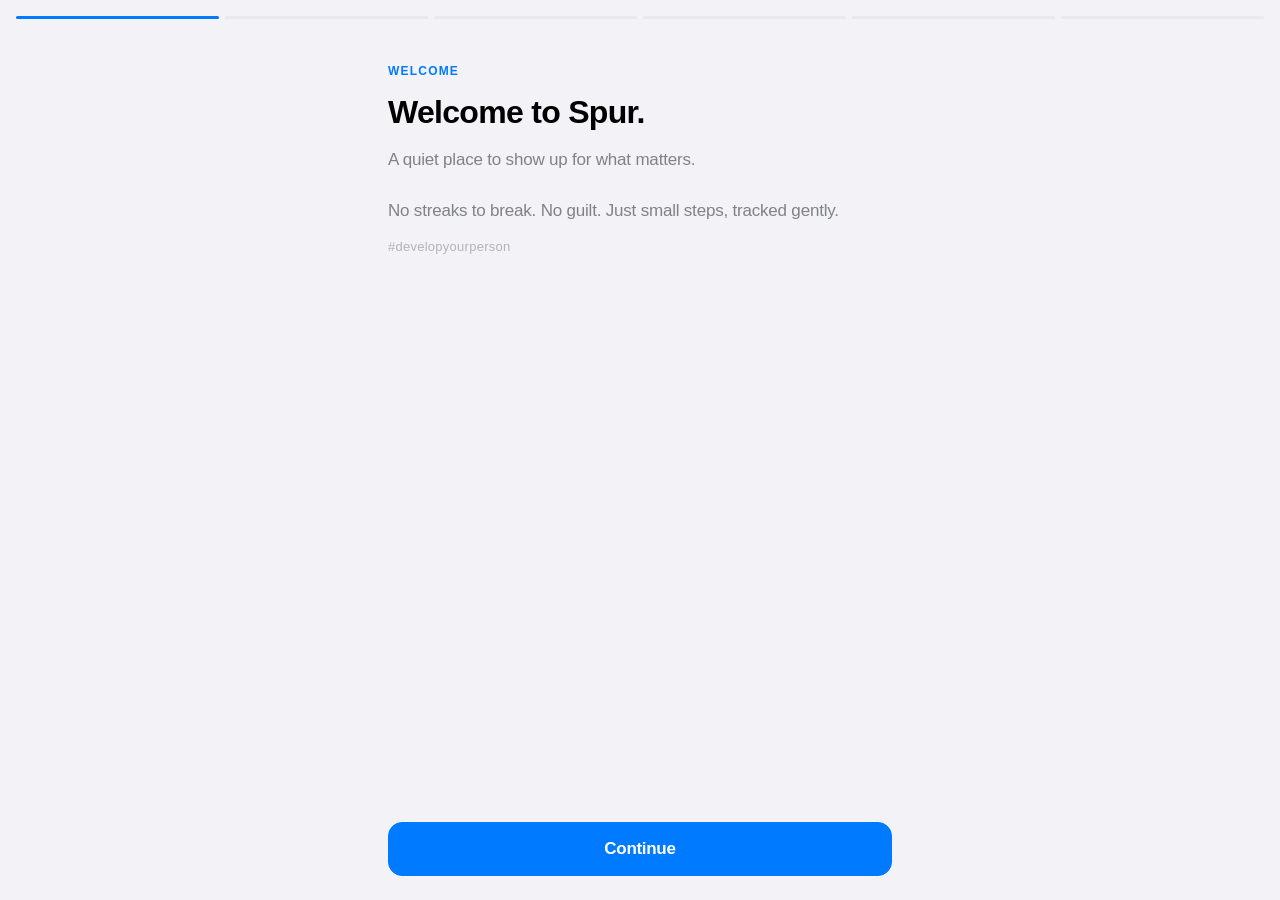
<file: index.html>
<!DOCTYPE html>
<html lang="en">
<head>
<meta charset="UTF-8" />
<meta name="viewport" content="width=device-width, initial-scale=1.0, viewport-fit=cover" />
<meta http-equiv="Cache-Control" content="no-cache, no-store, must-revalidate" />
<meta http-equiv="Pragma" content="no-cache" />
<meta http-equiv="Expires" content="0" />
<title>Spur</title>
<script>
  // ============================================
  // VERSION POINTER — the only line you edit
  // ============================================
  var SPUR_VERSION = 'versions/spur-0.18.1.html';
  // ============================================

  location.replace('./' + SPUR_VERSION + '?v=1');
</script>
<noscript>
  <meta http-equiv="refresh" content="0; url=versions/spur-0.18.1.html" />
  <p style="font-family:-apple-system,sans-serif;padding:24px;color:#666;text-align:center">
    Loading Spur…
  </p>
</noscript>
</head>
<body>
<p style="font-family:-apple-system,sans-serif;padding:24px;color:#666;text-align:center">
  Loading Spur…
</p>
</body>
</html>
</file>
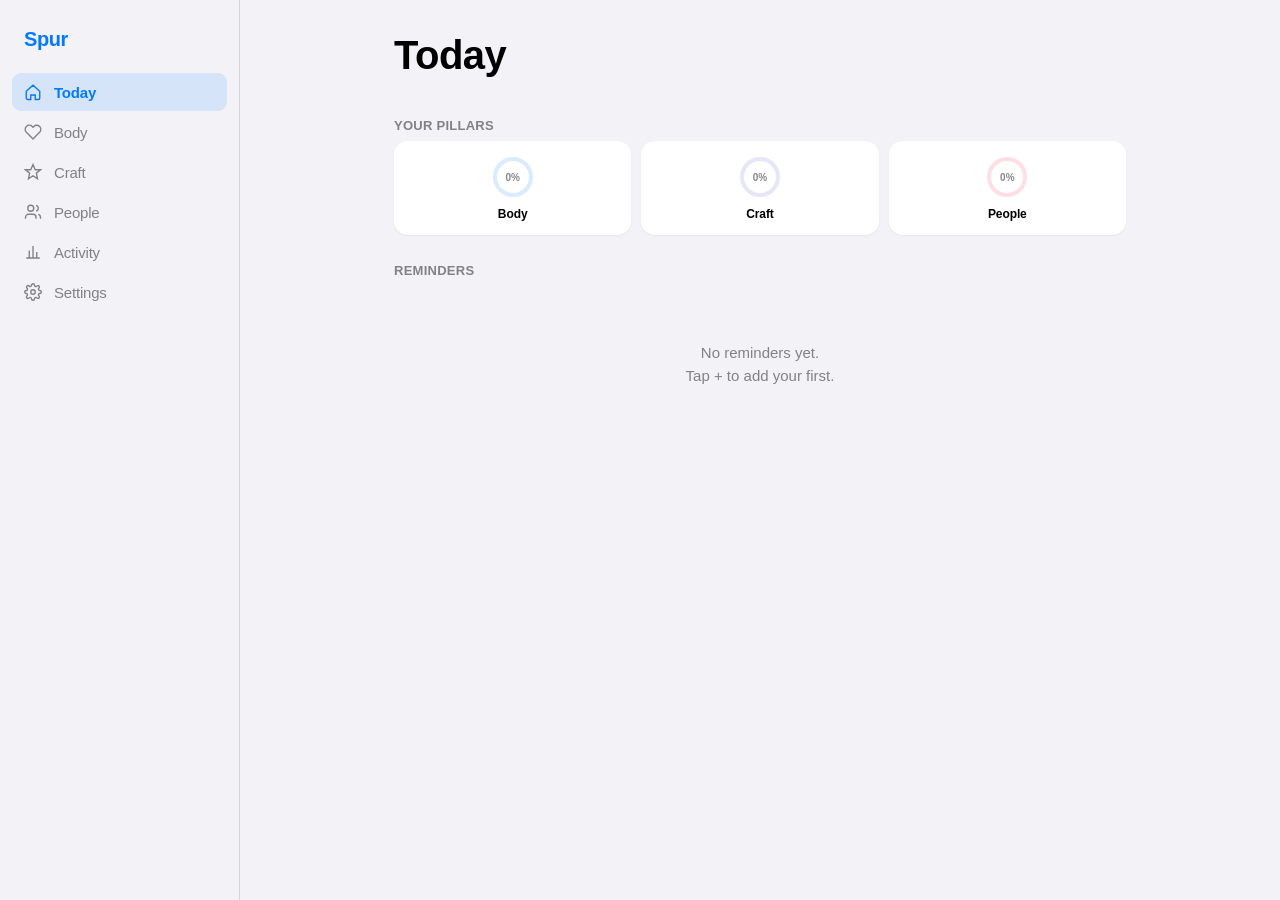
<file: versions/spur-0.12.html>
<!DOCTYPE html>
<html lang="en">
<head>
<meta charset="UTF-8" />
<meta name="viewport" content="width=device-width, initial-scale=1.0, viewport-fit=cover, maximum-scale=1.0, user-scalable=no" />
<meta name="apple-mobile-web-app-capable" content="yes" />
<meta name="apple-mobile-web-app-status-bar-style" content="default" />
<meta name="theme-color" content="#F2F2F7" />
<link rel="manifest" href="manifest.json" />
<title>Spur</title>
<style>
:root{
  --accent:#007AFF;--accent-soft:rgba(0,122,255,.12);--accent-hover:rgba(0,122,255,.08);
  --body:#007AFF;--body-soft:rgba(0,122,255,.12);
  --craft:#5856D6;--craft-soft:rgba(88,86,214,.12);
  --rel:#FF2D55;--rel-soft:rgba(255,45,85,.12);
  --settled:#C9963F;--settled-soft:rgba(201,150,63,.14);
  --success:#34C759;--destructive:#FF3B30;
  --bg:#F2F2F7;--surface:#FFFFFF;--surface-inset:rgba(120,120,128,.08);
  --text:#000000;--text-2:rgba(60,60,67,.62);--text-3:rgba(60,60,67,.34);
  --hairline:rgba(60,60,67,.16);
  --shadow-card:0 1px 3px rgba(0,0,0,.04), 0 1px 1px rgba(0,0,0,.02);
  --r-card:14px;--r-nested:10px;--r-icon:8px;
  --safe-top:env(safe-area-inset-top,0px);--safe-bottom:env(safe-area-inset-bottom,0px);
  --spring:cubic-bezier(.32,.72,0,1);--ease:cubic-bezier(.4,0,.2,1);
  --font:-apple-system,BlinkMacSystemFont,"SF Pro Text","SF Pro Display","Segoe UI",Roboto,sans-serif;
}
[data-theme="dark"]{
  --accent:#0A84FF;--accent-soft:rgba(10,132,255,.18);--accent-hover:rgba(10,132,255,.12);
  --body:#0A84FF;--body-soft:rgba(10,132,255,.18);
  --craft:#7B79E0;--craft-soft:rgba(123,121,224,.18);
  --rel:#FF375F;--rel-soft:rgba(255,55,95,.18);
  --settled:#E8B563;--settled-soft:rgba(232,181,99,.18);
  --bg:#000000;--surface:#1C1C1E;--surface-inset:rgba(120,120,128,.16);
  --text:#FFFFFF;--text-2:rgba(235,235,245,.6);--text-3:rgba(235,235,245,.3);
  --hairline:rgba(84,84,88,.5);--shadow-card:0 1px 3px rgba(0,0,0,.4);
}
*{box-sizing:border-box;-webkit-tap-highlight-color:transparent}
html,body{margin:0;padding:0;font-family:var(--font);background:var(--bg);color:var(--text);height:100%;overflow:hidden;-webkit-font-smoothing:antialiased;overscroll-behavior:none}
button{font-family:inherit}
.app{position:fixed;inset:0;display:grid;grid-template-areas:"sidebar main";grid-template-columns:0 1fr;background:var(--bg)}
.sidebar{grid-area:sidebar;background:var(--bg);border-right:.5px solid var(--hairline);padding:16px;padding-top:calc(16px + var(--safe-top));overflow-y:auto;display:none;flex-direction:column;gap:2px}
.sidebar-brand{font-size:20px;font-weight:700;letter-spacing:-.4px;padding:8px 12px 20px;color:var(--accent)}
.sidebar-item{display:flex;align-items:center;gap:12px;padding:10px 12px;border-radius:9px;border:none;background:none;font-size:15px;font-weight:500;color:var(--text-2);cursor:pointer;text-align:left;letter-spacing:-.2px;width:100%;position:relative}
.sidebar-item:hover{background:var(--surface-inset)}
.sidebar-item.active{background:var(--accent-soft);color:var(--accent);font-weight:600}
.sidebar-item svg{width:18px;height:18px;stroke:currentColor;stroke-width:1.8;fill:none;flex-shrink:0}
.sidebar-item .badge{margin-left:auto;background:var(--destructive);color:#fff;font-size:11px;font-weight:600;padding:1px 7px;border-radius:9px;min-width:18px;text-align:center}
.main{grid-area:main;display:flex;flex-direction:column;overflow:hidden;position:relative;min-width:0}
.nav{position:relative;display:flex;align-items:center;justify-content:space-between;padding:12px 16px 10px;padding-top:calc(12px + var(--safe-top));background:rgba(249,249,249,.82);backdrop-filter:saturate(180%) blur(20px);-webkit-backdrop-filter:saturate(180%) blur(20px);border-bottom:.5px solid var(--hairline);flex-shrink:0;min-height:44px;z-index:5}
[data-theme="dark"] .nav{background:rgba(28,28,30,.82)}
.nav-logo{font-size:20px;font-weight:700;letter-spacing:-.5px;color:var(--accent);cursor:pointer;background:none;border:none;padding:4px 0;font-family:inherit}
.nav-logo:active{opacity:.6}
.nav-title{position:absolute;left:50%;transform:translateX(-50%);font-size:17px;font-weight:600;letter-spacing:-.4px;margin:0;opacity:0;transition:opacity .25s var(--ease)}
.nav-title.visible{opacity:1}
.nav-actions{display:flex;align-items:center;gap:2px}
.nav-btn{background:none;border:none;padding:8px;color:var(--accent);cursor:pointer;display:flex;align-items:center;justify-content:center;border-radius:8px;min-width:38px;height:38px}
.nav-btn:active{transform:scale(.94)}
.nav-btn svg{width:20px;height:20px;stroke:currentColor;stroke-width:2.2;fill:none;stroke-linecap:round}
.screens{flex:1;overflow-y:auto;overflow-x:hidden;-webkit-overflow-scrolling:touch}
.screen{display:none}
.screen.active{display:block;animation:screen-in .3s var(--ease)}
@keyframes screen-in{from{opacity:0;transform:translateY(3px)}to{opacity:1;transform:none}}
.content{max-width:680px;margin:0 auto;padding:0 16px;padding-bottom:calc(120px + var(--safe-bottom))}
.large-title{font-size:34px;font-weight:700;letter-spacing:-.5px;margin:0;padding:12px 16px 8px;max-width:680px;margin-left:auto;margin-right:auto;line-height:1.15;display:flex;align-items:center;justify-content:space-between}
.large-title-actions{display:flex;gap:4px}
.lt-btn{background:none;border:none;color:var(--accent);font-size:15px;font-weight:500;padding:6px 10px;border-radius:8px;cursor:pointer;letter-spacing:-.2px}
.lt-btn:active{background:var(--accent-soft)}
.section-header{display:flex;align-items:center;justify-content:space-between;font-size:13px;font-weight:600;color:var(--text-2);letter-spacing:.02em;text-transform:uppercase;padding:24px 0 8px}
.section-header span:first-child{display:inline-block}
.edit-toggle{background:none;border:none;color:var(--accent);font-size:13px;font-weight:600;padding:0;cursor:pointer;letter-spacing:.02em;text-transform:uppercase}
.edit-toggle:active{opacity:.6}
.group{background:var(--surface);border-radius:var(--r-card);box-shadow:var(--shadow-card);overflow:hidden}
.row{display:flex;align-items:center;gap:12px;padding:13px 16px;min-height:52px;position:relative;cursor:pointer;background:var(--surface);border:none;width:100%;text-align:left;font:inherit;color:inherit;transition:background .3s var(--ease)}
.row.wash{animation:rowWash .9s var(--ease)}
@keyframes rowWash{0%,100%{background:var(--surface)}30%{background:var(--pillar-soft,var(--accent-soft))}}
.row:active{background:var(--surface-inset)}
.row + .row::before{content:"";position:absolute;top:0;left:56px;right:0;height:.5px;background:var(--hairline)}
.row.edit-mode{cursor:default;padding-right:8px}
.row-icon{width:32px;height:32px;border-radius:var(--r-icon);display:flex;align-items:center;justify-content:center;flex-shrink:0;color:#fff}
.row-icon svg{width:18px;height:18px;fill:none;stroke:#fff;stroke-width:1.8;stroke-linecap:round;stroke-linejoin:round}
.row-body{flex:1;min-width:0}
.row-title{font-size:16px;font-weight:500;letter-spacing:-.35px;line-height:1.3;overflow:hidden;text-overflow:ellipsis;white-space:nowrap;transition:color .25s var(--ease)}
.row-sub{font-size:14px;color:var(--text-2);letter-spacing:-.15px;margin-top:2px;transition:opacity .25s var(--ease)}
.row.done .row-title{color:var(--text-3)}
.row.done .row-sub{opacity:.5}
.row-value{font-size:16px;color:var(--text-2);letter-spacing:-.35px}
.check{width:24px;height:24px;border-radius:50%;border:1.8px solid var(--text-3);flex-shrink:0;cursor:pointer;transition:all .25s var(--spring);position:relative}
.check.done{background:var(--pillar,var(--accent));border-color:var(--pillar,var(--accent));transform:scale(1.04);animation:checkPop .35s var(--spring)}
.check.done::after{content:"";position:absolute;left:7px;top:3px;width:5px;height:10px;border:solid #fff;border-width:0 2px 2px 0;transform:rotate(45deg)}
.check.settled{background:var(--settled);border-color:var(--settled);animation:none}
@keyframes checkPop{0%{transform:scale(.85);box-shadow:0 0 0 0 var(--pillar-soft,var(--accent-soft))}60%{transform:scale(1.12);box-shadow:0 0 0 8px transparent}100%{transform:scale(1.04);box-shadow:0 0 0 0 transparent}}
.edit-actions{display:flex;align-items:center;gap:2px;flex-shrink:0}
.icon-btn{background:none;border:none;padding:8px;border-radius:8px;cursor:pointer;color:var(--text-2);display:flex;align-items:center;justify-content:center}
.icon-btn:hover{background:var(--surface-inset)}
.icon-btn:active{background:var(--surface-inset)}
.icon-btn svg{width:18px;height:18px;stroke:currentColor;stroke-width:2;fill:none;stroke-linecap:round;stroke-linejoin:round}
.icon-btn.destructive{color:var(--destructive)}
.add-habit-row{background:transparent;border-top:.5px solid var(--hairline);color:var(--accent);font-size:15px;font-weight:500;padding:14px 16px;width:100%;text-align:left;display:flex;align-items:center;gap:8px;cursor:pointer}
.add-habit-row svg{width:16px;height:16px;stroke:currentColor;stroke-width:2.4;fill:none;stroke-linecap:round}
.hero{background:var(--surface);border-radius:var(--r-card);box-shadow:var(--shadow-card);padding:24px 20px;display:flex;align-items:center;gap:20px;position:relative;transition:box-shadow .5s var(--ease)}
.hero.flash{animation:heroFlash .9s var(--ease)}
@keyframes heroFlash{0%,100%{box-shadow:var(--shadow-card)}30%{box-shadow:0 0 0 3px var(--pillar,var(--accent)),0 8px 24px var(--pillar-soft,var(--accent-soft))}}
.ring{position:relative;width:88px;height:88px;flex-shrink:0}
.ring svg{transform:rotate(-90deg);display:block}
.ring-track{fill:none;stroke:var(--pillar-soft,var(--accent-soft));stroke-width:6}
.ring-fill{fill:none;stroke:var(--pillar,var(--accent));stroke-width:6;stroke-linecap:round;transition:stroke-dashoffset .9s var(--spring)}
.ring-label{position:absolute;inset:0;display:flex;align-items:center;justify-content:center;font-size:20px;font-weight:600;letter-spacing:-.6px}
.hero-info{flex:1;min-width:0}
.hero-number{font-size:26px;font-weight:600;letter-spacing:-.7px;line-height:1.15}
.hero-label{font-size:15px;color:var(--text-2);letter-spacing:-.2px;margin-top:2px}
.hero-streak{margin-top:10px;font-size:14px;font-weight:500;color:var(--pillar,var(--accent));letter-spacing:-.15px;display:flex;align-items:center;gap:5px}
.hero-streak svg{width:13px;height:13px;fill:currentColor;stroke:none}
.hero-msg{position:absolute;bottom:8px;right:20px;font-size:12px;font-weight:600;color:var(--pillar,var(--accent));opacity:0;pointer-events:none;transition:opacity .3s var(--ease)}
.hero-msg.show{opacity:1;animation:msgIn 1.8s var(--ease)}
@keyframes msgIn{0%{opacity:0;transform:translateY(4px)}15%{opacity:1;transform:translateY(0)}70%{opacity:1}100%{opacity:0;transform:translateY(0)}}
.money-btn{display:flex;align-items:center;gap:8px;margin-top:10px;padding:6px 12px;background:var(--pillar-soft,var(--craft-soft));color:var(--pillar,var(--craft));border:none;border-radius:999px;font-size:13px;font-weight:600;letter-spacing:-.1px;cursor:pointer}
.money-btn:active{transform:scale(.96)}
.money-btn-action{background:var(--pillar,var(--craft));color:#fff;font-size:11px;font-weight:700;padding:2px 8px;border-radius:999px}
.month-counter{margin-top:8px;font-size:12px;color:var(--text-2);letter-spacing:-.1px}
.month-counter strong{color:var(--pillar,var(--accent));font-weight:600}
.week{background:var(--surface);border-radius:var(--r-card);box-shadow:var(--shadow-card);padding:16px 12px;display:flex;justify-content:space-between;gap:4px}
.day{flex:1;display:flex;flex-direction:column;align-items:center;gap:7px;position:relative;cursor:pointer;background:none;border:none;padding:4px 0;font-family:inherit;border-radius:8px}
.day:active{background:var(--surface-inset)}
.dot{width:26px;height:26px;border-radius:50%;background:var(--surface-inset);display:flex;align-items:center;justify-content:center;font-size:12px;font-weight:700;color:var(--text-3);transition:all .3s var(--spring);position:relative}
.dot.done{background:var(--pillar,var(--accent));color:#fff;transform:scale(1.05)}
.dot.partial{background:var(--pillar-soft,var(--accent-soft));color:var(--pillar,var(--accent))}
.dot.today{box-shadow:0 0 0 2px var(--pillar,var(--accent))}
.dot .jdot{position:absolute;bottom:-5px;left:50%;transform:translateX(-50%);width:4px;height:4px;border-radius:50%;background:var(--pillar,var(--accent));opacity:.6}
.day-label{font-size:11px;font-weight:600;color:var(--text-2)}
.day.today .day-label{color:var(--pillar,var(--accent))}
.journal{background:var(--surface);border-radius:var(--r-card);box-shadow:var(--shadow-card);padding:16px;transition:box-shadow .5s var(--ease)}
.journal.pulse{animation:journalPulse 1s var(--ease)}
@keyframes journalPulse{0%,100%{box-shadow:var(--shadow-card)}40%{box-shadow:0 0 0 3px var(--pillar-soft,var(--accent-soft))}}
.journal textarea{width:100%;background:transparent;border:none;font-family:inherit;font-size:16px;color:var(--text);outline:none;resize:none;min-height:52px;letter-spacing:-.35px;line-height:1.45}
.journal textarea::placeholder{color:var(--text-3)}
.journal-meta{display:flex;justify-content:space-between;align-items:center;margin-top:8px;font-size:13px;color:var(--text-3)}
.journal-saved{color:var(--success);font-weight:600;opacity:0;transition:opacity .3s var(--ease)}
.journal-saved.show{opacity:1}
.review{background:var(--surface);border-radius:var(--r-card);box-shadow:var(--shadow-card);padding:16px}
.review-title{font-size:15px;font-weight:600;letter-spacing:-.25px;margin-bottom:6px}
.review-text{font-size:15px;color:var(--text-2);letter-spacing:-.2px;line-height:1.5}
.note{text-align:center;color:var(--text-3);font-size:13px;padding:16px 24px 0;line-height:1.5}
.stat-grid{display:grid;grid-template-columns:1fr 1fr;gap:12px}
.stat{background:var(--surface);border-radius:var(--r-card);box-shadow:var(--shadow-card);padding:16px}
.stat-value{font-size:32px;font-weight:600;letter-spacing:-1px;line-height:1.1}
.stat-label{font-size:13px;color:var(--text-2);margin-top:4px}
.chart-wrap{background:var(--surface);border-radius:var(--r-card);box-shadow:var(--shadow-card);padding:20px 16px 44px;height:180px}
.chart{display:flex;align-items:flex-end;justify-content:space-between;height:100%;gap:10px}
.bar{flex:1;background:var(--pillar,var(--accent));border-radius:6px 6px 3px 3px;position:relative;min-height:5px;opacity:.9}
.bar span{position:absolute;bottom:-24px;left:50%;transform:translateX(-50%);font-size:11px;font-weight:600;color:var(--text-2)}
.money-week{background:var(--surface);border-radius:var(--r-card);box-shadow:var(--shadow-card);padding:8px 16px}
.money-week-row{display:flex;justify-content:space-between;align-items:center;padding:10px 0}
.money-week-row + .money-week-row{border-top:.5px solid var(--hairline)}
.money-week-row .label{font-size:14px;color:var(--text-2)}
.money-week-row .value{font-size:15px;font-weight:600;letter-spacing:-.3px}
.money-week-row .value.in{color:var(--success)}
.money-week-row .value.out{color:var(--destructive)}
.switch{position:relative;display:inline-block;width:51px;height:31px;flex-shrink:0}
.switch input{opacity:0;width:0;height:0}
.slider{position:absolute;cursor:pointer;inset:0;background:rgba(120,120,128,.2);border-radius:31px;transition:.28s var(--spring)}
.slider::before{content:"";position:absolute;height:27px;width:27px;left:2px;bottom:2px;background:#fff;border-radius:50%;transition:.28s var(--spring);box-shadow:0 2px 5px rgba(0,0,0,.18)}
input:checked + .slider{background:var(--success)}
input:checked + .slider::before{transform:translateX(20px)}
.empty{text-align:center;color:var(--text-2);font-size:15px;padding:56px 24px;line-height:1.5}
.tabbar{position:absolute;left:0;right:0;bottom:0;display:flex;background:rgba(249,249,249,.86);backdrop-filter:saturate(180%) blur(22px);-webkit-backdrop-filter:saturate(180%) blur(22px);border-top:.5px solid var(--hairline);padding:6px 4px 4px;padding-bottom:calc(4px + var(--safe-bottom));z-index:20}
[data-theme="dark"] .tabbar{background:rgba(28,28,30,.86)}
.tab{flex:1;background:none;border:none;display:flex;flex-direction:column;align-items:center;gap:3px;padding:6px 0;color:var(--text-2);font-size:10px;font-weight:600;cursor:pointer;position:relative}
.tab.active{color:var(--accent)}
.tab svg{width:26px;height:26px;stroke:currentColor;stroke-width:1.7;fill:none;stroke-linecap:round;stroke-linejoin:round}
.tab .badge{position:absolute;top:2px;right:calc(50% - 18px);background:var(--destructive);color:#fff;font-size:11px;font-weight:600;border-radius:9px;padding:1px 6px;min-width:18px;text-align:center;line-height:14px}
.overlay{position:fixed;inset:0;background:rgba(0,0,0,.4);opacity:0;pointer-events:none;transition:opacity .3s var(--ease);z-index:100}
.overlay.active{opacity:1;pointer-events:auto}
.sheet{position:fixed;left:0;right:0;bottom:0;background:var(--bg);border-radius:20px 20px 0 0;transform:translateY(100%);transition:transform .38s var(--spring);z-index:101;padding-bottom:calc(16px + var(--safe-bottom));max-height:88%;display:flex;flex-direction:column;overflow:hidden}
.sheet.active{transform:translateY(0)}
.sheet-handle{width:36px;height:5px;background:var(--text-3);border-radius:3px;margin:8px auto 4px}
.sheet-header{display:flex;justify-content:space-between;align-items:center;padding:8px 16px 12px;border-bottom:.5px solid var(--hairline)}
.sheet-title{font-size:17px;font-weight:600;letter-spacing:-.4px;margin:0}
.sheet-btn{background:none;border:none;color:var(--accent);font-size:16px;padding:6px 4px;cursor:pointer;border-radius:6px}
.sheet-btn.bold{font-weight:600}
.sheet-body{padding:20px 16px;overflow-y:auto}
.field{margin-bottom:20px}
.field-label{font-size:13px;font-weight:600;color:var(--text-2);text-transform:uppercase;letter-spacing:.04em;margin-bottom:8px;padding-left:4px}
.field-input{width:100%;background:var(--surface);border:1px solid var(--hairline);border-radius:var(--r-nested);padding:12px 14px;font-size:16px;font-family:inherit;color:var(--text);outline:none;letter-spacing:-.35px}
.field-input:focus{border-color:var(--accent);box-shadow:0 0 0 3px var(--accent-soft)}
.chip-row{display:flex;gap:8px;flex-wrap:wrap}
.chip{background:var(--surface);border:1px solid var(--hairline);border-radius:var(--r-nested);padding:10px 16px;font-size:15px;color:var(--text);cursor:pointer;letter-spacing:-.2px}
.chip.selected{background:var(--accent);color:#fff;border-color:var(--accent);font-weight:500}
.timer-body{display:flex;flex-direction:column;align-items:center;padding:24px 16px 40px}
.timer-ring{position:relative;width:220px;height:220px;margin-bottom:24px}
.timer-ring svg{transform:rotate(-90deg);display:block}
.timer-track{fill:none;stroke:var(--craft-soft,rgba(88,86,214,.12));stroke-width:8}
.timer-fill{fill:none;stroke:var(--craft,#5856D6);stroke-width:8;stroke-linecap:round;transition:stroke-dashoffset .3s linear}
.timer-display{position:absolute;inset:0;display:flex;flex-direction:column;align-items:center;justify-content:center}
.timer-time{font-size:44px;font-weight:600;letter-spacing:-1.8px;line-height:1}
.timer-label{font-size:13px;font-weight:600;color:var(--text-2);text-transform:uppercase;letter-spacing:.06em;margin-top:8px}
.timer-presets{display:flex;gap:8px;justify-content:center;margin-bottom:24px}
.timer-actions{display:flex;gap:10px;justify-content:center}
.timer-btn{padding:12px 24px;border-radius:12px;border:1px solid var(--hairline);background:var(--surface);color:var(--text);font-size:15px;font-weight:600;letter-spacing:-.2px;cursor:pointer}
.timer-btn.primary{background:var(--craft,#5856D6);color:#fff;border-color:var(--craft,#5856D6)}
.money-summary{margin-top:8px;padding:14px 16px;background:var(--surface);border-radius:var(--r-nested);font-size:14px;color:var(--text-2);line-height:1.5}
.money-summary strong{color:var(--text);font-weight:600}
.money-summary .in{color:var(--success);font-weight:600}
.money-summary .out{color:var(--destructive);font-weight:600}
.icon-picker{display:grid;grid-template-columns:repeat(6,1fr);gap:8px}
.icon-opt{aspect-ratio:1;background:var(--surface);border:2px solid transparent;border-radius:10px;cursor:pointer;display:flex;align-items:center;justify-content:center;padding:0;transition:all .15s var(--spring)}
.icon-opt:active{transform:scale(.94)}
.icon-opt.selected{border-color:var(--accent);background:var(--accent-soft)}
.icon-opt svg{width:22px;height:22px;stroke:var(--text);stroke-width:1.8;fill:none;stroke-linecap:round;stroke-linejoin:round}
.icon-opt.selected svg{stroke:var(--accent)}
.color-picker{display:flex;gap:10px;flex-wrap:wrap}
.color-opt{width:36px;height:36px;border-radius:50%;border:3px solid transparent;cursor:pointer;transition:all .15s var(--spring);position:relative}
.color-opt:active{transform:scale(.94)}
.color-opt.selected{border-color:var(--text);transform:scale(1.05)}
.color-opt.selected::after{content:"";position:absolute;inset:4px;border-radius:50%;background:#fff;opacity:.5}
.float-dot{position:fixed;pointer-events:none;width:6px;height:6px;border-radius:50%;z-index:200;animation:floatDot .9s var(--ease) forwards}
@keyframes floatDot{0%{opacity:0;transform:translateY(0) scale(.6)}20%{opacity:1;transform:translateY(-4px) scale(1)}100%{opacity:0;transform:translateY(-28px) scale(.9)}}
.today-strip{display:grid;grid-template-columns:1fr 1fr 1fr;gap:10px;margin-bottom:4px}
.today-pillar{background:var(--surface);border-radius:var(--r-card);box-shadow:var(--shadow-card);padding:14px 12px;display:flex;flex-direction:column;align-items:center;gap:8px;cursor:pointer;border:none;font-family:inherit;text-align:center}
.today-pillar:active{transform:scale(.97)}
.today-pillar-ring{position:relative;width:44px;height:44px}
.today-pillar-ring svg{transform:rotate(-90deg);display:block}
.today-pillar-ring .track{fill:none;stroke:currentColor;opacity:.15;stroke-width:4}
.today-pillar-ring .fill{fill:none;stroke:currentColor;stroke-width:4;stroke-linecap:round;transition:stroke-dashoffset .6s var(--spring)}
.today-pillar-label{font-size:12px;font-weight:600;color:var(--text);letter-spacing:-.1px}
.today-pillar-pct{font-size:10px;font-weight:600;color:var(--text-2);position:absolute;inset:0;display:flex;align-items:center;justify-content:center}
.today-pillar.t-body{color:var(--body)}
.today-pillar.t-craft{color:var(--craft)}
.today-pillar.t-rel{color:var(--rel)}
.reminders-group{background:var(--surface);border-radius:var(--r-card);box-shadow:var(--shadow-card);overflow:hidden}
.done-separator{font-size:12px;font-weight:600;color:var(--text-3);text-transform:uppercase;letter-spacing:.06em;padding:14px 16px 8px;border-top:.5px solid var(--hairline)}
.reminders-group .row{animation:rowSlideIn .35s var(--spring)}
@keyframes rowSlideIn{from{opacity:0;transform:translateY(-6px)}to{opacity:1;transform:translateY(0)}}
.cal-header{display:flex;align-items:center;justify-content:space-between;padding:0 4px 16px}
.cal-title{font-size:20px;font-weight:700;letter-spacing:-.4px}
.cal-nav{display:flex;gap:4px}
.cal-nav button{background:var(--surface);border:1px solid var(--hairline);border-radius:8px;width:36px;height:36px;display:flex;align-items:center;justify-content:center;cursor:pointer;color:var(--accent);font-size:16px}
.cal-nav button:active{background:var(--surface-inset)}
.cal-weekdays{display:grid;grid-template-columns:repeat(7,1fr);gap:4px;margin-bottom:6px}
.cal-weekday{text-align:center;font-size:11px;font-weight:600;color:var(--text-2);text-transform:uppercase;letter-spacing:.04em;padding:6px 0}
.cal-grid{display:grid;grid-template-columns:repeat(7,1fr);gap:4px}
.cal-day{aspect-ratio:1;background:var(--surface);border-radius:10px;border:none;cursor:pointer;display:flex;flex-direction:column;align-items:center;justify-content:center;font-family:inherit;position:relative;padding:0;transition:transform .15s var(--spring)}
.cal-day:active{transform:scale(.94)}
.cal-day.empty{background:transparent;cursor:default;pointer-events:none}
.cal-day .num{font-size:14px;font-weight:600;color:var(--text);line-height:1}
.cal-day.today{border:2px solid var(--cal-pillar,var(--accent))}
.cal-day.full{background:var(--cal-pillar,var(--accent));color:#fff}
.cal-day.full .num{color:#fff}
.cal-day.partial{background:var(--cal-pillar-soft,var(--accent-soft))}
.cal-day .cal-dots{position:absolute;bottom:4px;display:flex;gap:3px}
.cal-dot{width:5px;height:5px;border-radius:50%;background:var(--cal-pillar,var(--accent))}
.cal-day.full .cal-dot{background:#fff}
.cal-legend{display:flex;gap:14px;justify-content:center;padding:16px 0 0;font-size:12px;color:var(--text-2)}
.cal-legend span{display:flex;align-items:center;gap:5px}
.cal-legend .leg-dot{width:8px;height:8px;border-radius:50%;background:var(--cal-pillar,var(--accent))}
.cal-legend .leg-dot.soft{background:var(--cal-pillar-soft,var(--accent-soft))}
.day-detail-header{padding:0 0 12px}
.day-detail-date{font-size:22px;font-weight:700;letter-spacing:-.5px}
.day-detail-weekday{font-size:13px;color:var(--text-2);margin-top:2px}
.day-detail-streak{display:inline-flex;align-items:center;gap:5px;margin-top:8px;padding:5px 10px;border-radius:999px;font-size:12px;font-weight:600}
.day-detail-streak svg{width:12px;height:12px;fill:currentColor}
.day-detail-journal{background:var(--surface);border-radius:var(--r-nested);padding:14px 16px;margin-top:12px;font-size:15px;color:var(--text);line-height:1.5;letter-spacing:-.2px;white-space:pre-wrap}
.day-detail-journal.empty{color:var(--text-3);font-style:italic}
.day-detail-empty{text-align:center;color:var(--text-2);font-size:15px;padding:40px 24px;line-height:1.5}
.day-detail-actions{padding-top:16px;display:flex;gap:8px}
.day-detail-actions button{flex:1;padding:12px;border-radius:10px;border:1px solid var(--hairline);background:var(--surface);color:var(--text);font-size:15px;font-weight:600;cursor:pointer}
.version{text-align:center;font-size:12px;color:var(--text-3);padding:32px 16px 16px}
@media (max-width:767px){.sidebar{display:none}.app{grid-template-columns:0 1fr}}
@media (min-width:768px) and (max-width:1023px){
  .app{grid-template-columns:88px 1fr}.sidebar{display:flex}
  .sidebar-brand{font-size:11px;font-weight:700;text-align:center;padding:8px 0 20px}
  .sidebar-item{flex-direction:column;gap:5px;padding:10px 6px;font-size:10px;font-weight:600;text-align:center}
  .sidebar-item svg{width:22px;height:22px}
  .sidebar-item .badge{position:absolute;top:4px;right:14px;margin-left:0}
  .tabbar,.nav{display:none}
  .large-title{font-size:38px;padding:24px 20px 12px;max-width:760px}
  .content{max-width:760px;padding:0 20px;padding-bottom:32px}
}
@media (min-width:1024px){
  .app{grid-template-columns:240px 1fr}.sidebar{display:flex}
  .tabbar,.nav{display:none}
  .large-title{font-size:40px;padding:32px 24px 16px;max-width:780px}
  .content{max-width:780px;padding:0 24px;padding-bottom:32px}
  .sidebar{padding:20px 12px}
}
@media (prefers-reduced-motion:reduce){*,*::before,*::after{animation-duration:.001ms !important;transition-duration:.001ms !important}}
</style>
</head>
<body>

<div class="app">
  <aside class="sidebar">
    <div class="sidebar-brand">Spur</div>
    <button class="sidebar-item active" data-screen="today">
      <svg viewBox="0 0 24 24"><path d="M3 11l9-8 9 8v9a2 2 0 01-2 2h-4v-6h-6v6H5a2 2 0 01-2-2z"/></svg>
      <span>Today</span>
      <span class="badge" id="sidebarBadge" style="display:none">0</span>
    </button>
    <button class="sidebar-item" data-screen="body">
      <svg viewBox="0 0 24 24"><path d="M20.84 4.61a5.5 5.5 0 00-7.78 0L12 5.67l-1.06-1.06a5.5 5.5 0 10-7.78 7.78l1.06 1.06L12 21.23l7.78-7.78 1.06-1.06a5.5 5.5 0 000-7.78z"/></svg>
      <span>Body</span>
    </button>
    <button class="sidebar-item" data-screen="craft">
      <svg viewBox="0 0 24 24"><path d="M12 2l3 7h7l-5.5 4.5L18 21l-6-4-6 4 1.5-7.5L2 9h7z"/></svg>
      <span>Craft</span>
    </button>
    <button class="sidebar-item" data-screen="rel">
      <svg viewBox="0 0 24 24"><path d="M16 21v-2a4 4 0 00-4-4H6a4 4 0 00-4 4v2"/><circle cx="9" cy="7" r="4"/><path d="M22 21v-2a4 4 0 00-3-3.87M16 3.13a4 4 0 010 7.75"/></svg>
      <span>People</span>
    </button>
    <button class="sidebar-item" data-screen="activity">
      <svg viewBox="0 0 24 24"><path d="M3 20h18M7 20V10M12 20V4M17 20v-8"/></svg>
      <span>Activity</span>
    </button>
    <button class="sidebar-item" data-screen="settings">
      <svg viewBox="0 0 24 24"><circle cx="12" cy="12" r="3"/><path d="M19.4 15a1.7 1.7 0 00.3 1.9l.1.1a2 2 0 11-2.8 2.8l-.1-.1a1.7 1.7 0 00-1.9-.3 1.7 1.7 0 00-1 1.5V21a2 2 0 11-4 0v-.1a1.7 1.7 0 00-1.1-1.5 1.7 1.7 0 00-1.9.3l-.1.1a2 2 0 11-2.8-2.8l.1-.1a1.7 1.7 0 00.3-1.9 1.7 1.7 0 00-1.5-1H3a2 2 0 110-4h.1a1.7 1.7 0 001.5-1.1 1.7 1.7 0 00-.3-1.9l-.1-.1a2 2 0 112.8-2.8l.1.1a1.7 1.7 0 001.9.3H9a1.7 1.7 0 001-1.5V3a2 2 0 114 0v.1a1.7 1.7 0 001 1.5 1.7 1.7 0 001.9-.3l.1-.1a2 2 0 112.8 2.8l-.1.1a1.7 1.7 0 00-.3 1.9V9a1.7 1.7 0 001.5 1H21a2 2 0 110 4h-.1a1.7 1.7 0 00-1.5 1z"/></svg>
      <span>Settings</span>
    </button>
  </aside>

  <div class="main">
    <header class="nav">
      <button class="nav-logo" id="navLogo">Spur</button>
      <h1 class="nav-title" id="navTitle">Today</h1>
      <div class="nav-actions">
        <button class="nav-btn" id="navAdd" aria-label="Add">
          <svg viewBox="0 0 24 24"><path d="M12 5v14M5 12h14"/></svg>
        </button>
      </div>
    </header>

    <main class="screens" id="screens">
      <section class="screen active" id="screen-today">
        <h1 class="large-title">Today</h1>
        <div class="content">
          <div class="section-header"><span>Your Pillars</span></div>
          <div class="today-strip" id="todayStrip"></div>

          <div class="section-header"><span>Reminders</span></div>
          <div class="reminders-group" id="remindersGroup"></div>
          <div class="empty" id="emptyReminders">No reminders yet.<br>Tap + to add your first.</div>
        </div>
      </section>

      <section class="screen" id="screen-body" style="--pillar:var(--body);--pillar-soft:var(--body-soft)">
        <div class="large-title"><span>Body</span><div class="large-title-actions"><button class="lt-btn" data-history="body">History</button></div></div>
        <div class="content">
          <div class="hero" id="bodyHero">
            <div class="ring">
              <svg width="88" height="88" viewBox="0 0 88 88">
                <circle class="ring-track" cx="44" cy="44" r="38"/>
                <circle class="ring-fill" id="bodyRing" cx="44" cy="44" r="38" stroke-dasharray="238.76" stroke-dashoffset="238.76"/>
              </svg>
              <div class="ring-label" id="bodyRingLabel">0%</div>
            </div>
            <div class="hero-info">
              <div class="hero-number" id="bodyHeroNumber">0 of 3</div>
              <div class="hero-label">habits done today</div>
              <div class="hero-streak" id="bodyStreak">
                <svg viewBox="0 0 16 16"><path d="M8 1c.5 2 2 3 3 4.5C12.5 7 13 8.5 13 10a5 5 0 11-10 0c0-1.5.5-3 2-4.5C6 4 7.5 3 8 1z"/></svg>
                <span>Start your streak today</span>
              </div>
              <div class="month-counter" id="bodyMonth"></div>
            </div>
            <div class="hero-msg" id="bodyMsg"></div>
          </div>
          <div class="section-header"><span>Today's Habits</span><button class="edit-toggle" data-edit="body">Edit</button></div>
          <div class="group" id="bodyHabits"></div>
          <div class="section-header"><span>Last 7 Days</span></div>
          <div class="week" id="bodyWeek"></div>
          <div class="section-header"><span>Body Journal</span></div>
          <div class="journal" id="bodyJournalCard">
            <textarea id="bodyJournal" placeholder="How does your body feel today?" rows="2"></textarea>
            <div class="journal-meta"><span id="bodyJournalDate"></span><span class="journal-saved" id="bodyJournalSaved">Saved</span></div>
          </div>
          <div class="section-header"><span>Weekly Review</span></div>
          <div class="review">
            <div class="review-title">Sunday reflection</div>
            <div class="review-text">Which habit felt easiest? Which was hardest? What one tweak will you make next week?</div>
          </div>
          <div class="note">Gentle streaks — miss one day is grace, miss two resets.</div>
        </div>
      </section>

      <section class="screen" id="screen-craft" style="--pillar:var(--craft);--pillar-soft:var(--craft-soft)">
        <div class="large-title"><span>Craft</span><div class="large-title-actions"><button class="lt-btn" data-history="craft">History</button></div></div>
        <div class="content">
          <div class="hero" id="craftHero">
            <div class="ring">
              <svg width="88" height="88" viewBox="0 0 88 88">
                <circle class="ring-track" cx="44" cy="44" r="38"/>
                <circle class="ring-fill" id="craftRing" cx="44" cy="44" r="38" stroke-dasharray="238.76" stroke-dashoffset="238.76"/>
              </svg>
              <div class="ring-label" id="craftRingLabel">0%</div>
            </div>
            <div class="hero-info">
              <div class="hero-number" id="craftHeroNumber">0 of 4</div>
              <div class="hero-label">habits done today</div>
              <div class="hero-streak" id="craftStreak">
                <svg viewBox="0 0 16 16"><path d="M8 1c.5 2 2 3 3 4.5C12.5 7 13 8.5 13 10a5 5 0 11-10 0c0-1.5.5-3 2-4.5C6 4 7.5 3 8 1z"/></svg>
                <span>Start your streak today</span>
              </div>
              <button class="money-btn" id="moneyBtn">
                <span id="moneyToday">₦0 today</span>
                <span class="money-btn-action">Log</span>
              </button>
              <div class="month-counter" id="craftMonth"></div>
            </div>
            <div class="hero-msg" id="craftMsg"></div>
          </div>
          <div class="section-header"><span>Today's Habits</span><button class="edit-toggle" data-edit="craft">Edit</button></div>
          <div class="group" id="craftHabits"></div>
          <div class="section-header"><span>Last 7 Days</span></div>
          <div class="week" id="craftWeek"></div>
          <div class="section-header"><span>Craft Journal</span></div>
          <div class="journal" id="craftJournalCard">
            <textarea id="craftJournal" placeholder="What did you build, learn, or earn today?" rows="2"></textarea>
            <div class="journal-meta"><span id="craftJournalDate"></span><span class="journal-saved" id="craftJournalSaved">Saved</span></div>
          </div>
          <div class="section-header"><span>Weekly Review</span></div>
          <div class="review">
            <div class="review-title">Sunday reflection</div>
            <div class="review-text">Did you do focused work? Did you learn something real? Did you ship? Did money move in the right direction?</div>
          </div>
          <div class="note">Gentle streaks — miss one day is grace, miss two resets.</div>
        </div>
      </section>

      <section class="screen" id="screen-rel" style="--pillar:var(--rel);--pillar-soft:var(--rel-soft)">
        <div class="large-title"><span>People</span><div class="large-title-actions"><button class="lt-btn" data-history="rel">History</button></div></div>
        <div class="content">
          <div class="hero" id="relHero">
            <div class="ring">
              <svg width="88" height="88" viewBox="0 0 88 88">
                <circle class="ring-track" cx="44" cy="44" r="38"/>
                <circle class="ring-fill" id="relRing" cx="44" cy="44" r="38" stroke-dasharray="238.76" stroke-dashoffset="238.76"/>
              </svg>
              <div class="ring-label" id="relRingLabel">0%</div>
            </div>
            <div class="hero-info">
              <div class="hero-number" id="relHeroNumber">0 of 4</div>
              <div class="hero-label">habits done today</div>
              <div class="hero-streak" id="relStreak">
                <svg viewBox="0 0 16 16"><path d="M8 1c.5 2 2 3 3 4.5C12.5 7 13 8.5 13 10a5 5 0 11-10 0c0-1.5.5-3 2-4.5C6 4 7.5 3 8 1z"/></svg>
                <span>Start your streak today</span>
              </div>
              <div class="month-counter" id="relMonth"></div>
            </div>
            <div class="hero-msg" id="relMsg"></div>
          </div>
          <div class="section-header"><span>Today's Habits</span><button class="edit-toggle" data-edit="rel">Edit</button></div>
          <div class="group" id="relHabits"></div>
          <div class="section-header"><span>Last 7 Days</span></div>
          <div class="week" id="relWeek"></div>
          <div class="section-header"><span>People Journal</span></div>
          <div class="journal" id="relJournalCard">
            <textarea id="relJournal" placeholder="Who did you show up for today? How?" rows="2"></textarea>
            <div class="journal-meta"><span id="relJournalDate"></span><span class="journal-saved" id="relJournalSaved">Saved</span></div>
          </div>
          <div class="section-header"><span>Weekly Review</span></div>
          <div class="review">
            <div class="review-title">Sunday reflection</div>
            <div class="review-text">Who did you reach out to? Who needs you right now? Did you show up — your way, but on purpose?</div>
          </div>
          <div class="note">Gentle streaks — miss one day is grace, miss two resets.</div>
        </div>
      </section>

      <section class="screen" id="screen-activity">
        <h1 class="large-title">Activity</h1>
        <div class="content">
          <div class="stat-grid">
            <div class="stat"><div class="stat-value" id="bodyStreakStat">0</div><div class="stat-label">Body streak</div></div>
            <div class="stat"><div class="stat-value" id="craftStreakStat">0</div><div class="stat-label">Craft streak</div></div>
            <div class="stat"><div class="stat-value" id="relStreakStat">0</div><div class="stat-label">People streak</div></div>
            <div class="stat"><div class="stat-value" id="totalStat">0</div><div class="stat-label">This week</div></div>
          </div>
          <div class="section-header"><span>Body This Week</span></div>
          <div class="chart-wrap" style="--pillar:var(--body)"><div class="chart" id="bodyChart"></div></div>
          <div class="section-header"><span>Craft This Week</span></div>
          <div class="chart-wrap" style="--pillar:var(--craft)"><div class="chart" id="craftChart"></div></div>
          <div class="section-header"><span>People This Week</span></div>
          <div class="chart-wrap" style="--pillar:var(--rel)"><div class="chart" id="relChart"></div></div>
          <div class="section-header"><span>Money This Week</span></div>
          <div class="money-week" id="moneyWeek"></div>
          <div class="section-header"><span>Recent Journal</span></div>
          <div class="group" id="journalHistory"></div>
        </div>
      </section>

      <section class="screen" id="screen-settings">
        <h1 class="large-title">Settings</h1>
        <div class="content">
          <div class="section-header"><span>Notifications</span></div>
          <div class="group">
            <div class="row" style="cursor:default">
              <div class="row-icon" style="background:var(--accent)"><svg viewBox="0 0 24 24"><path d="M18 8A6 6 0 006 8c0 7-3 9-3 9h18s-3-2-3-9M13.73 21a2 2 0 01-3.46 0"/></svg></div>
              <div class="row-body">
                <div class="row-title">Reminder alerts</div>
                <div class="row-sub" id="notifStatus">Checking…</div>
              </div>
              <button class="lt-btn" id="notifBtn" style="padding:8px 14px;background:var(--accent);color:#fff;border-radius:9px;font-weight:600">Enable</button>
            </div>
            <button class="row" id="testNotifBtn">
              <div class="row-icon" style="background:#5856D6"><svg viewBox="0 0 24 24"><path d="M13 2L3 14h8l-1 8 10-12h-8z"/></svg></div>
              <div class="row-body"><div class="row-title">Send a test notification</div></div>
              <div class="row-value">›</div>
            </button>
          </div>

          <div class="section-header"><span>Appearance</span></div>
          <div class="group">
            <div class="row">
              <div class="row-icon" style="background:#8E8E93"><svg viewBox="0 0 24 24"><path d="M21 12.79A9 9 0 1111.21 3 7 7 0 0021 12.79z"/></svg></div>
              <div class="row-body"><div class="row-title">Dark Mode</div></div>
              <label class="switch"><input type="checkbox" id="darkToggle"><span class="slider"></span></label>
            </div>
          </div>

          <div class="section-header"><span>Data</span></div>
          <div class="group">
            <button class="row" id="exportBtn">
              <div class="row-icon" style="background:#34C759"><svg viewBox="0 0 24 24"><path d="M12 3v12m0 0l-4-4m4 4l4-4M5 21h14"/></svg></div>
              <div class="row-body"><div class="row-title">Export Data</div></div>
              <div class="row-value">›</div>
            </button>
            <button class="row" id="importBtn">
              <div class="row-icon" style="background:#007AFF"><svg viewBox="0 0 24 24"><path d="M12 21V9m0 0l-4 4m4-4l4 4M5 3h14"/></svg></div>
              <div class="row-body"><div class="row-title">Import Data</div></div>
              <div class="row-value">›</div>
            </button>
            <button class="row" id="resetBtn">
              <div class="row-icon" style="background:#FF3B30"><svg viewBox="0 0 24 24"><path d="M3 6h18M8 6V4a1 1 0 011-1h6a1 1 0 011 1v2m3 0v14a2 2 0 01-2 2H7a2 2 0 01-2-2V6"/></svg></div>
              <div class="row-body"><div class="row-title" style="color:var(--destructive)">Reset All</div></div>
            </button>
          </div>
          <div class="version">Spur v0.12</div>
        </div>
      </section>
    </main>

    <nav class="tabbar">
      <button class="tab active" data-screen="today">
        <svg viewBox="0 0 24 24"><path d="M3 11l9-8 9 8v9a2 2 0 01-2 2h-4v-6h-6v6H5a2 2 0 01-2-2z"/></svg>
        <span>Today</span>
        <span class="badge" id="todayBadge" style="display:none">0</span>
      </button>
      <button class="tab" data-screen="body">
        <svg viewBox="0 0 24 24"><path d="M20.84 4.61a5.5 5.5 0 00-7.78 0L12 5.67l-1.06-1.06a5.5 5.5 0 10-7.78 7.78l1.06 1.06L12 21.23l7.78-7.78 1.06-1.06a5.5 5.5 0 000-7.78z"/></svg>
        <span>Body</span>
      </button>
      <button class="tab" data-screen="craft">
        <svg viewBox="0 0 24 24"><path d="M12 2l3 7h7l-5.5 4.5L18 21l-6-4-6 4 1.5-7.5L2 9h7z"/></svg>
        <span>Craft</span>
      </button>
      <button class="tab" data-screen="rel">
        <svg viewBox="0 0 24 24"><path d="M16 21v-2a4 4 0 00-4-4H6a4 4 0 00-4 4v2"/><circle cx="9" cy="7" r="4"/><path d="M22 21v-2a4 4 0 00-3-3.87M16 3.13a4 4 0 010 7.75"/></svg>
        <span>People</span>
      </button>
      <button class="tab" data-screen="activity">
        <svg viewBox="0 0 24 24"><path d="M3 20h18M7 20V10M12 20V4M17 20v-8"/></svg>
        <span>Activity</span>
      </button>
      <button class="tab" data-screen="settings">
        <svg viewBox="0 0 24 24"><circle cx="12" cy="12" r="3"/><path d="M19.4 15a1.7 1.7 0 00.3 1.9l.1.1a2 2 0 11-2.8 2.8l-.1-.1a1.7 1.7 0 00-1.9-.3 1.7 1.7 0 00-1 1.5V21a2 2 0 11-4 0v-.1a1.7 1.7 0 00-1.1-1.5 1.7 1.7 0 00-1.9.3l-.1.1a2 2 0 11-2.8-2.8l.1-.1a1.7 1.7 0 00.3-1.9 1.7 1.7 0 00-1.5-1H3a2 2 0 110-4h.1a1.7 1.7 0 001.5-1.1 1.7 1.7 0 00-.3-1.9l-.1-.1a2 2 0 112.8-2.8l.1.1a1.7 1.7 0 001.9.3H9a1.7 1.7 0 001-1.5V3a2 2 0 114 0v.1a1.7 1.7 0 001 1.5 1.7 1.7 0 001.9-.3l.1-.1a2 2 0 112.8 2.8l-.1.1a1.7 1.7 0 00-.3 1.9V9a1.7 1.7 0 001.5 1H21a2 2 0 110 4h-.1a1.7 1.7 0 00-1.5 1z"/></svg>
        <span>Settings</span>
      </button>
    </nav>
  </div>
</div>

<!-- Import sheet -->
<div class="overlay" id="importOverlay"></div>
<div class="sheet" id="importSheet">
  <div class="sheet-handle"></div>
  <div class="sheet-header">
    <button class="sheet-btn" id="cancelImport">Cancel</button>
    <h2 class="sheet-title">Import Data</h2>
    <button class="sheet-btn bold" id="doImport">Restore</button>
  </div>
  <div class="sheet-body">
    <div class="field">
      <div class="field-label">Paste your export</div>
      <textarea class="field-input" id="importText" placeholder='Paste the JSON from your exported backup…' rows="8" style="font-family:ui-monospace,Menlo,monospace;font-size:13px;min-height:180px;resize:vertical;line-height:1.4"></textarea>
    </div>
    <div class="money-summary" id="importPreview" style="display:none"></div>
  </div>
</div>

<!-- Habit edit sheet -->
<div class="overlay" id="habitOverlay"></div>
<div class="sheet" id="habitSheet">
  <div class="sheet-handle"></div>
  <div class="sheet-header">
    <button class="sheet-btn" id="cancelHabit">Cancel</button>
    <h2 class="sheet-title" id="habitSheetTitle">Edit Habit</h2>
    <button class="sheet-btn bold" id="saveHabit">Save</button>
  </div>
  <div class="sheet-body">
    <div class="field">
      <div class="field-label">Title</div>
      <input class="field-input" id="habitTitle" placeholder="e.g. Morning stretch" autocomplete="off" />
    </div>
    <div class="field">
      <div class="field-label">Icon</div>
      <div class="icon-picker" id="habitIconPicker"></div>
    </div>
    <div class="field">
      <div class="field-label">Color</div>
      <div class="color-picker" id="habitColorPicker"></div>
    </div>
  </div>
</div>

<div class="overlay" id="overlay"></div>
<div class="sheet" id="addSheet">
  <div class="sheet-handle"></div>
  <div class="sheet-header">
    <button class="sheet-btn" id="cancelSheet">Cancel</button>
    <h2 class="sheet-title">New Reminder</h2>
    <button class="sheet-btn bold" id="saveReminder">Save</button>
  </div>
  <div class="sheet-body">
    <div class="field"><div class="field-label">Title</div><input class="field-input" id="reminderTitle" placeholder="e.g. Call mum" autocomplete="off" /></div>
    <div class="field"><div class="field-label">Time</div><input class="field-input" id="reminderTime" type="time" value="09:00" /></div>
    <div class="field"><div class="field-label">Repeat</div>
      <div class="chip-row">
        <button class="chip selected" data-repeat="Once">Once</button>
        <button class="chip" data-repeat="Daily">Daily</button>
        <button class="chip" data-repeat="Weekly">Weekly</button>
      </div>
    </div>
  </div>
</div>

<div class="overlay" id="timerOverlay"></div>
<div class="sheet" id="timerSheet">
  <div class="sheet-handle"></div>
  <div class="sheet-header">
    <button class="sheet-btn" id="cancelTimer">Close</button>
    <h2 class="sheet-title">Deep Work</h2>
    <button class="sheet-btn bold" id="startTimer">Start</button>
  </div>
  <div class="sheet-body timer-body">
    <div class="timer-ring">
      <svg width="220" height="220" viewBox="0 0 220 220">
        <circle class="timer-track" cx="110" cy="110" r="100"/>
        <circle class="timer-fill" id="timerRing" cx="110" cy="110" r="100" stroke-dasharray="628.3" stroke-dashoffset="0"/>
      </svg>
      <div class="timer-display">
        <div class="timer-time" id="timerTime">25:00</div>
        <div class="timer-label" id="timerLabel">Deep work</div>
      </div>
    </div>
    <div class="chip-row timer-presets" id="timerPresets">
      <button class="chip selected" data-min="25">25 min</button>
      <button class="chip" data-min="50">50 min</button>
      <button class="chip" data-min="90">90 min</button>
    </div>
    <div class="timer-actions" id="timerActions" style="display:none">
      <button class="timer-btn primary" id="pauseTimer">Pause</button>
      <button class="timer-btn" id="stopTimer">Stop</button>
    </div>
  </div>
</div>

<div class="overlay" id="moneyOverlay"></div>
<div class="sheet" id="moneySheet">
  <div class="sheet-handle"></div>
  <div class="sheet-header">
    <button class="sheet-btn" id="cancelMoney">Cancel</button>
    <h2 class="sheet-title">Log Money</h2>
    <button class="sheet-btn bold" id="saveMoney">Save</button>
  </div>
  <div class="sheet-body">
    <div class="field"><div class="field-label">Amount</div><input class="field-input" id="moneyAmount" type="number" inputmode="decimal" placeholder="0" /></div>
    <div class="field"><div class="field-label">Type</div>
      <div class="chip-row">
        <button class="chip selected" data-type="out">Money Out</button>
        <button class="chip" data-type="in">Money In</button>
      </div>
    </div>
    <div class="field"><div class="field-label">Note (optional)</div><input class="field-input" id="moneyNote" placeholder="e.g. Lunch" autocomplete="off" /></div>
    <div class="money-summary" id="moneySummary"></div>
  </div>
</div>

<div class="overlay" id="calendarOverlay"></div>
<div class="sheet" id="calendarSheet">
  <div class="sheet-handle"></div>
  <div class="sheet-header">
    <button class="sheet-btn" id="closeCalendar">Close</button>
    <h2 class="sheet-title" id="calendarTitle">History</h2>
    <span style="width:60px"></span>
  </div>
  <div class="sheet-body" id="calendarBody"></div>
</div>

<div class="overlay" id="dayOverlay"></div>
<div class="sheet" id="daySheet">
  <div class="sheet-handle"></div>
  <div class="sheet-header">
    <button class="sheet-btn" id="closeDay">Close</button>
    <h2 class="sheet-title" id="dayTitle">Day</h2>
    <span style="width:60px"></span>
  </div>
  <div class="sheet-body" id="dayBody"></div>
</div>

<script>
(function(){
  'use strict';

  const REM_KEY = 'spur-reminders';
  const THEME_KEY = 'spur-theme';
  const PILLAR_KEY = 'spur-pillars';
  const MONEY_KEY = 'spur-money';
  const SETTLE_MS = 30 * 1000;

  function load(key, fallback){
    try { return JSON.parse(localStorage.getItem(key)) || fallback; }
    catch(e){ return fallback; }
  }
  function save(key, val){
    try { localStorage.setItem(key, JSON.stringify(val)); } catch(e){}
  }

  let reminders = load(REM_KEY, []);
  let money = load(MONEY_KEY, []);

  let swRegistration = null;
  if ('serviceWorker' in navigator){
    navigator.serviceWorker.register('sw.js').then(reg => {
      swRegistration = reg;
      syncRemindersToSW();
    }).catch((err) => { console.warn('SW registration failed', err); });
  }

  function computeNextFireAt(reminder){
    if (reminder.done) return null;
    const now = new Date();
    const [h, m] = (reminder.time || '09:00').split(':').map(Number);
    const fire = new Date(now.getFullYear(), now.getMonth(), now.getDate(), h, m, 0, 0);
    if (reminder.repeat === 'Once'){
      if (fire.getTime() > now.getTime()) return fire.getTime();
      return null;
    }
    if (reminder.repeat === 'Daily'){
      if (fire.getTime() <= now.getTime()) fire.setDate(fire.getDate() + 1);
      return fire.getTime();
    }
    if (reminder.repeat === 'Weekly'){
      while (fire.getTime() <= now.getTime()) fire.setDate(fire.getDate() + 7);
      return fire.getTime();
    }
    return null;
  }

  function syncRemindersToSW(){
    if (!swRegistration || !swRegistration.active) return;
    const payload = reminders.map(r => ({
      id: r.id, title: r.title, time: r.time, done: r.done,
      repeat: r.repeat, pillar: r.pillar || 'Reminder',
      nextFireAt: computeNextFireAt(r)
    }));
    swRegistration.active.postMessage({ type: 'SCHEDULE_REMINDERS', reminders: payload });
  }

  const ICONS = {
    dumbbell: '<svg viewBox="0 0 24 24"><path d="M6.5 6.5l11 11M4 9l1-1 2 2-1 1zM17 14l1-1 2 2-1 1zM4.5 13.5l-2 2 2 2 2-2zM17.5 10.5l2-2-2-2-2 2zM14 4l-1 1 2 2 1-1z"/></svg>',
    drop: '<svg viewBox="0 0 24 24"><path d="M12 2.5s6 7 6 11.5a6 6 0 11-12 0c0-4.5 6-11.5 6-11.5z"/></svg>',
    book: '<svg viewBox="0 0 24 24"><path d="M4 4.5A2.5 2.5 0 016.5 2H20v18H6.5A2.5 2.5 0 004 22.5zM4 4.5v18"/></svg>',
    bolt: '<svg viewBox="0 0 24 24"><path d="M13 2L3 14h8l-1 8 10-12h-8z"/></svg>',
    brain: '<svg viewBox="0 0 24 24"><path d="M9.5 3A3.5 3.5 0 006 6.5v.3A3.5 3.5 0 004.5 13a3.5 3.5 0 003 3.46V18a3 3 0 003 3M14.5 3A3.5 3.5 0 0118 6.5v.3A3.5 3.5 0 0119.5 13a3.5 3.5 0 01-3 3.46V18a3 3 0 01-3 3"/></svg>',
    coin: '<svg viewBox="0 0 24 24"><circle cx="12" cy="12" r="9"/><path d="M12 7v10M9.5 9.5c0-1 1-1.5 2.5-1.5s2.5.5 2.5 1.5-1 1.5-2.5 1.5-2.5.5-2.5 1.5 1 1.5 2.5 1.5 2.5-.5 2.5-1.5"/></svg>',
    ship: '<svg viewBox="0 0 24 24"><path d="M12 2v12m0 0l-4-4m4 4l4-4M5 15v3a2 2 0 002 2h10a2 2 0 002-2v-3"/></svg>',
    phone: '<svg viewBox="0 0 24 24"><path d="M22 16.92v3a2 2 0 01-2.18 2 19.79 19.79 0 01-8.63-3.07 19.5 19.5 0 01-6-6 19.79 19.79 0 01-3.07-8.67A2 2 0 014.11 2h3a2 2 0 012 1.72 12.84 12.84 0 00.7 2.81 2 2 0 01-.45 2.11L8.09 9.91a16 16 0 006 6l1.27-1.27a2 2 0 012.11-.45 12.84 12.84 0 002.81.7A2 2 0 0122 16.92z"/></svg>',
    chat: '<svg viewBox="0 0 24 24"><path d="M21 11.5a8.38 8.38 0 01-.9 3.8 8.5 8.5 0 01-7.6 4.7 8.38 8.38 0 01-3.8-.9L3 21l1.9-5.7a8.38 8.38 0 01-.9-3.8 8.5 8.5 0 014.7-7.6 8.38 8.38 0 013.8-.9h.5a8.48 8.48 0 018 8v.5z"/></svg>',
    eye: '<svg viewBox="0 0 24 24"><path d="M1 12s4-8 11-8 11 8 11 8-4 8-11 8-11-8-11-8z"/><circle cx="12" cy="12" r="3"/></svg>',
    shield: '<svg viewBox="0 0 24 24"><path d="M12 22s8-4 8-10V5l-8-3-8 3v7c0 6 8 10 8 10z"/></svg>',
    heart: '<svg viewBox="0 0 24 24"><path d="M20.84 4.61a5.5 5.5 0 00-7.78 0L12 5.67l-1.06-1.06a5.5 5.5 0 10-7.78 7.78l1.06 1.06L12 21.23l7.78-7.78 1.06-1.06a5.5 5.5 0 000-7.78z"/></svg>',
    star: '<svg viewBox="0 0 24 24"><path d="M12 2l3 7h7l-5.5 4.5L18 21l-6-4-6 4 1.5-7.5L2 9h7z"/></svg>'
  };

  const ICON_KEYS = ['dumbbell','drop','book','bolt','brain','coin','ship','phone','chat','eye','shield','heart'];
  const COLOR_PALETTE = ['#FF3B30','#FF9500','#FFCC00','#34C759','#00C7BE','#007AFF','#5856D6','#AF52DE','#FF2D55','#8E8E93'];

  const PILLARS = {
    body: { label: 'Body', habits: [
      { id:'gym',     icon:'dumbbell', label:'Workout / Gym',           color:'#FF3B30' },
      { id:'water',   icon:'drop',     label:'Drink 8 glasses of water', color:'#00C7BE' },
      { id:'journal', icon:'book',     label:'Journal how body feels',   color:'#AF52DE' }
    ]},
    craft: { label: 'Craft', habits: [
      { id:'deep',  icon:'bolt',  label:'Deep work block', color:'#5856D6' },
      { id:'learn', icon:'brain', label:'Learn something', color:'#007AFF' },
      { id:'money', icon:'coin',  label:'Track spending',  color:'#34C759' },
      { id:'ship',  icon:'ship',  label:'Ship something',  color:'#FF9500' }
    ]},
    rel: { label: 'People', habits: [
      { id:'reach',   icon:'phone',  label:'Reach out to one person',   color:'#FF2D55' },
      { id:'real',    icon:'chat',   label:'One real conversation',     color:'#5856D6' },
      { id:'notice',  icon:'eye',    label:'Notice what someone needs', color:'#FF9500' },
      { id:'respect', icon:'shield', label:'Show up for yourself too',  color:'#00C7BE' }
    ]}
  };

  // Ensure each habit has a stable id (for older data)
  function ensureHabitIds(habits){
    habits.forEach((h, idx) => {
      if (!h.id) h.id = 'h_' + idx + '_' + Math.random().toString(36).slice(2,6);
      if (!h.icon) h.icon = 'bolt';
      if (!h.color) h.color = '#007AFF';
    });
  }

  let pillars = load(PILLAR_KEY, null);
  if (!pillars){
    pillars = {};
    Object.keys(PILLARS).forEach(id => {
      pillars[id] = { habits: JSON.parse(JSON.stringify(PILLARS[id].habits)), days: {} };
    });
    save(PILLAR_KEY, pillars);
  } else {
    Object.keys(PILLARS).forEach(id => {
      if (!pillars[id]){
        pillars[id] = { habits: JSON.parse(JSON.stringify(PILLARS[id].habits)), days: {} };
      } else if (!pillars[id].habits){
        pillars[id].habits = JSON.parse(JSON.stringify(PILLARS[id].habits));
      }
      ensureHabitIds(pillars[id].habits);
    });
  }

  function pad(n){ return String(n).padStart(2,'0'); }
  function dateKey(d){ return `${d.getFullYear()}-${pad(d.getMonth()+1)}-${pad(d.getDate())}`; }
  function todayKey(){ return dateKey(new Date()); }
  function dateKeyOffset(offset){ const d = new Date(); d.setDate(d.getDate() + offset); return dateKey(d); }
  function monthKey(){ const d = new Date(); return `${d.getFullYear()}-${pad(d.getMonth()+1)}`; }
  function shortDay(dateStr){ const d = new Date(dateStr + 'T12:00:00'); return ['S','M','T','W','T','F','S'][d.getDay()]; }
  function escapeHtml(s){ return String(s).replace(/[&<>"']/g, c => ({'&':'&amp;','<':'&lt;','>':'&gt;','"':'&quot;',"'":'&#39;'})[c]); }
  function formatTime(t){
    if (!t) return '';
    const [h, m] = t.split(':').map(Number);
    const ampm = h >= 12 ? 'PM' : 'AM';
    const hr = h % 12 || 12;
    return `${hr}:${pad(m)} ${ampm}`;
  }
  function vibrate(ms){ if (navigator.vibrate) navigator.vibrate(ms); }
  function countUp(el, target, suffix){
    if (!el) return;
    const start = parseInt(el.textContent) || 0;
    if (start === target){ el.textContent = target + (suffix || ''); return; }
    const steps = 14; let i = 0;
    const diff = target - start;
    const t = setInterval(() => {
      i++;
      const v = Math.round(start + (diff * (i / steps)));
      el.textContent = v + (suffix || '');
      if (i >= steps){ clearInterval(t); el.textContent = target + (suffix || ''); }
    }, 22);
  }
  function fmtMoney(n){
    const sign = n < 0 ? '-' : '';
    return sign + '₦' + Math.abs(Math.round(n)).toLocaleString();
  }
  function floatDot(x, y, color){
    const el = document.createElement('div');
    el.className = 'float-dot';
    el.style.left = x + 'px';
    el.style.top = y + 'px';
    el.style.background = color || 'var(--accent)';
    document.body.appendChild(el);
    setTimeout(() => el.remove(), 950);
  }
  function computeStreak(pillarId){
    const p = pillars[pillarId];
    if (!p) return 0;
    const total = p.habits.length;
    if (total === 0) return 0;
    let streak = 0, misses = 0;
    for (let i = 0; i < 365; i++){
      const key = dateKeyOffset(-i);
      const day = p.days[key];
      const isDone = day && day.done && day.done.length === total;
      if (isDone){
        if (misses >= 2) break;
        streak++; misses = 0;
      } else {
        if (i === 0) continue;
        misses++;
        if (misses >= 2) break;
      }
    }
    return streak;
  }
  function computeStreakUpTo(pillarId, upToKey){
    const p = pillars[pillarId];
    if (!p) return 0;
    const total = p.habits.length;
    if (total === 0) return 0;
    const upTo = new Date(upToKey + 'T12:00:00');
    let streak = 0, misses = 0;
    for (let i = 0; i < 365; i++){
      const d = new Date(upTo);
      d.setDate(d.getDate() - i);
      const key = dateKey(d);
      const day = p.days[key];
      const isDone = day && day.done && day.done.length === total;
      if (isDone){
        if (misses >= 2) break;
        streak++; misses = 0;
      } else {
        if (i === 0) continue;
        misses++;
        if (misses >= 2) break;
      }
    }
    return streak;
  }
  function monthDaysShown(pillarId){
    const p = pillars[pillarId];
    if (!p) return 0;
    const prefix = monthKey();
    let count = 0;
    Object.keys(p.days).forEach(k => {
      if (k.startsWith(prefix) && p.days[k].done && p.days[k].done.length > 0){
        count++;
      }
    });
    return count;
  }
  function getDay(pillarId, key){
    const p = pillars[pillarId];
    if (!p.days[key]) p.days[key] = { done: [], journal: '', doneAt: {} };
    if (!p.days[key].done) p.days[key].done = [];
    if (typeof p.days[key].journal !== 'string') p.days[key].journal = '';
    if (!p.days[key].doneAt) p.days[key].doneAt = {};
    return p.days[key];
  }
  function getPillarColor(pillarId){
    const map = { body: '#007AFF', craft: '#5856D6', rel: '#FF2D55' };
    return map[pillarId] || '#007AFF';
  }
  function getPillarSoft(pillarId){
    const map = { body: 'rgba(0,122,255,.12)', craft: 'rgba(88,86,214,.12)', rel: 'rgba(255,45,85,.12)' };
    return map[pillarId] || 'rgba(0,122,255,.12)';
  }
  function isSettled(timestamp){
    if (!timestamp) return false;
    return (Date.now() - timestamp) >= SETTLE_MS;
  }

  const navItems = document.querySelectorAll('.tab, .sidebar-item');
  const screens = document.querySelectorAll('.screen');
  const navTitle = document.getElementById('navTitle');
  const navAdd = document.getElementById('navAdd');
  const navLogo = document.getElementById('navLogo');
  const screensEl = document.getElementById('screens');
  const titles = { today:'Today', body:'Body', craft:'Craft', rel:'People', activity:'Activity', settings:'Settings' };

  function navigateTo(t){
    document.querySelectorAll('.tab').forEach(x => x.classList.toggle('active', x.dataset.screen === t));
    document.querySelectorAll('.sidebar-item').forEach(x => x.classList.toggle('active', x.dataset.screen === t));
    screens.forEach(s => s.classList.toggle('active', s.id === 'screen-' + t));
    if (navTitle){ navTitle.textContent = titles[t] || 'Spur'; navTitle.classList.remove('visible'); }
    if (navAdd) navAdd.style.visibility = (t === 'today') ? 'visible' : 'hidden';
    if (screensEl) screensEl.scrollTop = 0;
  }

  navItems.forEach(item => {
    item.addEventListener('click', () => {
      const t = item.dataset.screen;
      if (!t) return;
      navigateTo(t);
      vibrate(5);
    });
  });
  if (navLogo){
    navLogo.addEventListener('click', () => { navigateTo('today'); vibrate(5); });
  }

  if (screensEl && navTitle){
    screensEl.addEventListener('scroll', () => {
      navTitle.classList.toggle('visible', screensEl.scrollTop > 40);
    }, { passive:true });
  }

  // ============================================
  // HABIT EDITING
  // ============================================
  const editingPillars = {}; // pillarId → true if edit mode
  const habitSheet = document.getElementById('habitSheet');
  const habitOverlay = document.getElementById('habitOverlay');
  const habitTitle = document.getElementById('habitTitle');
  const habitIconPicker = document.getElementById('habitIconPicker');
  const habitColorPicker = document.getElementById('habitColorPicker');
  const habitSheetTitle = document.getElementById('habitSheetTitle');

  let editCtx = null; // { pillarId, habitId (null = new), icon, color }

  function buildIconPicker(selected){
    habitIconPicker.innerHTML = '';
    ICON_KEYS.forEach(key => {
      const btn = document.createElement('button');
      btn.className = 'icon-opt' + (key === selected ? ' selected' : '');
      btn.type = 'button';
      btn.dataset.icon = key;
      btn.innerHTML = ICONS[key];
      btn.addEventListener('click', () => {
        habitIconPicker.querySelectorAll('.icon-opt').forEach(x => x.classList.remove('selected'));
        btn.classList.add('selected');
        if (editCtx) editCtx.icon = key;
        vibrate(5);
      });
      habitIconPicker.appendChild(btn);
    });
  }
  function buildColorPicker(selected){
    habitColorPicker.innerHTML = '';
    COLOR_PALETTE.forEach(color => {
      const btn = document.createElement('button');
      btn.className = 'color-opt' + (color === selected ? ' selected' : '');
      btn.type = 'button';
      btn.style.background = color;
      btn.dataset.color = color;
      btn.addEventListener('click', () => {
        habitColorPicker.querySelectorAll('.color-opt').forEach(x => x.classList.remove('selected'));
        btn.classList.add('selected');
        if (editCtx) editCtx.color = color;
        vibrate(5);
      });
      habitColorPicker.appendChild(btn);
    });
  }

  function openHabitSheet(pillarId, habit){
    editCtx = {
      pillarId,
      habitId: habit ? habit.id : null,
      icon: habit ? habit.icon : 'bolt',
      color: habit ? habit.color : '#007AFF'
    };
    habitSheetTitle.textContent = habit ? 'Edit Habit' : 'New Habit';
    habitTitle.value = habit ? habit.label : '';
    buildIconPicker(editCtx.icon);
    buildColorPicker(editCtx.color);
    habitSheet.classList.add('active');
    habitOverlay.classList.add('active');
    setTimeout(() => habitTitle.focus(), 350);
    vibrate(5);
  }
  function closeHabitSheet(){
    habitSheet.classList.remove('active');
    habitOverlay.classList.remove('active');
    editCtx = null;
  }

  document.getElementById('cancelHabit').addEventListener('click', closeHabitSheet);
  habitOverlay.addEventListener('click', closeHabitSheet);

  document.getElementById('saveHabit').addEventListener('click', () => {
    if (!editCtx) return;
    const label = (habitTitle.value || '').trim() || 'Untitled habit';
    const p = pillars[editCtx.pillarId];
    if (editCtx.habitId){
      // Edit
      const h = p.habits.find(x => x.id === editCtx.habitId);
      if (h){
        h.label = label;
        h.icon = editCtx.icon;
        h.color = editCtx.color;
      }
    } else {
      // New
      const newId = 'h_' + Date.now() + '_' + Math.random().toString(36).slice(2,5);
      p.habits.push({
        id: newId,
        icon: editCtx.icon,
        label: label,
        color: editCtx.color
      });
    }
    save(PILLAR_KEY, pillars);
    renderPillar(editCtx.pillarId);
    renderTodayStrip();
    renderActivity();
    closeHabitSheet();
    vibrate(15);
  });

  function moveHabit(pillarId, habitId, delta){
    const p = pillars[pillarId];
    const idx = p.habits.findIndex(h => h.id === habitId);
    if (idx < 0) return;
    const target = idx + delta;
    if (target < 0 || target >= p.habits.length) return;
    const [h] = p.habits.splice(idx, 1);
    p.habits.splice(target, 0, h);
    save(PILLAR_KEY, pillars);
    renderPillar(pillarId);
    renderTodayStrip();
    vibrate(8);
  }

  function deleteHabit(pillarId, habitId){
    const p = pillars[pillarId];
    const h = p.habits.find(x => x.id === habitId);
    if (!h) return;
    if (!confirm(`Delete "${h.label}"?\n\nThis removes it from today's list. Past history stays.`)) return;
    p.habits = p.habits.filter(x => x.id !== habitId);
    save(PILLAR_KEY, pillars);
    renderPillar(pillarId);
    renderTodayStrip();
    renderActivity();
    vibrate(15);
  }

  function toggleEditMode(pillarId){
    editingPillars[pillarId] = !editingPillars[pillarId];
    renderPillar(pillarId);
    vibrate(5);
  }

  // Wire edit-toggle buttons
  document.querySelectorAll('[data-edit]').forEach(btn => {
    btn.addEventListener('click', () => toggleEditMode(btn.dataset.edit));
  });

  // ============================================
  // HABIT TOGGLE
  // ============================================
  function toggleHabit(pillarId, habitId, event){
    const key = todayKey();
    const day = getDay(pillarId, key);
    const idx = day.done.indexOf(habitId);
    const wasDone = idx !== -1;

    if (wasDone){
      const doneAt = day.doneAt[habitId];
      if (isSettled(doneAt)){
        const proceed = confirm('Unlock this habit? It was settled 30+ seconds ago.');
        if (!proceed) return;
      }
      day.done.splice(idx, 1);
      delete day.doneAt[habitId];
      save(PILLAR_KEY, pillars);
      vibrate(8);
      renderPillar(pillarId);
      renderTodayStrip();
      renderActivity();
      return;
    }

    day.done.push(habitId);
    day.doneAt[habitId] = Date.now();
    save(PILLAR_KEY, pillars);

    if (event){
      const rect = event.target.getBoundingClientRect();
      floatDot(rect.left + rect.width/2 - 3, rect.top - 2, getPillarColor(pillarId));
      const row = event.target.closest('.row');
      if (row){
        row.classList.add('wash');
        setTimeout(() => row.classList.remove('wash'), 950);
      }
    }
    vibrate(12);
    renderPillar(pillarId);
    renderTodayStrip();
    renderActivity();
    setTimeout(() => checkCompletion(pillarId), 250);
    setTimeout(() => renderPillar(pillarId), SETTLE_MS + 100);
  }

  function checkCompletion(pillarId){
    const p = pillars[pillarId];
    const key = todayKey();
    const day = getDay(pillarId, key);
    const total = p.habits.length;
    if (total === 0) return;
    const wasFullyDone = day.done.length === total;

    if (wasFullyDone){
      const hero = document.getElementById(pillarId + 'Hero');
      if (hero) hero.classList.add('flash');
      setTimeout(() => hero && hero.classList.remove('flash'), 1000);

      const msg = document.getElementById(pillarId + 'Msg');
      if (msg){
        msg.textContent = p.label + ' done.';
        msg.classList.add('show');
        setTimeout(() => msg.classList.remove('show'), 1900);
      }

      const streak = computeStreak(pillarId);
      if (streak === 7 || streak === 30 || streak === 100 || streak === 365){
        setTimeout(() => {
          if (msg){
            msg.textContent = streak + ' days.';
            msg.classList.add('show');
            setTimeout(() => msg.classList.remove('show'), 2200);
          }
          vibrate([80, 40, 80, 40, 120]);
        }, 2000);
      }
    }
  }

  const RING_CIRC = 238.76;

  function renderPillar(pillarId){
    const p = pillars[pillarId];
    const key = todayKey();
    const day = getDay(pillarId, key);
    const total = p.habits.length;
    const doneCount = day.done.filter(id => p.habits.some(h => h.id === id)).length;
    const pct = total === 0 ? 0 : doneCount / total;
    const prefix = pillarId;

    const ring = document.getElementById(prefix + 'Ring');
    const ringLabel = document.getElementById(prefix + 'RingLabel');
    const heroNumber = document.getElementById(prefix + 'HeroNumber');
    const streakEl = document.getElementById(prefix + 'Streak');
    const weekEl = document.getElementById(prefix + 'Week');
    const habitsEl = document.getElementById(prefix + 'Habits');
    const journalEl = document.getElementById(prefix + 'Journal');
    const journalDate = document.getElementById(prefix + 'JournalDate');
    const monthEl = document.getElementById(prefix + 'Month');

    if (ring) ring.setAttribute('stroke-dashoffset', String(RING_CIRC * (1 - pct)));
    if (ringLabel) ringLabel.textContent = Math.round(pct * 100) + '%';
    if (heroNumber) heroNumber.textContent = `${doneCount} of ${total}`;

    const streak = computeStreak(pillarId);
    if (streakEl){
      const span = streakEl.querySelector('span');
      const txt = streak === 0 ? 'Start your streak today' : `${streak} day streak`;
      if (span) span.textContent = txt;
      else streakEl.textContent = txt;
    }

    if (monthEl){
      const days = monthDaysShown(pillarId);
      monthEl.innerHTML = `<strong>${days}</strong> day${days === 1 ? '' : 's'} shown up this month`;
    }

    if (journalDate){
      const d = new Date();
      journalDate.textContent = d.toLocaleDateString(undefined, { weekday:'long', month:'short', day:'numeric' });
    }

    if (weekEl){
      weekEl.innerHTML = '';
      for (let i = 6; i >= 0; i--){
        const k = dateKeyOffset(-i);
        const d = p.days[k];
        const validDone = d && d.done ? d.done.filter(id => p.habits.some(h => h.id === id)).length : 0;
        const done = validDone === total && total > 0;
        const partial = validDone > 0 && !done;
        const hasJournal = d && d.journal && d.journal.trim().length > 0;

        const cell = document.createElement('button');
        cell.className = 'day';
        cell.type = 'button';
        if (i === 0) cell.classList.add('today');

        const dot = document.createElement('div');
        dot.className = 'dot';
        if (done) dot.classList.add('done');
        else if (partial) dot.classList.add('partial');
        dot.textContent = done ? '✓' : (partial ? '·' : '');
        if (hasJournal){
          const jd = document.createElement('span');
          jd.className = 'jdot';
          dot.appendChild(jd);
        }

        const label = document.createElement('div');
        label.className = 'day-label';
        label.textContent = shortDay(k);

        cell.appendChild(dot);
        cell.appendChild(label);
        cell.addEventListener('click', () => openDayDetail(pillarId, k));
        weekEl.appendChild(cell);
      }
    }

    const editMode = !!editingPillars[pillarId];
    const editToggleEl = document.querySelector('[data-edit="' + pillarId + '"]');
    if (editToggleEl) editToggleEl.textContent = editMode ? 'Done' : 'Edit';

    if (habitsEl){
      habitsEl.innerHTML = '';
      if (p.habits.length === 0){
        const empty = document.createElement('div');
        empty.style.cssText = 'padding:24px 16px;text-align:center;color:var(--text-2);font-size:14px;letter-spacing:-.15px;';
        empty.textContent = 'No habits yet — tap Edit to add one.';
        habitsEl.appendChild(empty);
      }
      p.habits.forEach((h, idx) => {
        const isDone = day.done.includes(h.id);
        const doneAt = day.doneAt ? day.doneAt[h.id] : null;
        const settled = isDone && isSettled(doneAt);

        const btn = document.createElement('div');
        btn.className = 'row' + (editMode ? ' edit-mode' : '');
        btn.innerHTML = `
          <div class="row-icon" style="background:${h.color}">${ICONS[h.icon] || ICONS.bolt}</div>
          <div class="row-body">
            <div class="row-title" style="${isDone && !editMode ? 'color:var(--text-2)' : ''}">${escapeHtml(h.label)}</div>
          </div>
          ${editMode ? `
            <div class="edit-actions">
              <button class="icon-btn" data-move="-1" title="Move up" ${idx === 0 ? 'disabled' : ''} style="${idx === 0 ? 'opacity:.3' : ''}">
                <svg viewBox="0 0 24 24"><path d="M18 15l-6-6-6 6"/></svg>
              </button>
              <button class="icon-btn" data-move="1" title="Move down" ${idx === p.habits.length - 1 ? 'disabled' : ''} style="${idx === p.habits.length - 1 ? 'opacity:.3' : ''}">
                <svg viewBox="0 0 24 24"><path d="M6 9l6 6 6-6"/></svg>
              </button>
              <button class="icon-btn" data-edit-habit title="Edit">
                <svg viewBox="0 0 24 24"><path d="M12 20h9M16.5 3.5a2.1 2.1 0 013 3L7 19l-4 1 1-4z"/></svg>
              </button>
              <button class="icon-btn destructive" data-delete-habit title="Delete">
                <svg viewBox="0 0 24 24"><path d="M3 6h18M8 6V4a1 1 0 011-1h6a1 1 0 011 1v2m3 0v14a2 2 0 01-2 2H7a2 2 0 01-2-2V6"/></svg>
              </button>
            </div>
          ` : `<div class="check ${isDone ? 'done' : ''} ${settled ? 'settled' : ''}"></div>`}
        `;

        if (editMode){
          const moveUp = btn.querySelector('[data-move="-1"]');
          const moveDown = btn.querySelector('[data-move="1"]');
          const editBtn = btn.querySelector('[data-edit-habit]');
          const delBtn = btn.querySelector('[data-delete-habit]');
          if (moveUp) moveUp.addEventListener('click', (e) => { e.stopPropagation(); moveHabit(pillarId, h.id, -1); });
          if (moveDown) moveDown.addEventListener('click', (e) => { e.stopPropagation(); moveHabit(pillarId, h.id, 1); });
          if (editBtn) editBtn.addEventListener('click', (e) => { e.stopPropagation(); openHabitSheet(pillarId, h); });
          if (delBtn) delBtn.addEventListener('click', (e) => { e.stopPropagation(); deleteHabit(pillarId, h.id); });
        } else {
          btn.querySelector('.check').addEventListener('click', (e) => {
            e.stopPropagation();
            toggleHabit(pillarId, h.id, e);
          });
          btn.addEventListener('click', (e) => {
            if (pillarId === 'craft' && h.id === 'deep'){
              openTimer();
            } else {
              toggleHabit(pillarId, h.id, e);
            }
          });
        }
        habitsEl.appendChild(btn);
      });

      if (editMode){
        const addRow = document.createElement('button');
        addRow.className = 'add-habit-row';
        addRow.innerHTML = '<svg viewBox="0 0 24 24"><path d="M12 5v14M5 12h14"/></svg> Add habit';
        addRow.addEventListener('click', () => openHabitSheet(pillarId, null));
        habitsEl.appendChild(addRow);
      }
    }

    if (journalEl && document.activeElement !== journalEl){
      journalEl.value = day.journal || '';
    }

    if (pillarId === 'craft'){
      const moneyToday = document.getElementById('moneyToday');
      if (moneyToday){
        const today = todayKey();
        const todayTotal = money.filter(m => m.date === today).reduce((sum, m) => sum + (m.type === 'in' ? m.amount : -m.amount), 0);
        moneyToday.textContent = fmtMoney(todayTotal) + ' today';
      }
    }
  }

  const todayStrip = document.getElementById('todayStrip');
  const PILLAR_CLASSES = { body:'t-body', craft:'t-craft', rel:'t-rel' };

  function renderTodayStrip(){
    if (!todayStrip) return;
    todayStrip.innerHTML = '';
    ['body','craft','rel'].forEach(pid => {
      const p = pillars[pid];
      const config = PILLARS[pid];
      const key = todayKey();
      const day = getDay(pid, key);
      const total = p.habits.length;
      const validDone = day.done.filter(id => p.habits.some(h => h.id === id)).length;
      const pct = total === 0 ? 0 : validDone / total;
      const label = config ? config.label : pid;

      const btn = document.createElement('button');
      btn.className = 'today-pillar ' + PILLAR_CLASSES[pid];
      btn.innerHTML = `
        <div class="today-pillar-ring">
          <svg width="44" height="44" viewBox="0 0 44 44">
            <circle class="track" cx="22" cy="22" r="18"/>
            <circle class="fill" cx="22" cy="22" r="18" stroke-dasharray="113.1" stroke-dashoffset="${113.1 * (1 - pct)}"/>
          </svg>
          <div class="today-pillar-pct">${Math.round(pct * 100)}%</div>
        </div>
        <div class="today-pillar-label">${label}</div>
      `;
      btn.addEventListener('click', () => { navigateTo(pid); vibrate(5); });
      todayStrip.appendChild(btn);
    });
  }

  const bodyStreakStat = document.getElementById('bodyStreakStat');
  const craftStreakStat = document.getElementById('craftStreakStat');
  const relStreakStat = document.getElementById('relStreakStat');
  const totalStat = document.getElementById('totalStat');
  const bodyChart = document.getElementById('bodyChart');
  const craftChart = document.getElementById('craftChart');
  const relChart = document.getElementById('relChart');
  const journalHistory = document.getElementById('journalHistory');
  const moneyWeek = document.getElementById('moneyWeek');

  function renderActivity(){
    countUp(bodyStreakStat, computeStreak('body'));
    countUp(craftStreakStat, computeStreak('craft'));
    countUp(relStreakStat, computeStreak('rel'));

    let total7 = 0;
    ['body','craft','rel'].forEach(pid => {
      const p = pillars[pid];
      const validIds = p.habits.map(h => h.id);
      for (let i = 0; i < 7; i++){
        const k = dateKeyOffset(-i);
        const d = p.days[k];
        if (d && d.done) total7 += d.done.filter(id => validIds.includes(id)).length;
      }
    });
    countUp(totalStat, total7);

    [['body', bodyChart], ['craft', craftChart], ['rel', relChart]].forEach(([id, chartEl]) => {
      if (!chartEl) return;
      const p = pillars[id];
      const total = p.habits.length;
      const validIds = p.habits.map(h => h.id);
      chartEl.innerHTML = '';
      for (let i = 6; i >= 0; i--){
        const k = dateKeyOffset(-i);
        const d = p.days[k];
        const count = d && d.done ? d.done.filter(id => validIds.includes(id)).length : 0;
        const pct = total === 0 ? 0 : count / total;
        const bar = document.createElement('div');
        bar.className = 'bar';
        bar.style.height = Math.max(5, pct * 100) + '%';
        bar.innerHTML = `<span>${shortDay(k)}</span>`;
        chartEl.appendChild(bar);
      }
    });

    if (moneyWeek){
      const now = new Date();
      const weekStart = new Date(now);
      weekStart.setDate(now.getDate() - 6);
      let inSum = 0, outSum = 0;
      money.forEach(m => {
        const d = new Date(m.date + 'T12:00:00');
        if (d >= weekStart && d <= now){
          if (m.type === 'in') inSum += m.amount;
          else outSum += m.amount;
        }
      });
      const net = inSum - outSum;
      moneyWeek.innerHTML = `
        <div class="money-week-row"><span class="label">Money In</span><span class="value in">${fmtMoney(inSum)}</span></div>
        <div class="money-week-row"><span class="label">Money Out</span><span class="value out">${fmtMoney(outSum)}</span></div>
        <div class="money-week-row"><span class="label">Net</span><span class="value" style="color:${net >= 0 ? 'var(--success)' : 'var(--destructive)'}">${fmtMoney(net)}</span></div>
      `;
    }

    if (journalHistory){
      journalHistory.innerHTML = '';
      const entries = [];
      Object.keys(pillars).forEach(pid => {
        const p = pillars[pid];
        Object.keys(p.days).forEach(k => {
          const j = p.days[k].journal;
          if (j && j.trim()) entries.push({ pillar: pid, date: k, text: j.trim() });
        });
      });
      entries.sort((a, b) => b.date.localeCompare(a.date));
      if (entries.length === 0){
        journalHistory.innerHTML = `<div class="row"><div class="row-body"><div class="row-title" style="color:var(--text-2);font-weight:400">No journal entries yet</div></div></div>`;
      } else {
        entries.slice(0, 10).forEach(e => {
          const row = document.createElement('div');
          row.className = 'row';
          const d = new Date(e.date + 'T12:00:00');
          const label = d.toLocaleDateString(undefined, { weekday:'short', month:'short', day:'numeric' });
          const pillLabel = PILLARS[e.pillar] ? PILLARS[e.pillar].label : e.pillar;
          row.innerHTML = `
            <div class="row-body">
              <div class="row-title">${escapeHtml(e.text)}</div>
              <div class="row-sub">${pillLabel} · ${label}</div>
            </div>
          `;
          row.addEventListener('click', () => openDayDetail(e.pillar, e.date));
          journalHistory.appendChild(row);
        });
      }
    }
  }

  ['body', 'craft', 'rel'].forEach(pid => {
    const el = document.getElementById(pid + 'Journal');
    const savedEl = document.getElementById(pid + 'JournalSaved');
    const cardEl = document.getElementById(pid + 'JournalCard');
    if (!el) return;
    let timer = null;
    el.addEventListener('input', () => {
      clearTimeout(timer);
      timer = setTimeout(() => {
        const key = todayKey();
        getDay(pid, key).journal = el.value;
        save(PILLAR_KEY, pillars);
        if (savedEl){
          savedEl.classList.add('show');
          setTimeout(() => savedEl.classList.remove('show'), 1600);
        }
        if (cardEl){
          cardEl.classList.add('pulse');
          setTimeout(() => cardEl.classList.remove('pulse'), 1000);
        }
        vibrate(6);
        renderPillar(pid);
        renderActivity();
      }, 700);
    });
  });

  const calendarSheet = document.getElementById('calendarSheet');
  const calendarOverlay = document.getElementById('calendarOverlay');
  const calendarBody = document.getElementById('calendarBody');
  const calendarTitle = document.getElementById('calendarTitle');
  const daySheet = document.getElementById('daySheet');
  const dayOverlay = document.getElementById('dayOverlay');
  const dayBody = document.getElementById('dayBody');
  const dayTitle = document.getElementById('dayTitle');

  let calendarPillar = 'body';
  let calendarMonth = new Date();
  calendarMonth.setDate(1);

  function openCalendar(pillarId){
    calendarPillar = pillarId;
    calendarMonth = new Date();
    calendarMonth.setDate(1);
    calendarTitle.textContent = PILLARS[pillarId].label + ' History';
    calendarBody.style.setProperty('--cal-pillar', getPillarColor(pillarId));
    calendarBody.style.setProperty('--cal-pillar-soft', getPillarSoft(pillarId));
    renderCalendar();
    calendarSheet.classList.add('active');
    calendarOverlay.classList.add('active');
    vibrate(5);
  }
  function closeCalendar(){
    calendarSheet.classList.remove('active');
    calendarOverlay.classList.remove('active');
  }

  function renderCalendar(){
    const p = pillars[calendarPillar];
    const total = p.habits.length;
    const validIds = p.habits.map(h => h.id);
    const year = calendarMonth.getFullYear();
    const month = calendarMonth.getMonth();
    const monthLabel = calendarMonth.toLocaleDateString(undefined, { month:'long', year:'numeric' });
    const firstDay = new Date(year, month, 1);
    const startWeekday = firstDay.getDay();
    const daysInMonth = new Date(year, month + 1, 0).getDate();
    const today = todayKey();

    let html = `
      <div class="cal-header">
        <div class="cal-title">${monthLabel}</div>
        <div class="cal-nav"><button id="calPrev">‹</button><button id="calNext">›</button></div>
      </div>
      <div class="cal-weekdays">
        <div class="cal-weekday">S</div><div class="cal-weekday">M</div><div class="cal-weekday">T</div>
        <div class="cal-weekday">W</div><div class="cal-weekday">T</div><div class="cal-weekday">F</div>
        <div class="cal-weekday">S</div>
      </div>
      <div class="cal-grid">
    `;

    for (let i = 0; i < startWeekday; i++){
      html += `<div class="cal-day empty"></div>`;
    }

    for (let day = 1; day <= daysInMonth; day++){
      const dk = `${year}-${pad(month+1)}-${pad(day)}`;
      const d = p.days[dk];
      const count = d && d.done ? d.done.filter(id => validIds.includes(id)).length : 0;
      const pct = total === 0 ? 0 : count / total;
      const hasJournal = d && d.journal && d.journal.trim().length > 0;
      const classes = ['cal-day'];
      if (pct >= 1) classes.push('full');
      else if (pct > 0) classes.push('partial');
      if (dk === today) classes.push('today');
      if (count > 0 || hasJournal) classes.push('has-activity');
      html += `
        <button class="${classes.join(' ')}" data-day="${dk}">
          <span class="num">${day}</span>
          ${hasJournal ? '<div class="cal-dots"><span class="cal-dot"></span></div>' : ''}
        </button>
      `;
    }

    html += `</div>`;
    html += `
      <div class="cal-legend">
        <span><span class="leg-dot"></span> Full</span>
        <span><span class="leg-dot soft"></span> Partial</span>
      </div>
    `;

    calendarBody.innerHTML = html;

    document.getElementById('calPrev').addEventListener('click', () => {
      calendarMonth.setMonth(calendarMonth.getMonth() - 1);
      renderCalendar();
    });
    document.getElementById('calNext').addEventListener('click', () => {
      calendarMonth.setMonth(calendarMonth.getMonth() + 1);
      renderCalendar();
    });
    calendarBody.querySelectorAll('.cal-day[data-day]').forEach(el => {
      el.addEventListener('click', () => { openDayDetail(calendarPillar, el.dataset.day); });
    });
  }

  function openDayDetail(pillarId, dateKey){
    const p = pillars[pillarId];
    const d = p.days[dateKey];
    const dateObj = new Date(dateKey + 'T12:00:00');
    const dateLabel = dateObj.toLocaleDateString(undefined, { weekday:'long', month:'long', day:'numeric' });
    const total = p.habits.length;
    const validIds = p.habits.map(h => h.id);
    const doneCount = d && d.done ? d.done.filter(id => validIds.includes(id)).length : 0;
    const pillarColor = getPillarColor(pillarId);
    const pillarSoft = getPillarSoft(pillarId);

    let html = `
      <div class="day-detail-header">
        <div class="day-detail-date">${dateObj.getDate()} ${dateObj.toLocaleDateString(undefined,{month:'short'})}</div>
        <div class="day-detail-weekday">${dateLabel}</div>
    `;

    if (doneCount > 0){
      const streakThatDay = computeStreakUpTo(pillarId, dateKey);
      html += `<div class="day-detail-streak" style="background:${pillarSoft};color:${pillarColor}">
        <svg viewBox="0 0 16 16"><path d="M8 1c.5 2 2 3 3 4.5C12.5 7 13 8.5 13 10a5 5 0 11-10 0c0-1.5.5-3 2-4.5C6 4 7.5 3 8 1z"/></svg>
        ${streakThatDay} day streak
      </div>`;
    }

    html += `</div>`;

    if (!d || (doneCount === 0 && (!d.journal || !d.journal.trim()))){
      html += `<div class="day-detail-empty">Nothing logged this day.</div>`;
    } else {
      html += `<div class="section-header"><span>Habits (${doneCount} of ${total})</span></div>`;
      html += `<div class="group" style="--pillar:${pillarColor};--pillar-soft:${pillarSoft}">`;
      p.habits.forEach(h => {
        const isDone = d.done && d.done.includes(h.id);
        html += `
          <div class="row" style="cursor:default">
            <div class="row-icon" style="background:${h.color}">${ICONS[h.icon] || ICONS.bolt}</div>
            <div class="row-body">
              <div class="row-title" style="${isDone ? '' : 'color:var(--text-3)'}">${escapeHtml(h.label)}</div>
            </div>
            <div class="check ${isDone ? 'done settled' : ''}" style="cursor:default;pointer-events:none"></div>
          </div>
        `;
      });
      html += `</div>`;

      if (d.journal && d.journal.trim()){
        html += `<div class="section-header"><span>Journal</span></div>`;
        html += `<div class="day-detail-journal">${escapeHtml(d.journal.trim())}</div>`;
      } else {
        html += `<div class="section-header"><span>Journal</span></div>`;
        html += `<div class="day-detail-journal empty">No journal entry.</div>`;
      }

      html += `<div class="day-detail-actions"><button id="viewMonthBtn">View month</button></div>`;
    }

    dayBody.innerHTML = html;
    dayTitle.textContent = PILLARS[pillarId].label;

    const viewMonthBtn = document.getElementById('viewMonthBtn');
    if (viewMonthBtn){
      viewMonthBtn.addEventListener('click', () => { closeDayDetail(); openCalendar(pillarId); });
    }

    daySheet.classList.add('active');
    dayOverlay.classList.add('active');
    vibrate(5);
  }
  function closeDayDetail(){
    daySheet.classList.remove('active');
    dayOverlay.classList.remove('active');
  }

  document.getElementById('closeCalendar').addEventListener('click', closeCalendar);
  calendarOverlay.addEventListener('click', closeCalendar);
  document.getElementById('closeDay').addEventListener('click', closeDayDetail);
  dayOverlay.addEventListener('click', closeDayDetail);

  document.querySelectorAll('[data-history]').forEach(btn => {
    btn.addEventListener('click', () => openCalendar(btn.dataset.history));
  });

  const remindersGroup = document.getElementById('remindersGroup');
  const emptyReminders = document.getElementById('emptyReminders');
  const todayBadge = document.getElementById('todayBadge');
  const sidebarBadge = document.getElementById('sidebarBadge');

  function renderReminders(){
    if (!remindersGroup) return;
    remindersGroup.innerHTML = '';

    if (reminders.length === 0){
      if (emptyReminders) emptyReminders.style.display = 'block';
    } else {
      if (emptyReminders) emptyReminders.style.display = 'none';

      const open = reminders.filter(r => !r.done);
      const done = reminders.filter(r => r.done);

      open.forEach(r => remindersGroup.appendChild(makeReminderRow(r)));

      if (done.length > 0){
        const sep = document.createElement('div');
        sep.className = 'done-separator';
        sep.textContent = 'Done · ' + done.length;
        remindersGroup.appendChild(sep);
        done.forEach(r => remindersGroup.appendChild(makeReminderRow(r)));
      }
    }

    const total = reminders.length;
    const doneCount = reminders.filter(r => r.done).length;
    const pending = total - doneCount;
    [todayBadge, sidebarBadge].forEach(b => {
      if (!b) return;
      if (pending > 0){ b.textContent = pending; b.style.display = 'inline-block'; }
      else { b.style.display = 'none'; }
    });

    syncRemindersToSW();
  }

  function toggleReminder(r){
    if (r.done){
      if (isSettled(r.doneAt)){
        const proceed = confirm('Unlock this reminder? It was settled 30+ seconds ago.');
        if (!proceed) return;
      }
      r.done = false;
      r.doneAt = null;
    } else {
      r.done = true;
      r.doneAt = Date.now();
    }
    save(REM_KEY, reminders);
    renderReminders();
    if (r.done) vibrate(12); else vibrate(8);
  }

  function makeReminderRow(r){
    const row = document.createElement('button');
    row.className = 'row' + (r.done ? ' done' : '');
    const settled = r.done && isSettled(r.doneAt);
    row.innerHTML = `
      <div class="row-body">
        <div class="row-title">${escapeHtml(r.title)}</div>
        <div class="row-sub">${formatTime(r.time)} · ${r.repeat}</div>
      </div>
      <div class="check ${r.done ? 'done' : ''} ${settled ? 'settled' : ''}"></div>
    `;
    row.querySelector('.check').addEventListener('click', (e) => { e.stopPropagation(); toggleReminder(r); });
    row.addEventListener('click', () => toggleReminder(r));
    return row;
  }

  setInterval(() => {
    const anySettling = reminders.some(r => r.done && !isSettled(r.doneAt) && r.doneAt);
    if (anySettling) renderReminders();
  }, 5000);

  const sheet = document.getElementById('addSheet');
  const overlay = document.getElementById('overlay');
  const titleInput = document.getElementById('reminderTitle');
  const timeInput = document.getElementById('reminderTime');
  let selectedRepeat = 'Once';

  function openSheet(){
    if (sheet) sheet.classList.add('active');
    if (overlay) overlay.classList.add('active');
    if (titleInput) titleInput.value = '';
    if (timeInput) timeInput.value = '09:00';
    selectedRepeat = 'Once';
    document.querySelectorAll('#addSheet .chip').forEach(c => c.classList.toggle('selected', c.dataset.repeat === 'Once'));
    setTimeout(() => titleInput && titleInput.focus(), 350);
    vibrate(5);
  }
  function closeSheet(){
    if (sheet) sheet.classList.remove('active');
    if (overlay) overlay.classList.remove('active');
  }
  if (navAdd) navAdd.addEventListener('click', openSheet);
  if (overlay) overlay.addEventListener('click', closeSheet);
  document.getElementById('cancelSheet').addEventListener('click', closeSheet);

  document.querySelectorAll('#addSheet .chip').forEach(btn => {
    btn.addEventListener('click', () => {
      document.querySelectorAll('#addSheet .chip').forEach(b => b.classList.remove('selected'));
      btn.classList.add('selected');
      selectedRepeat = btn.dataset.repeat;
      vibrate(5);
    });
  });

  document.getElementById('saveReminder').addEventListener('click', () => {
    const title = (titleInput && titleInput.value.trim()) || 'Untitled';
    const time = (timeInput && timeInput.value) || '09:00';
    reminders.push({
      id: 'r_' + Date.now() + '_' + Math.random().toString(36).slice(2,7),
      title, time, repeat: selectedRepeat, done: false, doneAt: null, createdAt: Date.now()
    });
    save(REM_KEY, reminders);
    renderReminders();
    closeSheet();
    vibrate(15);
  });

  const notifBtn = document.getElementById('notifBtn');
  const notifStatus = document.getElementById('notifStatus');
  const testNotifBtn = document.getElementById('testNotifBtn');

  function updateNotifUI(){
    if (!notifStatus || !notifBtn) return;
    if (!('Notification' in window)){
      notifStatus.textContent = 'Not supported on this browser';
      notifBtn.style.display = 'none';
      return;
    }
    const perm = Notification.permission;
    if (perm === 'granted'){
      notifStatus.textContent = 'Enabled';
      notifBtn.style.display = 'none';
    } else if (perm === 'denied'){
      notifStatus.textContent = 'Blocked in browser settings';
      notifBtn.style.display = 'none';
    } else {
      notifStatus.textContent = 'Not enabled yet';
      notifBtn.style.display = 'inline-block';
      notifBtn.textContent = 'Enable';
    }
  }

  if (notifBtn){
    notifBtn.addEventListener('click', async () => {
      if (!('Notification' in window)) return;
      const perm = await Notification.requestPermission();
      updateNotifUI();
      if (perm === 'granted'){ vibrate(12); syncRemindersToSW(); }
    });
  }

  if (testNotifBtn){
    testNotifBtn.addEventListener('click', async () => {
      if (!('Notification' in window)){ alert('Notifications not supported on this browser.'); return; }
      if (Notification.permission !== 'granted'){
        const perm = await Notification.requestPermission();
        updateNotifUI();
        if (perm !== 'granted'){ alert('You need to allow notifications first.'); return; }
      }
      if (swRegistration && swRegistration.active){
        swRegistration.active.postMessage({
          type: 'SCHEDULE_REMINDERS',
          reminders: [{ id: 'test_' + Date.now(), title: 'Test notification — this is how reminders will look', done: false, nextFireAt: Date.now() + 2000 }]
        });
      } else {
        new Notification('Reminder', { body: 'Test notification — this is how reminders will look' });
      }
      vibrate(8);
    });
  }

  updateNotifUI();
  if ('Notification' in window && navigator.permissions){
    navigator.permissions.query({ name: 'notifications' }).then(p => { p.onchange = updateNotifUI; }).catch(() => {});
  }

  const timerSheet = document.getElementById('timerSheet');
  const timerOverlay = document.getElementById('timerOverlay');
  const timerRing = document.getElementById('timerRing');
  const timerTime = document.getElementById('timerTime');
  const timerPresets = document.getElementById('timerPresets');
  const timerActions = document.getElementById('timerActions');
  const startBtn = document.getElementById('startTimer');
  const pauseBtn = document.getElementById('pauseTimer');
  const stopBtn = document.getElementById('stopTimer');

  const TIMER_CIRC = 628.3;
  let timerDuration = 25 * 60;
  let timerRemaining = 25 * 60;
  let timerInterval = null;
  let timerRunning = false;
  let timerPaused = false;
  let selectedMinutes = 25;

  function fmtClock(sec){ const m = Math.floor(sec / 60); const s = sec % 60; return `${pad(m)}:${pad(s)}`; }
  function updateTimerVisual(){
    if (timerTime) timerTime.textContent = fmtClock(timerRemaining);
    const pct = 1 - (timerRemaining / timerDuration);
    if (timerRing) timerRing.setAttribute('stroke-dashoffset', String(TIMER_CIRC * pct));
  }
  function openTimer(){
    if (timerSheet) timerSheet.classList.add('active');
    if (timerOverlay) timerOverlay.classList.add('active');
    resetTimer();
    vibrate(5);
  }
  function closeTimer(){
    if (timerSheet) timerSheet.classList.remove('active');
    if (timerOverlay) timerOverlay.classList.remove('active');
    stopTimer();
  }
  function resetTimer(){
    clearInterval(timerInterval);
    timerRunning = false; timerPaused = false;
    timerDuration = selectedMinutes * 60;
    timerRemaining = timerDuration;
    if (startBtn) startBtn.style.display = 'inline-block';
    if (timerActions) timerActions.style.display = 'none';
    if (timerPresets) timerPresets.style.display = 'flex';
    if (pauseBtn) pauseBtn.textContent = 'Pause';
    updateTimerVisual();
  }
  function startTimer(){
    if (timerRunning) return;
    if ('Notification' in window && Notification.permission === 'default'){ Notification.requestPermission().catch(() => {}); }
    timerRunning = true; timerPaused = false;
    if (startBtn) startBtn.style.display = 'none';
    if (timerPresets) timerPresets.style.display = 'none';
    if (timerActions) timerActions.style.display = 'flex';
    if (pauseBtn) pauseBtn.textContent = 'Pause';
    timerInterval = setInterval(() => {
      timerRemaining--;
      updateTimerVisual();
      if (timerRemaining <= 0) finishTimer();
    }, 1000);
  }
  function pauseTimer(){
    if (!timerRunning) return;
    if (timerPaused){
      timerPaused = false; if (pauseBtn) pauseBtn.textContent = 'Pause';
      timerInterval = setInterval(() => { timerRemaining--; updateTimerVisual(); if (timerRemaining <= 0) finishTimer(); }, 1000);
    } else {
      timerPaused = true; if (pauseBtn) pauseBtn.textContent = 'Resume';
      clearInterval(timerInterval);
    }
    vibrate(5);
  }
  function stopTimer(){ clearInterval(timerInterval); timerRunning = false; timerPaused = false; }
  function finishTimer(){
    clearInterval(timerInterval); timerRunning = false;
    vibrate([100, 50, 100, 50, 100]);
    if ('Notification' in window && Notification.permission === 'granted'){
      try { new Notification('Craft', { body: `${selectedMinutes} minutes of deep work done.`, tag: 'spur-timer' }); } catch(e){}
    }
    const key = todayKey();
    const day = getDay('craft', key);
    const deepHabit = pillars.craft.habits.find(h => h.id === 'deep');
    if (deepHabit && !day.done.includes('deep')){
      day.done.push('deep');
      day.doneAt['deep'] = Date.now();
      save(PILLAR_KEY, pillars);
      renderPillar('craft');
      renderTodayStrip();
      renderActivity();
      setTimeout(() => checkCompletion('craft'), 300);
    }
    setTimeout(() => closeTimer(), 500);
  }

  if (timerOverlay) timerOverlay.addEventListener('click', closeTimer);
  document.getElementById('cancelTimer').addEventListener('click', closeTimer);
  if (startBtn) startBtn.addEventListener('click', startTimer);
  if (pauseBtn) pauseBtn.addEventListener('click', pauseTimer);
  if (stopBtn) stopBtn.addEventListener('click', () => { stopTimer(); closeTimer(); });

  if (timerPresets){
    timerPresets.querySelectorAll('.chip').forEach(btn => {
      btn.addEventListener('click', () => {
        timerPresets.querySelectorAll('.chip').forEach(b => b.classList.remove('selected'));
        btn.classList.add('selected');
        selectedMinutes = parseInt(btn.dataset.min) || 25;
        timerDuration = selectedMinutes * 60;
        timerRemaining = timerDuration;
        updateTimerVisual();
        vibrate(5);
      });
    });
  }

  const moneySheet = document.getElementById('moneySheet');
  const moneyOverlay = document.getElementById('moneyOverlay');
  const moneyBtn = document.getElementById('moneyBtn');
  const moneyAmount = document.getElementById('moneyAmount');
  const moneyNote = document.getElementById('moneyNote');
  const moneySummary = document.getElementById('moneySummary');
  let moneyType = 'out';

  function renderMoneySummary(){
    if (!moneySummary) return;
    const today = todayKey();
    const todayEntries = money.filter(m => m.date === today);
    const inSum = todayEntries.filter(m => m.type === 'in').reduce((s,m) => s+m.amount, 0);
    const outSum = todayEntries.filter(m => m.type === 'out').reduce((s,m) => s+m.amount, 0);
    const net = inSum - outSum;
    moneySummary.innerHTML = `
      Today: <span class="in">${fmtMoney(inSum)} in</span> · <span class="out">${fmtMoney(outSum)} out</span><br>
      Net: <strong style="color:${net >= 0 ? 'var(--success)' : 'var(--destructive)'}">${fmtMoney(net)}</strong>
    `;
  }
  function openMoney(){
    if (moneySheet) moneySheet.classList.add('active');
    if (moneyOverlay) moneyOverlay.classList.add('active');
    if (moneyAmount) moneyAmount.value = '';
    if (moneyNote) moneyNote.value = '';
    moneyType = 'out';
    document.querySelectorAll('#moneySheet .chip').forEach(c => c.classList.toggle('selected', c.dataset.type === 'out'));
    renderMoneySummary();
    setTimeout(() => moneyAmount && moneyAmount.focus(), 350);
    vibrate(5);
  }
  function closeMoney(){
    if (moneySheet) moneySheet.classList.remove('active');
    if (moneyOverlay) moneyOverlay.classList.remove('active');
  }
  if (moneyBtn) moneyBtn.addEventListener('click', openMoney);
  if (moneyOverlay) moneyOverlay.addEventListener('click', closeMoney);
  document.getElementById('cancelMoney').addEventListener('click', closeMoney);

  document.querySelectorAll('#moneySheet .chip').forEach(btn => {
    btn.addEventListener('click', () => {
      document.querySelectorAll('#moneySheet .chip').forEach(b => b.classList.remove('selected'));
      btn.classList.add('selected');
      moneyType = btn.dataset.type;
      vibrate(5);
    });
  });

  document.getElementById('saveMoney').addEventListener('click', () => {
    const amt = parseFloat(moneyAmount && moneyAmount.value);
    if (!amt || amt <= 0){ if (moneyAmount) moneyAmount.focus(); return; }
    money.push({
      id: 'm_' + Date.now() + '_' + Math.random().toString(36).slice(2,7),
      date: todayKey(),
      amount: amt,
      type: moneyType,
      note: (moneyNote && moneyNote.value.trim()) || '',
      ts: Date.now()
    });
    save(MONEY_KEY, money);
    renderPillar('craft');
    renderActivity();
    closeMoney();
    vibrate(15);
  });

  // IMPORT
  const importSheet = document.getElementById('importSheet');
  const importOverlay = document.getElementById('importOverlay');
  const importText = document.getElementById('importText');
  const importPreview = document.getElementById('importPreview');
  const importBtn = document.getElementById('importBtn');
  const doImportBtn = document.getElementById('doImport');
  const cancelImportBtn = document.getElementById('cancelImport');

  let parsedImport = null;

  function openImport(){
    if (importSheet) importSheet.classList.add('active');
    if (importOverlay) importOverlay.classList.add('active');
    if (importText) importText.value = '';
    if (importPreview){ importPreview.style.display = 'none'; importPreview.innerHTML = ''; }
    parsedImport = null;
    setTimeout(() => importText && importText.focus(), 350);
    vibrate(5);
  }
  function closeImport(){
    if (importSheet) importSheet.classList.remove('active');
    if (importOverlay) importOverlay.classList.remove('active');
  }
  function summarizeImport(data){
    const rCount = (data.reminders || []).length;
    let days = 0, journals = 0;
    const pillarsData = data.pillars || {};
    Object.keys(pillarsData).forEach(pid => {
      const pd = pillarsData[pid];
      if (pd && pd.days){
        Object.keys(pd.days).forEach(k => {
          const d = pd.days[k];
          if (d && d.done && d.done.length > 0) days++;
          if (d && d.journal && d.journal.trim()) journals++;
        });
      }
    });
    const mCount = (data.money || []).length;
    return { rCount, days, journals, mCount };
  }
  function updatePreview(){
    if (!importText || !importPreview) return;
    const txt = importText.value.trim();
    if (!txt){ importPreview.style.display = 'none'; parsedImport = null; return; }
    try {
      const data = JSON.parse(txt);
      if (typeof data !== 'object' || data === null) throw new Error('Not an object');
      parsedImport = data;
      const s = summarizeImport(data);
      const when = data.exportedAt ? new Date(data.exportedAt).toLocaleDateString(undefined, { weekday:'short', month:'short', day:'numeric', year:'numeric' }) : 'unknown';
      importPreview.innerHTML = `
        <strong>Backup contents</strong><br>
        • ${s.rCount} reminder${s.rCount === 1 ? '' : 's'}<br>
        • ${s.days} habit-day${s.days === 1 ? '' : 's'}<br>
        • ${s.journals} journal entr${s.journals === 1 ? 'y' : 'ies'}<br>
        • ${s.mCount} money log${s.mCount === 1 ? '' : 's'}<br>
        <span style="color:var(--text-2)">Exported: ${when}</span><br><br>
        <span style="color:var(--destructive)">This will REPLACE all current Spur data.</span>
      `;
      importPreview.style.display = 'block';
    } catch(e){
      parsedImport = null;
      importPreview.innerHTML = `<span style="color:var(--destructive)">Could not parse this. Make sure you pasted the full JSON from your export.</span>`;
      importPreview.style.display = 'block';
    }
  }
  if (importText) importText.addEventListener('input', updatePreview);
  if (importBtn) importBtn.addEventListener('click', openImport);
  if (importOverlay) importOverlay.addEventListener('click', closeImport);
  if (cancelImportBtn) cancelImportBtn.addEventListener('click', closeImport);

  if (doImportBtn){
    doImportBtn.addEventListener('click', () => {
      if (!parsedImport){ alert('Nothing valid to import. Paste your export first.'); return; }
      const s = summarizeImport(parsedImport);
      const ok = confirm(
        `Restore this backup?\n\n` +
        `• ${s.rCount} reminders\n• ${s.days} habit-days\n• ${s.journals} journal entries\n• ${s.mCount} money logs\n\n` +
        `This will REPLACE all current data. Cannot be undone.`
      );
      if (!ok) return;
      try {
        if (Array.isArray(parsedImport.reminders)){
          reminders = parsedImport.reminders;
          save(REM_KEY, reminders);
        }
        if (parsedImport.pillars && typeof parsedImport.pillars === 'object'){
          const incoming = parsedImport.pillars;
          Object.keys(PILLARS).forEach(id => {
            if (incoming[id] && incoming[id].days){
              const inHabits = (incoming[id].habits && incoming[id].habits.length) ? incoming[id].habits : PILLARS[id].habits;
              ensureHabitIds(inHabits);
              pillars[id] = { habits: inHabits, days: incoming[id].days || {} };
              Object.keys(pillars[id].days).forEach(k => {
                const d = pillars[id].days[k];
                if (!d.done) d.done = [];
                if (typeof d.journal !== 'string') d.journal = '';
                if (!d.doneAt) d.doneAt = {};
              });
            } else {
              pillars[id] = { habits: JSON.parse(JSON.stringify(PILLARS[id].habits)), days: {} };
            }
          });
          save(PILLAR_KEY, pillars);
        }
        if (Array.isArray(parsedImport.money)){
          money = parsedImport.money;
          save(MONEY_KEY, money);
        }
        renderReminders();
        renderPillar('body'); renderPillar('craft'); renderPillar('rel');
        renderTodayStrip(); renderActivity();
        closeImport();
        vibrate([80, 40, 80, 40, 120]);
        setTimeout(() => {
          alert(`Restored.\n\n• ${s.rCount} reminders\n• ${s.days} habit-days\n• ${s.journals} journal entries\n• ${s.mCount} money logs`);
        }, 300);
      } catch(e){
        alert('Import failed: ' + (e.message || 'unknown error'));
      }
    });
  }

  const exportBtn = document.getElementById('exportBtn');
  if (exportBtn){
    exportBtn.addEventListener('click', () => {
      const data = JSON.stringify({ reminders, pillars, money, exportedAt: new Date().toISOString() }, null, 2);
      if (navigator.clipboard){
        navigator.clipboard.writeText(data).then(() => alert('Data copied')).catch(() => prompt('Copy your data:', data));
      } else {
        prompt('Copy your data:', data);
      }
      vibrate(8);
    });
  }

  const darkToggle = document.getElementById('darkToggle');
  const prefersDark = window.matchMedia('(prefers-color-scheme: dark)').matches;
  let savedTheme = null;
  try { savedTheme = localStorage.getItem(THEME_KEY); } catch(e){}

  function applyTheme(t){
    document.documentElement.setAttribute('data-theme', t);
    if (darkToggle) darkToggle.checked = (t === 'dark');
    try { localStorage.setItem(THEME_KEY, t); } catch(e){}
    const meta = document.querySelector('meta[name="theme-color"]');
    if (meta) meta.setAttribute('content', t === 'dark' ? '#000000' : '#F2F2F7');
  }
  applyTheme(savedTheme || (prefersDark ? 'dark' : 'light'));
  if (darkToggle){
    darkToggle.addEventListener('change', () => { applyTheme(darkToggle.checked ? 'dark' : 'light'); vibrate(8); });
  }

  const resetBtn = document.getElementById('resetBtn');
  if (resetBtn){
    resetBtn.addEventListener('click', () => {
      if (confirm('Reset all Spur data? This cannot be undone.')){
        reminders = []; money = [];
        pillars = {};
        Object.keys(PILLARS).forEach(id => { pillars[id] = { habits: JSON.parse(JSON.stringify(PILLARS[id].habits)), days: {} }; });
        save(REM_KEY, reminders); save(MONEY_KEY, money); save(PILLAR_KEY, pillars);
        renderReminders();
        renderPillar('body'); renderPillar('craft'); renderPillar('rel');
        renderTodayStrip(); renderActivity();
        vibrate(20);
      }
    });
  }

  renderReminders();
  renderPillar('body'); renderPillar('craft'); renderPillar('rel');
  renderTodayStrip(); renderActivity();

  document.addEventListener('visibilitychange', () => { if (!document.hidden) syncRemindersToSW(); });

  console.log('%cSpur v0.12','color:#FF2D55;font-weight:600;font-size:14px');
})();
</script>
</body>
</html>
</file>
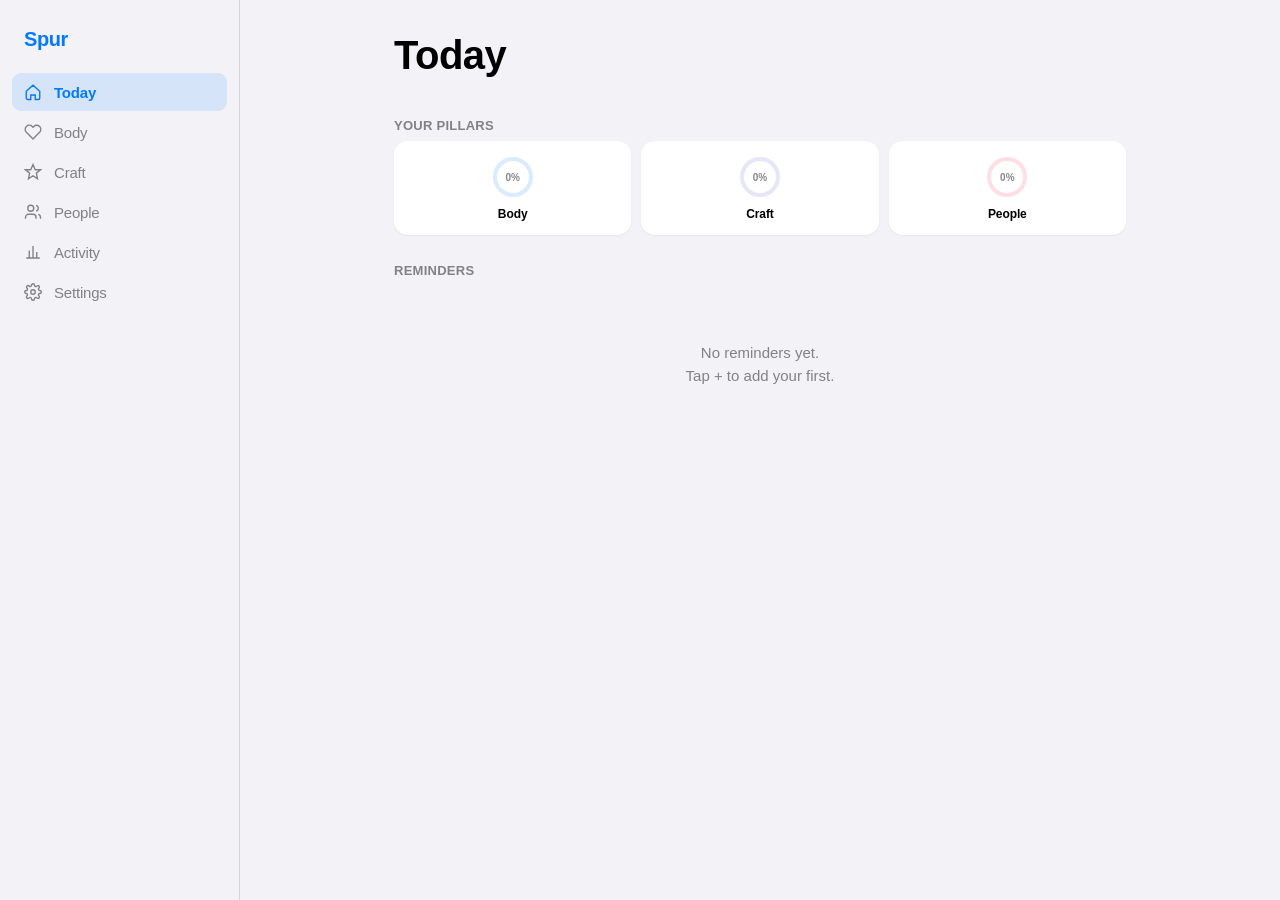
<file: versions/spur-0.13.html>
<!DOCTYPE html>
<html lang="en">
<head>
<meta charset="UTF-8" />
<meta name="viewport" content="width=device-width, initial-scale=1.0, viewport-fit=cover, maximum-scale=1.0, user-scalable=no" />
<meta name="apple-mobile-web-app-capable" content="yes" />
<meta name="apple-mobile-web-app-status-bar-style" content="default" />
<meta name="theme-color" content="#F2F2F7" />
<link rel="manifest" href="../manifest.json" />
<title>Spur</title>
<style>
:root{
  --accent:#007AFF;--accent-soft:rgba(0,122,255,.12);--accent-hover:rgba(0,122,255,.08);
  --body:#007AFF;--body-soft:rgba(0,122,255,.12);
  --craft:#5856D6;--craft-soft:rgba(88,86,214,.12);
  --rel:#FF2D55;--rel-soft:rgba(255,45,85,.12);
  --settled:#C9963F;--settled-soft:rgba(201,150,63,.14);
  --success:#34C759;--destructive:#FF3B30;
  --bg:#F2F2F7;--surface:#FFFFFF;--surface-inset:rgba(120,120,128,.08);
  --text:#000000;--text-2:rgba(60,60,67,.62);--text-3:rgba(60,60,67,.34);
  --hairline:rgba(60,60,67,.16);
  --shadow-card:0 1px 3px rgba(0,0,0,.04), 0 1px 1px rgba(0,0,0,.02);
  --r-card:14px;--r-nested:10px;--r-icon:8px;
  --safe-top:env(safe-area-inset-top,0px);--safe-bottom:env(safe-area-inset-bottom,0px);
  --spring:cubic-bezier(.32,.72,0,1);--ease:cubic-bezier(.4,0,.2,1);
  --font:-apple-system,BlinkMacSystemFont,"SF Pro Text","SF Pro Display","Segoe UI",Roboto,sans-serif;
}
[data-theme="dark"]{
  --accent:#0A84FF;--accent-soft:rgba(10,132,255,.18);--accent-hover:rgba(10,132,255,.12);
  --body:#0A84FF;--body-soft:rgba(10,132,255,.18);
  --craft:#7B79E0;--craft-soft:rgba(123,121,224,.18);
  --rel:#FF375F;--rel-soft:rgba(255,55,95,.18);
  --settled:#E8B563;--settled-soft:rgba(232,181,99,.18);
  --bg:#000000;--surface:#1C1C1E;--surface-inset:rgba(120,120,128,.16);
  --text:#FFFFFF;--text-2:rgba(235,235,245,.6);--text-3:rgba(235,235,245,.3);
  --hairline:rgba(84,84,88,.5);--shadow-card:0 1px 3px rgba(0,0,0,.4);
}
*{box-sizing:border-box;-webkit-tap-highlight-color:transparent}
html,body{margin:0;padding:0;font-family:var(--font);background:var(--bg);color:var(--text);height:100%;overflow:hidden;-webkit-font-smoothing:antialiased;overscroll-behavior:none}
button{font-family:inherit}
.app{position:fixed;inset:0;display:grid;grid-template-areas:"sidebar main";grid-template-columns:0 1fr;background:var(--bg)}
.sidebar{grid-area:sidebar;background:var(--bg);border-right:.5px solid var(--hairline);padding:16px;padding-top:calc(16px + var(--safe-top));overflow-y:auto;display:none;flex-direction:column;gap:2px}
.sidebar-brand{font-size:20px;font-weight:700;letter-spacing:-.4px;padding:8px 12px 20px;color:var(--accent)}
.sidebar-item{display:flex;align-items:center;gap:12px;padding:10px 12px;border-radius:9px;border:none;background:none;font-size:15px;font-weight:500;color:var(--text-2);cursor:pointer;text-align:left;letter-spacing:-.2px;width:100%;position:relative}
.sidebar-item:hover{background:var(--surface-inset)}
.sidebar-item.active{background:var(--accent-soft);color:var(--accent);font-weight:600}
.sidebar-item svg{width:18px;height:18px;stroke:currentColor;stroke-width:1.8;fill:none;flex-shrink:0}
.sidebar-item .badge{margin-left:auto;background:var(--destructive);color:#fff;font-size:11px;font-weight:600;padding:1px 7px;border-radius:9px;min-width:18px;text-align:center}
.main{grid-area:main;display:flex;flex-direction:column;overflow:hidden;position:relative;min-width:0}
.nav{position:relative;display:flex;align-items:center;justify-content:space-between;padding:12px 16px 10px;padding-top:calc(12px + var(--safe-top));background:rgba(249,249,249,.82);backdrop-filter:saturate(180%) blur(20px);-webkit-backdrop-filter:saturate(180%) blur(20px);border-bottom:.5px solid var(--hairline);flex-shrink:0;min-height:44px;z-index:5}
[data-theme="dark"] .nav{background:rgba(28,28,30,.82)}
.nav-logo{font-size:20px;font-weight:700;letter-spacing:-.5px;color:var(--accent);cursor:pointer;background:none;border:none;padding:4px 0;font-family:inherit}
.nav-logo:active{opacity:.6}
.nav-title{position:absolute;left:50%;transform:translateX(-50%);font-size:17px;font-weight:600;letter-spacing:-.4px;margin:0;opacity:0;transition:opacity .25s var(--ease)}
.nav-title.visible{opacity:1}
.nav-actions{display:flex;align-items:center;gap:2px}
.nav-btn{background:none;border:none;padding:8px;color:var(--accent);cursor:pointer;display:flex;align-items:center;justify-content:center;border-radius:8px;min-width:38px;height:38px}
.nav-btn:active{transform:scale(.94)}
.nav-btn svg{width:20px;height:20px;stroke:currentColor;stroke-width:2.2;fill:none;stroke-linecap:round}
.screens{flex:1;overflow-y:auto;overflow-x:hidden;-webkit-overflow-scrolling:touch}
.screen{display:none}
.screen.active{display:block;animation:screen-in .3s var(--ease)}
@keyframes screen-in{from{opacity:0;transform:translateY(3px)}to{opacity:1;transform:none}}
.content{max-width:680px;margin:0 auto;padding:0 16px;padding-bottom:calc(120px + var(--safe-bottom))}
.large-title{font-size:34px;font-weight:700;letter-spacing:-.5px;margin:0;padding:12px 16px 8px;max-width:680px;margin-left:auto;margin-right:auto;line-height:1.15;display:flex;align-items:center;justify-content:space-between}
.large-title-actions{display:flex;gap:4px}
.lt-btn{background:none;border:none;color:var(--accent);font-size:15px;font-weight:500;padding:6px 10px;border-radius:8px;cursor:pointer;letter-spacing:-.2px}
.lt-btn:active{background:var(--accent-soft)}
.section-header{display:flex;align-items:center;justify-content:space-between;font-size:13px;font-weight:600;color:var(--text-2);letter-spacing:.02em;text-transform:uppercase;padding:24px 0 8px}
.edit-toggle{background:none;border:none;color:var(--accent);font-size:13px;font-weight:600;padding:0;cursor:pointer;letter-spacing:.02em;text-transform:uppercase}
.edit-toggle:active{opacity:.6}
.group{background:var(--surface);border-radius:var(--r-card);box-shadow:var(--shadow-card);overflow:hidden}
.row{display:flex;align-items:center;gap:12px;padding:13px 16px;min-height:52px;position:relative;cursor:pointer;background:var(--surface);border:none;width:100%;text-align:left;font:inherit;color:inherit;transition:background .3s var(--ease)}
.row.wash{animation:rowWash .9s var(--ease)}
@keyframes rowWash{0%,100%{background:var(--surface)}30%{background:var(--pillar-soft,var(--accent-soft))}}
.row:active{background:var(--surface-inset)}
.row + .row::before{content:"";position:absolute;top:0;left:56px;right:0;height:.5px;background:var(--hairline)}
.row.edit-mode{cursor:default;padding-right:8px}
.row-icon{width:32px;height:32px;border-radius:var(--r-icon);display:flex;align-items:center;justify-content:center;flex-shrink:0;color:#fff}
.row-icon svg{width:18px;height:18px;fill:none;stroke:#fff;stroke-width:1.8;stroke-linecap:round;stroke-linejoin:round}
.row-body{flex:1;min-width:0}
.row-title{font-size:16px;font-weight:500;letter-spacing:-.35px;line-height:1.3;overflow:hidden;text-overflow:ellipsis;white-space:nowrap;transition:color .25s var(--ease)}
.row-sub{font-size:14px;color:var(--text-2);letter-spacing:-.15px;margin-top:2px}
.row.done .row-title{color:var(--text-3)}
.row.done .row-sub{opacity:.5}
.row-value{font-size:16px;color:var(--text-2);letter-spacing:-.35px}
.check{width:24px;height:24px;border-radius:50%;border:1.8px solid var(--text-3);flex-shrink:0;cursor:pointer;transition:all .25s var(--spring);position:relative}
.check.done{background:var(--pillar,var(--accent));border-color:var(--pillar,var(--accent));transform:scale(1.04);animation:checkPop .35s var(--spring)}
.check.done::after{content:"";position:absolute;left:7px;top:3px;width:5px;height:10px;border:solid #fff;border-width:0 2px 2px 0;transform:rotate(45deg)}
.check.settled{background:var(--settled);border-color:var(--settled);animation:none}
@keyframes checkPop{0%{transform:scale(.85);box-shadow:0 0 0 0 var(--pillar-soft,var(--accent-soft))}60%{transform:scale(1.12);box-shadow:0 0 0 8px transparent}100%{transform:scale(1.04);box-shadow:0 0 0 0 transparent}}
.edit-actions{display:flex;align-items:center;gap:2px;flex-shrink:0}
.icon-btn{background:none;border:none;padding:8px;border-radius:8px;cursor:pointer;color:var(--text-2);display:flex;align-items:center;justify-content:center}
.icon-btn:active{background:var(--surface-inset)}
.icon-btn svg{width:18px;height:18px;stroke:currentColor;stroke-width:2;fill:none;stroke-linecap:round;stroke-linejoin:round}
.icon-btn.destructive{color:var(--destructive)}
.add-habit-row{background:transparent;border-top:.5px solid var(--hairline);color:var(--accent);font-size:15px;font-weight:500;padding:14px 16px;width:100%;text-align:left;display:flex;align-items:center;gap:8px;cursor:pointer}
.add-habit-row svg{width:16px;height:16px;stroke:currentColor;stroke-width:2.4;fill:none;stroke-linecap:round}
.hero{background:var(--surface);border-radius:var(--r-card);box-shadow:var(--shadow-card);padding:24px 20px;display:flex;align-items:center;gap:20px;position:relative;transition:box-shadow .5s var(--ease)}
.hero.flash{animation:heroFlash .9s var(--ease)}
@keyframes heroFlash{0%,100%{box-shadow:var(--shadow-card)}30%{box-shadow:0 0 0 3px var(--pillar,var(--accent)),0 8px 24px var(--pillar-soft,var(--accent-soft))}}
.ring{position:relative;width:88px;height:88px;flex-shrink:0}
.ring svg{transform:rotate(-90deg);display:block}
.ring-track{fill:none;stroke:var(--pillar-soft,var(--accent-soft));stroke-width:6}
.ring-fill{fill:none;stroke:var(--pillar,var(--accent));stroke-width:6;stroke-linecap:round;transition:stroke-dashoffset .9s var(--spring)}
.ring-label{position:absolute;inset:0;display:flex;align-items:center;justify-content:center;font-size:20px;font-weight:600;letter-spacing:-.6px}
.hero-info{flex:1;min-width:0}
.hero-number{font-size:26px;font-weight:600;letter-spacing:-.7px;line-height:1.15}
.hero-label{font-size:15px;color:var(--text-2);letter-spacing:-.2px;margin-top:2px}
.hero-streak{margin-top:10px;font-size:14px;font-weight:500;color:var(--pillar,var(--accent));letter-spacing:-.15px;display:flex;align-items:center;gap:5px}
.hero-streak svg{width:13px;height:13px;fill:currentColor;stroke:none}
.hero-msg{position:absolute;bottom:8px;right:20px;font-size:12px;font-weight:600;color:var(--pillar,var(--accent));opacity:0;pointer-events:none;transition:opacity .3s var(--ease)}
.hero-msg.show{opacity:1;animation:msgIn 1.8s var(--ease)}
@keyframes msgIn{0%{opacity:0;transform:translateY(4px)}15%{opacity:1;transform:translateY(0)}70%{opacity:1}100%{opacity:0;transform:translateY(0)}}
.money-btn{display:flex;align-items:center;gap:8px;margin-top:10px;padding:6px 12px;background:var(--pillar-soft,var(--craft-soft));color:var(--pillar,var(--craft));border:none;border-radius:999px;font-size:13px;font-weight:600;letter-spacing:-.1px;cursor:pointer}
.money-btn:active{transform:scale(.96)}
.money-btn-action{background:var(--pillar,var(--craft));color:#fff;font-size:11px;font-weight:700;padding:2px 8px;border-radius:999px}
.month-counter{margin-top:8px;font-size:12px;color:var(--text-2);letter-spacing:-.1px}
.month-counter strong{color:var(--pillar,var(--accent));font-weight:600}
.week{background:var(--surface);border-radius:var(--r-card);box-shadow:var(--shadow-card);padding:16px 12px;display:flex;justify-content:space-between;gap:4px}
.day{flex:1;display:flex;flex-direction:column;align-items:center;gap:7px;position:relative;cursor:pointer;background:none;border:none;padding:4px 0;font-family:inherit;border-radius:8px}
.day:active{background:var(--surface-inset)}
.dot{width:26px;height:26px;border-radius:50%;background:var(--surface-inset);display:flex;align-items:center;justify-content:center;font-size:12px;font-weight:700;color:var(--text-3);transition:all .3s var(--spring);position:relative}
.dot.done{background:var(--pillar,var(--accent));color:#fff;transform:scale(1.05)}
.dot.partial{background:var(--pillar-soft,var(--accent-soft));color:var(--pillar,var(--accent))}
.dot.today{box-shadow:0 0 0 2px var(--pillar,var(--accent))}
.dot .jdot{position:absolute;bottom:-5px;left:50%;transform:translateX(-50%);width:4px;height:4px;border-radius:50%;background:var(--pillar,var(--accent));opacity:.6}
.day-label{font-size:11px;font-weight:600;color:var(--text-2)}
.day.today .day-label{color:var(--pillar,var(--accent))}
.journal{background:var(--surface);border-radius:var(--r-card);box-shadow:var(--shadow-card);padding:16px;transition:box-shadow .5s var(--ease)}
.journal.pulse{animation:journalPulse 1s var(--ease)}
@keyframes journalPulse{0%,100%{box-shadow:var(--shadow-card)}40%{box-shadow:0 0 0 3px var(--pillar-soft,var(--accent-soft))}}
.journal textarea{width:100%;background:transparent;border:none;font-family:inherit;font-size:16px;color:var(--text);outline:none;resize:none;min-height:52px;letter-spacing:-.35px;line-height:1.45}
.journal textarea::placeholder{color:var(--text-3)}
.journal-meta{display:flex;justify-content:space-between;align-items:center;margin-top:8px;font-size:13px;color:var(--text-3)}
.journal-saved{color:var(--success);font-weight:600;opacity:0;transition:opacity .3s var(--ease)}
.journal-saved.show{opacity:1}
.review{background:var(--surface);border-radius:var(--r-card);box-shadow:var(--shadow-card);padding:16px}
.review-title{font-size:15px;font-weight:600;letter-spacing:-.25px;margin-bottom:6px}
.review-text{font-size:15px;color:var(--text-2);letter-spacing:-.2px;line-height:1.5}
.note{text-align:center;color:var(--text-3);font-size:13px;padding:16px 24px 0;line-height:1.5}
.stat-grid{display:grid;grid-template-columns:1fr 1fr;gap:12px}
.stat{background:var(--surface);border-radius:var(--r-card);box-shadow:var(--shadow-card);padding:16px}
.stat-value{font-size:32px;font-weight:600;letter-spacing:-1px;line-height:1.1}
.stat-label{font-size:13px;color:var(--text-2);margin-top:4px}
.chart-wrap{background:var(--surface);border-radius:var(--r-card);box-shadow:var(--shadow-card);padding:20px 16px 44px;height:180px}
.chart{display:flex;align-items:flex-end;justify-content:space-between;height:100%;gap:10px}
.bar{flex:1;background:var(--pillar,var(--accent));border-radius:6px 6px 3px 3px;position:relative;min-height:5px;opacity:.9}
.bar span{position:absolute;bottom:-24px;left:50%;transform:translateX(-50%);font-size:11px;font-weight:600;color:var(--text-2)}
.money-week{background:var(--surface);border-radius:var(--r-card);box-shadow:var(--shadow-card);padding:8px 16px}
.money-week-row{display:flex;justify-content:space-between;align-items:center;padding:10px 0}
.money-week-row + .money-week-row{border-top:.5px solid var(--hairline)}
.money-week-row .label{font-size:14px;color:var(--text-2)}
.money-week-row .value{font-size:15px;font-weight:600;letter-spacing:-.3px}
.money-week-row .value.in{color:var(--success)}
.money-week-row .value.out{color:var(--destructive)}
.switch{position:relative;display:inline-block;width:51px;height:31px;flex-shrink:0}
.switch input{opacity:0;width:0;height:0}
.slider{position:absolute;cursor:pointer;inset:0;background:rgba(120,120,128,.2);border-radius:31px;transition:.28s var(--spring)}
.slider::before{content:"";position:absolute;height:27px;width:27px;left:2px;bottom:2px;background:#fff;border-radius:50%;transition:.28s var(--spring);box-shadow:0 2px 5px rgba(0,0,0,.18)}
input:checked + .slider{background:var(--success)}
input:checked + .slider::before{transform:translateX(20px)}
.empty{text-align:center;color:var(--text-2);font-size:15px;padding:56px 24px;line-height:1.5}
.tabbar{position:absolute;left:0;right:0;bottom:0;display:flex;background:rgba(249,249,249,.86);backdrop-filter:saturate(180%) blur(22px);-webkit-backdrop-filter:saturate(180%) blur(22px);border-top:.5px solid var(--hairline);padding:6px 4px 4px;padding-bottom:calc(4px + var(--safe-bottom));z-index:20}
[data-theme="dark"] .tabbar{background:rgba(28,28,30,.86)}
.tab{flex:1;background:none;border:none;display:flex;flex-direction:column;align-items:center;gap:3px;padding:6px 0;color:var(--text-2);font-size:10px;font-weight:600;cursor:pointer;position:relative}
.tab.active{color:var(--accent)}
.tab svg{width:26px;height:26px;stroke:currentColor;stroke-width:1.7;fill:none;stroke-linecap:round;stroke-linejoin:round}
.tab .badge{position:absolute;top:2px;right:calc(50% - 18px);background:var(--destructive);color:#fff;font-size:11px;font-weight:600;border-radius:9px;padding:1px 6px;min-width:18px;text-align:center;line-height:14px}
.overlay{position:fixed;inset:0;background:rgba(0,0,0,.4);opacity:0;pointer-events:none;transition:opacity .3s var(--ease);z-index:100}
.overlay.active{opacity:1;pointer-events:auto}
.sheet{position:fixed;left:0;right:0;bottom:0;background:var(--bg);border-radius:20px 20px 0 0;transform:translateY(100%);transition:transform .38s var(--spring);z-index:101;padding-bottom:calc(16px + var(--safe-bottom));max-height:88%;display:flex;flex-direction:column;overflow:hidden}
.sheet.active{transform:translateY(0)}
.sheet-handle{width:36px;height:5px;background:var(--text-3);border-radius:3px;margin:8px auto 4px}
.sheet-header{display:flex;justify-content:space-between;align-items:center;padding:8px 16px 12px;border-bottom:.5px solid var(--hairline)}
.sheet-title{font-size:17px;font-weight:600;letter-spacing:-.4px;margin:0}
.sheet-btn{background:none;border:none;color:var(--accent);font-size:16px;padding:6px 4px;cursor:pointer;border-radius:6px}
.sheet-btn.bold{font-weight:600}
.sheet-body{padding:20px 16px;overflow-y:auto}
.field{margin-bottom:20px}
.field-label{font-size:13px;font-weight:600;color:var(--text-2);text-transform:uppercase;letter-spacing:.04em;margin-bottom:8px;padding-left:4px}
.field-input{width:100%;background:var(--surface);border:1px solid var(--hairline);border-radius:var(--r-nested);padding:12px 14px;font-size:16px;font-family:inherit;color:var(--text);outline:none;letter-spacing:-.35px}
.field-input:focus{border-color:var(--accent);box-shadow:0 0 0 3px var(--accent-soft)}
.chip-row{display:flex;gap:8px;flex-wrap:wrap}
.chip{background:var(--surface);border:1px solid var(--hairline);border-radius:var(--r-nested);padding:10px 16px;font-size:15px;color:var(--text);cursor:pointer;letter-spacing:-.2px}
.chip.selected{background:var(--accent);color:#fff;border-color:var(--accent);font-weight:500}
.timer-body{display:flex;flex-direction:column;align-items:center;padding:24px 16px 40px}
.timer-ring{position:relative;width:220px;height:220px;margin-bottom:24px}
.timer-ring svg{transform:rotate(-90deg);display:block}
.timer-track{fill:none;stroke:var(--craft-soft,rgba(88,86,214,.12));stroke-width:8}
.timer-fill{fill:none;stroke:var(--craft,#5856D6);stroke-width:8;stroke-linecap:round;transition:stroke-dashoffset .3s linear}
.timer-display{position:absolute;inset:0;display:flex;flex-direction:column;align-items:center;justify-content:center}
.timer-time{font-size:44px;font-weight:600;letter-spacing:-1.8px;line-height:1}
.timer-label{font-size:13px;font-weight:600;color:var(--text-2);text-transform:uppercase;letter-spacing:.06em;margin-top:8px}
.timer-presets{display:flex;gap:8px;justify-content:center;margin-bottom:24px}
.timer-actions{display:flex;gap:10px;justify-content:center}
.timer-btn{padding:12px 24px;border-radius:12px;border:1px solid var(--hairline);background:var(--surface);color:var(--text);font-size:15px;font-weight:600;letter-spacing:-.2px;cursor:pointer}
.timer-btn.primary{background:var(--craft,#5856D6);color:#fff;border-color:var(--craft,#5856D6)}
.money-summary{margin-top:8px;padding:14px 16px;background:var(--surface);border-radius:var(--r-nested);font-size:14px;color:var(--text-2);line-height:1.5}
.money-summary strong{color:var(--text);font-weight:600}
.money-summary .in{color:var(--success);font-weight:600}
.money-summary .out{color:var(--destructive);font-weight:600}
.icon-picker{display:grid;grid-template-columns:repeat(6,1fr);gap:8px}
.icon-opt{aspect-ratio:1;background:var(--surface);border:2px solid transparent;border-radius:10px;cursor:pointer;display:flex;align-items:center;justify-content:center;padding:0;transition:all .15s var(--spring)}
.icon-opt:active{transform:scale(.94)}
.icon-opt.selected{border-color:var(--accent);background:var(--accent-soft)}
.icon-opt svg{width:22px;height:22px;stroke:var(--text);stroke-width:1.8;fill:none;stroke-linecap:round;stroke-linejoin:round}
.icon-opt.selected svg{stroke:var(--accent)}
.color-picker{display:flex;gap:10px;flex-wrap:wrap}
.color-opt{width:36px;height:36px;border-radius:50%;border:3px solid transparent;cursor:pointer;transition:all .15s var(--spring);position:relative}
.color-opt:active{transform:scale(.94)}
.color-opt.selected{border-color:var(--text);transform:scale(1.05)}
.float-dot{position:fixed;pointer-events:none;width:6px;height:6px;border-radius:50%;z-index:200;animation:floatDot .9s var(--ease) forwards}
@keyframes floatDot{0%{opacity:0;transform:translateY(0) scale(.6)}20%{opacity:1;transform:translateY(-4px) scale(1)}100%{opacity:0;transform:translateY(-28px) scale(.9)}}
.today-strip{display:grid;grid-template-columns:1fr 1fr 1fr;gap:10px;margin-bottom:4px}
.today-pillar{background:var(--surface);border-radius:var(--r-card);box-shadow:var(--shadow-card);padding:14px 12px;display:flex;flex-direction:column;align-items:center;gap:8px;cursor:pointer;border:none;font-family:inherit;text-align:center}
.today-pillar:active{transform:scale(.97)}
.today-pillar-ring{position:relative;width:44px;height:44px}
.today-pillar-ring svg{transform:rotate(-90deg);display:block}
.today-pillar-ring .track{fill:none;stroke:currentColor;opacity:.15;stroke-width:4}
.today-pillar-ring .fill{fill:none;stroke:currentColor;stroke-width:4;stroke-linecap:round;transition:stroke-dashoffset .6s var(--spring)}
.today-pillar-label{font-size:12px;font-weight:600;color:var(--text);letter-spacing:-.1px}
.today-pillar-pct{font-size:10px;font-weight:600;color:var(--text-2);position:absolute;inset:0;display:flex;align-items:center;justify-content:center}
.today-pillar.t-body{color:var(--body)}
.today-pillar.t-craft{color:var(--craft)}
.today-pillar.t-rel{color:var(--rel)}
.reminders-group{background:var(--surface);border-radius:var(--r-card);box-shadow:var(--shadow-card);overflow:hidden}
.done-separator{font-size:12px;font-weight:600;color:var(--text-3);text-transform:uppercase;letter-spacing:.06em;padding:14px 16px 8px;border-top:.5px solid var(--hairline)}
.reminders-group .row{animation:rowSlideIn .35s var(--spring)}
@keyframes rowSlideIn{from{opacity:0;transform:translateY(-6px)}to{opacity:1;transform:translateY(0)}}
.cal-header{display:flex;align-items:center;justify-content:space-between;padding:0 4px 16px}
.cal-title{font-size:20px;font-weight:700;letter-spacing:-.4px}
.cal-nav{display:flex;gap:4px}
.cal-nav button{background:var(--surface);border:1px solid var(--hairline);border-radius:8px;width:36px;height:36px;display:flex;align-items:center;justify-content:center;cursor:pointer;color:var(--accent);font-size:16px}
.cal-nav button:active{background:var(--surface-inset)}
.cal-weekdays{display:grid;grid-template-columns:repeat(7,1fr);gap:4px;margin-bottom:6px}
.cal-weekday{text-align:center;font-size:11px;font-weight:600;color:var(--text-2);text-transform:uppercase;letter-spacing:.04em;padding:6px 0}
.cal-grid{display:grid;grid-template-columns:repeat(7,1fr);gap:4px}
.cal-day{aspect-ratio:1;background:var(--surface);border-radius:10px;border:none;cursor:pointer;display:flex;flex-direction:column;align-items:center;justify-content:center;font-family:inherit;position:relative;padding:0;transition:transform .15s var(--spring)}
.cal-day:active{transform:scale(.94)}
.cal-day.empty{background:transparent;cursor:default;pointer-events:none}
.cal-day .num{font-size:14px;font-weight:600;color:var(--text);line-height:1}
.cal-day.today{border:2px solid var(--cal-pillar,var(--accent))}
.cal-day.full{background:var(--cal-pillar,var(--accent));color:#fff}
.cal-day.full .num{color:#fff}
.cal-day.partial{background:var(--cal-pillar-soft,var(--accent-soft))}
.cal-day .cal-dots{position:absolute;bottom:4px;display:flex;gap:3px}
.cal-dot{width:5px;height:5px;border-radius:50%;background:var(--cal-pillar,var(--accent))}
.cal-day.full .cal-dot{background:#fff}
.cal-legend{display:flex;gap:14px;justify-content:center;padding:16px 0 0;font-size:12px;color:var(--text-2)}
.cal-legend span{display:flex;align-items:center;gap:5px}
.cal-legend .leg-dot{width:8px;height:8px;border-radius:50%;background:var(--cal-pillar,var(--accent))}
.cal-legend .leg-dot.soft{background:var(--cal-pillar-soft,var(--accent-soft))}
.day-detail-header{padding:0 0 12px}
.day-detail-date{font-size:22px;font-weight:700;letter-spacing:-.5px}
.day-detail-weekday{font-size:13px;color:var(--text-2);margin-top:2px}
.day-detail-streak{display:inline-flex;align-items:center;gap:5px;margin-top:8px;padding:5px 10px;border-radius:999px;font-size:12px;font-weight:600}
.day-detail-streak svg{width:12px;height:12px;fill:currentColor}
.day-detail-journal{background:var(--surface);border-radius:var(--r-nested);padding:14px 16px;margin-top:12px;font-size:15px;color:var(--text);line-height:1.5;letter-spacing:-.2px;white-space:pre-wrap}
.day-detail-journal.empty{color:var(--text-3);font-style:italic}
.day-detail-empty{text-align:center;color:var(--text-2);font-size:15px;padding:40px 24px;line-height:1.5}
.day-detail-actions{padding-top:16px;display:flex;gap:8px}
.day-detail-actions button{flex:1;padding:12px;border-radius:10px;border:1px solid var(--hairline);background:var(--surface);color:var(--text);font-size:15px;font-weight:600;cursor:pointer}

/* ============================================
   WEEKLY REVIEW
   ============================================ */
.review-card-today{
  background:linear-gradient(135deg,var(--craft),#7B79E0);
  border-radius:var(--r-card);
  padding:20px;
  color:#fff;
  cursor:pointer;
  border:none;
  text-align:left;
  width:100%;
  font-family:inherit;
  margin-bottom:4px;
  box-shadow:0 4px 14px rgba(88,86,214,.25);
  transition:transform .15s var(--spring);
  display:block;
}
.review-card-today:active{transform:scale(.98)}
.review-card-today .rc-label{
  font-size:11px;
  font-weight:700;
  letter-spacing:.08em;
  text-transform:uppercase;
  opacity:.85;
  margin-bottom:6px;
}
.review-card-today .rc-title{
  font-size:20px;
  font-weight:700;
  letter-spacing:-.4px;
  margin-bottom:4px;
}
.review-card-today .rc-text{
  font-size:14px;
  opacity:.92;
  line-height:1.4;
  letter-spacing:-.15px;
}
.review-card-today .rc-action{
  display:inline-block;
  margin-top:14px;
  background:rgba(255,255,255,.2);
  color:#fff;
  font-size:13px;
  font-weight:700;
  padding:8px 14px;
  border-radius:999px;
  letter-spacing:-.1px;
}
.review-card-today.done-today{
  background:var(--surface);
  color:var(--text);
  box-shadow:var(--shadow-card);
  cursor:pointer;
}
.review-card-today.done-today .rc-label{color:var(--craft);opacity:1}
.review-card-today.done-today .rc-title{color:var(--text)}
.review-card-today.done-today .rc-text{color:var(--text-2)}
.review-card-today.done-today .rc-action{
  background:var(--accent-soft);
  color:var(--accent);
}

/* Fullscreen review flow */
.review-flow{
  position:fixed;
  inset:0;
  background:var(--bg);
  z-index:300;
  display:none;
  flex-direction:column;
  padding-top:var(--safe-top);
  padding-bottom:var(--safe-bottom);
}
.review-flow.active{display:flex}
.review-topbar{
  display:flex;align-items:center;justify-content:space-between;
  padding:16px 20px 8px;
  flex-shrink:0;
}
.review-progress-text{
  font-size:13px;
  font-weight:600;
  color:var(--text-2);
  letter-spacing:-.1px;
}
.review-skip-x{
  background:none;border:none;padding:8px;color:var(--text-2);
  font-size:15px;font-weight:500;cursor:pointer;letter-spacing:-.2px;
}
.review-progress-bar{
  height:3px;background:var(--surface-inset);
  margin:0 20px 24px;border-radius:2px;overflow:hidden;
  flex-shrink:0;
}
.review-progress-fill{
  height:100%;background:var(--craft);
  transition:width .5s var(--spring);
  border-radius:2px;
}
.review-content{
  flex:1;overflow-y:auto;
  padding:0 24px 24px;
  display:flex;flex-direction:column;
  max-width:640px;
  width:100%;
  margin:0 auto;
}
.review-pillar-chip{
  display:inline-flex;align-items:center;gap:6px;
  padding:5px 12px;border-radius:999px;
  font-size:12px;font-weight:700;
  letter-spacing:.04em;text-transform:uppercase;
  margin-bottom:20px;
  align-self:flex-start;
}
.review-question{
  font-size:28px;
  font-weight:700;
  letter-spacing:-.6px;
  line-height:1.2;
  margin:0 0 20px;
  color:var(--text);
}
.review-textarea{
  width:100%;
  background:var(--surface);
  border:1px solid var(--hairline);
  border-radius:var(--r-nested);
  padding:16px;
  font-size:17px;
  font-family:inherit;
  color:var(--text);
  letter-spacing:-.35px;
  line-height:1.5;
  outline:none;
  resize:none;
  min-height:160px;
  transition:border-color .15s,box-shadow .15s;
}
.review-textarea:focus{
  border-color:var(--craft);
  box-shadow:0 0 0 3px var(--craft-soft);
}
.review-textarea::placeholder{color:var(--text-3)}
.review-bottom{
  display:flex;align-items:center;justify-content:space-between;
  padding:16px 20px 20px;
  flex-shrink:0;
  gap:12px;
  border-top:.5px solid var(--hairline);
  background:var(--bg);
}
.review-btn{
  padding:14px 24px;
  border-radius:12px;
  border:1px solid var(--hairline);
  background:var(--surface);
  color:var(--text);
  font-size:16px;
  font-weight:600;
  letter-spacing:-.25px;
  cursor:pointer;
  transition:transform .15s var(--spring);
  min-width:100px;
}
.review-btn:active{transform:scale(.97)}
.review-btn.primary{
  background:var(--craft);
  color:#fff;
  border-color:var(--craft);
  flex:1;
}
.review-btn.ghost{
  background:none;
  border-color:transparent;
  color:var(--text-2);
  font-weight:500;
}

/* Done screen */
.review-done{
  flex:1;
  display:flex;
  flex-direction:column;
  align-items:center;
  justify-content:center;
  padding:32px 24px;
  text-align:center;
}
.review-done-emoji{
  font-size:64px;
  margin-bottom:20px;
  animation:pop .6s var(--spring);
}
@keyframes pop{0%{transform:scale(.3);opacity:0}60%{transform:scale(1.1)}100%{transform:scale(1);opacity:1}}
.review-done-title{
  font-size:28px;
  font-weight:700;
  letter-spacing:-.6px;
  margin:0 0 8px;
}
.review-done-sub{
  font-size:16px;
  color:var(--text-2);
  letter-spacing:-.2px;
  line-height:1.5;
  max-width:340px;
  margin-bottom:32px;
}

/* Past reviews in Activity */
.past-review-card{
  background:var(--surface);
  border-radius:var(--r-card);
  box-shadow:var(--shadow-card);
  padding:16px;
  margin-bottom:10px;
  cursor:pointer;
  border:none;
  text-align:left;
  width:100%;
  font-family:inherit;
  transition:transform .15s var(--spring);
  display:block;
}
.past-review-card:active{transform:scale(.98)}
.past-review-week{
  font-size:12px;
  font-weight:700;
  color:var(--craft);
  letter-spacing:.04em;
  text-transform:uppercase;
  margin-bottom:6px;
}
.past-review-preview{
  font-size:15px;
  color:var(--text);
  letter-spacing:-.2px;
  line-height:1.45;
  overflow:hidden;
  display:-webkit-box;
  -webkit-line-clamp:2;
  -webkit-box-orient:vertical;
}

/* Review detail sheet */
.review-detail-qa{margin-bottom:20px}
.review-detail-q{
  font-size:13px;
  font-weight:700;
  color:var(--craft);
  letter-spacing:.02em;
  margin-bottom:6px;
}
.review-detail-a{
  font-size:16px;
  color:var(--text);
  letter-spacing:-.3px;
  line-height:1.5;
  white-space:pre-wrap;
}
.review-detail-a.empty{
  color:var(--text-3);
  font-style:italic;
}

.version{text-align:center;font-size:12px;color:var(--text-3);padding:32px 16px 16px}
@media (max-width:767px){.sidebar{display:none}.app{grid-template-columns:0 1fr}}
@media (min-width:768px) and (max-width:1023px){
  .app{grid-template-columns:88px 1fr}.sidebar{display:flex}
  .sidebar-brand{font-size:11px;font-weight:700;text-align:center;padding:8px 0 20px}
  .sidebar-item{flex-direction:column;gap:5px;padding:10px 6px;font-size:10px;font-weight:600;text-align:center}
  .sidebar-item svg{width:22px;height:22px}
  .sidebar-item .badge{position:absolute;top:4px;right:14px;margin-left:0}
  .tabbar,.nav{display:none}
  .large-title{font-size:38px;padding:24px 20px 12px;max-width:760px}
  .content{max-width:760px;padding:0 20px;padding-bottom:32px}
}
@media (min-width:1024px){
  .app{grid-template-columns:240px 1fr}.sidebar{display:flex}
  .tabbar,.nav{display:none}
  .large-title{font-size:40px;padding:32px 24px 16px;max-width:780px}
  .content{max-width:780px;padding:0 24px;padding-bottom:32px}
  .sidebar{padding:20px 12px}
}
@media (prefers-reduced-motion:reduce){*,*::before,*::after{animation-duration:.001ms !important;transition-duration:.001ms !important}}
</style>
</head>
<body>

<div class="app">
  <aside class="sidebar">
    <div class="sidebar-brand">Spur</div>
    <button class="sidebar-item active" data-screen="today">
      <svg viewBox="0 0 24 24"><path d="M3 11l9-8 9 8v9a2 2 0 01-2 2h-4v-6h-6v6H5a2 2 0 01-2-2z"/></svg>
      <span>Today</span>
      <span class="badge" id="sidebarBadge" style="display:none">0</span>
    </button>
    <button class="sidebar-item" data-screen="body">
      <svg viewBox="0 0 24 24"><path d="M20.84 4.61a5.5 5.5 0 00-7.78 0L12 5.67l-1.06-1.06a5.5 5.5 0 10-7.78 7.78l1.06 1.06L12 21.23l7.78-7.78 1.06-1.06a5.5 5.5 0 000-7.78z"/></svg>
      <span>Body</span>
    </button>
    <button class="sidebar-item" data-screen="craft">
      <svg viewBox="0 0 24 24"><path d="M12 2l3 7h7l-5.5 4.5L18 21l-6-4-6 4 1.5-7.5L2 9h7z"/></svg>
      <span>Craft</span>
    </button>
    <button class="sidebar-item" data-screen="rel">
      <svg viewBox="0 0 24 24"><path d="M16 21v-2a4 4 0 00-4-4H6a4 4 0 00-4 4v2"/><circle cx="9" cy="7" r="4"/><path d="M22 21v-2a4 4 0 00-3-3.87M16 3.13a4 4 0 010 7.75"/></svg>
      <span>People</span>
    </button>
    <button class="sidebar-item" data-screen="activity">
      <svg viewBox="0 0 24 24"><path d="M3 20h18M7 20V10M12 20V4M17 20v-8"/></svg>
      <span>Activity</span>
    </button>
    <button class="sidebar-item" data-screen="settings">
      <svg viewBox="0 0 24 24"><circle cx="12" cy="12" r="3"/><path d="M19.4 15a1.7 1.7 0 00.3 1.9l.1.1a2 2 0 11-2.8 2.8l-.1-.1a1.7 1.7 0 00-1.9-.3 1.7 1.7 0 00-1 1.5V21a2 2 0 11-4 0v-.1a1.7 1.7 0 00-1.1-1.5 1.7 1.7 0 00-1.9.3l-.1.1a2 2 0 11-2.8-2.8l.1-.1a1.7 1.7 0 00.3-1.9 1.7 1.7 0 00-1.5-1H3a2 2 0 110-4h.1a1.7 1.7 0 001.5-1.1 1.7 1.7 0 00-.3-1.9l-.1-.1a2 2 0 112.8-2.8l.1.1a1.7 1.7 0 001.9.3H9a1.7 1.7 0 001-1.5V3a2 2 0 114 0v.1a1.7 1.7 0 001 1.5 1.7 1.7 0 001.9-.3l.1-.1a2 2 0 112.8 2.8l-.1.1a1.7 1.7 0 00-.3 1.9V9a1.7 1.7 0 001.5 1H21a2 2 0 110 4h-.1a1.7 1.7 0 00-1.5 1z"/></svg>
      <span>Settings</span>
    </button>
  </aside>

  <div class="main">
    <header class="nav">
      <button class="nav-logo" id="navLogo">Spur</button>
      <h1 class="nav-title" id="navTitle">Today</h1>
      <div class="nav-actions">
        <button class="nav-btn" id="navAdd" aria-label="Add">
          <svg viewBox="0 0 24 24"><path d="M12 5v14M5 12h14"/></svg>
        </button>
      </div>
    </header>

    <main class="screens" id="screens">
      <section class="screen active" id="screen-today">
        <h1 class="large-title">Today</h1>
        <div class="content">
          <div id="reviewCardContainer"></div>

          <div class="section-header"><span>Your Pillars</span></div>
          <div class="today-strip" id="todayStrip"></div>

          <div class="section-header"><span>Reminders</span></div>
          <div class="reminders-group" id="remindersGroup"></div>
          <div class="empty" id="emptyReminders">No reminders yet.<br>Tap + to add your first.</div>
        </div>
      </section>

      <section class="screen" id="screen-body" style="--pillar:var(--body);--pillar-soft:var(--body-soft)">
        <div class="large-title"><span>Body</span><div class="large-title-actions"><button class="lt-btn" data-history="body">History</button></div></div>
        <div class="content">
          <div class="hero" id="bodyHero">
            <div class="ring">
              <svg width="88" height="88" viewBox="0 0 88 88">
                <circle class="ring-track" cx="44" cy="44" r="38"/>
                <circle class="ring-fill" id="bodyRing" cx="44" cy="44" r="38" stroke-dasharray="238.76" stroke-dashoffset="238.76"/>
              </svg>
              <div class="ring-label" id="bodyRingLabel">0%</div>
            </div>
            <div class="hero-info">
              <div class="hero-number" id="bodyHeroNumber">0 of 3</div>
              <div class="hero-label">habits done today</div>
              <div class="hero-streak" id="bodyStreak">
                <svg viewBox="0 0 16 16"><path d="M8 1c.5 2 2 3 3 4.5C12.5 7 13 8.5 13 10a5 5 0 11-10 0c0-1.5.5-3 2-4.5C6 4 7.5 3 8 1z"/></svg>
                <span>Start your streak today</span>
              </div>
              <div class="month-counter" id="bodyMonth"></div>
            </div>
            <div class="hero-msg" id="bodyMsg"></div>
          </div>
          <div class="section-header"><span>Today's Habits</span><button class="edit-toggle" data-edit="body">Edit</button></div>
          <div class="group" id="bodyHabits"></div>
          <div class="section-header"><span>Last 7 Days</span></div>
          <div class="week" id="bodyWeek"></div>
          <div class="section-header"><span>Body Journal</span></div>
          <div class="journal" id="bodyJournalCard">
            <textarea id="bodyJournal" placeholder="How does your body feel today?" rows="2"></textarea>
            <div class="journal-meta"><span id="bodyJournalDate"></span><span class="journal-saved" id="bodyJournalSaved">Saved</span></div>
          </div>
          <div class="note">Gentle streaks — miss one day is grace, miss two resets.</div>
        </div>
      </section>

      <section class="screen" id="screen-craft" style="--pillar:var(--craft);--pillar-soft:var(--craft-soft)">
        <div class="large-title"><span>Craft</span><div class="large-title-actions"><button class="lt-btn" data-history="craft">History</button></div></div>
        <div class="content">
          <div class="hero" id="craftHero">
            <div class="ring">
              <svg width="88" height="88" viewBox="0 0 88 88">
                <circle class="ring-track" cx="44" cy="44" r="38"/>
                <circle class="ring-fill" id="craftRing" cx="44" cy="44" r="38" stroke-dasharray="238.76" stroke-dashoffset="238.76"/>
              </svg>
              <div class="ring-label" id="craftRingLabel">0%</div>
            </div>
            <div class="hero-info">
              <div class="hero-number" id="craftHeroNumber">0 of 4</div>
              <div class="hero-label">habits done today</div>
              <div class="hero-streak" id="craftStreak">
                <svg viewBox="0 0 16 16"><path d="M8 1c.5 2 2 3 3 4.5C12.5 7 13 8.5 13 10a5 5 0 11-10 0c0-1.5.5-3 2-4.5C6 4 7.5 3 8 1z"/></svg>
                <span>Start your streak today</span>
              </div>
              <button class="money-btn" id="moneyBtn">
                <span id="moneyToday">₦0 today</span>
                <span class="money-btn-action">Log</span>
              </button>
              <div class="month-counter" id="craftMonth"></div>
            </div>
            <div class="hero-msg" id="craftMsg"></div>
          </div>
          <div class="section-header"><span>Today's Habits</span><button class="edit-toggle" data-edit="craft">Edit</button></div>
          <div class="group" id="craftHabits"></div>
          <div class="section-header"><span>Last 7 Days</span></div>
          <div class="week" id="craftWeek"></div>
          <div class="section-header"><span>Craft Journal</span></div>
          <div class="journal" id="craftJournalCard">
            <textarea id="craftJournal" placeholder="What did you build, learn, or earn today?" rows="2"></textarea>
            <div class="journal-meta"><span id="craftJournalDate"></span><span class="journal-saved" id="craftJournalSaved">Saved</span></div>
          </div>
          <div class="note">Gentle streaks — miss one day is grace, miss two resets.</div>
        </div>
      </section>

      <section class="screen" id="screen-rel" style="--pillar:var(--rel);--pillar-soft:var(--rel-soft)">
        <div class="large-title"><span>People</span><div class="large-title-actions"><button class="lt-btn" data-history="rel">History</button></div></div>
        <div class="content">
          <div class="hero" id="relHero">
            <div class="ring">
              <svg width="88" height="88" viewBox="0 0 88 88">
                <circle class="ring-track" cx="44" cy="44" r="38"/>
                <circle class="ring-fill" id="relRing" cx="44" cy="44" r="38" stroke-dasharray="238.76" stroke-dashoffset="238.76"/>
              </svg>
              <div class="ring-label" id="relRingLabel">0%</div>
            </div>
            <div class="hero-info">
              <div class="hero-number" id="relHeroNumber">0 of 4</div>
              <div class="hero-label">habits done today</div>
              <div class="hero-streak" id="relStreak">
                <svg viewBox="0 0 16 16"><path d="M8 1c.5 2 2 3 3 4.5C12.5 7 13 8.5 13 10a5 5 0 11-10 0c0-1.5.5-3 2-4.5C6 4 7.5 3 8 1z"/></svg>
                <span>Start your streak today</span>
              </div>
              <div class="month-counter" id="relMonth"></div>
            </div>
            <div class="hero-msg" id="relMsg"></div>
          </div>
          <div class="section-header"><span>Today's Habits</span><button class="edit-toggle" data-edit="rel">Edit</button></div>
          <div class="group" id="relHabits"></div>
          <div class="section-header"><span>Last 7 Days</span></div>
          <div class="week" id="relWeek"></div>
          <div class="section-header"><span>People Journal</span></div>
          <div class="journal" id="relJournalCard">
            <textarea id="relJournal" placeholder="Who did you show up for today? How?" rows="2"></textarea>
            <div class="journal-meta"><span id="relJournalDate"></span><span class="journal-saved" id="relJournalSaved">Saved</span></div>
          </div>
          <div class="note">Gentle streaks — miss one day is grace, miss two resets.</div>
        </div>
      </section>

      <section class="screen" id="screen-activity">
        <h1 class="large-title">Activity</h1>
        <div class="content">
          <div class="stat-grid">
            <div class="stat"><div class="stat-value" id="bodyStreakStat">0</div><div class="stat-label">Body streak</div></div>
            <div class="stat"><div class="stat-value" id="craftStreakStat">0</div><div class="stat-label">Craft streak</div></div>
            <div class="stat"><div class="stat-value" id="relStreakStat">0</div><div class="stat-label">People streak</div></div>
            <div class="stat"><div class="stat-value" id="totalStat">0</div><div class="stat-label">This week</div></div>
          </div>
          <div class="section-header"><span>Weekly Reviews</span></div>
          <div id="pastReviewsContainer"></div>
          <div class="section-header"><span>Body This Week</span></div>
          <div class="chart-wrap" style="--pillar:var(--body)"><div class="chart" id="bodyChart"></div></div>
          <div class="section-header"><span>Craft This Week</span></div>
          <div class="chart-wrap" style="--pillar:var(--craft)"><div class="chart" id="craftChart"></div></div>
          <div class="section-header"><span>People This Week</span></div>
          <div class="chart-wrap" style="--pillar:var(--rel)"><div class="chart" id="relChart"></div></div>
          <div class="section-header"><span>Money This Week</span></div>
          <div class="money-week" id="moneyWeek"></div>
          <div class="section-header"><span>Recent Journal</span></div>
          <div class="group" id="journalHistory"></div>
        </div>
      </section>

      <section class="screen" id="screen-settings">
        <h1 class="large-title">Settings</h1>
        <div class="content">
          <div class="section-header"><span>Notifications</span></div>
          <div class="group">
            <div class="row" style="cursor:default">
              <div class="row-icon" style="background:var(--accent)"><svg viewBox="0 0 24 24"><path d="M18 8A6 6 0 006 8c0 7-3 9-3 9h18s-3-2-3-9M13.73 21a2 2 0 01-3.46 0"/></svg></div>
              <div class="row-body">
                <div class="row-title">Reminder alerts</div>
                <div class="row-sub" id="notifStatus">Checking…</div>
              </div>
              <button class="lt-btn" id="notifBtn" style="padding:8px 14px;background:var(--accent);color:#fff;border-radius:9px;font-weight:600">Enable</button>
            </div>
            <button class="row" id="testNotifBtn">
              <div class="row-icon" style="background:#5856D6"><svg viewBox="0 0 24 24"><path d="M13 2L3 14h8l-1 8 10-12h-8z"/></svg></div>
              <div class="row-body"><div class="row-title">Send a test notification</div></div>
              <div class="row-value">›</div>
            </button>
            <button class="row" id="testReviewBtn">
  <div class="row-icon" style="background:#5856D6"><svg viewBox="0 0 24 24"><path d="M12 2l3 7h7l-5.5 4.5L18 21l-6-4-6 4 1.5-7.5L2 9h7z"/></svg></div>
  <div class="row-body"><div class="row-title">Test weekly review</div></div>
  <div class="row-value">›</div>
</button>
          </div>

          <div class="section-header"><span>Appearance</span></div>
          <div class="group">
            <div class="row">
              <div class="row-icon" style="background:#8E8E93"><svg viewBox="0 0 24 24"><path d="M21 12.79A9 9 0 1111.21 3 7 7 0 0021 12.79z"/></svg></div>
              <div class="row-body"><div class="row-title">Dark Mode</div></div>
              <label class="switch"><input type="checkbox" id="darkToggle"><span class="slider"></span></label>
            </div>
          </div>

          <div class="section-header"><span>Data</span></div>
          <div class="group">
            <button class="row" id="exportBtn">
              <div class="row-icon" style="background:#34C759"><svg viewBox="0 0 24 24"><path d="M12 3v12m0 0l-4-4m4 4l4-4M5 21h14"/></svg></div>
              <div class="row-body"><div class="row-title">Export Data</div></div>
              <div class="row-value">›</div>
            </button>
            <button class="row" id="importBtn">
              <div class="row-icon" style="background:#007AFF"><svg viewBox="0 0 24 24"><path d="M12 21V9m0 0l-4 4m4-4l4 4M5 3h14"/></svg></div>
              <div class="row-body"><div class="row-title">Import Data</div></div>
              <div class="row-value">›</div>
            </button>
            <button class="row" id="resetBtn">
              <div class="row-icon" style="background:#FF3B30"><svg viewBox="0 0 24 24"><path d="M3 6h18M8 6V4a1 1 0 011-1h6a1 1 0 011 1v2m3 0v14a2 2 0 01-2 2H7a2 2 0 01-2-2V6"/></svg></div>
              <div class="row-body"><div class="row-title" style="color:var(--destructive)">Reset All</div></div>
            </button>
          </div>
          <div class="version">Spur v0.13</div>
        </div>
      </section>
    </main>

    <nav class="tabbar">
      <button class="tab active" data-screen="today">
        <svg viewBox="0 0 24 24"><path d="M3 11l9-8 9 8v9a2 2 0 01-2 2h-4v-6h-6v6H5a2 2 0 01-2-2z"/></svg>
        <span>Today</span>
        <span class="badge" id="todayBadge" style="display:none">0</span>
      </button>
      <button class="tab" data-screen="body">
        <svg viewBox="0 0 24 24"><path d="M20.84 4.61a5.5 5.5 0 00-7.78 0L12 5.67l-1.06-1.06a5.5 5.5 0 10-7.78 7.78l1.06 1.06L12 21.23l7.78-7.78 1.06-1.06a5.5 5.5 0 000-7.78z"/></svg>
        <span>Body</span>
      </button>
      <button class="tab" data-screen="craft">
        <svg viewBox="0 0 24 24"><path d="M12 2l3 7h7l-5.5 4.5L18 21l-6-4-6 4 1.5-7.5L2 9h7z"/></svg>
        <span>Craft</span>
      </button>
      <button class="tab" data-screen="rel">
        <svg viewBox="0 0 24 24"><path d="M16 21v-2a4 4 0 00-4-4H6a4 4 0 00-4 4v2"/><circle cx="9" cy="7" r="4"/><path d="M22 21v-2a4 4 0 00-3-3.87M16 3.13a4 4 0 010 7.75"/></svg>
        <span>People</span>
      </button>
      <button class="tab" data-screen="activity">
        <svg viewBox="0 0 24 24"><path d="M3 20h18M7 20V10M12 20V4M17 20v-8"/></svg>
        <span>Activity</span>
      </button>
      <button class="tab" data-screen="settings">
        <svg viewBox="0 0 24 24"><circle cx="12" cy="12" r="3"/><path d="M19.4 15a1.7 1.7 0 00.3 1.9l.1.1a2 2 0 11-2.8 2.8l-.1-.1a1.7 1.7 0 00-1.9-.3 1.7 1.7 0 00-1 1.5V21a2 2 0 11-4 0v-.1a1.7 1.7 0 00-1.1-1.5 1.7 1.7 0 00-1.9.3l-.1.1a2 2 0 11-2.8-2.8l.1-.1a1.7 1.7 0 00.3-1.9 1.7 1.7 0 00-1.5-1H3a2 2 0 110-4h.1a1.7 1.7 0 001.5-1.1 1.7 1.7 0 00-.3-1.9l-.1-.1a2 2 0 112.8-2.8l.1.1a1.7 1.7 0 001.9.3H9a1.7 1.7 0 001-1.5V3a2 2 0 114 0v.1a1.7 1.7 0 001 1.5 1.7 1.7 0 001.9-.3l.1-.1a2 2 0 112.8 2.8l-.1.1a1.7 1.7 0 00-.3 1.9V9a1.7 1.7 0 001.5 1H21a2 2 0 110 4h-.1a1.7 1.7 0 00-1.5 1z"/></svg>
        <span>Settings</span>
      </button>
    </nav>
  </div>
</div>

<!-- Weekly review fullscreen flow -->
<div class="review-flow" id="reviewFlow">
  <div class="review-topbar">
    <span class="review-progress-text" id="reviewProgressText">Step 1 of 7</span>
    <button class="review-skip-x" id="reviewClose">Close</button>
  </div>
  <div class="review-progress-bar"><div class="review-progress-fill" id="reviewProgressFill" style="width:0%"></div></div>
  <div class="review-content" id="reviewContent"></div>
  <div class="review-bottom" id="reviewBottom">
    <button class="review-btn ghost" id="reviewSkip">Skip</button>
    <button class="review-btn primary" id="reviewNext">Next</button>
  </div>
</div>

<!-- Review detail sheet (past reviews) -->
<div class="overlay" id="reviewDetailOverlay"></div>
<div class="sheet" id="reviewDetailSheet">
  <div class="sheet-handle"></div>
  <div class="sheet-header">
    <button class="sheet-btn" id="closeReviewDetail">Close</button>
    <h2 class="sheet-title" id="reviewDetailTitle">Review</h2>
    <span style="width:60px"></span>
  </div>
  <div class="sheet-body" id="reviewDetailBody"></div>
</div>

<!-- Import sheet -->
<div class="overlay" id="importOverlay"></div>
<div class="sheet" id="importSheet">
  <div class="sheet-handle"></div>
  <div class="sheet-header">
    <button class="sheet-btn" id="cancelImport">Cancel</button>
    <h2 class="sheet-title">Import Data</h2>
    <button class="sheet-btn bold" id="doImport">Restore</button>
  </div>
  <div class="sheet-body">
    <div class="field">
      <div class="field-label">Paste your export</div>
      <textarea class="field-input" id="importText" placeholder='Paste the JSON from your exported backup…' rows="8" style="font-family:ui-monospace,Menlo,monospace;font-size:13px;min-height:180px;resize:vertical;line-height:1.4"></textarea>
    </div>
    <div class="money-summary" id="importPreview" style="display:none"></div>
  </div>
</div>

<!-- Habit edit sheet -->
<div class="overlay" id="habitOverlay"></div>
<div class="sheet" id="habitSheet">
  <div class="sheet-handle"></div>
  <div class="sheet-header">
    <button class="sheet-btn" id="cancelHabit">Cancel</button>
    <h2 class="sheet-title" id="habitSheetTitle">Edit Habit</h2>
    <button class="sheet-btn bold" id="saveHabit">Save</button>
  </div>
  <div class="sheet-body">
    <div class="field">
      <div class="field-label">Title</div>
      <input class="field-input" id="habitTitle" placeholder="e.g. Morning stretch" autocomplete="off" />
    </div>
    <div class="field">
      <div class="field-label">Icon</div>
      <div class="icon-picker" id="habitIconPicker"></div>
    </div>
    <div class="field">
      <div class="field-label">Color</div>
      <div class="color-picker" id="habitColorPicker"></div>
    </div>
  </div>
</div>

<div class="overlay" id="overlay"></div>
<div class="sheet" id="addSheet">
  <div class="sheet-handle"></div>
  <div class="sheet-header">
    <button class="sheet-btn" id="cancelSheet">Cancel</button>
    <h2 class="sheet-title">New Reminder</h2>
    <button class="sheet-btn bold" id="saveReminder">Save</button>
  </div>
  <div class="sheet-body">
    <div class="field"><div class="field-label">Title</div><input class="field-input" id="reminderTitle" placeholder="e.g. Call mum" autocomplete="off" /></div>
    <div class="field"><div class="field-label">Time</div><input class="field-input" id="reminderTime" type="time" value="09:00" /></div>
    <div class="field"><div class="field-label">Repeat</div>
      <div class="chip-row">
        <button class="chip selected" data-repeat="Once">Once</button>
        <button class="chip" data-repeat="Daily">Daily</button>
        <button class="chip" data-repeat="Weekly">Weekly</button>
      </div>
    </div>
  </div>
</div>

<div class="overlay" id="timerOverlay"></div>
<div class="sheet" id="timerSheet">
  <div class="sheet-handle"></div>
  <div class="sheet-header">
    <button class="sheet-btn" id="cancelTimer">Close</button>
    <h2 class="sheet-title">Deep Work</h2>
    <button class="sheet-btn bold" id="startTimer">Start</button>
  </div>
  <div class="sheet-body timer-body">
    <div class="timer-ring">
      <svg width="220" height="220" viewBox="0 0 220 220">
        <circle class="timer-track" cx="110" cy="110" r="100"/>
        <circle class="timer-fill" id="timerRing" cx="110" cy="110" r="100" stroke-dasharray="628.3" stroke-dashoffset="0"/>
      </svg>
      <div class="timer-display">
        <div class="timer-time" id="timerTime">25:00</div>
        <div class="timer-label" id="timerLabel">Deep work</div>
      </div>
    </div>
    <div class="chip-row timer-presets" id="timerPresets">
      <button class="chip selected" data-min="25">25 min</button>
      <button class="chip" data-min="50">50 min</button>
      <button class="chip" data-min="90">90 min</button>
    </div>
    <div class="timer-actions" id="timerActions" style="display:none">
      <button class="timer-btn primary" id="pauseTimer">Pause</button>
      <button class="timer-btn" id="stopTimer">Stop</button>
    </div>
  </div>
</div>

<div class="overlay" id="moneyOverlay"></div>
<div class="sheet" id="moneySheet">
  <div class="sheet-handle"></div>
  <div class="sheet-header">
    <button class="sheet-btn" id="cancelMoney">Cancel</button>
    <h2 class="sheet-title">Log Money</h2>
    <button class="sheet-btn bold" id="saveMoney">Save</button>
  </div>
  <div class="sheet-body">
    <div class="field"><div class="field-label">Amount</div><input class="field-input" id="moneyAmount" type="number" inputmode="decimal" placeholder="0" /></div>
    <div class="field"><div class="field-label">Type</div>
      <div class="chip-row">
        <button class="chip selected" data-type="out">Money Out</button>
        <button class="chip" data-type="in">Money In</button>
      </div>
    </div>
    <div class="field"><div class="field-label">Note (optional)</div><input class="field-input" id="moneyNote" placeholder="e.g. Lunch" autocomplete="off" /></div>
    <div class="money-summary" id="moneySummary"></div>
  </div>
</div>

<div class="overlay" id="calendarOverlay"></div>
<div class="sheet" id="calendarSheet">
  <div class="sheet-handle"></div>
  <div class="sheet-header">
    <button class="sheet-btn" id="closeCalendar">Close</button>
    <h2 class="sheet-title" id="calendarTitle">History</h2>
    <span style="width:60px"></span>
  </div>
  <div class="sheet-body" id="calendarBody"></div>
</div>

<div class="overlay" id="dayOverlay"></div>
<div class="sheet" id="daySheet">
  <div class="sheet-handle"></div>
  <div class="sheet-header">
    <button class="sheet-btn" id="closeDay">Close</button>
    <h2 class="sheet-title" id="dayTitle">Day</h2>
    <span style="width:60px"></span>
  </div>
  <div class="sheet-body" id="dayBody"></div>
</div>

<script>
(function(){
  'use strict';

  const REM_KEY = 'spur-reminders';
  const THEME_KEY = 'spur-theme';
  const PILLAR_KEY = 'spur-pillars';
  const MONEY_KEY = 'spur-money';
  const REVIEW_KEY = 'spur-reviews';
  const SETTLE_MS = 30 * 1000;

  function load(key, fallback){
    try { return JSON.parse(localStorage.getItem(key)) || fallback; }
    catch(e){ return fallback; }
  }
  function save(key, val){
    try { localStorage.setItem(key, JSON.stringify(val)); } catch(e){}
  }

  let reminders = load(REM_KEY, []);
  let money = load(MONEY_KEY, []);
  let reviews = load(REVIEW_KEY, []); // [{ weekStart, weekEnd, answers: [{q, pillar, answer}], completedAt }]

  let swRegistration = null;
  if ('serviceWorker' in navigator){
    navigator.serviceWorker.register('../sw.js').then(reg => {
      swRegistration = reg;
      syncRemindersToSW();
    }).catch((err) => { console.warn('SW registration failed', err); });
  }

  function computeNextFireAt(reminder){
    if (reminder.done) return null;
    const now = new Date();
    const [h, m] = (reminder.time || '09:00').split(':').map(Number);
    const fire = new Date(now.getFullYear(), now.getMonth(), now.getDate(), h, m, 0, 0);
    if (reminder.repeat === 'Once'){ return fire.getTime() > now.getTime() ? fire.getTime() : null; }
    if (reminder.repeat === 'Daily'){ if (fire.getTime() <= now.getTime()) fire.setDate(fire.getDate() + 1); return fire.getTime(); }
    if (reminder.repeat === 'Weekly'){ while (fire.getTime() <= now.getTime()) fire.setDate(fire.getDate() + 7); return fire.getTime(); }
    return null;
  }

  function syncRemindersToSW(){
    if (!swRegistration || !swRegistration.active) return;
    const payload = reminders.map(r => ({
      id: r.id, title: r.title, time: r.time, done: r.done,
      repeat: r.repeat, pillar: r.pillar || 'Reminder',
      nextFireAt: computeNextFireAt(r)
    }));
    swRegistration.active.postMessage({ type: 'SCHEDULE_REMINDERS', reminders: payload });
  }

  const ICONS = {
    dumbbell: '<svg viewBox="0 0 24 24"><path d="M6.5 6.5l11 11M4 9l1-1 2 2-1 1zM17 14l1-1 2 2-1 1zM4.5 13.5l-2 2 2 2 2-2zM17.5 10.5l2-2-2-2-2 2zM14 4l-1 1 2 2 1-1z"/></svg>',
    drop: '<svg viewBox="0 0 24 24"><path d="M12 2.5s6 7 6 11.5a6 6 0 11-12 0c0-4.5 6-11.5 6-11.5z"/></svg>',
    book: '<svg viewBox="0 0 24 24"><path d="M4 4.5A2.5 2.5 0 016.5 2H20v18H6.5A2.5 2.5 0 004 22.5zM4 4.5v18"/></svg>',
    bolt: '<svg viewBox="0 0 24 24"><path d="M13 2L3 14h8l-1 8 10-12h-8z"/></svg>',
    brain: '<svg viewBox="0 0 24 24"><path d="M9.5 3A3.5 3.5 0 006 6.5v.3A3.5 3.5 0 004.5 13a3.5 3.5 0 003 3.46V18a3 3 0 003 3M14.5 3A3.5 3.5 0 0118 6.5v.3A3.5 3.5 0 0119.5 13a3.5 3.5 0 01-3 3.46V18a3 3 0 01-3 3"/></svg>',
    coin: '<svg viewBox="0 0 24 24"><circle cx="12" cy="12" r="9"/><path d="M12 7v10M9.5 9.5c0-1 1-1.5 2.5-1.5s2.5.5 2.5 1.5-1 1.5-2.5 1.5-2.5.5-2.5 1.5 1 1.5 2.5 1.5 2.5-.5 2.5-1.5"/></svg>',
    ship: '<svg viewBox="0 0 24 24"><path d="M12 2v12m0 0l-4-4m4 4l4-4M5 15v3a2 2 0 002 2h10a2 2 0 002-2v-3"/></svg>',
    phone: '<svg viewBox="0 0 24 24"><path d="M22 16.92v3a2 2 0 01-2.18 2 19.79 19.79 0 01-8.63-3.07 19.5 19.5 0 01-6-6 19.79 19.79 0 01-3.07-8.67A2 2 0 014.11 2h3a2 2 0 012 1.72 12.84 12.84 0 00.7 2.81 2 2 0 01-.45 2.11L8.09 9.91a16 16 0 006 6l1.27-1.27a2 2 0 012.11-.45 12.84 12.84 0 002.81.7A2 2 0 0122 16.92z"/></svg>',
    chat: '<svg viewBox="0 0 24 24"><path d="M21 11.5a8.38 8.38 0 01-.9 3.8 8.5 8.5 0 01-7.6 4.7 8.38 8.38 0 01-3.8-.9L3 21l1.9-5.7a8.38 8.38 0 01-.9-3.8 8.5 8.5 0 014.7-7.6 8.38 8.38 0 013.8-.9h.5a8.48 8.48 0 018 8v.5z"/></svg>',
    eye: '<svg viewBox="0 0 24 24"><path d="M1 12s4-8 11-8 11 8 11 8-4 8-11 8-11-8-11-8z"/><circle cx="12" cy="12" r="3"/></svg>',
    shield: '<svg viewBox="0 0 24 24"><path d="M12 22s8-4 8-10V5l-8-3-8 3v7c0 6 8 10 8 10z"/></svg>',
    heart: '<svg viewBox="0 0 24 24"><path d="M20.84 4.61a5.5 5.5 0 00-7.78 0L12 5.67l-1.06-1.06a5.5 5.5 0 10-7.78 7.78l1.06 1.06L12 21.23l7.78-7.78 1.06-1.06a5.5 5.5 0 000-7.78z"/></svg>',
    star: '<svg viewBox="0 0 24 24"><path d="M12 2l3 7h7l-5.5 4.5L18 21l-6-4-6 4 1.5-7.5L2 9h7z"/></svg>'
  };

  const ICON_KEYS = ['dumbbell','drop','book','bolt','brain','coin','ship','phone','chat','eye','shield','heart'];
  const COLOR_PALETTE = ['#FF3B30','#FF9500','#FFCC00','#34C759','#00C7BE','#007AFF','#5856D6','#AF52DE','#FF2D55','#8E8E93'];

  const PILLARS = {
    body: { label: 'Body', habits: [
      { id:'gym',     icon:'dumbbell', label:'Workout / Gym',           color:'#FF3B30' },
      { id:'water',   icon:'drop',     label:'Drink 8 glasses of water', color:'#00C7BE' },
      { id:'journal', icon:'book',     label:'Journal how body feels',   color:'#AF52DE' }
    ]},
    craft: { label: 'Craft', habits: [
      { id:'deep',  icon:'bolt',  label:'Deep work block', color:'#5856D6' },
      { id:'learn', icon:'brain', label:'Learn something', color:'#007AFF' },
      { id:'money', icon:'coin',  label:'Track spending',  color:'#34C759' },
      { id:'ship',  icon:'ship',  label:'Ship something',  color:'#FF9500' }
    ]},
    rel: { label: 'People', habits: [
      { id:'reach',   icon:'phone',  label:'Reach out to one person',   color:'#FF2D55' },
      { id:'real',    icon:'chat',   label:'One real conversation',     color:'#5856D6' },
      { id:'notice',  icon:'eye',    label:'Notice what someone needs', color:'#FF9500' },
      { id:'respect', icon:'shield', label:'Show up for yourself too',  color:'#00C7BE' }
    ]}
  };

  // Weekly review questions
  const REVIEW_QUESTIONS = [
    { pillar:'body',  chip:'Body',    question:'How did your body feel this week?' },
    { pillar:'body',  chip:'Body',    question:'What felt easiest? What felt hardest?' },
    { pillar:'craft', chip:'Craft',   question:'What did you build, learn, or ship?' },
    { pillar:'craft', chip:'Craft',   question:'Where did you get stuck?' },
    { pillar:'rel',   chip:'People',  question:'Who did you show up for this week?' },
    { pillar:'rel',   chip:'People',  question:'Who needs you that you haven\'t reached?' },
    { pillar:'all',   chip:'Overall', question:'One thing to carry into next week?' }
  ];

  const PILLAR_CHIP_COLORS = {
    body:  { bg: 'rgba(0,122,255,.12)',  text: '#007AFF' },
    craft: { bg: 'rgba(88,86,214,.12)',  text: '#5856D6' },
    rel:   { bg: 'rgba(255,45,85,.12)',  text: '#FF2D55' },
    all:   { bg: 'rgba(201,150,63,.14)', text: '#C9963F' }
  };

  function ensureHabitIds(habits){
    habits.forEach((h, idx) => {
      if (!h.id) h.id = 'h_' + idx + '_' + Math.random().toString(36).slice(2,6);
      if (!h.icon) h.icon = 'bolt';
      if (!h.color) h.color = '#007AFF';
    });
  }

  let pillars = load(PILLAR_KEY, null);
  if (!pillars){
    pillars = {};
    Object.keys(PILLARS).forEach(id => {
      pillars[id] = { habits: JSON.parse(JSON.stringify(PILLARS[id].habits)), days: {} };
    });
    save(PILLAR_KEY, pillars);
  } else {
    Object.keys(PILLARS).forEach(id => {
      if (!pillars[id]){
        pillars[id] = { habits: JSON.parse(JSON.stringify(PILLARS[id].habits)), days: {} };
      } else if (!pillars[id].habits){
        pillars[id].habits = JSON.parse(JSON.stringify(PILLARS[id].habits));
      }
      ensureHabitIds(pillars[id].habits);
    });
  }

  function pad(n){ return String(n).padStart(2,'0'); }
  function dateKey(d){ return `${d.getFullYear()}-${pad(d.getMonth()+1)}-${pad(d.getDate())}`; }
  function todayKey(){ return dateKey(new Date()); }
  function dateKeyOffset(offset){ const d = new Date(); d.setDate(d.getDate() + offset); return dateKey(d); }
  function monthKey(){ const d = new Date(); return `${d.getFullYear()}-${pad(d.getMonth()+1)}`; }
  function shortDay(dateStr){ const d = new Date(dateStr + 'T12:00:00'); return ['S','M','T','W','T','F','S'][d.getDay()]; }
  function escapeHtml(s){ return String(s).replace(/[&<>"']/g, c => ({'&':'&amp;','<':'&lt;','>':'&gt;','"':'&quot;',"'":'&#39;'})[c]); }
  function formatTime(t){
    if (!t) return '';
    const [h, m] = t.split(':').map(Number);
    const ampm = h >= 12 ? 'PM' : 'AM';
    const hr = h % 12 || 12;
    return `${hr}:${pad(m)} ${ampm}`;
  }
  function vibrate(ms){ if (navigator.vibrate) navigator.vibrate(ms); }
  function countUp(el, target, suffix){
    if (!el) return;
    const start = parseInt(el.textContent) || 0;
    if (start === target){ el.textContent = target + (suffix || ''); return; }
    const steps = 14; let i = 0;
    const diff = target - start;
    const t = setInterval(() => {
      i++;
      const v = Math.round(start + (diff * (i / steps)));
      el.textContent = v + (suffix || '');
      if (i >= steps){ clearInterval(t); el.textContent = target + (suffix || ''); }
    }, 22);
  }
  function fmtMoney(n){
    const sign = n < 0 ? '-' : '';
    return sign + '₦' + Math.abs(Math.round(n)).toLocaleString();
  }
  function floatDot(x, y, color){
    const el = document.createElement('div');
    el.className = 'float-dot';
    el.style.left = x + 'px';
    el.style.top = y + 'px';
    el.style.background = color || 'var(--accent)';
    document.body.appendChild(el);
    setTimeout(() => el.remove(), 950);
  }
  function computeStreak(pillarId){
    const p = pillars[pillarId];
    if (!p) return 0;
    const total = p.habits.length;
    if (total === 0) return 0;
    let streak = 0, misses = 0;
    for (let i = 0; i < 365; i++){
      const key = dateKeyOffset(-i);
      const day = p.days[key];
      const isDone = day && day.done && day.done.length === total;
      if (isDone){
        if (misses >= 2) break;
        streak++; misses = 0;
      } else {
        if (i === 0) continue;
        misses++;
        if (misses >= 2) break;
      }
    }
    return streak;
  }
  function computeStreakUpTo(pillarId, upToKey){
    const p = pillars[pillarId];
    if (!p) return 0;
    const total = p.habits.length;
    if (total === 0) return 0;
    const upTo = new Date(upToKey + 'T12:00:00');
    let streak = 0, misses = 0;
    for (let i = 0; i < 365; i++){
      const d = new Date(upTo);
      d.setDate(d.getDate() - i);
      const key = dateKey(d);
      const day = p.days[key];
      const isDone = day && day.done && day.done.length === total;
      if (isDone){
        if (misses >= 2) break;
        streak++; misses = 0;
      } else {
        if (i === 0) continue;
        misses++;
        if (misses >= 2) break;
      }
    }
    return streak;
  }
  function monthDaysShown(pillarId){
    const p = pillars[pillarId];
    if (!p) return 0;
    const prefix = monthKey();
    let count = 0;
    Object.keys(p.days).forEach(k => {
      if (k.startsWith(prefix) && p.days[k].done && p.days[k].done.length > 0){ count++; }
    });
    return count;
  }
  function getDay(pillarId, key){
    const p = pillars[pillarId];
    if (!p.days[key]) p.days[key] = { done: [], journal: '', doneAt: {} };
    if (!p.days[key].done) p.days[key].done = [];
    if (typeof p.days[key].journal !== 'string') p.days[key].journal = '';
    if (!p.days[key].doneAt) p.days[key].doneAt = {};
    return p.days[key];
  }
  function getPillarColor(pillarId){
    const map = { body: '#007AFF', craft: '#5856D6', rel: '#FF2D55' };
    return map[pillarId] || '#007AFF';
  }
  function getPillarSoft(pillarId){
    const map = { body: 'rgba(0,122,255,.12)', craft: 'rgba(88,86,214,.12)', rel: 'rgba(255,45,85,.12)' };
    return map[pillarId] || 'rgba(0,122,255,.12)';
  }
  function isSettled(timestamp){
    if (!timestamp) return false;
    return (Date.now() - timestamp) >= SETTLE_MS;
  }

  // ============================================
  // WEEK HELPERS
  // ============================================
  function getWeekStart(d){
    // Week starts Sunday
    const date = new Date(d);
    date.setHours(0,0,0,0);
    date.setDate(date.getDate() - date.getDay());
    return date;
  }
  function getWeekEnd(d){
    const start = getWeekStart(d);
    const end = new Date(start);
    end.setDate(end.getDate() + 6);
    return end;
  }
  function weekKey(d){
    return dateKey(getWeekStart(d));
  }
  function formatWeekLabel(weekStartKey){
    const start = new Date(weekStartKey + 'T12:00:00');
    const end = new Date(start);
    end.setDate(end.getDate() + 6);
    const sameMonth = start.getMonth() === end.getMonth();
    const sMonth = start.toLocaleDateString(undefined, { month:'short' });
    const eMonth = end.toLocaleDateString(undefined, { month:'short' });
    if (sameMonth){
      return `${sMonth} ${start.getDate()} – ${end.getDate()}`;
    }
    return `${sMonth} ${start.getDate()} – ${eMonth} ${end.getDate()}`;
  }

  function isReviewWindow(){
    // Sat evening through Sunday night
    const now = new Date();
    const day = now.getDay(); // 0=Sun, 6=Sat
    if (day === 0) return true; // Sunday all day
    if (day === 6 && now.getHours() >= 17) return true; // Sat after 5pm
    return false;
  }

  function findReviewForWeek(weekKeyStr){
    return reviews.find(r => r.weekStart === weekKeyStr);
  }

  function currentWeekReview(){
    return findReviewForWeek(weekKey(new Date()));
  }

  function saveReview(answers){
    const now = new Date();
    const ws = weekKey(now);
    const we = dateKey(getWeekEnd(now));
    // Replace if exists (editing this week)
    const existingIdx = reviews.findIndex(r => r.weekStart === ws);
    const entry = {
      weekStart: ws,
      weekEnd: we,
      answers,
      completedAt: Date.now()
    };
    if (existingIdx >= 0) reviews[existingIdx] = entry;
    else reviews.push(entry);
    save(REVIEW_KEY, reviews);
  }

  // ============================================
  // NAV
  // ============================================
  const navItems = document.querySelectorAll('.tab, .sidebar-item');
  const screens = document.querySelectorAll('.screen');
  const navTitle = document.getElementById('navTitle');
  const navAdd = document.getElementById('navAdd');
  const navLogo = document.getElementById('navLogo');
  const screensEl = document.getElementById('screens');
  const titles = { today:'Today', body:'Body', craft:'Craft', rel:'People', activity:'Activity', settings:'Settings' };

  function navigateTo(t){
    document.querySelectorAll('.tab').forEach(x => x.classList.toggle('active', x.dataset.screen === t));
    document.querySelectorAll('.sidebar-item').forEach(x => x.classList.toggle('active', x.dataset.screen === t));
    screens.forEach(s => s.classList.toggle('active', s.id === 'screen-' + t));
    if (navTitle){ navTitle.textContent = titles[t] || 'Spur'; navTitle.classList.remove('visible'); }
    if (navAdd) navAdd.style.visibility = (t === 'today') ? 'visible' : 'hidden';
    if (screensEl) screensEl.scrollTop = 0;
  }

  navItems.forEach(item => {
    item.addEventListener('click', () => {
      const t = item.dataset.screen;
      if (!t) return;
      navigateTo(t);
      vibrate(5);
    });
  });
  if (navLogo){ navLogo.addEventListener('click', () => { navigateTo('today'); vibrate(5); }); }

  if (screensEl && navTitle){
    screensEl.addEventListener('scroll', () => { navTitle.classList.toggle('visible', screensEl.scrollTop > 40); }, { passive:true });
  }

  // ============================================
  // WEEKLY REVIEW — RENDER CARD ON TODAY
  // ============================================
  const reviewCardContainer = document.getElementById('reviewCardContainer');

  function renderReviewCard(){
    if (!reviewCardContainer) return;
    reviewCardContainer.innerHTML = '';

    const doneThisWeek = currentWeekReview();
    const inWindow = isReviewWindow();

    if (!inWindow && !doneThisWeek){
      // Not in the review window, and no review this week yet → don't show anything
      return;
    }

    const card = document.createElement('button');
    card.className = 'review-card-today' + (doneThisWeek ? ' done-today' : '');

    if (doneThisWeek){
      const preview = (doneThisWeek.answers.find(a => a.answer && a.answer.trim()) || {}).answer || 'Week saved.';
      card.innerHTML = `
        <div class="rc-label">Weekly Review · Done</div>
        <div class="rc-title">You reflected this week</div>
        <div class="rc-text">${escapeHtml(preview.length > 80 ? preview.slice(0,80) + '…' : preview)}</div>
        <div class="rc-action">Read review</div>
      `;
      card.addEventListener('click', () => openReviewDetail(doneThisWeek));
    } else {
      card.innerHTML = `
        <div class="rc-label">Weekly Review</div>
        <div class="rc-title">Take 5 minutes to look back</div>
        <div class="rc-text">A guided reflection across your three pillars.</div>
        <div class="rc-action">Start review</div>
      `;
      card.addEventListener('click', () => startReview());
    }

    reviewCardContainer.appendChild(card);
  }

  // ============================================
  // WEEKLY REVIEW — FLOW
  // ============================================
  const reviewFlow = document.getElementById('reviewFlow');
  const reviewContent = document.getElementById('reviewContent');
  const reviewProgressText = document.getElementById('reviewProgressText');
  const reviewProgressFill = document.getElementById('reviewProgressFill');
  const reviewSkip = document.getElementById('reviewSkip');
  const reviewNext = document.getElementById('reviewNext');
  const reviewClose = document.getElementById('reviewClose');
  const reviewBottom = document.getElementById('reviewBottom');

  let reviewState = null; // { index, answers: [strings], existingAnswers }

  function startReview(){
    const existing = currentWeekReview();
    reviewState = {
      index: 0,
      answers: existing ? existing.answers.map(a => a.answer || '') : REVIEW_QUESTIONS.map(() => '')
    };
    reviewFlow.classList.add('active');
    vibrate(8);
    renderReviewStep();
  }

  function closeReviewFlow(){
    reviewFlow.classList.remove('active');
    reviewState = null;
    renderReviewCard();
    renderPastReviews();
  }

  function renderReviewStep(){
    if (!reviewState) return;
    const total = REVIEW_QUESTIONS.length;
    const idx = reviewState.index;

    if (idx >= total){
      // Done
      reviewProgressText.textContent = 'Complete';
      reviewProgressFill.style.width = '100%';
      reviewBottom.style.display = 'none';
      reviewContent.innerHTML = `
        <div class="review-done">
          <div class="review-done-emoji">✨</div>
          <div class="review-done-title">Week saved.</div>
          <div class="review-done-sub">Come back next Sunday. Small reflections compound.</div>
          <button class="review-btn primary" id="reviewFinishBtn" style="width:auto;padding:14px 32px">Close</button>
        </div>
      `;
      const finishBtn = document.getElementById('reviewFinishBtn');
      if (finishBtn){
        finishBtn.addEventListener('click', () => {
          saveReview(reviewState.answers.map((ans, i) => ({
            q: REVIEW_QUESTIONS[i].question,
            pillar: REVIEW_QUESTIONS[i].pillar,
            chip: REVIEW_QUESTIONS[i].chip,
            answer: ans || ''
          })));
          vibrate([60, 30, 60]);
          closeReviewFlow();
        });
      }
      return;
    }

    reviewBottom.style.display = 'flex';
    const item = REVIEW_QUESTIONS[idx];
    reviewProgressText.textContent = `Step ${idx + 1} of ${total}`;
    reviewProgressFill.style.width = ((idx) / total * 100) + '%';

    const chipColors = PILLAR_CHIP_COLORS[item.pillar] || PILLAR_CHIP_COLORS.all;

    reviewContent.innerHTML = `
      <div class="review-pillar-chip" style="background:${chipColors.bg};color:${chipColors.text}">${item.chip}</div>
      <h2 class="review-question">${escapeHtml(item.question)}</h2>
      <textarea class="review-textarea" id="reviewTextarea" placeholder="Type your answer — or skip if nothing comes up.">${escapeHtml(reviewState.answers[idx] || '')}</textarea>
    `;

    const ta = document.getElementById('reviewTextarea');
    if (ta){
      ta.addEventListener('input', () => { reviewState.answers[idx] = ta.value; });
    }

    reviewSkip.textContent = (idx === total - 1) ? 'Skip' : 'Skip';
    reviewNext.textContent = (idx === total - 1) ? 'Finish' : 'Next';
  }

  function reviewAdvance(){
    if (!reviewState) return;
    const ta = document.getElementById('reviewTextarea');
    if (ta) reviewState.answers[reviewState.index] = ta.value;
    reviewState.index++;
    vibrate(5);
    renderReviewStep();
  }

  function reviewSkipStep(){
    if (!reviewState) return;
    reviewState.answers[reviewState.index] = reviewState.answers[reviewState.index] || '';
    reviewState.index++;
    vibrate(5);
    renderReviewStep();
  }

  if (reviewSkip) reviewSkip.addEventListener('click', reviewSkipStep);
  if (reviewNext) reviewNext.addEventListener('click', reviewAdvance);
  if (reviewClose) reviewClose.addEventListener('click', () => {
    if (confirm('Close without saving? Your answers this session will be lost.')){
      closeReviewFlow();
    }
  });

  // ============================================
  // REVIEW DETAIL (read a past review)
  // ============================================
  const reviewDetailSheet = document.getElementById('reviewDetailSheet');
  const reviewDetailOverlay = document.getElementById('reviewDetailOverlay');
  const reviewDetailBody = document.getElementById('reviewDetailBody');
  const reviewDetailTitle = document.getElementById('reviewDetailTitle');

  function openReviewDetail(review){
    if (!review) return;
    reviewDetailTitle.textContent = formatWeekLabel(review.weekStart);
    let html = '';
    review.answers.forEach(a => {
      const chipColors = PILLAR_CHIP_COLORS[a.pillar] || PILLAR_CHIP_COLORS.all;
      html += `<div class="review-detail-qa">
        <div class="review-detail-q" style="color:${chipColors.text}">${escapeHtml(a.chip || 'Review')} · ${escapeHtml(a.q)}</div>
        <div class="review-detail-a${(!a.answer || !a.answer.trim()) ? ' empty' : ''}">${escapeHtml((a.answer && a.answer.trim()) || 'Skipped')}</div>
      </div>`;
    });
    reviewDetailBody.innerHTML = html;
    reviewDetailSheet.classList.add('active');
    reviewDetailOverlay.classList.add('active');
    vibrate(5);
  }
  function closeReviewDetail(){
    reviewDetailSheet.classList.remove('active');
    reviewDetailOverlay.classList.remove('active');
  }
  document.getElementById('closeReviewDetail').addEventListener('click', closeReviewDetail);
  reviewDetailOverlay.addEventListener('click', closeReviewDetail);

  // ============================================
  // PAST REVIEWS — Activity tab
  // ============================================
  const pastReviewsContainer = document.getElementById('pastReviewsContainer');

  function renderPastReviews(){
    if (!pastReviewsContainer) return;
    pastReviewsContainer.innerHTML = '';

    if (reviews.length === 0){
      const empty = document.createElement('div');
      empty.className = 'past-review-card';
      empty.style.cursor = 'default';
      empty.innerHTML = `<div class="past-review-preview" style="color:var(--text-2)">No reviews yet. First one appears after your first weekly reflection.</div>`;
      pastReviewsContainer.appendChild(empty);
      return;
    }

    // Sort newest first
    const sorted = [...reviews].sort((a, b) => b.weekStart.localeCompare(a.weekStart));

    sorted.slice(0, 12).forEach(r => {
      const card = document.createElement('button');
      card.className = 'past-review-card';
      const preview = (r.answers.find(a => a.answer && a.answer.trim()) || {}).answer || 'Nothing written.';
      card.innerHTML = `
        <div class="past-review-week">Week of ${formatWeekLabel(r.weekStart)}</div>
        <div class="past-review-preview">${escapeHtml(preview)}</div>
      `;
      card.addEventListener('click', () => openReviewDetail(r));
      pastReviewsContainer.appendChild(card);
    });
  }

  // ============================================
  // HABIT EDITING
  // ============================================
  const editingPillars = {};
  const habitSheet = document.getElementById('habitSheet');
  const habitOverlay = document.getElementById('habitOverlay');
  const habitTitle = document.getElementById('habitTitle');
  const habitIconPicker = document.getElementById('habitIconPicker');
  const habitColorPicker = document.getElementById('habitColorPicker');
  const habitSheetTitle = document.getElementById('habitSheetTitle');

  let editCtx = null;

  function buildIconPicker(selected){
    habitIconPicker.innerHTML = '';
    ICON_KEYS.forEach(key => {
      const btn = document.createElement('button');
      btn.className = 'icon-opt' + (key === selected ? ' selected' : '');
      btn.type = 'button';
      btn.dataset.icon = key;
      btn.innerHTML = ICONS[key];
      btn.addEventListener('click', () => {
        habitIconPicker.querySelectorAll('.icon-opt').forEach(x => x.classList.remove('selected'));
        btn.classList.add('selected');
        if (editCtx) editCtx.icon = key;
        vibrate(5);
      });
      habitIconPicker.appendChild(btn);
    });
  }
  function buildColorPicker(selected){
    habitColorPicker.innerHTML = '';
    COLOR_PALETTE.forEach(color => {
      const btn = document.createElement('button');
      btn.className = 'color-opt' + (color === selected ? ' selected' : '');
      btn.type = 'button';
      btn.style.background = color;
      btn.dataset.color = color;
      btn.addEventListener('click', () => {
        habitColorPicker.querySelectorAll('.color-opt').forEach(x => x.classList.remove('selected'));
        btn.classList.add('selected');
        if (editCtx) editCtx.color = color;
        vibrate(5);
      });
      habitColorPicker.appendChild(btn);
    });
  }

  function openHabitSheet(pillarId, habit){
    editCtx = {
      pillarId,
      habitId: habit ? habit.id : null,
      icon: habit ? habit.icon : 'bolt',
      color: habit ? habit.color : '#007AFF'
    };
    habitSheetTitle.textContent = habit ? 'Edit Habit' : 'New Habit';
    habitTitle.value = habit ? habit.label : '';
    buildIconPicker(editCtx.icon);
    buildColorPicker(editCtx.color);
    habitSheet.classList.add('active');
    habitOverlay.classList.add('active');
    setTimeout(() => habitTitle.focus(), 350);
    vibrate(5);
  }
  function closeHabitSheet(){
    habitSheet.classList.remove('active');
    habitOverlay.classList.remove('active');
    editCtx = null;
  }

  document.getElementById('cancelHabit').addEventListener('click', closeHabitSheet);
  habitOverlay.addEventListener('click', closeHabitSheet);

  document.getElementById('saveHabit').addEventListener('click', () => {
    if (!editCtx) return;
    const label = (habitTitle.value || '').trim() || 'Untitled habit';
    const p = pillars[editCtx.pillarId];
    if (editCtx.habitId){
      const h = p.habits.find(x => x.id === editCtx.habitId);
      if (h){
        h.label = label;
        h.icon = editCtx.icon;
        h.color = editCtx.color;
      }
    } else {
      const newId = 'h_' + Date.now() + '_' + Math.random().toString(36).slice(2,5);
      p.habits.push({ id: newId, icon: editCtx.icon, label: label, color: editCtx.color });
    }
    save(PILLAR_KEY, pillars);
    renderPillar(editCtx.pillarId);
    renderTodayStrip();
    renderActivity();
    closeHabitSheet();
    vibrate(15);
  });

  function moveHabit(pillarId, habitId, delta){
    const p = pillars[pillarId];
    const idx = p.habits.findIndex(h => h.id === habitId);
    if (idx < 0) return;
    const target = idx + delta;
    if (target < 0 || target >= p.habits.length) return;
    const [h] = p.habits.splice(idx, 1);
    p.habits.splice(target, 0, h);
    save(PILLAR_KEY, pillars);
    renderPillar(pillarId);
    renderTodayStrip();
    vibrate(8);
  }

  function deleteHabit(pillarId, habitId){
    const p = pillars[pillarId];
    const h = p.habits.find(x => x.id === habitId);
    if (!h) return;
    if (!confirm(`Delete "${h.label}"?\n\nThis removes it from today's list. Past history stays.`)) return;
    p.habits = p.habits.filter(x => x.id !== habitId);
    save(PILLAR_KEY, pillars);
    renderPillar(pillarId);
    renderTodayStrip();
    renderActivity();
    vibrate(15);
  }

  function toggleEditMode(pillarId){
    editingPillars[pillarId] = !editingPillars[pillarId];
    renderPillar(pillarId);
    vibrate(5);
  }

  document.querySelectorAll('[data-edit]').forEach(btn => {
    btn.addEventListener('click', () => toggleEditMode(btn.dataset.edit));
  });

  // ============================================
  // HABIT TOGGLE
  // ============================================
  function toggleHabit(pillarId, habitId, event){
    const key = todayKey();
    const day = getDay(pillarId, key);
    const idx = day.done.indexOf(habitId);
    const wasDone = idx !== -1;

    if (wasDone){
      const doneAt = day.doneAt[habitId];
      if (isSettled(doneAt)){
        const proceed = confirm('Unlock this habit? It was settled 30+ seconds ago.');
        if (!proceed) return;
      }
      day.done.splice(idx, 1);
      delete day.doneAt[habitId];
      save(PILLAR_KEY, pillars);
      vibrate(8);
      renderPillar(pillarId);
      renderTodayStrip();
      renderActivity();
      return;
    }

    day.done.push(habitId);
    day.doneAt[habitId] = Date.now();
    save(PILLAR_KEY, pillars);

    if (event){
      const rect = event.target.getBoundingClientRect();
      floatDot(rect.left + rect.width/2 - 3, rect.top - 2, getPillarColor(pillarId));
      const row = event.target.closest('.row');
      if (row){ row.classList.add('wash'); setTimeout(() => row.classList.remove('wash'), 950); }
    }
    vibrate(12);
    renderPillar(pillarId);
    renderTodayStrip();
    renderActivity();
    setTimeout(() => checkCompletion(pillarId), 250);
    setTimeout(() => renderPillar(pillarId), SETTLE_MS + 100);
  }

  function checkCompletion(pillarId){
    const p = pillars[pillarId];
    const key = todayKey();
    const day = getDay(pillarId, key);
    const total = p.habits.length;
    if (total === 0) return;
    const wasFullyDone = day.done.length === total;

    if (wasFullyDone){
      const hero = document.getElementById(pillarId + 'Hero');
      if (hero) hero.classList.add('flash');
      setTimeout(() => hero && hero.classList.remove('flash'), 1000);

      const msg = document.getElementById(pillarId + 'Msg');
      if (msg){
        msg.textContent = p.label + ' done.';
        msg.classList.add('show');
        setTimeout(() => msg.classList.remove('show'), 1900);
      }

      const streak = computeStreak(pillarId);
      if (streak === 7 || streak === 30 || streak === 100 || streak === 365){
        setTimeout(() => {
          if (msg){
            msg.textContent = streak + ' days.';
            msg.classList.add('show');
            setTimeout(() => msg.classList.remove('show'), 2200);
          }
          vibrate([80, 40, 80, 40, 120]);
        }, 2000);
      }
    }
  }

  const RING_CIRC = 238.76;

  function renderPillar(pillarId){
    const p = pillars[pillarId];
    const key = todayKey();
    const day = getDay(pillarId, key);
    const total = p.habits.length;
    const doneCount = day.done.filter(id => p.habits.some(h => h.id === id)).length;
    const pct = total === 0 ? 0 : doneCount / total;
    const prefix = pillarId;

    const ring = document.getElementById(prefix + 'Ring');
    const ringLabel = document.getElementById(prefix + 'RingLabel');
    const heroNumber = document.getElementById(prefix + 'HeroNumber');
    const streakEl = document.getElementById(prefix + 'Streak');
    const weekEl = document.getElementById(prefix + 'Week');
    const habitsEl = document.getElementById(prefix + 'Habits');
    const journalEl = document.getElementById(prefix + 'Journal');
    const journalDate = document.getElementById(prefix + 'JournalDate');
    const monthEl = document.getElementById(prefix + 'Month');

    if (ring) ring.setAttribute('stroke-dashoffset', String(RING_CIRC * (1 - pct)));
    if (ringLabel) ringLabel.textContent = Math.round(pct * 100) + '%';
    if (heroNumber) heroNumber.textContent = `${doneCount} of ${total}`;

    const streak = computeStreak(pillarId);
    if (streakEl){
      const span = streakEl.querySelector('span');
      const txt = streak === 0 ? 'Start your streak today' : `${streak} day streak`;
      if (span) span.textContent = txt;
      else streakEl.textContent = txt;
    }

    if (monthEl){
      const days = monthDaysShown(pillarId);
      monthEl.innerHTML = `<strong>${days}</strong> day${days === 1 ? '' : 's'} shown up this month`;
    }

    if (journalDate){
      const d = new Date();
      journalDate.textContent = d.toLocaleDateString(undefined, { weekday:'long', month:'short', day:'numeric' });
    }

    if (weekEl){
      weekEl.innerHTML = '';
      for (let i = 6; i >= 0; i--){
        const k = dateKeyOffset(-i);
        const d = p.days[k];
        const validDone = d && d.done ? d.done.filter(id => p.habits.some(h => h.id === id)).length : 0;
        const done = validDone === total && total > 0;
        const partial = validDone > 0 && !done;
        const hasJournal = d && d.journal && d.journal.trim().length > 0;

        const cell = document.createElement('button');
        cell.className = 'day';
        cell.type = 'button';
        if (i === 0) cell.classList.add('today');

        const dot = document.createElement('div');
        dot.className = 'dot';
        if (done) dot.classList.add('done');
        else if (partial) dot.classList.add('partial');
        dot.textContent = done ? '✓' : (partial ? '·' : '');
        if (hasJournal){
          const jd = document.createElement('span');
          jd.className = 'jdot';
          dot.appendChild(jd);
        }

        const label = document.createElement('div');
        label.className = 'day-label';
        label.textContent = shortDay(k);

        cell.appendChild(dot);
        cell.appendChild(label);
        cell.addEventListener('click', () => openDayDetail(pillarId, k));
        weekEl.appendChild(cell);
      }
    }

    const editMode = !!editingPillars[pillarId];
    const editToggleEl = document.querySelector('[data-edit="' + pillarId + '"]');
    if (editToggleEl) editToggleEl.textContent = editMode ? 'Done' : 'Edit';

    if (habitsEl){
      habitsEl.innerHTML = '';
      if (p.habits.length === 0){
        const empty = document.createElement('div');
        empty.style.cssText = 'padding:24px 16px;text-align:center;color:var(--text-2);font-size:14px;letter-spacing:-.15px;';
        empty.textContent = 'No habits yet — tap Edit to add one.';
        habitsEl.appendChild(empty);
      }
      p.habits.forEach((h, idx) => {
        const isDone = day.done.includes(h.id);
        const doneAt = day.doneAt ? day.doneAt[h.id] : null;
        const settled = isDone && isSettled(doneAt);

        const btn = document.createElement('div');
        btn.className = 'row' + (editMode ? ' edit-mode' : '');
        btn.innerHTML = `
          <div class="row-icon" style="background:${h.color}">${ICONS[h.icon] || ICONS.bolt}</div>
          <div class="row-body">
            <div class="row-title" style="${isDone && !editMode ? 'color:var(--text-2)' : ''}">${escapeHtml(h.label)}</div>
          </div>
          ${editMode ? `
            <div class="edit-actions">
              <button class="icon-btn" data-move="-1" ${idx === 0 ? 'disabled' : ''} style="${idx === 0 ? 'opacity:.3' : ''}"><svg viewBox="0 0 24 24"><path d="M18 15l-6-6-6 6"/></svg></button>
              <button class="icon-btn" data-move="1" ${idx === p.habits.length - 1 ? 'disabled' : ''} style="${idx === p.habits.length - 1 ? 'opacity:.3' : ''}"><svg viewBox="0 0 24 24"><path d="M6 9l6 6 6-6"/></svg></button>
              <button class="icon-btn" data-edit-habit><svg viewBox="0 0 24 24"><path d="M12 20h9M16.5 3.5a2.1 2.1 0 013 3L7 19l-4 1 1-4z"/></svg></button>
              <button class="icon-btn destructive" data-delete-habit><svg viewBox="0 0 24 24"><path d="M3 6h18M8 6V4a1 1 0 011-1h6a1 1 0 011 1v2m3 0v14a2 2 0 01-2 2H7a2 2 0 01-2-2V6"/></svg></button>
            </div>
          ` : `<div class="check ${isDone ? 'done' : ''} ${settled ? 'settled' : ''}"></div>`}
        `;

        if (editMode){
          const moveUp = btn.querySelector('[data-move="-1"]');
          const moveDown = btn.querySelector('[data-move="1"]');
          const editBtn = btn.querySelector('[data-edit-habit]');
          const delBtn = btn.querySelector('[data-delete-habit]');
          if (moveUp) moveUp.addEventListener('click', (e) => { e.stopPropagation(); moveHabit(pillarId, h.id, -1); });
          if (moveDown) moveDown.addEventListener('click', (e) => { e.stopPropagation(); moveHabit(pillarId, h.id, 1); });
          if (editBtn) editBtn.addEventListener('click', (e) => { e.stopPropagation(); openHabitSheet(pillarId, h); });
          if (delBtn) delBtn.addEventListener('click', (e) => { e.stopPropagation(); deleteHabit(pillarId, h.id); });
        } else {
          btn.querySelector('.check').addEventListener('click', (e) => { e.stopPropagation(); toggleHabit(pillarId, h.id, e); });
          btn.addEventListener('click', (e) => {
            if (pillarId === 'craft' && h.id === 'deep'){ openTimer(); }
            else { toggleHabit(pillarId, h.id, e); }
          });
        }
        habitsEl.appendChild(btn);
      });

      if (editMode){
        const addRow = document.createElement('button');
        addRow.className = 'add-habit-row';
        addRow.innerHTML = '<svg viewBox="0 0 24 24"><path d="M12 5v14M5 12h14"/></svg> Add habit';
        addRow.addEventListener('click', () => openHabitSheet(pillarId, null));
        habitsEl.appendChild(addRow);
      }
    }

    if (journalEl && document.activeElement !== journalEl){
      journalEl.value = day.journal || '';
    }

    if (pillarId === 'craft'){
      const moneyToday = document.getElementById('moneyToday');
      if (moneyToday){
        const today = todayKey();
        const todayTotal = money.filter(m => m.date === today).reduce((sum, m) => sum + (m.type === 'in' ? m.amount : -m.amount), 0);
        moneyToday.textContent = fmtMoney(todayTotal) + ' today';
      }
    }
  }

  const todayStrip = document.getElementById('todayStrip');
  const PILLAR_CLASSES = { body:'t-body', craft:'t-craft', rel:'t-rel' };

  function renderTodayStrip(){
    if (!todayStrip) return;
    todayStrip.innerHTML = '';
    ['body','craft','rel'].forEach(pid => {
      const p = pillars[pid];
      const config = PILLARS[pid];
      const key = todayKey();
      const day = getDay(pid, key);
      const total = p.habits.length;
      const validDone = day.done.filter(id => p.habits.some(h => h.id === id)).length;
      const pct = total === 0 ? 0 : validDone / total;
      const label = config ? config.label : pid;

      const btn = document.createElement('button');
      btn.className = 'today-pillar ' + PILLAR_CLASSES[pid];
      btn.innerHTML = `
        <div class="today-pillar-ring">
          <svg width="44" height="44" viewBox="0 0 44 44">
            <circle class="track" cx="22" cy="22" r="18"/>
            <circle class="fill" cx="22" cy="22" r="18" stroke-dasharray="113.1" stroke-dashoffset="${113.1 * (1 - pct)}"/>
          </svg>
          <div class="today-pillar-pct">${Math.round(pct * 100)}%</div>
        </div>
        <div class="today-pillar-label">${label}</div>
      `;
      btn.addEventListener('click', () => { navigateTo(pid); vibrate(5); });
      todayStrip.appendChild(btn);
    });
  }

  const bodyStreakStat = document.getElementById('bodyStreakStat');
  const craftStreakStat = document.getElementById('craftStreakStat');
  const relStreakStat = document.getElementById('relStreakStat');
  const totalStat = document.getElementById('totalStat');
  const bodyChart = document.getElementById('bodyChart');
  const craftChart = document.getElementById('craftChart');
  const relChart = document.getElementById('relChart');
  const journalHistory = document.getElementById('journalHistory');
  const moneyWeek = document.getElementById('moneyWeek');

  function renderActivity(){
    countUp(bodyStreakStat, computeStreak('body'));
    countUp(craftStreakStat, computeStreak('craft'));
    countUp(relStreakStat, computeStreak('rel'));

    let total7 = 0;
    ['body','craft','rel'].forEach(pid => {
      const p = pillars[pid];
      const validIds = p.habits.map(h => h.id);
      for (let i = 0; i < 7; i++){
        const k = dateKeyOffset(-i);
        const d = p.days[k];
        if (d && d.done) total7 += d.done.filter(id => validIds.includes(id)).length;
      }
    });
    countUp(totalStat, total7);

    [['body', bodyChart], ['craft', craftChart], ['rel', relChart]].forEach(([id, chartEl]) => {
      if (!chartEl) return;
      const p = pillars[id];
      const total = p.habits.length;
      const validIds = p.habits.map(h => h.id);
      chartEl.innerHTML = '';
      for (let i = 6; i >= 0; i--){
        const k = dateKeyOffset(-i);
        const d = p.days[k];
        const count = d && d.done ? d.done.filter(id => validIds.includes(id)).length : 0;
        const pct = total === 0 ? 0 : count / total;
        const bar = document.createElement('div');
        bar.className = 'bar';
        bar.style.height = Math.max(5, pct * 100) + '%';
        bar.innerHTML = `<span>${shortDay(k)}</span>`;
        chartEl.appendChild(bar);
      }
    });

    if (moneyWeek){
      const now = new Date();
      const weekStart = new Date(now);
      weekStart.setDate(now.getDate() - 6);
      let inSum = 0, outSum = 0;
      money.forEach(m => {
        const d = new Date(m.date + 'T12:00:00');
        if (d >= weekStart && d <= now){
          if (m.type === 'in') inSum += m.amount;
          else outSum += m.amount;
        }
      });
      const net = inSum - outSum;
      moneyWeek.innerHTML = `
        <div class="money-week-row"><span class="label">Money In</span><span class="value in">${fmtMoney(inSum)}</span></div>
        <div class="money-week-row"><span class="label">Money Out</span><span class="value out">${fmtMoney(outSum)}</span></div>
        <div class="money-week-row"><span class="label">Net</span><span class="value" style="color:${net >= 0 ? 'var(--success)' : 'var(--destructive)'}">${fmtMoney(net)}</span></div>
      `;
    }

    if (journalHistory){
      journalHistory.innerHTML = '';
      const entries = [];
      Object.keys(pillars).forEach(pid => {
        const p = pillars[pid];
        Object.keys(p.days).forEach(k => {
          const j = p.days[k].journal;
          if (j && j.trim()) entries.push({ pillar: pid, date: k, text: j.trim() });
        });
      });
      entries.sort((a, b) => b.date.localeCompare(a.date));
      if (entries.length === 0){
        journalHistory.innerHTML = `<div class="row"><div class="row-body"><div class="row-title" style="color:var(--text-2);font-weight:400">No journal entries yet</div></div></div>`;
      } else {
        entries.slice(0, 10).forEach(e => {
          const row = document.createElement('div');
          row.className = 'row';
          const d = new Date(e.date + 'T12:00:00');
          const label = d.toLocaleDateString(undefined, { weekday:'short', month:'short', day:'numeric' });
          const pillLabel = PILLARS[e.pillar] ? PILLARS[e.pillar].label : e.pillar;
          row.innerHTML = `<div class="row-body"><div class="row-title">${escapeHtml(e.text)}</div><div class="row-sub">${pillLabel} · ${label}</div></div>`;
          row.addEventListener('click', () => openDayDetail(e.pillar, e.date));
          journalHistory.appendChild(row);
        });
      }
    }

    renderPastReviews();
  }

  ['body', 'craft', 'rel'].forEach(pid => {
    const el = document.getElementById(pid + 'Journal');
    const savedEl = document.getElementById(pid + 'JournalSaved');
    const cardEl = document.getElementById(pid + 'JournalCard');
    if (!el) return;
    let timer = null;
    el.addEventListener('input', () => {
      clearTimeout(timer);
      timer = setTimeout(() => {
        const key = todayKey();
        getDay(pid, key).journal = el.value;
        save(PILLAR_KEY, pillars);
        if (savedEl){ savedEl.classList.add('show'); setTimeout(() => savedEl.classList.remove('show'), 1600); }
        if (cardEl){ cardEl.classList.add('pulse'); setTimeout(() => cardEl.classList.remove('pulse'), 1000); }
        vibrate(6);
        renderPillar(pid);
        renderActivity();
      }, 700);
    });
  });

  const calendarSheet = document.getElementById('calendarSheet');
  const calendarOverlay = document.getElementById('calendarOverlay');
  const calendarBody = document.getElementById('calendarBody');
  const calendarTitle = document.getElementById('calendarTitle');
  const daySheet = document.getElementById('daySheet');
  const dayOverlay = document.getElementById('dayOverlay');
  const dayBody = document.getElementById('dayBody');
  const dayTitle = document.getElementById('dayTitle');

  let calendarPillar = 'body';
  let calendarMonth = new Date();
  calendarMonth.setDate(1);

  function openCalendar(pillarId){
    calendarPillar = pillarId;
    calendarMonth = new Date();
    calendarMonth.setDate(1);
    calendarTitle.textContent = PILLARS[pillarId].label + ' History';
    calendarBody.style.setProperty('--cal-pillar', getPillarColor(pillarId));
    calendarBody.style.setProperty('--cal-pillar-soft', getPillarSoft(pillarId));
    renderCalendar();
    calendarSheet.classList.add('active');
    calendarOverlay.classList.add('active');
    vibrate(5);
  }
  function closeCalendar(){ calendarSheet.classList.remove('active'); calendarOverlay.classList.remove('active'); }

  function renderCalendar(){
    const p = pillars[calendarPillar];
    const total = p.habits.length;
    const validIds = p.habits.map(h => h.id);
    const year = calendarMonth.getFullYear();
    const month = calendarMonth.getMonth();
    const monthLabel = calendarMonth.toLocaleDateString(undefined, { month:'long', year:'numeric' });
    const firstDay = new Date(year, month, 1);
    const startWeekday = firstDay.getDay();
    const daysInMonth = new Date(year, month + 1, 0).getDate();
    const today = todayKey();

    let html = `
      <div class="cal-header">
        <div class="cal-title">${monthLabel}</div>
        <div class="cal-nav"><button id="calPrev">‹</button><button id="calNext">›</button></div>
      </div>
      <div class="cal-weekdays">
        <div class="cal-weekday">S</div><div class="cal-weekday">M</div><div class="cal-weekday">T</div>
        <div class="cal-weekday">W</div><div class="cal-weekday">T</div><div class="cal-weekday">F</div>
        <div class="cal-weekday">S</div>
      </div>
      <div class="cal-grid">`;

    for (let i = 0; i < startWeekday; i++){ html += `<div class="cal-day empty"></div>`; }

    for (let day = 1; day <= daysInMonth; day++){
      const dk = `${year}-${pad(month+1)}-${pad(day)}`;
      const d = p.days[dk];
      const count = d && d.done ? d.done.filter(id => validIds.includes(id)).length : 0;
      const pct = total === 0 ? 0 : count / total;
      const hasJournal = d && d.journal && d.journal.trim().length > 0;
      const classes = ['cal-day'];
      if (pct >= 1) classes.push('full');
      else if (pct > 0) classes.push('partial');
      if (dk === today) classes.push('today');
      if (count > 0 || hasJournal) classes.push('has-activity');
      html += `<button class="${classes.join(' ')}" data-day="${dk}"><span class="num">${day}</span>${hasJournal ? '<div class="cal-dots"><span class="cal-dot"></span></div>' : ''}</button>`;
    }

    html += `</div>`;
    html += `<div class="cal-legend"><span><span class="leg-dot"></span> Full</span><span><span class="leg-dot soft"></span> Partial</span></div>`;

    calendarBody.innerHTML = html;

    document.getElementById('calPrev').addEventListener('click', () => { calendarMonth.setMonth(calendarMonth.getMonth() - 1); renderCalendar(); });
    document.getElementById('calNext').addEventListener('click', () => { calendarMonth.setMonth(calendarMonth.getMonth() + 1); renderCalendar(); });
    calendarBody.querySelectorAll('.cal-day[data-day]').forEach(el => {
      el.addEventListener('click', () => { openDayDetail(calendarPillar, el.dataset.day); });
    });
  }

  function openDayDetail(pillarId, dateKey){
    const p = pillars[pillarId];
    const d = p.days[dateKey];
    const dateObj = new Date(dateKey + 'T12:00:00');
    const dateLabel = dateObj.toLocaleDateString(undefined, { weekday:'long', month:'long', day:'numeric' });
    const total = p.habits.length;
    const validIds = p.habits.map(h => h.id);
    const doneCount = d && d.done ? d.done.filter(id => validIds.includes(id)).length : 0;
    const pillarColor = getPillarColor(pillarId);
    const pillarSoft = getPillarSoft(pillarId);

    let html = `<div class="day-detail-header"><div class="day-detail-date">${dateObj.getDate()} ${dateObj.toLocaleDateString(undefined,{month:'short'})}</div><div class="day-detail-weekday">${dateLabel}</div>`;

    if (doneCount > 0){
      const streakThatDay = computeStreakUpTo(pillarId, dateKey);
      html += `<div class="day-detail-streak" style="background:${pillarSoft};color:${pillarColor}"><svg viewBox="0 0 16 16"><path d="M8 1c.5 2 2 3 3 4.5C12.5 7 13 8.5 13 10a5 5 0 11-10 0c0-1.5.5-3 2-4.5C6 4 7.5 3 8 1z"/></svg>${streakThatDay} day streak</div>`;
    }
    html += `</div>`;

    if (!d || (doneCount === 0 && (!d.journal || !d.journal.trim()))){
      html += `<div class="day-detail-empty">Nothing logged this day.</div>`;
    } else {
      html += `<div class="section-header"><span>Habits (${doneCount} of ${total})</span></div>`;
      html += `<div class="group" style="--pillar:${pillarColor};--pillar-soft:${pillarSoft}">`;
      p.habits.forEach(h => {
        const isDone = d.done && d.done.includes(h.id);
        html += `<div class="row" style="cursor:default"><div class="row-icon" style="background:${h.color}">${ICONS[h.icon] || ICONS.bolt}</div><div class="row-body"><div class="row-title" style="${isDone ? '' : 'color:var(--text-3)'}">${escapeHtml(h.label)}</div></div><div class="check ${isDone ? 'done settled' : ''}" style="cursor:default;pointer-events:none"></div></div>`;
      });
      html += `</div>`;
      if (d.journal && d.journal.trim()){
        html += `<div class="section-header"><span>Journal</span></div><div class="day-detail-journal">${escapeHtml(d.journal.trim())}</div>`;
      } else {
        html += `<div class="section-header"><span>Journal</span></div><div class="day-detail-journal empty">No journal entry.</div>`;
      }
      html += `<div class="day-detail-actions"><button id="viewMonthBtn">View month</button></div>`;
    }

    dayBody.innerHTML = html;
    dayTitle.textContent = PILLARS[pillarId].label;

    const vmb = document.getElementById('viewMonthBtn');
    if (vmb){ vmb.addEventListener('click', () => { closeDayDetail(); openCalendar(pillarId); }); }

    daySheet.classList.add('active');
    dayOverlay.classList.add('active');
    vibrate(5);
  }
  function closeDayDetail(){ daySheet.classList.remove('active'); dayOverlay.classList.remove('active'); }

  document.getElementById('closeCalendar').addEventListener('click', closeCalendar);
  calendarOverlay.addEventListener('click', closeCalendar);
  document.getElementById('closeDay').addEventListener('click', closeDayDetail);
  dayOverlay.addEventListener('click', closeDayDetail);

  document.querySelectorAll('[data-history]').forEach(btn => {
    btn.addEventListener('click', () => openCalendar(btn.dataset.history));
  });

  const remindersGroup = document.getElementById('remindersGroup');
  const emptyReminders = document.getElementById('emptyReminders');
  const todayBadge = document.getElementById('todayBadge');
  const sidebarBadge = document.getElementById('sidebarBadge');

  function renderReminders(){
    if (!remindersGroup) return;
    remindersGroup.innerHTML = '';
    if (reminders.length === 0){
      if (emptyReminders) emptyReminders.style.display = 'block';
    } else {
      if (emptyReminders) emptyReminders.style.display = 'none';
      const open = reminders.filter(r => !r.done);
      const done = reminders.filter(r => r.done);
      open.forEach(r => remindersGroup.appendChild(makeReminderRow(r)));
      if (done.length > 0){
        const sep = document.createElement('div');
        sep.className = 'done-separator';
        sep.textContent = 'Done · ' + done.length;
        remindersGroup.appendChild(sep);
        done.forEach(r => remindersGroup.appendChild(makeReminderRow(r)));
      }
    }
    const total = reminders.length;
    const doneCount = reminders.filter(r => r.done).length;
    const pending = total - doneCount;
    [todayBadge, sidebarBadge].forEach(b => {
      if (!b) return;
      if (pending > 0){ b.textContent = pending; b.style.display = 'inline-block'; }
      else { b.style.display = 'none'; }
    });
    syncRemindersToSW();
  }

  function toggleReminder(r){
    if (r.done){
      if (isSettled(r.doneAt)){
        const proceed = confirm('Unlock this reminder? It was settled 30+ seconds ago.');
        if (!proceed) return;
      }
      r.done = false;
      r.doneAt = null;
    } else {
      r.done = true;
      r.doneAt = Date.now();
    }
    save(REM_KEY, reminders);
    renderReminders();
    if (r.done) vibrate(12); else vibrate(8);
  }

  function makeReminderRow(r){
    const row = document.createElement('button');
    row.className = 'row' + (r.done ? ' done' : '');
    const settled = r.done && isSettled(r.doneAt);
    row.innerHTML = `<div class="row-body"><div class="row-title">${escapeHtml(r.title)}</div><div class="row-sub">${formatTime(r.time)} · ${r.repeat}</div></div><div class="check ${r.done ? 'done' : ''} ${settled ? 'settled' : ''}"></div>`;
    row.querySelector('.check').addEventListener('click', (e) => { e.stopPropagation(); toggleReminder(r); });
    row.addEventListener('click', () => toggleReminder(r));
    return row;
  }

  setInterval(() => {
    const anySettling = reminders.some(r => r.done && !isSettled(r.doneAt) && r.doneAt);
    if (anySettling) renderReminders();
  }, 5000);

  const sheet = document.getElementById('addSheet');
  const overlay = document.getElementById('overlay');
  const titleInput = document.getElementById('reminderTitle');
  const timeInput = document.getElementById('reminderTime');
  let selectedRepeat = 'Once';

  function openSheet(){
    if (sheet) sheet.classList.add('active');
    if (overlay) overlay.classList.add('active');
    if (titleInput) titleInput.value = '';
    if (timeInput) timeInput.value = '09:00';
    selectedRepeat = 'Once';
    document.querySelectorAll('#addSheet .chip').forEach(c => c.classList.toggle('selected', c.dataset.repeat === 'Once'));
    setTimeout(() => titleInput && titleInput.focus(), 350);
    vibrate(5);
  }
  function closeSheet(){ if (sheet) sheet.classList.remove('active'); if (overlay) overlay.classList.remove('active'); }
  if (navAdd) navAdd.addEventListener('click', openSheet);
  if (overlay) overlay.addEventListener('click', closeSheet);
  document.getElementById('cancelSheet').addEventListener('click', closeSheet);

  document.querySelectorAll('#addSheet .chip').forEach(btn => {
    btn.addEventListener('click', () => {
      document.querySelectorAll('#addSheet .chip').forEach(b => b.classList.remove('selected'));
      btn.classList.add('selected');
      selectedRepeat = btn.dataset.repeat;
      vibrate(5);
    });
  });

  document.getElementById('saveReminder').addEventListener('click', () => {
    const title = (titleInput && titleInput.value.trim()) || 'Untitled';
    const time = (timeInput && timeInput.value) || '09:00';
    reminders.push({ id: 'r_' + Date.now() + '_' + Math.random().toString(36).slice(2,7), title, time, repeat: selectedRepeat, done: false, doneAt: null, createdAt: Date.now() });
    save(REM_KEY, reminders);
    renderReminders();
    closeSheet();
    vibrate(15);
  });

  const notifBtn = document.getElementById('notifBtn');
  const notifStatus = document.getElementById('notifStatus');
  const testNotifBtn = document.getElementById('testNotifBtn');

  function updateNotifUI(){
    if (!notifStatus || !notifBtn) return;
    if (!('Notification' in window)){ notifStatus.textContent = 'Not supported on this browser'; notifBtn.style.display = 'none'; return; }
    const perm = Notification.permission;
    if (perm === 'granted'){ notifStatus.textContent = 'Enabled'; notifBtn.style.display = 'none'; }
    else if (perm === 'denied'){ notifStatus.textContent = 'Blocked in browser settings'; notifBtn.style.display = 'none'; }
    else { notifStatus.textContent = 'Not enabled yet'; notifBtn.style.display = 'inline-block'; notifBtn.textContent = 'Enable'; }
  }
  if (notifBtn){
    notifBtn.addEventListener('click', async () => {
      if (!('Notification' in window)) return;
      const perm = await Notification.requestPermission();
      updateNotifUI();
      if (perm === 'granted'){ vibrate(12); syncRemindersToSW(); }
    });
  }
  if (testNotifBtn){
    testNotifBtn.addEventListener('click', async () => {
      if (!('Notification' in window)){ alert('Notifications not supported on this browser.'); return; }
      if (Notification.permission !== 'granted'){
        const perm = await Notification.requestPermission();
        updateNotifUI();
        if (perm !== 'granted'){ alert('You need to allow notifications first.'); return; }
      }
      if (swRegistration && swRegistration.active){
        swRegistration.active.postMessage({ type: 'SCHEDULE_REMINDERS', reminders: [{ id: 'test_' + Date.now(), title: 'Test notification — this is how reminders will look', done: false, nextFireAt: Date.now() + 2000 }] });
      } else { new Notification('Reminder', { body: 'Test notification — this is how reminders will look' }); }
      vibrate(8);
    });
  }
  const testReviewBtn = document.getElementById('testReviewBtn');
if (testReviewBtn){
  testReviewBtn.addEventListener('click', () => {
    vibrate(8);
    // Temporarily bypass the weekend check by opening the flow directly.
    // If there's already a review this week, load its answers; otherwise blank.
    startReview();
  });
}
  updateNotifUI();
  if ('Notification' in window && navigator.permissions){
    navigator.permissions.query({ name: 'notifications' }).then(p => { p.onchange = updateNotifUI; }).catch(() => {});
  }

  const timerSheet = document.getElementById('timerSheet');
  const timerOverlay = document.getElementById('timerOverlay');
  const timerRing = document.getElementById('timerRing');
  const timerTime = document.getElementById('timerTime');
  const timerPresets = document.getElementById('timerPresets');
  const timerActions = document.getElementById('timerActions');
  const startBtn = document.getElementById('startTimer');
  const pauseBtn = document.getElementById('pauseTimer');
  const stopBtn = document.getElementById('stopTimer');

  const TIMER_CIRC = 628.3;
  let timerDuration = 25 * 60;
  let timerRemaining = 25 * 60;
  let timerInterval = null;
  let timerRunning = false;
  let timerPaused = false;
  let selectedMinutes = 25;

  function fmtClock(sec){ const m = Math.floor(sec / 60); const s = sec % 60; return `${pad(m)}:${pad(s)}`; }
  function updateTimerVisual(){
    if (timerTime) timerTime.textContent = fmtClock(timerRemaining);
    const pct = 1 - (timerRemaining / timerDuration);
    if (timerRing) timerRing.setAttribute('stroke-dashoffset', String(TIMER_CIRC * pct));
  }
  function openTimer(){ if (timerSheet) timerSheet.classList.add('active'); if (timerOverlay) timerOverlay.classList.add('active'); resetTimer(); vibrate(5); }
  function closeTimer(){ if (timerSheet) timerSheet.classList.remove('active'); if (timerOverlay) timerOverlay.classList.remove('active'); stopTimer(); }
  function resetTimer(){
    clearInterval(timerInterval);
    timerRunning = false; timerPaused = false;
    timerDuration = selectedMinutes * 60;
    timerRemaining = timerDuration;
    if (startBtn) startBtn.style.display = 'inline-block';
    if (timerActions) timerActions.style.display = 'none';
    if (timerPresets) timerPresets.style.display = 'flex';
    if (pauseBtn) pauseBtn.textContent = 'Pause';
    updateTimerVisual();
  }
  function startTimer(){
    if (timerRunning) return;
    if ('Notification' in window && Notification.permission === 'default'){ Notification.requestPermission().catch(() => {}); }
    timerRunning = true; timerPaused = false;
    if (startBtn) startBtn.style.display = 'none';
    if (timerPresets) timerPresets.style.display = 'none';
    if (timerActions) timerActions.style.display = 'flex';
    if (pauseBtn) pauseBtn.textContent = 'Pause';
    timerInterval = setInterval(() => { timerRemaining--; updateTimerVisual(); if (timerRemaining <= 0) finishTimer(); }, 1000);
  }
  function pauseTimer(){
    if (!timerRunning) return;
    if (timerPaused){
      timerPaused = false; if (pauseBtn) pauseBtn.textContent = 'Pause';
      timerInterval = setInterval(() => { timerRemaining--; updateTimerVisual(); if (timerRemaining <= 0) finishTimer(); }, 1000);
    } else {
      timerPaused = true; if (pauseBtn) pauseBtn.textContent = 'Resume';
      clearInterval(timerInterval);
    }
    vibrate(5);
  }
  function stopTimer(){ clearInterval(timerInterval); timerRunning = false; timerPaused = false; }
  function finishTimer(){
    clearInterval(timerInterval); timerRunning = false;
    vibrate([100, 50, 100, 50, 100]);
    if ('Notification' in window && Notification.permission === 'granted'){
      try { new Notification('Craft', { body: `${selectedMinutes} minutes of deep work done.`, tag: 'spur-timer' }); } catch(e){}
    }
    const key = todayKey();
    const day = getDay('craft', key);
    const deepHabit = pillars.craft.habits.find(h => h.id === 'deep');
    if (deepHabit && !day.done.includes('deep')){
      day.done.push('deep');
      day.doneAt['deep'] = Date.now();
      save(PILLAR_KEY, pillars);
      renderPillar('craft'); renderTodayStrip(); renderActivity();
      setTimeout(() => checkCompletion('craft'), 300);
    }
    setTimeout(() => closeTimer(), 500);
  }
  if (timerOverlay) timerOverlay.addEventListener('click', closeTimer);
  document.getElementById('cancelTimer').addEventListener('click', closeTimer);
  if (startBtn) startBtn.addEventListener('click', startTimer);
  if (pauseBtn) pauseBtn.addEventListener('click', pauseTimer);
  if (stopBtn) stopBtn.addEventListener('click', () => { stopTimer(); closeTimer(); });
  if (timerPresets){
    timerPresets.querySelectorAll('.chip').forEach(btn => {
      btn.addEventListener('click', () => {
        timerPresets.querySelectorAll('.chip').forEach(b => b.classList.remove('selected'));
        btn.classList.add('selected');
        selectedMinutes = parseInt(btn.dataset.min) || 25;
        timerDuration = selectedMinutes * 60;
        timerRemaining = timerDuration;
        updateTimerVisual();
        vibrate(5);
      });
    });
  }

  const moneySheet = document.getElementById('moneySheet');
  const moneyOverlay = document.getElementById('moneyOverlay');
  const moneyBtn = document.getElementById('moneyBtn');
  const moneyAmount = document.getElementById('moneyAmount');
  const moneyNote = document.getElementById('moneyNote');
  const moneySummary = document.getElementById('moneySummary');
  let moneyType = 'out';

  function renderMoneySummary(){
    if (!moneySummary) return;
    const today = todayKey();
    const todayEntries = money.filter(m => m.date === today);
    const inSum = todayEntries.filter(m => m.type === 'in').reduce((s,m) => s+m.amount, 0);
    const outSum = todayEntries.filter(m => m.type === 'out').reduce((s,m) => s+m.amount, 0);
    const net = inSum - outSum;
    moneySummary.innerHTML = `Today: <span class="in">${fmtMoney(inSum)} in</span> · <span class="out">${fmtMoney(outSum)} out</span><br>Net: <strong style="color:${net >= 0 ? 'var(--success)' : 'var(--destructive)'}">${fmtMoney(net)}</strong>`;
  }
  function openMoney(){
    if (moneySheet) moneySheet.classList.add('active');
    if (moneyOverlay) moneyOverlay.classList.add('active');
    if (moneyAmount) moneyAmount.value = '';
    if (moneyNote) moneyNote.value = '';
    moneyType = 'out';
    document.querySelectorAll('#moneySheet .chip').forEach(c => c.classList.toggle('selected', c.dataset.type === 'out'));
    renderMoneySummary();
    setTimeout(() => moneyAmount && moneyAmount.focus(), 350);
    vibrate(5);
  }
  function closeMoney(){ if (moneySheet) moneySheet.classList.remove('active'); if (moneyOverlay) moneyOverlay.classList.remove('active'); }
  if (moneyBtn) moneyBtn.addEventListener('click', openMoney);
  if (moneyOverlay) moneyOverlay.addEventListener('click', closeMoney);
  document.getElementById('cancelMoney').addEventListener('click', closeMoney);

  document.querySelectorAll('#moneySheet .chip').forEach(btn => {
    btn.addEventListener('click', () => {
      document.querySelectorAll('#moneySheet .chip').forEach(b => b.classList.remove('selected'));
      btn.classList.add('selected');
      moneyType = btn.dataset.type;
      vibrate(5);
    });
  });

  document.getElementById('saveMoney').addEventListener('click', () => {
    const amt = parseFloat(moneyAmount && moneyAmount.value);
    if (!amt || amt <= 0){ if (moneyAmount) moneyAmount.focus(); return; }
    money.push({ id: 'm_' + Date.now() + '_' + Math.random().toString(36).slice(2,7), date: todayKey(), amount: amt, type: moneyType, note: (moneyNote && moneyNote.value.trim()) || '', ts: Date.now() });
    save(MONEY_KEY, money);
    renderPillar('craft'); renderActivity(); closeMoney(); vibrate(15);
  });

  // IMPORT
  const importSheet = document.getElementById('importSheet');
  const importOverlay = document.getElementById('importOverlay');
  const importText = document.getElementById('importText');
  const importPreview = document.getElementById('importPreview');
  const importBtn = document.getElementById('importBtn');
  const doImportBtn = document.getElementById('doImport');
  const cancelImportBtn = document.getElementById('cancelImport');
  let parsedImport = null;

  function openImport(){
    if (importSheet) importSheet.classList.add('active');
    if (importOverlay) importOverlay.classList.add('active');
    if (importText) importText.value = '';
    if (importPreview){ importPreview.style.display = 'none'; importPreview.innerHTML = ''; }
    parsedImport = null;
    setTimeout(() => importText && importText.focus(), 350);
    vibrate(5);
  }
  function closeImport(){ if (importSheet) importSheet.classList.remove('active'); if (importOverlay) importOverlay.classList.remove('active'); }
  function summarizeImport(data){
    const rCount = (data.reminders || []).length;
    let days = 0, journals = 0;
    const pillarsData = data.pillars || {};
    Object.keys(pillarsData).forEach(pid => {
      const pd = pillarsData[pid];
      if (pd && pd.days){
        Object.keys(pd.days).forEach(k => {
          const d = pd.days[k];
          if (d && d.done && d.done.length > 0) days++;
          if (d && d.journal && d.journal.trim()) journals++;
        });
      }
    });
    const mCount = (data.money || []).length;
    const revCount = (data.reviews || []).length;
    return { rCount, days, journals, mCount, revCount };
  }
  function updatePreview(){
    if (!importText || !importPreview) return;
    const txt = importText.value.trim();
    if (!txt){ importPreview.style.display = 'none'; parsedImport = null; return; }
    try {
      const data = JSON.parse(txt);
      if (typeof data !== 'object' || data === null) throw new Error('Not an object');
      parsedImport = data;
      const s = summarizeImport(data);
      const when = data.exportedAt ? new Date(data.exportedAt).toLocaleDateString(undefined, { weekday:'short', month:'short', day:'numeric', year:'numeric' }) : 'unknown';
      importPreview.innerHTML = `<strong>Backup contents</strong><br>• ${s.rCount} reminder${s.rCount === 1 ? '' : 's'}<br>• ${s.days} habit-day${s.days === 1 ? '' : 's'}<br>• ${s.journals} journal entr${s.journals === 1 ? 'y' : 'ies'}<br>• ${s.mCount} money log${s.mCount === 1 ? '' : 's'}<br>• ${s.revCount} weekly review${s.revCount === 1 ? '' : 's'}<br><span style="color:var(--text-2)">Exported: ${when}</span><br><br><span style="color:var(--destructive)">This will REPLACE all current Spur data.</span>`;
      importPreview.style.display = 'block';
    } catch(e){
      parsedImport = null;
      importPreview.innerHTML = `<span style="color:var(--destructive)">Could not parse this. Make sure you pasted the full JSON from your export.</span>`;
      importPreview.style.display = 'block';
    }
  }
  if (importText) importText.addEventListener('input', updatePreview);
  if (importBtn) importBtn.addEventListener('click', openImport);
  if (importOverlay) importOverlay.addEventListener('click', closeImport);
  if (cancelImportBtn) cancelImportBtn.addEventListener('click', closeImport);

  if (doImportBtn){
    doImportBtn.addEventListener('click', () => {
      if (!parsedImport){ alert('Nothing valid to import. Paste your export first.'); return; }
      const s = summarizeImport(parsedImport);
      const ok = confirm(`Restore this backup?\n\n• ${s.rCount} reminders\n• ${s.days} habit-days\n• ${s.journals} journal entries\n• ${s.mCount} money logs\n• ${s.revCount} weekly reviews\n\nThis will REPLACE all current data. Cannot be undone.`);
      if (!ok) return;
      try {
        if (Array.isArray(parsedImport.reminders)){ reminders = parsedImport.reminders; save(REM_KEY, reminders); }
        if (parsedImport.pillars && typeof parsedImport.pillars === 'object'){
          const incoming = parsedImport.pillars;
          Object.keys(PILLARS).forEach(id => {
            if (incoming[id] && incoming[id].days){
              const inHabits = (incoming[id].habits && incoming[id].habits.length) ? incoming[id].habits : PILLARS[id].habits;
              ensureHabitIds(inHabits);
              pillars[id] = { habits: inHabits, days: incoming[id].days || {} };
              Object.keys(pillars[id].days).forEach(k => {
                const d = pillars[id].days[k];
                if (!d.done) d.done = [];
                if (typeof d.journal !== 'string') d.journal = '';
                if (!d.doneAt) d.doneAt = {};
              });
            } else {
              pillars[id] = { habits: JSON.parse(JSON.stringify(PILLARS[id].habits)), days: {} };
            }
          });
          save(PILLAR_KEY, pillars);
        }
        if (Array.isArray(parsedImport.money)){ money = parsedImport.money; save(MONEY_KEY, money); }
        if (Array.isArray(parsedImport.reviews)){ reviews = parsedImport.reviews; save(REVIEW_KEY, reviews); }
        renderReminders();
        renderPillar('body'); renderPillar('craft'); renderPillar('rel');
        renderTodayStrip(); renderActivity(); renderReviewCard();
        closeImport();
        vibrate([80, 40, 80, 40, 120]);
        setTimeout(() => alert(`Restored.\n\n• ${s.rCount} reminders\n• ${s.days} habit-days\n• ${s.journals} journal entries\n• ${s.mCount} money logs\n• ${s.revCount} weekly reviews`), 300);
      } catch(e){ alert('Import failed: ' + (e.message || 'unknown error')); }
    });
  }

  const exportBtn = document.getElementById('exportBtn');
  if (exportBtn){
    exportBtn.addEventListener('click', () => {
      const data = JSON.stringify({ reminders, pillars, money, reviews, exportedAt: new Date().toISOString() }, null, 2);
      if (navigator.clipboard){
        navigator.clipboard.writeText(data).then(() => alert('Data copied')).catch(() => prompt('Copy your data:', data));
      } else { prompt('Copy your data:', data); }
      vibrate(8);
    });
  }

  const darkToggle = document.getElementById('darkToggle');
  const prefersDark = window.matchMedia('(prefers-color-scheme: dark)').matches;
  let savedTheme = null;
  try { savedTheme = localStorage.getItem(THEME_KEY); } catch(e){}

  function applyTheme(t){
    document.documentElement.setAttribute('data-theme', t);
    if (darkToggle) darkToggle.checked = (t === 'dark');
    try { localStorage.setItem(THEME_KEY, t); } catch(e){}
    const meta = document.querySelector('meta[name="theme-color"]');
    if (meta) meta.setAttribute('content', t === 'dark' ? '#000000' : '#F2F2F7');
  }
  applyTheme(savedTheme || (prefersDark ? 'dark' : 'light'));
  if (darkToggle){ darkToggle.addEventListener('change', () => { applyTheme(darkToggle.checked ? 'dark' : 'light'); vibrate(8); }); }

  const resetBtn = document.getElementById('resetBtn');
  if (resetBtn){
    resetBtn.addEventListener('click', () => {
      if (confirm('Reset all Spur data? This cannot be undone.')){
        reminders = []; money = []; reviews = [];
        pillars = {};
        Object.keys(PILLARS).forEach(id => { pillars[id] = { habits: JSON.parse(JSON.stringify(PILLARS[id].habits)), days: {} }; });
        save(REM_KEY, reminders); save(MONEY_KEY, money); save(PILLAR_KEY, pillars); save(REVIEW_KEY, reviews);
        renderReminders();
        renderPillar('body'); renderPillar('craft'); renderPillar('rel');
        renderTodayStrip(); renderActivity(); renderReviewCard();
        vibrate(20);
      }
    });
  }

  // INIT
  renderReminders();
  renderPillar('body'); renderPillar('craft'); renderPillar('rel');
  renderTodayStrip(); renderActivity();
  renderReviewCard();

  document.addEventListener('visibilitychange', () => {
    if (!document.hidden){
      syncRemindersToSW();
      renderReviewCard();
    }
  });

  console.log('%cSpur v0.13','color:#FF2D55;font-weight:600;font-size:14px');
})();
</script>
</body>
</html>
</file>
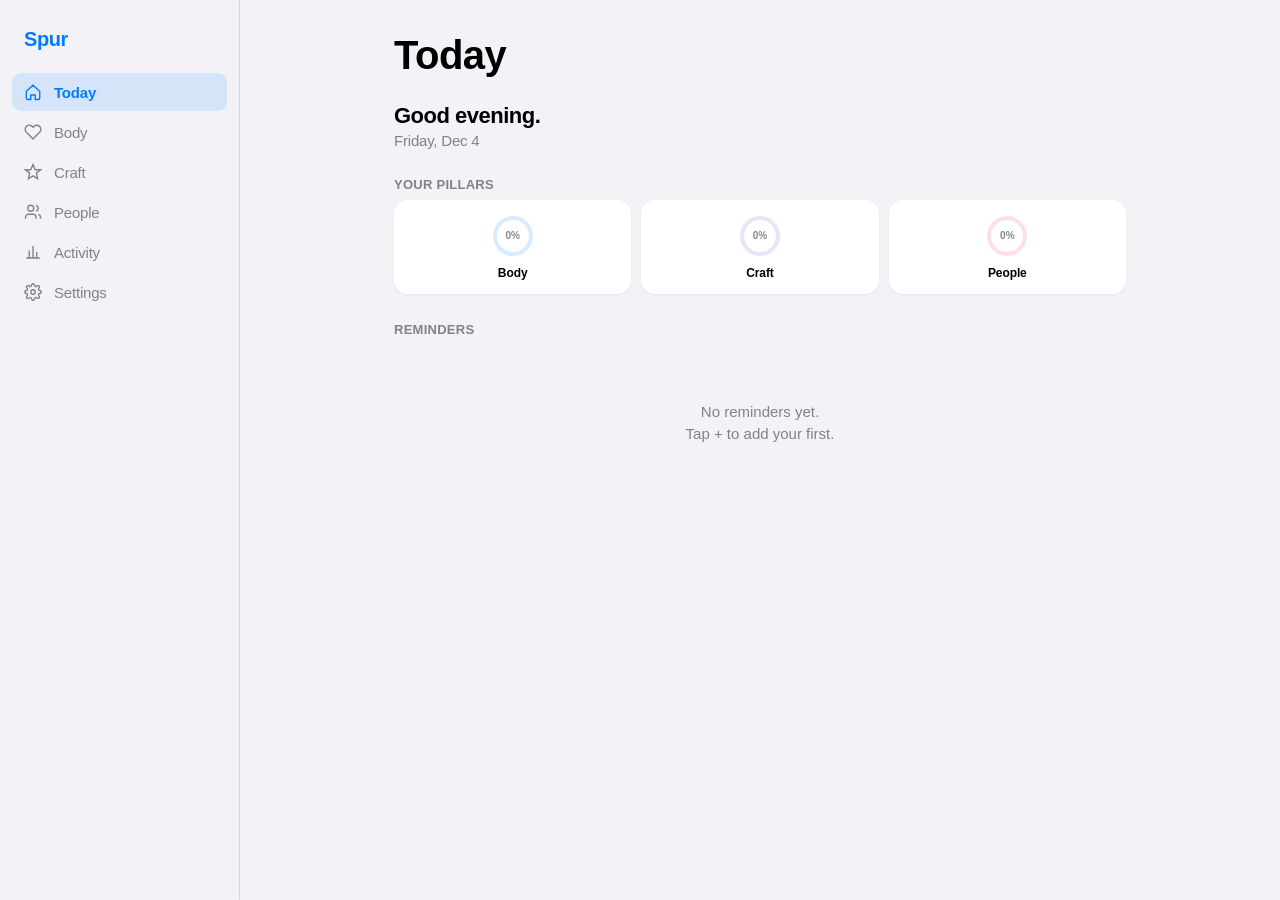
<file: versions/spur-0.14.1.html>
<!DOCTYPE html>
<html lang="en">
<head>
<meta charset="UTF-8" />
<meta name="viewport" content="width=device-width, initial-scale=1.0, viewport-fit=cover, maximum-scale=1.0, user-scalable=no" />
<meta name="apple-mobile-web-app-capable" content="yes" />
<meta name="apple-mobile-web-app-status-bar-style" content="default" />
<meta name="theme-color" content="#F2F2F7" />
<link rel="manifest" href="../manifest.json" />
<title>Spur</title>
<style>
:root{
  --accent:#007AFF;--accent-soft:rgba(0,122,255,.12);--accent-hover:rgba(0,122,255,.08);
  --body:#007AFF;--body-soft:rgba(0,122,255,.12);
  --craft:#5856D6;--craft-soft:rgba(88,86,214,.12);
  --rel:#FF2D55;--rel-soft:rgba(255,45,85,.12);
  --settled:#C9963F;--settled-soft:rgba(201,150,63,.14);
  --success:#34C759;--destructive:#FF3B30;
  --bg:#F2F2F7;--surface:#FFFFFF;--surface-inset:rgba(120,120,128,.08);
  --text:#000000;--text-2:rgba(60,60,67,.62);--text-3:rgba(60,60,67,.34);
  --hairline:rgba(60,60,67,.16);
  --shadow-card:0 1px 3px rgba(0,0,0,.04), 0 1px 1px rgba(0,0,0,.02);
  --r-card:14px;--r-nested:10px;--r-icon:8px;
  --safe-top:env(safe-area-inset-top,0px);--safe-bottom:env(safe-area-inset-bottom,0px);
  --spring:cubic-bezier(.32,.72,0,1);--ease:cubic-bezier(.4,0,.2,1);
  --font:-apple-system,BlinkMacSystemFont,"SF Pro Text","SF Pro Display","Segoe UI",Roboto,sans-serif;
}
[data-theme="dark"]{
  --accent:#0A84FF;--accent-soft:rgba(10,132,255,.18);--accent-hover:rgba(10,132,255,.12);
  --body:#0A84FF;--body-soft:rgba(10,132,255,.18);
  --craft:#7B79E0;--craft-soft:rgba(123,121,224,.18);
  --rel:#FF375F;--rel-soft:rgba(255,55,95,.18);
  --settled:#E8B563;--settled-soft:rgba(232,181,99,.18);
  --bg:#000000;--surface:#1C1C1E;--surface-inset:rgba(120,120,128,.16);
  --text:#FFFFFF;--text-2:rgba(235,235,245,.6);--text-3:rgba(235,235,245,.3);
  --hairline:rgba(84,84,88,.5);--shadow-card:0 1px 3px rgba(0,0,0,.4);
}
*{box-sizing:border-box;-webkit-tap-highlight-color:transparent}
html,body{margin:0;padding:0;font-family:var(--font);background:var(--bg);color:var(--text);height:100%;overflow:hidden;-webkit-font-smoothing:antialiased;overscroll-behavior:none}
button{font-family:inherit}
.app{position:fixed;inset:0;display:grid;grid-template-areas:"sidebar main";grid-template-columns:0 1fr;background:var(--bg)}
.sidebar{grid-area:sidebar;background:var(--bg);border-right:.5px solid var(--hairline);padding:16px;padding-top:calc(16px + var(--safe-top));overflow-y:auto;display:none;flex-direction:column;gap:2px}
.sidebar-brand{font-size:20px;font-weight:700;letter-spacing:-.4px;padding:8px 12px 20px;color:var(--accent)}
.sidebar-item{display:flex;align-items:center;gap:12px;padding:10px 12px;border-radius:9px;border:none;background:none;font-size:15px;font-weight:500;color:var(--text-2);cursor:pointer;text-align:left;letter-spacing:-.2px;width:100%;position:relative;transition:background .15s var(--ease),transform .12s var(--ease)}
.sidebar-item:hover{background:var(--surface-inset)}
.sidebar-item:active{transform:scale(.98)}
.sidebar-item.active{background:var(--accent-soft);color:var(--accent);font-weight:600}
.sidebar-item svg{width:18px;height:18px;stroke:currentColor;stroke-width:1.8;fill:none;flex-shrink:0}
.sidebar-item .badge{margin-left:auto;background:var(--destructive);color:#fff;font-size:11px;font-weight:600;padding:1px 7px;border-radius:9px;min-width:18px;text-align:center}
.main{grid-area:main;display:flex;flex-direction:column;overflow:hidden;position:relative;min-width:0}
.nav{position:relative;display:flex;align-items:center;justify-content:space-between;padding:12px 16px 10px;padding-top:calc(12px + var(--safe-top));background:rgba(249,249,249,.82);backdrop-filter:saturate(180%) blur(20px);-webkit-backdrop-filter:saturate(180%) blur(20px);border-bottom:.5px solid var(--hairline);flex-shrink:0;min-height:44px;z-index:5;transition:transform .3s var(--spring),opacity .25s var(--ease)}
[data-theme="dark"] .nav{background:rgba(28,28,30,.82)}
.nav-logo{font-size:20px;font-weight:700;letter-spacing:-.5px;color:var(--accent);cursor:pointer;background:none;border:none;padding:4px 0;font-family:inherit;transition:opacity .25s var(--ease),transform .25s var(--ease)}
.nav-logo:active{transform:scale(.94)}
.nav.logo-hidden .nav-logo{opacity:0;transform:scale(.9);pointer-events:none}
.nav-title{position:absolute;left:50%;transform:translateX(-50%);font-size:17px;font-weight:600;letter-spacing:-.4px;margin:0;opacity:0;transition:opacity .25s var(--ease)}
.nav-title.visible{opacity:1}
.nav-actions{display:flex;align-items:center;gap:2px}
.nav-btn{background:none;border:none;padding:8px;color:var(--accent);cursor:pointer;display:flex;align-items:center;justify-content:center;border-radius:8px;min-width:38px;height:38px;transition:transform .15s var(--spring)}
.nav-btn:active{transform:scale(.88)}
.nav-btn svg{width:20px;height:20px;stroke:currentColor;stroke-width:2.2;fill:none;stroke-linecap:round}
.screens{flex:1;overflow-y:auto;overflow-x:hidden;-webkit-overflow-scrolling:touch}
.screen{display:none}
.screen.active{display:block;animation:screen-in .3s var(--ease)}
@keyframes screen-in{from{opacity:0;transform:translateY(3px)}to{opacity:1;transform:none}}
.content{max-width:680px;margin:0 auto;padding:0 16px;padding-bottom:calc(120px + var(--safe-bottom))}
body.journaling .nav{transform:translateY(-100%);opacity:0;pointer-events:none}
body.journaling .tabbar{transform:translateY(100%);opacity:0;pointer-events:none}
body.journaling .content{padding-bottom:calc(40px + var(--safe-bottom))}
.large-title{font-size:34px;font-weight:700;letter-spacing:-.5px;margin:0;padding:12px 16px 8px;max-width:680px;margin-left:auto;margin-right:auto;line-height:1.15;display:flex;align-items:center;justify-content:space-between}
.large-title-actions{display:flex;gap:4px}
.lt-btn{background:none;border:none;color:var(--accent);font-size:15px;font-weight:500;padding:6px 10px;border-radius:8px;cursor:pointer;letter-spacing:-.2px;transition:background .15s var(--ease),transform .12s var(--ease)}
.lt-btn:active{background:var(--accent-soft);transform:scale(.96)}
.greeting{padding:8px 16px 4px;max-width:680px;margin:0 auto}
.greeting-line{font-size:22px;font-weight:600;letter-spacing:-.5px;color:var(--text);line-height:1.25;animation:greetIn .5s var(--ease)}
.greeting-date{font-size:15px;color:var(--text-2);letter-spacing:-.2px;margin-top:2px;animation:greetIn .55s var(--ease) backwards;animation-delay:.05s}
@keyframes greetIn{from{opacity:0;transform:translateY(4px)}to{opacity:1;transform:none}}
.section-header{display:flex;align-items:center;justify-content:space-between;font-size:13px;font-weight:600;color:var(--text-2);letter-spacing:.02em;text-transform:uppercase;padding:24px 0 8px}
.edit-toggle{background:none;border:none;color:var(--accent);font-size:13px;font-weight:600;padding:0;cursor:pointer;letter-spacing:.02em;text-transform:uppercase;transition:opacity .15s}
.edit-toggle:active{opacity:.6}
.group{background:var(--surface);border-radius:var(--r-card);box-shadow:var(--shadow-card);overflow:hidden}
.row{display:flex;align-items:center;gap:12px;padding:13px 16px;min-height:52px;position:relative;cursor:pointer;background:var(--surface);border:none;width:100%;text-align:left;font:inherit;color:inherit;transition:background .3s var(--ease)}
.row.wash{animation:rowWash .9s var(--ease)}
@keyframes rowWash{0%,100%{background:var(--surface)}30%{background:var(--pillar-soft,var(--accent-soft))}}
.row:active{background:var(--surface-inset)}
.row + .row::before{content:"";position:absolute;top:0;left:56px;right:0;height:.5px;background:var(--hairline)}
.row.edit-mode{cursor:default;padding-right:8px}
.row-icon{width:32px;height:32px;border-radius:var(--r-icon);display:flex;align-items:center;justify-content:center;flex-shrink:0;color:#fff}
.row-icon svg{width:18px;height:18px;fill:none;stroke:#fff;stroke-width:1.8;stroke-linecap:round;stroke-linejoin:round}
.row-body{flex:1;min-width:0}
.row-title{font-size:16px;font-weight:500;letter-spacing:-.35px;line-height:1.3;overflow:hidden;text-overflow:ellipsis;white-space:nowrap;transition:color .25s var(--ease)}
.row-sub{font-size:14px;color:var(--text-2);letter-spacing:-.15px;margin-top:2px}
.row.done .row-title{color:var(--text-3)}
.row.done .row-sub{opacity:.5}
.row-value{font-size:16px;color:var(--text-2);letter-spacing:-.35px}
.check{width:24px;height:24px;border-radius:50%;border:1.8px solid var(--text-3);flex-shrink:0;cursor:pointer;transition:all .25s var(--spring);position:relative}
.check.done{background:var(--pillar,var(--accent));border-color:var(--pillar,var(--accent));transform:scale(1.04);animation:checkPop .4s var(--spring)}
.check.done::after{content:"";position:absolute;left:7px;top:3px;width:5px;height:10px;border:solid #fff;border-width:0 2px 2px 0;transform:rotate(45deg)}
.check.settled{background:var(--settled);border-color:var(--settled);animation:none}
@keyframes checkPop{0%{transform:scale(.85);box-shadow:0 0 0 0 var(--pillar-soft,var(--accent-soft))}60%{transform:scale(1.14);box-shadow:0 0 0 10px transparent}100%{transform:scale(1.04);box-shadow:0 0 0 0 transparent}}
.edit-actions{display:flex;align-items:center;gap:2px;flex-shrink:0}
.icon-btn{background:none;border:none;padding:8px;border-radius:8px;cursor:pointer;color:var(--text-2);display:flex;align-items:center;justify-content:center;transition:background .15s,transform .12s var(--ease)}
.icon-btn:active{background:var(--surface-inset);transform:scale(.9)}
.icon-btn svg{width:18px;height:18px;stroke:currentColor;stroke-width:2;fill:none;stroke-linecap:round;stroke-linejoin:round}
.icon-btn.destructive{color:var(--destructive)}
.add-habit-row{background:transparent;border-top:.5px solid var(--hairline);color:var(--accent);font-size:15px;font-weight:500;padding:14px 16px;width:100%;text-align:left;display:flex;align-items:center;gap:8px;cursor:pointer}
.add-habit-row svg{width:16px;height:16px;stroke:currentColor;stroke-width:2.4;fill:none;stroke-linecap:round}
.hero{background:var(--surface);border-radius:var(--r-card);box-shadow:var(--shadow-card);padding:24px 20px;display:flex;align-items:center;gap:20px;position:relative;transition:box-shadow .5s var(--ease)}
.hero.flash{animation:heroFlash .9s var(--ease)}
@keyframes heroFlash{0%,100%{box-shadow:var(--shadow-card)}30%{box-shadow:0 0 0 3px var(--pillar,var(--accent)),0 8px 24px var(--pillar-soft,var(--accent-soft))}}
.ring{position:relative;width:88px;height:88px;flex-shrink:0;transition:transform .5s var(--spring)}
.ring.breath{animation:ringBreath .6s var(--ease)}
@keyframes ringBreath{0%,100%{transform:scale(1)}40%{transform:scale(1.05)}}
.ring svg{transform:rotate(-90deg);display:block}
.ring-track{fill:none;stroke:var(--pillar-soft,var(--accent-soft));stroke-width:6}
.ring-fill{fill:none;stroke:var(--pillar,var(--accent));stroke-width:6;stroke-linecap:round;transition:stroke-dashoffset .9s var(--spring)}
.ring-label{position:absolute;inset:0;display:flex;align-items:center;justify-content:center;font-size:20px;font-weight:600;letter-spacing:-.6px}
.hero-info{flex:1;min-width:0}
.hero-number{font-size:26px;font-weight:600;letter-spacing:-.7px;line-height:1.15}
.hero-label{font-size:15px;color:var(--text-2);letter-spacing:-.2px;margin-top:2px}
.hero-streak{margin-top:10px;font-size:14px;font-weight:500;color:var(--pillar,var(--accent));letter-spacing:-.15px;display:flex;align-items:center;gap:5px}
.hero-streak svg{width:13px;height:13px;fill:currentColor;stroke:none}
.hero-msg{position:absolute;bottom:8px;right:20px;font-size:12px;font-weight:600;color:var(--pillar,var(--accent));opacity:0;pointer-events:none;transition:opacity .3s var(--ease)}
.hero-msg.show{opacity:1;animation:msgIn 1.8s var(--ease)}
@keyframes msgIn{0%{opacity:0;transform:translateY(4px)}15%{opacity:1;transform:translateY(0)}70%{opacity:1}100%{opacity:0;transform:translateY(0)}}
.money-btn{display:flex;align-items:center;gap:8px;margin-top:10px;padding:6px 12px;background:var(--pillar-soft,var(--craft-soft));color:var(--pillar,var(--craft));border:none;border-radius:999px;font-size:13px;font-weight:600;letter-spacing:-.1px;cursor:pointer;transition:transform .15s var(--spring)}
.money-btn:active{transform:scale(.94)}
.money-btn-action{background:var(--pillar,var(--craft));color:#fff;font-size:11px;font-weight:700;padding:2px 8px;border-radius:999px}
.month-counter{margin-top:8px;font-size:12px;color:var(--text-2);letter-spacing:-.1px}
.month-counter strong{color:var(--pillar,var(--accent));font-weight:600}
.week{background:var(--surface);border-radius:var(--r-card);box-shadow:var(--shadow-card);padding:16px 12px;display:flex;justify-content:space-between;gap:4px}
.day{flex:1;display:flex;flex-direction:column;align-items:center;gap:7px;position:relative;cursor:pointer;background:none;border:none;padding:4px 0;font-family:inherit;border-radius:8px;transition:background .15s}
.day:active{background:var(--surface-inset)}
.dot{width:26px;height:26px;border-radius:50%;background:var(--surface-inset);display:flex;align-items:center;justify-content:center;font-size:12px;font-weight:700;color:var(--text-3);transition:all .3s var(--spring);position:relative}
.dot.done{background:var(--pillar,var(--accent));color:#fff;transform:scale(1.05);animation:dotPulse .5s var(--spring)}
@keyframes dotPulse{0%{transform:scale(.8)}60%{transform:scale(1.12)}100%{transform:scale(1.05)}}
.dot.partial{background:var(--pillar-soft,var(--accent-soft));color:var(--pillar,var(--accent))}
.dot.today{box-shadow:0 0 0 2px var(--pillar,var(--accent))}
.dot .jdot{position:absolute;bottom:-5px;left:50%;transform:translateX(-50%);width:4px;height:4px;border-radius:50%;background:var(--pillar,var(--accent));opacity:.6}
.day-label{font-size:11px;font-weight:600;color:var(--text-2)}
.day.today .day-label{color:var(--pillar,var(--accent))}
.journal{background:var(--surface);border-radius:var(--r-card);box-shadow:var(--shadow-card);padding:16px;transition:box-shadow .4s var(--ease),transform .3s var(--spring)}
.journal.pulse{animation:journalPulse 1s var(--ease)}
@keyframes journalPulse{0%,100%{box-shadow:var(--shadow-card)}40%{box-shadow:0 0 0 3px var(--pillar-soft,var(--accent-soft))}}
.journal.focused{box-shadow:0 0 0 3px var(--pillar-soft,var(--accent-soft)), var(--shadow-card)}
.journal textarea{width:100%;background:transparent;border:none;font-family:inherit;font-size:16px;color:var(--text);outline:none;resize:none;letter-spacing:-.35px;line-height:1.45;overflow:hidden;transition:height .32s var(--spring);min-height:48px;display:block}
.journal textarea::placeholder{color:var(--text-3)}
.journal-meta{display:flex;justify-content:space-between;align-items:center;margin-top:8px;font-size:13px;color:var(--text-3)}
.journal-saved{color:var(--success);font-weight:600;opacity:0;transition:opacity .3s var(--ease);display:inline-flex;align-items:center;gap:5px}
.journal-saved.show{opacity:1}
.journal-saved::before{content:"";width:6px;height:6px;border-radius:50%;background:var(--success);opacity:.9}
.journal-saved:not(.show)::before{opacity:0}
.review{background:var(--surface);border-radius:var(--r-card);box-shadow:var(--shadow-card);padding:16px}
.review-title{font-size:15px;font-weight:600;letter-spacing:-.25px;margin-bottom:6px}
.review-text{font-size:15px;color:var(--text-2);letter-spacing:-.2px;line-height:1.5}
.note{text-align:center;color:var(--text-3);font-size:13px;padding:16px 24px 0;line-height:1.5}
.stat-grid{display:grid;grid-template-columns:1fr 1fr;gap:12px}
.stat{background:var(--surface);border-radius:var(--r-card);box-shadow:var(--shadow-card);padding:16px;transition:transform .15s var(--spring)}
.stat:active{transform:scale(.98)}
.stat-value{font-size:32px;font-weight:600;letter-spacing:-1px;line-height:1.1}
.stat-label{font-size:13px;color:var(--text-2);margin-top:4px}
.chart-wrap{background:var(--surface);border-radius:var(--r-card);box-shadow:var(--shadow-card);padding:20px 16px 44px;height:180px}
.chart{display:flex;align-items:flex-end;justify-content:space-between;height:100%;gap:10px}
.bar{flex:1;background:var(--pillar,var(--accent));border-radius:6px 6px 3px 3px;position:relative;min-height:5px;opacity:.9;transition:height .7s var(--spring)}
.bar span{position:absolute;bottom:-24px;left:50%;transform:translateX(-50%);font-size:11px;font-weight:600;color:var(--text-2)}
.money-week{background:var(--surface);border-radius:var(--r-card);box-shadow:var(--shadow-card);padding:8px 16px}
.money-week-row{display:flex;justify-content:space-between;align-items:center;padding:10px 0}
.money-week-row + .money-week-row{border-top:.5px solid var(--hairline)}
.money-week-row .label{font-size:14px;color:var(--text-2)}
.money-week-row .value{font-size:15px;font-weight:600;letter-spacing:-.3px}
.money-week-row .value.in{color:var(--success)}
.money-week-row .value.out{color:var(--destructive)}
.switch{position:relative;display:inline-block;width:51px;height:31px;flex-shrink:0}
.switch input{opacity:0;width:0;height:0}
.slider{position:absolute;cursor:pointer;inset:0;background:rgba(120,120,128,.2);border-radius:31px;transition:.28s var(--spring)}
.slider::before{content:"";position:absolute;height:27px;width:27px;left:2px;bottom:2px;background:#fff;border-radius:50%;transition:.28s var(--spring);box-shadow:0 2px 5px rgba(0,0,0,.18)}
input:checked + .slider{background:var(--success)}
input:checked + .slider::before{transform:translateX(20px)}
.empty{text-align:center;color:var(--text-2);font-size:15px;padding:56px 24px;line-height:1.5;animation:fadeIn .4s var(--ease)}
@keyframes fadeIn{from{opacity:0}to{opacity:1}}
.tabbar{position:absolute;left:0;right:0;bottom:0;display:flex;background:rgba(249,249,249,.86);backdrop-filter:saturate(180%) blur(22px);-webkit-backdrop-filter:saturate(180%) blur(22px);border-top:.5px solid var(--hairline);padding:6px 4px 4px;padding-bottom:calc(4px + var(--safe-bottom));z-index:20;transition:transform .3s var(--spring),opacity .25s var(--ease)}
[data-theme="dark"] .tabbar{background:rgba(28,28,30,.86)}
.tab{flex:1;background:none;border:none;display:flex;flex-direction:column;align-items:center;gap:3px;padding:6px 0;color:var(--text-2);font-size:10px;font-weight:600;cursor:pointer;position:relative;transition:color .15s var(--ease)}
.tab.active{color:var(--accent)}
.tab svg{width:26px;height:26px;stroke:currentColor;stroke-width:1.7;fill:none;stroke-linecap:round;stroke-linejoin:round;transition:transform .2s var(--spring)}
.tab:active svg{transform:scale(.88)}
.tab .badge{position:absolute;top:2px;right:calc(50% - 18px);background:var(--destructive);color:#fff;font-size:11px;font-weight:600;border-radius:9px;padding:1px 6px;min-width:18px;text-align:center;line-height:14px}
.overlay{position:fixed;inset:0;background:rgba(0,0,0,.4);opacity:0;pointer-events:none;transition:opacity .3s var(--ease);z-index:100}
.overlay.active{opacity:1;pointer-events:auto}
.sheet{position:fixed;left:0;right:0;bottom:0;background:var(--bg);border-radius:20px 20px 0 0;transform:translateY(100%);transition:transform .38s var(--spring);z-index:101;padding-bottom:calc(16px + var(--safe-bottom));max-height:88%;display:flex;flex-direction:column;overflow:hidden}
.sheet.active{transform:translateY(0)}
.sheet-handle{width:36px;height:5px;background:var(--text-3);border-radius:3px;margin:8px auto 4px}
.sheet-header{display:flex;justify-content:space-between;align-items:center;padding:8px 16px 12px;border-bottom:.5px solid var(--hairline)}
.sheet-title{font-size:17px;font-weight:600;letter-spacing:-.4px;margin:0}
.sheet-btn{background:none;border:none;color:var(--accent);font-size:16px;padding:6px 4px;cursor:pointer;border-radius:6px;transition:opacity .15s,transform .12s}
.sheet-btn:active{opacity:.5;transform:scale(.96)}
.sheet-btn.bold{font-weight:600}
.sheet-body{padding:20px 16px;overflow-y:auto}
.field{margin-bottom:20px}
.field-label{font-size:13px;font-weight:600;color:var(--text-2);text-transform:uppercase;letter-spacing:.04em;margin-bottom:8px;padding-left:4px}
.field-input{width:100%;background:var(--surface);border:1px solid var(--hairline);border-radius:var(--r-nested);padding:12px 14px;font-size:16px;font-family:inherit;color:var(--text);outline:none;letter-spacing:-.35px;transition:border-color .15s,box-shadow .15s}
.field-input:focus{border-color:var(--accent);box-shadow:0 0 0 3px var(--accent-soft)}
.chip-row{display:flex;gap:8px;flex-wrap:wrap}
.chip{background:var(--surface);border:1px solid var(--hairline);border-radius:var(--r-nested);padding:10px 16px;font-size:15px;color:var(--text);cursor:pointer;letter-spacing:-.2px;transition:transform .15s var(--spring),background .15s}
.chip:active{transform:scale(.96)}
.chip.selected{background:var(--accent);color:#fff;border-color:var(--accent);font-weight:500;transform:scale(1.02)}
.timer-body{display:flex;flex-direction:column;align-items:center;padding:24px 16px 40px}
.timer-ring{position:relative;width:220px;height:220px;margin-bottom:24px}
.timer-ring svg{transform:rotate(-90deg);display:block}
.timer-track{fill:none;stroke:var(--craft-soft,rgba(88,86,214,.12));stroke-width:8}
.timer-fill{fill:none;stroke:var(--craft,#5856D6);stroke-width:8;stroke-linecap:round;transition:stroke-dashoffset .3s linear}
.timer-display{position:absolute;inset:0;display:flex;flex-direction:column;align-items:center;justify-content:center}
.timer-time{font-size:44px;font-weight:600;letter-spacing:-1.8px;line-height:1;font-variant-numeric:tabular-nums}
.timer-label{font-size:13px;font-weight:600;color:var(--text-2);text-transform:uppercase;letter-spacing:.06em;margin-top:8px}
.timer-presets{display:flex;gap:8px;justify-content:center;margin-bottom:24px}
.timer-actions{display:flex;gap:10px;justify-content:center}
.timer-btn{padding:12px 24px;border-radius:12px;border:1px solid var(--hairline);background:var(--surface);color:var(--text);font-size:15px;font-weight:600;letter-spacing:-.2px;cursor:pointer;transition:transform .15s var(--spring)}
.timer-btn:active{transform:scale(.96)}
.timer-btn.primary{background:var(--craft,#5856D6);color:#fff;border-color:var(--craft,#5856D6)}
.money-summary{margin-top:8px;padding:14px 16px;background:var(--surface);border-radius:var(--r-nested);font-size:14px;color:var(--text-2);line-height:1.5}
.money-summary strong{color:var(--text);font-weight:600}
.money-summary .in{color:var(--success);font-weight:600}
.money-summary .out{color:var(--destructive);font-weight:600}
.icon-picker{display:grid;grid-template-columns:repeat(6,1fr);gap:8px}
.icon-opt{aspect-ratio:1;background:var(--surface);border:2px solid transparent;border-radius:10px;cursor:pointer;display:flex;align-items:center;justify-content:center;padding:0;transition:all .15s var(--spring)}
.icon-opt:active{transform:scale(.94)}
.icon-opt.selected{border-color:var(--accent);background:var(--accent-soft)}
.icon-opt svg{width:22px;height:22px;stroke:var(--text);stroke-width:1.8;fill:none;stroke-linecap:round;stroke-linejoin:round}
.icon-opt.selected svg{stroke:var(--accent)}
.color-picker{display:flex;gap:10px;flex-wrap:wrap}
.color-opt{width:36px;height:36px;border-radius:50%;border:3px solid transparent;cursor:pointer;transition:all .15s var(--spring);position:relative}
.color-opt:active{transform:scale(.94)}
.color-opt.selected{border-color:var(--text);transform:scale(1.05)}
.float-dot{position:fixed;pointer-events:none;width:6px;height:6px;border-radius:50%;z-index:200;animation:floatDot .9s var(--ease) forwards}
@keyframes floatDot{0%{opacity:0;transform:translateY(0) scale(.6)}20%{opacity:1;transform:translateY(-4px) scale(1)}100%{opacity:0;transform:translateY(-28px) scale(.9)}}
.today-strip{display:grid;grid-template-columns:1fr 1fr 1fr;gap:10px;margin-bottom:4px}
.today-pillar{background:var(--surface);border-radius:var(--r-card);box-shadow:var(--shadow-card);padding:14px 12px;display:flex;flex-direction:column;align-items:center;gap:8px;cursor:pointer;border:none;font-family:inherit;text-align:center;transition:transform .15s var(--spring)}
.today-pillar:active{transform:scale(.96)}
.today-pillar-ring{position:relative;width:44px;height:44px}
.today-pillar-ring svg{transform:rotate(-90deg);display:block}
.today-pillar-ring .track{fill:none;stroke:currentColor;opacity:.15;stroke-width:4}
.today-pillar-ring .fill{fill:none;stroke:currentColor;stroke-width:4;stroke-linecap:round;transition:stroke-dashoffset .6s var(--spring)}
.today-pillar-label{font-size:12px;font-weight:600;color:var(--text);letter-spacing:-.1px}
.today-pillar-pct{font-size:10px;font-weight:600;color:var(--text-2);position:absolute;inset:0;display:flex;align-items:center;justify-content:center}
.today-pillar.t-body{color:var(--body)}
.today-pillar.t-craft{color:var(--craft)}
.today-pillar.t-rel{color:var(--rel)}
.reminders-group{background:var(--surface);border-radius:var(--r-card);box-shadow:var(--shadow-card);overflow:hidden}
.done-separator{font-size:12px;font-weight:600;color:var(--text-3);text-transform:uppercase;letter-spacing:.06em;padding:14px 16px 8px;border-top:.5px solid var(--hairline)}
.reminders-group .row{animation:rowSlideIn .4s var(--spring)}
@keyframes rowSlideIn{from{opacity:0;transform:translateY(-8px)}to{opacity:1;transform:translateY(0)}}
.row.is-new{animation:newRowIn .6s var(--spring)}
@keyframes newRowIn{0%{opacity:0;transform:translateY(-10px)}100%{opacity:1;transform:translateY(0)}}
.row.is-new .row-title{position:relative}
.row.is-new::after{content:"NEW";position:absolute;top:14px;right:14px;font-size:9px;font-weight:700;letter-spacing:.08em;color:var(--accent);background:var(--accent-soft);padding:3px 6px;border-radius:6px;opacity:0;animation:newFadeIn .8s var(--ease) .15s forwards}
@keyframes newFadeIn{to{opacity:1}}
.row.is-new .check{margin-right:28px}
.cal-header{display:flex;align-items:center;justify-content:space-between;padding:0 4px 16px}
.cal-title{font-size:20px;font-weight:700;letter-spacing:-.4px}
.cal-nav{display:flex;gap:4px}
.cal-nav button{background:var(--surface);border:1px solid var(--hairline);border-radius:8px;width:36px;height:36px;display:flex;align-items:center;justify-content:center;cursor:pointer;color:var(--accent);font-size:16px;transition:transform .15s var(--spring),background .15s}
.cal-nav button:active{background:var(--surface-inset);transform:scale(.92)}
.cal-weekdays{display:grid;grid-template-columns:repeat(7,1fr);gap:4px;margin-bottom:6px}
.cal-weekday{text-align:center;font-size:11px;font-weight:600;color:var(--text-2);text-transform:uppercase;letter-spacing:.04em;padding:6px 0}
.cal-grid{display:grid;grid-template-columns:repeat(7,1fr);gap:4px}
.cal-day{aspect-ratio:1;background:var(--surface);border-radius:10px;border:none;cursor:pointer;display:flex;flex-direction:column;align-items:center;justify-content:center;font-family:inherit;position:relative;padding:0;transition:transform .15s var(--spring)}
.cal-day:active{transform:scale(.94)}
.cal-day.empty{background:transparent;cursor:default;pointer-events:none}
.cal-day .num{font-size:14px;font-weight:600;color:var(--text);line-height:1}
.cal-day.today{border:2px solid var(--cal-pillar,var(--accent))}
.cal-day.full{background:var(--cal-pillar,var(--accent));color:#fff}
.cal-day.full .num{color:#fff}
.cal-day.partial{background:var(--cal-pillar-soft,var(--accent-soft))}
.cal-day .cal-dots{position:absolute;bottom:4px;display:flex;gap:3px}
.cal-dot{width:5px;height:5px;border-radius:50%;background:var(--cal-pillar,var(--accent))}
.cal-day.full .cal-dot{background:#fff}
.cal-legend{display:flex;gap:14px;justify-content:center;padding:16px 0 0;font-size:12px;color:var(--text-2)}
.cal-legend span{display:flex;align-items:center;gap:5px}
.cal-legend .leg-dot{width:8px;height:8px;border-radius:50%;background:var(--cal-pillar,var(--accent))}
.cal-legend .leg-dot.soft{background:var(--cal-pillar-soft,var(--accent-soft))}
.day-detail-header{padding:0 0 12px}
.day-detail-date{font-size:22px;font-weight:700;letter-spacing:-.5px}
.day-detail-weekday{font-size:13px;color:var(--text-2);margin-top:2px}
.day-detail-streak{display:inline-flex;align-items:center;gap:5px;margin-top:8px;padding:5px 10px;border-radius:999px;font-size:12px;font-weight:600}
.day-detail-streak svg{width:12px;height:12px;fill:currentColor}
.day-detail-journal{background:var(--surface);border-radius:var(--r-nested);padding:14px 16px;margin-top:12px;font-size:15px;color:var(--text);line-height:1.5;letter-spacing:-.2px;white-space:pre-wrap}
.day-detail-journal.empty{color:var(--text-3);font-style:italic}
.day-detail-empty{text-align:center;color:var(--text-2);font-size:15px;padding:40px 24px;line-height:1.5}
.day-detail-actions{padding-top:16px;display:flex;gap:8px}
.day-detail-actions button{flex:1;padding:12px;border-radius:10px;border:1px solid var(--hairline);background:var(--surface);color:var(--text);font-size:15px;font-weight:600;cursor:pointer;transition:transform .15s var(--spring)}
.day-detail-actions button:active{transform:scale(.98)}
.review-card-today{background:linear-gradient(135deg,var(--craft),#7B79E0);border-radius:var(--r-card);padding:20px;color:#fff;cursor:pointer;border:none;text-align:left;width:100%;font-family:inherit;margin-bottom:4px;box-shadow:0 4px 14px rgba(88,86,214,.25);transition:transform .15s var(--spring),box-shadow .15s}
.review-card-today:active{transform:scale(.97);box-shadow:0 2px 8px rgba(88,86,214,.3)}
.review-card-today .rc-label{font-size:11px;font-weight:700;letter-spacing:.08em;text-transform:uppercase;opacity:.85;margin-bottom:6px}
.review-card-today .rc-title{font-size:20px;font-weight:700;letter-spacing:-.4px;margin-bottom:4px}
.review-card-today .rc-text{font-size:14px;opacity:.92;line-height:1.4;letter-spacing:-.15px}
.review-card-today .rc-action{display:inline-block;margin-top:14px;background:rgba(255,255,255,.2);color:#fff;font-size:13px;font-weight:700;padding:8px 14px;border-radius:999px;letter-spacing:-.1px}
.review-card-today.done-today{background:var(--surface);color:var(--text);box-shadow:var(--shadow-card)}
.review-card-today.done-today .rc-label{color:var(--craft);opacity:1}
.review-card-today.done-today .rc-title{color:var(--text)}
.review-card-today.done-today .rc-text{color:var(--text-2)}
.review-card-today.done-today .rc-action{background:var(--accent-soft);color:var(--accent)}
.review-flow{position:fixed;inset:0;background:var(--bg);z-index:300;display:none;flex-direction:column;padding-top:var(--safe-top);padding-bottom:var(--safe-bottom)}
.review-flow.active{display:flex;animation:fadeIn .3s var(--ease)}
.review-topbar{display:flex;align-items:center;justify-content:space-between;padding:16px 20px 8px;flex-shrink:0}
.review-progress-text{font-size:13px;font-weight:600;color:var(--text-2);letter-spacing:-.1px}
.review-skip-x{background:none;border:none;padding:8px;color:var(--text-2);font-size:15px;font-weight:500;cursor:pointer;letter-spacing:-.2px;transition:opacity .15s}
.review-skip-x:active{opacity:.6}
.review-progress-bar{height:3px;background:var(--surface-inset);margin:0 20px 24px;border-radius:2px;overflow:hidden;flex-shrink:0}
.review-progress-fill{height:100%;background:var(--craft);transition:width .5s var(--spring);border-radius:2px}
.review-content{flex:1;overflow-y:auto;padding:0 24px 24px;display:flex;flex-direction:column;max-width:640px;width:100%;margin:0 auto}
.review-pillar-chip{display:inline-flex;align-items:center;gap:6px;padding:5px 12px;border-radius:999px;font-size:12px;font-weight:700;letter-spacing:.04em;text-transform:uppercase;margin-bottom:20px;align-self:flex-start}
.review-question{font-size:28px;font-weight:700;letter-spacing:-.6px;line-height:1.2;margin:0 0 20px;color:var(--text);animation:greetIn .4s var(--ease)}
.review-textarea{width:100%;background:var(--surface);border:1px solid var(--hairline);border-radius:var(--r-nested);padding:16px;font-size:17px;font-family:inherit;color:var(--text);letter-spacing:-.35px;line-height:1.5;outline:none;resize:none;min-height:160px;transition:border-color .15s,box-shadow .15s}
.review-textarea:focus{border-color:var(--craft);box-shadow:0 0 0 3px var(--craft-soft)}
.review-textarea::placeholder{color:var(--text-3)}
.review-bottom{display:flex;align-items:center;justify-content:space-between;padding:16px 20px 20px;flex-shrink:0;gap:12px;border-top:.5px solid var(--hairline);background:var(--bg)}
.review-btn{padding:14px 24px;border-radius:12px;border:1px solid var(--hairline);background:var(--surface);color:var(--text);font-size:16px;font-weight:600;letter-spacing:-.25px;cursor:pointer;transition:transform .15s var(--spring)}
.review-btn:active{transform:scale(.97)}
.review-btn.primary{background:var(--craft);color:#fff;border-color:var(--craft);flex:1}
.review-btn.ghost{background:none;border-color:transparent;color:var(--text-2);font-weight:500}
.review-done{flex:1;display:flex;flex-direction:column;align-items:center;justify-content:center;padding:32px 24px;text-align:center}
.review-done-emoji{font-size:64px;margin-bottom:20px;animation:pop .6s var(--spring)}
@keyframes pop{0%{transform:scale(.3);opacity:0}60%{transform:scale(1.1)}100%{transform:scale(1);opacity:1}}
.review-done-title{font-size:28px;font-weight:700;letter-spacing:-.6px;margin:0 0 8px}
.review-done-sub{font-size:16px;color:var(--text-2);letter-spacing:-.2px;line-height:1.5;max-width:340px;margin-bottom:32px}
.past-review-card{background:var(--surface);border-radius:var(--r-card);box-shadow:var(--shadow-card);padding:16px;margin-bottom:10px;cursor:pointer;border:none;text-align:left;width:100%;font-family:inherit;transition:transform .15s var(--spring)}
.past-review-card:active{transform:scale(.98)}
.past-review-week{font-size:12px;font-weight:700;color:var(--craft);letter-spacing:.04em;text-transform:uppercase;margin-bottom:6px}
.past-review-preview{font-size:15px;color:var(--text);letter-spacing:-.2px;line-height:1.45;overflow:hidden;display:-webkit-box;-webkit-line-clamp:2;-webkit-box-orient:vertical}
.review-detail-qa{margin-bottom:20px}
.review-detail-q{font-size:13px;font-weight:700;color:var(--craft);letter-spacing:.02em;margin-bottom:6px}
.review-detail-a{font-size:16px;color:var(--text);letter-spacing:-.3px;line-height:1.5;white-space:pre-wrap}
.review-detail-a.empty{color:var(--text-3);font-style:italic}
.version{text-align:center;font-size:12px;color:var(--text-3);padding:32px 16px 16px}
@media (max-width:767px){.sidebar{display:none}.app{grid-template-columns:0 1fr}}
@media (min-width:768px) and (max-width:1023px){
  .app{grid-template-columns:88px 1fr}.sidebar{display:flex}
  .sidebar-brand{font-size:11px;font-weight:700;text-align:center;padding:8px 0 20px}
  .sidebar-item{flex-direction:column;gap:5px;padding:10px 6px;font-size:10px;font-weight:600;text-align:center}
  .sidebar-item svg{width:22px;height:22px}
  .sidebar-item .badge{position:absolute;top:4px;right:14px;margin-left:0}
  .tabbar,.nav{display:none}
  .large-title{font-size:38px;padding:24px 20px 12px;max-width:760px}
  .greeting{padding-left:20px;padding-right:20px;max-width:760px}
  .content{max-width:760px;padding:0 20px;padding-bottom:32px}
}
@media (min-width:1024px){
  .app{grid-template-columns:240px 1fr}.sidebar{display:flex}
  .tabbar,.nav{display:none}
  .large-title{font-size:40px;padding:32px 24px 16px;max-width:780px}
  .greeting{padding-left:24px;padding-right:24px;max-width:780px}
  .content{max-width:780px;padding:0 24px;padding-bottom:32px}
  .sidebar{padding:20px 12px}
}
@media (prefers-reduced-motion:reduce){*,*::before,*::after{animation-duration:.001ms !important;transition-duration:.001ms !important}}
</style>
</head>
<body>

<div class="app">
  <aside class="sidebar">
    <div class="sidebar-brand">Spur</div>
    <button class="sidebar-item active" data-screen="today">
      <svg viewBox="0 0 24 24"><path d="M3 11l9-8 9 8v9a2 2 0 01-2 2h-4v-6h-6v6H5a2 2 0 01-2-2z"/></svg>
      <span>Today</span>
      <span class="badge" id="sidebarBadge" style="display:none">0</span>
    </button>
    <button class="sidebar-item" data-screen="body">
      <svg viewBox="0 0 24 24"><path d="M20.84 4.61a5.5 5.5 0 00-7.78 0L12 5.67l-1.06-1.06a5.5 5.5 0 10-7.78 7.78l1.06 1.06L12 21.23l7.78-7.78 1.06-1.06a5.5 5.5 0 000-7.78z"/></svg>
      <span>Body</span>
    </button>
    <button class="sidebar-item" data-screen="craft">
      <svg viewBox="0 0 24 24"><path d="M12 2l3 7h7l-5.5 4.5L18 21l-6-4-6 4 1.5-7.5L2 9h7z"/></svg>
      <span>Craft</span>
    </button>
    <button class="sidebar-item" data-screen="rel">
      <svg viewBox="0 0 24 24"><path d="M16 21v-2a4 4 0 00-4-4H6a4 4 0 00-4 4v2"/><circle cx="9" cy="7" r="4"/><path d="M22 21v-2a4 4 0 00-3-3.87M16 3.13a4 4 0 010 7.75"/></svg>
      <span>People</span>
    </button>
    <button class="sidebar-item" data-screen="activity">
      <svg viewBox="0 0 24 24"><path d="M3 20h18M7 20V10M12 20V4M17 20v-8"/></svg>
      <span>Activity</span>
    </button>
    <button class="sidebar-item" data-screen="settings">
      <svg viewBox="0 0 24 24"><circle cx="12" cy="12" r="3"/><path d="M19.4 15a1.7 1.7 0 00.3 1.9l.1.1a2 2 0 11-2.8 2.8l-.1-.1a1.7 1.7 0 00-1.9-.3 1.7 1.7 0 00-1 1.5V21a2 2 0 11-4 0v-.1a1.7 1.7 0 00-1.1-1.5 1.7 1.7 0 00-1.9.3l-.1.1a2 2 0 11-2.8-2.8l.1-.1a1.7 1.7 0 00.3-1.9 1.7 1.7 0 00-1.5-1H3a2 2 0 110-4h.1a1.7 1.7 0 001.5-1.1 1.7 1.7 0 00-.3-1.9l-.1-.1a2 2 0 112.8-2.8l.1.1a1.7 1.7 0 001.9.3H9a1.7 1.7 0 001-1.5V3a2 2 0 114 0v.1a1.7 1.7 0 001 1.5 1.7 1.7 0 001.9-.3l.1-.1a2 2 0 112.8 2.8l-.1.1a1.7 1.7 0 00-.3 1.9V9a1.7 1.7 0 001.5 1H21a2 2 0 110 4h-.1a1.7 1.7 0 00-1.5 1z"/></svg>
      <span>Settings</span>
    </button>
  </aside>

  <div class="main">
    <header class="nav" id="navBar">
      <button class="nav-logo" id="navLogo">Spur</button>
      <h1 class="nav-title" id="navTitle">Today</h1>
      <div class="nav-actions">
        <button class="nav-btn" id="navAdd" aria-label="Add">
          <svg viewBox="0 0 24 24"><path d="M12 5v14M5 12h14"/></svg>
        </button>
      </div>
    </header>

    <main class="screens" id="screens">
      <section class="screen active" id="screen-today">
        <h1 class="large-title">Today</h1>
        <div class="greeting">
          <div class="greeting-line" id="greetingLine">Good morning.</div>
          <div class="greeting-date" id="greetingDate">Wednesday, Oct 8</div>
        </div>
        <div class="content">
          <div id="reviewCardContainer"></div>

          <div class="section-header"><span>Your Pillars</span></div>
          <div class="today-strip" id="todayStrip"></div>

          <div class="section-header"><span>Reminders</span></div>
          <div class="reminders-group" id="remindersGroup"></div>
          <div class="empty" id="emptyReminders">No reminders yet.<br>Tap + to add your first.</div>
        </div>
      </section>

      <section class="screen" id="screen-body" style="--pillar:var(--body);--pillar-soft:var(--body-soft)">
        <div class="large-title"><span>Body</span><div class="large-title-actions"><button class="lt-btn" data-history="body">History</button></div></div>
        <div class="content">
          <div class="hero" id="bodyHero">
            <div class="ring" id="bodyRingWrap">
              <svg width="88" height="88" viewBox="0 0 88 88">
                <circle class="ring-track" cx="44" cy="44" r="38"/>
                <circle class="ring-fill" id="bodyRing" cx="44" cy="44" r="38" stroke-dasharray="238.76" stroke-dashoffset="238.76"/>
              </svg>
              <div class="ring-label" id="bodyRingLabel">0%</div>
            </div>
            <div class="hero-info">
              <div class="hero-number" id="bodyHeroNumber">0 of 3</div>
              <div class="hero-label">habits done today</div>
              <div class="hero-streak" id="bodyStreak">
                <svg viewBox="0 0 16 16"><path d="M8 1c.5 2 2 3 3 4.5C12.5 7 13 8.5 13 10a5 5 0 11-10 0c0-1.5.5-3 2-4.5C6 4 7.5 3 8 1z"/></svg>
                <span>Start your streak today</span>
              </div>
              <div class="month-counter" id="bodyMonth"></div>
            </div>
            <div class="hero-msg" id="bodyMsg"></div>
          </div>
          <div class="section-header"><span>Today's Habits</span><button class="edit-toggle" data-edit="body">Edit</button></div>
          <div class="group" id="bodyHabits"></div>
          <div class="section-header"><span>Last 7 Days</span></div>
          <div class="week" id="bodyWeek"></div>
          <div class="section-header"><span>Body Journal</span></div>
          <div class="journal" id="bodyJournalCard">
            <textarea id="bodyJournal" placeholder="How does your body feel today?" rows="1"></textarea>
            <div class="journal-meta"><span id="bodyJournalDate"></span><span class="journal-saved" id="bodyJournalSaved">Saved</span></div>
          </div>
          <div class="note">Gentle streaks — miss one day is grace, miss two resets.</div>
        </div>
      </section>

      <section class="screen" id="screen-craft" style="--pillar:var(--craft);--pillar-soft:var(--craft-soft)">
        <div class="large-title"><span>Craft</span><div class="large-title-actions"><button class="lt-btn" data-history="craft">History</button></div></div>
        <div class="content">
          <div class="hero" id="craftHero">
            <div class="ring" id="craftRingWrap">
              <svg width="88" height="88" viewBox="0 0 88 88">
                <circle class="ring-track" cx="44" cy="44" r="38"/>
                <circle class="ring-fill" id="craftRing" cx="44" cy="44" r="38" stroke-dasharray="238.76" stroke-dashoffset="238.76"/>
              </svg>
              <div class="ring-label" id="craftRingLabel">0%</div>
            </div>
            <div class="hero-info">
              <div class="hero-number" id="craftHeroNumber">0 of 4</div>
              <div class="hero-label">habits done today</div>
              <div class="hero-streak" id="craftStreak">
                <svg viewBox="0 0 16 16"><path d="M8 1c.5 2 2 3 3 4.5C12.5 7 13 8.5 13 10a5 5 0 11-10 0c0-1.5.5-3 2-4.5C6 4 7.5 3 8 1z"/></svg>
                <span>Start your streak today</span>
              </div>
              <button class="money-btn" id="moneyBtn">
                <span id="moneyToday">₦0 today</span>
                <span class="money-btn-action">Log</span>
              </button>
              <div class="month-counter" id="craftMonth"></div>
            </div>
            <div class="hero-msg" id="craftMsg"></div>
          </div>
          <div class="section-header"><span>Today's Habits</span><button class="edit-toggle" data-edit="craft">Edit</button></div>
          <div class="group" id="craftHabits"></div>
          <div class="section-header"><span>Last 7 Days</span></div>
          <div class="week" id="craftWeek"></div>
          <div class="section-header"><span>Craft Journal</span></div>
          <div class="journal" id="craftJournalCard">
            <textarea id="craftJournal" placeholder="What did you build, learn, or earn today?" rows="1"></textarea>
            <div class="journal-meta"><span id="craftJournalDate"></span><span class="journal-saved" id="craftJournalSaved">Saved</span></div>
          </div>
          <div class="note">Gentle streaks — miss one day is grace, miss two resets.</div>
        </div>
      </section>

      <section class="screen" id="screen-rel" style="--pillar:var(--rel);--pillar-soft:var(--rel-soft)">
        <div class="large-title"><span>People</span><div class="large-title-actions"><button class="lt-btn" data-history="rel">History</button></div></div>
        <div class="content">
          <div class="hero" id="relHero">
            <div class="ring" id="relRingWrap">
              <svg width="88" height="88" viewBox="0 0 88 88">
                <circle class="ring-track" cx="44" cy="44" r="38"/>
                <circle class="ring-fill" id="relRing" cx="44" cy="44" r="38" stroke-dasharray="238.76" stroke-dashoffset="238.76"/>
              </svg>
              <div class="ring-label" id="relRingLabel">0%</div>
            </div>
            <div class="hero-info">
              <div class="hero-number" id="relHeroNumber">0 of 4</div>
              <div class="hero-label">habits done today</div>
              <div class="hero-streak" id="relStreak">
                <svg viewBox="0 0 16 16"><path d="M8 1c.5 2 2 3 3 4.5C12.5 7 13 8.5 13 10a5 5 0 11-10 0c0-1.5.5-3 2-4.5C6 4 7.5 3 8 1z"/></svg>
                <span>Start your streak today</span>
              </div>
              <div class="month-counter" id="relMonth"></div>
            </div>
            <div class="hero-msg" id="relMsg"></div>
          </div>
          <div class="section-header"><span>Today's Habits</span><button class="edit-toggle" data-edit="rel">Edit</button></div>
          <div class="group" id="relHabits"></div>
          <div class="section-header"><span>Last 7 Days</span></div>
          <div class="week" id="relWeek"></div>
          <div class="section-header"><span>People Journal</span></div>
          <div class="journal" id="relJournalCard">
            <textarea id="relJournal" placeholder="Who did you show up for today? How?" rows="1"></textarea>
            <div class="journal-meta"><span id="relJournalDate"></span><span class="journal-saved" id="relJournalSaved">Saved</span></div>
          </div>
          <div class="note">Gentle streaks — miss one day is grace, miss two resets.</div>
        </div>
      </section>

      <section class="screen" id="screen-activity">
        <h1 class="large-title">Activity</h1>
        <div class="content">
          <div class="stat-grid">
            <div class="stat"><div class="stat-value" id="bodyStreakStat">0</div><div class="stat-label">Body streak</div></div>
            <div class="stat"><div class="stat-value" id="craftStreakStat">0</div><div class="stat-label">Craft streak</div></div>
            <div class="stat"><div class="stat-value" id="relStreakStat">0</div><div class="stat-label">People streak</div></div>
            <div class="stat"><div class="stat-value" id="totalStat">0</div><div class="stat-label">This week</div></div>
          </div>
          <div class="section-header"><span>Weekly Reviews</span></div>
          <div id="pastReviewsContainer"></div>
          <div class="section-header"><span>Body This Week</span></div>
          <div class="chart-wrap" style="--pillar:var(--body)"><div class="chart" id="bodyChart"></div></div>
          <div class="section-header"><span>Craft This Week</span></div>
          <div class="chart-wrap" style="--pillar:var(--craft)"><div class="chart" id="craftChart"></div></div>
          <div class="section-header"><span>People This Week</span></div>
          <div class="chart-wrap" style="--pillar:var(--rel)"><div class="chart" id="relChart"></div></div>
          <div class="section-header"><span>Money This Week</span></div>
          <div class="money-week" id="moneyWeek"></div>
          <div class="section-header"><span>Recent Journal</span></div>
          <div class="group" id="journalHistory"></div>
        </div>
      </section>

      <section class="screen" id="screen-settings">
        <h1 class="large-title">Settings</h1>
        <div class="content">
          <div class="section-header"><span>Notifications</span></div>
          <div class="group">
            <div class="row" style="cursor:default">
              <div class="row-icon" style="background:var(--accent)"><svg viewBox="0 0 24 24"><path d="M18 8A6 6 0 006 8c0 7-3 9-3 9h18s-3-2-3-9M13.73 21a2 2 0 01-3.46 0"/></svg></div>
              <div class="row-body">
                <div class="row-title">Reminder alerts</div>
                <div class="row-sub" id="notifStatus">Checking…</div>
              </div>
              <button class="lt-btn" id="notifBtn" style="padding:8px 14px;background:var(--accent);color:#fff;border-radius:9px;font-weight:600">Enable</button>
            </div>
            <button class="row" id="testNotifBtn">
              <div class="row-icon" style="background:#5856D6"><svg viewBox="0 0 24 24"><path d="M13 2L3 14h8l-1 8 10-12h-8z"/></svg></div>
              <div class="row-body"><div class="row-title">Send a test notification</div></div>
              <div class="row-value">›</div>
            </button>
            <button class="row" id="testReviewBtn">
              <div class="row-icon" style="background:#5856D6"><svg viewBox="0 0 24 24"><path d="M12 2l3 7h7l-5.5 4.5L18 21l-6-4-6 4 1.5-7.5L2 9h7z"/></svg></div>
              <div class="row-body"><div class="row-title">Test weekly review</div></div>
              <div class="row-value">›</div>
            </button>
          </div>

          <div class="section-header"><span>Appearance</span></div>
          <div class="group">
            <div class="row">
              <div class="row-icon" style="background:#8E8E93"><svg viewBox="0 0 24 24"><path d="M21 12.79A9 9 0 1111.21 3 7 7 0 0021 12.79z"/></svg></div>
              <div class="row-body"><div class="row-title">Dark Mode</div></div>
              <label class="switch"><input type="checkbox" id="darkToggle"><span class="slider"></span></label>
            </div>
          </div>

          <div class="section-header"><span>Data</span></div>
          <div class="group">
            <button class="row" id="exportBtn">
              <div class="row-icon" style="background:#34C759"><svg viewBox="0 0 24 24"><path d="M12 3v12m0 0l-4-4m4 4l4-4M5 21h14"/></svg></div>
              <div class="row-body"><div class="row-title">Export Data</div></div>
              <div class="row-value">›</div>
            </button>
            <button class="row" id="importBtn">
              <div class="row-icon" style="background:#007AFF"><svg viewBox="0 0 24 24"><path d="M12 21V9m0 0l-4 4m4-4l4 4M5 3h14"/></svg></div>
              <div class="row-body"><div class="row-title">Import Data</div></div>
              <div class="row-value">›</div>
            </button>
            <button class="row" id="resetBtn">
              <div class="row-icon" style="background:#FF3B30"><svg viewBox="0 0 24 24"><path d="M3 6h18M8 6V4a1 1 0 011-1h6a1 1 0 011 1v2m3 0v14a2 2 0 01-2 2H7a2 2 0 01-2-2V6"/></svg></div>
              <div class="row-body"><div class="row-title" style="color:var(--destructive)">Reset All</div></div>
            </button>
          </div>
          <div class="version">Spur v0.14.1 · Refined</div>
        </div>
      </section>
    </main>

    <nav class="tabbar">
      <button class="tab active" data-screen="today">
        <svg viewBox="0 0 24 24"><path d="M3 11l9-8 9 8v9a2 2 0 01-2 2h-4v-6h-6v6H5a2 2 0 01-2-2z"/></svg>
        <span>Today</span>
        <span class="badge" id="todayBadge" style="display:none">0</span>
      </button>
      <button class="tab" data-screen="body">
        <svg viewBox="0 0 24 24"><path d="M20.84 4.61a5.5 5.5 0 00-7.78 0L12 5.67l-1.06-1.06a5.5 5.5 0 10-7.78 7.78l1.06 1.06L12 21.23l7.78-7.78 1.06-1.06a5.5 5.5 0 000-7.78z"/></svg>
        <span>Body</span>
      </button>
      <button class="tab" data-screen="craft">
        <svg viewBox="0 0 24 24"><path d="M12 2l3 7h7l-5.5 4.5L18 21l-6-4-6 4 1.5-7.5L2 9h7z"/></svg>
        <span>Craft</span>
      </button>
      <button class="tab" data-screen="rel">
        <svg viewBox="0 0 24 24"><path d="M16 21v-2a4 4 0 00-4-4H6a4 4 0 00-4 4v2"/><circle cx="9" cy="7" r="4"/><path d="M22 21v-2a4 4 0 00-3-3.87M16 3.13a4 4 0 010 7.75"/></svg>
        <span>People</span>
      </button>
      <button class="tab" data-screen="activity">
        <svg viewBox="0 0 24 24"><path d="M3 20h18M7 20V10M12 20V4M17 20v-8"/></svg>
        <span>Activity</span>
      </button>
      <button class="tab" data-screen="settings">
        <svg viewBox="0 0 24 24"><circle cx="12" cy="12" r="3"/><path d="M19.4 15a1.7 1.7 0 00.3 1.9l.1.1a2 2 0 11-2.8 2.8l-.1-.1a1.7 1.7 0 00-1.9-.3 1.7 1.7 0 00-1 1.5V21a2 2 0 11-4 0v-.1a1.7 1.7 0 00-1.1-1.5 1.7 1.7 0 00-1.9.3l-.1.1a2 2 0 11-2.8-2.8l.1-.1a1.7 1.7 0 00.3-1.9 1.7 1.7 0 00-1.5-1H3a2 2 0 110-4h.1a1.7 1.7 0 001.5-1.1 1.7 1.7 0 00-.3-1.9l-.1-.1a2 2 0 112.8-2.8l.1.1a1.7 1.7 0 001.9.3H9a1.7 1.7 0 001-1.5V3a2 2 0 114 0v.1a1.7 1.7 0 001 1.5 1.7 1.7 0 001.9-.3l.1-.1a2 2 0 112.8 2.8l-.1.1a1.7 1.7 0 00-.3 1.9V9a1.7 1.7 0 001.5 1H21a2 2 0 110 4h-.1a1.7 1.7 0 00-1.5 1z"/></svg>
        <span>Settings</span>
      </button>
    </nav>
  </div>
</div>

<div class="review-flow" id="reviewFlow">
  <div class="review-topbar">
    <span class="review-progress-text" id="reviewProgressText">Step 1 of 7</span>
    <button class="review-skip-x" id="reviewClose">Close</button>
  </div>
  <div class="review-progress-bar"><div class="review-progress-fill" id="reviewProgressFill" style="width:0%"></div></div>
  <div class="review-content" id="reviewContent"></div>
  <div class="review-bottom" id="reviewBottom">
    <button class="review-btn ghost" id="reviewSkip">Skip</button>
    <button class="review-btn primary" id="reviewNext">Next</button>
  </div>
</div>

<div class="overlay" id="reviewDetailOverlay"></div>
<div class="sheet" id="reviewDetailSheet">
  <div class="sheet-handle"></div>
  <div class="sheet-header">
    <button class="sheet-btn" id="closeReviewDetail">Close</button>
    <h2 class="sheet-title" id="reviewDetailTitle">Review</h2>
    <span style="width:60px"></span>
  </div>
  <div class="sheet-body" id="reviewDetailBody"></div>
</div>

<div class="overlay" id="importOverlay"></div>
<div class="sheet" id="importSheet">
  <div class="sheet-handle"></div>
  <div class="sheet-header">
    <button class="sheet-btn" id="cancelImport">Cancel</button>
    <h2 class="sheet-title">Import Data</h2>
    <button class="sheet-btn bold" id="doImport">Restore</button>
  </div>
  <div class="sheet-body">
    <div class="field">
      <div class="field-label">Paste your export</div>
      <textarea class="field-input" id="importText" placeholder='Paste the JSON from your exported backup…' rows="8" style="font-family:ui-monospace,Menlo,monospace;font-size:13px;min-height:180px;resize:vertical;line-height:1.4"></textarea>
    </div>
    <div class="money-summary" id="importPreview" style="display:none"></div>
  </div>
</div>

<div class="overlay" id="habitOverlay"></div>
<div class="sheet" id="habitSheet">
  <div class="sheet-handle"></div>
  <div class="sheet-header">
    <button class="sheet-btn" id="cancelHabit">Cancel</button>
    <h2 class="sheet-title" id="habitSheetTitle">Edit Habit</h2>
    <button class="sheet-btn bold" id="saveHabit">Save</button>
  </div>
  <div class="sheet-body">
    <div class="field">
      <div class="field-label">Title</div>
      <input class="field-input" id="habitTitle" placeholder="e.g. Morning stretch" autocomplete="off" />
    </div>
    <div class="field">
      <div class="field-label">Icon</div>
      <div class="icon-picker" id="habitIconPicker"></div>
    </div>
    <div class="field">
      <div class="field-label">Color</div>
      <div class="color-picker" id="habitColorPicker"></div>
    </div>
  </div>
</div>

<div class="overlay" id="overlay"></div>
<div class="sheet" id="addSheet">
  <div class="sheet-handle"></div>
  <div class="sheet-header">
    <button class="sheet-btn" id="cancelSheet">Cancel</button>
    <h2 class="sheet-title">New Reminder</h2>
    <button class="sheet-btn bold" id="saveReminder">Save</button>
  </div>
  <div class="sheet-body">
    <div class="field"><div class="field-label">Title</div><input class="field-input" id="reminderTitle" placeholder="e.g. Call mum" autocomplete="off" /></div>
    <div class="field"><div class="field-label">Time</div><input class="field-input" id="reminderTime" type="time" value="09:00" /></div>
    <div class="field"><div class="field-label">Repeat</div>
      <div class="chip-row">
        <button class="chip selected" data-repeat="Once">Once</button>
        <button class="chip" data-repeat="Daily">Daily</button>
        <button class="chip" data-repeat="Weekly">Weekly</button>
      </div>
    </div>
  </div>
</div>

<div class="overlay" id="timerOverlay"></div>
<div class="sheet" id="timerSheet">
  <div class="sheet-handle"></div>
  <div class="sheet-header">
    <button class="sheet-btn" id="cancelTimer">Close</button>
    <h2 class="sheet-title">Deep Work</h2>
    <button class="sheet-btn bold" id="startTimer">Start</button>
  </div>
  <div class="sheet-body timer-body">
    <div class="timer-ring">
      <svg width="220" height="220" viewBox="0 0 220 220">
        <circle class="timer-track" cx="110" cy="110" r="100"/>
        <circle class="timer-fill" id="timerRing" cx="110" cy="110" r="100" stroke-dasharray="628.3" stroke-dashoffset="0"/>
      </svg>
      <div class="timer-display">
        <div class="timer-time" id="timerTime">25:00</div>
        <div class="timer-label" id="timerLabel">Deep work</div>
      </div>
    </div>
    <div class="chip-row timer-presets" id="timerPresets">
      <button class="chip selected" data-min="25">25 min</button>
      <button class="chip" data-min="50">50 min</button>
      <button class="chip" data-min="90">90 min</button>
    </div>
    <div class="timer-actions" id="timerActions" style="display:none">
      <button class="timer-btn primary" id="pauseTimer">Pause</button>
      <button class="timer-btn" id="stopTimer">Stop</button>
    </div>
  </div>
</div>

<div class="overlay" id="moneyOverlay"></div>
<div class="sheet" id="moneySheet">
  <div class="sheet-handle"></div>
  <div class="sheet-header">
    <button class="sheet-btn" id="cancelMoney">Cancel</button>
    <h2 class="sheet-title">Log Money</h2>
    <button class="sheet-btn bold" id="saveMoney">Save</button>
  </div>
  <div class="sheet-body">
    <div class="field"><div class="field-label">Amount</div><input class="field-input" id="moneyAmount" type="number" inputmode="decimal" placeholder="0" /></div>
    <div class="field"><div class="field-label">Type</div>
      <div class="chip-row">
        <button class="chip selected" data-type="out">Money Out</button>
        <button class="chip" data-type="in">Money In</button>
      </div>
    </div>
    <div class="field"><div class="field-label">Note (optional)</div><input class="field-input" id="moneyNote" placeholder="e.g. Lunch" autocomplete="off" /></div>
    <div class="money-summary" id="moneySummary"></div>
  </div>
</div>

<div class="overlay" id="calendarOverlay"></div>
<div class="sheet" id="calendarSheet">
  <div class="sheet-handle"></div>
  <div class="sheet-header">
    <button class="sheet-btn" id="closeCalendar">Close</button>
    <h2 class="sheet-title" id="calendarTitle">History</h2>
    <span style="width:60px"></span>
  </div>
  <div class="sheet-body" id="calendarBody"></div>
</div>

<div class="overlay" id="dayOverlay"></div>
<div class="sheet" id="daySheet">
  <div class="sheet-handle"></div>
  <div class="sheet-header">
    <button class="sheet-btn" id="closeDay">Close</button>
    <h2 class="sheet-title" id="dayTitle">Day</h2>
    <span style="width:60px"></span>
  </div>
  <div class="sheet-body" id="dayBody"></div>
</div>

<script>
(function(){
  'use strict';

  const REM_KEY = 'spur-reminders';
  const THEME_KEY = 'spur-theme';
  const PILLAR_KEY = 'spur-pillars';
  const MONEY_KEY = 'spur-money';
  const REVIEW_KEY = 'spur-reviews';
  const SETTLE_MS = 30 * 1000;
  const NEW_REMINDER_MS = 24 * 60 * 60 * 1000;

  function load(key, fallback){
    try { return JSON.parse(localStorage.getItem(key)) || fallback; }
    catch(e){ return fallback; }
  }
  function save(key, val){
    try { localStorage.setItem(key, JSON.stringify(val)); } catch(e){}
  }

  let reminders = load(REM_KEY, []);
  let money = load(MONEY_KEY, []);
  let reviews = load(REVIEW_KEY, []);

  let swRegistration = null;
  if ('serviceWorker' in navigator){
    navigator.serviceWorker.register('../sw.js').then(reg => {
      swRegistration = reg;
      syncRemindersToSW();
    }).catch((err) => { console.warn('SW registration failed', err); });
  }

  function computeNextFireAt(reminder){
    if (reminder.done) return null;
    const now = new Date();
    const [h, m] = (reminder.time || '09:00').split(':').map(Number);
    const fire = new Date(now.getFullYear(), now.getMonth(), now.getDate(), h, m, 0, 0);
    if (reminder.repeat === 'Once'){ return fire.getTime() > now.getTime() ? fire.getTime() : null; }
    if (reminder.repeat === 'Daily'){ if (fire.getTime() <= now.getTime()) fire.setDate(fire.getDate() + 1); return fire.getTime(); }
    if (reminder.repeat === 'Weekly'){ while (fire.getTime() <= now.getTime()) fire.setDate(fire.getDate() + 7); return fire.getTime(); }
    return null;
  }

  function syncRemindersToSW(){
    if (!swRegistration || !swRegistration.active) return;
    const payload = reminders.map(r => ({
      id: r.id, title: r.title, time: r.time, done: r.done,
      repeat: r.repeat, pillar: r.pillar || 'Reminder',
      nextFireAt: computeNextFireAt(r)
    }));
    swRegistration.active.postMessage({ type: 'SCHEDULE_REMINDERS', reminders: payload });
  }

  const ICONS = {
    dumbbell: '<svg viewBox="0 0 24 24"><path d="M6.5 6.5l11 11M4 9l1-1 2 2-1 1zM17 14l1-1 2 2-1 1zM4.5 13.5l-2 2 2 2 2-2zM17.5 10.5l2-2-2-2-2 2zM14 4l-1 1 2 2 1-1z"/></svg>',
    drop: '<svg viewBox="0 0 24 24"><path d="M12 2.5s6 7 6 11.5a6 6 0 11-12 0c0-4.5 6-11.5 6-11.5z"/></svg>',
    book: '<svg viewBox="0 0 24 24"><path d="M4 4.5A2.5 2.5 0 016.5 2H20v18H6.5A2.5 2.5 0 004 22.5zM4 4.5v18"/></svg>',
    bolt: '<svg viewBox="0 0 24 24"><path d="M13 2L3 14h8l-1 8 10-12h-8z"/></svg>',
    brain: '<svg viewBox="0 0 24 24"><path d="M9.5 3A3.5 3.5 0 006 6.5v.3A3.5 3.5 0 004.5 13a3.5 3.5 0 003 3.46V18a3 3 0 003 3M14.5 3A3.5 3.5 0 0118 6.5v.3A3.5 3.5 0 0119.5 13a3.5 3.5 0 01-3 3.46V18a3 3 0 01-3 3"/></svg>',
    coin: '<svg viewBox="0 0 24 24"><circle cx="12" cy="12" r="9"/><path d="M12 7v10M9.5 9.5c0-1 1-1.5 2.5-1.5s2.5.5 2.5 1.5-1 1.5-2.5 1.5-2.5.5-2.5 1.5 1 1.5 2.5 1.5 2.5-.5 2.5-1.5"/></svg>',
    ship: '<svg viewBox="0 0 24 24"><path d="M12 2v12m0 0l-4-4m4 4l4-4M5 15v3a2 2 0 002 2h10a2 2 0 002-2v-3"/></svg>',
    phone: '<svg viewBox="0 0 24 24"><path d="M22 16.92v3a2 2 0 01-2.18 2 19.79 19.79 0 01-8.63-3.07 19.5 19.5 0 01-6-6 19.79 19.79 0 01-3.07-8.67A2 2 0 014.11 2h3a2 2 0 012 1.72 12.84 12.84 0 00.7 2.81 2 2 0 01-.45 2.11L8.09 9.91a16 16 0 006 6l1.27-1.27a2 2 0 012.11-.45 12.84 12.84 0 002.81.7A2 2 0 0122 16.92z"/></svg>',
    chat: '<svg viewBox="0 0 24 24"><path d="M21 11.5a8.38 8.38 0 01-.9 3.8 8.5 8.5 0 01-7.6 4.7 8.38 8.38 0 01-3.8-.9L3 21l1.9-5.7a8.38 8.38 0 01-.9-3.8 8.5 8.5 0 014.7-7.6 8.38 8.38 0 013.8-.9h.5a8.48 8.48 0 018 8v.5z"/></svg>',
    eye: '<svg viewBox="0 0 24 24"><path d="M1 12s4-8 11-8 11 8 11 8-4 8-11 8-11-8-11-8z"/><circle cx="12" cy="12" r="3"/></svg>',
    shield: '<svg viewBox="0 0 24 24"><path d="M12 22s8-4 8-10V5l-8-3-8 3v7c0 6 8 10 8 10z"/></svg>',
    heart: '<svg viewBox="0 0 24 24"><path d="M20.84 4.61a5.5 5.5 0 00-7.78 0L12 5.67l-1.06-1.06a5.5 5.5 0 10-7.78 7.78l1.06 1.06L12 21.23l7.78-7.78 1.06-1.06a5.5 5.5 0 000-7.78z"/></svg>',
    star: '<svg viewBox="0 0 24 24"><path d="M12 2l3 7h7l-5.5 4.5L18 21l-6-4-6 4 1.5-7.5L2 9h7z"/></svg>'
  };

  const ICON_KEYS = ['dumbbell','drop','book','bolt','brain','coin','ship','phone','chat','eye','shield','heart'];
  const COLOR_PALETTE = ['#FF3B30','#FF9500','#FFCC00','#34C759','#00C7BE','#007AFF','#5856D6','#AF52DE','#FF2D55','#8E8E93'];

  const PILLARS = {
    body: { label: 'Body', habits: [
      { id:'gym',     icon:'dumbbell', label:'Workout / Gym',           color:'#FF3B30' },
      { id:'water',   icon:'drop',     label:'Drink 8 glasses of water', color:'#00C7BE' },
      { id:'journal', icon:'book',     label:'Journal how body feels',   color:'#AF52DE' }
    ]},
    craft: { label: 'Craft', habits: [
      { id:'deep',  icon:'bolt',  label:'Deep work block', color:'#5856D6' },
      { id:'learn', icon:'brain', label:'Learn something', color:'#007AFF' },
      { id:'money', icon:'coin',  label:'Track spending',  color:'#34C759' },
      { id:'ship',  icon:'ship',  label:'Ship something',  color:'#FF9500' }
    ]},
    rel: { label: 'People', habits: [
      { id:'reach',   icon:'phone',  label:'Reach out to one person',   color:'#FF2D55' },
      { id:'real',    icon:'chat',   label:'One real conversation',     color:'#5856D6' },
      { id:'notice',  icon:'eye',    label:'Notice what someone needs', color:'#FF9500' },
      { id:'respect', icon:'shield', label:'Show up for yourself too',  color:'#00C7BE' }
    ]}
  };

  const REVIEW_QUESTIONS = [
    { pillar:'body',  chip:'Body',    question:'How did your body feel this week?' },
    { pillar:'body',  chip:'Body',    question:'What felt easiest? What felt hardest?' },
    { pillar:'craft', chip:'Craft',   question:'What did you build, learn, or ship?' },
    { pillar:'craft', chip:'Craft',   question:'Where did you get stuck?' },
    { pillar:'rel',   chip:'People',  question:'Who did you show up for this week?' },
    { pillar:'rel',   chip:'People',  question:'Who needs you that you haven\'t reached?' },
    { pillar:'all',   chip:'Overall', question:'One thing to carry into next week?' }
  ];

  const PILLAR_CHIP_COLORS = {
    body:  { bg: 'rgba(0,122,255,.12)',  text: '#007AFF' },
    craft: { bg: 'rgba(88,86,214,.12)',  text: '#5856D6' },
    rel:   { bg: 'rgba(255,45,85,.12)',  text: '#FF2D55' },
    all:   { bg: 'rgba(201,150,63,.14)', text: '#C9963F' }
  };

  function ensureHabitIds(habits){
    habits.forEach((h, idx) => {
      if (!h.id) h.id = 'h_' + idx + '_' + Math.random().toString(36).slice(2,6);
      if (!h.icon) h.icon = 'bolt';
      if (!h.color) h.color = '#007AFF';
    });
  }

  let pillars = load(PILLAR_KEY, null);
  if (!pillars){
    pillars = {};
    Object.keys(PILLARS).forEach(id => {
      pillars[id] = { habits: JSON.parse(JSON.stringify(PILLARS[id].habits)), days: {} };
    });
    save(PILLAR_KEY, pillars);
  } else {
    Object.keys(PILLARS).forEach(id => {
      if (!pillars[id]){
        pillars[id] = { habits: JSON.parse(JSON.stringify(PILLARS[id].habits)), days: {} };
      } else if (!pillars[id].habits){
        pillars[id].habits = JSON.parse(JSON.stringify(PILLARS[id].habits));
      }
      ensureHabitIds(pillars[id].habits);
    });
  }

  function pad(n){ return String(n).padStart(2,'0'); }
  function dateKey(d){ return `${d.getFullYear()}-${pad(d.getMonth()+1)}-${pad(d.getDate())}`; }
  function todayKey(){ return dateKey(new Date()); }
  function dateKeyOffset(offset){ const d = new Date(); d.setDate(d.getDate() + offset); return dateKey(d); }
  function monthKey(){ const d = new Date(); return `${d.getFullYear()}-${pad(d.getMonth()+1)}`; }
  function shortDay(dateStr){ const d = new Date(dateStr + 'T12:00:00'); return ['S','M','T','W','T','F','S'][d.getDay()]; }
  function escapeHtml(s){ return String(s).replace(/[&<>"']/g, c => ({'&':'&amp;','<':'&lt;','>':'&gt;','"':'&quot;',"'":'&#39;'})[c]); }
  function formatTime(t){
    if (!t) return '';
    const [h, m] = t.split(':').map(Number);
    const ampm = h >= 12 ? 'PM' : 'AM';
    const hr = h % 12 || 12;
    return `${hr}:${pad(m)} ${ampm}`;
  }
  function vibrate(ms){ if (navigator.vibrate) navigator.vibrate(ms); }

  function countUp(el, target, suffix){
    if (!el) return;
    const start = parseInt(el.textContent) || 0;
    if (start === target){ el.textContent = target + (suffix || ''); return; }
    const steps = 16; let i = 0;
    const diff = target - start;
    const dur = 320;
    const stepMs = dur / steps;
    const t = setInterval(() => {
      i++;
      const v = Math.round(start + (diff * (i / steps)));
      el.textContent = v + (suffix || '');
      if (i >= steps){ clearInterval(t); el.textContent = target + (suffix || ''); }
    }, stepMs);
  }

  function fmtMoney(n){
    const sign = n < 0 ? '-' : '';
    return sign + '₦' + Math.abs(Math.round(n)).toLocaleString();
  }
  function floatDot(x, y, color){
    const el = document.createElement('div');
    el.className = 'float-dot';
    el.style.left = x + 'px';
    el.style.top = y + 'px';
    el.style.background = color || 'var(--accent)';
    document.body.appendChild(el);
    setTimeout(() => el.remove(), 950);
  }
  function computeStreak(pillarId){
    const p = pillars[pillarId];
    if (!p) return 0;
    const total = p.habits.length;
    if (total === 0) return 0;
    let streak = 0, misses = 0;
    for (let i = 0; i < 365; i++){
      const key = dateKeyOffset(-i);
      const day = p.days[key];
      const isDone = day && day.done && day.done.length === total;
      if (isDone){
        if (misses >= 2) break;
        streak++; misses = 0;
      } else {
        if (i === 0) continue;
        misses++;
        if (misses >= 2) break;
      }
    }
    return streak;
  }
  function computeStreakUpTo(pillarId, upToKey){
    const p = pillars[pillarId];
    if (!p) return 0;
    const total = p.habits.length;
    if (total === 0) return 0;
    const upTo = new Date(upToKey + 'T12:00:00');
    let streak = 0, misses = 0;
    for (let i = 0; i < 365; i++){
      const d = new Date(upTo);
      d.setDate(d.getDate() - i);
      const key = dateKey(d);
      const day = p.days[key];
      const isDone = day && day.done && day.done.length === total;
      if (isDone){
        if (misses >= 2) break;
        streak++; misses = 0;
      } else {
        if (i === 0) continue;
        misses++;
        if (misses >= 2) break;
      }
    }
    return streak;
  }
  function monthDaysShown(pillarId){
    const p = pillars[pillarId];
    if (!p) return 0;
    const prefix = monthKey();
    let count = 0;
    Object.keys(p.days).forEach(k => {
      if (k.startsWith(prefix) && p.days[k].done && p.days[k].done.length > 0){ count++; }
    });
    return count;
  }
  function getDay(pillarId, key){
    const p = pillars[pillarId];
    if (!p.days[key]) p.days[key] = { done: [], journal: '', doneAt: {} };
    if (!p.days[key].done) p.days[key].done = [];
    if (typeof p.days[key].journal !== 'string') p.days[key].journal = '';
    if (!p.days[key].doneAt) p.days[key].doneAt = {};
    return p.days[key];
  }
  function getPillarColor(pillarId){
    const map = { body: '#007AFF', craft: '#5856D6', rel: '#FF2D55' };
    return map[pillarId] || '#007AFF';
  }
  function getPillarSoft(pillarId){
    const map = { body: 'rgba(0,122,255,.12)', craft: 'rgba(88,86,214,.12)', rel: 'rgba(255,45,85,.12)' };
    return map[pillarId] || 'rgba(0,122,255,.12)';
  }
  function isSettled(timestamp){
    if (!timestamp) return false;
    return (Date.now() - timestamp) >= SETTLE_MS;
  }
  function isNewReminder(r){
    if (!r || r.done) return false;
    if (!r.createdAt) return false;
    return (Date.now() - r.createdAt) < NEW_REMINDER_MS;
  }
  function getWeekStart(d){ const date = new Date(d); date.setHours(0,0,0,0); date.setDate(date.getDate() - date.getDay()); return date; }
  function getWeekEnd(d){ const s = getWeekStart(d); const e = new Date(s); e.setDate(e.getDate() + 6); return e; }
  function weekKey(d){ return dateKey(getWeekStart(d)); }
  function formatWeekLabel(weekStartKey){
    const start = new Date(weekStartKey + 'T12:00:00');
    const end = new Date(start); end.setDate(end.getDate() + 6);
    const sameMonth = start.getMonth() === end.getMonth();
    const sMonth = start.toLocaleDateString(undefined, { month:'short' });
    const eMonth = end.toLocaleDateString(undefined, { month:'short' });
    if (sameMonth) return `${sMonth} ${start.getDate()} – ${end.getDate()}`;
    return `${sMonth} ${start.getDate()} – ${eMonth} ${end.getDate()}`;
  }
  function isReviewWindow(){
    const now = new Date();
    const day = now.getDay();
    if (day === 0) return true;
    if (day === 6 && now.getHours() >= 17) return true;
    return false;
  }
  function findReviewForWeek(weekKeyStr){ return reviews.find(r => r.weekStart === weekKeyStr); }
  function currentWeekReview(){ return findReviewForWeek(weekKey(new Date())); }
  function saveReview(answers){
    const now = new Date();
    const ws = weekKey(now);
    const we = dateKey(getWeekEnd(now));
    const existingIdx = reviews.findIndex(r => r.weekStart === ws);
    const entry = { weekStart: ws, weekEnd: we, answers, completedAt: Date.now() };
    if (existingIdx >= 0) reviews[existingIdx] = entry;
    else reviews.push(entry);
    save(REVIEW_KEY, reviews);
  }

  const navItems = document.querySelectorAll('.tab, .sidebar-item');
  const screens = document.querySelectorAll('.screen');
  const navTitle = document.getElementById('navTitle');
  const navAdd = document.getElementById('navAdd');
  const navLogo = document.getElementById('navLogo');
  const navBar = document.getElementById('navBar');
  const screensEl = document.getElementById('screens');
  const titles = { today:'Today', body:'Body', craft:'Craft', rel:'People', activity:'Activity', settings:'Settings' };

  function navigateTo(t){
    document.querySelectorAll('.tab').forEach(x => x.classList.toggle('active', x.dataset.screen === t));
    document.querySelectorAll('.sidebar-item').forEach(x => x.classList.toggle('active', x.dataset.screen === t));
    screens.forEach(s => s.classList.toggle('active', s.id === 'screen-' + t));
    if (navTitle){ navTitle.textContent = titles[t] || 'Spur'; navTitle.classList.remove('visible'); }
    if (navBar) navBar.classList.remove('logo-hidden');
    if (navAdd) navAdd.style.visibility = (t === 'today') ? 'visible' : 'hidden';
    if (screensEl) screensEl.scrollTop = 0;
  }

  navItems.forEach(item => {
    item.addEventListener('click', () => {
      const t = item.dataset.screen;
      if (!t) return;
      navigateTo(t);
      vibrate(5);
    });
  });
  if (navLogo){ navLogo.addEventListener('click', () => { navigateTo('today'); vibrate(5); }); }
  if (screensEl && navTitle){
    screensEl.addEventListener('scroll', () => {
      const visible = screensEl.scrollTop > 40;
      navTitle.classList.toggle('visible', visible);
      if (navBar) navBar.classList.toggle('logo-hidden', visible);
    }, { passive:true });
  }

  const greetingLine = document.getElementById('greetingLine');
  const greetingDate = document.getElementById('greetingDate');

  function updateGreeting(){
    if (!greetingLine || !greetingDate) return;
    const now = new Date();
    const h = now.getHours();
    let line = 'Good morning.';
    if (h >= 12 && h < 17) line = 'Good afternoon.';
    else if (h >= 17 && h < 22) line = 'Good evening.';
    else if (h >= 22 || h < 5) line = 'Late night.';
    greetingLine.textContent = line;
    greetingDate.textContent = now.toLocaleDateString(undefined, { weekday:'long', month:'short', day:'numeric' });
  }
  updateGreeting();
  setInterval(updateGreeting, 60 * 1000);

  const reviewCardContainer = document.getElementById('reviewCardContainer');

  function renderReviewCard(){
    if (!reviewCardContainer) return;
    reviewCardContainer.innerHTML = '';
    const doneThisWeek = currentWeekReview();
    const inWindow = isReviewWindow();
    if (!inWindow && !doneThisWeek) return;

    const card = document.createElement('button');
    card.className = 'review-card-today' + (doneThisWeek ? ' done-today' : '');

    if (doneThisWeek){
      const preview = (doneThisWeek.answers.find(a => a.answer && a.answer.trim()) || {}).answer || 'Week saved.';
      card.innerHTML = `
        <div class="rc-label">Weekly Review · Done</div>
        <div class="rc-title">You reflected this week</div>
        <div class="rc-text">${escapeHtml(preview.length > 80 ? preview.slice(0,80) + '…' : preview)}</div>
        <div class="rc-action">Read review</div>
      `;
      card.addEventListener('click', () => openReviewDetail(doneThisWeek));
    } else {
      card.innerHTML = `
        <div class="rc-label">Weekly Review</div>
        <div class="rc-title">Take 5 minutes to look back</div>
        <div class="rc-text">A guided reflection across your three pillars.</div>
        <div class="rc-action">Start review</div>
      `;
      card.addEventListener('click', () => startReview());
    }

    reviewCardContainer.appendChild(card);
  }

  const reviewFlow = document.getElementById('reviewFlow');
  const reviewContent = document.getElementById('reviewContent');
  const reviewProgressText = document.getElementById('reviewProgressText');
  const reviewProgressFill = document.getElementById('reviewProgressFill');
  const reviewSkip = document.getElementById('reviewSkip');
  const reviewNext = document.getElementById('reviewNext');
  const reviewClose = document.getElementById('reviewClose');
  const reviewBottom = document.getElementById('reviewBottom');

  let reviewState = null;

  function startReview(){
    const existing = currentWeekReview();
    reviewState = {
      index: 0,
      answers: existing ? existing.answers.map(a => a.answer || '') : REVIEW_QUESTIONS.map(() => '')
    };
    reviewFlow.classList.add('active');
    vibrate(8);
    renderReviewStep();
  }
  function closeReviewFlow(){
    reviewFlow.classList.remove('active');
    reviewState = null;
    renderReviewCard();
    renderPastReviews();
  }
  function renderReviewStep(){
    if (!reviewState) return;
    const total = REVIEW_QUESTIONS.length;
    const idx = reviewState.index;

    if (idx >= total){
      reviewProgressText.textContent = 'Complete';
      reviewProgressFill.style.width = '100%';
      reviewBottom.style.display = 'none';
      reviewContent.innerHTML = `
        <div class="review-done">
          <div class="review-done-emoji">✨</div>
          <div class="review-done-title">Week saved.</div>
          <div class="review-done-sub">Come back next Sunday. Small reflections compound.</div>
          <button class="review-btn primary" id="reviewFinishBtn" style="width:auto;padding:14px 32px">Close</button>
        </div>
      `;
      const finishBtn = document.getElementById('reviewFinishBtn');
      if (finishBtn){
        finishBtn.addEventListener('click', () => {
          saveReview(reviewState.answers.map((ans, i) => ({
            q: REVIEW_QUESTIONS[i].question,
            pillar: REVIEW_QUESTIONS[i].pillar,
            chip: REVIEW_QUESTIONS[i].chip,
            answer: ans || ''
          })));
          vibrate([60, 30, 60]);
          closeReviewFlow();
        });
      }
      return;
    }

    reviewBottom.style.display = 'flex';
    const item = REVIEW_QUESTIONS[idx];
    reviewProgressText.textContent = `Step ${idx + 1} of ${total}`;
    reviewProgressFill.style.width = ((idx) / total * 100) + '%';

    const chipColors = PILLAR_CHIP_COLORS[item.pillar] || PILLAR_CHIP_COLORS.all;

    reviewContent.innerHTML = `
      <div class="review-pillar-chip" style="background:${chipColors.bg};color:${chipColors.text}">${item.chip}</div>
      <h2 class="review-question">${escapeHtml(item.question)}</h2>
      <textarea class="review-textarea" id="reviewTextarea" placeholder="Type your answer — or skip if nothing comes up.">${escapeHtml(reviewState.answers[idx] || '')}</textarea>
    `;

    const ta = document.getElementById('reviewTextarea');
    if (ta){ ta.addEventListener('input', () => { reviewState.answers[idx] = ta.value; }); }

    reviewSkip.textContent = 'Skip';
    reviewNext.textContent = (idx === total - 1) ? 'Finish' : 'Next';
  }
  function reviewAdvance(){
    if (!reviewState) return;
    const ta = document.getElementById('reviewTextarea');
    if (ta) reviewState.answers[reviewState.index] = ta.value;
    reviewState.index++;
    vibrate(5);
    renderReviewStep();
  }
  function reviewSkipStep(){
    if (!reviewState) return;
    reviewState.answers[reviewState.index] = reviewState.answers[reviewState.index] || '';
    reviewState.index++;
    vibrate(5);
    renderReviewStep();
  }
  if (reviewSkip) reviewSkip.addEventListener('click', reviewSkipStep);
  if (reviewNext) reviewNext.addEventListener('click', reviewAdvance);
  if (reviewClose) reviewClose.addEventListener('click', () => {
    if (confirm('Close without saving? Your answers this session will be lost.')){ closeReviewFlow(); }
  });

  const reviewDetailSheet = document.getElementById('reviewDetailSheet');
  const reviewDetailOverlay = document.getElementById('reviewDetailOverlay');
  const reviewDetailBody = document.getElementById('reviewDetailBody');
  const reviewDetailTitle = document.getElementById('reviewDetailTitle');

  function openReviewDetail(review){
    if (!review) return;
    reviewDetailTitle.textContent = formatWeekLabel(review.weekStart);
    let html = '';
    review.answers.forEach(a => {
      const chipColors = PILLAR_CHIP_COLORS[a.pillar] || PILLAR_CHIP_COLORS.all;
      html += `<div class="review-detail-qa">
        <div class="review-detail-q" style="color:${chipColors.text}">${escapeHtml(a.chip || 'Review')} · ${escapeHtml(a.q)}</div>
        <div class="review-detail-a${(!a.answer || !a.answer.trim()) ? ' empty' : ''}">${escapeHtml((a.answer && a.answer.trim()) || 'Skipped')}</div>
      </div>`;
    });
    reviewDetailBody.innerHTML = html;
    reviewDetailSheet.classList.add('active');
    reviewDetailOverlay.classList.add('active');
    vibrate(5);
  }
  function closeReviewDetail(){ reviewDetailSheet.classList.remove('active'); reviewDetailOverlay.classList.remove('active'); }
  document.getElementById('closeReviewDetail').addEventListener('click', closeReviewDetail);
  reviewDetailOverlay.addEventListener('click', closeReviewDetail);

  const pastReviewsContainer = document.getElementById('pastReviewsContainer');
  function renderPastReviews(){
    if (!pastReviewsContainer) return;
    pastReviewsContainer.innerHTML = '';
    if (reviews.length === 0){
      const empty = document.createElement('div');
      empty.className = 'past-review-card';
      empty.style.cursor = 'default';
      empty.innerHTML = `<div class="past-review-preview" style="color:var(--text-2)">No reviews yet. First one appears after your first weekly reflection.</div>`;
      pastReviewsContainer.appendChild(empty);
      return;
    }
    const sorted = [...reviews].sort((a, b) => b.weekStart.localeCompare(a.weekStart));
    sorted.slice(0, 12).forEach(r => {
      const card = document.createElement('button');
      card.className = 'past-review-card';
      const preview = (r.answers.find(a => a.answer && a.answer.trim()) || {}).answer || 'Nothing written.';
      card.innerHTML = `
        <div class="past-review-week">Week of ${formatWeekLabel(r.weekStart)}</div>
        <div class="past-review-preview">${escapeHtml(preview)}</div>
      `;
      card.addEventListener('click', () => openReviewDetail(r));
      pastReviewsContainer.appendChild(card);
    });
  }

  const editingPillars = {};
  const habitSheet = document.getElementById('habitSheet');
  const habitOverlay = document.getElementById('habitOverlay');
  const habitTitle = document.getElementById('habitTitle');
  const habitIconPicker = document.getElementById('habitIconPicker');
  const habitColorPicker = document.getElementById('habitColorPicker');
  const habitSheetTitle = document.getElementById('habitSheetTitle');

  let editCtx = null;

  function buildIconPicker(selected){
    habitIconPicker.innerHTML = '';
    ICON_KEYS.forEach(key => {
      const btn = document.createElement('button');
      btn.className = 'icon-opt' + (key === selected ? ' selected' : '');
      btn.type = 'button';
      btn.dataset.icon = key;
      btn.innerHTML = ICONS[key];
      btn.addEventListener('click', () => {
        habitIconPicker.querySelectorAll('.icon-opt').forEach(x => x.classList.remove('selected'));
        btn.classList.add('selected');
        if (editCtx) editCtx.icon = key;
        vibrate(5);
      });
      habitIconPicker.appendChild(btn);
    });
  }
  function buildColorPicker(selected){
    habitColorPicker.innerHTML = '';
    COLOR_PALETTE.forEach(color => {
      const btn = document.createElement('button');
      btn.className = 'color-opt' + (color === selected ? ' selected' : '');
      btn.type = 'button';
      btn.style.background = color;
      btn.dataset.color = color;
      btn.addEventListener('click', () => {
        habitColorPicker.querySelectorAll('.color-opt').forEach(x => x.classList.remove('selected'));
        btn.classList.add('selected');
        if (editCtx) editCtx.color = color;
        vibrate(5);
      });
      habitColorPicker.appendChild(btn);
    });
  }
  function openHabitSheet(pillarId, habit){
    editCtx = {
      pillarId,
      habitId: habit ? habit.id : null,
      icon: habit ? habit.icon : 'bolt',
      color: habit ? habit.color : '#007AFF'
    };
    habitSheetTitle.textContent = habit ? 'Edit Habit' : 'New Habit';
    habitTitle.value = habit ? habit.label : '';
    buildIconPicker(editCtx.icon);
    buildColorPicker(editCtx.color);
    habitSheet.classList.add('active');
    habitOverlay.classList.add('active');
    setTimeout(() => habitTitle.focus(), 350);
    vibrate(5);
  }
  function closeHabitSheet(){ habitSheet.classList.remove('active'); habitOverlay.classList.remove('active'); editCtx = null; }
  document.getElementById('cancelHabit').addEventListener('click', closeHabitSheet);
  habitOverlay.addEventListener('click', closeHabitSheet);

  document.getElementById('saveHabit').addEventListener('click', () => {
    if (!editCtx) return;
    const label = (habitTitle.value || '').trim() || 'Untitled habit';
    const p = pillars[editCtx.pillarId];
    if (editCtx.habitId){
      const h = p.habits.find(x => x.id === editCtx.habitId);
      if (h){ h.label = label; h.icon = editCtx.icon; h.color = editCtx.color; }
    } else {
      const newId = 'h_' + Date.now() + '_' + Math.random().toString(36).slice(2,5);
      p.habits.push({ id: newId, icon: editCtx.icon, label: label, color: editCtx.color });
    }
    save(PILLAR_KEY, pillars);
    renderPillar(editCtx.pillarId);
    renderTodayStrip();
    renderActivity();
    closeHabitSheet();
    vibrate(15);
  });

  function moveHabit(pillarId, habitId, delta){
    const p = pillars[pillarId];
    const idx = p.habits.findIndex(h => h.id === habitId);
    if (idx < 0) return;
    const target = idx + delta;
    if (target < 0 || target >= p.habits.length) return;
    const [h] = p.habits.splice(idx, 1);
    p.habits.splice(target, 0, h);
    save(PILLAR_KEY, pillars);
    renderPillar(pillarId);
    renderTodayStrip();
    vibrate(8);
  }
  function deleteHabit(pillarId, habitId){
    const p = pillars[pillarId];
    const h = p.habits.find(x => x.id === habitId);
    if (!h) return;
    if (!confirm(`Delete "${h.label}"?\n\nThis removes it from today's list. Past history stays.`)) return;
    p.habits = p.habits.filter(x => x.id !== habitId);
    save(PILLAR_KEY, pillars);
    renderPillar(pillarId);
    renderTodayStrip();
    renderActivity();
    vibrate(15);
  }
  function toggleEditMode(pillarId){
    editingPillars[pillarId] = !editingPillars[pillarId];
    renderPillar(pillarId);
    vibrate(5);
  }
  document.querySelectorAll('[data-edit]').forEach(btn => {
    btn.addEventListener('click', () => toggleEditMode(btn.dataset.edit));
  });

  function toggleHabit(pillarId, habitId, event){
    const key = todayKey();
    const day = getDay(pillarId, key);
    const idx = day.done.indexOf(habitId);
    const wasDone = idx !== -1;

    if (wasDone){
      const doneAt = day.doneAt[habitId];
      if (isSettled(doneAt)){
        const proceed = confirm('Unlock this habit? It was settled 30+ seconds ago.');
        if (!proceed) return;
      }
      day.done.splice(idx, 1);
      delete day.doneAt[habitId];
      save(PILLAR_KEY, pillars);
      vibrate(8);
      renderPillar(pillarId);
      renderTodayStrip();
      renderActivity();
      return;
    }

    day.done.push(habitId);
    day.doneAt[habitId] = Date.now();
    save(PILLAR_KEY, pillars);

    if (event){
      const rect = event.target.getBoundingClientRect();
      floatDot(rect.left + rect.width/2 - 3, rect.top - 2, getPillarColor(pillarId));
      const row = event.target.closest('.row');
      if (row){ row.classList.add('wash'); setTimeout(() => row.classList.remove('wash'), 950); }
    }
    vibrate(12);
    renderPillar(pillarId);
    renderTodayStrip();
    renderActivity();
    setTimeout(() => checkCompletion(pillarId), 250);
    setTimeout(() => renderPillar(pillarId), SETTLE_MS + 100);
  }

  function checkCompletion(pillarId){
    const p = pillars[pillarId];
    const key = todayKey();
    const day = getDay(pillarId, key);
    const total = p.habits.length;
    if (total === 0) return;
    const wasFullyDone = day.done.length === total;

    if (wasFullyDone){
      const hero = document.getElementById(pillarId + 'Hero');
      if (hero) hero.classList.add('flash');
      setTimeout(() => hero && hero.classList.remove('flash'), 1000);

      const msg = document.getElementById(pillarId + 'Msg');
      if (msg){
        msg.textContent = p.label + ' done.';
        msg.classList.add('show');
        setTimeout(() => msg.classList.remove('show'), 1900);
      }

      const ringWrap = document.getElementById(pillarId + 'RingWrap');
      if (ringWrap){ ringWrap.classList.add('breath'); setTimeout(() => ringWrap.classList.remove('breath'), 700); }

      const streak = computeStreak(pillarId);
      if (streak === 7 || streak === 30 || streak === 100 || streak === 365){
        setTimeout(() => {
          if (msg){
            msg.textContent = streak + ' days.';
            msg.classList.add('show');
            setTimeout(() => msg.classList.remove('show'), 2200);
          }
          vibrate([80, 40, 80, 40, 120]);
        }, 2000);
      }
    }
  }

  const RING_CIRC = 238.76;

  function renderPillar(pillarId){
    const p = pillars[pillarId];
    const key = todayKey();
    const day = getDay(pillarId, key);
    const total = p.habits.length;
    const doneCount = day.done.filter(id => p.habits.some(h => h.id === id)).length;
    const pct = total === 0 ? 0 : doneCount / total;
    const prefix = pillarId;

    const ring = document.getElementById(prefix + 'Ring');
    const ringLabel = document.getElementById(prefix + 'RingLabel');
    const heroNumber = document.getElementById(prefix + 'HeroNumber');
    const streakEl = document.getElementById(prefix + 'Streak');
    const weekEl = document.getElementById(prefix + 'Week');
    const habitsEl = document.getElementById(prefix + 'Habits');
    const journalEl = document.getElementById(prefix + 'Journal');
    const journalDate = document.getElementById(prefix + 'JournalDate');
    const monthEl = document.getElementById(prefix + 'Month');

    if (ring) ring.setAttribute('stroke-dashoffset', String(RING_CIRC * (1 - pct)));
    if (ringLabel) ringLabel.textContent = Math.round(pct * 100) + '%';
    if (heroNumber) heroNumber.textContent = `${doneCount} of ${total}`;

    const streak = computeStreak(pillarId);
    if (streakEl){
      const span = streakEl.querySelector('span');
      const txt = streak === 0 ? 'Start your streak today' : `${streak} day streak`;
      if (span) span.textContent = txt;
      else streakEl.textContent = txt;
    }

    if (monthEl){
      const days = monthDaysShown(pillarId);
      monthEl.innerHTML = `<strong>${days}</strong> day${days === 1 ? '' : 's'} shown up this month`;
    }

    if (journalDate){
      const d = new Date();
      journalDate.textContent = d.toLocaleDateString(undefined, { weekday:'long', month:'short', day:'numeric' });
    }

    if (weekEl){
      weekEl.innerHTML = '';
      for (let i = 6; i >= 0; i--){
        const k = dateKeyOffset(-i);
        const d = p.days[k];
        const validDone = d && d.done ? d.done.filter(id => p.habits.some(h => h.id === id)).length : 0;
        const done = validDone === total && total > 0;
        const partial = validDone > 0 && !done;
        const hasJournal = d && d.journal && d.journal.trim().length > 0;

        const cell = document.createElement('button');
        cell.className = 'day';
        cell.type = 'button';
        if (i === 0) cell.classList.add('today');

        const dot = document.createElement('div');
        dot.className = 'dot';
        if (done) dot.classList.add('done');
        else if (partial) dot.classList.add('partial');
        dot.textContent = done ? '✓' : (partial ? '·' : '');
        if (hasJournal){
          const jd = document.createElement('span');
          jd.className = 'jdot';
          dot.appendChild(jd);
        }

        const label = document.createElement('div');
        label.className = 'day-label';
        label.textContent = shortDay(k);

        cell.appendChild(dot);
        cell.appendChild(label);
        cell.addEventListener('click', () => openDayDetail(pillarId, k));
        weekEl.appendChild(cell);
      }
    }

    const editMode = !!editingPillars[pillarId];
    const editToggleEl = document.querySelector('[data-edit="' + pillarId + '"]');
    if (editToggleEl) editToggleEl.textContent = editMode ? 'Done' : 'Edit';

    if (habitsEl){
      habitsEl.innerHTML = '';
      if (p.habits.length === 0){
        const empty = document.createElement('div');
        empty.style.cssText = 'padding:24px 16px;text-align:center;color:var(--text-2);font-size:14px;letter-spacing:-.15px;';
        empty.textContent = 'No habits yet — tap Edit to add one.';
        habitsEl.appendChild(empty);
      }
      p.habits.forEach((h, idx) => {
        const isDone = day.done.includes(h.id);
        const doneAt = day.doneAt ? day.doneAt[h.id] : null;
        const settled = isDone && isSettled(doneAt);

        const btn = document.createElement('div');
        btn.className = 'row' + (editMode ? ' edit-mode' : '');
        btn.innerHTML = `
          <div class="row-icon" style="background:${h.color}">${ICONS[h.icon] || ICONS.bolt}</div>
          <div class="row-body">
            <div class="row-title" style="${isDone && !editMode ? 'color:var(--text-2)' : ''}">${escapeHtml(h.label)}</div>
          </div>
          ${editMode ? `
            <div class="edit-actions">
              <button class="icon-btn" data-move="-1" ${idx === 0 ? 'disabled' : ''} style="${idx === 0 ? 'opacity:.3' : ''}"><svg viewBox="0 0 24 24"><path d="M18 15l-6-6-6 6"/></svg></button>
              <button class="icon-btn" data-move="1" ${idx === p.habits.length - 1 ? 'disabled' : ''} style="${idx === p.habits.length - 1 ? 'opacity:.3' : ''}"><svg viewBox="0 0 24 24"><path d="M6 9l6 6 6-6"/></svg></button>
              <button class="icon-btn" data-edit-habit><svg viewBox="0 0 24 24"><path d="M12 20h9M16.5 3.5a2.1 2.1 0 013 3L7 19l-4 1 1-4z"/></svg></button>
              <button class="icon-btn destructive" data-delete-habit><svg viewBox="0 0 24 24"><path d="M3 6h18M8 6V4a1 1 0 011-1h6a1 1 0 011 1v2m3 0v14a2 2 0 01-2 2H7a2 2 0 01-2-2V6"/></svg></button>
            </div>
          ` : `<div class="check ${isDone ? 'done' : ''} ${settled ? 'settled' : ''}"></div>`}
        `;

        if (editMode){
          const moveUp = btn.querySelector('[data-move="-1"]');
          const moveDown = btn.querySelector('[data-move="1"]');
          const editBtn = btn.querySelector('[data-edit-habit]');
          const delBtn = btn.querySelector('[data-delete-habit]');
          if (moveUp) moveUp.addEventListener('click', (e) => { e.stopPropagation(); moveHabit(pillarId, h.id, -1); });
          if (moveDown) moveDown.addEventListener('click', (e) => { e.stopPropagation(); moveHabit(pillarId, h.id, 1); });
          if (editBtn) editBtn.addEventListener('click', (e) => { e.stopPropagation(); openHabitSheet(pillarId, h); });
          if (delBtn) delBtn.addEventListener('click', (e) => { e.stopPropagation(); deleteHabit(pillarId, h.id); });
        } else {
          btn.querySelector('.check').addEventListener('click', (e) => { e.stopPropagation(); toggleHabit(pillarId, h.id, e); });
          btn.addEventListener('click', (e) => {
            if (pillarId === 'craft' && h.id === 'deep'){ openTimer(); }
            else { toggleHabit(pillarId, h.id, e); }
          });
        }
        habitsEl.appendChild(btn);
      });

      if (editMode){
        const addRow = document.createElement('button');
        addRow.className = 'add-habit-row';
        addRow.innerHTML = '<svg viewBox="0 0 24 24"><path d="M12 5v14M5 12h14"/></svg> Add habit';
        addRow.addEventListener('click', () => openHabitSheet(pillarId, null));
        habitsEl.appendChild(addRow);
      }
    }

    if (journalEl && document.activeElement !== journalEl){
      journalEl.value = day.journal || '';
      autoResizeJournal(journalEl, false);
    }

    if (pillarId === 'craft'){
      const moneyToday = document.getElementById('moneyToday');
      if (moneyToday){
        const today = todayKey();
        const todayTotal = money.filter(m => m.date === today).reduce((sum, m) => sum + (m.type === 'in' ? m.amount : -m.amount), 0);
        moneyToday.textContent = fmtMoney(todayTotal) + ' today';
      }
    }
  }

  // ============================================
  // TIERED JOURNAL AUTO-RESIZE
  // ============================================
  const LINE_HEIGHT = 23;
  const JOURNAL_MIN = 52;
  const JOURNAL_TIER_2 = 92;
  const JOURNAL_TIER_3 = 138;
  const JOURNAL_TIER_4 = 184;
  const JOURNAL_MAX = 600;

  function tierForContent(contentLines){
    if (contentLines <= 2) return JOURNAL_MIN;
    if (contentLines <= 5) return JOURNAL_TIER_2;
    if (contentLines <= 8) return JOURNAL_TIER_3;
    return JOURNAL_TIER_4;
  }

  function autoResizeJournal(el, focused){
    if (!el) return;
    el.style.height = 'auto';
    const contentH = el.scrollHeight;
    const contentLines = Math.max(1, Math.round(contentH / LINE_HEIGHT));
    let target = tierForContent(contentLines);
    if (focused && contentLines <= 2){
      target = JOURNAL_TIER_2;
    }
    if (contentH > target) target = contentH;
    target = Math.min(target, JOURNAL_MAX);
    el.style.height = target + 'px';
  }

  let journalFocusCount = 0;
  function enterJournalingMode(){
    journalFocusCount++;
    if (journalFocusCount === 1) document.body.classList.add('journaling');
  }
  function exitJournalingMode(){
    journalFocusCount = Math.max(0, journalFocusCount - 1);
    if (journalFocusCount === 0) document.body.classList.remove('journaling');
  }

  ['body', 'craft', 'rel'].forEach(pid => {
    const el = document.getElementById(pid + 'Journal');
    const savedEl = document.getElementById(pid + 'JournalSaved');
    const cardEl = document.getElementById(pid + 'JournalCard');
    if (!el) return;

    el.addEventListener('focus', () => {
      if (cardEl) cardEl.classList.add('focused');
      enterJournalingMode();
      autoResizeJournal(el, true);
    });
    el.addEventListener('blur', () => {
      if (cardEl) cardEl.classList.remove('focused');
      exitJournalingMode();
      autoResizeJournal(el, false);
    });

    let timer = null;
    el.addEventListener('input', () => {
      autoResizeJournal(el, document.activeElement === el);
      clearTimeout(timer);
      timer = setTimeout(() => {
        const key = todayKey();
        getDay(pid, key).journal = el.value;
        save(PILLAR_KEY, pillars);
        if (savedEl){ savedEl.classList.add('show'); setTimeout(() => savedEl.classList.remove('show'), 1600); }
        if (cardEl){ cardEl.classList.add('pulse'); setTimeout(() => cardEl.classList.remove('pulse'), 1000); }
        vibrate(6);
        renderPillar(pid);
        renderActivity();
      }, 700);
    });

    setTimeout(() => autoResizeJournal(el, false), 0);
  });

  const todayStrip = document.getElementById('todayStrip');
  const PILLAR_CLASSES = { body:'t-body', craft:'t-craft', rel:'t-rel' };

  function renderTodayStrip(){
    if (!todayStrip) return;
    todayStrip.innerHTML = '';
    ['body','craft','rel'].forEach(pid => {
      const p = pillars[pid];
      const config = PILLARS[pid];
      const key = todayKey();
      const day = getDay(pid, key);
      const total = p.habits.length;
      const validDone = day.done.filter(id => p.habits.some(h => h.id === id)).length;
      const pct = total === 0 ? 0 : validDone / total;
      const label = config ? config.label : pid;

      const btn = document.createElement('button');
      btn.className = 'today-pillar ' + PILLAR_CLASSES[pid];
      btn.innerHTML = `
        <div class="today-pillar-ring">
          <svg width="44" height="44" viewBox="0 0 44 44">
            <circle class="track" cx="22" cy="22" r="18"/>
            <circle class="fill" cx="22" cy="22" r="18" stroke-dasharray="113.1" stroke-dashoffset="${113.1 * (1 - pct)}"/>
          </svg>
          <div class="today-pillar-pct">${Math.round(pct * 100)}%</div>
        </div>
        <div class="today-pillar-label">${label}</div>
      `;
      btn.addEventListener('click', () => { navigateTo(pid); vibrate(5); });
      todayStrip.appendChild(btn);
    });
  }

  const bodyStreakStat = document.getElementById('bodyStreakStat');
  const craftStreakStat = document.getElementById('craftStreakStat');
  const relStreakStat = document.getElementById('relStreakStat');
  const totalStat = document.getElementById('totalStat');
  const bodyChart = document.getElementById('bodyChart');
  const craftChart = document.getElementById('craftChart');
  const relChart = document.getElementById('relChart');
  const journalHistory = document.getElementById('journalHistory');
  const moneyWeek = document.getElementById('moneyWeek');

  function renderActivity(){
    countUp(bodyStreakStat, computeStreak('body'));
    countUp(craftStreakStat, computeStreak('craft'));
    countUp(relStreakStat, computeStreak('rel'));

    let total7 = 0;
    ['body','craft','rel'].forEach(pid => {
      const p = pillars[pid];
      const validIds = p.habits.map(h => h.id);
      for (let i = 0; i < 7; i++){
        const k = dateKeyOffset(-i);
        const d = p.days[k];
        if (d && d.done) total7 += d.done.filter(id => validIds.includes(id)).length;
      }
    });
    countUp(totalStat, total7);

    [['body', bodyChart], ['craft', craftChart], ['rel', relChart]].forEach(([id, chartEl]) => {
      if (!chartEl) return;
      const p = pillars[id];
      const total = p.habits.length;
      const validIds = p.habits.map(h => h.id);
      chartEl.innerHTML = '';
      for (let i = 6; i >= 0; i--){
        const k = dateKeyOffset(-i);
        const d = p.days[k];
        const count = d && d.done ? d.done.filter(id => validIds.includes(id)).length : 0;
        const pct = total === 0 ? 0 : count / total;
        const bar = document.createElement('div');
        bar.className = 'bar';
        bar.style.height = Math.max(5, pct * 100) + '%';
        bar.innerHTML = `<span>${shortDay(k)}</span>`;
        chartEl.appendChild(bar);
      }
    });

    if (moneyWeek){
      const now = new Date();
      const weekStart = new Date(now);
      weekStart.setDate(now.getDate() - 6);
      let inSum = 0, outSum = 0;
      money.forEach(m => {
        const d = new Date(m.date + 'T12:00:00');
        if (d >= weekStart && d <= now){
          if (m.type === 'in') inSum += m.amount;
          else outSum += m.amount;
        }
      });
      const net = inSum - outSum;
      moneyWeek.innerHTML = `
        <div class="money-week-row"><span class="label">Money In</span><span class="value in">${fmtMoney(inSum)}</span></div>
        <div class="money-week-row"><span class="label">Money Out</span><span class="value out">${fmtMoney(outSum)}</span></div>
        <div class="money-week-row"><span class="label">Net</span><span class="value" style="color:${net >= 0 ? 'var(--success)' : 'var(--destructive)'}">${fmtMoney(net)}</span></div>
      `;
    }

    if (journalHistory){
      journalHistory.innerHTML = '';
      const entries = [];
      Object.keys(pillars).forEach(pid => {
        const p = pillars[pid];
        Object.keys(p.days).forEach(k => {
          const j = p.days[k].journal;
          if (j && j.trim()) entries.push({ pillar: pid, date: k, text: j.trim() });
        });
      });
      entries.sort((a, b) => b.date.localeCompare(a.date));
      if (entries.length === 0){
        journalHistory.innerHTML = `<div class="row"><div class="row-body"><div class="row-title" style="color:var(--text-2);font-weight:400">No journal entries yet</div></div></div>`;
      } else {
        entries.slice(0, 10).forEach(e => {
          const row = document.createElement('div');
          row.className = 'row';
          const d = new Date(e.date + 'T12:00:00');
          const label = d.toLocaleDateString(undefined, { weekday:'short', month:'short', day:'numeric' });
          const pillLabel = PILLARS[e.pillar] ? PILLARS[e.pillar].label : e.pillar;
          row.innerHTML = `<div class="row-body"><div class="row-title">${escapeHtml(e.text)}</div><div class="row-sub">${pillLabel} · ${label}</div></div>`;
          row.addEventListener('click', () => openDayDetail(e.pillar, e.date));
          journalHistory.appendChild(row);
        });
      }
    }

    renderPastReviews();
  }

  const calendarSheet = document.getElementById('calendarSheet');
  const calendarOverlay = document.getElementById('calendarOverlay');
  const calendarBody = document.getElementById('calendarBody');
  const calendarTitle = document.getElementById('calendarTitle');
  const daySheet = document.getElementById('daySheet');
  const dayOverlay = document.getElementById('dayOverlay');
  const dayBody = document.getElementById('dayBody');
  const dayTitle = document.getElementById('dayTitle');

  let calendarPillar = 'body';
  let calendarMonth = new Date();
  calendarMonth.setDate(1);

  function openCalendar(pillarId){
    calendarPillar = pillarId;
    calendarMonth = new Date();
    calendarMonth.setDate(1);
    calendarTitle.textContent = PILLARS[pillarId].label + ' History';
    calendarBody.style.setProperty('--cal-pillar', getPillarColor(pillarId));
    calendarBody.style.setProperty('--cal-pillar-soft', getPillarSoft(pillarId));
    renderCalendar();
    calendarSheet.classList.add('active');
    calendarOverlay.classList.add('active');
    vibrate(5);
  }
  function closeCalendar(){ calendarSheet.classList.remove('active'); calendarOverlay.classList.remove('active'); }

  function renderCalendar(){
    const p = pillars[calendarPillar];
    const total = p.habits.length;
    const validIds = p.habits.map(h => h.id);
    const year = calendarMonth.getFullYear();
    const month = calendarMonth.getMonth();
    const monthLabel = calendarMonth.toLocaleDateString(undefined, { month:'long', year:'numeric' });
    const firstDay = new Date(year, month, 1);
    const startWeekday = firstDay.getDay();
    const daysInMonth = new Date(year, month + 1, 0).getDate();
    const today = todayKey();

    let html = `
      <div class="cal-header">
        <div class="cal-title">${monthLabel}</div>
        <div class="cal-nav"><button id="calPrev">‹</button><button id="calNext">›</button></div>
      </div>
      <div class="cal-weekdays">
        <div class="cal-weekday">S</div><div class="cal-weekday">M</div><div class="cal-weekday">T</div>
        <div class="cal-weekday">W</div><div class="cal-weekday">T</div><div class="cal-weekday">F</div>
        <div class="cal-weekday">S</div>
      </div>
      <div class="cal-grid">`;

    for (let i = 0; i < startWeekday; i++){ html += `<div class="cal-day empty"></div>`; }

    for (let day = 1; day <= daysInMonth; day++){
      const dk = `${year}-${pad(month+1)}-${pad(day)}`;
      const d = p.days[dk];
      const count = d && d.done ? d.done.filter(id => validIds.includes(id)).length : 0;
      const pct = total === 0 ? 0 : count / total;
      const hasJournal = d && d.journal && d.journal.trim().length > 0;
      const classes = ['cal-day'];
      if (pct >= 1) classes.push('full');
      else if (pct > 0) classes.push('partial');
      if (dk === today) classes.push('today');
      if (count > 0 || hasJournal) classes.push('has-activity');
      html += `<button class="${classes.join(' ')}" data-day="${dk}"><span class="num">${day}</span>${hasJournal ? '<div class="cal-dots"><span class="cal-dot"></span></div>' : ''}</button>`;
    }

    html += `</div>`;
    html += `<div class="cal-legend"><span><span class="leg-dot"></span> Full</span><span><span class="leg-dot soft"></span> Partial</span></div>`;

    calendarBody.innerHTML = html;

    document.getElementById('calPrev').addEventListener('click', () => { calendarMonth.setMonth(calendarMonth.getMonth() - 1); renderCalendar(); });
    document.getElementById('calNext').addEventListener('click', () => { calendarMonth.setMonth(calendarMonth.getMonth() + 1); renderCalendar(); });
    calendarBody.querySelectorAll('.cal-day[data-day]').forEach(el => {
      el.addEventListener('click', () => { openDayDetail(calendarPillar, el.dataset.day); });
    });
  }

  function openDayDetail(pillarId, dateKey){
    const p = pillars[pillarId];
    const d = p.days[dateKey];
    const dateObj = new Date(dateKey + 'T12:00:00');
    const dateLabel = dateObj.toLocaleDateString(undefined, { weekday:'long', month:'long', day:'numeric' });
    const total = p.habits.length;
    const validIds = p.habits.map(h => h.id);
    const doneCount = d && d.done ? d.done.filter(id => validIds.includes(id)).length : 0;
    const pillarColor = getPillarColor(pillarId);
    const pillarSoft = getPillarSoft(pillarId);

    let html = `<div class="day-detail-header"><div class="day-detail-date">${dateObj.getDate()} ${dateObj.toLocaleDateString(undefined,{month:'short'})}</div><div class="day-detail-weekday">${dateLabel}</div>`;

    if (doneCount > 0){
      const streakThatDay = computeStreakUpTo(pillarId, dateKey);
      html += `<div class="day-detail-streak" style="background:${pillarSoft};color:${pillarColor}"><svg viewBox="0 0 16 16"><path d="M8 1c.5 2 2 3 3 4.5C12.5 7 13 8.5 13 10a5 5 0 11-10 0c0-1.5.5-3 2-4.5C6 4 7.5 3 8 1z"/></svg>${streakThatDay} day streak</div>`;
    }
    html += `</div>`;

    if (!d || (doneCount === 0 && (!d.journal || !d.journal.trim()))){
      html += `<div class="day-detail-empty">Nothing logged this day.</div>`;
    } else {
      html += `<div class="section-header"><span>Habits (${doneCount} of ${total})</span></div>`;
      html += `<div class="group" style="--pillar:${pillarColor};--pillar-soft:${pillarSoft}">`;
      p.habits.forEach(h => {
        const isDone = d.done && d.done.includes(h.id);
        html += `<div class="row" style="cursor:default"><div class="row-icon" style="background:${h.color}">${ICONS[h.icon] || ICONS.bolt}</div><div class="row-body"><div class="row-title" style="${isDone ? '' : 'color:var(--text-3)'}">${escapeHtml(h.label)}</div></div><div class="check ${isDone ? 'done settled' : ''}" style="cursor:default;pointer-events:none"></div></div>`;
      });
      html += `</div>`;
      if (d.journal && d.journal.trim()){
        html += `<div class="section-header"><span>Journal</span></div><div class="day-detail-journal">${escapeHtml(d.journal.trim())}</div>`;
      } else {
        html += `<div class="section-header"><span>Journal</span></div><div class="day-detail-journal empty">No journal entry.</div>`;
      }
      html += `<div class="day-detail-actions"><button id="viewMonthBtn">View month</button></div>`;
    }

    dayBody.innerHTML = html;
    dayTitle.textContent = PILLARS[pillarId].label;

    const vmb = document.getElementById('viewMonthBtn');
    if (vmb){ vmb.addEventListener('click', () => { closeDayDetail(); openCalendar(pillarId); }); }

    daySheet.classList.add('active');
    dayOverlay.classList.add('active');
    vibrate(5);
  }
  function closeDayDetail(){ daySheet.classList.remove('active'); dayOverlay.classList.remove('active'); }

  document.getElementById('closeCalendar').addEventListener('click', closeCalendar);
  calendarOverlay.addEventListener('click', closeCalendar);
  document.getElementById('closeDay').addEventListener('click', closeDayDetail);
  dayOverlay.addEventListener('click', closeDayDetail);

  document.querySelectorAll('[data-history]').forEach(btn => {
    btn.addEventListener('click', () => openCalendar(btn.dataset.history));
  });

  const remindersGroup = document.getElementById('remindersGroup');
  const emptyReminders = document.getElementById('emptyReminders');
  const todayBadge = document.getElementById('todayBadge');
  const sidebarBadge = document.getElementById('sidebarBadge');

  function renderReminders(){
    if (!remindersGroup) return;
    remindersGroup.innerHTML = '';

    if (reminders.length === 0){
      if (emptyReminders) emptyReminders.style.display = 'block';
    } else {
      if (emptyReminders) emptyReminders.style.display = 'none';

      const open = reminders.filter(r => !r.done).slice().sort((a, b) => (b.createdAt || 0) - (a.createdAt || 0));
      const done = reminders.filter(r => r.done).slice().sort((a, b) => (b.createdAt || 0) - (a.createdAt || 0));

      open.forEach(r => remindersGroup.appendChild(makeReminderRow(r)));

      if (done.length > 0){
        const sep = document.createElement('div');
        sep.className = 'done-separator';
        sep.textContent = 'Done · ' + done.length;
        remindersGroup.appendChild(sep);
        done.forEach(r => remindersGroup.appendChild(makeReminderRow(r)));
      }
    }

    const total = reminders.length;
    const doneCount = reminders.filter(r => r.done).length;
    const pending = total - doneCount;
    [todayBadge, sidebarBadge].forEach(b => {
      if (!b) return;
      if (pending > 0){ b.textContent = pending; b.style.display = 'inline-block'; }
      else { b.style.display = 'none'; }
    });
    syncRemindersToSW();
  }

  function toggleReminder(r){
    if (r.done){
      if (isSettled(r.doneAt)){
        const proceed = confirm('Unlock this reminder? It was settled 30+ seconds ago.');
        if (!proceed) return;
      }
      r.done = false;
      r.doneAt = null;
    } else {
      r.done = true;
      r.doneAt = Date.now();
    }
    save(REM_KEY, reminders);
    renderReminders();
    if (r.done) vibrate(12); else vibrate(8);
  }

  function makeReminderRow(r){
    const row = document.createElement('button');
    const isNew = isNewReminder(r);
    row.className = 'row' + (r.done ? ' done' : '') + (isNew ? ' is-new' : '');
    const settled = r.done && isSettled(r.doneAt);
    row.innerHTML = `
      <div class="row-body">
        <div class="row-title">${escapeHtml(r.title)}</div>
        <div class="row-sub">${formatTime(r.time)} · ${r.repeat}</div>
      </div>
      <div class="check ${r.done ? 'done' : ''} ${settled ? 'settled' : ''}"></div>
    `;
    row.querySelector('.check').addEventListener('click', (e) => { e.stopPropagation(); toggleReminder(r); });
    row.addEventListener('click', () => toggleReminder(r));
    return row;
  }

  setInterval(() => {
    const anySettling = reminders.some(r => r.done && !isSettled(r.doneAt) && r.doneAt);
    const anyNew = reminders.some(r => isNewReminder(r));
    if (anySettling || anyNew) renderReminders();
  }, 60000);

  const sheet = document.getElementById('addSheet');
  const overlay = document.getElementById('overlay');
  const titleInput = document.getElementById('reminderTitle');
  const timeInput = document.getElementById('reminderTime');
  let selectedRepeat = 'Once';

  function openSheet(){
    if (sheet) sheet.classList.add('active');
    if (overlay) overlay.classList.add('active');
    if (titleInput) titleInput.value = '';
    if (timeInput) timeInput.value = '09:00';
    selectedRepeat = 'Once';
    document.querySelectorAll('#addSheet .chip').forEach(c => c.classList.toggle('selected', c.dataset.repeat === 'Once'));
    setTimeout(() => titleInput && titleInput.focus(), 350);
    vibrate(5);
  }
  function closeSheet(){ if (sheet) sheet.classList.remove('active'); if (overlay) overlay.classList.remove('active'); }
  if (navAdd) navAdd.addEventListener('click', openSheet);
  if (overlay) overlay.addEventListener('click', closeSheet);
  document.getElementById('cancelSheet').addEventListener('click', closeSheet);

  document.querySelectorAll('#addSheet .chip').forEach(btn => {
    btn.addEventListener('click', () => {
      document.querySelectorAll('#addSheet .chip').forEach(b => b.classList.remove('selected'));
      btn.classList.add('selected');
      selectedRepeat = btn.dataset.repeat;
      vibrate(5);
    });
  });

  document.getElementById('saveReminder').addEventListener('click', () => {
    const title = (titleInput && titleInput.value.trim()) || 'Untitled';
    const time = (timeInput && timeInput.value) || '09:00';
    reminders.push({ id: 'r_' + Date.now() + '_' + Math.random().toString(36).slice(2,7), title, time, repeat: selectedRepeat, done: false, doneAt: null, createdAt: Date.now() });
    save(REM_KEY, reminders);
    renderReminders();
    closeSheet();
    vibrate(15);
  });

  const notifBtn = document.getElementById('notifBtn');
  const notifStatus = document.getElementById('notifStatus');
  const testNotifBtn = document.getElementById('testNotifBtn');
  const testReviewBtn = document.getElementById('testReviewBtn');

  function updateNotifUI(){
    if (!notifStatus || !notifBtn) return;
    if (!('Notification' in window)){ notifStatus.textContent = 'Not supported on this browser'; notifBtn.style.display = 'none'; return; }
    const perm = Notification.permission;
    if (perm === 'granted'){ notifStatus.textContent = 'Enabled'; notifBtn.style.display = 'none'; }
    else if (perm === 'denied'){ notifStatus.textContent = 'Blocked in browser settings'; notifBtn.style.display = 'none'; }
    else { notifStatus.textContent = 'Not enabled yet'; notifBtn.style.display = 'inline-block'; notifBtn.textContent = 'Enable'; }
  }
  if (notifBtn){
    notifBtn.addEventListener('click', async () => {
      if (!('Notification' in window)) return;
      const perm = await Notification.requestPermission();
      updateNotifUI();
      if (perm === 'granted'){ vibrate(12); syncRemindersToSW(); }
    });
  }
  if (testNotifBtn){
    testNotifBtn.addEventListener('click', async () => {
      if (!('Notification' in window)){ alert('Notifications not supported on this browser.'); return; }
      if (Notification.permission !== 'granted'){
        const perm = await Notification.requestPermission();
        updateNotifUI();
        if (perm !== 'granted'){ alert('You need to allow notifications first.'); return; }
      }
      if (swRegistration && swRegistration.active){
        swRegistration.active.postMessage({ type: 'SCHEDULE_REMINDERS', reminders: [{ id: 'test_' + Date.now(), title: 'Test notification — this is how reminders will look', done: false, nextFireAt: Date.now() + 2000 }] });
      } else { new Notification('Reminder', { body: 'Test notification — this is how reminders will look' }); }
      vibrate(8);
    });
  }
  if (testReviewBtn){
    testReviewBtn.addEventListener('click', () => { vibrate(8); startReview(); });
  }
  updateNotifUI();
  if ('Notification' in window && navigator.permissions){
    navigator.permissions.query({ name: 'notifications' }).then(p => { p.onchange = updateNotifUI; }).catch(() => {});
  }

  const timerSheet = document.getElementById('timerSheet');
  const timerOverlay = document.getElementById('timerOverlay');
  const timerRing = document.getElementById('timerRing');
  const timerTime = document.getElementById('timerTime');
  const timerPresets = document.getElementById('timerPresets');
  const timerActions = document.getElementById('timerActions');
  const startBtn = document.getElementById('startTimer');
  const pauseBtn = document.getElementById('pauseTimer');
  const stopBtn = document.getElementById('stopTimer');

  const TIMER_CIRC = 628.3;
  let timerDuration = 25 * 60;
  let timerRemaining = 25 * 60;
  let timerInterval = null;
  let timerRunning = false;
  let timerPaused = false;
  let selectedMinutes = 25;

  function fmtClock(sec){ const m = Math.floor(sec / 60); const s = sec % 60; return `${pad(m)}:${pad(s)}`; }
  function updateTimerVisual(){
    if (timerTime) timerTime.textContent = fmtClock(timerRemaining);
    const pct = 1 - (timerRemaining / timerDuration);
    if (timerRing) timerRing.setAttribute('stroke-dashoffset', String(TIMER_CIRC * pct));
  }
  function openTimer(){ if (timerSheet) timerSheet.classList.add('active'); if (timerOverlay) timerOverlay.classList.add('active'); resetTimer(); vibrate(5); }
  function closeTimer(){ if (timerSheet) timerSheet.classList.remove('active'); if (timerOverlay) timerOverlay.classList.remove('active'); stopTimer(); }
  function resetTimer(){
    clearInterval(timerInterval);
    timerRunning = false; timerPaused = false;
    timerDuration = selectedMinutes * 60;
    timerRemaining = timerDuration;
    if (startBtn) startBtn.style.display = 'inline-block';
    if (timerActions) timerActions.style.display = 'none';
    if (timerPresets) timerPresets.style.display = 'flex';
    if (pauseBtn) pauseBtn.textContent = 'Pause';
    updateTimerVisual();
  }
  function startTimer(){
    if (timerRunning) return;
    if ('Notification' in window && Notification.permission === 'default'){ Notification.requestPermission().catch(() => {}); }
    timerRunning = true; timerPaused = false;
    if (startBtn) startBtn.style.display = 'none';
    if (timerPresets) timerPresets.style.display = 'none';
    if (timerActions) timerActions.style.display = 'flex';
    if (pauseBtn) pauseBtn.textContent = 'Pause';
    timerInterval = setInterval(() => { timerRemaining--; updateTimerVisual(); if (timerRemaining <= 0) finishTimer(); }, 1000);
  }
  function pauseTimer(){
    if (!timerRunning) return;
    if (timerPaused){
      timerPaused = false; if (pauseBtn) pauseBtn.textContent = 'Pause';
      timerInterval = setInterval(() => { timerRemaining--; updateTimerVisual(); if (timerRemaining <= 0) finishTimer(); }, 1000);
    } else {
      timerPaused = true; if (pauseBtn) pauseBtn.textContent = 'Resume';
      clearInterval(timerInterval);
    }
    vibrate(5);
  }
  function stopTimer(){ clearInterval(timerInterval); timerRunning = false; timerPaused = false; }
  function finishTimer(){
    clearInterval(timerInterval); timerRunning = false;
    vibrate([100, 50, 100, 50, 100]);
    if ('Notification' in window && Notification.permission === 'granted'){
      try { new Notification('Craft', { body: `${selectedMinutes} minutes of deep work done.`, tag: 'spur-timer' }); } catch(e){}
    }
    const key = todayKey();
    const day = getDay('craft', key);
    const deepHabit = pillars.craft.habits.find(h => h.id === 'deep');
    if (deepHabit && !day.done.includes('deep')){
      day.done.push('deep');
      day.doneAt['deep'] = Date.now();
      save(PILLAR_KEY, pillars);
      renderPillar('craft'); renderTodayStrip(); renderActivity();
      setTimeout(() => checkCompletion('craft'), 300);
    }
    setTimeout(() => closeTimer(), 500);
  }
  if (timerOverlay) timerOverlay.addEventListener('click', closeTimer);
  document.getElementById('cancelTimer').addEventListener('click', closeTimer);
  if (startBtn) startBtn.addEventListener('click', startTimer);
  if (pauseBtn) pauseBtn.addEventListener('click', pauseTimer);
  if (stopBtn) stopBtn.addEventListener('click', () => { stopTimer(); closeTimer(); });
  if (timerPresets){
    timerPresets.querySelectorAll('.chip').forEach(btn => {
      btn.addEventListener('click', () => {
        timerPresets.querySelectorAll('.chip').forEach(b => b.classList.remove('selected'));
        btn.classList.add('selected');
        selectedMinutes = parseInt(btn.dataset.min) || 25;
        timerDuration = selectedMinutes * 60;
        timerRemaining = timerDuration;
        updateTimerVisual();
        vibrate(5);
      });
    });
  }

  const moneySheet = document.getElementById('moneySheet');
  const moneyOverlay = document.getElementById('moneyOverlay');
  const moneyBtn = document.getElementById('moneyBtn');
  const moneyAmount = document.getElementById('moneyAmount');
  const moneyNote = document.getElementById('moneyNote');
  const moneySummary = document.getElementById('moneySummary');
  let moneyType = 'out';

  function renderMoneySummary(){
    if (!moneySummary) return;
    const today = todayKey();
    const todayEntries = money.filter(m => m.date === today);
    const inSum = todayEntries.filter(m => m.type === 'in').reduce((s,m) => s+m.amount, 0);
    const outSum = todayEntries.filter(m => m.type === 'out').reduce((s,m) => s+m.amount, 0);
    const net = inSum - outSum;
    moneySummary.innerHTML = `Today: <span class="in">${fmtMoney(inSum)} in</span> · <span class="out">${fmtMoney(outSum)} out</span><br>Net: <strong style="color:${net >= 0 ? 'var(--success)' : 'var(--destructive)'}">${fmtMoney(net)}</strong>`;
  }
  function openMoney(){
    if (moneySheet) moneySheet.classList.add('active');
    if (moneyOverlay) moneyOverlay.classList.add('active');
    if (moneyAmount) moneyAmount.value = '';
    if (moneyNote) moneyNote.value = '';
    moneyType = 'out';
    document.querySelectorAll('#moneySheet .chip').forEach(c => c.classList.toggle('selected', c.dataset.type === 'out'));
    renderMoneySummary();
    setTimeout(() => moneyAmount && moneyAmount.focus(), 350);
    vibrate(5);
  }
  function closeMoney(){ if (moneySheet) moneySheet.classList.remove('active'); if (moneyOverlay) moneyOverlay.classList.remove('active'); }
  if (moneyBtn) moneyBtn.addEventListener('click', openMoney);
  if (moneyOverlay) moneyOverlay.addEventListener('click', closeMoney);
  document.getElementById('cancelMoney').addEventListener('click', closeMoney);

  document.querySelectorAll('#moneySheet .chip').forEach(btn => {
    btn.addEventListener('click', () => {
      document.querySelectorAll('#moneySheet .chip').forEach(b => b.classList.remove('selected'));
      btn.classList.add('selected');
      moneyType = btn.dataset.type;
      vibrate(5);
    });
  });

  document.getElementById('saveMoney').addEventListener('click', () => {
    const amt = parseFloat(moneyAmount && moneyAmount.value);
    if (!amt || amt <= 0){ if (moneyAmount) moneyAmount.focus(); return; }
    money.push({ id: 'm_' + Date.now() + '_' + Math.random().toString(36).slice(2,7), date: todayKey(), amount: amt, type: moneyType, note: (moneyNote && moneyNote.value.trim()) || '', ts: Date.now() });
    save(MONEY_KEY, money);
    renderPillar('craft'); renderActivity(); closeMoney(); vibrate(15);
  });

  const importSheet = document.getElementById('importSheet');
  const importOverlay = document.getElementById('importOverlay');
  const importText = document.getElementById('importText');
  const importPreview = document.getElementById('importPreview');
  const importBtn = document.getElementById('importBtn');
  const doImportBtn = document.getElementById('doImport');
  const cancelImportBtn = document.getElementById('cancelImport');
  let parsedImport = null;

  function openImport(){
    if (importSheet) importSheet.classList.add('active');
    if (importOverlay) importOverlay.classList.add('active');
    if (importText) importText.value = '';
    if (importPreview){ importPreview.style.display = 'none'; importPreview.innerHTML = ''; }
    parsedImport = null;
    setTimeout(() => importText && importText.focus(), 350);
    vibrate(5);
  }
  function closeImport(){ if (importSheet) importSheet.classList.remove('active'); if (importOverlay) importOverlay.classList.remove('active'); }
  function summarizeImport(data){
    const rCount = (data.reminders || []).length;
    let days = 0, journals = 0;
    const pillarsData = data.pillars || {};
    Object.keys(pillarsData).forEach(pid => {
      const pd = pillarsData[pid];
      if (pd && pd.days){
        Object.keys(pd.days).forEach(k => {
          const d = pd.days[k];
          if (d && d.done && d.done.length > 0) days++;
          if (d && d.journal && d.journal.trim()) journals++;
        });
      }
    });
    const mCount = (data.money || []).length;
    const revCount = (data.reviews || []).length;
    return { rCount, days, journals, mCount, revCount };
  }
  function updatePreview(){
    if (!importText || !importPreview) return;
    const txt = importText.value.trim();
    if (!txt){ importPreview.style.display = 'none'; parsedImport = null; return; }
    try {
      const data = JSON.parse(txt);
      if (typeof data !== 'object' || data === null) throw new Error('Not an object');
      parsedImport = data;
      const s = summarizeImport(data);
      const when = data.exportedAt ? new Date(data.exportedAt).toLocaleDateString(undefined, { weekday:'short', month:'short', day:'numeric', year:'numeric' }) : 'unknown';
      importPreview.innerHTML = `<strong>Backup contents</strong><br>• ${s.rCount} reminder${s.rCount === 1 ? '' : 's'}<br>• ${s.days} habit-day${s.days === 1 ? '' : 's'}<br>• ${s.journals} journal entr${s.journals === 1 ? 'y' : 'ies'}<br>• ${s.mCount} money log${s.mCount === 1 ? '' : 's'}<br>• ${s.revCount} weekly review${s.revCount === 1 ? '' : 's'}<br><span style="color:var(--text-2)">Exported: ${when}</span><br><br><span style="color:var(--destructive)">This will REPLACE all current Spur data.</span>`;
      importPreview.style.display = 'block';
    } catch(e){
      parsedImport = null;
      importPreview.innerHTML = `<span style="color:var(--destructive)">Could not parse this. Make sure you pasted the full JSON from your export.</span>`;
      importPreview.style.display = 'block';
    }
  }
  if (importText) importText.addEventListener('input', updatePreview);
  if (importBtn) importBtn.addEventListener('click', openImport);
  if (importOverlay) importOverlay.addEventListener('click', closeImport);
  if (cancelImportBtn) cancelImportBtn.addEventListener('click', closeImport);

  if (doImportBtn){
    doImportBtn.addEventListener('click', () => {
      if (!parsedImport){ alert('Nothing valid to import. Paste your export first.'); return; }
      const s = summarizeImport(parsedImport);
      const ok = confirm(`Restore this backup?\n\n• ${s.rCount} reminders\n• ${s.days} habit-days\n• ${s.journals} journal entries\n• ${s.mCount} money logs\n• ${s.revCount} weekly reviews\n\nThis will REPLACE all current data. Cannot be undone.`);
      if (!ok) return;
      try {
        if (Array.isArray(parsedImport.reminders)){ reminders = parsedImport.reminders; save(REM_KEY, reminders); }
        if (parsedImport.pillars && typeof parsedImport.pillars === 'object'){
          const incoming = parsedImport.pillars;
          Object.keys(PILLARS).forEach(id => {
            if (incoming[id] && incoming[id].days){
              const inHabits = (incoming[id].habits && incoming[id].habits.length) ? incoming[id].habits : PILLARS[id].habits;
              ensureHabitIds(inHabits);
              pillars[id] = { habits: inHabits, days: incoming[id].days || {} };
              Object.keys(pillars[id].days).forEach(k => {
                const d = pillars[id].days[k];
                if (!d.done) d.done = [];
                if (typeof d.journal !== 'string') d.journal = '';
                if (!d.doneAt) d.doneAt = {};
              });
            } else {
              pillars[id] = { habits: JSON.parse(JSON.stringify(PILLARS[id].habits)), days: {} };
            }
          });
          save(PILLAR_KEY, pillars);
        }
        if (Array.isArray(parsedImport.money)){ money = parsedImport.money; save(MONEY_KEY, money); }
        if (Array.isArray(parsedImport.reviews)){ reviews = parsedImport.reviews; save(REVIEW_KEY, reviews); }
        renderReminders();
        renderPillar('body'); renderPillar('craft'); renderPillar('rel');
        renderTodayStrip(); renderActivity(); renderReviewCard();
        closeImport();
        vibrate([80, 40, 80, 40, 120]);
        setTimeout(() => alert(`Restored.\n\n• ${s.rCount} reminders\n• ${s.days} habit-days\n• ${s.journals} journal entries\n• ${s.mCount} money logs\n• ${s.revCount} weekly reviews`), 300);
      } catch(e){ alert('Import failed: ' + (e.message || 'unknown error')); }
    });
  }

  const exportBtn = document.getElementById('exportBtn');
  if (exportBtn){
    exportBtn.addEventListener('click', () => {
      const data = JSON.stringify({ reminders, pillars, money, reviews, exportedAt: new Date().toISOString() }, null, 2);
      if (navigator.clipboard){
        navigator.clipboard.writeText(data).then(() => alert('Data copied')).catch(() => prompt('Copy your data:', data));
      } else { prompt('Copy your data:', data); }
      vibrate(8);
    });
  }

  const darkToggle = document.getElementById('darkToggle');
  const prefersDark = window.matchMedia('(prefers-color-scheme: dark)').matches;
  let savedTheme = null;
  try { savedTheme = localStorage.getItem(THEME_KEY); } catch(e){}

  function applyTheme(t){
    document.documentElement.setAttribute('data-theme', t);
    if (darkToggle) darkToggle.checked = (t === 'dark');
    try { localStorage.setItem(THEME_KEY, t); } catch(e){}
    const meta = document.querySelector('meta[name="theme-color"]');
    if (meta) meta.setAttribute('content', t === 'dark' ? '#000000' : '#F2F2F7');
  }
  applyTheme(savedTheme || (prefersDark ? 'dark' : 'light'));
  if (darkToggle){ darkToggle.addEventListener('change', () => { applyTheme(darkToggle.checked ? 'dark' : 'light'); vibrate(8); }); }

  const resetBtn = document.getElementById('resetBtn');
  if (resetBtn){
    resetBtn.addEventListener('click', () => {
      if (confirm('Reset all Spur data? This cannot be undone.')){
        reminders = []; money = []; reviews = [];
        pillars = {};
        Object.keys(PILLARS).forEach(id => { pillars[id] = { habits: JSON.parse(JSON.stringify(PILLARS[id].habits)), days: {} }; });
        save(REM_KEY, reminders); save(MONEY_KEY, money); save(PILLAR_KEY, pillars); save(REVIEW_KEY, reviews);
        renderReminders();
        renderPillar('body'); renderPillar('craft'); renderPillar('rel');
        renderTodayStrip(); renderActivity(); renderReviewCard();
        vibrate(20);
      }
    });
  }

  renderReminders();
  renderPillar('body'); renderPillar('craft'); renderPillar('rel');
  renderTodayStrip(); renderActivity();
  renderReviewCard();

  document.addEventListener('visibilitychange', () => {
    if (!document.hidden){
      syncRemindersToSW();
      renderReviewCard();
      updateGreeting();
    }
  });

  console.log('%cSpur v0.14.1 · Refined','color:#FF2D55;font-weight:600;font-size:14px');
})();
</script>
</body>
</html>
</file>
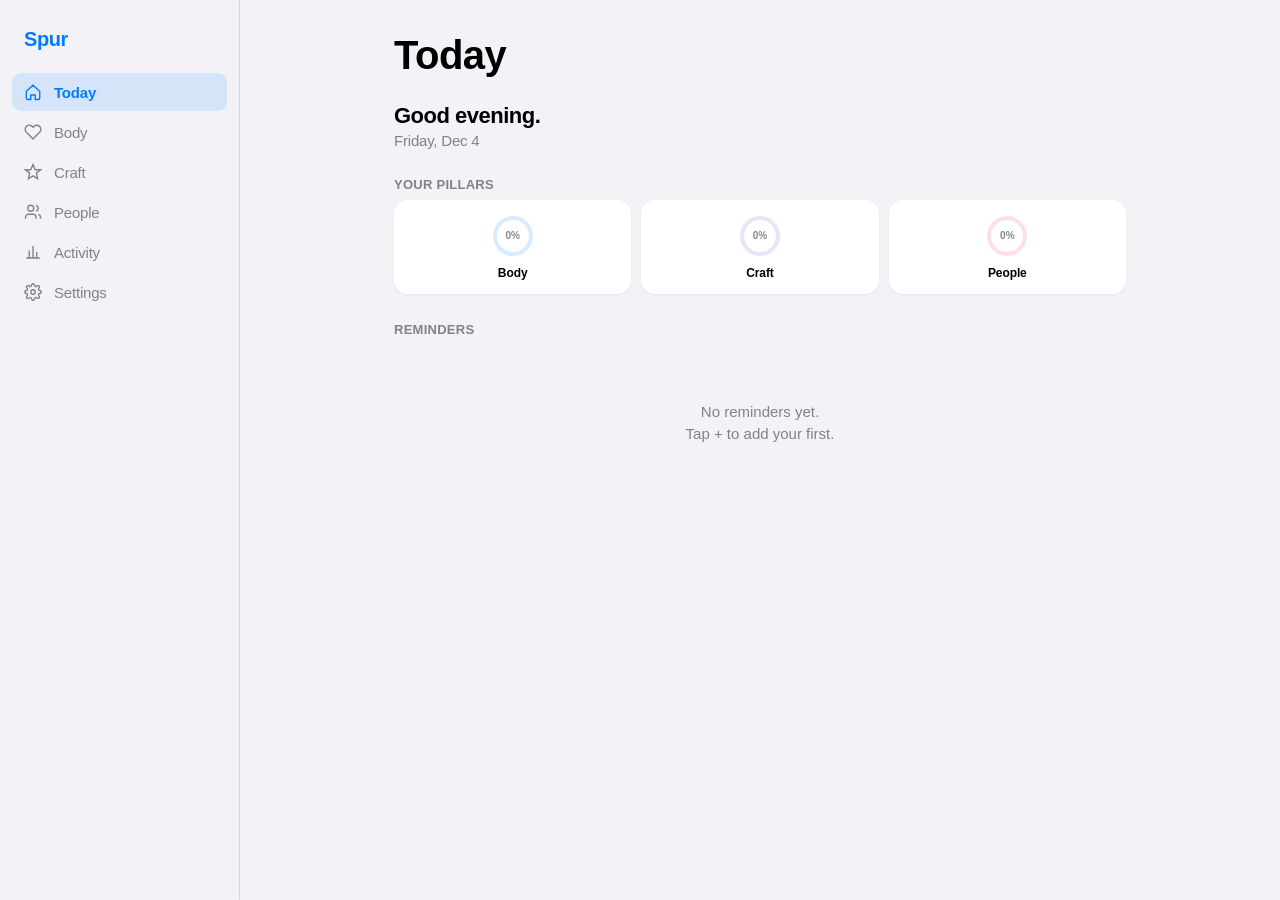
<file: versions/spur-0.14.html>
<!DOCTYPE html>
<html lang="en">
<head>
<meta charset="UTF-8" />
<meta name="viewport" content="width=device-width, initial-scale=1.0, viewport-fit=cover, maximum-scale=1.0, user-scalable=no" />
<meta name="apple-mobile-web-app-capable" content="yes" />
<meta name="apple-mobile-web-app-status-bar-style" content="default" />
<meta name="theme-color" content="#F2F2F7" />
<link rel="manifest" href="../manifest.json" />
<title>Spur</title>
<style>
:root{
  --accent:#007AFF;--accent-soft:rgba(0,122,255,.12);--accent-hover:rgba(0,122,255,.08);
  --body:#007AFF;--body-soft:rgba(0,122,255,.12);
  --craft:#5856D6;--craft-soft:rgba(88,86,214,.12);
  --rel:#FF2D55;--rel-soft:rgba(255,45,85,.12);
  --settled:#C9963F;--settled-soft:rgba(201,150,63,.14);
  --success:#34C759;--destructive:#FF3B30;
  --bg:#F2F2F7;--surface:#FFFFFF;--surface-inset:rgba(120,120,128,.08);
  --text:#000000;--text-2:rgba(60,60,67,.62);--text-3:rgba(60,60,67,.34);
  --hairline:rgba(60,60,67,.16);
  --shadow-card:0 1px 3px rgba(0,0,0,.04), 0 1px 1px rgba(0,0,0,.02);
  --r-card:14px;--r-nested:10px;--r-icon:8px;
  --safe-top:env(safe-area-inset-top,0px);--safe-bottom:env(safe-area-inset-bottom,0px);
  --spring:cubic-bezier(.32,.72,0,1);--ease:cubic-bezier(.4,0,.2,1);
  --font:-apple-system,BlinkMacSystemFont,"SF Pro Text","SF Pro Display","Segoe UI",Roboto,sans-serif;
}
[data-theme="dark"]{
  --accent:#0A84FF;--accent-soft:rgba(10,132,255,.18);--accent-hover:rgba(10,132,255,.12);
  --body:#0A84FF;--body-soft:rgba(10,132,255,.18);
  --craft:#7B79E0;--craft-soft:rgba(123,121,224,.18);
  --rel:#FF375F;--rel-soft:rgba(255,55,95,.18);
  --settled:#E8B563;--settled-soft:rgba(232,181,99,.18);
  --bg:#000000;--surface:#1C1C1E;--surface-inset:rgba(120,120,128,.16);
  --text:#FFFFFF;--text-2:rgba(235,235,245,.6);--text-3:rgba(235,235,245,.3);
  --hairline:rgba(84,84,88,.5);--shadow-card:0 1px 3px rgba(0,0,0,.4);
}
*{box-sizing:border-box;-webkit-tap-highlight-color:transparent}
html,body{margin:0;padding:0;font-family:var(--font);background:var(--bg);color:var(--text);height:100%;overflow:hidden;-webkit-font-smoothing:antialiased;overscroll-behavior:none}
button{font-family:inherit}
.app{position:fixed;inset:0;display:grid;grid-template-areas:"sidebar main";grid-template-columns:0 1fr;background:var(--bg)}
.sidebar{grid-area:sidebar;background:var(--bg);border-right:.5px solid var(--hairline);padding:16px;padding-top:calc(16px + var(--safe-top));overflow-y:auto;display:none;flex-direction:column;gap:2px}
.sidebar-brand{font-size:20px;font-weight:700;letter-spacing:-.4px;padding:8px 12px 20px;color:var(--accent)}
.sidebar-item{display:flex;align-items:center;gap:12px;padding:10px 12px;border-radius:9px;border:none;background:none;font-size:15px;font-weight:500;color:var(--text-2);cursor:pointer;text-align:left;letter-spacing:-.2px;width:100%;position:relative;transition:background .15s var(--ease),transform .12s var(--ease)}
.sidebar-item:hover{background:var(--surface-inset)}
.sidebar-item:active{transform:scale(.98)}
.sidebar-item.active{background:var(--accent-soft);color:var(--accent);font-weight:600}
.sidebar-item svg{width:18px;height:18px;stroke:currentColor;stroke-width:1.8;fill:none;flex-shrink:0}
.sidebar-item .badge{margin-left:auto;background:var(--destructive);color:#fff;font-size:11px;font-weight:600;padding:1px 7px;border-radius:9px;min-width:18px;text-align:center}
.main{grid-area:main;display:flex;flex-direction:column;overflow:hidden;position:relative;min-width:0}
.nav{position:relative;display:flex;align-items:center;justify-content:space-between;padding:12px 16px 10px;padding-top:calc(12px + var(--safe-top));background:rgba(249,249,249,.82);backdrop-filter:saturate(180%) blur(20px);-webkit-backdrop-filter:saturate(180%) blur(20px);border-bottom:.5px solid var(--hairline);flex-shrink:0;min-height:44px;z-index:5;transition:transform .3s var(--spring),opacity .25s var(--ease)}
[data-theme="dark"] .nav{background:rgba(28,28,30,.82)}
.nav-logo{font-size:20px;font-weight:700;letter-spacing:-.5px;color:var(--accent);cursor:pointer;background:none;border:none;padding:4px 0;font-family:inherit;transition:transform .15s var(--spring)}
.nav-logo:active{transform:scale(.94)}
.nav-title{position:absolute;left:50%;transform:translateX(-50%);font-size:17px;font-weight:600;letter-spacing:-.4px;margin:0;opacity:0;transition:opacity .25s var(--ease)}
.nav-title.visible{opacity:1}
.nav-logo{transition:opacity .25s var(--ease),transform .25s var(--ease),width .25s var(--ease)}
.nav.logo-hidden .nav-logo{opacity:0;transform:scale(.9);pointer-events:none}
.nav-actions{display:flex;align-items:center;gap:2px}
.nav-btn{background:none;border:none;padding:8px;color:var(--accent);cursor:pointer;display:flex;align-items:center;justify-content:center;border-radius:8px;min-width:38px;height:38px;transition:transform .15s var(--spring)}
.nav-btn:active{transform:scale(.88)}
.nav-btn svg{width:20px;height:20px;stroke:currentColor;stroke-width:2.2;fill:none;stroke-linecap:round}
.screens{flex:1;overflow-y:auto;overflow-x:hidden;-webkit-overflow-scrolling:touch}
.screen{display:none}
.screen.active{display:block;animation:screen-in .3s var(--ease)}
@keyframes screen-in{from{opacity:0;transform:translateY(3px)}to{opacity:1;transform:none}}
.content{max-width:680px;margin:0 auto;padding:0 16px;padding-bottom:calc(120px + var(--safe-bottom))}
/* Journaling mode — hide nav + tabbar while writing */
body.journaling .nav{transform:translateY(-100%);opacity:0;pointer-events:none}
body.journaling .tabbar{transform:translateY(100%);opacity:0;pointer-events:none}
body.journaling .content{padding-bottom:calc(40px + var(--safe-bottom))}
.large-title{font-size:34px;font-weight:700;letter-spacing:-.5px;margin:0;padding:12px 16px 8px;max-width:680px;margin-left:auto;margin-right:auto;line-height:1.15;display:flex;align-items:center;justify-content:space-between}
.large-title-actions{display:flex;gap:4px}
.lt-btn{background:none;border:none;color:var(--accent);font-size:15px;font-weight:500;padding:6px 10px;border-radius:8px;cursor:pointer;letter-spacing:-.2px;transition:background .15s var(--ease),transform .12s var(--ease)}
.lt-btn:active{background:var(--accent-soft);transform:scale(.96)}

/* Greeting */
.greeting{padding:8px 16px 4px;max-width:680px;margin:0 auto}
.greeting-line{font-size:22px;font-weight:600;letter-spacing:-.5px;color:var(--text);line-height:1.25;animation:greetIn .5s var(--ease)}
.greeting-date{font-size:15px;color:var(--text-2);letter-spacing:-.2px;margin-top:2px;animation:greetIn .55s var(--ease) backwards;animation-delay:.05s}
@keyframes greetIn{from{opacity:0;transform:translateY(4px)}to{opacity:1;transform:none}}

.section-header{display:flex;align-items:center;justify-content:space-between;font-size:13px;font-weight:600;color:var(--text-2);letter-spacing:.02em;text-transform:uppercase;padding:24px 0 8px}
.edit-toggle{background:none;border:none;color:var(--accent);font-size:13px;font-weight:600;padding:0;cursor:pointer;letter-spacing:.02em;text-transform:uppercase;transition:opacity .15s}
.edit-toggle:active{opacity:.6}
.group{background:var(--surface);border-radius:var(--r-card);box-shadow:var(--shadow-card);overflow:hidden}
.row{display:flex;align-items:center;gap:12px;padding:13px 16px;min-height:52px;position:relative;cursor:pointer;background:var(--surface);border:none;width:100%;text-align:left;font:inherit;color:inherit;transition:background .3s var(--ease)}
.row.wash{animation:rowWash .9s var(--ease)}
@keyframes rowWash{0%,100%{background:var(--surface)}30%{background:var(--pillar-soft,var(--accent-soft))}}
.row:active{background:var(--surface-inset)}
.row + .row::before{content:"";position:absolute;top:0;left:56px;right:0;height:.5px;background:var(--hairline)}
.row.edit-mode{cursor:default;padding-right:8px}
.row-icon{width:32px;height:32px;border-radius:var(--r-icon);display:flex;align-items:center;justify-content:center;flex-shrink:0;color:#fff}
.row-icon svg{width:18px;height:18px;fill:none;stroke:#fff;stroke-width:1.8;stroke-linecap:round;stroke-linejoin:round}
.row-body{flex:1;min-width:0}
.row-title{font-size:16px;font-weight:500;letter-spacing:-.35px;line-height:1.3;overflow:hidden;text-overflow:ellipsis;white-space:nowrap;transition:color .25s var(--ease)}
.row-sub{font-size:14px;color:var(--text-2);letter-spacing:-.15px;margin-top:2px}
.row.done .row-title{color:var(--text-3)}
.row.done .row-sub{opacity:.5}
.row-value{font-size:16px;color:var(--text-2);letter-spacing:-.35px}
.check{width:24px;height:24px;border-radius:50%;border:1.8px solid var(--text-3);flex-shrink:0;cursor:pointer;transition:all .25s var(--spring);position:relative}
.check.done{background:var(--pillar,var(--accent));border-color:var(--pillar,var(--accent));transform:scale(1.04);animation:checkPop .4s var(--spring)}
.check.done::after{content:"";position:absolute;left:7px;top:3px;width:5px;height:10px;border:solid #fff;border-width:0 2px 2px 0;transform:rotate(45deg)}
.check.settled{background:var(--settled);border-color:var(--settled);animation:none}
@keyframes checkPop{0%{transform:scale(.85);box-shadow:0 0 0 0 var(--pillar-soft,var(--accent-soft))}60%{transform:scale(1.14);box-shadow:0 0 0 10px transparent}100%{transform:scale(1.04);box-shadow:0 0 0 0 transparent}}
.edit-actions{display:flex;align-items:center;gap:2px;flex-shrink:0}
.icon-btn{background:none;border:none;padding:8px;border-radius:8px;cursor:pointer;color:var(--text-2);display:flex;align-items:center;justify-content:center;transition:background .15s,transform .12s var(--ease)}
.icon-btn:active{background:var(--surface-inset);transform:scale(.9)}
.icon-btn svg{width:18px;height:18px;stroke:currentColor;stroke-width:2;fill:none;stroke-linecap:round;stroke-linejoin:round}
.icon-btn.destructive{color:var(--destructive)}
.add-habit-row{background:transparent;border-top:.5px solid var(--hairline);color:var(--accent);font-size:15px;font-weight:500;padding:14px 16px;width:100%;text-align:left;display:flex;align-items:center;gap:8px;cursor:pointer}
.add-habit-row svg{width:16px;height:16px;stroke:currentColor;stroke-width:2.4;fill:none;stroke-linecap:round}
.hero{background:var(--surface);border-radius:var(--r-card);box-shadow:var(--shadow-card);padding:24px 20px;display:flex;align-items:center;gap:20px;position:relative;transition:box-shadow .5s var(--ease)}
.hero.flash{animation:heroFlash .9s var(--ease)}
@keyframes heroFlash{0%,100%{box-shadow:var(--shadow-card)}30%{box-shadow:0 0 0 3px var(--pillar,var(--accent)),0 8px 24px var(--pillar-soft,var(--accent-soft))}}
.ring{position:relative;width:88px;height:88px;flex-shrink:0;transition:transform .5s var(--spring)}
.ring.breath{animation:ringBreath .6s var(--ease)}
@keyframes ringBreath{0%,100%{transform:scale(1)}40%{transform:scale(1.05)}}
.ring svg{transform:rotate(-90deg);display:block}
.ring-track{fill:none;stroke:var(--pillar-soft,var(--accent-soft));stroke-width:6}
.ring-fill{fill:none;stroke:var(--pillar,var(--accent));stroke-width:6;stroke-linecap:round;transition:stroke-dashoffset .9s var(--spring)}
.ring-label{position:absolute;inset:0;display:flex;align-items:center;justify-content:center;font-size:20px;font-weight:600;letter-spacing:-.6px}
.hero-info{flex:1;min-width:0}
.hero-number{font-size:26px;font-weight:600;letter-spacing:-.7px;line-height:1.15}
.hero-label{font-size:15px;color:var(--text-2);letter-spacing:-.2px;margin-top:2px}
.hero-streak{margin-top:10px;font-size:14px;font-weight:500;color:var(--pillar,var(--accent));letter-spacing:-.15px;display:flex;align-items:center;gap:5px}
.hero-streak svg{width:13px;height:13px;fill:currentColor;stroke:none}
.hero-msg{position:absolute;bottom:8px;right:20px;font-size:12px;font-weight:600;color:var(--pillar,var(--accent));opacity:0;pointer-events:none;transition:opacity .3s var(--ease)}
.hero-msg.show{opacity:1;animation:msgIn 1.8s var(--ease)}
@keyframes msgIn{0%{opacity:0;transform:translateY(4px)}15%{opacity:1;transform:translateY(0)}70%{opacity:1}100%{opacity:0;transform:translateY(0)}}
.money-btn{display:flex;align-items:center;gap:8px;margin-top:10px;padding:6px 12px;background:var(--pillar-soft,var(--craft-soft));color:var(--pillar,var(--craft));border:none;border-radius:999px;font-size:13px;font-weight:600;letter-spacing:-.1px;cursor:pointer;transition:transform .15s var(--spring)}
.money-btn:active{transform:scale(.94)}
.money-btn-action{background:var(--pillar,var(--craft));color:#fff;font-size:11px;font-weight:700;padding:2px 8px;border-radius:999px}
.month-counter{margin-top:8px;font-size:12px;color:var(--text-2);letter-spacing:-.1px}
.month-counter strong{color:var(--pillar,var(--accent));font-weight:600}
.week{background:var(--surface);border-radius:var(--r-card);box-shadow:var(--shadow-card);padding:16px 12px;display:flex;justify-content:space-between;gap:4px}
.day{flex:1;display:flex;flex-direction:column;align-items:center;gap:7px;position:relative;cursor:pointer;background:none;border:none;padding:4px 0;font-family:inherit;border-radius:8px;transition:background .15s}
.day:active{background:var(--surface-inset)}
.dot{width:26px;height:26px;border-radius:50%;background:var(--surface-inset);display:flex;align-items:center;justify-content:center;font-size:12px;font-weight:700;color:var(--text-3);transition:all .3s var(--spring);position:relative}
.dot.done{background:var(--pillar,var(--accent));color:#fff;transform:scale(1.05);animation:dotPulse .5s var(--spring)}
@keyframes dotPulse{0%{transform:scale(.8)}60%{transform:scale(1.12)}100%{transform:scale(1.05)}}
.dot.partial{background:var(--pillar-soft,var(--accent-soft));color:var(--pillar,var(--accent))}
.dot.today{box-shadow:0 0 0 2px var(--pillar,var(--accent))}
.dot .jdot{position:absolute;bottom:-5px;left:50%;transform:translateX(-50%);width:4px;height:4px;border-radius:50%;background:var(--pillar,var(--accent));opacity:.6}
.day-label{font-size:11px;font-weight:600;color:var(--text-2)}
.day.today .day-label{color:var(--pillar,var(--accent))}
.journal{background:var(--surface);border-radius:var(--r-card);box-shadow:var(--shadow-card);padding:16px;transition:box-shadow .5s var(--ease)}
.journal.pulse{animation:journalPulse 1s var(--ease)}
@keyframes journalPulse{0%,100%{box-shadow:var(--shadow-card)}40%{box-shadow:0 0 0 3px var(--pillar-soft,var(--accent-soft))}}
.journal.focused{box-shadow:0 0 0 3px var(--pillar-soft,var(--accent-soft)), var(--shadow-card)}
.journal textarea{width:100%;background:transparent;border:none;font-family:inherit;font-size:16px;color:var(--text);outline:none;resize:none;letter-spacing:-.35px;line-height:1.45;overflow:hidden;transition:height .35s var(--spring);min-height:52px;display:block}
.journal textarea::placeholder{color:var(--text-3)}
.journal-meta{display:flex;justify-content:space-between;align-items:center;margin-top:8px;font-size:13px;color:var(--text-3)}
.journal-saved{color:var(--success);font-weight:600;opacity:0;transition:opacity .3s var(--ease);display:inline-flex;align-items:center;gap:5px}
.journal-saved.show{opacity:1}
.journal-saved::before{content:"";width:6px;height:6px;border-radius:50%;background:var(--success);opacity:.9}
.journal-saved:not(.show)::before{opacity:0}
.review{background:var(--surface);border-radius:var(--r-card);box-shadow:var(--shadow-card);padding:16px}
.review-title{font-size:15px;font-weight:600;letter-spacing:-.25px;margin-bottom:6px}
.review-text{font-size:15px;color:var(--text-2);letter-spacing:-.2px;line-height:1.5}
.note{text-align:center;color:var(--text-3);font-size:13px;padding:16px 24px 0;line-height:1.5}
.stat-grid{display:grid;grid-template-columns:1fr 1fr;gap:12px}
.stat{background:var(--surface);border-radius:var(--r-card);box-shadow:var(--shadow-card);padding:16px;transition:transform .15s var(--spring)}
.stat:active{transform:scale(.98)}
.stat-value{font-size:32px;font-weight:600;letter-spacing:-1px;line-height:1.1}
.stat-label{font-size:13px;color:var(--text-2);margin-top:4px}
.chart-wrap{background:var(--surface);border-radius:var(--r-card);box-shadow:var(--shadow-card);padding:20px 16px 44px;height:180px}
.chart{display:flex;align-items:flex-end;justify-content:space-between;height:100%;gap:10px}
.bar{flex:1;background:var(--pillar,var(--accent));border-radius:6px 6px 3px 3px;position:relative;min-height:5px;opacity:.9;transition:height .7s var(--spring)}
.bar span{position:absolute;bottom:-24px;left:50%;transform:translateX(-50%);font-size:11px;font-weight:600;color:var(--text-2)}
.money-week{background:var(--surface);border-radius:var(--r-card);box-shadow:var(--shadow-card);padding:8px 16px}
.money-week-row{display:flex;justify-content:space-between;align-items:center;padding:10px 0}
.money-week-row + .money-week-row{border-top:.5px solid var(--hairline)}
.money-week-row .label{font-size:14px;color:var(--text-2)}
.money-week-row .value{font-size:15px;font-weight:600;letter-spacing:-.3px}
.money-week-row .value.in{color:var(--success)}
.money-week-row .value.out{color:var(--destructive)}
.switch{position:relative;display:inline-block;width:51px;height:31px;flex-shrink:0}
.switch input{opacity:0;width:0;height:0}
.slider{position:absolute;cursor:pointer;inset:0;background:rgba(120,120,128,.2);border-radius:31px;transition:.28s var(--spring)}
.slider::before{content:"";position:absolute;height:27px;width:27px;left:2px;bottom:2px;background:#fff;border-radius:50%;transition:.28s var(--spring);box-shadow:0 2px 5px rgba(0,0,0,.18)}
input:checked + .slider{background:var(--success)}
input:checked + .slider::before{transform:translateX(20px)}
.empty{text-align:center;color:var(--text-2);font-size:15px;padding:56px 24px;line-height:1.5;animation:fadeIn .4s var(--ease)}
@keyframes fadeIn{from{opacity:0}to{opacity:1}}
.tabbar{position:absolute;left:0;right:0;bottom:0;display:flex;background:rgba(249,249,249,.86);backdrop-filter:saturate(180%) blur(22px);-webkit-backdrop-filter:saturate(180%) blur(22px);border-top:.5px solid var(--hairline);padding:6px 4px 4px;padding-bottom:calc(4px + var(--safe-bottom));z-index:20;transition:transform .3s var(--spring),opacity .25s var(--ease)}
[data-theme="dark"] .tabbar{background:rgba(28,28,30,.86)}
.tab{flex:1;background:none;border:none;display:flex;flex-direction:column;align-items:center;gap:3px;padding:6px 0;color:var(--text-2);font-size:10px;font-weight:600;cursor:pointer;position:relative;transition:color .15s var(--ease)}
.tab.active{color:var(--accent)}
.tab svg{width:26px;height:26px;stroke:currentColor;stroke-width:1.7;fill:none;stroke-linecap:round;stroke-linejoin:round;transition:transform .2s var(--spring)}
.tab:active svg{transform:scale(.88)}
.tab .badge{position:absolute;top:2px;right:calc(50% - 18px);background:var(--destructive);color:#fff;font-size:11px;font-weight:600;border-radius:9px;padding:1px 6px;min-width:18px;text-align:center;line-height:14px}
.overlay{position:fixed;inset:0;background:rgba(0,0,0,.4);opacity:0;pointer-events:none;transition:opacity .3s var(--ease);z-index:100}
.overlay.active{opacity:1;pointer-events:auto}
.sheet{position:fixed;left:0;right:0;bottom:0;background:var(--bg);border-radius:20px 20px 0 0;transform:translateY(100%);transition:transform .38s var(--spring);z-index:101;padding-bottom:calc(16px + var(--safe-bottom));max-height:88%;display:flex;flex-direction:column;overflow:hidden}
.sheet.active{transform:translateY(0)}
.sheet-handle{width:36px;height:5px;background:var(--text-3);border-radius:3px;margin:8px auto 4px}
.sheet-header{display:flex;justify-content:space-between;align-items:center;padding:8px 16px 12px;border-bottom:.5px solid var(--hairline)}
.sheet-title{font-size:17px;font-weight:600;letter-spacing:-.4px;margin:0}
.sheet-btn{background:none;border:none;color:var(--accent);font-size:16px;padding:6px 4px;cursor:pointer;border-radius:6px;transition:opacity .15s,transform .12s}
.sheet-btn:active{opacity:.5;transform:scale(.96)}
.sheet-btn.bold{font-weight:600}
.sheet-body{padding:20px 16px;overflow-y:auto}
.field{margin-bottom:20px}
.field-label{font-size:13px;font-weight:600;color:var(--text-2);text-transform:uppercase;letter-spacing:.04em;margin-bottom:8px;padding-left:4px}
.field-input{width:100%;background:var(--surface);border:1px solid var(--hairline);border-radius:var(--r-nested);padding:12px 14px;font-size:16px;font-family:inherit;color:var(--text);outline:none;letter-spacing:-.35px;transition:border-color .15s,box-shadow .15s}
.field-input:focus{border-color:var(--accent);box-shadow:0 0 0 3px var(--accent-soft)}
.chip-row{display:flex;gap:8px;flex-wrap:wrap}
.chip{background:var(--surface);border:1px solid var(--hairline);border-radius:var(--r-nested);padding:10px 16px;font-size:15px;color:var(--text);cursor:pointer;letter-spacing:-.2px;transition:transform .15s var(--spring),background .15s}
.chip:active{transform:scale(.96)}
.chip.selected{background:var(--accent);color:#fff;border-color:var(--accent);font-weight:500;transform:scale(1.02)}
.timer-body{display:flex;flex-direction:column;align-items:center;padding:24px 16px 40px}
.timer-ring{position:relative;width:220px;height:220px;margin-bottom:24px}
.timer-ring svg{transform:rotate(-90deg);display:block}
.timer-track{fill:none;stroke:var(--craft-soft,rgba(88,86,214,.12));stroke-width:8}
.timer-fill{fill:none;stroke:var(--craft,#5856D6);stroke-width:8;stroke-linecap:round;transition:stroke-dashoffset .3s linear}
.timer-display{position:absolute;inset:0;display:flex;flex-direction:column;align-items:center;justify-content:center}
.timer-time{font-size:44px;font-weight:600;letter-spacing:-1.8px;line-height:1;font-variant-numeric:tabular-nums}
.timer-label{font-size:13px;font-weight:600;color:var(--text-2);text-transform:uppercase;letter-spacing:.06em;margin-top:8px}
.timer-presets{display:flex;gap:8px;justify-content:center;margin-bottom:24px}
.timer-actions{display:flex;gap:10px;justify-content:center}
.timer-btn{padding:12px 24px;border-radius:12px;border:1px solid var(--hairline);background:var(--surface);color:var(--text);font-size:15px;font-weight:600;letter-spacing:-.2px;cursor:pointer;transition:transform .15s var(--spring)}
.timer-btn:active{transform:scale(.96)}
.timer-btn.primary{background:var(--craft,#5856D6);color:#fff;border-color:var(--craft,#5856D6)}
.money-summary{margin-top:8px;padding:14px 16px;background:var(--surface);border-radius:var(--r-nested);font-size:14px;color:var(--text-2);line-height:1.5}
.money-summary strong{color:var(--text);font-weight:600}
.money-summary .in{color:var(--success);font-weight:600}
.money-summary .out{color:var(--destructive);font-weight:600}
.icon-picker{display:grid;grid-template-columns:repeat(6,1fr);gap:8px}
.icon-opt{aspect-ratio:1;background:var(--surface);border:2px solid transparent;border-radius:10px;cursor:pointer;display:flex;align-items:center;justify-content:center;padding:0;transition:all .15s var(--spring)}
.icon-opt:active{transform:scale(.94)}
.icon-opt.selected{border-color:var(--accent);background:var(--accent-soft)}
.icon-opt svg{width:22px;height:22px;stroke:var(--text);stroke-width:1.8;fill:none;stroke-linecap:round;stroke-linejoin:round}
.icon-opt.selected svg{stroke:var(--accent)}
.color-picker{display:flex;gap:10px;flex-wrap:wrap}
.color-opt{width:36px;height:36px;border-radius:50%;border:3px solid transparent;cursor:pointer;transition:all .15s var(--spring);position:relative}
.color-opt:active{transform:scale(.94)}
.color-opt.selected{border-color:var(--text);transform:scale(1.05)}
.float-dot{position:fixed;pointer-events:none;width:6px;height:6px;border-radius:50%;z-index:200;animation:floatDot .9s var(--ease) forwards}
@keyframes floatDot{0%{opacity:0;transform:translateY(0) scale(.6)}20%{opacity:1;transform:translateY(-4px) scale(1)}100%{opacity:0;transform:translateY(-28px) scale(.9)}}
.today-strip{display:grid;grid-template-columns:1fr 1fr 1fr;gap:10px;margin-bottom:4px}
.today-pillar{background:var(--surface);border-radius:var(--r-card);box-shadow:var(--shadow-card);padding:14px 12px;display:flex;flex-direction:column;align-items:center;gap:8px;cursor:pointer;border:none;font-family:inherit;text-align:center;transition:transform .15s var(--spring)}
.today-pillar:active{transform:scale(.96)}
.today-pillar-ring{position:relative;width:44px;height:44px}
.today-pillar-ring svg{transform:rotate(-90deg);display:block}
.today-pillar-ring .track{fill:none;stroke:currentColor;opacity:.15;stroke-width:4}
.today-pillar-ring .fill{fill:none;stroke:currentColor;stroke-width:4;stroke-linecap:round;transition:stroke-dashoffset .6s var(--spring)}
.today-pillar-label{font-size:12px;font-weight:600;color:var(--text);letter-spacing:-.1px}
.today-pillar-pct{font-size:10px;font-weight:600;color:var(--text-2);position:absolute;inset:0;display:flex;align-items:center;justify-content:center}
.today-pillar.t-body{color:var(--body)}
.today-pillar.t-craft{color:var(--craft)}
.today-pillar.t-rel{color:var(--rel)}
.reminders-group{background:var(--surface);border-radius:var(--r-card);box-shadow:var(--shadow-card);overflow:hidden}
.done-separator{font-size:12px;font-weight:600;color:var(--text-3);text-transform:uppercase;letter-spacing:.06em;padding:14px 16px 8px;border-top:.5px solid var(--hairline)}
.reminders-group .row{animation:rowSlideIn .4s var(--spring)}
@keyframes rowSlideIn{from{opacity:0;transform:translateY(-8px)}to{opacity:1;transform:translateY(0)}}

/* NEW badge on recently-added reminders */
.row.is-new{animation:newRowIn .6s var(--spring)}
@keyframes newRowIn{0%{opacity:0;transform:translateY(-10px)}100%{opacity:1;transform:translateY(0)}}
.row.is-new .row-title{position:relative}
.row.is-new::after{
  content:"NEW";
  position:absolute;
  top:14px;
  right:14px;
  font-size:9px;
  font-weight:700;
  letter-spacing:.08em;
  color:var(--accent);
  background:var(--accent-soft);
  padding:3px 6px;
  border-radius:6px;
  opacity:0;
  animation:newFadeIn .8s var(--ease) .15s forwards;
}
@keyframes newFadeIn{to{opacity:1}}
.row.is-new .check{margin-right:28px}
@media (hover:none){
  .row.is-new::after{animation:newFadeIn .8s var(--ease) .15s forwards, softPulse 2.4s ease-in-out infinite 1s}
  @keyframes softPulse{0%,100%{opacity:1}50%{opacity:.6}}
}

.cal-header{display:flex;align-items:center;justify-content:space-between;padding:0 4px 16px}
.cal-title{font-size:20px;font-weight:700;letter-spacing:-.4px}
.cal-nav{display:flex;gap:4px}
.cal-nav button{background:var(--surface);border:1px solid var(--hairline);border-radius:8px;width:36px;height:36px;display:flex;align-items:center;justify-content:center;cursor:pointer;color:var(--accent);font-size:16px;transition:transform .15s var(--spring),background .15s}
.cal-nav button:active{background:var(--surface-inset);transform:scale(.92)}
.cal-weekdays{display:grid;grid-template-columns:repeat(7,1fr);gap:4px;margin-bottom:6px}
.cal-weekday{text-align:center;font-size:11px;font-weight:600;color:var(--text-2);text-transform:uppercase;letter-spacing:.04em;padding:6px 0}
.cal-grid{display:grid;grid-template-columns:repeat(7,1fr);gap:4px}
.cal-day{aspect-ratio:1;background:var(--surface);border-radius:10px;border:none;cursor:pointer;display:flex;flex-direction:column;align-items:center;justify-content:center;font-family:inherit;position:relative;padding:0;transition:transform .15s var(--spring)}
.cal-day:active{transform:scale(.94)}
.cal-day.empty{background:transparent;cursor:default;pointer-events:none}
.cal-day .num{font-size:14px;font-weight:600;color:var(--text);line-height:1}
.cal-day.today{border:2px solid var(--cal-pillar,var(--accent))}
.cal-day.full{background:var(--cal-pillar,var(--accent));color:#fff}
.cal-day.full .num{color:#fff}
.cal-day.partial{background:var(--cal-pillar-soft,var(--accent-soft))}
.cal-day .cal-dots{position:absolute;bottom:4px;display:flex;gap:3px}
.cal-dot{width:5px;height:5px;border-radius:50%;background:var(--cal-pillar,var(--accent))}
.cal-day.full .cal-dot{background:#fff}
.cal-legend{display:flex;gap:14px;justify-content:center;padding:16px 0 0;font-size:12px;color:var(--text-2)}
.cal-legend span{display:flex;align-items:center;gap:5px}
.cal-legend .leg-dot{width:8px;height:8px;border-radius:50%;background:var(--cal-pillar,var(--accent))}
.cal-legend .leg-dot.soft{background:var(--cal-pillar-soft,var(--accent-soft))}
.day-detail-header{padding:0 0 12px}
.day-detail-date{font-size:22px;font-weight:700;letter-spacing:-.5px}
.day-detail-weekday{font-size:13px;color:var(--text-2);margin-top:2px}
.day-detail-streak{display:inline-flex;align-items:center;gap:5px;margin-top:8px;padding:5px 10px;border-radius:999px;font-size:12px;font-weight:600}
.day-detail-streak svg{width:12px;height:12px;fill:currentColor}
.day-detail-journal{background:var(--surface);border-radius:var(--r-nested);padding:14px 16px;margin-top:12px;font-size:15px;color:var(--text);line-height:1.5;letter-spacing:-.2px;white-space:pre-wrap}
.day-detail-journal.empty{color:var(--text-3);font-style:italic}
.day-detail-empty{text-align:center;color:var(--text-2);font-size:15px;padding:40px 24px;line-height:1.5}
.day-detail-actions{padding-top:16px;display:flex;gap:8px}
.day-detail-actions button{flex:1;padding:12px;border-radius:10px;border:1px solid var(--hairline);background:var(--surface);color:var(--text);font-size:15px;font-weight:600;cursor:pointer;transition:transform .15s var(--spring)}
.day-detail-actions button:active{transform:scale(.98)}

/* Weekly Review */
.review-card-today{background:linear-gradient(135deg,var(--craft),#7B79E0);border-radius:var(--r-card);padding:20px;color:#fff;cursor:pointer;border:none;text-align:left;width:100%;font-family:inherit;margin-bottom:4px;box-shadow:0 4px 14px rgba(88,86,214,.25);transition:transform .15s var(--spring),box-shadow .15s}
.review-card-today:active{transform:scale(.97);box-shadow:0 2px 8px rgba(88,86,214,.3)}
.review-card-today .rc-label{font-size:11px;font-weight:700;letter-spacing:.08em;text-transform:uppercase;opacity:.85;margin-bottom:6px}
.review-card-today .rc-title{font-size:20px;font-weight:700;letter-spacing:-.4px;margin-bottom:4px}
.review-card-today .rc-text{font-size:14px;opacity:.92;line-height:1.4;letter-spacing:-.15px}
.review-card-today .rc-action{display:inline-block;margin-top:14px;background:rgba(255,255,255,.2);color:#fff;font-size:13px;font-weight:700;padding:8px 14px;border-radius:999px;letter-spacing:-.1px}
.review-card-today.done-today{background:var(--surface);color:var(--text);box-shadow:var(--shadow-card)}
.review-card-today.done-today .rc-label{color:var(--craft);opacity:1}
.review-card-today.done-today .rc-title{color:var(--text)}
.review-card-today.done-today .rc-text{color:var(--text-2)}
.review-card-today.done-today .rc-action{background:var(--accent-soft);color:var(--accent)}
.review-flow{position:fixed;inset:0;background:var(--bg);z-index:300;display:none;flex-direction:column;padding-top:var(--safe-top);padding-bottom:var(--safe-bottom)}
.review-flow.active{display:flex;animation:fadeIn .3s var(--ease)}
.review-topbar{display:flex;align-items:center;justify-content:space-between;padding:16px 20px 8px;flex-shrink:0}
.review-progress-text{font-size:13px;font-weight:600;color:var(--text-2);letter-spacing:-.1px}
.review-skip-x{background:none;border:none;padding:8px;color:var(--text-2);font-size:15px;font-weight:500;cursor:pointer;letter-spacing:-.2px;transition:opacity .15s}
.review-skip-x:active{opacity:.6}
.review-progress-bar{height:3px;background:var(--surface-inset);margin:0 20px 24px;border-radius:2px;overflow:hidden;flex-shrink:0}
.review-progress-fill{height:100%;background:var(--craft);transition:width .5s var(--spring);border-radius:2px}
.review-content{flex:1;overflow-y:auto;padding:0 24px 24px;display:flex;flex-direction:column;max-width:640px;width:100%;margin:0 auto}
.review-pillar-chip{display:inline-flex;align-items:center;gap:6px;padding:5px 12px;border-radius:999px;font-size:12px;font-weight:700;letter-spacing:.04em;text-transform:uppercase;margin-bottom:20px;align-self:flex-start}
.review-question{font-size:28px;font-weight:700;letter-spacing:-.6px;line-height:1.2;margin:0 0 20px;color:var(--text);animation:greetIn .4s var(--ease)}
.review-textarea{width:100%;background:var(--surface);border:1px solid var(--hairline);border-radius:var(--r-nested);padding:16px;font-size:17px;font-family:inherit;color:var(--text);letter-spacing:-.35px;line-height:1.5;outline:none;resize:none;min-height:160px;transition:border-color .15s,box-shadow .15s}
.review-textarea:focus{border-color:var(--craft);box-shadow:0 0 0 3px var(--craft-soft)}
.review-textarea::placeholder{color:var(--text-3)}
.review-bottom{display:flex;align-items:center;justify-content:space-between;padding:16px 20px 20px;flex-shrink:0;gap:12px;border-top:.5px solid var(--hairline);background:var(--bg)}
.review-btn{padding:14px 24px;border-radius:12px;border:1px solid var(--hairline);background:var(--surface);color:var(--text);font-size:16px;font-weight:600;letter-spacing:-.25px;cursor:pointer;transition:transform .15s var(--spring)}
.review-btn:active{transform:scale(.97)}
.review-btn.primary{background:var(--craft);color:#fff;border-color:var(--craft);flex:1}
.review-btn.ghost{background:none;border-color:transparent;color:var(--text-2);font-weight:500}
.review-done{flex:1;display:flex;flex-direction:column;align-items:center;justify-content:center;padding:32px 24px;text-align:center}
.review-done-emoji{font-size:64px;margin-bottom:20px;animation:pop .6s var(--spring)}
@keyframes pop{0%{transform:scale(.3);opacity:0}60%{transform:scale(1.1)}100%{transform:scale(1);opacity:1}}
.review-done-title{font-size:28px;font-weight:700;letter-spacing:-.6px;margin:0 0 8px}
.review-done-sub{font-size:16px;color:var(--text-2);letter-spacing:-.2px;line-height:1.5;max-width:340px;margin-bottom:32px}
.past-review-card{background:var(--surface);border-radius:var(--r-card);box-shadow:var(--shadow-card);padding:16px;margin-bottom:10px;cursor:pointer;border:none;text-align:left;width:100%;font-family:inherit;transition:transform .15s var(--spring)}
.past-review-card:active{transform:scale(.98)}
.past-review-week{font-size:12px;font-weight:700;color:var(--craft);letter-spacing:.04em;text-transform:uppercase;margin-bottom:6px}
.past-review-preview{font-size:15px;color:var(--text);letter-spacing:-.2px;line-height:1.45;overflow:hidden;display:-webkit-box;-webkit-line-clamp:2;-webkit-box-orient:vertical}
.review-detail-qa{margin-bottom:20px}
.review-detail-q{font-size:13px;font-weight:700;color:var(--craft);letter-spacing:.02em;margin-bottom:6px}
.review-detail-a{font-size:16px;color:var(--text);letter-spacing:-.3px;line-height:1.5;white-space:pre-wrap}
.review-detail-a.empty{color:var(--text-3);font-style:italic}
.version{text-align:center;font-size:12px;color:var(--text-3);padding:32px 16px 16px}
@media (max-width:767px){.sidebar{display:none}.app{grid-template-columns:0 1fr}}
@media (min-width:768px) and (max-width:1023px){
  .app{grid-template-columns:88px 1fr}.sidebar{display:flex}
  .sidebar-brand{font-size:11px;font-weight:700;text-align:center;padding:8px 0 20px}
  .sidebar-item{flex-direction:column;gap:5px;padding:10px 6px;font-size:10px;font-weight:600;text-align:center}
  .sidebar-item svg{width:22px;height:22px}
  .sidebar-item .badge{position:absolute;top:4px;right:14px;margin-left:0}
  .tabbar,.nav{display:none}
  .large-title{font-size:38px;padding:24px 20px 12px;max-width:760px}
  .greeting{padding-left:20px;padding-right:20px;max-width:760px}
  .content{max-width:760px;padding:0 20px;padding-bottom:32px}
}
@media (min-width:1024px){
  .app{grid-template-columns:240px 1fr}.sidebar{display:flex}
  .tabbar,.nav{display:none}
  .large-title{font-size:40px;padding:32px 24px 16px;max-width:780px}
  .greeting{padding-left:24px;padding-right:24px;max-width:780px}
  .content{max-width:780px;padding:0 24px;padding-bottom:32px}
  .sidebar{padding:20px 12px}
}
@media (prefers-reduced-motion:reduce){*,*::before,*::after{animation-duration:.001ms !important;transition-duration:.001ms !important}}
</style>
</head>
<body>

<div class="app">
  <aside class="sidebar">
    <div class="sidebar-brand">Spur</div>
    <button class="sidebar-item active" data-screen="today">
      <svg viewBox="0 0 24 24"><path d="M3 11l9-8 9 8v9a2 2 0 01-2 2h-4v-6h-6v6H5a2 2 0 01-2-2z"/></svg>
      <span>Today</span>
      <span class="badge" id="sidebarBadge" style="display:none">0</span>
    </button>
    <button class="sidebar-item" data-screen="body">
      <svg viewBox="0 0 24 24"><path d="M20.84 4.61a5.5 5.5 0 00-7.78 0L12 5.67l-1.06-1.06a5.5 5.5 0 10-7.78 7.78l1.06 1.06L12 21.23l7.78-7.78 1.06-1.06a5.5 5.5 0 000-7.78z"/></svg>
      <span>Body</span>
    </button>
    <button class="sidebar-item" data-screen="craft">
      <svg viewBox="0 0 24 24"><path d="M12 2l3 7h7l-5.5 4.5L18 21l-6-4-6 4 1.5-7.5L2 9h7z"/></svg>
      <span>Craft</span>
    </button>
    <button class="sidebar-item" data-screen="rel">
      <svg viewBox="0 0 24 24"><path d="M16 21v-2a4 4 0 00-4-4H6a4 4 0 00-4 4v2"/><circle cx="9" cy="7" r="4"/><path d="M22 21v-2a4 4 0 00-3-3.87M16 3.13a4 4 0 010 7.75"/></svg>
      <span>People</span>
    </button>
    <button class="sidebar-item" data-screen="activity">
      <svg viewBox="0 0 24 24"><path d="M3 20h18M7 20V10M12 20V4M17 20v-8"/></svg>
      <span>Activity</span>
    </button>
    <button class="sidebar-item" data-screen="settings">
      <svg viewBox="0 0 24 24"><circle cx="12" cy="12" r="3"/><path d="M19.4 15a1.7 1.7 0 00.3 1.9l.1.1a2 2 0 11-2.8 2.8l-.1-.1a1.7 1.7 0 00-1.9-.3 1.7 1.7 0 00-1 1.5V21a2 2 0 11-4 0v-.1a1.7 1.7 0 00-1.1-1.5 1.7 1.7 0 00-1.9.3l-.1.1a2 2 0 11-2.8-2.8l.1-.1a1.7 1.7 0 00.3-1.9 1.7 1.7 0 00-1.5-1H3a2 2 0 110-4h.1a1.7 1.7 0 001.5-1.1 1.7 1.7 0 00-.3-1.9l-.1-.1a2 2 0 112.8-2.8l.1.1a1.7 1.7 0 001.9.3H9a1.7 1.7 0 001-1.5V3a2 2 0 114 0v.1a1.7 1.7 0 001 1.5 1.7 1.7 0 001.9-.3l.1-.1a2 2 0 112.8 2.8l-.1.1a1.7 1.7 0 00-.3 1.9V9a1.7 1.7 0 001.5 1H21a2 2 0 110 4h-.1a1.7 1.7 0 00-1.5 1z"/></svg>
      <span>Settings</span>
    </button>
  </aside>

  <div class="main">
    <header class="nav">
      <button class="nav-logo" id="navLogo">Spur</button>
      <h1 class="nav-title" id="navTitle">Today</h1>
      <div class="nav-actions">
        <button class="nav-btn" id="navAdd" aria-label="Add">
          <svg viewBox="0 0 24 24"><path d="M12 5v14M5 12h14"/></svg>
        </button>
      </div>
    </header>

    <main class="screens" id="screens">
      <section class="screen active" id="screen-today">
        <h1 class="large-title">Today</h1>
        <div class="greeting">
          <div class="greeting-line" id="greetingLine">Good morning.</div>
          <div class="greeting-date" id="greetingDate">Wednesday, Oct 8</div>
        </div>
        <div class="content">
          <div id="reviewCardContainer"></div>

          <div class="section-header"><span>Your Pillars</span></div>
          <div class="today-strip" id="todayStrip"></div>

          <div class="section-header"><span>Reminders</span></div>
          <div class="reminders-group" id="remindersGroup"></div>
          <div class="empty" id="emptyReminders">No reminders yet.<br>Tap + to add your first.</div>
        </div>
      </section>

      <section class="screen" id="screen-body" style="--pillar:var(--body);--pillar-soft:var(--body-soft)">
        <div class="large-title"><span>Body</span><div class="large-title-actions"><button class="lt-btn" data-history="body">History</button></div></div>
        <div class="content">
          <div class="hero" id="bodyHero">
            <div class="ring" id="bodyRingWrap">
              <svg width="88" height="88" viewBox="0 0 88 88">
                <circle class="ring-track" cx="44" cy="44" r="38"/>
                <circle class="ring-fill" id="bodyRing" cx="44" cy="44" r="38" stroke-dasharray="238.76" stroke-dashoffset="238.76"/>
              </svg>
              <div class="ring-label" id="bodyRingLabel">0%</div>
            </div>
            <div class="hero-info">
              <div class="hero-number" id="bodyHeroNumber">0 of 3</div>
              <div class="hero-label">habits done today</div>
              <div class="hero-streak" id="bodyStreak">
                <svg viewBox="0 0 16 16"><path d="M8 1c.5 2 2 3 3 4.5C12.5 7 13 8.5 13 10a5 5 0 11-10 0c0-1.5.5-3 2-4.5C6 4 7.5 3 8 1z"/></svg>
                <span>Start your streak today</span>
              </div>
              <div class="month-counter" id="bodyMonth"></div>
            </div>
            <div class="hero-msg" id="bodyMsg"></div>
          </div>
          <div class="section-header"><span>Today's Habits</span><button class="edit-toggle" data-edit="body">Edit</button></div>
          <div class="group" id="bodyHabits"></div>
          <div class="section-header"><span>Last 7 Days</span></div>
          <div class="week" id="bodyWeek"></div>
          <div class="section-header"><span>Body Journal</span></div>
          <div class="journal" id="bodyJournalCard">
            <textarea id="bodyJournal" placeholder="How does your body feel today?" rows="1"></textarea>
            <div class="journal-meta"><span id="bodyJournalDate"></span><span class="journal-saved" id="bodyJournalSaved">Saved</span></div>
          </div>
          <div class="note">Gentle streaks — miss one day is grace, miss two resets.</div>
        </div>
      </section>

      <section class="screen" id="screen-craft" style="--pillar:var(--craft);--pillar-soft:var(--craft-soft)">
        <div class="large-title"><span>Craft</span><div class="large-title-actions"><button class="lt-btn" data-history="craft">History</button></div></div>
        <div class="content">
          <div class="hero" id="craftHero">
            <div class="ring" id="craftRingWrap">
              <svg width="88" height="88" viewBox="0 0 88 88">
                <circle class="ring-track" cx="44" cy="44" r="38"/>
                <circle class="ring-fill" id="craftRing" cx="44" cy="44" r="38" stroke-dasharray="238.76" stroke-dashoffset="238.76"/>
              </svg>
              <div class="ring-label" id="craftRingLabel">0%</div>
            </div>
            <div class="hero-info">
              <div class="hero-number" id="craftHeroNumber">0 of 4</div>
              <div class="hero-label">habits done today</div>
              <div class="hero-streak" id="craftStreak">
                <svg viewBox="0 0 16 16"><path d="M8 1c.5 2 2 3 3 4.5C12.5 7 13 8.5 13 10a5 5 0 11-10 0c0-1.5.5-3 2-4.5C6 4 7.5 3 8 1z"/></svg>
                <span>Start your streak today</span>
              </div>
              <button class="money-btn" id="moneyBtn">
                <span id="moneyToday">₦0 today</span>
                <span class="money-btn-action">Log</span>
              </button>
              <div class="month-counter" id="craftMonth"></div>
            </div>
            <div class="hero-msg" id="craftMsg"></div>
          </div>
          <div class="section-header"><span>Today's Habits</span><button class="edit-toggle" data-edit="craft">Edit</button></div>
          <div class="group" id="craftHabits"></div>
          <div class="section-header"><span>Last 7 Days</span></div>
          <div class="week" id="craftWeek"></div>
          <div class="section-header"><span>Craft Journal</span></div>
          <div class="journal" id="craftJournalCard">
            <textarea id="craftJournal" placeholder="What did you build, learn, or earn today?" rows="1"></textarea>
            <div class="journal-meta"><span id="craftJournalDate"></span><span class="journal-saved" id="craftJournalSaved">Saved</span></div>
          </div>
          <div class="note">Gentle streaks — miss one day is grace, miss two resets.</div>
        </div>
      </section>

      <section class="screen" id="screen-rel" style="--pillar:var(--rel);--pillar-soft:var(--rel-soft)">
        <div class="large-title"><span>People</span><div class="large-title-actions"><button class="lt-btn" data-history="rel">History</button></div></div>
        <div class="content">
          <div class="hero" id="relHero">
            <div class="ring" id="relRingWrap">
              <svg width="88" height="88" viewBox="0 0 88 88">
                <circle class="ring-track" cx="44" cy="44" r="38"/>
                <circle class="ring-fill" id="relRing" cx="44" cy="44" r="38" stroke-dasharray="238.76" stroke-dashoffset="238.76"/>
              </svg>
              <div class="ring-label" id="relRingLabel">0%</div>
            </div>
            <div class="hero-info">
              <div class="hero-number" id="relHeroNumber">0 of 4</div>
              <div class="hero-label">habits done today</div>
              <div class="hero-streak" id="relStreak">
                <svg viewBox="0 0 16 16"><path d="M8 1c.5 2 2 3 3 4.5C12.5 7 13 8.5 13 10a5 5 0 11-10 0c0-1.5.5-3 2-4.5C6 4 7.5 3 8 1z"/></svg>
                <span>Start your streak today</span>
              </div>
              <div class="month-counter" id="relMonth"></div>
            </div>
            <div class="hero-msg" id="relMsg"></div>
          </div>
          <div class="section-header"><span>Today's Habits</span><button class="edit-toggle" data-edit="rel">Edit</button></div>
          <div class="group" id="relHabits"></div>
          <div class="section-header"><span>Last 7 Days</span></div>
          <div class="week" id="relWeek"></div>
          <div class="section-header"><span>People Journal</span></div>
          <div class="journal" id="relJournalCard">
            <textarea id="relJournal" placeholder="Who did you show up for today? How?" rows="1"></textarea>
            <div class="journal-meta"><span id="relJournalDate"></span><span class="journal-saved" id="relJournalSaved">Saved</span></div>
          </div>
          <div class="note">Gentle streaks — miss one day is grace, miss two resets.</div>
        </div>
      </section>

      <section class="screen" id="screen-activity">
        <h1 class="large-title">Activity</h1>
        <div class="content">
          <div class="stat-grid">
            <div class="stat"><div class="stat-value" id="bodyStreakStat">0</div><div class="stat-label">Body streak</div></div>
            <div class="stat"><div class="stat-value" id="craftStreakStat">0</div><div class="stat-label">Craft streak</div></div>
            <div class="stat"><div class="stat-value" id="relStreakStat">0</div><div class="stat-label">People streak</div></div>
            <div class="stat"><div class="stat-value" id="totalStat">0</div><div class="stat-label">This week</div></div>
          </div>
          <div class="section-header"><span>Weekly Reviews</span></div>
          <div id="pastReviewsContainer"></div>
          <div class="section-header"><span>Body This Week</span></div>
          <div class="chart-wrap" style="--pillar:var(--body)"><div class="chart" id="bodyChart"></div></div>
          <div class="section-header"><span>Craft This Week</span></div>
          <div class="chart-wrap" style="--pillar:var(--craft)"><div class="chart" id="craftChart"></div></div>
          <div class="section-header"><span>People This Week</span></div>
          <div class="chart-wrap" style="--pillar:var(--rel)"><div class="chart" id="relChart"></div></div>
          <div class="section-header"><span>Money This Week</span></div>
          <div class="money-week" id="moneyWeek"></div>
          <div class="section-header"><span>Recent Journal</span></div>
          <div class="group" id="journalHistory"></div>
        </div>
      </section>

      <section class="screen" id="screen-settings">
        <h1 class="large-title">Settings</h1>
        <div class="content">
          <div class="section-header"><span>Notifications</span></div>
          <div class="group">
            <div class="row" style="cursor:default">
              <div class="row-icon" style="background:var(--accent)"><svg viewBox="0 0 24 24"><path d="M18 8A6 6 0 006 8c0 7-3 9-3 9h18s-3-2-3-9M13.73 21a2 2 0 01-3.46 0"/></svg></div>
              <div class="row-body">
                <div class="row-title">Reminder alerts</div>
                <div class="row-sub" id="notifStatus">Checking…</div>
              </div>
              <button class="lt-btn" id="notifBtn" style="padding:8px 14px;background:var(--accent);color:#fff;border-radius:9px;font-weight:600">Enable</button>
            </div>
            <button class="row" id="testNotifBtn">
              <div class="row-icon" style="background:#5856D6"><svg viewBox="0 0 24 24"><path d="M13 2L3 14h8l-1 8 10-12h-8z"/></svg></div>
              <div class="row-body"><div class="row-title">Send a test notification</div></div>
              <div class="row-value">›</div>
            </button>
            <button class="row" id="testReviewBtn">
              <div class="row-icon" style="background:#5856D6"><svg viewBox="0 0 24 24"><path d="M12 2l3 7h7l-5.5 4.5L18 21l-6-4-6 4 1.5-7.5L2 9h7z"/></svg></div>
              <div class="row-body"><div class="row-title">Test weekly review</div></div>
              <div class="row-value">›</div>
            </button>
          </div>

          <div class="section-header"><span>Appearance</span></div>
          <div class="group">
            <div class="row">
              <div class="row-icon" style="background:#8E8E93"><svg viewBox="0 0 24 24"><path d="M21 12.79A9 9 0 1111.21 3 7 7 0 0021 12.79z"/></svg></div>
              <div class="row-body"><div class="row-title">Dark Mode</div></div>
              <label class="switch"><input type="checkbox" id="darkToggle"><span class="slider"></span></label>
            </div>
          </div>

          <div class="section-header"><span>Data</span></div>
          <div class="group">
            <button class="row" id="exportBtn">
              <div class="row-icon" style="background:#34C759"><svg viewBox="0 0 24 24"><path d="M12 3v12m0 0l-4-4m4 4l4-4M5 21h14"/></svg></div>
              <div class="row-body"><div class="row-title">Export Data</div></div>
              <div class="row-value">›</div>
            </button>
            <button class="row" id="importBtn">
              <div class="row-icon" style="background:#007AFF"><svg viewBox="0 0 24 24"><path d="M12 21V9m0 0l-4 4m4-4l4 4M5 3h14"/></svg></div>
              <div class="row-body"><div class="row-title">Import Data</div></div>
              <div class="row-value">›</div>
            </button>
            <button class="row" id="resetBtn">
              <div class="row-icon" style="background:#FF3B30"><svg viewBox="0 0 24 24"><path d="M3 6h18M8 6V4a1 1 0 011-1h6a1 1 0 011 1v2m3 0v14a2 2 0 01-2 2H7a2 2 0 01-2-2V6"/></svg></div>
              <div class="row-body"><div class="row-title" style="color:var(--destructive)">Reset All</div></div>
            </button>
          </div>
          <div class="version">Spur v0.14 · Alive</div>
        </div>
      </section>
    </main>

    <nav class="tabbar">
      <button class="tab active" data-screen="today">
        <svg viewBox="0 0 24 24"><path d="M3 11l9-8 9 8v9a2 2 0 01-2 2h-4v-6h-6v6H5a2 2 0 01-2-2z"/></svg>
        <span>Today</span>
        <span class="badge" id="todayBadge" style="display:none">0</span>
      </button>
      <button class="tab" data-screen="body">
        <svg viewBox="0 0 24 24"><path d="M20.84 4.61a5.5 5.5 0 00-7.78 0L12 5.67l-1.06-1.06a5.5 5.5 0 10-7.78 7.78l1.06 1.06L12 21.23l7.78-7.78 1.06-1.06a5.5 5.5 0 000-7.78z"/></svg>
        <span>Body</span>
      </button>
      <button class="tab" data-screen="craft">
        <svg viewBox="0 0 24 24"><path d="M12 2l3 7h7l-5.5 4.5L18 21l-6-4-6 4 1.5-7.5L2 9h7z"/></svg>
        <span>Craft</span>
      </button>
      <button class="tab" data-screen="rel">
        <svg viewBox="0 0 24 24"><path d="M16 21v-2a4 4 0 00-4-4H6a4 4 0 00-4 4v2"/><circle cx="9" cy="7" r="4"/><path d="M22 21v-2a4 4 0 00-3-3.87M16 3.13a4 4 0 010 7.75"/></svg>
        <span>People</span>
      </button>
      <button class="tab" data-screen="activity">
        <svg viewBox="0 0 24 24"><path d="M3 20h18M7 20V10M12 20V4M17 20v-8"/></svg>
        <span>Activity</span>
      </button>
      <button class="tab" data-screen="settings">
        <svg viewBox="0 0 24 24"><circle cx="12" cy="12" r="3"/><path d="M19.4 15a1.7 1.7 0 00.3 1.9l.1.1a2 2 0 11-2.8 2.8l-.1-.1a1.7 1.7 0 00-1.9-.3 1.7 1.7 0 00-1 1.5V21a2 2 0 11-4 0v-.1a1.7 1.7 0 00-1.1-1.5 1.7 1.7 0 00-1.9.3l-.1.1a2 2 0 11-2.8-2.8l.1-.1a1.7 1.7 0 00.3-1.9 1.7 1.7 0 00-1.5-1H3a2 2 0 110-4h.1a1.7 1.7 0 001.5-1.1 1.7 1.7 0 00-.3-1.9l-.1-.1a2 2 0 112.8-2.8l.1.1a1.7 1.7 0 001.9.3H9a1.7 1.7 0 001-1.5V3a2 2 0 114 0v.1a1.7 1.7 0 001 1.5 1.7 1.7 0 001.9-.3l.1-.1a2 2 0 112.8 2.8l-.1.1a1.7 1.7 0 00-.3 1.9V9a1.7 1.7 0 001.5 1H21a2 2 0 110 4h-.1a1.7 1.7 0 00-1.5 1z"/></svg>
        <span>Settings</span>
      </button>
    </nav>
  </div>
</div>

<div class="review-flow" id="reviewFlow">
  <div class="review-topbar">
    <span class="review-progress-text" id="reviewProgressText">Step 1 of 7</span>
    <button class="review-skip-x" id="reviewClose">Close</button>
  </div>
  <div class="review-progress-bar"><div class="review-progress-fill" id="reviewProgressFill" style="width:0%"></div></div>
  <div class="review-content" id="reviewContent"></div>
  <div class="review-bottom" id="reviewBottom">
    <button class="review-btn ghost" id="reviewSkip">Skip</button>
    <button class="review-btn primary" id="reviewNext">Next</button>
  </div>
</div>

<div class="overlay" id="reviewDetailOverlay"></div>
<div class="sheet" id="reviewDetailSheet">
  <div class="sheet-handle"></div>
  <div class="sheet-header">
    <button class="sheet-btn" id="closeReviewDetail">Close</button>
    <h2 class="sheet-title" id="reviewDetailTitle">Review</h2>
    <span style="width:60px"></span>
  </div>
  <div class="sheet-body" id="reviewDetailBody"></div>
</div>

<div class="overlay" id="importOverlay"></div>
<div class="sheet" id="importSheet">
  <div class="sheet-handle"></div>
  <div class="sheet-header">
    <button class="sheet-btn" id="cancelImport">Cancel</button>
    <h2 class="sheet-title">Import Data</h2>
    <button class="sheet-btn bold" id="doImport">Restore</button>
  </div>
  <div class="sheet-body">
    <div class="field">
      <div class="field-label">Paste your export</div>
      <textarea class="field-input" id="importText" placeholder='Paste the JSON from your exported backup…' rows="8" style="font-family:ui-monospace,Menlo,monospace;font-size:13px;min-height:180px;resize:vertical;line-height:1.4"></textarea>
    </div>
    <div class="money-summary" id="importPreview" style="display:none"></div>
  </div>
</div>

<div class="overlay" id="habitOverlay"></div>
<div class="sheet" id="habitSheet">
  <div class="sheet-handle"></div>
  <div class="sheet-header">
    <button class="sheet-btn" id="cancelHabit">Cancel</button>
    <h2 class="sheet-title" id="habitSheetTitle">Edit Habit</h2>
    <button class="sheet-btn bold" id="saveHabit">Save</button>
  </div>
  <div class="sheet-body">
    <div class="field">
      <div class="field-label">Title</div>
      <input class="field-input" id="habitTitle" placeholder="e.g. Morning stretch" autocomplete="off" />
    </div>
    <div class="field">
      <div class="field-label">Icon</div>
      <div class="icon-picker" id="habitIconPicker"></div>
    </div>
    <div class="field">
      <div class="field-label">Color</div>
      <div class="color-picker" id="habitColorPicker"></div>
    </div>
  </div>
</div>

<div class="overlay" id="overlay"></div>
<div class="sheet" id="addSheet">
  <div class="sheet-handle"></div>
  <div class="sheet-header">
    <button class="sheet-btn" id="cancelSheet">Cancel</button>
    <h2 class="sheet-title">New Reminder</h2>
    <button class="sheet-btn bold" id="saveReminder">Save</button>
  </div>
  <div class="sheet-body">
    <div class="field"><div class="field-label">Title</div><input class="field-input" id="reminderTitle" placeholder="e.g. Call mum" autocomplete="off" /></div>
    <div class="field"><div class="field-label">Time</div><input class="field-input" id="reminderTime" type="time" value="09:00" /></div>
    <div class="field"><div class="field-label">Repeat</div>
      <div class="chip-row">
        <button class="chip selected" data-repeat="Once">Once</button>
        <button class="chip" data-repeat="Daily">Daily</button>
        <button class="chip" data-repeat="Weekly">Weekly</button>
      </div>
    </div>
  </div>
</div>

<div class="overlay" id="timerOverlay"></div>
<div class="sheet" id="timerSheet">
  <div class="sheet-handle"></div>
  <div class="sheet-header">
    <button class="sheet-btn" id="cancelTimer">Close</button>
    <h2 class="sheet-title">Deep Work</h2>
    <button class="sheet-btn bold" id="startTimer">Start</button>
  </div>
  <div class="sheet-body timer-body">
    <div class="timer-ring">
      <svg width="220" height="220" viewBox="0 0 220 220">
        <circle class="timer-track" cx="110" cy="110" r="100"/>
        <circle class="timer-fill" id="timerRing" cx="110" cy="110" r="100" stroke-dasharray="628.3" stroke-dashoffset="0"/>
      </svg>
      <div class="timer-display">
        <div class="timer-time" id="timerTime">25:00</div>
        <div class="timer-label" id="timerLabel">Deep work</div>
      </div>
    </div>
    <div class="chip-row timer-presets" id="timerPresets">
      <button class="chip selected" data-min="25">25 min</button>
      <button class="chip" data-min="50">50 min</button>
      <button class="chip" data-min="90">90 min</button>
    </div>
    <div class="timer-actions" id="timerActions" style="display:none">
      <button class="timer-btn primary" id="pauseTimer">Pause</button>
      <button class="timer-btn" id="stopTimer">Stop</button>
    </div>
  </div>
</div>

<div class="overlay" id="moneyOverlay"></div>
<div class="sheet" id="moneySheet">
  <div class="sheet-handle"></div>
  <div class="sheet-header">
    <button class="sheet-btn" id="cancelMoney">Cancel</button>
    <h2 class="sheet-title">Log Money</h2>
    <button class="sheet-btn bold" id="saveMoney">Save</button>
  </div>
  <div class="sheet-body">
    <div class="field"><div class="field-label">Amount</div><input class="field-input" id="moneyAmount" type="number" inputmode="decimal" placeholder="0" /></div>
    <div class="field"><div class="field-label">Type</div>
      <div class="chip-row">
        <button class="chip selected" data-type="out">Money Out</button>
        <button class="chip" data-type="in">Money In</button>
      </div>
    </div>
    <div class="field"><div class="field-label">Note (optional)</div><input class="field-input" id="moneyNote" placeholder="e.g. Lunch" autocomplete="off" /></div>
    <div class="money-summary" id="moneySummary"></div>
  </div>
</div>

<div class="overlay" id="calendarOverlay"></div>
<div class="sheet" id="calendarSheet">
  <div class="sheet-handle"></div>
  <div class="sheet-header">
    <button class="sheet-btn" id="closeCalendar">Close</button>
    <h2 class="sheet-title" id="calendarTitle">History</h2>
    <span style="width:60px"></span>
  </div>
  <div class="sheet-body" id="calendarBody"></div>
</div>

<div class="overlay" id="dayOverlay"></div>
<div class="sheet" id="daySheet">
  <div class="sheet-handle"></div>
  <div class="sheet-header">
    <button class="sheet-btn" id="closeDay">Close</button>
    <h2 class="sheet-title" id="dayTitle">Day</h2>
    <span style="width:60px"></span>
  </div>
  <div class="sheet-body" id="dayBody"></div>
</div>

<script>
(function(){
  'use strict';

  const REM_KEY = 'spur-reminders';
  const THEME_KEY = 'spur-theme';
  const PILLAR_KEY = 'spur-pillars';
  const MONEY_KEY = 'spur-money';
  const REVIEW_KEY = 'spur-reviews';
  const SETTLE_MS = 30 * 1000;
  const NEW_REMINDER_MS = 24 * 60 * 60 * 1000;

  function load(key, fallback){
    try { return JSON.parse(localStorage.getItem(key)) || fallback; }
    catch(e){ return fallback; }
  }
  function save(key, val){
    try { localStorage.setItem(key, JSON.stringify(val)); } catch(e){}
  }

  let reminders = load(REM_KEY, []);
  let money = load(MONEY_KEY, []);
  let reviews = load(REVIEW_KEY, []);

  let swRegistration = null;
  if ('serviceWorker' in navigator){
    navigator.serviceWorker.register('../sw.js').then(reg => {
      swRegistration = reg;
      syncRemindersToSW();
    }).catch((err) => { console.warn('SW registration failed', err); });
  }

  function computeNextFireAt(reminder){
    if (reminder.done) return null;
    const now = new Date();
    const [h, m] = (reminder.time || '09:00').split(':').map(Number);
    const fire = new Date(now.getFullYear(), now.getMonth(), now.getDate(), h, m, 0, 0);
    if (reminder.repeat === 'Once'){ return fire.getTime() > now.getTime() ? fire.getTime() : null; }
    if (reminder.repeat === 'Daily'){ if (fire.getTime() <= now.getTime()) fire.setDate(fire.getDate() + 1); return fire.getTime(); }
    if (reminder.repeat === 'Weekly'){ while (fire.getTime() <= now.getTime()) fire.setDate(fire.getDate() + 7); return fire.getTime(); }
    return null;
  }

  function syncRemindersToSW(){
    if (!swRegistration || !swRegistration.active) return;
    const payload = reminders.map(r => ({
      id: r.id, title: r.title, time: r.time, done: r.done,
      repeat: r.repeat, pillar: r.pillar || 'Reminder',
      nextFireAt: computeNextFireAt(r)
    }));
    swRegistration.active.postMessage({ type: 'SCHEDULE_REMINDERS', reminders: payload });
  }

  const ICONS = {
    dumbbell: '<svg viewBox="0 0 24 24"><path d="M6.5 6.5l11 11M4 9l1-1 2 2-1 1zM17 14l1-1 2 2-1 1zM4.5 13.5l-2 2 2 2 2-2zM17.5 10.5l2-2-2-2-2 2zM14 4l-1 1 2 2 1-1z"/></svg>',
    drop: '<svg viewBox="0 0 24 24"><path d="M12 2.5s6 7 6 11.5a6 6 0 11-12 0c0-4.5 6-11.5 6-11.5z"/></svg>',
    book: '<svg viewBox="0 0 24 24"><path d="M4 4.5A2.5 2.5 0 016.5 2H20v18H6.5A2.5 2.5 0 004 22.5zM4 4.5v18"/></svg>',
    bolt: '<svg viewBox="0 0 24 24"><path d="M13 2L3 14h8l-1 8 10-12h-8z"/></svg>',
    brain: '<svg viewBox="0 0 24 24"><path d="M9.5 3A3.5 3.5 0 006 6.5v.3A3.5 3.5 0 004.5 13a3.5 3.5 0 003 3.46V18a3 3 0 003 3M14.5 3A3.5 3.5 0 0118 6.5v.3A3.5 3.5 0 0119.5 13a3.5 3.5 0 01-3 3.46V18a3 3 0 01-3 3"/></svg>',
    coin: '<svg viewBox="0 0 24 24"><circle cx="12" cy="12" r="9"/><path d="M12 7v10M9.5 9.5c0-1 1-1.5 2.5-1.5s2.5.5 2.5 1.5-1 1.5-2.5 1.5-2.5.5-2.5 1.5 1 1.5 2.5 1.5 2.5-.5 2.5-1.5"/></svg>',
    ship: '<svg viewBox="0 0 24 24"><path d="M12 2v12m0 0l-4-4m4 4l4-4M5 15v3a2 2 0 002 2h10a2 2 0 002-2v-3"/></svg>',
    phone: '<svg viewBox="0 0 24 24"><path d="M22 16.92v3a2 2 0 01-2.18 2 19.79 19.79 0 01-8.63-3.07 19.5 19.5 0 01-6-6 19.79 19.79 0 01-3.07-8.67A2 2 0 014.11 2h3a2 2 0 012 1.72 12.84 12.84 0 00.7 2.81 2 2 0 01-.45 2.11L8.09 9.91a16 16 0 006 6l1.27-1.27a2 2 0 012.11-.45 12.84 12.84 0 002.81.7A2 2 0 0122 16.92z"/></svg>',
    chat: '<svg viewBox="0 0 24 24"><path d="M21 11.5a8.38 8.38 0 01-.9 3.8 8.5 8.5 0 01-7.6 4.7 8.38 8.38 0 01-3.8-.9L3 21l1.9-5.7a8.38 8.38 0 01-.9-3.8 8.5 8.5 0 014.7-7.6 8.38 8.38 0 013.8-.9h.5a8.48 8.48 0 018 8v.5z"/></svg>',
    eye: '<svg viewBox="0 0 24 24"><path d="M1 12s4-8 11-8 11 8 11 8-4 8-11 8-11-8-11-8z"/><circle cx="12" cy="12" r="3"/></svg>',
    shield: '<svg viewBox="0 0 24 24"><path d="M12 22s8-4 8-10V5l-8-3-8 3v7c0 6 8 10 8 10z"/></svg>',
    heart: '<svg viewBox="0 0 24 24"><path d="M20.84 4.61a5.5 5.5 0 00-7.78 0L12 5.67l-1.06-1.06a5.5 5.5 0 10-7.78 7.78l1.06 1.06L12 21.23l7.78-7.78 1.06-1.06a5.5 5.5 0 000-7.78z"/></svg>',
    star: '<svg viewBox="0 0 24 24"><path d="M12 2l3 7h7l-5.5 4.5L18 21l-6-4-6 4 1.5-7.5L2 9h7z"/></svg>'
  };

  const ICON_KEYS = ['dumbbell','drop','book','bolt','brain','coin','ship','phone','chat','eye','shield','heart'];
  const COLOR_PALETTE = ['#FF3B30','#FF9500','#FFCC00','#34C759','#00C7BE','#007AFF','#5856D6','#AF52DE','#FF2D55','#8E8E93'];

  const PILLARS = {
    body: { label: 'Body', habits: [
      { id:'gym',     icon:'dumbbell', label:'Workout / Gym',           color:'#FF3B30' },
      { id:'water',   icon:'drop',     label:'Drink 8 glasses of water', color:'#00C7BE' },
      { id:'journal', icon:'book',     label:'Journal how body feels',   color:'#AF52DE' }
    ]},
    craft: { label: 'Craft', habits: [
      { id:'deep',  icon:'bolt',  label:'Deep work block', color:'#5856D6' },
      { id:'learn', icon:'brain', label:'Learn something', color:'#007AFF' },
      { id:'money', icon:'coin',  label:'Track spending',  color:'#34C759' },
      { id:'ship',  icon:'ship',  label:'Ship something',  color:'#FF9500' }
    ]},
    rel: { label: 'People', habits: [
      { id:'reach',   icon:'phone',  label:'Reach out to one person',   color:'#FF2D55' },
      { id:'real',    icon:'chat',   label:'One real conversation',     color:'#5856D6' },
      { id:'notice',  icon:'eye',    label:'Notice what someone needs', color:'#FF9500' },
      { id:'respect', icon:'shield', label:'Show up for yourself too',  color:'#00C7BE' }
    ]}
  };

  const REVIEW_QUESTIONS = [
    { pillar:'body',  chip:'Body',    question:'How did your body feel this week?' },
    { pillar:'body',  chip:'Body',    question:'What felt easiest? What felt hardest?' },
    { pillar:'craft', chip:'Craft',   question:'What did you build, learn, or ship?' },
    { pillar:'craft', chip:'Craft',   question:'Where did you get stuck?' },
    { pillar:'rel',   chip:'People',  question:'Who did you show up for this week?' },
    { pillar:'rel',   chip:'People',  question:'Who needs you that you haven\'t reached?' },
    { pillar:'all',   chip:'Overall', question:'One thing to carry into next week?' }
  ];

  const PILLAR_CHIP_COLORS = {
    body:  { bg: 'rgba(0,122,255,.12)',  text: '#007AFF' },
    craft: { bg: 'rgba(88,86,214,.12)',  text: '#5856D6' },
    rel:   { bg: 'rgba(255,45,85,.12)',  text: '#FF2D55' },
    all:   { bg: 'rgba(201,150,63,.14)', text: '#C9963F' }
  };

  function ensureHabitIds(habits){
    habits.forEach((h, idx) => {
      if (!h.id) h.id = 'h_' + idx + '_' + Math.random().toString(36).slice(2,6);
      if (!h.icon) h.icon = 'bolt';
      if (!h.color) h.color = '#007AFF';
    });
  }

  let pillars = load(PILLAR_KEY, null);
  if (!pillars){
    pillars = {};
    Object.keys(PILLARS).forEach(id => {
      pillars[id] = { habits: JSON.parse(JSON.stringify(PILLARS[id].habits)), days: {} };
    });
    save(PILLAR_KEY, pillars);
  } else {
    Object.keys(PILLARS).forEach(id => {
      if (!pillars[id]){
        pillars[id] = { habits: JSON.parse(JSON.stringify(PILLARS[id].habits)), days: {} };
      } else if (!pillars[id].habits){
        pillars[id].habits = JSON.parse(JSON.stringify(PILLARS[id].habits));
      }
      ensureHabitIds(pillars[id].habits);
    });
  }

  function pad(n){ return String(n).padStart(2,'0'); }
  function dateKey(d){ return `${d.getFullYear()}-${pad(d.getMonth()+1)}-${pad(d.getDate())}`; }
  function todayKey(){ return dateKey(new Date()); }
  function dateKeyOffset(offset){ const d = new Date(); d.setDate(d.getDate() + offset); return dateKey(d); }
  function monthKey(){ const d = new Date(); return `${d.getFullYear()}-${pad(d.getMonth()+1)}`; }
  function shortDay(dateStr){ const d = new Date(dateStr + 'T12:00:00'); return ['S','M','T','W','T','F','S'][d.getDay()]; }
  function escapeHtml(s){ return String(s).replace(/[&<>"']/g, c => ({'&':'&amp;','<':'&lt;','>':'&gt;','"':'&quot;',"'":'&#39;'})[c]); }
  function formatTime(t){
    if (!t) return '';
    const [h, m] = t.split(':').map(Number);
    const ampm = h >= 12 ? 'PM' : 'AM';
    const hr = h % 12 || 12;
    return `${hr}:${pad(m)} ${ampm}`;
  }
  function vibrate(ms){ if (navigator.vibrate) navigator.vibrate(ms); }

  // Count-up helper
  function countUp(el, target, suffix){
    if (!el) return;
    const start = parseInt(el.textContent) || 0;
    if (start === target){ el.textContent = target + (suffix || ''); return; }
    const steps = 16; let i = 0;
    const diff = target - start;
    const dur = 320;
    const stepMs = dur / steps;
    const t = setInterval(() => {
      i++;
      const v = Math.round(start + (diff * (i / steps)));
      el.textContent = v + (suffix || '');
      if (i >= steps){ clearInterval(t); el.textContent = target + (suffix || ''); }
    }, stepMs);
  }

  function fmtMoney(n){
    const sign = n < 0 ? '-' : '';
    return sign + '₦' + Math.abs(Math.round(n)).toLocaleString();
  }
  function floatDot(x, y, color){
    const el = document.createElement('div');
    el.className = 'float-dot';
    el.style.left = x + 'px';
    el.style.top = y + 'px';
    el.style.background = color || 'var(--accent)';
    document.body.appendChild(el);
    setTimeout(() => el.remove(), 950);
  }
  function computeStreak(pillarId){
    const p = pillars[pillarId];
    if (!p) return 0;
    const total = p.habits.length;
    if (total === 0) return 0;
    let streak = 0, misses = 0;
    for (let i = 0; i < 365; i++){
      const key = dateKeyOffset(-i);
      const day = p.days[key];
      const isDone = day && day.done && day.done.length === total;
      if (isDone){
        if (misses >= 2) break;
        streak++; misses = 0;
      } else {
        if (i === 0) continue;
        misses++;
        if (misses >= 2) break;
      }
    }
    return streak;
  }
  function computeStreakUpTo(pillarId, upToKey){
    const p = pillars[pillarId];
    if (!p) return 0;
    const total = p.habits.length;
    if (total === 0) return 0;
    const upTo = new Date(upToKey + 'T12:00:00');
    let streak = 0, misses = 0;
    for (let i = 0; i < 365; i++){
      const d = new Date(upTo);
      d.setDate(d.getDate() - i);
      const key = dateKey(d);
      const day = p.days[key];
      const isDone = day && day.done && day.done.length === total;
      if (isDone){
        if (misses >= 2) break;
        streak++; misses = 0;
      } else {
        if (i === 0) continue;
        misses++;
        if (misses >= 2) break;
      }
    }
    return streak;
  }
  function monthDaysShown(pillarId){
    const p = pillars[pillarId];
    if (!p) return 0;
    const prefix = monthKey();
    let count = 0;
    Object.keys(p.days).forEach(k => {
      if (k.startsWith(prefix) && p.days[k].done && p.days[k].done.length > 0){ count++; }
    });
    return count;
  }
  function getDay(pillarId, key){
    const p = pillars[pillarId];
    if (!p.days[key]) p.days[key] = { done: [], journal: '', doneAt: {} };
    if (!p.days[key].done) p.days[key].done = [];
    if (typeof p.days[key].journal !== 'string') p.days[key].journal = '';
    if (!p.days[key].doneAt) p.days[key].doneAt = {};
    return p.days[key];
  }
  function getPillarColor(pillarId){
    const map = { body: '#007AFF', craft: '#5856D6', rel: '#FF2D55' };
    return map[pillarId] || '#007AFF';
  }
  function getPillarSoft(pillarId){
    const map = { body: 'rgba(0,122,255,.12)', craft: 'rgba(88,86,214,.12)', rel: 'rgba(255,45,85,.12)' };
    return map[pillarId] || 'rgba(0,122,255,.12)';
  }
  function isSettled(timestamp){
    if (!timestamp) return false;
    return (Date.now() - timestamp) >= SETTLE_MS;
  }
  function isNewReminder(r){
    if (!r || r.done) return false;
    if (!r.createdAt) return false;
    return (Date.now() - r.createdAt) < NEW_REMINDER_MS;
  }

  // Week helpers
  function getWeekStart(d){ const date = new Date(d); date.setHours(0,0,0,0); date.setDate(date.getDate() - date.getDay()); return date; }
  function getWeekEnd(d){ const s = getWeekStart(d); const e = new Date(s); e.setDate(e.getDate() + 6); return e; }
  function weekKey(d){ return dateKey(getWeekStart(d)); }
  function formatWeekLabel(weekStartKey){
    const start = new Date(weekStartKey + 'T12:00:00');
    const end = new Date(start); end.setDate(end.getDate() + 6);
    const sameMonth = start.getMonth() === end.getMonth();
    const sMonth = start.toLocaleDateString(undefined, { month:'short' });
    const eMonth = end.toLocaleDateString(undefined, { month:'short' });
    if (sameMonth) return `${sMonth} ${start.getDate()} – ${end.getDate()}`;
    return `${sMonth} ${start.getDate()} – ${eMonth} ${end.getDate()}`;
  }
  function isReviewWindow(){
    const now = new Date();
    const day = now.getDay();
    if (day === 0) return true;
    if (day === 6 && now.getHours() >= 17) return true;
    return false;
  }
  function findReviewForWeek(weekKeyStr){ return reviews.find(r => r.weekStart === weekKeyStr); }
  function currentWeekReview(){ return findReviewForWeek(weekKey(new Date())); }
  function saveReview(answers){
    const now = new Date();
    const ws = weekKey(now);
    const we = dateKey(getWeekEnd(now));
    const existingIdx = reviews.findIndex(r => r.weekStart === ws);
    const entry = { weekStart: ws, weekEnd: we, answers, completedAt: Date.now() };
    if (existingIdx >= 0) reviews[existingIdx] = entry;
    else reviews.push(entry);
    save(REVIEW_KEY, reviews);
  }

  // Nav
  const navItems = document.querySelectorAll('.tab, .sidebar-item');
  const screens = document.querySelectorAll('.screen');
  const navTitle = document.getElementById('navTitle');
  const navAdd = document.getElementById('navAdd');
  const navLogo = document.getElementById('navLogo');
  const screensEl = document.getElementById('screens');
  const titles = { today:'Today', body:'Body', craft:'Craft', rel:'People', activity:'Activity', settings:'Settings' };

  function navigateTo(t){
    document.querySelectorAll('.tab').forEach(x => x.classList.toggle('active', x.dataset.screen === t));
    document.querySelectorAll('.sidebar-item').forEach(x => x.classList.toggle('active', x.dataset.screen === t));
    screens.forEach(s => s.classList.toggle('active', s.id === 'screen-' + t));
    if (navTitle){ navTitle.textContent = titles[t] || 'Spur'; navTitle.classList.remove('visible'); }
    if (navAdd) navAdd.style.visibility = (t === 'today') ? 'visible' : 'hidden';
    if (screensEl) screensEl.scrollTop = 0;
  }

  navItems.forEach(item => {
    item.addEventListener('click', () => {
      const t = item.dataset.screen;
      if (!t) return;
      navigateTo(t);
      vibrate(5);
    });
  });
  if (navLogo){ navLogo.addEventListener('click', () => { navigateTo('today'); vibrate(5); }); }
  if (screensEl && navTitle){
    screensEl.addEventListener('scroll', () => { navTitle.classList.toggle('visible', screensEl.scrollTop > 40); }, { passive:true });
  }

  // Greeting
  const greetingLine = document.getElementById('greetingLine');
  const greetingDate = document.getElementById('greetingDate');

  function updateGreeting(){
    if (!greetingLine || !greetingDate) return;
    const now = new Date();
    const h = now.getHours();
    let line = 'Good morning.';
    if (h >= 12 && h < 17) line = 'Good afternoon.';
    else if (h >= 17 && h < 22) line = 'Good evening.';
    else if (h >= 22 || h < 5) line = 'Late night.';
    greetingLine.textContent = line;
    greetingDate.textContent = now.toLocaleDateString(undefined, { weekday:'long', month:'short', day:'numeric' });
  }
  updateGreeting();
  setInterval(updateGreeting, 60 * 1000);

  // Weekly review card
  const reviewCardContainer = document.getElementById('reviewCardContainer');

  function renderReviewCard(){
    if (!reviewCardContainer) return;
    reviewCardContainer.innerHTML = '';
    const doneThisWeek = currentWeekReview();
    const inWindow = isReviewWindow();
    if (!inWindow && !doneThisWeek) return;

    const card = document.createElement('button');
    card.className = 'review-card-today' + (doneThisWeek ? ' done-today' : '');

    if (doneThisWeek){
      const preview = (doneThisWeek.answers.find(a => a.answer && a.answer.trim()) || {}).answer || 'Week saved.';
      card.innerHTML = `
        <div class="rc-label">Weekly Review · Done</div>
        <div class="rc-title">You reflected this week</div>
        <div class="rc-text">${escapeHtml(preview.length > 80 ? preview.slice(0,80) + '…' : preview)}</div>
        <div class="rc-action">Read review</div>
      `;
      card.addEventListener('click', () => openReviewDetail(doneThisWeek));
    } else {
      card.innerHTML = `
        <div class="rc-label">Weekly Review</div>
        <div class="rc-title">Take 5 minutes to look back</div>
        <div class="rc-text">A guided reflection across your three pillars.</div>
        <div class="rc-action">Start review</div>
      `;
      card.addEventListener('click', () => startReview());
    }

    reviewCardContainer.appendChild(card);
  }

  // Weekly review flow
  const reviewFlow = document.getElementById('reviewFlow');
  const reviewContent = document.getElementById('reviewContent');
  const reviewProgressText = document.getElementById('reviewProgressText');
  const reviewProgressFill = document.getElementById('reviewProgressFill');
  const reviewSkip = document.getElementById('reviewSkip');
  const reviewNext = document.getElementById('reviewNext');
  const reviewClose = document.getElementById('reviewClose');
  const reviewBottom = document.getElementById('reviewBottom');

  let reviewState = null;

  function startReview(){
    const existing = currentWeekReview();
    reviewState = {
      index: 0,
      answers: existing ? existing.answers.map(a => a.answer || '') : REVIEW_QUESTIONS.map(() => '')
    };
    reviewFlow.classList.add('active');
    vibrate(8);
    renderReviewStep();
  }
  function closeReviewFlow(){
    reviewFlow.classList.remove('active');
    reviewState = null;
    renderReviewCard();
    renderPastReviews();
  }
  function renderReviewStep(){
    if (!reviewState) return;
    const total = REVIEW_QUESTIONS.length;
    const idx = reviewState.index;

    if (idx >= total){
      reviewProgressText.textContent = 'Complete';
      reviewProgressFill.style.width = '100%';
      reviewBottom.style.display = 'none';
      reviewContent.innerHTML = `
        <div class="review-done">
          <div class="review-done-emoji">✨</div>
          <div class="review-done-title">Week saved.</div>
          <div class="review-done-sub">Come back next Sunday. Small reflections compound.</div>
          <button class="review-btn primary" id="reviewFinishBtn" style="width:auto;padding:14px 32px">Close</button>
        </div>
      `;
      const finishBtn = document.getElementById('reviewFinishBtn');
      if (finishBtn){
        finishBtn.addEventListener('click', () => {
          saveReview(reviewState.answers.map((ans, i) => ({
            q: REVIEW_QUESTIONS[i].question,
            pillar: REVIEW_QUESTIONS[i].pillar,
            chip: REVIEW_QUESTIONS[i].chip,
            answer: ans || ''
          })));
          vibrate([60, 30, 60]);
          closeReviewFlow();
        });
      }
      return;
    }

    reviewBottom.style.display = 'flex';
    const item = REVIEW_QUESTIONS[idx];
    reviewProgressText.textContent = `Step ${idx + 1} of ${total}`;
    reviewProgressFill.style.width = ((idx) / total * 100) + '%';

    const chipColors = PILLAR_CHIP_COLORS[item.pillar] || PILLAR_CHIP_COLORS.all;

    reviewContent.innerHTML = `
      <div class="review-pillar-chip" style="background:${chipColors.bg};color:${chipColors.text}">${item.chip}</div>
      <h2 class="review-question">${escapeHtml(item.question)}</h2>
      <textarea class="review-textarea" id="reviewTextarea" placeholder="Type your answer — or skip if nothing comes up.">${escapeHtml(reviewState.answers[idx] || '')}</textarea>
    `;

    const ta = document.getElementById('reviewTextarea');
    if (ta){ ta.addEventListener('input', () => { reviewState.answers[idx] = ta.value; }); }

    reviewSkip.textContent = 'Skip';
    reviewNext.textContent = (idx === total - 1) ? 'Finish' : 'Next';
  }
  function reviewAdvance(){
    if (!reviewState) return;
    const ta = document.getElementById('reviewTextarea');
    if (ta) reviewState.answers[reviewState.index] = ta.value;
    reviewState.index++;
    vibrate(5);
    renderReviewStep();
  }
  function reviewSkipStep(){
    if (!reviewState) return;
    reviewState.answers[reviewState.index] = reviewState.answers[reviewState.index] || '';
    reviewState.index++;
    vibrate(5);
    renderReviewStep();
  }
  if (reviewSkip) reviewSkip.addEventListener('click', reviewSkipStep);
  if (reviewNext) reviewNext.addEventListener('click', reviewAdvance);
  if (reviewClose) reviewClose.addEventListener('click', () => {
    if (confirm('Close without saving? Your answers this session will be lost.')){ closeReviewFlow(); }
  });

  // Review detail
  const reviewDetailSheet = document.getElementById('reviewDetailSheet');
  const reviewDetailOverlay = document.getElementById('reviewDetailOverlay');
  const reviewDetailBody = document.getElementById('reviewDetailBody');
  const reviewDetailTitle = document.getElementById('reviewDetailTitle');

  function openReviewDetail(review){
    if (!review) return;
    reviewDetailTitle.textContent = formatWeekLabel(review.weekStart);
    let html = '';
    review.answers.forEach(a => {
      const chipColors = PILLAR_CHIP_COLORS[a.pillar] || PILLAR_CHIP_COLORS.all;
      html += `<div class="review-detail-qa">
        <div class="review-detail-q" style="color:${chipColors.text}">${escapeHtml(a.chip || 'Review')} · ${escapeHtml(a.q)}</div>
        <div class="review-detail-a${(!a.answer || !a.answer.trim()) ? ' empty' : ''}">${escapeHtml((a.answer && a.answer.trim()) || 'Skipped')}</div>
      </div>`;
    });
    reviewDetailBody.innerHTML = html;
    reviewDetailSheet.classList.add('active');
    reviewDetailOverlay.classList.add('active');
    vibrate(5);
  }
  function closeReviewDetail(){ reviewDetailSheet.classList.remove('active'); reviewDetailOverlay.classList.remove('active'); }
  document.getElementById('closeReviewDetail').addEventListener('click', closeReviewDetail);
  reviewDetailOverlay.addEventListener('click', closeReviewDetail);

  // Past reviews
  const pastReviewsContainer = document.getElementById('pastReviewsContainer');
  function renderPastReviews(){
    if (!pastReviewsContainer) return;
    pastReviewsContainer.innerHTML = '';
    if (reviews.length === 0){
      const empty = document.createElement('div');
      empty.className = 'past-review-card';
      empty.style.cursor = 'default';
      empty.innerHTML = `<div class="past-review-preview" style="color:var(--text-2)">No reviews yet. First one appears after your first weekly reflection.</div>`;
      pastReviewsContainer.appendChild(empty);
      return;
    }
    const sorted = [...reviews].sort((a, b) => b.weekStart.localeCompare(a.weekStart));
    sorted.slice(0, 12).forEach(r => {
      const card = document.createElement('button');
      card.className = 'past-review-card';
      const preview = (r.answers.find(a => a.answer && a.answer.trim()) || {}).answer || 'Nothing written.';
      card.innerHTML = `
        <div class="past-review-week">Week of ${formatWeekLabel(r.weekStart)}</div>
        <div class="past-review-preview">${escapeHtml(preview)}</div>
      `;
      card.addEventListener('click', () => openReviewDetail(r));
      pastReviewsContainer.appendChild(card);
    });
  }

  // Habit editing
  const editingPillars = {};
  const habitSheet = document.getElementById('habitSheet');
  const habitOverlay = document.getElementById('habitOverlay');
  const habitTitle = document.getElementById('habitTitle');
  const habitIconPicker = document.getElementById('habitIconPicker');
  const habitColorPicker = document.getElementById('habitColorPicker');
  const habitSheetTitle = document.getElementById('habitSheetTitle');

  let editCtx = null;

  function buildIconPicker(selected){
    habitIconPicker.innerHTML = '';
    ICON_KEYS.forEach(key => {
      const btn = document.createElement('button');
      btn.className = 'icon-opt' + (key === selected ? ' selected' : '');
      btn.type = 'button';
      btn.dataset.icon = key;
      btn.innerHTML = ICONS[key];
      btn.addEventListener('click', () => {
        habitIconPicker.querySelectorAll('.icon-opt').forEach(x => x.classList.remove('selected'));
        btn.classList.add('selected');
        if (editCtx) editCtx.icon = key;
        vibrate(5);
      });
      habitIconPicker.appendChild(btn);
    });
  }
  function buildColorPicker(selected){
    habitColorPicker.innerHTML = '';
    COLOR_PALETTE.forEach(color => {
      const btn = document.createElement('button');
      btn.className = 'color-opt' + (color === selected ? ' selected' : '');
      btn.type = 'button';
      btn.style.background = color;
      btn.dataset.color = color;
      btn.addEventListener('click', () => {
        habitColorPicker.querySelectorAll('.color-opt').forEach(x => x.classList.remove('selected'));
        btn.classList.add('selected');
        if (editCtx) editCtx.color = color;
        vibrate(5);
      });
      habitColorPicker.appendChild(btn);
    });
  }
  function openHabitSheet(pillarId, habit){
    editCtx = {
      pillarId,
      habitId: habit ? habit.id : null,
      icon: habit ? habit.icon : 'bolt',
      color: habit ? habit.color : '#007AFF'
    };
    habitSheetTitle.textContent = habit ? 'Edit Habit' : 'New Habit';
    habitTitle.value = habit ? habit.label : '';
    buildIconPicker(editCtx.icon);
    buildColorPicker(editCtx.color);
    habitSheet.classList.add('active');
    habitOverlay.classList.add('active');
    setTimeout(() => habitTitle.focus(), 350);
    vibrate(5);
  }
  function closeHabitSheet(){ habitSheet.classList.remove('active'); habitOverlay.classList.remove('active'); editCtx = null; }
  document.getElementById('cancelHabit').addEventListener('click', closeHabitSheet);
  habitOverlay.addEventListener('click', closeHabitSheet);

  document.getElementById('saveHabit').addEventListener('click', () => {
    if (!editCtx) return;
    const label = (habitTitle.value || '').trim() || 'Untitled habit';
    const p = pillars[editCtx.pillarId];
    if (editCtx.habitId){
      const h = p.habits.find(x => x.id === editCtx.habitId);
      if (h){ h.label = label; h.icon = editCtx.icon; h.color = editCtx.color; }
    } else {
      const newId = 'h_' + Date.now() + '_' + Math.random().toString(36).slice(2,5);
      p.habits.push({ id: newId, icon: editCtx.icon, label: label, color: editCtx.color });
    }
    save(PILLAR_KEY, pillars);
    renderPillar(editCtx.pillarId);
    renderTodayStrip();
    renderActivity();
    closeHabitSheet();
    vibrate(15);
  });

  function moveHabit(pillarId, habitId, delta){
    const p = pillars[pillarId];
    const idx = p.habits.findIndex(h => h.id === habitId);
    if (idx < 0) return;
    const target = idx + delta;
    if (target < 0 || target >= p.habits.length) return;
    const [h] = p.habits.splice(idx, 1);
    p.habits.splice(target, 0, h);
    save(PILLAR_KEY, pillars);
    renderPillar(pillarId);
    renderTodayStrip();
    vibrate(8);
  }
  function deleteHabit(pillarId, habitId){
    const p = pillars[pillarId];
    const h = p.habits.find(x => x.id === habitId);
    if (!h) return;
    if (!confirm(`Delete "${h.label}"?\n\nThis removes it from today's list. Past history stays.`)) return;
    p.habits = p.habits.filter(x => x.id !== habitId);
    save(PILLAR_KEY, pillars);
    renderPillar(pillarId);
    renderTodayStrip();
    renderActivity();
    vibrate(15);
  }
  function toggleEditMode(pillarId){
    editingPillars[pillarId] = !editingPillars[pillarId];
    renderPillar(pillarId);
    vibrate(5);
  }
  document.querySelectorAll('[data-edit]').forEach(btn => {
    btn.addEventListener('click', () => toggleEditMode(btn.dataset.edit));
  });

  // Habit toggle
  function toggleHabit(pillarId, habitId, event){
    const key = todayKey();
    const day = getDay(pillarId, key);
    const idx = day.done.indexOf(habitId);
    const wasDone = idx !== -1;

    if (wasDone){
      const doneAt = day.doneAt[habitId];
      if (isSettled(doneAt)){
        const proceed = confirm('Unlock this habit? It was settled 30+ seconds ago.');
        if (!proceed) return;
      }
      day.done.splice(idx, 1);
      delete day.doneAt[habitId];
      save(PILLAR_KEY, pillars);
      vibrate(8);
      renderPillar(pillarId);
      renderTodayStrip();
      renderActivity();
      return;
    }

    day.done.push(habitId);
    day.doneAt[habitId] = Date.now();
    save(PILLAR_KEY, pillars);

    if (event){
      const rect = event.target.getBoundingClientRect();
      floatDot(rect.left + rect.width/2 - 3, rect.top - 2, getPillarColor(pillarId));
      const row = event.target.closest('.row');
      if (row){ row.classList.add('wash'); setTimeout(() => row.classList.remove('wash'), 950); }
    }
    vibrate(12);
    renderPillar(pillarId);
    renderTodayStrip();
    renderActivity();
    setTimeout(() => checkCompletion(pillarId), 250);
    setTimeout(() => renderPillar(pillarId), SETTLE_MS + 100);
  }

  function checkCompletion(pillarId){
    const p = pillars[pillarId];
    const key = todayKey();
    const day = getDay(pillarId, key);
    const total = p.habits.length;
    if (total === 0) return;
    const wasFullyDone = day.done.length === total;

    if (wasFullyDone){
      const hero = document.getElementById(pillarId + 'Hero');
      if (hero) hero.classList.add('flash');
      setTimeout(() => hero && hero.classList.remove('flash'), 1000);

      const msg = document.getElementById(pillarId + 'Msg');
      if (msg){
        msg.textContent = p.label + ' done.';
        msg.classList.add('show');
        setTimeout(() => msg.classList.remove('show'), 1900);
      }

      // Ring breath
      const ringWrap = document.getElementById(pillarId + 'RingWrap');
      if (ringWrap){ ringWrap.classList.add('breath'); setTimeout(() => ringWrap.classList.remove('breath'), 700); }

      const streak = computeStreak(pillarId);
      if (streak === 7 || streak === 30 || streak === 100 || streak === 365){
        setTimeout(() => {
          if (msg){
            msg.textContent = streak + ' days.';
            msg.classList.add('show');
            setTimeout(() => msg.classList.remove('show'), 2200);
          }
          vibrate([80, 40, 80, 40, 120]);
        }, 2000);
      }
    }
  }

  const RING_CIRC = 238.76;

  function renderPillar(pillarId){
    const p = pillars[pillarId];
    const key = todayKey();
    const day = getDay(pillarId, key);
    const total = p.habits.length;
    const doneCount = day.done.filter(id => p.habits.some(h => h.id === id)).length;
    const pct = total === 0 ? 0 : doneCount / total;
    const prefix = pillarId;

    const ring = document.getElementById(prefix + 'Ring');
    const ringLabel = document.getElementById(prefix + 'RingLabel');
    const heroNumber = document.getElementById(prefix + 'HeroNumber');
    const streakEl = document.getElementById(prefix + 'Streak');
    const weekEl = document.getElementById(prefix + 'Week');
    const habitsEl = document.getElementById(prefix + 'Habits');
    const journalEl = document.getElementById(prefix + 'Journal');
    const journalDate = document.getElementById(prefix + 'JournalDate');
    const monthEl = document.getElementById(prefix + 'Month');

    if (ring) ring.setAttribute('stroke-dashoffset', String(RING_CIRC * (1 - pct)));
    if (ringLabel) ringLabel.textContent = Math.round(pct * 100) + '%';
    if (heroNumber) heroNumber.textContent = `${doneCount} of ${total}`;

    const streak = computeStreak(pillarId);
    if (streakEl){
      const span = streakEl.querySelector('span');
      const txt = streak === 0 ? 'Start your streak today' : `${streak} day streak`;
      if (span) span.textContent = txt;
      else streakEl.textContent = txt;
    }

    if (monthEl){
      const days = monthDaysShown(pillarId);
      monthEl.innerHTML = `<strong>${days}</strong> day${days === 1 ? '' : 's'} shown up this month`;
    }

    if (journalDate){
      const d = new Date();
      journalDate.textContent = d.toLocaleDateString(undefined, { weekday:'long', month:'short', day:'numeric' });
    }

    if (weekEl){
      weekEl.innerHTML = '';
      for (let i = 6; i >= 0; i--){
        const k = dateKeyOffset(-i);
        const d = p.days[k];
        const validDone = d && d.done ? d.done.filter(id => p.habits.some(h => h.id === id)).length : 0;
        const done = validDone === total && total > 0;
        const partial = validDone > 0 && !done;
        const hasJournal = d && d.journal && d.journal.trim().length > 0;

        const cell = document.createElement('button');
        cell.className = 'day';
        cell.type = 'button';
        if (i === 0) cell.classList.add('today');

        const dot = document.createElement('div');
        dot.className = 'dot';
        if (done) dot.classList.add('done');
        else if (partial) dot.classList.add('partial');
        dot.textContent = done ? '✓' : (partial ? '·' : '');
        if (hasJournal){
          const jd = document.createElement('span');
          jd.className = 'jdot';
          dot.appendChild(jd);
        }

        const label = document.createElement('div');
        label.className = 'day-label';
        label.textContent = shortDay(k);

        cell.appendChild(dot);
        cell.appendChild(label);
        cell.addEventListener('click', () => openDayDetail(pillarId, k));
        weekEl.appendChild(cell);
      }
    }

    const editMode = !!editingPillars[pillarId];
    const editToggleEl = document.querySelector('[data-edit="' + pillarId + '"]');
    if (editToggleEl) editToggleEl.textContent = editMode ? 'Done' : 'Edit';

    if (habitsEl){
      habitsEl.innerHTML = '';
      if (p.habits.length === 0){
        const empty = document.createElement('div');
        empty.style.cssText = 'padding:24px 16px;text-align:center;color:var(--text-2);font-size:14px;letter-spacing:-.15px;';
        empty.textContent = 'No habits yet — tap Edit to add one.';
        habitsEl.appendChild(empty);
      }
      p.habits.forEach((h, idx) => {
        const isDone = day.done.includes(h.id);
        const doneAt = day.doneAt ? day.doneAt[h.id] : null;
        const settled = isDone && isSettled(doneAt);

        const btn = document.createElement('div');
        btn.className = 'row' + (editMode ? ' edit-mode' : '');
        btn.innerHTML = `
          <div class="row-icon" style="background:${h.color}">${ICONS[h.icon] || ICONS.bolt}</div>
          <div class="row-body">
            <div class="row-title" style="${isDone && !editMode ? 'color:var(--text-2)' : ''}">${escapeHtml(h.label)}</div>
          </div>
          ${editMode ? `
            <div class="edit-actions">
              <button class="icon-btn" data-move="-1" ${idx === 0 ? 'disabled' : ''} style="${idx === 0 ? 'opacity:.3' : ''}"><svg viewBox="0 0 24 24"><path d="M18 15l-6-6-6 6"/></svg></button>
              <button class="icon-btn" data-move="1" ${idx === p.habits.length - 1 ? 'disabled' : ''} style="${idx === p.habits.length - 1 ? 'opacity:.3' : ''}"><svg viewBox="0 0 24 24"><path d="M6 9l6 6 6-6"/></svg></button>
              <button class="icon-btn" data-edit-habit><svg viewBox="0 0 24 24"><path d="M12 20h9M16.5 3.5a2.1 2.1 0 013 3L7 19l-4 1 1-4z"/></svg></button>
              <button class="icon-btn destructive" data-delete-habit><svg viewBox="0 0 24 24"><path d="M3 6h18M8 6V4a1 1 0 011-1h6a1 1 0 011 1v2m3 0v14a2 2 0 01-2 2H7a2 2 0 01-2-2V6"/></svg></button>
            </div>
          ` : `<div class="check ${isDone ? 'done' : ''} ${settled ? 'settled' : ''}"></div>`}
        `;

        if (editMode){
          const moveUp = btn.querySelector('[data-move="-1"]');
          const moveDown = btn.querySelector('[data-move="1"]');
          const editBtn = btn.querySelector('[data-edit-habit]');
          const delBtn = btn.querySelector('[data-delete-habit]');
          if (moveUp) moveUp.addEventListener('click', (e) => { e.stopPropagation(); moveHabit(pillarId, h.id, -1); });
          if (moveDown) moveDown.addEventListener('click', (e) => { e.stopPropagation(); moveHabit(pillarId, h.id, 1); });
          if (editBtn) editBtn.addEventListener('click', (e) => { e.stopPropagation(); openHabitSheet(pillarId, h); });
          if (delBtn) delBtn.addEventListener('click', (e) => { e.stopPropagation(); deleteHabit(pillarId, h.id); });
        } else {
          btn.querySelector('.check').addEventListener('click', (e) => { e.stopPropagation(); toggleHabit(pillarId, h.id, e); });
          btn.addEventListener('click', (e) => {
            if (pillarId === 'craft' && h.id === 'deep'){ openTimer(); }
            else { toggleHabit(pillarId, h.id, e); }
          });
        }
        habitsEl.appendChild(btn);
      });

      if (editMode){
        const addRow = document.createElement('button');
        addRow.className = 'add-habit-row';
        addRow.innerHTML = '<svg viewBox="0 0 24 24"><path d="M12 5v14M5 12h14"/></svg> Add habit';
        addRow.addEventListener('click', () => openHabitSheet(pillarId, null));
        habitsEl.appendChild(addRow);
      }
    }

    if (journalEl && document.activeElement !== journalEl){
      journalEl.value = day.journal || '';
      autoResizeJournal(journalEl, false);
    }

    if (pillarId === 'craft'){
      const moneyToday = document.getElementById('moneyToday');
      if (moneyToday){
        const today = todayKey();
        const todayTotal = money.filter(m => m.date === today).reduce((sum, m) => sum + (m.type === 'in' ? m.amount : -m.amount), 0);
        moneyToday.textContent = fmtMoney(todayTotal) + ' today';
      }
    }
  }

  // ============================================
  // TIERED JOURNAL AUTO-RESIZE
  // 2 → 4 → 6 → 8 lines, driven by content
  // ============================================
  const LINE_HEIGHT = 23;
  const JOURNAL_MIN = 52;        // 2 lines
  const JOURNAL_TIER_2 = 92;     // 4 lines
  const JOURNAL_TIER_3 = 138;    // 6 lines
  const JOURNAL_TIER_4 = 184;    // 8 lines
  const JOURNAL_MAX = 600;

  function tierForContent(contentLines){
    if (contentLines <= 2) return JOURNAL_MIN;
    if (contentLines <= 5) return JOURNAL_TIER_2;
    if (contentLines <= 8) return JOURNAL_TIER_3;
    return JOURNAL_TIER_4;
  }

  function autoResizeJournal(el, focused){
    if (!el) return;
    el.style.height = 'auto';
    const contentH = el.scrollHeight;
    const contentLines = Math.max(1, Math.round(contentH / LINE_HEIGHT));
    let target = tierForContent(contentLines);
    if (focused && contentLines <= 2){
      target = JOURNAL_TIER_2;
    }
    if (contentH > target) target = contentH;
    target = Math.min(target, JOURNAL_MAX);
    el.style.height = target + 'px';
  }

  // Journaling mode — hide nav + tabbar while writing
  let journalFocusCount = 0;
  function enterJournalingMode(){
    journalFocusCount++;
    if (journalFocusCount === 1) document.body.classList.add('journaling');
  }
  function exitJournalingMode(){
    journalFocusCount = Math.max(0, journalFocusCount - 1);
    if (journalFocusCount === 0) document.body.classList.remove('journaling');
  }

  ['body', 'craft', 'rel'].forEach(pid => {
    const el = document.getElementById(pid + 'Journal');
    const savedEl = document.getElementById(pid + 'JournalSaved');
    const cardEl = document.getElementById(pid + 'JournalCard');
    if (!el) return;

    el.addEventListener('focus', () => {
      if (cardEl) cardEl.classList.add('focused');
      enterJournalingMode();
      autoResizeJournal(el, true);
    });
    el.addEventListener('blur', () => {
      if (cardEl) cardEl.classList.remove('focused');
      exitJournalingMode();
      autoResizeJournal(el, false);
    });

    let timer = null;
    el.addEventListener('input', () => {
      autoResizeJournal(el, document.activeElement === el);
      clearTimeout(timer);
      timer = setTimeout(() => {
        const key = todayKey();
        getDay(pid, key).journal = el.value;
        save(PILLAR_KEY, pillars);
        if (savedEl){ savedEl.classList.add('show'); setTimeout(() => savedEl.classList.remove('show'), 1600); }
        if (cardEl){ cardEl.classList.add('pulse'); setTimeout(() => cardEl.classList.remove('pulse'), 1000); }
        vibrate(6);
        renderPillar(pid);
        renderActivity();
      }, 700);
    });

    // Init sizing
    setTimeout(() => autoResizeJournal(el, false), 0);
  });

  const todayStrip = document.getElementById('todayStrip');
  const PILLAR_CLASSES = { body:'t-body', craft:'t-craft', rel:'t-rel' };

  function renderTodayStrip(){
    if (!todayStrip) return;
    todayStrip.innerHTML = '';
    ['body','craft','rel'].forEach(pid => {
      const p = pillars[pid];
      const config = PILLARS[pid];
      const key = todayKey();
      const day = getDay(pid, key);
      const total = p.habits.length;
      const validDone = day.done.filter(id => p.habits.some(h => h.id === id)).length;
      const pct = total === 0 ? 0 : validDone / total;
      const label = config ? config.label : pid;

      const btn = document.createElement('button');
      btn.className = 'today-pillar ' + PILLAR_CLASSES[pid];
      btn.innerHTML = `
        <div class="today-pillar-ring">
          <svg width="44" height="44" viewBox="0 0 44 44">
            <circle class="track" cx="22" cy="22" r="18"/>
            <circle class="fill" cx="22" cy="22" r="18" stroke-dasharray="113.1" stroke-dashoffset="${113.1 * (1 - pct)}"/>
          </svg>
          <div class="today-pillar-pct">${Math.round(pct * 100)}%</div>
        </div>
        <div class="today-pillar-label">${label}</div>
      `;
      btn.addEventListener('click', () => { navigateTo(pid); vibrate(5); });
      todayStrip.appendChild(btn);
    });
  }

  const bodyStreakStat = document.getElementById('bodyStreakStat');
  const craftStreakStat = document.getElementById('craftStreakStat');
  const relStreakStat = document.getElementById('relStreakStat');
  const totalStat = document.getElementById('totalStat');
  const bodyChart = document.getElementById('bodyChart');
  const craftChart = document.getElementById('craftChart');
  const relChart = document.getElementById('relChart');
  const journalHistory = document.getElementById('journalHistory');
  const moneyWeek = document.getElementById('moneyWeek');

  function renderActivity(){
    countUp(bodyStreakStat, computeStreak('body'));
    countUp(craftStreakStat, computeStreak('craft'));
    countUp(relStreakStat, computeStreak('rel'));

    let total7 = 0;
    ['body','craft','rel'].forEach(pid => {
      const p = pillars[pid];
      const validIds = p.habits.map(h => h.id);
      for (let i = 0; i < 7; i++){
        const k = dateKeyOffset(-i);
        const d = p.days[k];
        if (d && d.done) total7 += d.done.filter(id => validIds.includes(id)).length;
      }
    });
    countUp(totalStat, total7);

    [['body', bodyChart], ['craft', craftChart], ['rel', relChart]].forEach(([id, chartEl]) => {
      if (!chartEl) return;
      const p = pillars[id];
      const total = p.habits.length;
      const validIds = p.habits.map(h => h.id);
      chartEl.innerHTML = '';
      for (let i = 6; i >= 0; i--){
        const k = dateKeyOffset(-i);
        const d = p.days[k];
        const count = d && d.done ? d.done.filter(id => validIds.includes(id)).length : 0;
        const pct = total === 0 ? 0 : count / total;
        const bar = document.createElement('div');
        bar.className = 'bar';
        bar.style.height = Math.max(5, pct * 100) + '%';
        bar.innerHTML = `<span>${shortDay(k)}</span>`;
        chartEl.appendChild(bar);
      }
    });

    if (moneyWeek){
      const now = new Date();
      const weekStart = new Date(now);
      weekStart.setDate(now.getDate() - 6);
      let inSum = 0, outSum = 0;
      money.forEach(m => {
        const d = new Date(m.date + 'T12:00:00');
        if (d >= weekStart && d <= now){
          if (m.type === 'in') inSum += m.amount;
          else outSum += m.amount;
        }
      });
      const net = inSum - outSum;
      moneyWeek.innerHTML = `
        <div class="money-week-row"><span class="label">Money In</span><span class="value in">${fmtMoney(inSum)}</span></div>
        <div class="money-week-row"><span class="label">Money Out</span><span class="value out">${fmtMoney(outSum)}</span></div>
        <div class="money-week-row"><span class="label">Net</span><span class="value" style="color:${net >= 0 ? 'var(--success)' : 'var(--destructive)'}">${fmtMoney(net)}</span></div>
      `;
    }

    if (journalHistory){
      journalHistory.innerHTML = '';
      const entries = [];
      Object.keys(pillars).forEach(pid => {
        const p = pillars[pid];
        Object.keys(p.days).forEach(k => {
          const j = p.days[k].journal;
          if (j && j.trim()) entries.push({ pillar: pid, date: k, text: j.trim() });
        });
      });
      entries.sort((a, b) => b.date.localeCompare(a.date));
      if (entries.length === 0){
        journalHistory.innerHTML = `<div class="row"><div class="row-body"><div class="row-title" style="color:var(--text-2);font-weight:400">No journal entries yet</div></div></div>`;
      } else {
        entries.slice(0, 10).forEach(e => {
          const row = document.createElement('div');
          row.className = 'row';
          const d = new Date(e.date + 'T12:00:00');
          const label = d.toLocaleDateString(undefined, { weekday:'short', month:'short', day:'numeric' });
          const pillLabel = PILLARS[e.pillar] ? PILLARS[e.pillar].label : e.pillar;
          row.innerHTML = `<div class="row-body"><div class="row-title">${escapeHtml(e.text)}</div><div class="row-sub">${pillLabel} · ${label}</div></div>`;
          row.addEventListener('click', () => openDayDetail(e.pillar, e.date));
          journalHistory.appendChild(row);
        });
      }
    }

    renderPastReviews();
  }

  // Calendar + Day detail
  const calendarSheet = document.getElementById('calendarSheet');
  const calendarOverlay = document.getElementById('calendarOverlay');
  const calendarBody = document.getElementById('calendarBody');
  const calendarTitle = document.getElementById('calendarTitle');
  const daySheet = document.getElementById('daySheet');
  const dayOverlay = document.getElementById('dayOverlay');
  const dayBody = document.getElementById('dayBody');
  const dayTitle = document.getElementById('dayTitle');

  let calendarPillar = 'body';
  let calendarMonth = new Date();
  calendarMonth.setDate(1);

  function openCalendar(pillarId){
    calendarPillar = pillarId;
    calendarMonth = new Date();
    calendarMonth.setDate(1);
    calendarTitle.textContent = PILLARS[pillarId].label + ' History';
    calendarBody.style.setProperty('--cal-pillar', getPillarColor(pillarId));
    calendarBody.style.setProperty('--cal-pillar-soft', getPillarSoft(pillarId));
    renderCalendar();
    calendarSheet.classList.add('active');
    calendarOverlay.classList.add('active');
    vibrate(5);
  }
  function closeCalendar(){ calendarSheet.classList.remove('active'); calendarOverlay.classList.remove('active'); }

  function renderCalendar(){
    const p = pillars[calendarPillar];
    const total = p.habits.length;
    const validIds = p.habits.map(h => h.id);
    const year = calendarMonth.getFullYear();
    const month = calendarMonth.getMonth();
    const monthLabel = calendarMonth.toLocaleDateString(undefined, { month:'long', year:'numeric' });
    const firstDay = new Date(year, month, 1);
    const startWeekday = firstDay.getDay();
    const daysInMonth = new Date(year, month + 1, 0).getDate();
    const today = todayKey();

    let html = `
      <div class="cal-header">
        <div class="cal-title">${monthLabel}</div>
        <div class="cal-nav"><button id="calPrev">‹</button><button id="calNext">›</button></div>
      </div>
      <div class="cal-weekdays">
        <div class="cal-weekday">S</div><div class="cal-weekday">M</div><div class="cal-weekday">T</div>
        <div class="cal-weekday">W</div><div class="cal-weekday">T</div><div class="cal-weekday">F</div>
        <div class="cal-weekday">S</div>
      </div>
      <div class="cal-grid">`;

    for (let i = 0; i < startWeekday; i++){ html += `<div class="cal-day empty"></div>`; }

    for (let day = 1; day <= daysInMonth; day++){
      const dk = `${year}-${pad(month+1)}-${pad(day)}`;
      const d = p.days[dk];
      const count = d && d.done ? d.done.filter(id => validIds.includes(id)).length : 0;
      const pct = total === 0 ? 0 : count / total;
      const hasJournal = d && d.journal && d.journal.trim().length > 0;
      const classes = ['cal-day'];
      if (pct >= 1) classes.push('full');
      else if (pct > 0) classes.push('partial');
      if (dk === today) classes.push('today');
      if (count > 0 || hasJournal) classes.push('has-activity');
      html += `<button class="${classes.join(' ')}" data-day="${dk}"><span class="num">${day}</span>${hasJournal ? '<div class="cal-dots"><span class="cal-dot"></span></div>' : ''}</button>`;
    }

    html += `</div>`;
    html += `<div class="cal-legend"><span><span class="leg-dot"></span> Full</span><span><span class="leg-dot soft"></span> Partial</span></div>`;

    calendarBody.innerHTML = html;

    document.getElementById('calPrev').addEventListener('click', () => { calendarMonth.setMonth(calendarMonth.getMonth() - 1); renderCalendar(); });
    document.getElementById('calNext').addEventListener('click', () => { calendarMonth.setMonth(calendarMonth.getMonth() + 1); renderCalendar(); });
    calendarBody.querySelectorAll('.cal-day[data-day]').forEach(el => {
      el.addEventListener('click', () => { openDayDetail(calendarPillar, el.dataset.day); });
    });
  }

  function openDayDetail(pillarId, dateKey){
    const p = pillars[pillarId];
    const d = p.days[dateKey];
    const dateObj = new Date(dateKey + 'T12:00:00');
    const dateLabel = dateObj.toLocaleDateString(undefined, { weekday:'long', month:'long', day:'numeric' });
    const total = p.habits.length;
    const validIds = p.habits.map(h => h.id);
    const doneCount = d && d.done ? d.done.filter(id => validIds.includes(id)).length : 0;
    const pillarColor = getPillarColor(pillarId);
    const pillarSoft = getPillarSoft(pillarId);

    let html = `<div class="day-detail-header"><div class="day-detail-date">${dateObj.getDate()} ${dateObj.toLocaleDateString(undefined,{month:'short'})}</div><div class="day-detail-weekday">${dateLabel}</div>`;

    if (doneCount > 0){
      const streakThatDay = computeStreakUpTo(pillarId, dateKey);
      html += `<div class="day-detail-streak" style="background:${pillarSoft};color:${pillarColor}"><svg viewBox="0 0 16 16"><path d="M8 1c.5 2 2 3 3 4.5C12.5 7 13 8.5 13 10a5 5 0 11-10 0c0-1.5.5-3 2-4.5C6 4 7.5 3 8 1z"/></svg>${streakThatDay} day streak</div>`;
    }
    html += `</div>`;

    if (!d || (doneCount === 0 && (!d.journal || !d.journal.trim()))){
      html += `<div class="day-detail-empty">Nothing logged this day.</div>`;
    } else {
      html += `<div class="section-header"><span>Habits (${doneCount} of ${total})</span></div>`;
      html += `<div class="group" style="--pillar:${pillarColor};--pillar-soft:${pillarSoft}">`;
      p.habits.forEach(h => {
        const isDone = d.done && d.done.includes(h.id);
        html += `<div class="row" style="cursor:default"><div class="row-icon" style="background:${h.color}">${ICONS[h.icon] || ICONS.bolt}</div><div class="row-body"><div class="row-title" style="${isDone ? '' : 'color:var(--text-3)'}">${escapeHtml(h.label)}</div></div><div class="check ${isDone ? 'done settled' : ''}" style="cursor:default;pointer-events:none"></div></div>`;
      });
      html += `</div>`;
      if (d.journal && d.journal.trim()){
        html += `<div class="section-header"><span>Journal</span></div><div class="day-detail-journal">${escapeHtml(d.journal.trim())}</div>`;
      } else {
        html += `<div class="section-header"><span>Journal</span></div><div class="day-detail-journal empty">No journal entry.</div>`;
      }
      html += `<div class="day-detail-actions"><button id="viewMonthBtn">View month</button></div>`;
    }

    dayBody.innerHTML = html;
    dayTitle.textContent = PILLARS[pillarId].label;

    const vmb = document.getElementById('viewMonthBtn');
    if (vmb){ vmb.addEventListener('click', () => { closeDayDetail(); openCalendar(pillarId); }); }

    daySheet.classList.add('active');
    dayOverlay.classList.add('active');
    vibrate(5);
  }
  function closeDayDetail(){ daySheet.classList.remove('active'); dayOverlay.classList.remove('active'); }

  document.getElementById('closeCalendar').addEventListener('click', closeCalendar);
  calendarOverlay.addEventListener('click', closeCalendar);
  document.getElementById('closeDay').addEventListener('click', closeDayDetail);
  dayOverlay.addEventListener('click', closeDayDetail);

  document.querySelectorAll('[data-history]').forEach(btn => {
    btn.addEventListener('click', () => openCalendar(btn.dataset.history));
  });

  // Reminders
  const remindersGroup = document.getElementById('remindersGroup');
  const emptyReminders = document.getElementById('emptyReminders');
  const todayBadge = document.getElementById('todayBadge');
  const sidebarBadge = document.getElementById('sidebarBadge');

  function renderReminders(){
    if (!remindersGroup) return;
    remindersGroup.innerHTML = '';

    if (reminders.length === 0){
      if (emptyReminders) emptyReminders.style.display = 'block';
    } else {
      if (emptyReminders) emptyReminders.style.display = 'none';

      const open = reminders.filter(r => !r.done).slice().sort((a, b) => (b.createdAt || 0) - (a.createdAt || 0));
      const done = reminders.filter(r => r.done).slice().sort((a, b) => (b.createdAt || 0) - (a.createdAt || 0));

      open.forEach(r => remindersGroup.appendChild(makeReminderRow(r)));

      if (done.length > 0){
        const sep = document.createElement('div');
        sep.className = 'done-separator';
        sep.textContent = 'Done · ' + done.length;
        remindersGroup.appendChild(sep);
        done.forEach(r => remindersGroup.appendChild(makeReminderRow(r)));
      }
    }

    const total = reminders.length;
    const doneCount = reminders.filter(r => r.done).length;
    const pending = total - doneCount;
    [todayBadge, sidebarBadge].forEach(b => {
      if (!b) return;
      if (pending > 0){ b.textContent = pending; b.style.display = 'inline-block'; }
      else { b.style.display = 'none'; }
    });
    syncRemindersToSW();
  }

  function toggleReminder(r){
    if (r.done){
      if (isSettled(r.doneAt)){
        const proceed = confirm('Unlock this reminder? It was settled 30+ seconds ago.');
        if (!proceed) return;
      }
      r.done = false;
      r.doneAt = null;
    } else {
      r.done = true;
      r.doneAt = Date.now();
    }
    save(REM_KEY, reminders);
    renderReminders();
    if (r.done) vibrate(12); else vibrate(8);
  }

  function makeReminderRow(r){
    const row = document.createElement('button');
    const isNew = isNewReminder(r);
    row.className = 'row' + (r.done ? ' done' : '') + (isNew ? ' is-new' : '');
    const settled = r.done && isSettled(r.doneAt);
    row.innerHTML = `
      <div class="row-body">
        <div class="row-title">${escapeHtml(r.title)}</div>
        <div class="row-sub">${formatTime(r.time)} · ${r.repeat}</div>
      </div>
      <div class="check ${r.done ? 'done' : ''} ${settled ? 'settled' : ''}"></div>
    `;
    row.querySelector('.check').addEventListener('click', (e) => { e.stopPropagation(); toggleReminder(r); });
    row.addEventListener('click', () => toggleReminder(r));
    return row;
  }

  // Refresh "NEW" state periodically
  setInterval(() => {
    const anySettling = reminders.some(r => r.done && !isSettled(r.doneAt) && r.doneAt);
    const anyNew = reminders.some(r => isNewReminder(r));
    if (anySettling || anyNew) renderReminders();
  }, 60000);

  const sheet = document.getElementById('addSheet');
  const overlay = document.getElementById('overlay');
  const titleInput = document.getElementById('reminderTitle');
  const timeInput = document.getElementById('reminderTime');
  let selectedRepeat = 'Once';

  function openSheet(){
    if (sheet) sheet.classList.add('active');
    if (overlay) overlay.classList.add('active');
    if (titleInput) titleInput.value = '';
    if (timeInput) timeInput.value = '09:00';
    selectedRepeat = 'Once';
    document.querySelectorAll('#addSheet .chip').forEach(c => c.classList.toggle('selected', c.dataset.repeat === 'Once'));
    setTimeout(() => titleInput && titleInput.focus(), 350);
    vibrate(5);
  }
  function closeSheet(){ if (sheet) sheet.classList.remove('active'); if (overlay) overlay.classList.remove('active'); }
  if (navAdd) navAdd.addEventListener('click', openSheet);
  if (overlay) overlay.addEventListener('click', closeSheet);
  document.getElementById('cancelSheet').addEventListener('click', closeSheet);

  document.querySelectorAll('#addSheet .chip').forEach(btn => {
    btn.addEventListener('click', () => {
      document.querySelectorAll('#addSheet .chip').forEach(b => b.classList.remove('selected'));
      btn.classList.add('selected');
      selectedRepeat = btn.dataset.repeat;
      vibrate(5);
    });
  });

  document.getElementById('saveReminder').addEventListener('click', () => {
    const title = (titleInput && titleInput.value.trim()) || 'Untitled';
    const time = (timeInput && timeInput.value) || '09:00';
    reminders.push({ id: 'r_' + Date.now() + '_' + Math.random().toString(36).slice(2,7), title, time, repeat: selectedRepeat, done: false, doneAt: null, createdAt: Date.now() });
    save(REM_KEY, reminders);
    renderReminders();
    closeSheet();
    vibrate(15);
  });

  // Notifications UI
  const notifBtn = document.getElementById('notifBtn');
  const notifStatus = document.getElementById('notifStatus');
  const testNotifBtn = document.getElementById('testNotifBtn');
  const testReviewBtn = document.getElementById('testReviewBtn');

  function updateNotifUI(){
    if (!notifStatus || !notifBtn) return;
    if (!('Notification' in window)){ notifStatus.textContent = 'Not supported on this browser'; notifBtn.style.display = 'none'; return; }
    const perm = Notification.permission;
    if (perm === 'granted'){ notifStatus.textContent = 'Enabled'; notifBtn.style.display = 'none'; }
    else if (perm === 'denied'){ notifStatus.textContent = 'Blocked in browser settings'; notifBtn.style.display = 'none'; }
    else { notifStatus.textContent = 'Not enabled yet'; notifBtn.style.display = 'inline-block'; notifBtn.textContent = 'Enable'; }
  }
  if (notifBtn){
    notifBtn.addEventListener('click', async () => {
      if (!('Notification' in window)) return;
      const perm = await Notification.requestPermission();
      updateNotifUI();
      if (perm === 'granted'){ vibrate(12); syncRemindersToSW(); }
    });
  }
  if (testNotifBtn){
    testNotifBtn.addEventListener('click', async () => {
      if (!('Notification' in window)){ alert('Notifications not supported on this browser.'); return; }
      if (Notification.permission !== 'granted'){
        const perm = await Notification.requestPermission();
        updateNotifUI();
        if (perm !== 'granted'){ alert('You need to allow notifications first.'); return; }
      }
      if (swRegistration && swRegistration.active){
        swRegistration.active.postMessage({ type: 'SCHEDULE_REMINDERS', reminders: [{ id: 'test_' + Date.now(), title: 'Test notification — this is how reminders will look', done: false, nextFireAt: Date.now() + 2000 }] });
      } else { new Notification('Reminder', { body: 'Test notification — this is how reminders will look' }); }
      vibrate(8);
    });
  }
  if (testReviewBtn){
    testReviewBtn.addEventListener('click', () => { vibrate(8); startReview(); });
  }
  updateNotifUI();
  if ('Notification' in window && navigator.permissions){
    navigator.permissions.query({ name: 'notifications' }).then(p => { p.onchange = updateNotifUI; }).catch(() => {});
  }

  // Timer
  const timerSheet = document.getElementById('timerSheet');
  const timerOverlay = document.getElementById('timerOverlay');
  const timerRing = document.getElementById('timerRing');
  const timerTime = document.getElementById('timerTime');
  const timerPresets = document.getElementById('timerPresets');
  const timerActions = document.getElementById('timerActions');
  const startBtn = document.getElementById('startTimer');
  const pauseBtn = document.getElementById('pauseTimer');
  const stopBtn = document.getElementById('stopTimer');

  const TIMER_CIRC = 628.3;
  let timerDuration = 25 * 60;
  let timerRemaining = 25 * 60;
  let timerInterval = null;
  let timerRunning = false;
  let timerPaused = false;
  let selectedMinutes = 25;

  function fmtClock(sec){ const m = Math.floor(sec / 60); const s = sec % 60; return `${pad(m)}:${pad(s)}`; }
  function updateTimerVisual(){
    if (timerTime) timerTime.textContent = fmtClock(timerRemaining);
    const pct = 1 - (timerRemaining / timerDuration);
    if (timerRing) timerRing.setAttribute('stroke-dashoffset', String(TIMER_CIRC * pct));
  }
  function openTimer(){ if (timerSheet) timerSheet.classList.add('active'); if (timerOverlay) timerOverlay.classList.add('active'); resetTimer(); vibrate(5); }
  function closeTimer(){ if (timerSheet) timerSheet.classList.remove('active'); if (timerOverlay) timerOverlay.classList.remove('active'); stopTimer(); }
  function resetTimer(){
    clearInterval(timerInterval);
    timerRunning = false; timerPaused = false;
    timerDuration = selectedMinutes * 60;
    timerRemaining = timerDuration;
    if (startBtn) startBtn.style.display = 'inline-block';
    if (timerActions) timerActions.style.display = 'none';
    if (timerPresets) timerPresets.style.display = 'flex';
    if (pauseBtn) pauseBtn.textContent = 'Pause';
    updateTimerVisual();
  }
  function startTimer(){
    if (timerRunning) return;
    if ('Notification' in window && Notification.permission === 'default'){ Notification.requestPermission().catch(() => {}); }
    timerRunning = true; timerPaused = false;
    if (startBtn) startBtn.style.display = 'none';
    if (timerPresets) timerPresets.style.display = 'none';
    if (timerActions) timerActions.style.display = 'flex';
    if (pauseBtn) pauseBtn.textContent = 'Pause';
    timerInterval = setInterval(() => { timerRemaining--; updateTimerVisual(); if (timerRemaining <= 0) finishTimer(); }, 1000);
  }
  function pauseTimer(){
    if (!timerRunning) return;
    if (timerPaused){
      timerPaused = false; if (pauseBtn) pauseBtn.textContent = 'Pause';
      timerInterval = setInterval(() => { timerRemaining--; updateTimerVisual(); if (timerRemaining <= 0) finishTimer(); }, 1000);
    } else {
      timerPaused = true; if (pauseBtn) pauseBtn.textContent = 'Resume';
      clearInterval(timerInterval);
    }
    vibrate(5);
  }
  function stopTimer(){ clearInterval(timerInterval); timerRunning = false; timerPaused = false; }
  function finishTimer(){
    clearInterval(timerInterval); timerRunning = false;
    vibrate([100, 50, 100, 50, 100]);
    if ('Notification' in window && Notification.permission === 'granted'){
      try { new Notification('Craft', { body: `${selectedMinutes} minutes of deep work done.`, tag: 'spur-timer' }); } catch(e){}
    }
    const key = todayKey();
    const day = getDay('craft', key);
    const deepHabit = pillars.craft.habits.find(h => h.id === 'deep');
    if (deepHabit && !day.done.includes('deep')){
      day.done.push('deep');
      day.doneAt['deep'] = Date.now();
      save(PILLAR_KEY, pillars);
      renderPillar('craft'); renderTodayStrip(); renderActivity();
      setTimeout(() => checkCompletion('craft'), 300);
    }
    setTimeout(() => closeTimer(), 500);
  }
  if (timerOverlay) timerOverlay.addEventListener('click', closeTimer);
  document.getElementById('cancelTimer').addEventListener('click', closeTimer);
  if (startBtn) startBtn.addEventListener('click', startTimer);
  if (pauseBtn) pauseBtn.addEventListener('click', pauseTimer);
  if (stopBtn) stopBtn.addEventListener('click', () => { stopTimer(); closeTimer(); });
  if (timerPresets){
    timerPresets.querySelectorAll('.chip').forEach(btn => {
      btn.addEventListener('click', () => {
        timerPresets.querySelectorAll('.chip').forEach(b => b.classList.remove('selected'));
        btn.classList.add('selected');
        selectedMinutes = parseInt(btn.dataset.min) || 25;
        timerDuration = selectedMinutes * 60;
        timerRemaining = timerDuration;
        updateTimerVisual();
        vibrate(5);
      });
    });
  }

  // Money
  const moneySheet = document.getElementById('moneySheet');
  const moneyOverlay = document.getElementById('moneyOverlay');
  const moneyBtn = document.getElementById('moneyBtn');
  const moneyAmount = document.getElementById('moneyAmount');
  const moneyNote = document.getElementById('moneyNote');
  const moneySummary = document.getElementById('moneySummary');
  let moneyType = 'out';

  function renderMoneySummary(){
    if (!moneySummary) return;
    const today = todayKey();
    const todayEntries = money.filter(m => m.date === today);
    const inSum = todayEntries.filter(m => m.type === 'in').reduce((s,m) => s+m.amount, 0);
    const outSum = todayEntries.filter(m => m.type === 'out').reduce((s,m) => s+m.amount, 0);
    const net = inSum - outSum;
    moneySummary.innerHTML = `Today: <span class="in">${fmtMoney(inSum)} in</span> · <span class="out">${fmtMoney(outSum)} out</span><br>Net: <strong style="color:${net >= 0 ? 'var(--success)' : 'var(--destructive)'}">${fmtMoney(net)}</strong>`;
  }
  function openMoney(){
    if (moneySheet) moneySheet.classList.add('active');
    if (moneyOverlay) moneyOverlay.classList.add('active');
    if (moneyAmount) moneyAmount.value = '';
    if (moneyNote) moneyNote.value = '';
    moneyType = 'out';
    document.querySelectorAll('#moneySheet .chip').forEach(c => c.classList.toggle('selected', c.dataset.type === 'out'));
    renderMoneySummary();
    setTimeout(() => moneyAmount && moneyAmount.focus(), 350);
    vibrate(5);
  }
  function closeMoney(){ if (moneySheet) moneySheet.classList.remove('active'); if (moneyOverlay) moneyOverlay.classList.remove('active'); }
  if (moneyBtn) moneyBtn.addEventListener('click', openMoney);
  if (moneyOverlay) moneyOverlay.addEventListener('click', closeMoney);
  document.getElementById('cancelMoney').addEventListener('click', closeMoney);

  document.querySelectorAll('#moneySheet .chip').forEach(btn => {
    btn.addEventListener('click', () => {
      document.querySelectorAll('#moneySheet .chip').forEach(b => b.classList.remove('selected'));
      btn.classList.add('selected');
      moneyType = btn.dataset.type;
      vibrate(5);
    });
  });

  document.getElementById('saveMoney').addEventListener('click', () => {
    const amt = parseFloat(moneyAmount && moneyAmount.value);
    if (!amt || amt <= 0){ if (moneyAmount) moneyAmount.focus(); return; }
    money.push({ id: 'm_' + Date.now() + '_' + Math.random().toString(36).slice(2,7), date: todayKey(), amount: amt, type: moneyType, note: (moneyNote && moneyNote.value.trim()) || '', ts: Date.now() });
    save(MONEY_KEY, money);
    renderPillar('craft'); renderActivity(); closeMoney(); vibrate(15);
  });

  // Import
  const importSheet = document.getElementById('importSheet');
  const importOverlay = document.getElementById('importOverlay');
  const importText = document.getElementById('importText');
  const importPreview = document.getElementById('importPreview');
  const importBtn = document.getElementById('importBtn');
  const doImportBtn = document.getElementById('doImport');
  const cancelImportBtn = document.getElementById('cancelImport');
  let parsedImport = null;

  function openImport(){
    if (importSheet) importSheet.classList.add('active');
    if (importOverlay) importOverlay.classList.add('active');
    if (importText) importText.value = '';
    if (importPreview){ importPreview.style.display = 'none'; importPreview.innerHTML = ''; }
    parsedImport = null;
    setTimeout(() => importText && importText.focus(), 350);
    vibrate(5);
  }
  function closeImport(){ if (importSheet) importSheet.classList.remove('active'); if (importOverlay) importOverlay.classList.remove('active'); }
  function summarizeImport(data){
    const rCount = (data.reminders || []).length;
    let days = 0, journals = 0;
    const pillarsData = data.pillars || {};
    Object.keys(pillarsData).forEach(pid => {
      const pd = pillarsData[pid];
      if (pd && pd.days){
        Object.keys(pd.days).forEach(k => {
          const d = pd.days[k];
          if (d && d.done && d.done.length > 0) days++;
          if (d && d.journal && d.journal.trim()) journals++;
        });
      }
    });
    const mCount = (data.money || []).length;
    const revCount = (data.reviews || []).length;
    return { rCount, days, journals, mCount, revCount };
  }
  function updatePreview(){
    if (!importText || !importPreview) return;
    const txt = importText.value.trim();
    if (!txt){ importPreview.style.display = 'none'; parsedImport = null; return; }
    try {
      const data = JSON.parse(txt);
      if (typeof data !== 'object' || data === null) throw new Error('Not an object');
      parsedImport = data;
      const s = summarizeImport(data);
      const when = data.exportedAt ? new Date(data.exportedAt).toLocaleDateString(undefined, { weekday:'short', month:'short', day:'numeric', year:'numeric' }) : 'unknown';
      importPreview.innerHTML = `<strong>Backup contents</strong><br>• ${s.rCount} reminder${s.rCount === 1 ? '' : 's'}<br>• ${s.days} habit-day${s.days === 1 ? '' : 's'}<br>• ${s.journals} journal entr${s.journals === 1 ? 'y' : 'ies'}<br>• ${s.mCount} money log${s.mCount === 1 ? '' : 's'}<br>• ${s.revCount} weekly review${s.revCount === 1 ? '' : 's'}<br><span style="color:var(--text-2)">Exported: ${when}</span><br><br><span style="color:var(--destructive)">This will REPLACE all current Spur data.</span>`;
      importPreview.style.display = 'block';
    } catch(e){
      parsedImport = null;
      importPreview.innerHTML = `<span style="color:var(--destructive)">Could not parse this. Make sure you pasted the full JSON from your export.</span>`;
      importPreview.style.display = 'block';
    }
  }
  if (importText) importText.addEventListener('input', updatePreview);
  if (importBtn) importBtn.addEventListener('click', openImport);
  if (importOverlay) importOverlay.addEventListener('click', closeImport);
  if (cancelImportBtn) cancelImportBtn.addEventListener('click', closeImport);

  if (doImportBtn){
    doImportBtn.addEventListener('click', () => {
      if (!parsedImport){ alert('Nothing valid to import. Paste your export first.'); return; }
      const s = summarizeImport(parsedImport);
      const ok = confirm(`Restore this backup?\n\n• ${s.rCount} reminders\n• ${s.days} habit-days\n• ${s.journals} journal entries\n• ${s.mCount} money logs\n• ${s.revCount} weekly reviews\n\nThis will REPLACE all current data. Cannot be undone.`);
      if (!ok) return;
      try {
        if (Array.isArray(parsedImport.reminders)){ reminders = parsedImport.reminders; save(REM_KEY, reminders); }
        if (parsedImport.pillars && typeof parsedImport.pillars === 'object'){
          const incoming = parsedImport.pillars;
          Object.keys(PILLARS).forEach(id => {
            if (incoming[id] && incoming[id].days){
              const inHabits = (incoming[id].habits && incoming[id].habits.length) ? incoming[id].habits : PILLARS[id].habits;
              ensureHabitIds(inHabits);
              pillars[id] = { habits: inHabits, days: incoming[id].days || {} };
              Object.keys(pillars[id].days).forEach(k => {
                const d = pillars[id].days[k];
                if (!d.done) d.done = [];
                if (typeof d.journal !== 'string') d.journal = '';
                if (!d.doneAt) d.doneAt = {};
              });
            } else {
              pillars[id] = { habits: JSON.parse(JSON.stringify(PILLARS[id].habits)), days: {} };
            }
          });
          save(PILLAR_KEY, pillars);
        }
        if (Array.isArray(parsedImport.money)){ money = parsedImport.money; save(MONEY_KEY, money); }
        if (Array.isArray(parsedImport.reviews)){ reviews = parsedImport.reviews; save(REVIEW_KEY, reviews); }
        renderReminders();
        renderPillar('body'); renderPillar('craft'); renderPillar('rel');
        renderTodayStrip(); renderActivity(); renderReviewCard();
        closeImport();
        vibrate([80, 40, 80, 40, 120]);
        setTimeout(() => alert(`Restored.\n\n• ${s.rCount} reminders\n• ${s.days} habit-days\n• ${s.journals} journal entries\n• ${s.mCount} money logs\n• ${s.revCount} weekly reviews`), 300);
      } catch(e){ alert('Import failed: ' + (e.message || 'unknown error')); }
    });
  }

  const exportBtn = document.getElementById('exportBtn');
  if (exportBtn){
    exportBtn.addEventListener('click', () => {
      const data = JSON.stringify({ reminders, pillars, money, reviews, exportedAt: new Date().toISOString() }, null, 2);
      if (navigator.clipboard){
        navigator.clipboard.writeText(data).then(() => alert('Data copied')).catch(() => prompt('Copy your data:', data));
      } else { prompt('Copy your data:', data); }
      vibrate(8);
    });
  }

  // Theme
  const darkToggle = document.getElementById('darkToggle');
  const prefersDark = window.matchMedia('(prefers-color-scheme: dark)').matches;
  let savedTheme = null;
  try { savedTheme = localStorage.getItem(THEME_KEY); } catch(e){}

  function applyTheme(t){
    document.documentElement.setAttribute('data-theme', t);
    if (darkToggle) darkToggle.checked = (t === 'dark');
    try { localStorage.setItem(THEME_KEY, t); } catch(e){}
    const meta = document.querySelector('meta[name="theme-color"]');
    if (meta) meta.setAttribute('content', t === 'dark' ? '#000000' : '#F2F2F7');
  }
  applyTheme(savedTheme || (prefersDark ? 'dark' : 'light'));
  if (darkToggle){ darkToggle.addEventListener('change', () => { applyTheme(darkToggle.checked ? 'dark' : 'light'); vibrate(8); }); }

  // Reset
  const resetBtn = document.getElementById('resetBtn');
  if (resetBtn){
    resetBtn.addEventListener('click', () => {
      if (confirm('Reset all Spur data? This cannot be undone.')){
        reminders = []; money = []; reviews = [];
        pillars = {};
        Object.keys(PILLARS).forEach(id => { pillars[id] = { habits: JSON.parse(JSON.stringify(PILLARS[id].habits)), days: {} }; });
        save(REM_KEY, reminders); save(MONEY_KEY, money); save(PILLAR_KEY, pillars); save(REVIEW_KEY, reviews);
        renderReminders();
        renderPillar('body'); renderPillar('craft'); renderPillar('rel');
        renderTodayStrip(); renderActivity(); renderReviewCard();
        vibrate(20);
      }
    });
  }

  // Init
  renderReminders();
  renderPillar('body'); renderPillar('craft'); renderPillar('rel');
  renderTodayStrip(); renderActivity();
  renderReviewCard();

  document.addEventListener('visibilitychange', () => {
    if (!document.hidden){
      syncRemindersToSW();
      renderReviewCard();
      updateGreeting();
    }
  });

  console.log('%cSpur v0.14 · Alive','color:#FF2D55;font-weight:600;font-size:14px');
})();
</script>
</body>
</html>
</file>
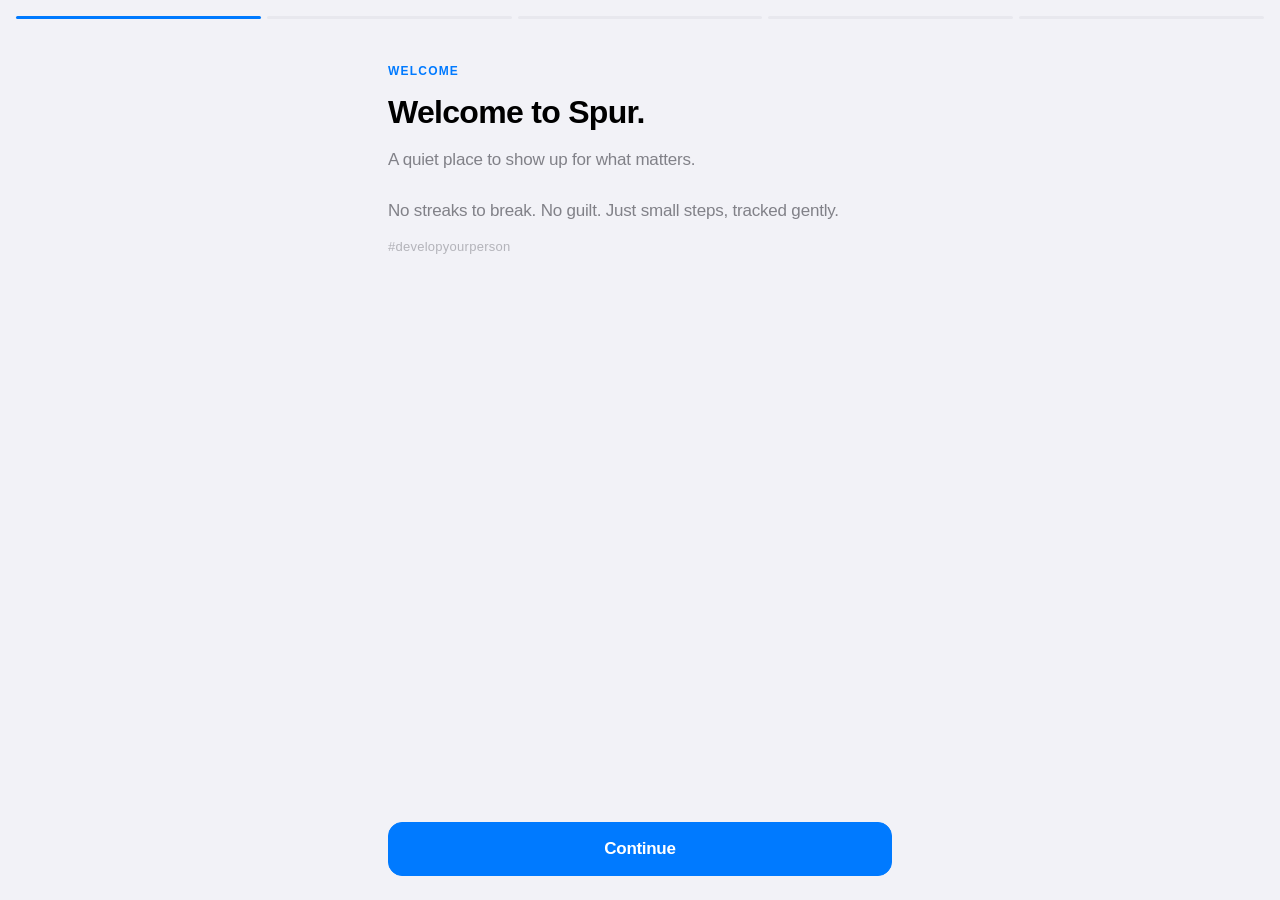
<file: versions/spur-0.15.html>
<!DOCTYPE html>
<html lang="en">
<head>
<meta charset="UTF-8" />
<meta name="viewport" content="width=device-width, initial-scale=1.0, viewport-fit=cover, maximum-scale=1.0, user-scalable=no" />
<meta name="apple-mobile-web-app-capable" content="yes" />
<meta name="apple-mobile-web-app-status-bar-style" content="default" />
<meta name="theme-color" content="#F2F2F7" />
<link rel="manifest" href="../manifest.json" />
<title>Spur</title>
<style>
:root{
  --accent:#007AFF;--accent-soft:rgba(0,122,255,.12);--accent-hover:rgba(0,122,255,.08);
  --body:#007AFF;--body-soft:rgba(0,122,255,.12);
  --craft:#5856D6;--craft-soft:rgba(88,86,214,.12);
  --rel:#FF2D55;--rel-soft:rgba(255,45,85,.12);
  --settled:#C9963F;--settled-soft:rgba(201,150,63,.14);
  --success:#34C759;--destructive:#FF3B30;
  --bg:#F2F2F7;--surface:#FFFFFF;--surface-inset:rgba(120,120,128,.08);
  --text:#000000;--text-2:rgba(60,60,67,.62);--text-3:rgba(60,60,67,.34);
  --hairline:rgba(60,60,67,.16);
  --shadow-card:0 1px 3px rgba(0,0,0,.04), 0 1px 1px rgba(0,0,0,.02);
  --r-card:14px;--r-nested:10px;--r-icon:8px;
  --safe-top:env(safe-area-inset-top,0px);--safe-bottom:env(safe-area-inset-bottom,0px);
  --spring:cubic-bezier(.32,.72,0,1);--ease:cubic-bezier(.4,0,.2,1);
  --font:-apple-system,BlinkMacSystemFont,"SF Pro Text","SF Pro Display","Segoe UI",Roboto,sans-serif;
}
[data-theme="dark"]{
  --accent:#0A84FF;--accent-soft:rgba(10,132,255,.18);--accent-hover:rgba(10,132,255,.12);
  --body:#0A84FF;--body-soft:rgba(10,132,255,.18);
  --craft:#7B79E0;--craft-soft:rgba(123,121,224,.18);
  --rel:#FF375F;--rel-soft:rgba(255,55,95,.18);
  --settled:#E8B563;--settled-soft:rgba(232,181,99,.18);
  --bg:#000000;--surface:#1C1C1E;--surface-inset:rgba(120,120,128,.16);
  --text:#FFFFFF;--text-2:rgba(235,235,245,.6);--text-3:rgba(235,235,245,.3);
  --hairline:rgba(84,84,88,.5);--shadow-card:0 1px 3px rgba(0,0,0,.4);
}
*{box-sizing:border-box;-webkit-tap-highlight-color:transparent}
html,body{margin:0;padding:0;font-family:var(--font);background:var(--bg);color:var(--text);height:100%;overflow:hidden;-webkit-font-smoothing:antialiased;overscroll-behavior:none}
button{font-family:inherit}
.app{position:fixed;inset:0;display:grid;grid-template-areas:"sidebar main";grid-template-columns:0 1fr;background:var(--bg)}
.sidebar{grid-area:sidebar;background:var(--bg);border-right:.5px solid var(--hairline);padding:16px;padding-top:calc(16px + var(--safe-top));overflow-y:auto;display:none;flex-direction:column;gap:2px}
.sidebar-brand{font-size:20px;font-weight:700;letter-spacing:-.4px;padding:8px 12px 20px;color:var(--accent)}
.sidebar-item{display:flex;align-items:center;gap:12px;padding:10px 12px;border-radius:9px;border:none;background:none;font-size:15px;font-weight:500;color:var(--text-2);cursor:pointer;text-align:left;letter-spacing:-.2px;width:100%;position:relative;transition:background .15s var(--ease),transform .12s var(--ease)}
.sidebar-item:hover{background:var(--surface-inset)}
.sidebar-item:active{transform:scale(.98)}
.sidebar-item.active{background:var(--accent-soft);color:var(--accent);font-weight:600}
.sidebar-item svg{width:18px;height:18px;stroke:currentColor;stroke-width:1.8;fill:none;flex-shrink:0}
.sidebar-item .badge{margin-left:auto;background:var(--destructive);color:#fff;font-size:11px;font-weight:600;padding:1px 7px;border-radius:9px;min-width:18px;text-align:center}
.main{grid-area:main;display:flex;flex-direction:column;overflow:hidden;position:relative;min-width:0}
.nav{position:relative;display:flex;align-items:center;justify-content:space-between;padding:12px 16px 10px;padding-top:calc(12px + var(--safe-top));background:rgba(249,249,249,.82);backdrop-filter:saturate(180%) blur(20px);-webkit-backdrop-filter:saturate(180%) blur(20px);border-bottom:.5px solid var(--hairline);flex-shrink:0;min-height:44px;z-index:5;transition:transform .3s var(--spring),opacity .25s var(--ease)}
[data-theme="dark"] .nav{background:rgba(28,28,30,.82)}
.nav-logo{font-size:20px;font-weight:700;letter-spacing:-.5px;color:var(--accent);cursor:pointer;background:none;border:none;padding:4px 0;font-family:inherit;transition:opacity .25s var(--ease),transform .25s var(--ease)}
.nav-logo:active{transform:scale(.94)}
.nav.logo-hidden .nav-logo{opacity:0;transform:scale(.9);pointer-events:none}
.nav-title{position:absolute;left:50%;transform:translateX(-50%);font-size:17px;font-weight:600;letter-spacing:-.4px;margin:0;opacity:0;transition:opacity .25s var(--ease)}
.nav-title.visible{opacity:1}
.nav-actions{display:flex;align-items:center;gap:2px}
.nav-btn{background:none;border:none;padding:8px;color:var(--accent);cursor:pointer;display:flex;align-items:center;justify-content:center;border-radius:8px;min-width:38px;height:38px;transition:transform .15s var(--spring)}
.nav-btn:active{transform:scale(.88)}
.nav-btn svg{width:20px;height:20px;stroke:currentColor;stroke-width:2.2;fill:none;stroke-linecap:round}
.screens{flex:1;overflow-y:auto;overflow-x:hidden;-webkit-overflow-scrolling:touch}
.screen{display:none}
.screen.active{display:block;animation:screen-in .3s var(--ease)}
@keyframes screen-in{from{opacity:0;transform:translateY(3px)}to{opacity:1;transform:none}}
.content{max-width:680px;margin:0 auto;padding:0 16px;padding-bottom:calc(120px + var(--safe-bottom))}
body.journaling .nav{transform:translateY(-100%);opacity:0;pointer-events:none}
body.journaling .tabbar{transform:translateY(100%);opacity:0;pointer-events:none}
body.journaling .content{padding-bottom:calc(40px + var(--safe-bottom))}
.large-title{font-size:34px;font-weight:700;letter-spacing:-.5px;margin:0;padding:12px 16px 8px;max-width:680px;margin-left:auto;margin-right:auto;line-height:1.15;display:flex;align-items:center;justify-content:space-between}
.large-title-actions{display:flex;gap:4px}
.lt-btn{background:none;border:none;color:var(--accent);font-size:15px;font-weight:500;padding:6px 10px;border-radius:8px;cursor:pointer;letter-spacing:-.2px;transition:background .15s var(--ease),transform .12s var(--ease)}
.lt-btn:active{background:var(--accent-soft);transform:scale(.96)}
.greeting{padding:8px 16px 4px;max-width:680px;margin:0 auto}
.greeting-line{font-size:22px;font-weight:600;letter-spacing:-.5px;color:var(--text);line-height:1.25;animation:greetIn .5s var(--ease)}
.greeting-date{font-size:15px;color:var(--text-2);letter-spacing:-.2px;margin-top:2px;animation:greetIn .55s var(--ease) backwards;animation-delay:.05s}
@keyframes greetIn{from{opacity:0;transform:translateY(4px)}to{opacity:1;transform:none}}
.section-header{display:flex;align-items:center;justify-content:space-between;font-size:13px;font-weight:600;color:var(--text-2);letter-spacing:.02em;text-transform:uppercase;padding:24px 0 8px}
.edit-toggle{background:none;border:none;color:var(--accent);font-size:13px;font-weight:600;padding:0;cursor:pointer;letter-spacing:.02em;text-transform:uppercase;transition:opacity .15s}
.edit-toggle:active{opacity:.6}
.group{background:var(--surface);border-radius:var(--r-card);box-shadow:var(--shadow-card);overflow:hidden}
.row{display:flex;align-items:center;gap:12px;padding:13px 16px;min-height:52px;position:relative;cursor:pointer;background:var(--surface);border:none;width:100%;text-align:left;font:inherit;color:inherit;transition:background .3s var(--ease)}
.row.wash{animation:rowWash .9s var(--ease)}
@keyframes rowWash{0%,100%{background:var(--surface)}30%{background:var(--pillar-soft,var(--accent-soft))}}
.row:active{background:var(--surface-inset)}
.row + .row::before{content:"";position:absolute;top:0;left:56px;right:0;height:.5px;background:var(--hairline)}
.row.edit-mode{cursor:default;padding-right:8px}
.row-icon{width:32px;height:32px;border-radius:var(--r-icon);display:flex;align-items:center;justify-content:center;flex-shrink:0;color:#fff}
.row-icon svg{width:18px;height:18px;fill:none;stroke:#fff;stroke-width:1.8;stroke-linecap:round;stroke-linejoin:round}
.row-body{flex:1;min-width:0}
.row-title{font-size:16px;font-weight:500;letter-spacing:-.35px;line-height:1.3;overflow:hidden;text-overflow:ellipsis;white-space:nowrap;transition:color .25s var(--ease)}
.row-sub{font-size:14px;color:var(--text-2);letter-spacing:-.15px;margin-top:2px}
.row.done .row-title{color:var(--text-3)}
.row.done .row-sub{opacity:.5}
.row-value{font-size:16px;color:var(--text-2);letter-spacing:-.35px}
.check{width:24px;height:24px;border-radius:50%;border:1.8px solid var(--text-3);flex-shrink:0;cursor:pointer;transition:all .25s var(--spring);position:relative}
.check.done{background:var(--pillar,var(--accent));border-color:var(--pillar,var(--accent));transform:scale(1.04);animation:checkPop .4s var(--spring)}
.check.done::after{content:"";position:absolute;left:7px;top:3px;width:5px;height:10px;border:solid #fff;border-width:0 2px 2px 0;transform:rotate(45deg)}
.check.settled{background:var(--settled);border-color:var(--settled);animation:none}
@keyframes checkPop{0%{transform:scale(.85);box-shadow:0 0 0 0 var(--pillar-soft,var(--accent-soft))}60%{transform:scale(1.14);box-shadow:0 0 0 10px transparent}100%{transform:scale(1.04);box-shadow:0 0 0 0 transparent}}
.edit-actions{display:flex;align-items:center;gap:2px;flex-shrink:0}
.icon-btn{background:none;border:none;padding:8px;border-radius:8px;cursor:pointer;color:var(--text-2);display:flex;align-items:center;justify-content:center;transition:background .15s,transform .12s var(--ease)}
.icon-btn:active{background:var(--surface-inset);transform:scale(.9)}
.icon-btn svg{width:18px;height:18px;stroke:currentColor;stroke-width:2;fill:none;stroke-linecap:round;stroke-linejoin:round}
.icon-btn.destructive{color:var(--destructive)}
.add-habit-row{background:transparent;border-top:.5px solid var(--hairline);color:var(--accent);font-size:15px;font-weight:500;padding:14px 16px;width:100%;text-align:left;display:flex;align-items:center;gap:8px;cursor:pointer}
.add-habit-row svg{width:16px;height:16px;stroke:currentColor;stroke-width:2.4;fill:none;stroke-linecap:round}
.hero{background:var(--surface);border-radius:var(--r-card);box-shadow:var(--shadow-card);padding:24px 20px;display:flex;align-items:center;gap:20px;position:relative;transition:box-shadow .5s var(--ease)}
.hero.flash{animation:heroFlash .9s var(--ease)}
@keyframes heroFlash{0%,100%{box-shadow:var(--shadow-card)}30%{box-shadow:0 0 0 3px var(--pillar,var(--accent)),0 8px 24px var(--pillar-soft,var(--accent-soft))}}
.ring{position:relative;width:88px;height:88px;flex-shrink:0;transition:transform .5s var(--spring)}
.ring.breath{animation:ringBreath .6s var(--ease)}
@keyframes ringBreath{0%,100%{transform:scale(1)}40%{transform:scale(1.05)}}
.ring svg{transform:rotate(-90deg);display:block}
.ring-track{fill:none;stroke:var(--pillar-soft,var(--accent-soft));stroke-width:6}
.ring-fill{fill:none;stroke:var(--pillar,var(--accent));stroke-width:6;stroke-linecap:round;transition:stroke-dashoffset .9s var(--spring)}
.ring-label{position:absolute;inset:0;display:flex;align-items:center;justify-content:center;font-size:20px;font-weight:600;letter-spacing:-.6px}
.hero-info{flex:1;min-width:0}
.hero-number{font-size:26px;font-weight:600;letter-spacing:-.7px;line-height:1.15}
.hero-label{font-size:15px;color:var(--text-2);letter-spacing:-.2px;margin-top:2px}
.hero-streak{margin-top:10px;font-size:14px;font-weight:500;color:var(--pillar,var(--accent));letter-spacing:-.15px;display:flex;align-items:center;gap:5px}
.hero-streak svg{width:13px;height:13px;fill:currentColor;stroke:none}
.hero-msg{position:absolute;bottom:8px;right:20px;font-size:12px;font-weight:600;color:var(--pillar,var(--accent));opacity:0;pointer-events:none;transition:opacity .3s var(--ease)}
.hero-msg.show{opacity:1;animation:msgIn 1.8s var(--ease)}
@keyframes msgIn{0%{opacity:0;transform:translateY(4px)}15%{opacity:1;transform:translateY(0)}70%{opacity:1}100%{opacity:0;transform:translateY(0)}}
.month-counter{margin-top:8px;font-size:12px;color:var(--text-2);letter-spacing:-.1px}
.month-counter strong{color:var(--pillar,var(--accent));font-weight:600}
.week{background:var(--surface);border-radius:var(--r-card);box-shadow:var(--shadow-card);padding:16px 12px;display:flex;justify-content:space-between;gap:4px}
.day{flex:1;display:flex;flex-direction:column;align-items:center;gap:7px;position:relative;cursor:pointer;background:none;border:none;padding:4px 0;font-family:inherit;border-radius:8px;transition:background .15s}
.day:active{background:var(--surface-inset)}
.dot{width:26px;height:26px;border-radius:50%;background:var(--surface-inset);display:flex;align-items:center;justify-content:center;font-size:12px;font-weight:700;color:var(--text-3);transition:all .3s var(--spring);position:relative}
.dot.done{background:var(--pillar,var(--accent));color:#fff;transform:scale(1.05);animation:dotPulse .5s var(--spring)}
@keyframes dotPulse{0%{transform:scale(.8)}60%{transform:scale(1.12)}100%{transform:scale(1.05)}}
.dot.partial{background:var(--pillar-soft,var(--accent-soft));color:var(--pillar,var(--accent))}
.dot.today{box-shadow:0 0 0 2px var(--pillar,var(--accent))}
.dot .jdot{position:absolute;bottom:-5px;left:50%;transform:translateX(-50%);width:4px;height:4px;border-radius:50%;background:var(--pillar,var(--accent));opacity:.6}
.day-label{font-size:11px;font-weight:600;color:var(--text-2)}
.day.today .day-label{color:var(--pillar,var(--accent))}
.journal{background:var(--surface);border-radius:var(--r-card);box-shadow:var(--shadow-card);padding:16px;transition:box-shadow .4s var(--ease),transform .3s var(--spring)}
.journal.pulse{animation:journalPulse 1s var(--ease)}
@keyframes journalPulse{0%,100%{box-shadow:var(--shadow-card)}40%{box-shadow:0 0 0 3px var(--pillar-soft,var(--accent-soft))}}
.journal.focused{box-shadow:0 0 0 3px var(--pillar-soft,var(--accent-soft)), var(--shadow-card)}
.journal textarea{width:100%;background:transparent;border:none;font-family:inherit;font-size:16px;color:var(--text);outline:none;resize:none;letter-spacing:-.35px;line-height:1.45;overflow:hidden;transition:height .32s var(--spring);min-height:48px;display:block}
.journal textarea::placeholder{color:var(--text-3)}
.journal-meta{display:flex;justify-content:space-between;align-items:center;margin-top:8px;font-size:13px;color:var(--text-3)}
.journal-saved{color:var(--success);font-weight:600;opacity:0;transition:opacity .3s var(--ease);display:inline-flex;align-items:center;gap:5px}
.journal-saved.show{opacity:1}
.journal-saved::before{content:"";width:6px;height:6px;border-radius:50%;background:var(--success);opacity:.9}
.journal-saved:not(.show)::before{opacity:0}
.note{text-align:center;color:var(--text-3);font-size:13px;padding:16px 24px 0;line-height:1.5}
.stat-grid{display:grid;grid-template-columns:1fr 1fr;gap:12px}
.stat{background:var(--surface);border-radius:var(--r-card);box-shadow:var(--shadow-card);padding:16px;transition:transform .15s var(--spring)}
.stat:active{transform:scale(.98)}
.stat-value{font-size:32px;font-weight:600;letter-spacing:-1px;line-height:1.1}
.stat-label{font-size:13px;color:var(--text-2);margin-top:4px}
.chart-wrap{background:var(--surface);border-radius:var(--r-card);box-shadow:var(--shadow-card);padding:20px 16px 44px;height:180px}
.chart{display:flex;align-items:flex-end;justify-content:space-between;height:100%;gap:10px}
.bar{flex:1;background:var(--pillar,var(--accent));border-radius:6px 6px 3px 3px;position:relative;min-height:5px;opacity:.9;transition:height .7s var(--spring)}
.bar span{position:absolute;bottom:-24px;left:50%;transform:translateX(-50%);font-size:11px;font-weight:600;color:var(--text-2)}
.money-week{background:var(--surface);border-radius:var(--r-card);box-shadow:var(--shadow-card);padding:8px 16px}
.money-week-row{display:flex;justify-content:space-between;align-items:center;padding:10px 0}
.money-week-row + .money-week-row{border-top:.5px solid var(--hairline)}
.money-week-row .label{font-size:14px;color:var(--text-2)}
.money-week-row .value{font-size:15px;font-weight:600;letter-spacing:-.3px}
.money-week-row .value.in{color:var(--success)}
.money-week-row .value.out{color:var(--destructive)}
.switch{position:relative;display:inline-block;width:51px;height:31px;flex-shrink:0}
.switch input{opacity:0;width:0;height:0}
.slider{position:absolute;cursor:pointer;inset:0;background:rgba(120,120,128,.2);border-radius:31px;transition:.28s var(--spring)}
.slider::before{content:"";position:absolute;height:27px;width:27px;left:2px;bottom:2px;background:#fff;border-radius:50%;transition:.28s var(--spring);box-shadow:0 2px 5px rgba(0,0,0,.18)}
input:checked + .slider{background:var(--success)}
input:checked + .slider::before{transform:translateX(20px)}
.empty{text-align:center;color:var(--text-2);font-size:15px;padding:56px 24px;line-height:1.5;animation:fadeIn .4s var(--ease)}
@keyframes fadeIn{from{opacity:0}to{opacity:1}}
.tabbar{position:absolute;left:0;right:0;bottom:0;display:flex;background:rgba(249,249,249,.86);backdrop-filter:saturate(180%) blur(22px);-webkit-backdrop-filter:saturate(180%) blur(22px);border-top:.5px solid var(--hairline);padding:6px 4px 4px;padding-bottom:calc(4px + var(--safe-bottom));z-index:20;transition:transform .3s var(--spring),opacity .25s var(--ease)}
[data-theme="dark"] .tabbar{background:rgba(28,28,30,.86)}
.tab{flex:1;background:none;border:none;display:flex;flex-direction:column;align-items:center;gap:3px;padding:6px 0;color:var(--text-2);font-size:10px;font-weight:600;cursor:pointer;position:relative;transition:color .15s var(--ease)}
.tab.active{color:var(--accent)}
.tab svg{width:26px;height:26px;stroke:currentColor;stroke-width:1.7;fill:none;stroke-linecap:round;stroke-linejoin:round;transition:transform .2s var(--spring)}
.tab:active svg{transform:scale(.88)}
.tab .badge{position:absolute;top:2px;right:calc(50% - 18px);background:var(--destructive);color:#fff;font-size:11px;font-weight:600;border-radius:9px;padding:1px 6px;min-width:18px;text-align:center;line-height:14px}
.overlay{position:fixed;inset:0;background:rgba(0,0,0,.4);opacity:0;pointer-events:none;transition:opacity .3s var(--ease);z-index:100}
.overlay.active{opacity:1;pointer-events:auto}
.sheet{position:fixed;left:0;right:0;bottom:0;background:var(--bg);border-radius:20px 20px 0 0;transform:translateY(100%);transition:transform .38s var(--spring);z-index:101;padding-bottom:calc(16px + var(--safe-bottom));max-height:88%;display:flex;flex-direction:column;overflow:hidden}
.sheet.active{transform:translateY(0)}
.sheet-handle{width:36px;height:5px;background:var(--text-3);border-radius:3px;margin:8px auto 4px}
.sheet-header{display:flex;justify-content:space-between;align-items:center;padding:8px 16px 12px;border-bottom:.5px solid var(--hairline)}
.sheet-title{font-size:17px;font-weight:600;letter-spacing:-.4px;margin:0}
.sheet-btn{background:none;border:none;color:var(--accent);font-size:16px;padding:6px 4px;cursor:pointer;border-radius:6px;transition:opacity .15s,transform .12s}
.sheet-btn:active{opacity:.5;transform:scale(.96)}
.sheet-btn.bold{font-weight:600}
.sheet-body{padding:20px 16px;overflow-y:auto}
.field{margin-bottom:20px}
.field-label{font-size:13px;font-weight:600;color:var(--text-2);text-transform:uppercase;letter-spacing:.04em;margin-bottom:8px;padding-left:4px}
.field-input{width:100%;background:var(--surface);border:1px solid var(--hairline);border-radius:var(--r-nested);padding:12px 14px;font-size:16px;font-family:inherit;color:var(--text);outline:none;letter-spacing:-.35px;transition:border-color .15s,box-shadow .15s}
.field-input:focus{border-color:var(--accent);box-shadow:0 0 0 3px var(--accent-soft)}
.chip-row{display:flex;gap:8px;flex-wrap:wrap}
.chip{background:var(--surface);border:1px solid var(--hairline);border-radius:var(--r-nested);padding:10px 16px;font-size:15px;color:var(--text);cursor:pointer;letter-spacing:-.2px;transition:transform .15s var(--spring),background .15s}
.chip:active{transform:scale(.96)}
.chip.selected{background:var(--accent);color:#fff;border-color:var(--accent);font-weight:500;transform:scale(1.02)}
.icon-picker{display:grid;grid-template-columns:repeat(6,1fr);gap:8px}
.icon-opt{aspect-ratio:1;background:var(--surface);border:2px solid transparent;border-radius:10px;cursor:pointer;display:flex;align-items:center;justify-content:center;padding:0;transition:all .15s var(--spring)}
.icon-opt:active{transform:scale(.94)}
.icon-opt.selected{border-color:var(--accent);background:var(--accent-soft)}
.icon-opt svg{width:22px;height:22px;stroke:var(--text);stroke-width:1.8;fill:none;stroke-linecap:round;stroke-linejoin:round}
.icon-opt.selected svg{stroke:var(--accent)}
.color-picker{display:flex;gap:10px;flex-wrap:wrap}
.color-opt{width:36px;height:36px;border-radius:50%;border:3px solid transparent;cursor:pointer;transition:all .15s var(--spring);position:relative}
.color-opt:active{transform:scale(.94)}
.color-opt.selected{border-color:var(--text);transform:scale(1.05)}
.float-dot{position:fixed;pointer-events:none;width:6px;height:6px;border-radius:50%;z-index:200;animation:floatDot .9s var(--ease) forwards}
@keyframes floatDot{0%{opacity:0;transform:translateY(0) scale(.6)}20%{opacity:1;transform:translateY(-4px) scale(1)}100%{opacity:0;transform:translateY(-28px) scale(.9)}}
.today-strip{display:grid;grid-template-columns:1fr 1fr 1fr;gap:10px;margin-bottom:4px}
.today-pillar{background:var(--surface);border-radius:var(--r-card);box-shadow:var(--shadow-card);padding:14px 12px;display:flex;flex-direction:column;align-items:center;gap:8px;cursor:pointer;border:none;font-family:inherit;text-align:center;transition:transform .15s var(--spring)}
.today-pillar:active{transform:scale(.96)}
.today-pillar-ring{position:relative;width:44px;height:44px}
.today-pillar-ring svg{transform:rotate(-90deg);display:block}
.today-pillar-ring .track{fill:none;stroke:currentColor;opacity:.15;stroke-width:4}
.today-pillar-ring .fill{fill:none;stroke:currentColor;stroke-width:4;stroke-linecap:round;transition:stroke-dashoffset .6s var(--spring)}
.today-pillar-label{font-size:12px;font-weight:600;color:var(--text);letter-spacing:-.1px}
.today-pillar-pct{font-size:10px;font-weight:600;color:var(--text-2);position:absolute;inset:0;display:flex;align-items:center;justify-content:center}
.reminders-group{background:var(--surface);border-radius:var(--r-card);box-shadow:var(--shadow-card);overflow:hidden}
.done-separator{font-size:12px;font-weight:600;color:var(--text-3);text-transform:uppercase;letter-spacing:.06em;padding:14px 16px 8px;border-top:.5px solid var(--hairline)}
.reminders-group .row{animation:rowSlideIn .4s var(--spring)}
@keyframes rowSlideIn{from{opacity:0;transform:translateY(-8px)}to{opacity:1;transform:translateY(0)}}
.row.is-new{animation:newRowIn .6s var(--spring)}
@keyframes newRowIn{0%{opacity:0;transform:translateY(-10px)}100%{opacity:1;transform:translateY(0)}}
.row.is-new::after{content:"NEW";position:absolute;top:14px;right:14px;font-size:9px;font-weight:700;letter-spacing:.08em;color:var(--accent);background:var(--accent-soft);padding:3px 6px;border-radius:6px;opacity:0;animation:newFadeIn .8s var(--ease) .15s forwards}
@keyframes newFadeIn{to{opacity:1}}
.row.is-new .check{margin-right:28px}
.cal-header{display:flex;align-items:center;justify-content:space-between;padding:0 4px 16px}
.cal-title{font-size:20px;font-weight:700;letter-spacing:-.4px}
.cal-nav{display:flex;gap:4px}
.cal-nav button{background:var(--surface);border:1px solid var(--hairline);border-radius:8px;width:36px;height:36px;display:flex;align-items:center;justify-content:center;cursor:pointer;color:var(--accent);font-size:16px;transition:transform .15s var(--spring),background .15s}
.cal-nav button:active{background:var(--surface-inset);transform:scale(.92)}
.cal-weekdays{display:grid;grid-template-columns:repeat(7,1fr);gap:4px;margin-bottom:6px}
.cal-weekday{text-align:center;font-size:11px;font-weight:600;color:var(--text-2);text-transform:uppercase;letter-spacing:.04em;padding:6px 0}
.cal-grid{display:grid;grid-template-columns:repeat(7,1fr);gap:4px}
.cal-day{aspect-ratio:1;background:var(--surface);border-radius:10px;border:none;cursor:pointer;display:flex;flex-direction:column;align-items:center;justify-content:center;font-family:inherit;position:relative;padding:0;transition:transform .15s var(--spring)}
.cal-day:active{transform:scale(.94)}
.cal-day.empty{background:transparent;cursor:default;pointer-events:none}
.cal-day .num{font-size:14px;font-weight:600;color:var(--text);line-height:1}
.cal-day.today{border:2px solid var(--cal-pillar,var(--accent))}
.cal-day.full{background:var(--cal-pillar,var(--accent));color:#fff}
.cal-day.full .num{color:#fff}
.cal-day.partial{background:var(--cal-pillar-soft,var(--accent-soft))}
.cal-day .cal-dots{position:absolute;bottom:4px;display:flex;gap:3px}
.cal-dot{width:5px;height:5px;border-radius:50%;background:var(--cal-pillar,var(--accent))}
.cal-day.full .cal-dot{background:#fff}
.cal-legend{display:flex;gap:14px;justify-content:center;padding:16px 0 0;font-size:12px;color:var(--text-2)}
.cal-legend span{display:flex;align-items:center;gap:5px}
.cal-legend .leg-dot{width:8px;height:8px;border-radius:50%;background:var(--cal-pillar,var(--accent))}
.cal-legend .leg-dot.soft{background:var(--cal-pillar-soft,var(--accent-soft))}
.day-detail-header{padding:0 0 12px}
.day-detail-date{font-size:22px;font-weight:700;letter-spacing:-.5px}
.day-detail-weekday{font-size:13px;color:var(--text-2);margin-top:2px}
.day-detail-streak{display:inline-flex;align-items:center;gap:5px;margin-top:8px;padding:5px 10px;border-radius:999px;font-size:12px;font-weight:600}
.day-detail-streak svg{width:12px;height:12px;fill:currentColor}
.day-detail-journal{background:var(--surface);border-radius:var(--r-nested);padding:14px 16px;margin-top:12px;font-size:15px;color:var(--text);line-height:1.5;letter-spacing:-.2px;white-space:pre-wrap}
.day-detail-journal.empty{color:var(--text-3);font-style:italic}
.day-detail-empty{text-align:center;color:var(--text-2);font-size:15px;padding:40px 24px;line-height:1.5}
.day-detail-actions{padding-top:16px;display:flex;gap:8px}
.day-detail-actions button{flex:1;padding:12px;border-radius:10px;border:1px solid var(--hairline);background:var(--surface);color:var(--text);font-size:15px;font-weight:600;cursor:pointer;transition:transform .15s var(--spring)}
.day-detail-actions button:active{transform:scale(.98)}
.review-card-today{background:linear-gradient(135deg,var(--craft),#7B79E0);border-radius:var(--r-card);padding:20px;color:#fff;cursor:pointer;border:none;text-align:left;width:100%;font-family:inherit;margin-bottom:4px;box-shadow:0 4px 14px rgba(88,86,214,.25);transition:transform .15s var(--spring),box-shadow .15s}
.review-card-today:active{transform:scale(.97)}
.review-card-today .rc-label{font-size:11px;font-weight:700;letter-spacing:.08em;text-transform:uppercase;opacity:.85;margin-bottom:6px}
.review-card-today .rc-title{font-size:20px;font-weight:700;letter-spacing:-.4px;margin-bottom:4px}
.review-card-today .rc-text{font-size:14px;opacity:.92;line-height:1.4;letter-spacing:-.15px}
.review-card-today .rc-action{display:inline-block;margin-top:14px;background:rgba(255,255,255,.2);color:#fff;font-size:13px;font-weight:700;padding:8px 14px;border-radius:999px}
.review-card-today.done-today{background:var(--surface);color:var(--text);box-shadow:var(--shadow-card)}
.review-card-today.done-today .rc-label{color:var(--craft);opacity:1}
.review-card-today.done-today .rc-title{color:var(--text)}
.review-card-today.done-today .rc-text{color:var(--text-2)}
.review-card-today.done-today .rc-action{background:var(--accent-soft);color:var(--accent)}
.review-flow{position:fixed;inset:0;background:var(--bg);z-index:300;display:none;flex-direction:column;padding-top:var(--safe-top);padding-bottom:var(--safe-bottom)}
.review-flow.active{display:flex;animation:fadeIn .3s var(--ease)}
.review-topbar{display:flex;align-items:center;justify-content:space-between;padding:16px 20px 8px;flex-shrink:0}
.review-progress-text{font-size:13px;font-weight:600;color:var(--text-2)}
.review-skip-x{background:none;border:none;padding:8px;color:var(--text-2);font-size:15px;font-weight:500;cursor:pointer;transition:opacity .15s}
.review-skip-x:active{opacity:.6}
.review-progress-bar{height:3px;background:var(--surface-inset);margin:0 20px 24px;border-radius:2px;overflow:hidden;flex-shrink:0}
.review-progress-fill{height:100%;background:var(--craft);transition:width .5s var(--spring);border-radius:2px}
.review-content{flex:1;overflow-y:auto;padding:0 24px 24px;display:flex;flex-direction:column;max-width:640px;width:100%;margin:0 auto}
.review-pillar-chip{display:inline-flex;align-items:center;gap:6px;padding:5px 12px;border-radius:999px;font-size:12px;font-weight:700;letter-spacing:.04em;text-transform:uppercase;margin-bottom:20px;align-self:flex-start}
.review-question{font-size:28px;font-weight:700;letter-spacing:-.6px;line-height:1.2;margin:0 0 20px;color:var(--text);animation:greetIn .4s var(--ease)}
.review-textarea{width:100%;background:var(--surface);border:1px solid var(--hairline);border-radius:var(--r-nested);padding:16px;font-size:17px;font-family:inherit;color:var(--text);letter-spacing:-.35px;line-height:1.5;outline:none;resize:none;min-height:160px;transition:border-color .15s,box-shadow .15s}
.review-textarea:focus{border-color:var(--craft);box-shadow:0 0 0 3px var(--craft-soft)}
.review-textarea::placeholder{color:var(--text-3)}
.review-bottom{display:flex;align-items:center;justify-content:space-between;padding:16px 20px 20px;flex-shrink:0;gap:12px;border-top:.5px solid var(--hairline);background:var(--bg)}
.review-btn{padding:14px 24px;border-radius:12px;border:1px solid var(--hairline);background:var(--surface);color:var(--text);font-size:16px;font-weight:600;letter-spacing:-.25px;cursor:pointer;transition:transform .15s var(--spring)}
.review-btn:active{transform:scale(.97)}
.review-btn.primary{background:var(--craft);color:#fff;border-color:var(--craft);flex:1}
.review-btn.ghost{background:none;border-color:transparent;color:var(--text-2);font-weight:500}
.review-done{flex:1;display:flex;flex-direction:column;align-items:center;justify-content:center;padding:32px 24px;text-align:center}
.review-done-emoji{font-size:64px;margin-bottom:20px;animation:pop .6s var(--spring)}
@keyframes pop{0%{transform:scale(.3);opacity:0}60%{transform:scale(1.1)}100%{transform:scale(1);opacity:1}}
.review-done-title{font-size:28px;font-weight:700;letter-spacing:-.6px;margin:0 0 8px}
.review-done-sub{font-size:16px;color:var(--text-2);line-height:1.5;max-width:340px;margin-bottom:32px}
.past-review-card{background:var(--surface);border-radius:var(--r-card);box-shadow:var(--shadow-card);padding:16px;margin-bottom:10px;cursor:pointer;border:none;text-align:left;width:100%;font-family:inherit;transition:transform .15s var(--spring)}
.past-review-card:active{transform:scale(.98)}
.past-review-week{font-size:12px;font-weight:700;color:var(--craft);letter-spacing:.04em;text-transform:uppercase;margin-bottom:6px}
.past-review-preview{font-size:15px;color:var(--text);line-height:1.45;overflow:hidden;display:-webkit-box;-webkit-line-clamp:2;-webkit-box-orient:vertical}
.review-detail-qa{margin-bottom:20px}
.review-detail-q{font-size:13px;font-weight:700;color:var(--craft);letter-spacing:.02em;margin-bottom:6px}
.review-detail-a{font-size:16px;color:var(--text);line-height:1.5;white-space:pre-wrap}
.review-detail-a.empty{color:var(--text-3);font-style:italic}
.version{text-align:center;font-size:12px;color:var(--text-3);padding:32px 16px 4px}
.version-hash{text-align:center;font-size:11px;color:var(--text-3);padding:0 16px 16px;letter-spacing:.04em;opacity:.7}
.onboarding-flow{position:fixed;inset:0;background:var(--bg);z-index:400;display:none;flex-direction:column;padding-top:var(--safe-top);padding-bottom:var(--safe-bottom);overflow:hidden}
.onboarding-flow.active{display:flex}
.ob-progress{position:absolute;top:calc(16px + var(--safe-top));left:16px;right:16px;display:flex;gap:6px;z-index:2}
.ob-progress-dot{flex:1;height:3px;border-radius:2px;background:var(--surface-inset);transition:background .3s var(--ease)}
.ob-progress-dot.active{background:var(--accent)}
.ob-content{flex:1;display:flex;flex-direction:column;padding:64px 28px 24px;max-width:560px;width:100%;margin:0 auto;overflow-y:auto}
.ob-eyebrow{font-size:12px;font-weight:700;letter-spacing:.1em;color:var(--accent);text-transform:uppercase;margin-bottom:16px;opacity:0;animation:greetIn .5s var(--ease) .05s forwards}
.ob-title{font-size:32px;font-weight:700;letter-spacing:-.7px;line-height:1.15;margin:0 0 16px;color:var(--text);opacity:0;animation:greetIn .5s var(--ease) .1s forwards}
.ob-body{font-size:17px;color:var(--text-2);letter-spacing:-.2px;line-height:1.5;margin:0 0 24px;opacity:0;animation:greetIn .5s var(--ease) .15s forwards}
.ob-body strong{color:var(--text);font-weight:600}
.ob-hash{font-size:13px;color:var(--text-3);letter-spacing:.02em;margin-top:-8px;margin-bottom:24px;opacity:0;animation:greetIn .5s var(--ease) .2s forwards}
.ob-learn-link{background:none;border:none;color:var(--accent);font-size:15px;font-weight:600;padding:8px 0;cursor:pointer;letter-spacing:-.2px;align-self:flex-start;margin-bottom:8px;transition:opacity .15s}
.ob-learn-link:active{opacity:.6}
.ob-bottom{padding:16px 28px 24px;max-width:560px;width:100%;margin:0 auto;display:flex;flex-direction:column;gap:10px;flex-shrink:0}
.ob-btn{padding:16px 24px;border-radius:14px;border:1px solid var(--hairline);background:var(--surface);color:var(--text);font-size:17px;font-weight:600;letter-spacing:-.3px;cursor:pointer;width:100%;transition:transform .15s var(--spring),opacity .15s}
.ob-btn:active{transform:scale(.98)}
.ob-btn.primary{background:var(--accent);color:#fff;border-color:var(--accent)}
.ob-btn.primary[disabled]{opacity:.4;cursor:default}
.ob-btn.ghost{background:none;border-color:transparent;color:var(--text-2);font-weight:500;font-size:15px}
.ob-layers{display:flex;flex-direction:column;gap:24px;opacity:0;animation:greetIn .5s var(--ease) .15s forwards}
.ob-layer-head{font-size:12px;font-weight:700;letter-spacing:.08em;text-transform:uppercase;color:var(--text-2);margin-bottom:10px;padding-left:4px}
.ob-pillars{display:flex;flex-direction:column;gap:8px}
.ob-pillar{display:flex;align-items:center;gap:12px;padding:14px 16px;background:var(--surface);border:2px solid transparent;border-radius:12px;cursor:pointer;text-align:left;font-family:inherit;width:100%;transition:all .15s var(--spring);box-shadow:var(--shadow-card)}
.ob-pillar:active{transform:scale(.98)}
.ob-pillar.selected{border-color:var(--accent);background:var(--accent-soft)}
.ob-pillar-icon{width:36px;height:36px;border-radius:9px;display:flex;align-items:center;justify-content:center;flex-shrink:0;color:#fff;font-size:18px}
.ob-pillar-icon svg{width:20px;height:20px;stroke:#fff;stroke-width:1.8;fill:none;stroke-linecap:round;stroke-linejoin:round}
.ob-pillar-body{flex:1;min-width:0}
.ob-pillar-name{font-size:16px;font-weight:600;letter-spacing:-.3px;color:var(--text)}
.ob-pillar-desc{font-size:13px;color:var(--text-2);letter-spacing:-.1px;margin-top:1px;white-space:nowrap;overflow:hidden;text-overflow:ellipsis}
.ob-pillar-check{width:24px;height:24px;border-radius:50%;border:2px solid var(--text-3);flex-shrink:0;position:relative;transition:all .2s var(--spring)}
.ob-pillar.selected .ob-pillar-check{background:var(--accent);border-color:var(--accent)}
.ob-pillar.selected .ob-pillar-check::after{content:"";position:absolute;left:6.5px;top:2.5px;width:5px;height:10px;border:solid #fff;border-width:0 2px 2px 0;transform:rotate(45deg)}
.ob-counter{position:sticky;bottom:0;padding:12px 16px;background:var(--surface);border-radius:12px;box-shadow:var(--shadow-card);font-size:15px;font-weight:600;color:var(--text);text-align:center;letter-spacing:-.2px;margin-top:16px}
.ob-counter.warn{color:var(--settled)}
.learn-layer{padding:16px 0;border-bottom:.5px solid var(--hairline)}
.learn-layer:last-child{border-bottom:none}
.learn-layer-title{font-size:14px;font-weight:700;letter-spacing:.02em;text-transform:uppercase;color:var(--accent);margin-bottom:6px}
.learn-layer-pillars{font-size:15px;color:var(--text);letter-spacing:-.2px;margin-bottom:8px;font-weight:500}
.learn-layer-desc{font-size:14px;color:var(--text-2);letter-spacing:-.15px;line-height:1.5}
.lib-group{margin-bottom:24px}
@media (max-width:767px){.sidebar{display:none}.app{grid-template-columns:0 1fr}}
@media (min-width:768px) and (max-width:1023px){
  .app{grid-template-columns:88px 1fr}.sidebar{display:flex}
  .sidebar-brand{font-size:11px;font-weight:700;text-align:center;padding:8px 0 20px}
  .sidebar-item{flex-direction:column;gap:5px;padding:10px 6px;font-size:10px;font-weight:600;text-align:center}
  .sidebar-item svg{width:22px;height:22px}
  .sidebar-item .badge{position:absolute;top:4px;right:14px;margin-left:0}
  .tabbar,.nav{display:none}
  .large-title{font-size:38px;padding:24px 20px 12px;max-width:760px}
  .greeting{padding-left:20px;padding-right:20px;max-width:760px}
  .content{max-width:760px;padding:0 20px;padding-bottom:32px}
}
@media (min-width:1024px){
  .app{grid-template-columns:240px 1fr}.sidebar{display:flex}
  .tabbar,.nav{display:none}
  .large-title{font-size:40px;padding:32px 24px 16px;max-width:780px}
  .greeting{padding-left:24px;padding-right:24px;max-width:780px}
  .content{max-width:780px;padding:0 24px;padding-bottom:32px}
  .sidebar{padding:20px 12px}
}
@media (prefers-reduced-motion:reduce){*,*::before,*::after{animation-duration:.001ms !important;transition-duration:.001ms !important}}
</style>
</head>
<body>

<div class="onboarding-flow" id="onboardingFlow">
  <div class="ob-progress" id="obProgress"></div>
  <div class="ob-content" id="obContent"></div>
  <div class="ob-bottom" id="obBottom"></div>
</div>

<div class="app" id="appRoot">
  <aside class="sidebar">
    <div class="sidebar-brand">Spur</div>
    <button class="sidebar-item active" data-screen="today">
      <svg viewBox="0 0 24 24"><path d="M3 11l9-8 9 8v9a2 2 0 01-2 2h-4v-6h-6v6H5a2 2 0 01-2-2z"/></svg>
      <span>Today</span>
      <span class="badge" id="sidebarBadge" style="display:none">0</span>
    </button>
    <button class="sidebar-item" data-screen="pillar1">
      <svg viewBox="0 0 24 24"><circle cx="12" cy="12" r="9"/></svg>
      <span id="sideLabel1">P1</span>
    </button>
    <button class="sidebar-item" data-screen="pillar2">
      <svg viewBox="0 0 24 24"><circle cx="12" cy="12" r="9"/></svg>
      <span id="sideLabel2">P2</span>
    </button>
    <button class="sidebar-item" data-screen="pillar3">
      <svg viewBox="0 0 24 24"><circle cx="12" cy="12" r="9"/></svg>
      <span id="sideLabel3">P3</span>
    </button>
    <button class="sidebar-item" data-screen="activity">
      <svg viewBox="0 0 24 24"><path d="M3 20h18M7 20V10M12 20V4M17 20v-8"/></svg>
      <span>Activity</span>
    </button>
    <button class="sidebar-item" data-screen="settings">
      <svg viewBox="0 0 24 24"><circle cx="12" cy="12" r="3"/><path d="M19.4 15a1.7 1.7 0 00.3 1.9l.1.1a2 2 0 11-2.8 2.8l-.1-.1a1.7 1.7 0 00-1.9-.3 1.7 1.7 0 00-1 1.5V21a2 2 0 11-4 0v-.1a1.7 1.7 0 00-1.1-1.5 1.7 1.7 0 00-1.9.3l-.1.1a2 2 0 11-2.8-2.8l.1-.1a1.7 1.7 0 00.3-1.9 1.7 1.7 0 00-1.5-1H3a2 2 0 110-4h.1a1.7 1.7 0 001.5-1.1 1.7 1.7 0 00-.3-1.9l-.1-.1a2 2 0 112.8-2.8l.1.1a1.7 1.7 0 001.9.3H9a1.7 1.7 0 001-1.5V3a2 2 0 114 0v.1a1.7 1.7 0 001 1.5 1.7 1.7 0 001.9-.3l.1-.1a2 2 0 112.8 2.8l-.1.1a1.7 1.7 0 00-.3 1.9V9a1.7 1.7 0 001.5 1H21a2 2 0 110 4h-.1a1.7 1.7 0 00-1.5 1z"/></svg>
      <span>Settings</span>
    </button>
  </aside>

  <div class="main">
    <header class="nav" id="navBar">
      <button class="nav-logo" id="navLogo">Spur</button>
      <h1 class="nav-title" id="navTitle">Today</h1>
      <div class="nav-actions">
        <button class="nav-btn" id="navAdd" aria-label="Add">
          <svg viewBox="0 0 24 24"><path d="M12 5v14M5 12h14"/></svg>
        </button>
      </div>
    </header>

    <main class="screens" id="screens">
      <section class="screen active" id="screen-today">
        <h1 class="large-title">Today</h1>
        <div class="greeting">
          <div class="greeting-line" id="greetingLine">Good morning.</div>
          <div class="greeting-date" id="greetingDate">Wednesday, Oct 8</div>
        </div>
        <div class="content">
          <div id="reviewCardContainer"></div>
          <div class="section-header"><span>Your Pillars</span></div>
          <div class="today-strip" id="todayStrip"></div>
          <div class="section-header"><span>Reminders</span></div>
          <div class="reminders-group" id="remindersGroup"></div>
          <div class="empty" id="emptyReminders">No reminders yet.<br>Tap + to add your first.</div>
        </div>
      </section>

      <section class="screen" id="screen-pillar1" style="--pillar:var(--body);--pillar-soft:var(--body-soft)">
        <div class="large-title"><span id="pillar1Title">Pillar 1</span><div class="large-title-actions"><button class="lt-btn" data-history="pillar1">History</button></div></div>
        <div class="content" id="pillar1Content"></div>
      </section>

      <section class="screen" id="screen-pillar2" style="--pillar:var(--craft);--pillar-soft:var(--craft-soft)">
        <div class="large-title"><span id="pillar2Title">Pillar 2</span><div class="large-title-actions"><button class="lt-btn" data-history="pillar2">History</button></div></div>
        <div class="content" id="pillar2Content"></div>
      </section>

      <section class="screen" id="screen-pillar3" style="--pillar:var(--rel);--pillar-soft:var(--rel-soft)">
        <div class="large-title"><span id="pillar3Title">Pillar 3</span><div class="large-title-actions"><button class="lt-btn" data-history="pillar3">History</button></div></div>
        <div class="content" id="pillar3Content"></div>
      </section>

      <section class="screen" id="screen-activity">
        <h1 class="large-title">Activity</h1>
        <div class="content">
          <div class="stat-grid" id="statGrid"></div>
          <div class="section-header"><span>Weekly Reviews</span></div>
          <div id="pastReviewsContainer"></div>
          <div id="chartsContainer"></div>
          <div class="section-header"><span>Money This Week</span></div>
          <div class="money-week" id="moneyWeek"></div>
          <div class="section-header"><span>Recent Journal</span></div>
          <div class="group" id="journalHistory"></div>
        </div>
      </section>

      <section class="screen" id="screen-settings">
        <h1 class="large-title">Settings</h1>
        <div class="content">
          <div class="section-header"><span>Notifications</span></div>
          <div class="group">
            <div class="row" style="cursor:default">
              <div class="row-icon" style="background:var(--accent)"><svg viewBox="0 0 24 24"><path d="M18 8A6 6 0 006 8c0 7-3 9-3 9h18s-3-2-3-9M13.73 21a2 2 0 01-3.46 0"/></svg></div>
              <div class="row-body"><div class="row-title">Reminder alerts</div><div class="row-sub" id="notifStatus">Checking…</div></div>
              <button class="lt-btn" id="notifBtn" style="padding:8px 14px;background:var(--accent);color:#fff;border-radius:9px;font-weight:600">Enable</button>
            </div>
            <button class="row" id="testNotifBtn">
              <div class="row-icon" style="background:#5856D6"><svg viewBox="0 0 24 24"><path d="M13 2L3 14h8l-1 8 10-12h-8z"/></svg></div>
              <div class="row-body"><div class="row-title">Send a test notification</div></div>
              <div class="row-value">›</div>
            </button>
            <button class="row" id="testReviewBtn">
              <div class="row-icon" style="background:#5856D6"><svg viewBox="0 0 24 24"><path d="M12 2l3 7h7l-5.5 4.5L18 21l-6-4-6 4 1.5-7.5L2 9h7z"/></svg></div>
              <div class="row-body"><div class="row-title">Test weekly review</div></div>
              <div class="row-value">›</div>
            </button>
          </div>

          <div class="section-header"><span>Pillars</span></div>
          <div class="group">
            <button class="row" id="managePillarsBtn">
              <div class="row-icon" style="background:var(--accent)"><svg viewBox="0 0 24 24"><path d="M12 2v20M2 12h20"/></svg></div>
              <div class="row-body"><div class="row-title">Manage Pillars</div><div class="row-sub">Choose your 3 active pillars</div></div>
              <div class="row-value">›</div>
            </button>
            <button class="row" id="onboardRecapBtn">
              <div class="row-icon" style="background:#5856D6"><svg viewBox="0 0 24 24"><path d="M12 2l3 7h7l-5.5 4.5L18 21l-6-4-6 4 1.5-7.5L2 9h7z"/></svg></div>
              <div class="row-body"><div class="row-title">Onboard recap</div><div class="row-sub">See the intro &amp; layers again</div></div>
              <div class="row-value">›</div>
            </button>
          </div>

          <div class="section-header"><span>Appearance</span></div>
          <div class="group">
            <div class="row">
              <div class="row-icon" style="background:#8E8E93"><svg viewBox="0 0 24 24"><path d="M21 12.79A9 9 0 1111.21 3 7 7 0 0021 12.79z"/></svg></div>
              <div class="row-body"><div class="row-title">Dark Mode</div></div>
              <label class="switch"><input type="checkbox" id="darkToggle"><span class="slider"></span></label>
            </div>
          </div>

          <div class="section-header"><span>Data</span></div>
          <div class="group">
            <button class="row" id="exportBtn">
              <div class="row-icon" style="background:#34C759"><svg viewBox="0 0 24 24"><path d="M12 3v12m0 0l-4-4m4 4l4-4M5 21h14"/></svg></div>
              <div class="row-body"><div class="row-title">Export Data</div></div>
              <div class="row-value">›</div>
            </button>
            <button class="row" id="importBtn">
              <div class="row-icon" style="background:#007AFF"><svg viewBox="0 0 24 24"><path d="M12 21V9m0 0l-4 4m4-4l4 4M5 3h14"/></svg></div>
              <div class="row-body"><div class="row-title">Import Data</div></div>
              <div class="row-value">›</div>
            </button>
            <button class="row" id="resetBtn">
              <div class="row-icon" style="background:#FF3B30"><svg viewBox="0 0 24 24"><path d="M3 6h18M8 6V4a1 1 0 011-1h6a1 1 0 011 1v2m3 0v14a2 2 0 01-2 2H7a2 2 0 01-2-2V6"/></svg></div>
              <div class="row-body"><div class="row-title" style="color:var(--destructive)">Reset All</div></div>
            </button>
          </div>
          <div class="version">Spur v0.15 · Stonecode</div>
          <div class="version-hash">#developyourperson</div>
        </div>
      </section>
    </main>

    <nav class="tabbar">
      <button class="tab active" data-screen="today">
        <svg viewBox="0 0 24 24"><path d="M3 11l9-8 9 8v9a2 2 0 01-2 2h-4v-6h-6v6H5a2 2 0 01-2-2z"/></svg>
        <span>Today</span>
        <span class="badge" id="todayBadge" style="display:none">0</span>
      </button>
      <button class="tab" data-screen="pillar1">
        <svg viewBox="0 0 24 24"><circle cx="12" cy="12" r="9"/></svg>
        <span id="tabLabel1">P1</span>
      </button>
      <button class="tab" data-screen="pillar2">
        <svg viewBox="0 0 24 24"><circle cx="12" cy="12" r="9"/></svg>
        <span id="tabLabel2">P2</span>
      </button>
      <button class="tab" data-screen="pillar3">
        <svg viewBox="0 0 24 24"><circle cx="12" cy="12" r="9"/></svg>
        <span id="tabLabel3">P3</span>
      </button>
      <button class="tab" data-screen="activity">
        <svg viewBox="0 0 24 24"><path d="M3 20h18M7 20V10M12 20V4M17 20v-8"/></svg>
        <span>Activity</span>
      </button>
      <button class="tab" data-screen="settings">
        <svg viewBox="0 0 24 24"><circle cx="12" cy="12" r="3"/><path d="M19.4 15a1.7 1.7 0 00.3 1.9l.1.1a2 2 0 11-2.8 2.8l-.1-.1a1.7 1.7 0 00-1.9-.3 1.7 1.7 0 00-1 1.5V21a2 2 0 11-4 0v-.1a1.7 1.7 0 00-1.1-1.5 1.7 1.7 0 00-1.9.3l-.1.1a2 2 0 11-2.8-2.8l.1-.1a1.7 1.7 0 00.3-1.9 1.7 1.7 0 00-1.5-1H3a2 2 0 110-4h.1a1.7 1.7 0 001.5-1.1 1.7 1.7 0 00-.3-1.9l-.1-.1a2 2 0 112.8-2.8l.1.1a1.7 1.7 0 001.9.3H9a1.7 1.7 0 001-1.5V3a2 2 0 114 0v.1a1.7 1.7 0 001 1.5 1.7 1.7 0 001.9-.3l.1-.1a2 2 0 112.8 2.8l-.1.1a1.7 1.7 0 00-.3 1.9V9a1.7 1.7 0 001.5 1H21a2 2 0 110 4h-.1a1.7 1.7 0 00-1.5 1z"/></svg>
        <span>Settings</span>
      </button>
    </nav>
  </div>
</div>

<div class="overlay" id="learnOverlay"></div>
<div class="sheet" id="learnSheet">
  <div class="sheet-handle"></div>
  <div class="sheet-header">
    <button class="sheet-btn" id="closeLearn">Close</button>
    <h2 class="sheet-title">The Layers</h2>
    <span style="width:60px"></span>
  </div>
  <div class="sheet-body" id="learnBody"></div>
</div>

<div class="overlay" id="manageOverlay"></div>
<div class="sheet" id="manageSheet">
  <div class="sheet-handle"></div>
  <div class="sheet-header">
    <button class="sheet-btn" id="closeManage">Close</button>
    <h2 class="sheet-title">Manage Pillars</h2>
    <button class="sheet-btn bold" id="saveManage" style="opacity:.4">Save</button>
  </div>
  <div class="sheet-body" id="manageBody"></div>
</div>

<div class="overlay" id="reviewDetailOverlay"></div>
<div class="sheet" id="reviewDetailSheet">
  <div class="sheet-handle"></div>
  <div class="sheet-header">
    <button class="sheet-btn" id="closeReviewDetail">Close</button>
    <h2 class="sheet-title" id="reviewDetailTitle">Review</h2>
    <span style="width:60px"></span>
  </div>
  <div class="sheet-body" id="reviewDetailBody"></div>
</div>

<div class="overlay" id="importOverlay"></div>
<div class="sheet" id="importSheet">
  <div class="sheet-handle"></div>
  <div class="sheet-header">
    <button class="sheet-btn" id="cancelImport">Cancel</button>
    <h2 class="sheet-title">Import Data</h2>
    <button class="sheet-btn bold" id="doImport">Restore</button>
  </div>
  <div class="sheet-body">
    <div class="field"><div class="field-label">Paste your export</div><textarea class="field-input" id="importText" placeholder='Paste the JSON from your exported backup…' rows="8" style="font-family:ui-monospace,Menlo,monospace;font-size:13px;min-height:180px;resize:vertical;line-height:1.4"></textarea></div>
    <div class="money-summary" id="importPreview" style="display:none"></div>
  </div>
</div>

<div class="overlay" id="habitOverlay"></div>
<div class="sheet" id="habitSheet">
  <div class="sheet-handle"></div>
  <div class="sheet-header">
    <button class="sheet-btn" id="cancelHabit">Cancel</button>
    <h2 class="sheet-title" id="habitSheetTitle">Edit Habit</h2>
    <button class="sheet-btn bold" id="saveHabit">Save</button>
  </div>
  <div class="sheet-body">
    <div class="field"><div class="field-label">Title</div><input class="field-input" id="habitTitle" placeholder="e.g. Morning stretch" autocomplete="off" /></div>
    <div class="field"><div class="field-label">Icon</div><div class="icon-picker" id="habitIconPicker"></div></div>
    <div class="field"><div class="field-label">Color</div><div class="color-picker" id="habitColorPicker"></div></div>
  </div>
</div>

<div class="overlay" id="overlay"></div>
<div class="sheet" id="addSheet">
  <div class="sheet-handle"></div>
  <div class="sheet-header">
    <button class="sheet-btn" id="cancelSheet">Cancel</button>
    <h2 class="sheet-title">New Reminder</h2>
    <button class="sheet-btn bold" id="saveReminder">Save</button>
  </div>
  <div class="sheet-body">
    <div class="field"><div class="field-label">Title</div><input class="field-input" id="reminderTitle" placeholder="e.g. Call mum" autocomplete="off" /></div>
    <div class="field"><div class="field-label">Time</div><input class="field-input" id="reminderTime" type="time" value="09:00" /></div>
    <div class="field"><div class="field-label">Repeat</div>
      <div class="chip-row">
        <button class="chip selected" data-repeat="Once">Once</button>
        <button class="chip" data-repeat="Daily">Daily</button>
        <button class="chip" data-repeat="Weekly">Weekly</button>
      </div>
    </div>
  </div>
</div>

<div class="overlay" id="timerOverlay"></div>
<div class="sheet" id="timerSheet">
  <div class="sheet-handle"></div>
  <div class="sheet-header">
    <button class="sheet-btn" id="cancelTimer">Close</button>
    <h2 class="sheet-title">Deep Work</h2>
    <button class="sheet-btn bold" id="startTimer">Start</button>
  </div>
  <div class="sheet-body" style="display:flex;flex-direction:column;align-items:center;padding:24px 16px 40px">
    <div style="position:relative;width:220px;height:220px;margin-bottom:24px">
      <svg width="220" height="220" viewBox="0 0 220 220" style="transform:rotate(-90deg);display:block">
        <circle cx="110" cy="110" r="100" style="fill:none;stroke:var(--craft-soft);stroke-width:8"/>
        <circle id="timerRing" cx="110" cy="110" r="100" stroke-dasharray="628.3" stroke-dashoffset="0" style="fill:none;stroke:var(--craft);stroke-width:8;stroke-linecap:round;transition:stroke-dashoffset .3s linear"/>
      </svg>
      <div style="position:absolute;inset:0;display:flex;flex-direction:column;align-items:center;justify-content:center">
        <div id="timerTime" style="font-size:44px;font-weight:600;letter-spacing:-1.8px;line-height:1;font-variant-numeric:tabular-nums">25:00</div>
        <div style="font-size:13px;font-weight:600;color:var(--text-2);text-transform:uppercase;letter-spacing:.06em;margin-top:8px">Deep work</div>
      </div>
    </div>
    <div class="chip-row" id="timerPresets" style="display:flex;gap:8px;justify-content:center;margin-bottom:24px">
      <button class="chip selected" data-min="25">25 min</button>
      <button class="chip" data-min="50">50 min</button>
      <button class="chip" data-min="90">90 min</button>
    </div>
    <div id="timerActions" style="display:none;gap:10px;justify-content:center">
      <button id="pauseTimer" style="padding:12px 24px;border-radius:12px;border:1px solid var(--craft);background:var(--craft);color:#fff;font-size:15px;font-weight:600;cursor:pointer">Pause</button>
      <button id="stopTimer" style="padding:12px 24px;border-radius:12px;border:1px solid var(--hairline);background:var(--surface);color:var(--text);font-size:15px;font-weight:600;cursor:pointer">Stop</button>
    </div>
  </div>
</div>

<div class="overlay" id="moneyOverlay"></div>
<div class="sheet" id="moneySheet">
  <div class="sheet-handle"></div>
  <div class="sheet-header">
    <button class="sheet-btn" id="cancelMoney">Cancel</button>
    <h2 class="sheet-title">Log Money</h2>
    <button class="sheet-btn bold" id="saveMoney">Save</button>
  </div>
  <div class="sheet-body">
    <div class="field"><div class="field-label">Amount</div><input class="field-input" id="moneyAmount" type="number" inputmode="decimal" placeholder="0" /></div>
    <div class="field"><div class="field-label">Type</div>
      <div class="chip-row">
        <button class="chip selected" data-type="out">Money Out</button>
        <button class="chip" data-type="in">Money In</button>
      </div>
    </div>
    <div class="field"><div class="field-label">Note (optional)</div><input class="field-input" id="moneyNote" placeholder="e.g. Lunch" autocomplete="off" /></div>
    <div class="money-summary" id="moneySummary"></div>
  </div>
</div>

<div class="overlay" id="calendarOverlay"></div>
<div class="sheet" id="calendarSheet">
  <div class="sheet-handle"></div>
  <div class="sheet-header">
    <button class="sheet-btn" id="closeCalendar">Close</button>
    <h2 class="sheet-title" id="calendarTitle">History</h2>
    <span style="width:60px"></span>
  </div>
  <div class="sheet-body" id="calendarBody"></div>
</div>

<div class="overlay" id="dayOverlay"></div>
<div class="sheet" id="daySheet">
  <div class="sheet-handle"></div>
  <div class="sheet-header">
    <button class="sheet-btn" id="closeDay">Close</button>
    <h2 class="sheet-title" id="dayTitle">Day</h2>
    <span style="width:60px"></span>
  </div>
  <div class="sheet-body" id="dayBody"></div>
</div>

<div class="review-flow" id="reviewFlow">
  <div class="review-topbar">
    <span class="review-progress-text" id="reviewProgressText">Step 1 of 7</span>
    <button class="review-skip-x" id="reviewClose">Close</button>
  </div>
  <div class="review-progress-bar"><div class="review-progress-fill" id="reviewProgressFill" style="width:0%"></div></div>
  <div class="review-content" id="reviewContent"></div>
  <div class="review-bottom" id="reviewBottom">
    <button class="review-btn ghost" id="reviewSkip">Skip</button>
    <button class="review-btn primary" id="reviewNext">Next</button>
  </div>
</div>

<script>
(function(){
  'use strict';

  // ============================================
  // STORAGE KEYS
  // ============================================
  const REM_KEY = 'spur-reminders';
  const THEME_KEY = 'spur-theme';
  const PILLAR_KEY = 'spur-pillars';
  const MONEY_KEY = 'spur-money';
  const REVIEW_KEY = 'spur-reviews';
  const ACTIVE_KEY = 'spur-active-pillars';
  const ONBOARDED_KEY = 'spur-onboarded';
  const SETTLE_MS = 30 * 1000;
  const NEW_REMINDER_MS = 24 * 60 * 60 * 1000;

  function load(key, fallback){
    try { return JSON.parse(localStorage.getItem(key)) || fallback; }
    catch(e){ return fallback; }
  }
  function save(key, val){
    try { localStorage.setItem(key, JSON.stringify(val)); } catch(e){}
  }
  function loadRaw(key, fallback){
    try { return localStorage.getItem(key) || fallback; }
    catch(e){ return fallback; }
  }
  function saveRaw(key, val){
    try { localStorage.setItem(key, val); } catch(e){}
  }

  let reminders = load(REM_KEY, []);
  let money = load(MONEY_KEY, []);
  let reviews = load(REVIEW_KEY, []);

  // ============================================
  // ICONS
  // ============================================
  const ICONS = {
    dumbbell: '<svg viewBox="0 0 24 24"><path d="M6.5 6.5l11 11M4 9l1-1 2 2-1 1zM17 14l1-1 2 2-1 1zM4.5 13.5l-2 2 2 2 2-2zM17.5 10.5l2-2-2-2-2 2zM14 4l-1 1 2 2 1-1z"/></svg>',
    drop: '<svg viewBox="0 0 24 24"><path d="M12 2.5s6 7 6 11.5a6 6 0 11-12 0c0-4.5 6-11.5 6-11.5z"/></svg>',
    book: '<svg viewBox="0 0 24 24"><path d="M4 4.5A2.5 2.5 0 016.5 2H20v18H6.5A2.5 2.5 0 004 22.5zM4 4.5v18"/></svg>',
    bolt: '<svg viewBox="0 0 24 24"><path d="M13 2L3 14h8l-1 8 10-12h-8z"/></svg>',
    brain: '<svg viewBox="0 0 24 24"><path d="M9.5 3A3.5 3.5 0 006 6.5v.3A3.5 3.5 0 004.5 13a3.5 3.5 0 003 3.46V18a3 3 0 003 3M14.5 3A3.5 3.5 0 0118 6.5v.3A3.5 3.5 0 0119.5 13a3.5 3.5 0 01-3 3.46V18a3 3 0 01-3 3"/></svg>',
    coin: '<svg viewBox="0 0 24 24"><circle cx="12" cy="12" r="9"/><path d="M12 7v10M9.5 9.5c0-1 1-1.5 2.5-1.5s2.5.5 2.5 1.5-1 1.5-2.5 1.5-2.5.5-2.5 1.5 1 1.5 2.5 1.5 2.5-.5 2.5-1.5"/></svg>',
    ship: '<svg viewBox="0 0 24 24"><path d="M12 2v12m0 0l-4-4m4 4l4-4M5 15v3a2 2 0 002 2h10a2 2 0 002-2v-3"/></svg>',
    phone: '<svg viewBox="0 0 24 24"><path d="M22 16.92v3a2 2 0 01-2.18 2 19.79 19.79 0 01-8.63-3.07 19.5 19.5 0 01-6-6 19.79 19.79 0 01-3.07-8.67A2 2 0 014.11 2h3a2 2 0 012 1.72 12.84 12.84 0 00.7 2.81 2 2 0 01-.45 2.11L8.09 9.91a16 16 0 006 6l1.27-1.27a2 2 0 012.11-.45 12.84 12.84 0 002.81.7A2 2 0 0122 16.92z"/></svg>',
    chat: '<svg viewBox="0 0 24 24"><path d="M21 11.5a8.38 8.38 0 01-.9 3.8 8.5 8.5 0 01-7.6 4.7 8.38 8.38 0 01-3.8-.9L3 21l1.9-5.7a8.38 8.38 0 01-.9-3.8 8.5 8.5 0 014.7-7.6 8.38 8.38 0 013.8-.9h.5a8.48 8.48 0 018 8v.5z"/></svg>',
    eye: '<svg viewBox="0 0 24 24"><path d="M1 12s4-8 11-8 11 8 11 8-4 8-11 8-11-8-11-8z"/><circle cx="12" cy="12" r="3"/></svg>',
    shield: '<svg viewBox="0 0 24 24"><path d="M12 22s8-4 8-10V5l-8-3-8 3v7c0 6 8 10 8 10z"/></svg>',
    heart: '<svg viewBox="0 0 24 24"><path d="M20.84 4.61a5.5 5.5 0 00-7.78 0L12 5.67l-1.06-1.06a5.5 5.5 0 10-7.78 7.78l1.06 1.06L12 21.23l7.78-7.78 1.06-1.06a5.5 5.5 0 000-7.78z"/></svg>',
    star: '<svg viewBox="0 0 24 24"><path d="M12 2l3 7h7l-5.5 4.5L18 21l-6-4-6 4 1.5-7.5L2 9h7z"/></svg>',
    people: '<svg viewBox="0 0 24 24"><path d="M16 21v-2a4 4 0 00-4-4H6a4 4 0 00-4 4v2"/><circle cx="9" cy="7" r="4"/><path d="M22 21v-2a4 4 0 00-3-3.87M16 3.13a4 4 0 010 7.75"/></svg>',
    home: '<svg viewBox="0 0 24 24"><path d="M3 11l9-8 9 8v9a2 2 0 01-2 2h-4v-6h-6v6H5a2 2 0 01-2-2z"/></svg>',
    game: '<svg viewBox="0 0 24 24"><circle cx="12" cy="12" r="9"/><circle cx="8" cy="12" r="1.5"/><circle cx="16" cy="12" r="1.5"/></svg>',
    dove: '<svg viewBox="0 0 24 24"><path d="M12 2C8 6 4 8 4 12a8 8 0 0016 0c0-4-4-6-8-10z"/></svg>',
    target: '<svg viewBox="0 0 24 24"><circle cx="12" cy="12" r="9"/><circle cx="12" cy="12" r="5"/><circle cx="12" cy="12" r="1.5"/></svg>'
  };

  const ICON_KEYS = ['dumbbell','drop','book','bolt','brain','coin','ship','phone','chat','eye','shield','heart','star','people','home','game','dove','target'];
  const COLOR_PALETTE = ['#FF3B30','#FF9500','#FFCC00','#34C759','#00C7BE','#007AFF','#5856D6','#AF52DE','#FF2D55','#8E8E93'];

  // ============================================
  // PILLAR LIBRARY
  // ============================================
  const PILLAR_LIBRARY = {
    body: {
      label: 'Health', layer: 'foundation', icon: 'heart', color: '#FF3B30',
      description: 'Body, sleep, nutrition, movement, recovery',
      defaults: [
        { id:'gym',     icon:'dumbbell', label:'Workout / Gym',           color:'#FF3B30' },
        { id:'water',   icon:'drop',     label:'Drink 8 glasses of water', color:'#00C7BE' },
        { id:'journal', icon:'book',     label:'Journal how body feels',   color:'#AF52DE' }
      ],
      suggestions: [
        { icon:'dumbbell', label:'Workout / Gym' },
        { icon:'drop',     label:'Drink 8 glasses of water' },
        { icon:'book',     label:'Journal how body feels' },
        { icon:'star',     label:'Sleep by a set time' },
        { icon:'heart',    label:'Eat a real breakfast' },
        { icon:'bolt',     label:'Move for 20 minutes' }
      ]
    },
    craft: {
      label: 'Craft', layer: 'expression', icon: 'bolt', color: '#5856D6',
      description: 'Work, skill, career, deep work',
      defaults: [
        { id:'deep',  icon:'bolt',  label:'Deep work block', color:'#5856D6' },
        { id:'learn', icon:'brain', label:'Learn something', color:'#007AFF' },
        { id:'money', icon:'coin',  label:'Track spending',  color:'#34C759' },
        { id:'ship',  icon:'ship',  label:'Ship something',  color:'#FF9500' }
      ],
      suggestions: [
        { icon:'bolt',  label:'Deep work block' },
        { icon:'brain', label:'Learn something' },
        { icon:'coin',  label:'Track spending' },
        { icon:'ship',  label:'Ship something' },
        { icon:'star',  label:'Work on the hardest task first' },
        { icon:'book',  label:'Read for 20 minutes' }
      ]
    },
    rel: {
      label: 'People', layer: 'connection', icon: 'people', color: '#FF2D55',
      description: 'Family, friends, partner, community',
      defaults: [
        { id:'reach',   icon:'phone',  label:'Reach out to one person',   color:'#FF2D55' },
        { id:'real',    icon:'chat',   label:'One real conversation',     color:'#5856D6' },
        { id:'notice',  icon:'eye',    label:'Notice what someone needs', color:'#FF9500' },
        { id:'respect', icon:'shield', label:'Show up for yourself too',  color:'#00C7BE' }
      ],
      suggestions: [
        { icon:'phone',  label:'Reach out to one person' },
        { icon:'chat',   label:'One real conversation' },
        { icon:'eye',    label:'Notice what someone needs' },
        { icon:'shield', label:'Show up for yourself too' },
        { icon:'heart',  label:'Express gratitude to someone' },
        { icon:'book',   label:'Journal about a relationship' }
      ]
    },
    mind: {
      label: 'Mind', layer: 'foundation', icon: 'brain', color: '#AF52DE',
      description: 'Learning, focus, thinking, curiosity',
      defaults: [
        { id:'read',    icon:'book',  label:'Read',               color:'#AF52DE' },
        { id:'learn',   icon:'brain', label:'Learn something new', color:'#007AFF' },
        { id:'reflect', icon:'eye',   label:'Reflect on today',    color:'#5856D6' }
      ],
      suggestions: [
        { icon:'book',  label:'Read 10 pages' },
        { icon:'brain', label:'Learn something new' },
        { icon:'eye',   label:'Reflect on today' },
        { icon:'star',  label:'Practice a skill for 15 min' },
        { icon:'bolt',  label:'Focus block without phone' },
        { icon:'chat',  label:'Have a thoughtful conversation' }
      ]
    },
    character: {
      label: 'Character', layer: 'foundation', icon: 'shield', color: '#8E8E93',
      description: 'Values, integrity, discipline, humility',
      defaults: [
        { id:'honest',      icon:'shield', label:'Act with integrity',      color:'#8E8E93' },
        { id:'disciplined', icon:'bolt',   label:'Do the hard thing first', color:'#5856D6' },
        { id:'kind',        icon:'heart',  label:'Show kindness',           color:'#FF2D55' }
      ],
      suggestions: [
        { icon:'shield', label:'Act with integrity' },
        { icon:'bolt',   label:'Do the hard thing first' },
        { icon:'heart',  label:'Show kindness to someone' },
        { icon:'star',   label:'Keep your word' },
        { icon:'book',   label:'Reflect on your values' },
        { icon:'eye',    label:'Pause before reacting' }
      ]
    },
    env: {
      label: 'Environment', layer: 'foundation', icon: 'home', color: '#00C7BE',
      description: 'Home, space, order, surroundings',
      defaults: [
        { id:'tidy',  icon:'home', label:'Tidy one space',    color:'#00C7BE' },
        { id:'reset', icon:'star', label:'Reset a room',      color:'#5856D6' },
        { id:'prune', icon:'bolt', label:'Remove one thing',  color:'#8E8E93' }
      ],
      suggestions: [
        { icon:'home',  label:'Tidy one space' },
        { icon:'star',  label:'Reset a room' },
        { icon:'bolt',  label:'Remove one thing you do not use' },
        { icon:'book',  label:'Put something in its place' },
        { icon:'heart', label:'Make your bed' }
      ]
    },
    finance: {
      label: 'Finance', layer: 'expression', icon: 'coin', color: '#34C759',
      description: 'Money, saving, earning, stewardship',
      defaults: [
        { id:'track',    icon:'coin',  label:'Track spending',   color:'#34C759' },
        { id:'save',     icon:'star',  label:'Save a little',    color:'#00C7BE' },
        { id:'learnfin', icon:'brain', label:'Learn about money', color:'#5856D6' }
      ],
      suggestions: [
        { icon:'coin',  label:'Track spending' },
        { icon:'star',  label:'Save a little' },
        { icon:'brain', label:'Learn about money' },
        { icon:'eye',   label:'Review your budget' },
        { icon:'bolt',  label:'Avoid one impulse purchase' },
        { icon:'ship',  label:'Work on an income stream' }
      ]
    },
    play: {
      label: 'Play', layer: 'expression', icon: 'game', color: '#FF9500',
      description: 'Fun, rest, hobbies, joy',
      defaults: [
        { id:'hobby',   icon:'star',  label:'Do something for joy', color:'#FF9500' },
        { id:'rest',    icon:'heart', label:'Rest without guilt',    color:'#AF52DE' },
        { id:'outside', icon:'eye',   label:'Spend time outside',    color:'#34C759' }
      ],
      suggestions: [
        { icon:'star',  label:'Do something for joy' },
        { icon:'heart', label:'Rest without guilt' },
        { icon:'eye',   label:'Spend time outside' },
        { icon:'chat',  label:'Play with someone' },
        { icon:'book',  label:'Read fiction' },
        { icon:'bolt',  label:'Try something new' }
      ]
    },
    spirit: {
      label: 'Spirit', layer: 'connection', icon: 'dove', color: '#5E5CE6',
      description: 'Faith, meditation, meaning, inner life',
      defaults: [
        { id:'meditate',  icon:'eye',   label:'Meditate / pray',    color:'#5E5CE6' },
        { id:'gratitude', icon:'heart', label:'Practice gratitude',  color:'#FF2D55' },
        { id:'reflect',   icon:'book',  label:'Reflect on meaning',  color:'#5856D6' }
      ],
      suggestions: [
        { icon:'eye',   label:'Meditate / pray' },
        { icon:'heart', label:'Practice gratitude' },
        { icon:'book',  label:'Reflect on meaning' },
        { icon:'star',  label:'Sit in silence for 5 minutes' },
        { icon:'bolt',  label:'Read something spiritual' },
        { icon:'chat',  label:'Talk with someone about faith' }
      ]
    },
    purpose: {
      label: 'Purpose', layer: 'connection', icon: 'target', color: '#FF2D55',
      description: 'Contribution, service, legacy',
      defaults: [
        { id:'serve',      icon:'heart', label:'Serve someone',           color:'#FF2D55' },
        { id:'contribute', icon:'star',  label:'Contribute to something', color:'#5856D6' },
        { id:'reflect',    icon:'book',  label:'Reflect on your why',     color:'#AF52DE' }
      ],
      suggestions: [
        { icon:'heart', label:'Serve someone' },
        { icon:'star',  label:'Contribute to something bigger' },
        { icon:'book',  label:'Reflect on your why' },
        { icon:'chat',  label:'Help someone with no reward' },
        { icon:'bolt',  label:'Work on a meaningful project' }
      ]
    }
  };

  const LAYER_META = {
    foundation: { label: 'Foundation', blurb: 'Tends to steady everything else.' },
    expression: { label: 'Expression', blurb: 'How you build, earn, and enjoy.' },
    connection: { label: 'Connection', blurb: 'How you relate, believe, and serve.' }
  };

  const LAYER_ORDER = ['foundation', 'expression', 'connection'];

  // ============================================
  // ACTIVE PILLARS
  // ============================================
  let activePillars = load(ACTIVE_KEY, null);
  if (!activePillars || !Array.isArray(activePillars) || activePillars.length !== 3){
    activePillars = ['body', 'craft', 'rel'];
    save(ACTIVE_KEY, activePillars);
  }

  function getPillarLib(slotIdx){
    const id = activePillars[slotIdx];
    return id && PILLAR_LIBRARY[id] ? Object.assign({ id }, PILLAR_LIBRARY[id]) : null;
  }
  function getPillarId(slotIdx){ return activePillars[slotIdx]; }

  // ============================================
  // PILLAR DATA
  // ============================================
  let pillars = load(PILLAR_KEY, null);
  if (!pillars) pillars = {};

  function ensurePillarData(id){
    const lib = PILLAR_LIBRARY[id];
    if (!lib) return;
    if (!pillars[id]){
      pillars[id] = {
        habits: JSON.parse(JSON.stringify(lib.defaults)),
        days: {}
      };
    } else if (!pillars[id].habits){
      pillars[id].habits = JSON.parse(JSON.stringify(lib.defaults));
    }
    if (!pillars[id].days) pillars[id].days = {};
    pillars[id].habits.forEach(function(h, idx){
      if (!h.id) h.id = 'h_' + idx + '_' + Math.random().toString(36).slice(2,6);
      if (!h.icon) h.icon = 'bolt';
      if (!h.color) h.color = lib.color || '#007AFF';
    });
  }
  activePillars.forEach(ensurePillarData);
  save(PILLAR_KEY, pillars);

  function getPillarData(slotIdx){
    const id = activePillars[slotIdx];
    return id && pillars[id] ? pillars[id] : null;
  }

  // ============================================
  // HELPERS
  // ============================================
  function pad(n){ return String(n).padStart(2,'0'); }
  function dateKey(d){ return d.getFullYear() + '-' + pad(d.getMonth()+1) + '-' + pad(d.getDate()); }
  function todayKey(){ return dateKey(new Date()); }
  function dateKeyOffset(offset){ const d = new Date(); d.setDate(d.getDate() + offset); return dateKey(d); }
  function monthKey(){ const d = new Date(); return d.getFullYear() + '-' + pad(d.getMonth()+1); }
  function shortDay(dateStr){ const d = new Date(dateStr + 'T12:00:00'); return ['S','M','T','W','T','F','S'][d.getDay()]; }
  function escapeHtml(s){ return String(s).replace(/[&<>"']/g, function(c){ return {'&':'&amp;','<':'&lt;','>':'&gt;','"':'&quot;',"'":'&#39;'}[c]; }); }
  function formatTime(t){
    if (!t) return '';
    const parts = t.split(':');
    const h = Number(parts[0]), m = Number(parts[1]);
    const ampm = h >= 12 ? 'PM' : 'AM';
    const hr = h % 12 || 12;
    return hr + ':' + pad(m) + ' ' + ampm;
  }
  function vibrate(ms){ if (navigator.vibrate) navigator.vibrate(ms); }

  function countUp(el, target, suffix){
    if (!el) return;
    const start = parseInt(el.textContent) || 0;
    if (start === target){ el.textContent = target + (suffix || ''); return; }
    const steps = 16; let i = 0;
    const diff = target - start;
    const stepMs = 320 / steps;
    const t = setInterval(function(){
      i++;
      const v = Math.round(start + (diff * (i / steps)));
      el.textContent = v + (suffix || '');
      if (i >= steps){ clearInterval(t); el.textContent = target + (suffix || ''); }
    }, stepMs);
  }

  function fmtMoney(n){
    const sign = n < 0 ? '-' : '';
    return sign + '₦' + Math.abs(Math.round(n)).toLocaleString();
  }
  function floatDot(x, y, color){
    const el = document.createElement('div');
    el.className = 'float-dot';
    el.style.left = x + 'px';
    el.style.top = y + 'px';
    el.style.background = color || 'var(--accent)';
    document.body.appendChild(el);
    setTimeout(function(){ el.remove(); }, 950);
  }

  function computeStreak(slotIdx){
    const p = getPillarData(slotIdx);
    if (!p) return 0;
    const total = p.habits.length;
    if (total === 0) return 0;
    let streak = 0, misses = 0;
    for (let i = 0; i < 365; i++){
      const key = dateKeyOffset(-i);
      const day = p.days[key];
      const isDone = day && day.done && day.done.length === total;
      if (isDone){
        if (misses >= 2) break;
        streak++; misses = 0;
      } else {
        if (i === 0) continue;
        misses++;
        if (misses >= 2) break;
      }
    }
    return streak;
  }
  function computeStreakUpTo(slotIdx, upToKey){
    const p = getPillarData(slotIdx);
    if (!p) return 0;
    const total = p.habits.length;
    if (total === 0) return 0;
    const upTo = new Date(upToKey + 'T12:00:00');
    let streak = 0, misses = 0;
    for (let i = 0; i < 365; i++){
      const d = new Date(upTo);
      d.setDate(d.getDate() - i);
      const key = dateKey(d);
      const day = p.days[key];
      const isDone = day && day.done && day.done.length === total;
      if (isDone){
        if (misses >= 2) break;
        streak++; misses = 0;
      } else {
        if (i === 0) continue;
        misses++;
        if (misses >= 2) break;
      }
    }
    return streak;
  }
  function monthDaysShown(slotIdx){
    const p = getPillarData(slotIdx);
    if (!p) return 0;
    const prefix = monthKey();
    let count = 0;
    Object.keys(p.days).forEach(function(k){
      if (k.indexOf(prefix) === 0 && p.days[k].done && p.days[k].done.length > 0) count++;
    });
    return count;
  }
  function getDay(slotIdx, key){
    const p = getPillarData(slotIdx);
    if (!p) return { done: [], journal: '', doneAt: {} };
    if (!p.days[key]) p.days[key] = { done: [], journal: '', doneAt: {} };
    if (!p.days[key].done) p.days[key].done = [];
    if (typeof p.days[key].journal !== 'string') p.days[key].journal = '';
    if (!p.days[key].doneAt) p.days[key].doneAt = {};
    return p.days[key];
  }
  function getSlotColor(slotIdx){
    const map = { 0: '#007AFF', 1: '#5856D6', 2: '#FF2D55' };
    return map[slotIdx] || '#007AFF';
  }
  function getSlotSoft(slotIdx){
    const map = { 0: 'rgba(0,122,255,.12)', 1: 'rgba(88,86,214,.12)', 2: 'rgba(255,45,85,.12)' };
    return map[slotIdx] || 'rgba(0,122,255,.12)';
  }
  function isSettled(ts){ return ts ? (Date.now() - ts) >= SETTLE_MS : false; }
  function isNewReminder(r){ return r && !r.done && r.createdAt && (Date.now() - r.createdAt) < NEW_REMINDER_MS; }

  function getWeekStart(d){ const date = new Date(d); date.setHours(0,0,0,0); date.setDate(date.getDate() - date.getDay()); return date; }
  function getWeekEnd(d){ const s = getWeekStart(d); const e = new Date(s); e.setDate(e.getDate() + 6); return e; }
  function weekKey(d){ return dateKey(getWeekStart(d)); }
  function formatWeekLabel(weekStartKey){
    const start = new Date(weekStartKey + 'T12:00:00');
    const end = new Date(start); end.setDate(end.getDate() + 6);
    const sameMonth = start.getMonth() === end.getMonth();
    const sMonth = start.toLocaleDateString(undefined, { month:'short' });
    const eMonth = end.toLocaleDateString(undefined, { month:'short' });
    if (sameMonth) return sMonth + ' ' + start.getDate() + ' – ' + end.getDate();
    return sMonth + ' ' + start.getDate() + ' – ' + eMonth + ' ' + end.getDate();
  }
  function isReviewWindow(){
    const now = new Date();
    const day = now.getDay();
    if (day === 0) return true;
    if (day === 6 && now.getHours() >= 17) return true;
    return false;
  }
  function currentWeekReview(){
    return reviews.find(function(r){ return r.weekStart === weekKey(new Date()); });
  }
  function saveReview(answers){
    const now = new Date();
    const ws = weekKey(now);
    const we = dateKey(getWeekEnd(now));
    const existingIdx = reviews.findIndex(function(r){ return r.weekStart === ws; });
    const entry = { weekStart: ws, weekEnd: we, answers: answers, completedAt: Date.now() };
    if (existingIdx >= 0) reviews[existingIdx] = entry;
    else reviews.push(entry);
    save(REVIEW_KEY, reviews);
  }

  const PILLAR_CHIP_COLORS = {
    0: { bg: 'rgba(0,122,255,.12)',  text: '#007AFF' },
    1: { bg: 'rgba(88,86,214,.12)',  text: '#5856D6' },
    2: { bg: 'rgba(255,45,85,.12)',  text: '#FF2D55' },
    '-1': { bg: 'rgba(201,150,63,.14)', text: '#C9963F' }
  };

  // ============================================
  // SERVICE WORKER
  // ============================================
  let swRegistration = null;
  if ('serviceWorker' in navigator){
    navigator.serviceWorker.register('../sw.js').then(function(reg){
      swRegistration = reg;
      syncRemindersToSW();
    }).catch(function(){});
  }

  function computeNextFireAt(r){
    if (r.done) return null;
    const now = new Date();
    const parts = (r.time || '09:00').split(':');
    const h = Number(parts[0]), m = Number(parts[1]);
    const fire = new Date(now.getFullYear(), now.getMonth(), now.getDate(), h, m, 0, 0);
    if (r.repeat === 'Once') return fire.getTime() > now.getTime() ? fire.getTime() : null;
    if (r.repeat === 'Daily'){ if (fire.getTime() <= now.getTime()) fire.setDate(fire.getDate() + 1); return fire.getTime(); }
    if (r.repeat === 'Weekly'){ while (fire.getTime() <= now.getTime()) fire.setDate(fire.getDate() + 7); return fire.getTime(); }
    return null;
  }

  function syncRemindersToSW(){
    if (!swRegistration || !swRegistration.active) return;
    const payload = reminders.map(function(r){
      return {
        id: r.id, title: r.title, time: r.time, done: r.done,
        repeat: r.repeat, pillar: r.pillar || 'Reminder',
        nextFireAt: computeNextFireAt(r)
      };
    });
    swRegistration.active.postMessage({ type: 'SCHEDULE_REMINDERS', reminders: payload });
  }

  // ============================================
  // JOURNAL AUTO-RESIZE
  // ============================================
  const LINE_HEIGHT = 23;
  const JOURNAL_MIN = 52;
  const JOURNAL_TIER_2 = 92;
  const JOURNAL_TIER_3 = 138;
  const JOURNAL_TIER_4 = 184;
  const JOURNAL_MAX = 600;

  function tierForContent(lines){
    if (lines <= 2) return JOURNAL_MIN;
    if (lines <= 5) return JOURNAL_TIER_2;
    if (lines <= 8) return JOURNAL_TIER_3;
    return JOURNAL_TIER_4;
  }
  function autoResizeJournal(el, focused){
    if (!el) return;
    el.style.height = 'auto';
    const contentH = el.scrollHeight;
    const lines = Math.max(1, Math.round(contentH / LINE_HEIGHT));
    let target = tierForContent(lines);
    if (focused && lines <= 2) target = JOURNAL_TIER_2;
    if (contentH > target) target = contentH;
    target = Math.min(target, JOURNAL_MAX);
    el.style.height = target + 'px';
  }

  let journalFocusCount = 0;
  function enterJournalingMode(){
    journalFocusCount++;
    if (journalFocusCount === 1) document.body.classList.add('journaling');
  }
  function exitJournalingMode(){
    journalFocusCount = Math.max(0, journalFocusCount - 1);
    if (journalFocusCount === 0) document.body.classList.remove('journaling');
  }
// ============================================
  // GREETING
  // ============================================
  const greetingLine = document.getElementById('greetingLine');
  const greetingDate = document.getElementById('greetingDate');
  function updateGreeting(){
    if (!greetingLine || !greetingDate) return;
    const now = new Date();
    const h = now.getHours();
    let line = 'Good morning.';
    if (h >= 12 && h < 17) line = 'Good afternoon.';
    else if (h >= 17 && h < 22) line = 'Good evening.';
    else if (h >= 22 || h < 5) line = 'Late night.';
    greetingLine.textContent = line;
    greetingDate.textContent = now.toLocaleDateString(undefined, { weekday:'long', month:'short', day:'numeric' });
  }
  updateGreeting();
  setInterval(updateGreeting, 60000);

  // ============================================
  // NAV
  // ============================================
  const navItems = document.querySelectorAll('.tab, .sidebar-item');
  const screens = document.querySelectorAll('.screen');
  const navTitle = document.getElementById('navTitle');
  const navAdd = document.getElementById('navAdd');
  const navLogo = document.getElementById('navLogo');
  const navBar = document.getElementById('navBar');
  const screensEl = document.getElementById('screens');

  function currentTitles(){
    const l0 = getPillarLib(0), l1 = getPillarLib(1), l2 = getPillarLib(2);
    return {
      today: 'Today',
      pillar1: l0 ? l0.label : 'Pillar 1',
      pillar2: l1 ? l1.label : 'Pillar 2',
      pillar3: l2 ? l2.label : 'Pillar 3',
      activity: 'Activity',
      settings: 'Settings'
    };
  }

  function navigateTo(t){
    const titles = currentTitles();
    document.querySelectorAll('.tab').forEach(function(x){ x.classList.toggle('active', x.dataset.screen === t); });
    document.querySelectorAll('.sidebar-item').forEach(function(x){ x.classList.toggle('active', x.dataset.screen === t); });
    screens.forEach(function(s){ s.classList.toggle('active', s.id === 'screen-' + t); });
    if (navTitle){ navTitle.textContent = titles[t] || 'Spur'; navTitle.classList.remove('visible'); }
    if (navBar) navBar.classList.remove('logo-hidden');
    if (navAdd) navAdd.style.visibility = (t === 'today') ? 'visible' : 'hidden';
    if (screensEl) screensEl.scrollTop = 0;
  }

  navItems.forEach(function(item){
    item.addEventListener('click', function(){
      const t = item.dataset.screen;
      if (!t) return;
      navigateTo(t);
      vibrate(5);
    });
  });
  if (navLogo) navLogo.addEventListener('click', function(){ navigateTo('today'); vibrate(5); });
  if (screensEl && navTitle){
    screensEl.addEventListener('scroll', function(){
      const visible = screensEl.scrollTop > 40;
      navTitle.classList.toggle('visible', visible);
      if (navBar) navBar.classList.toggle('logo-hidden', visible);
    }, { passive:true });
  }

  // ============================================
  // PILLAR LABELS
  // ============================================
  function renderPillarLabels(){
    for (let i = 0; i < 3; i++){
      const lib = getPillarLib(i);
      const label = lib ? lib.label : ('Pillar ' + (i+1));
      const short = lib ? lib.label : ('P' + (i+1));
      const s = document.getElementById('sideLabel' + (i+1));
      const t = document.getElementById('tabLabel' + (i+1));
      const h = document.getElementById('pillar' + (i+1) + 'Title');
      if (s) s.textContent = label;
      if (t) t.textContent = short;
      if (h) h.textContent = label;
    }
  }

  // ============================================
  // TODAY STRIP
  // ============================================
  const todayStrip = document.getElementById('todayStrip');
  function renderTodayStrip(){
    if (!todayStrip) return;
    todayStrip.innerHTML = '';
    for (let i = 0; i < 3; i++){
      const lib = getPillarLib(i);
      if (!lib) continue;
      const p = getPillarData(i);
      if (!p) continue;
      const key = todayKey();
      const day = getDay(i, key);
      const total = p.habits.length;
      const validDone = day.done.filter(function(id){ return p.habits.some(function(h){ return h.id === id; }); }).length;
      const pct = total === 0 ? 0 : validDone / total;
      const cls = ['t-body','t-craft','t-rel'][i];
      const btn = document.createElement('button');
      btn.className = 'today-pillar ' + cls;
      btn.innerHTML =
        '<div class="today-pillar-ring">' +
        '<svg width="44" height="44" viewBox="0 0 44 44">' +
        '<circle class="track" cx="22" cy="22" r="18"/>' +
        '<circle class="fill" cx="22" cy="22" r="18" stroke-dasharray="113.1" stroke-dashoffset="' + (113.1 * (1 - pct)) + '"/>' +
        '</svg>' +
        '<div class="today-pillar-pct">' + Math.round(pct * 100) + '%</div>' +
        '</div>' +
        '<div class="today-pillar-label">' + escapeHtml(lib.label) + '</div>';
      btn.addEventListener('click', (function(idx){ return function(){ navigateTo('pillar' + (idx+1)); vibrate(5); }; })(i));
      todayStrip.appendChild(btn);
    }
  }

  // ============================================
  // PILLAR SCREEN RENDER
  // ============================================
  const editingPillars = {};
  const RING_CIRC = 238.76;

  function renderPillarScreen(slotIdx){
    const lib = getPillarLib(slotIdx);
    const p = getPillarData(slotIdx);
    if (!lib || !p) return;
    const prefix = 'pillar' + (slotIdx + 1);
    const container = document.getElementById(prefix + 'Content');
    if (!container) return;

    const key = todayKey();
    const day = getDay(slotIdx, key);
    const total = p.habits.length;
    const doneCount = day.done.filter(function(id){ return p.habits.some(function(h){ return h.id === id; }); }).length;
    const pct = total === 0 ? 0 : doneCount / total;
    const streak = computeStreak(slotIdx);
    const monthDays = monthDaysShown(slotIdx);
    const editMode = !!editingPillars[slotIdx];

    const heroHTML =
      '<div class="hero" id="' + prefix + 'Hero">' +
      '<div class="ring" id="' + prefix + 'RingWrap">' +
      '<svg width="88" height="88" viewBox="0 0 88 88">' +
      '<circle class="ring-track" cx="44" cy="44" r="38"/>' +
      '<circle class="ring-fill" id="' + prefix + 'Ring" cx="44" cy="44" r="38" stroke-dasharray="238.76" stroke-dashoffset="' + (238.76 * (1 - pct)) + '"/>' +
      '</svg>' +
      '<div class="ring-label">' + Math.round(pct * 100) + '%</div>' +
      '</div>' +
      '<div class="hero-info">' +
      '<div class="hero-number">' + doneCount + ' of ' + total + '</div>' +
      '<div class="hero-label">habits done today</div>' +
      '<div class="hero-streak"><svg viewBox="0 0 16 16"><path d="M8 1c.5 2 2 3 3 4.5C12.5 7 13 8.5 13 10a5 5 0 11-10 0c0-1.5.5-3 2-4.5C6 4 7.5 3 8 1z"/></svg><span>' + (streak === 0 ? 'Start your streak today' : streak + ' day streak') + '</span></div>' +
      '<div class="month-counter"><strong>' + monthDays + '</strong> day' + (monthDays === 1 ? '' : 's') + ' shown up this month</div>' +
      '</div>' +
      '<div class="hero-msg" id="' + prefix + 'Msg"></div>' +
      '</div>' +
      '<div class="section-header"><span>Today\'s Habits</span><button class="edit-toggle" data-edit-slot="' + slotIdx + '">' + (editMode ? 'Done' : 'Edit') + '</button></div>' +
      '<div class="group" id="' + prefix + 'Habits"></div>' +
      '<div class="section-header"><span>Last 7 Days</span></div>' +
      '<div class="week" id="' + prefix + 'Week"></div>' +
      '<div class="section-header"><span>' + escapeHtml(lib.label) + ' Journal</span></div>' +
      '<div class="journal" id="' + prefix + 'JournalCard">' +
      '<textarea id="' + prefix + 'Journal" placeholder="How did ' + escapeHtml(lib.label.toLowerCase()) + ' feel today?" rows="1"></textarea>' +
      '<div class="journal-meta"><span id="' + prefix + 'JournalDate"></span><span class="journal-saved" id="' + prefix + 'JournalSaved">Saved</span></div>' +
      '</div>' +
      '<div class="note">Gentle streaks — miss one day is grace, miss two resets.</div>';

    container.innerHTML = heroHTML;

    // Habits list
    const habitsEl = document.getElementById(prefix + 'Habits');
    if (habitsEl){
      habitsEl.innerHTML = '';
      if (p.habits.length === 0){
        const e = document.createElement('div');
        e.style.cssText = 'padding:24px 16px;text-align:center;color:var(--text-2);font-size:14px;';
        e.textContent = 'No habits yet — tap Edit to add one.';
        habitsEl.appendChild(e);
      }
      p.habits.forEach(function(h, idx){
        const isDone = day.done.indexOf(h.id) !== -1;
        const doneAt = day.doneAt ? day.doneAt[h.id] : null;
        const settled = isDone && isSettled(doneAt);

        const row = document.createElement('div');
        row.className = 'row' + (editMode ? ' edit-mode' : '');
        let inner = '<div class="row-icon" style="background:' + h.color + '">' + (ICONS[h.icon] || ICONS.bolt) + '</div>' +
          '<div class="row-body"><div class="row-title" style="' + (isDone && !editMode ? 'color:var(--text-2)' : '') + '">' + escapeHtml(h.label) + '</div></div>';
        if (editMode){
          inner += '<div class="edit-actions">' +
            '<button class="icon-btn" data-move="-1" style="' + (idx === 0 ? 'opacity:.3' : '') + '"><svg viewBox="0 0 24 24"><path d="M18 15l-6-6-6 6"/></svg></button>' +
            '<button class="icon-btn" data-move="1" style="' + (idx === p.habits.length - 1 ? 'opacity:.3' : '') + '"><svg viewBox="0 0 24 24"><path d="M6 9l6 6 6-6"/></svg></button>' +
            '<button class="icon-btn" data-edit-habit><svg viewBox="0 0 24 24"><path d="M12 20h9M16.5 3.5a2.1 2.1 0 013 3L7 19l-4 1 1-4z"/></svg></button>' +
            '<button class="icon-btn destructive" data-delete-habit><svg viewBox="0 0 24 24"><path d="M3 6h18M8 6V4a1 1 0 011-1h6a1 1 0 011 1v2m3 0v14a2 2 0 01-2 2H7a2 2 0 01-2-2V6"/></svg></button>' +
            '</div>';
        } else {
          inner += '<div class="check ' + (isDone ? 'done' : '') + ' ' + (settled ? 'settled' : '') + '"></div>';
        }
        row.innerHTML = inner;

        if (editMode){
          const up = row.querySelector('[data-move="-1"]');
          const down = row.querySelector('[data-move="1"]');
          const ed = row.querySelector('[data-edit-habit]');
          const del = row.querySelector('[data-delete-habit]');
          if (up) up.addEventListener('click', function(e){ e.stopPropagation(); moveHabit(slotIdx, h.id, -1); });
          if (down) down.addEventListener('click', function(e){ e.stopPropagation(); moveHabit(slotIdx, h.id, 1); });
          if (ed) ed.addEventListener('click', function(e){ e.stopPropagation(); openHabitSheet(slotIdx, h); });
          if (del) del.addEventListener('click', function(e){ e.stopPropagation(); deleteHabit(slotIdx, h.id); });
        } else {
          const chk = row.querySelector('.check');
          chk.addEventListener('click', function(e){ e.stopPropagation(); toggleHabit(slotIdx, h.id, e); });
          row.addEventListener('click', function(e){
            const pillarId = getPillarId(slotIdx);
            if (pillarId === 'craft' && h.id === 'deep') openTimer();
            else toggleHabit(slotIdx, h.id, e);
          });
        }
        habitsEl.appendChild(row);
      });

      if (editMode){
        const addRow = document.createElement('button');
        addRow.className = 'add-habit-row';
        addRow.innerHTML = '<svg viewBox="0 0 24 24"><path d="M12 5v14M5 12h14"/></svg> Add habit';
        addRow.addEventListener('click', function(){ openHabitSheet(slotIdx, null); });
        habitsEl.appendChild(addRow);
      }
    }

    // Week strip
    const weekEl = document.getElementById(prefix + 'Week');
    if (weekEl){
      weekEl.innerHTML = '';
      for (let i = 6; i >= 0; i--){
        const k = dateKeyOffset(-i);
        const d = p.days[k];
        const validDone = d && d.done ? d.done.filter(function(id){ return p.habits.some(function(h){ return h.id === id; }); }).length : 0;
        const done = validDone === total && total > 0;
        const partial = validDone > 0 && !done;
        const hasJournal = d && d.journal && d.journal.trim().length > 0;

        const cell = document.createElement('button');
        cell.className = 'day';
        cell.type = 'button';
        if (i === 0) cell.classList.add('today');

        const dot = document.createElement('div');
        dot.className = 'dot';
        if (done) dot.classList.add('done');
        else if (partial) dot.classList.add('partial');
        dot.textContent = done ? '✓' : (partial ? '·' : '');
        if (hasJournal){
          const jd = document.createElement('span');
          jd.className = 'jdot';
          dot.appendChild(jd);
        }
        const label = document.createElement('div');
        label.className = 'day-label';
        label.textContent = shortDay(k);
        cell.appendChild(dot);
        cell.appendChild(label);
        cell.addEventListener('click', (function(kk){ return function(){ openDayDetail(slotIdx, kk); }; })(k));
        weekEl.appendChild(cell);
      }
    }

    // Edit toggle
    const editBtn = container.querySelector('[data-edit-slot]');
    if (editBtn){
      editBtn.addEventListener('click', function(){
        editingPillars[slotIdx] = !editingPillars[slotIdx];
        renderPillarScreen(slotIdx);
        vibrate(5);
      });
    }

    // Journal
    const journalEl = document.getElementById(prefix + 'Journal');
    const savedEl = document.getElementById(prefix + 'JournalSaved');
    const cardEl = document.getElementById(prefix + 'JournalCard');
    const journalDate = document.getElementById(prefix + 'JournalDate');

    if (journalDate){
      const dd = new Date();
      journalDate.textContent = dd.toLocaleDateString(undefined, { weekday:'long', month:'short', day:'numeric' });
    }

    if (journalEl){
      if (document.activeElement !== journalEl){
        journalEl.value = day.journal || '';
        autoResizeJournal(journalEl, false);
      }
      if (!journalEl.dataset.wired){
        journalEl.dataset.wired = '1';
        journalEl.addEventListener('focus', function(){
          if (cardEl) cardEl.classList.add('focused');
          enterJournalingMode();
          autoResizeJournal(journalEl, true);
        });
        journalEl.addEventListener('blur', function(){
          if (cardEl) cardEl.classList.remove('focused');
          exitJournalingMode();
          autoResizeJournal(journalEl, false);
        });
        let timer = null;
        journalEl.addEventListener('input', function(){
          autoResizeJournal(journalEl, document.activeElement === journalEl);
          clearTimeout(timer);
          timer = setTimeout(function(){
            const k = todayKey();
            getDay(slotIdx, k).journal = journalEl.value;
            save(PILLAR_KEY, pillars);
            if (savedEl){ savedEl.classList.add('show'); setTimeout(function(){ savedEl.classList.remove('show'); }, 1600); }
            if (cardEl){ cardEl.classList.add('pulse'); setTimeout(function(){ cardEl.classList.remove('pulse'); }, 1000); }
            vibrate(6);
            renderTodayStrip();
            renderActivity();
          }, 700);
        });
      }
    }
  }

  // ============================================
  // HABIT TOGGLE
  // ============================================
  function toggleHabit(slotIdx, habitId, event){
    const key = todayKey();
    const day = getDay(slotIdx, key);
    const idx = day.done.indexOf(habitId);
    const wasDone = idx !== -1;

    if (wasDone){
      const doneAt = day.doneAt[habitId];
      if (isSettled(doneAt)){
        if (!confirm('Unlock this habit? It was settled 30+ seconds ago.')) return;
      }
      day.done.splice(idx, 1);
      delete day.doneAt[habitId];
      save(PILLAR_KEY, pillars);
      vibrate(8);
      renderPillarScreen(slotIdx); renderTodayStrip(); renderActivity();
      return;
    }

    day.done.push(habitId);
    day.doneAt[habitId] = Date.now();
    save(PILLAR_KEY, pillars);

    if (event){
      const rect = event.target.getBoundingClientRect();
      floatDot(rect.left + rect.width/2 - 3, rect.top - 2, getSlotColor(slotIdx));
      const row = event.target.closest('.row');
      if (row){ row.classList.add('wash'); setTimeout(function(){ row.classList.remove('wash'); }, 950); }
    }
    vibrate(12);
    renderPillarScreen(slotIdx); renderTodayStrip(); renderActivity();
    setTimeout(function(){ checkCompletion(slotIdx); }, 250);
    setTimeout(function(){ renderPillarScreen(slotIdx); }, SETTLE_MS + 100);
  }

  function checkCompletion(slotIdx){
    const p = getPillarData(slotIdx);
    const lib = getPillarLib(slotIdx);
    if (!p || !lib) return;
    const key = todayKey();
    const day = getDay(slotIdx, key);
    const total = p.habits.length;
    if (total === 0) return;
    if (day.done.length === total){
      const prefix = 'pillar' + (slotIdx + 1);
      const hero = document.getElementById(prefix + 'Hero');
      if (hero){ hero.classList.add('flash'); setTimeout(function(){ hero.classList.remove('flash'); }, 1000); }
      const msg = document.getElementById(prefix + 'Msg');
      if (msg){
        msg.textContent = lib.label + ' done.';
        msg.classList.add('show');
        setTimeout(function(){ msg.classList.remove('show'); }, 1900);
      }
      const rw = document.getElementById(prefix + 'RingWrap');
      if (rw){ rw.classList.add('breath'); setTimeout(function(){ rw.classList.remove('breath'); }, 700); }
      const streak = computeStreak(slotIdx);
      if (streak === 7 || streak === 30 || streak === 100 || streak === 365){
        setTimeout(function(){
          if (msg){
            msg.textContent = streak + ' days.';
            msg.classList.add('show');
            setTimeout(function(){ msg.classList.remove('show'); }, 2200);
          }
          vibrate([80, 40, 80, 40, 120]);
        }, 2000);
      }
    }
  }

  // ============================================
  // HABIT EDITING
  // ============================================
  const habitSheet = document.getElementById('habitSheet');
  const habitOverlay = document.getElementById('habitOverlay');
  const habitTitle = document.getElementById('habitTitle');
  const habitIconPicker = document.getElementById('habitIconPicker');
  const habitColorPicker = document.getElementById('habitColorPicker');
  const habitSheetTitle = document.getElementById('habitSheetTitle');

  let editCtx = null;

  function buildIconPicker(selected){
    habitIconPicker.innerHTML = '';
    ICON_KEYS.forEach(function(k){
      const btn = document.createElement('button');
      btn.className = 'icon-opt' + (k === selected ? ' selected' : '');
      btn.type = 'button';
      btn.innerHTML = ICONS[k];
      btn.addEventListener('click', function(){
        habitIconPicker.querySelectorAll('.icon-opt').forEach(function(x){ x.classList.remove('selected'); });
        btn.classList.add('selected');
        if (editCtx) editCtx.icon = k;
        vibrate(5);
      });
      habitIconPicker.appendChild(btn);
    });
  }
  function buildColorPicker(selected){
    habitColorPicker.innerHTML = '';
    COLOR_PALETTE.forEach(function(c){
      const btn = document.createElement('button');
      btn.className = 'color-opt' + (c === selected ? ' selected' : '');
      btn.type = 'button';
      btn.style.background = c;
      btn.addEventListener('click', function(){
        habitColorPicker.querySelectorAll('.color-opt').forEach(function(x){ x.classList.remove('selected'); });
        btn.classList.add('selected');
        if (editCtx) editCtx.color = c;
        vibrate(5);
      });
      habitColorPicker.appendChild(btn);
    });
  }
  function openHabitSheet(slotIdx, habit){
    editCtx = {
      slotIdx: slotIdx,
      habitId: habit ? habit.id : null,
      icon: habit ? habit.icon : 'bolt',
      color: habit ? habit.color : '#007AFF'
    };
    habitSheetTitle.textContent = habit ? 'Edit Habit' : 'New Habit';
    habitTitle.value = habit ? habit.label : '';
    buildIconPicker(editCtx.icon);
    buildColorPicker(editCtx.color);
    habitSheet.classList.add('active');
    habitOverlay.classList.add('active');
    setTimeout(function(){ habitTitle.focus(); }, 350);
    vibrate(5);
  }
  function closeHabitSheet(){
    habitSheet.classList.remove('active');
    habitOverlay.classList.remove('active');
    editCtx = null;
  }
  document.getElementById('cancelHabit').addEventListener('click', closeHabitSheet);
  habitOverlay.addEventListener('click', closeHabitSheet);

  document.getElementById('saveHabit').addEventListener('click', function(){
    if (!editCtx) return;
    const label = (habitTitle.value || '').trim() || 'Untitled habit';
    const p = getPillarData(editCtx.slotIdx);
    if (!p) return;
    if (editCtx.habitId){
      const h = p.habits.find(function(x){ return x.id === editCtx.habitId; });
      if (h){ h.label = label; h.icon = editCtx.icon; h.color = editCtx.color; }
    } else {
      if (p.habits.length >= 5){
        if (!confirm('You already have ' + p.habits.length + ' habits.\n\nMore than 4 can split attention. Add anyway?')) return;
      }
      const newId = 'h_' + Date.now() + '_' + Math.random().toString(36).slice(2,5);
      p.habits.push({ id: newId, icon: editCtx.icon, label: label, color: editCtx.color });
    }
    save(PILLAR_KEY, pillars);
    const slot = editCtx.slotIdx;
    closeHabitSheet();
    renderPillarScreen(slot);
    renderTodayStrip();
    renderActivity();
    vibrate(15);
  });

  function moveHabit(slotIdx, habitId, delta){
    const p = getPillarData(slotIdx);
    if (!p) return;
    const idx = p.habits.findIndex(function(h){ return h.id === habitId; });
    if (idx < 0) return;
    const target = idx + delta;
    if (target < 0 || target >= p.habits.length) return;
    const h = p.habits.splice(idx, 1)[0];
    p.habits.splice(target, 0, h);
    save(PILLAR_KEY, pillars);
    renderPillarScreen(slotIdx); renderTodayStrip(); vibrate(8);
  }
  function deleteHabit(slotIdx, habitId){
    const p = getPillarData(slotIdx);
    if (!p) return;
    const h = p.habits.find(function(x){ return x.id === habitId; });
    if (!h) return;
    if (!confirm('Delete "' + h.label + '"?\n\nThis removes it from today\'s list. Past history stays.')) return;
    p.habits = p.habits.filter(function(x){ return x.id !== habitId; });
    save(PILLAR_KEY, pillars);
    renderPillarScreen(slotIdx); renderTodayStrip(); renderActivity(); vibrate(15);
  }

  // ============================================
  // REMINDERS
  // ============================================
  const remindersGroup = document.getElementById('remindersGroup');
  const emptyReminders = document.getElementById('emptyReminders');
  const todayBadge = document.getElementById('todayBadge');
  const sidebarBadge = document.getElementById('sidebarBadge');

  function renderReminders(){
    if (!remindersGroup) return;
    remindersGroup.innerHTML = '';
    if (reminders.length === 0){
      if (emptyReminders) emptyReminders.style.display = 'block';
    } else {
      if (emptyReminders) emptyReminders.style.display = 'none';
      const open = reminders.filter(function(r){ return !r.done; }).slice().sort(function(a,b){ return (b.createdAt||0) - (a.createdAt||0); });
      const done = reminders.filter(function(r){ return r.done; }).slice().sort(function(a,b){ return (b.createdAt||0) - (a.createdAt||0); });
      open.forEach(function(r){ remindersGroup.appendChild(makeReminderRow(r)); });
      if (done.length > 0){
        const sep = document.createElement('div');
        sep.className = 'done-separator';
        sep.textContent = 'Done · ' + done.length;
        remindersGroup.appendChild(sep);
        done.forEach(function(r){ remindersGroup.appendChild(makeReminderRow(r)); });
      }
    }
    const total = reminders.length;
    const doneCount = reminders.filter(function(r){ return r.done; }).length;
    const pending = total - doneCount;
    [todayBadge, sidebarBadge].forEach(function(b){
      if (!b) return;
      if (pending > 0){ b.textContent = pending; b.style.display = 'inline-block'; }
      else { b.style.display = 'none'; }
    });
    syncRemindersToSW();
  }

  function toggleReminder(r){
    if (r.done){
      if (isSettled(r.doneAt)){
        if (!confirm('Unlock this reminder? It was settled 30+ seconds ago.')) return;
      }
      r.done = false; r.doneAt = null;
    } else {
      r.done = true; r.doneAt = Date.now();
    }
    save(REM_KEY, reminders);
    renderReminders();
    vibrate(r.done ? 12 : 8);
  }

  function makeReminderRow(r){
    const row = document.createElement('button');
    const isNew = isNewReminder(r);
    row.className = 'row' + (r.done ? ' done' : '') + (isNew ? ' is-new' : '');
    const settled = r.done && isSettled(r.doneAt);
    row.innerHTML =
      '<div class="row-body">' +
      '<div class="row-title">' + escapeHtml(r.title) + '</div>' +
      '<div class="row-sub">' + formatTime(r.time) + ' · ' + r.repeat + '</div>' +
      '</div>' +
      '<div class="check ' + (r.done ? 'done' : '') + ' ' + (settled ? 'settled' : '') + '"></div>';
    row.querySelector('.check').addEventListener('click', function(e){ e.stopPropagation(); toggleReminder(r); });
    row.addEventListener('click', function(){ toggleReminder(r); });
    return row;
  }

  setInterval(function(){
    const anySettling = reminders.some(function(r){ return r.done && !isSettled(r.doneAt) && r.doneAt; });
    const anyNew = reminders.some(function(r){ return isNewReminder(r); });
    if (anySettling || anyNew) renderReminders();
  }, 60000);

  const sheet = document.getElementById('addSheet');
  const overlay = document.getElementById('overlay');
  const titleInput = document.getElementById('reminderTitle');
  const timeInput = document.getElementById('reminderTime');
  let selectedRepeat = 'Once';

  function openSheet(){
    if (sheet) sheet.classList.add('active');
    if (overlay) overlay.classList.add('active');
    if (titleInput) titleInput.value = '';
    if (timeInput) timeInput.value = '09:00';
    selectedRepeat = 'Once';
    document.querySelectorAll('#addSheet .chip').forEach(function(c){ c.classList.toggle('selected', c.dataset.repeat === 'Once'); });
    setTimeout(function(){ if (titleInput) titleInput.focus(); }, 350);
    vibrate(5);
  }
  function closeSheet(){ if (sheet) sheet.classList.remove('active'); if (overlay) overlay.classList.remove('active'); }
  if (navAdd) navAdd.addEventListener('click', openSheet);
  if (overlay) overlay.addEventListener('click', closeSheet);
  document.getElementById('cancelSheet').addEventListener('click', closeSheet);

  document.querySelectorAll('#addSheet .chip').forEach(function(btn){
    btn.addEventListener('click', function(){
      document.querySelectorAll('#addSheet .chip').forEach(function(b){ b.classList.remove('selected'); });
      btn.classList.add('selected');
      selectedRepeat = btn.dataset.repeat;
      vibrate(5);
    });
  });

  document.getElementById('saveReminder').addEventListener('click', function(){
    const title = (titleInput && titleInput.value.trim()) || 'Untitled';
    const time = (timeInput && timeInput.value) || '09:00';
    reminders.push({ id: 'r_' + Date.now() + '_' + Math.random().toString(36).slice(2,7), title: title, time: time, repeat: selectedRepeat, done: false, doneAt: null, createdAt: Date.now() });
    save(REM_KEY, reminders);
    renderReminders();
    closeSheet();
    vibrate(15);
  });

  // ============================================
  // ACTIVITY
  // ============================================
  const statGrid = document.getElementById('statGrid');
  const chartsContainer = document.getElementById('chartsContainer');
  const journalHistory = document.getElementById('journalHistory');
  const moneyWeek = document.getElementById('moneyWeek');
  const pastReviewsContainer = document.getElementById('pastReviewsContainer');

  function renderActivity(){
    if (statGrid){
      statGrid.innerHTML = '';
      for (let i = 0; i < 3; i++){
        const lib = getPillarLib(i);
        if (!lib) continue;
        const streak = computeStreak(i);
        const card = document.createElement('div');
        card.className = 'stat';
        card.innerHTML = '<div class="stat-value">0</div><div class="stat-label">' + escapeHtml(lib.label) + ' streak</div>';
        statGrid.appendChild(card);
        countUp(card.querySelector('.stat-value'), streak);
      }
      let total7 = 0;
      for (let i = 0; i < 3; i++){
        const p = getPillarData(i);
        if (!p) continue;
        const validIds = p.habits.map(function(h){ return h.id; });
        for (let d = 0; d < 7; d++){
          const k = dateKeyOffset(-d);
          const dd = p.days[k];
          if (dd && dd.done) total7 += dd.done.filter(function(id){ return validIds.indexOf(id) !== -1; }).length;
        }
      }
      const weekCard = document.createElement('div');
      weekCard.className = 'stat';
      weekCard.innerHTML = '<div class="stat-value">0</div><div class="stat-label">This week</div>';
      statGrid.appendChild(weekCard);
      countUp(weekCard.querySelector('.stat-value'), total7);
    }

    if (chartsContainer){
      chartsContainer.innerHTML = '';
      const colors = ['var(--body)','var(--craft)','var(--rel)'];
      for (let i = 0; i < 3; i++){
        const lib = getPillarLib(i);
        const p = getPillarData(i);
        if (!lib || !p) continue;
        const total = p.habits.length;
        const validIds = p.habits.map(function(h){ return h.id; });
        const header = document.createElement('div');
        header.className = 'section-header';
        header.innerHTML = '<span>' + escapeHtml(lib.label) + ' This Week</span>';
        chartsContainer.appendChild(header);
        const wrap = document.createElement('div');
        wrap.className = 'chart-wrap';
        wrap.style.setProperty('--pillar', colors[i]);
        const chart = document.createElement('div');
        chart.className = 'chart';
        for (let d = 6; d >= 0; d--){
          const k = dateKeyOffset(-d);
          const dd = p.days[k];
          const count = dd && dd.done ? dd.done.filter(function(id){ return validIds.indexOf(id) !== -1; }).length : 0;
          const pct = total === 0 ? 0 : count / total;
          const bar = document.createElement('div');
          bar.className = 'bar';
          bar.style.height = Math.max(5, pct * 100) + '%';
          bar.innerHTML = '<span>' + shortDay(k) + '</span>';
          chart.appendChild(bar);
        }
        wrap.appendChild(chart);
        chartsContainer.appendChild(wrap);
      }
    }

    if (moneyWeek){
      const now = new Date();
      const weekStart = new Date(now);
      weekStart.setDate(now.getDate() - 6);
      let inSum = 0, outSum = 0;
      money.forEach(function(m){
        const d = new Date(m.date + 'T12:00:00');
        if (d >= weekStart && d <= now){
          if (m.type === 'in') inSum += m.amount;
          else outSum += m.amount;
        }
      });
      const net = inSum - outSum;
      moneyWeek.innerHTML =
        '<div class="money-week-row"><span class="label">Money In</span><span class="value in">' + fmtMoney(inSum) + '</span></div>' +
        '<div class="money-week-row"><span class="label">Money Out</span><span class="value out">' + fmtMoney(outSum) + '</span></div>' +
        '<div class="money-week-row"><span class="label">Net</span><span class="value" style="color:' + (net >= 0 ? 'var(--success)' : 'var(--destructive)') + '">' + fmtMoney(net) + '</span></div>';
    }

    if (journalHistory){
      journalHistory.innerHTML = '';
      const entries = [];
      for (let i = 0; i < 3; i++){
        const lib = getPillarLib(i);
        const p = getPillarData(i);
        if (!lib || !p) continue;
        Object.keys(p.days).forEach(function(k){
          const j = p.days[k].journal;
          if (j && j.trim()) entries.push({ slot: i, label: lib.label, date: k, text: j.trim() });
        });
      }
      entries.sort(function(a, b){ return b.date.localeCompare(a.date); });
      if (entries.length === 0){
        journalHistory.innerHTML = '<div class="row"><div class="row-body"><div class="row-title" style="color:var(--text-2);font-weight:400">No journal entries yet</div></div></div>';
      } else {
        entries.slice(0, 10).forEach(function(e){
          const row = document.createElement('div');
          row.className = 'row';
          const d = new Date(e.date + 'T12:00:00');
          const label = d.toLocaleDateString(undefined, { weekday:'short', month:'short', day:'numeric' });
          row.innerHTML = '<div class="row-body"><div class="row-title">' + escapeHtml(e.text) + '</div><div class="row-sub">' + escapeHtml(e.label) + ' · ' + label + '</div></div>';
          row.addEventListener('click', function(){ openDayDetail(e.slot, e.date); });
          journalHistory.appendChild(row);
        });
      }
    }
    renderPastReviews();
  }

  // ============================================
  // CALENDAR
  // ============================================
  const calendarSheet = document.getElementById('calendarSheet');
  const calendarOverlay = document.getElementById('calendarOverlay');
  const calendarBody = document.getElementById('calendarBody');
  const calendarTitle = document.getElementById('calendarTitle');
  const daySheet = document.getElementById('daySheet');
  const dayOverlay = document.getElementById('dayOverlay');
  const dayBody = document.getElementById('dayBody');
  const dayTitle = document.getElementById('dayTitle');

  let calendarSlot = 0;
  let calendarMonth = new Date();
  calendarMonth.setDate(1);

  function openCalendar(slotIdx){
    calendarSlot = slotIdx;
    calendarMonth = new Date();
    calendarMonth.setDate(1);
    const lib = getPillarLib(slotIdx);
    calendarTitle.textContent = (lib ? lib.label : 'Pillar') + ' History';
    calendarBody.style.setProperty('--cal-pillar', getSlotColor(slotIdx));
    calendarBody.style.setProperty('--cal-pillar-soft', getSlotSoft(slotIdx));
    renderCalendar();
    calendarSheet.classList.add('active');
    calendarOverlay.classList.add('active');
    vibrate(5);
  }
  function closeCalendar(){ calendarSheet.classList.remove('active'); calendarOverlay.classList.remove('active'); }

  function renderCalendar(){
    const p = getPillarData(calendarSlot);
    if (!p) return;
    const total = p.habits.length;
    const validIds = p.habits.map(function(h){ return h.id; });
    const year = calendarMonth.getFullYear();
    const month = calendarMonth.getMonth();
    const monthLabel = calendarMonth.toLocaleDateString(undefined, { month:'long', year:'numeric' });
    const firstDay = new Date(year, month, 1);
    const startWeekday = firstDay.getDay();
    const daysInMonth = new Date(year, month + 1, 0).getDate();
    const today = todayKey();

    let html = '<div class="cal-header"><div class="cal-title">' + monthLabel + '</div><div class="cal-nav"><button id="calPrev">‹</button><button id="calNext">›</button></div></div>' +
      '<div class="cal-weekdays"><div class="cal-weekday">S</div><div class="cal-weekday">M</div><div class="cal-weekday">T</div><div class="cal-weekday">W</div><div class="cal-weekday">T</div><div class="cal-weekday">F</div><div class="cal-weekday">S</div></div>' +
      '<div class="cal-grid">';

    for (let i = 0; i < startWeekday; i++) html += '<div class="cal-day empty"></div>';

    for (let day = 1; day <= daysInMonth; day++){
      const dk = year + '-' + pad(month+1) + '-' + pad(day);
      const d = p.days[dk];
      const count = d && d.done ? d.done.filter(function(id){ return validIds.indexOf(id) !== -1; }).length : 0;
      const pct = total === 0 ? 0 : count / total;
      const hasJournal = d && d.journal && d.journal.trim().length > 0;
      let classes = 'cal-day';
      if (pct >= 1) classes += ' full';
      else if (pct > 0) classes += ' partial';
      if (dk === today) classes += ' today';
      if (count > 0 || hasJournal) classes += ' has-activity';
      html += '<button class="' + classes + '" data-day="' + dk + '"><span class="num">' + day + '</span>' + (hasJournal ? '<div class="cal-dots"><span class="cal-dot"></span></div>' : '') + '</button>';
    }
    html += '</div>';
    html += '<div class="cal-legend"><span><span class="leg-dot"></span> Full</span><span><span class="leg-dot soft"></span> Partial</span></div>';

    calendarBody.innerHTML = html;
    document.getElementById('calPrev').addEventListener('click', function(){ calendarMonth.setMonth(calendarMonth.getMonth() - 1); renderCalendar(); });
    document.getElementById('calNext').addEventListener('click', function(){ calendarMonth.setMonth(calendarMonth.getMonth() + 1); renderCalendar(); });
    calendarBody.querySelectorAll('.cal-day[data-day]').forEach(function(el){
      el.addEventListener('click', function(){ openDayDetail(calendarSlot, el.dataset.day); });
    });
  }

  function openDayDetail(slotIdx, dateKey){
    const p = getPillarData(slotIdx);
    const lib = getPillarLib(slotIdx);
    if (!p || !lib) return;
    const d = p.days[dateKey];
    const dateObj = new Date(dateKey + 'T12:00:00');
    const dateLabel = dateObj.toLocaleDateString(undefined, { weekday:'long', month:'long', day:'numeric' });
    const total = p.habits.length;
    const validIds = p.habits.map(function(h){ return h.id; });
    const doneCount = d && d.done ? d.done.filter(function(id){ return validIds.indexOf(id) !== -1; }).length : 0;
    const pillarColor = getSlotColor(slotIdx);
    const pillarSoft = getSlotSoft(slotIdx);

    let html = '<div class="day-detail-header"><div class="day-detail-date">' + dateObj.getDate() + ' ' + dateObj.toLocaleDateString(undefined,{month:'short'}) + '</div><div class="day-detail-weekday">' + dateLabel + '</div>';
    if (doneCount > 0){
      const st = computeStreakUpTo(slotIdx, dateKey);
      html += '<div class="day-detail-streak" style="background:' + pillarSoft + ';color:' + pillarColor + '"><svg viewBox="0 0 16 16"><path d="M8 1c.5 2 2 3 3 4.5C12.5 7 13 8.5 13 10a5 5 0 11-10 0c0-1.5.5-3 2-4.5C6 4 7.5 3 8 1z"/></svg>' + st + ' day streak</div>';
    }
    html += '</div>';

    if (!d || (doneCount === 0 && (!d.journal || !d.journal.trim()))){
      html += '<div class="day-detail-empty">Nothing logged this day.</div>';
    } else {
      html += '<div class="section-header"><span>Habits (' + doneCount + ' of ' + total + ')</span></div>';
      html += '<div class="group" style="--pillar:' + pillarColor + ';--pillar-soft:' + pillarSoft + '">';
      p.habits.forEach(function(h){
        const isDone = d.done && d.done.indexOf(h.id) !== -1;
        html += '<div class="row" style="cursor:default"><div class="row-icon" style="background:' + h.color + '">' + (ICONS[h.icon] || ICONS.bolt) + '</div><div class="row-body"><div class="row-title" style="' + (isDone ? '' : 'color:var(--text-3)') + '">' + escapeHtml(h.label) + '</div></div><div class="check ' + (isDone ? 'done settled' : '') + '" style="cursor:default;pointer-events:none"></div></div>';
      });
      html += '</div>';
      if (d.journal && d.journal.trim()){
        html += '<div class="section-header"><span>Journal</span></div><div class="day-detail-journal">' + escapeHtml(d.journal.trim()) + '</div>';
      } else {
        html += '<div class="section-header"><span>Journal</span></div><div class="day-detail-journal empty">No journal entry.</div>';
      }
      html += '<div class="day-detail-actions"><button id="viewMonthBtn">View month</button></div>';
    }

    dayBody.innerHTML = html;
    dayTitle.textContent = lib.label;
    const vmb = document.getElementById('viewMonthBtn');
    if (vmb) vmb.addEventListener('click', function(){ closeDayDetail(); openCalendar(slotIdx); });
    daySheet.classList.add('active');
    dayOverlay.classList.add('active');
    vibrate(5);
  }
  function closeDayDetail(){ daySheet.classList.remove('active'); dayOverlay.classList.remove('active'); }

  document.getElementById('closeCalendar').addEventListener('click', closeCalendar);
  calendarOverlay.addEventListener('click', closeCalendar);
  document.getElementById('closeDay').addEventListener('click', closeDayDetail);
  dayOverlay.addEventListener('click', closeDayDetail);

  document.querySelectorAll('[data-history]').forEach(function(btn){
    btn.addEventListener('click', function(){
      const m = btn.dataset.history.match(/pillar(\d)/);
      if (m) openCalendar(parseInt(m[1], 10) - 1);
    });
  });

  // ============================================
  // WEEKLY REVIEW
  // ============================================
  const reviewCardContainer = document.getElementById('reviewCardContainer');
  const reviewFlow = document.getElementById('reviewFlow');
  const reviewContent = document.getElementById('reviewContent');
  const reviewProgressText = document.getElementById('reviewProgressText');
  const reviewProgressFill = document.getElementById('reviewProgressFill');
  const reviewSkip = document.getElementById('reviewSkip');
  const reviewNext = document.getElementById('reviewNext');
  const reviewClose = document.getElementById('reviewClose');
  const reviewBottom = document.getElementById('reviewBottom');

  let reviewState = null;

  function buildReviewQuestions(){
    return [
      { slot:0, chip:'P1', q:'How did this area feel this week?' },
      { slot:0, chip:'P1', q:'What felt easiest? What felt hardest?' },
      { slot:1, chip:'P2', q:'What did you build, learn, or ship?' },
      { slot:1, chip:'P2', q:'Where did you get stuck?' },
      { slot:2, chip:'P3', q:'Who did you show up for this week?' },
      { slot:2, chip:'P3', q:'Who needs you that you haven\'t reached?' },
      { slot:-1, chip:'Overall', q:'One thing to carry into next week?' }
    ];
  }

  function renderReviewCard(){
    if (!reviewCardContainer) return;
    reviewCardContainer.innerHTML = '';
    const doneThisWeek = currentWeekReview();
    const inWindow = isReviewWindow();
    if (!inWindow && !doneThisWeek) return;

    const card = document.createElement('button');
    card.className = 'review-card-today' + (doneThisWeek ? ' done-today' : '');
    if (doneThisWeek){
      const firstAnswer = doneThisWeek.answers.find(function(a){ return a.answer && a.answer.trim(); });
      const preview = firstAnswer ? firstAnswer.answer : 'Week saved.';
      card.innerHTML = '<div class="rc-label">Weekly Review · Done</div><div class="rc-title">You reflected this week</div><div class="rc-text">' + escapeHtml(preview.length > 80 ? preview.slice(0,80) + '…' : preview) + '</div><div class="rc-action">Read review</div>';
      card.addEventListener('click', function(){ openReviewDetail(doneThisWeek); });
    } else {
      card.innerHTML = '<div class="rc-label">Weekly Review</div><div class="rc-title">Take 5 minutes to look back</div><div class="rc-text">A guided reflection across your three pillars.</div><div class="rc-action">Start review</div>';
      card.addEventListener('click', function(){ startReview(); });
    }
    reviewCardContainer.appendChild(card);
  }

  function startReview(){
    const existing = currentWeekReview();
    const qs = buildReviewQuestions();
    reviewState = {
      index: 0,
      questions: qs,
      answers: existing ? existing.answers.map(function(a){ return a.answer || ''; }) : qs.map(function(){ return ''; })
    };
    while (reviewState.answers.length < qs.length) reviewState.answers.push('');
    reviewFlow.classList.add('active');
    vibrate(8);
    renderReviewStep();
  }
  function closeReviewFlow(){
    reviewFlow.classList.remove('active');
    reviewState = null;
    renderReviewCard();
    renderPastReviews();
  }
  function renderReviewStep(){
    if (!reviewState) return;
    const total = reviewState.questions.length;
    const idx = reviewState.index;

    if (idx >= total){
      reviewProgressText.textContent = 'Complete';
      reviewProgressFill.style.width = '100%';
      reviewBottom.style.display = 'none';
      reviewContent.innerHTML = '<div class="review-done"><div class="review-done-emoji">✨</div><div class="review-done-title">Week saved.</div><div class="review-done-sub">Come back next Sunday. Small reflections compound.</div><button class="review-btn primary" id="reviewFinishBtn" style="width:auto;padding:14px 32px">Close</button></div>';
      const fb = document.getElementById('reviewFinishBtn');
      if (fb){
        fb.addEventListener('click', function(){
          saveReview(reviewState.answers.map(function(ans, i){
            return {
              q: reviewState.questions[i].q,
              pillar: reviewState.questions[i].slot,
              chip: reviewState.questions[i].chip,
              answer: ans || ''
            };
          }));
          vibrate([60, 30, 60]);
          closeReviewFlow();
        });
      }
      return;
    }

    reviewBottom.style.display = 'flex';
    const item = reviewState.questions[idx];
    reviewProgressText.textContent = 'Step ' + (idx + 1) + ' of ' + total;
    reviewProgressFill.style.width = ((idx) / total * 100) + '%';

    let chipLabel = item.chip;
    const chipColors = PILLAR_CHIP_COLORS[item.slot] || PILLAR_CHIP_COLORS['-1'];
    if (item.slot >= 0){
      const lib = getPillarLib(item.slot);
      chipLabel = lib ? lib.label : item.chip;
    }

    reviewContent.innerHTML = '<div class="review-pillar-chip" style="background:' + chipColors.bg + ';color:' + chipColors.text + '">' + escapeHtml(chipLabel) + '</div><h2 class="review-question">' + escapeHtml(item.q) + '</h2><textarea class="review-textarea" id="reviewTextarea" placeholder="Type your answer — or skip if nothing comes up.">' + escapeHtml(reviewState.answers[idx] || '') + '</textarea>';
    const ta = document.getElementById('reviewTextarea');
    if (ta) ta.addEventListener('input', function(){ reviewState.answers[idx] = ta.value; });
    reviewSkip.textContent = 'Skip';
    reviewNext.textContent = (idx === total - 1) ? 'Finish' : 'Next';
  }
  function reviewAdvance(){
    if (!reviewState) return;
    const ta = document.getElementById('reviewTextarea');
    if (ta) reviewState.answers[reviewState.index] = ta.value;
    reviewState.index++;
    vibrate(5);
    renderReviewStep();
  }
  function reviewSkipStep(){
    if (!reviewState) return;
    reviewState.index++;
    vibrate(5);
    renderReviewStep();
  }
  if (reviewSkip) reviewSkip.addEventListener('click', reviewSkipStep);
  if (reviewNext) reviewNext.addEventListener('click', reviewAdvance);
  if (reviewClose) reviewClose.addEventListener('click', function(){
    if (confirm('Close without saving? Your answers this session will be lost.')) closeReviewFlow();
  });

  const reviewDetailSheet = document.getElementById('reviewDetailSheet');
  const reviewDetailOverlay = document.getElementById('reviewDetailOverlay');
  const reviewDetailBody = document.getElementById('reviewDetailBody');
  const reviewDetailTitle = document.getElementById('reviewDetailTitle');

  function openReviewDetail(review){
    if (!review) return;
    reviewDetailTitle.textContent = formatWeekLabel(review.weekStart);
    let html = '';
    review.answers.forEach(function(a){
      const c = PILLAR_CHIP_COLORS[a.pillar] || PILLAR_CHIP_COLORS['-1'];
      html += '<div class="review-detail-qa"><div class="review-detail-q" style="color:' + c.text + '">' + escapeHtml(a.chip || 'Review') + ' · ' + escapeHtml(a.q) + '</div><div class="review-detail-a' + ((!a.answer || !a.answer.trim()) ? ' empty' : '') + '">' + escapeHtml((a.answer && a.answer.trim()) || 'Skipped') + '</div></div>';
    });
    reviewDetailBody.innerHTML = html;
    reviewDetailSheet.classList.add('active');
    reviewDetailOverlay.classList.add('active');
    vibrate(5);
  }
  function closeReviewDetail(){ reviewDetailSheet.classList.remove('active'); reviewDetailOverlay.classList.remove('active'); }
  document.getElementById('closeReviewDetail').addEventListener('click', closeReviewDetail);
  reviewDetailOverlay.addEventListener('click', closeReviewDetail);

  function renderPastReviews(){
    if (!pastReviewsContainer) return;
    pastReviewsContainer.innerHTML = '';
    if (reviews.length === 0){
      const empty = document.createElement('div');
      empty.className = 'past-review-card';
      empty.style.cursor = 'default';
      empty.innerHTML = '<div class="past-review-preview" style="color:var(--text-2)">No reviews yet. First one appears after your first weekly reflection.</div>';
      pastReviewsContainer.appendChild(empty);
      return;
    }
    const sorted = reviews.slice().sort(function(a, b){ return b.weekStart.localeCompare(a.weekStart); });
    sorted.slice(0, 12).forEach(function(r){
      const card = document.createElement('button');
      card.className = 'past-review-card';
      const firstAnswer = r.answers.find(function(a){ return a.answer && a.answer.trim(); });
      const preview = firstAnswer ? firstAnswer.answer : 'Nothing written.';
      card.innerHTML = '<div class="past-review-week">Week of ' + formatWeekLabel(r.weekStart) + '</div><div class="past-review-preview">' + escapeHtml(preview) + '</div>';
      card.addEventListener('click', function(){ openReviewDetail(r); });
      pastReviewsContainer.appendChild(card);
    });
  }

  // ============================================
  // ONBOARDING
  // ============================================
  const onboardingFlow = document.getElementById('onboardingFlow');
  const obProgress = document.getElementById('obProgress');
  const obContent = document.getElementById('obContent');
  const obBottom = document.getElementById('obBottom');

  const OB_STEPS = ['welcome', 'rule', 'layers', 'pick', 'done'];
  let obState = { step: 0, picks: [], isRecap: false, isPreview: false };

  function shouldOnboard(){
    const onboarded = loadRaw(ONBOARDED_KEY, null);
    if (onboarded === 'true') return false;
    const hasData = pillars && Object.keys(pillars).some(function(k){
      const p = pillars[k];
      return p && p.days && Object.keys(p.days).length > 0;
    });
    if (hasData){
      saveRaw(ONBOARDED_KEY, 'true');
      return false;
    }
    return true;
  }

  function openOnboarding(opts){
    opts = opts || {};
    obState = { step: 0, picks: [], isRecap: !!opts.recap, isPreview: !!opts.preview };
    onboardingFlow.classList.add('active');
    renderObProgress();
    renderObStep();
  }
  function closeOnboarding(){ onboardingFlow.classList.remove('active'); }

  function renderObProgress(){
    obProgress.innerHTML = '';
    OB_STEPS.forEach(function(_, i){
      const d = document.createElement('div');
      d.className = 'ob-progress-dot' + (i <= obState.step ? ' active' : '');
      obProgress.appendChild(d);
    });
  }

  function renderObStep(){
    const step = OB_STEPS[obState.step];
    obContent.innerHTML = '';
    obBottom.innerHTML = '';

    if (step === 'welcome'){
      obContent.innerHTML = '<div class="ob-eyebrow">Welcome</div><h1 class="ob-title">Welcome to Spur.</h1><p class="ob-body">A quiet place to show up for what matters.<br><br>No streaks to break. No guilt. Just small steps, tracked gently.</p><div class="ob-hash">#developyourperson</div>';
      const btn = document.createElement('button');
      btn.className = 'ob-btn primary';
      btn.textContent = 'Continue';
      btn.addEventListener('click', nextObStep);
      obBottom.appendChild(btn);
    }
    else if (step === 'rule'){
      obContent.innerHTML = '<div class="ob-eyebrow">The Rule</div><h1 class="ob-title">Three pillars. No more.</h1><p class="ob-body">You can consciously track <strong>3 pillars</strong> at a time.<br><br>Research shows depth beats breadth in habit formation. Three is the sweet spot — enough to cover what matters, small enough to stay focused.</p>';
      const btn = document.createElement('button');
      btn.className = 'ob-btn primary';
      btn.textContent = 'Got it';
      btn.addEventListener('click', nextObStep);
      obBottom.appendChild(btn);
    }
    else if (step === 'layers'){
      obContent.innerHTML = '<div class="ob-eyebrow">The Layers</div><h1 class="ob-title">Life has layers.</h1><p class="ob-body"><strong>Foundation</strong> pillars tend to steady everything else. <strong>Expression</strong> is how you build. <strong>Connection</strong> is who you build with.<br><br>You choose which matter most right now. The app will never tell you you\'re doing it wrong.</p>';
      const learn = document.createElement('button');
      learn.className = 'ob-learn-link';
      learn.textContent = 'Learn more →';
      learn.addEventListener('click', openLearnSheet);
      obContent.appendChild(learn);
      const btn = document.createElement('button');
      btn.className = 'ob-btn primary';
      btn.textContent = 'Continue';
      btn.addEventListener('click', nextObStep);
      obBottom.appendChild(btn);
    }
    else if (step === 'pick'){
      obContent.innerHTML = '<div class="ob-eyebrow">Pick Your Three</div><h1 class="ob-title">Which areas need your attention?</h1><p class="ob-body">Choose any 3 from the library. You can change these anytime in Settings.</p><div class="ob-layers" id="obLayers"></div><div class="ob-counter" id="obCounter">0 of 3 selected</div>';
      renderObPicker();
      const btn = document.createElement('button');
      btn.className = 'ob-btn primary';
      btn.textContent = obState.isRecap ? 'Close' : 'Continue';
      btn.disabled = obState.isRecap ? false : (obState.picks.length !== 3);
      if (obState.isRecap) btn.style.opacity = '1';
      btn.addEventListener('click', function(){
        if (obState.isRecap){ closeOnboarding(); return; }
        if (obState.picks.length !== 3) return;
        nextObStep();
      });
      obBottom.appendChild(btn);

      if (!obState.isRecap){
        const skip = document.createElement('button');
        skip.className = 'ob-btn ghost';
        skip.textContent = 'Use default (Health, Craft, People)';
        skip.addEventListener('click', function(){
          obState.picks = ['body', 'craft', 'rel'];
          nextObStep();
        });
        obBottom.appendChild(skip);
      }
    }
    else if (step === 'done'){
      const labels = obState.picks.map(function(id){ return PILLAR_LIBRARY[id] ? PILLAR_LIBRARY[id].label : id; }).join(' · ');
      obContent.innerHTML = '<div class="ob-eyebrow">You\'re in</div><h1 class="ob-title">Start with one habit.</h1><p class="ob-body">Show up tomorrow. That\'s the whole thing.<br><br><strong>Your pillars:</strong> ' + escapeHtml(labels) + '</p>';
      const btn = document.createElement('button');
      btn.className = 'ob-btn primary';
      btn.textContent = 'Enter Spur';
      btn.addEventListener('click', finishOnboarding);
      obBottom.appendChild(btn);
    }
  }

  function renderObPicker(){
    const container = document.getElementById('obLayers');
    if (!container) return;
    container.innerHTML = '';
    LAYER_ORDER.forEach(function(layerId){
      const ids = Object.keys(PILLAR_LIBRARY).filter(function(id){ return PILLAR_LIBRARY[id].layer === layerId; });
      if (!ids.length) return;
      const group = document.createElement('div');
      const head = document.createElement('div');
      head.className = 'ob-layer-head';
      head.textContent = LAYER_META[layerId].label + ' — ' + LAYER_META[layerId].blurb;
      group.appendChild(head);
      const list = document.createElement('div');
      list.className = 'ob-pillars';
      ids.forEach(function(id){
        const p = PILLAR_LIBRARY[id];
        const isPicked = obState.picks.indexOf(id) !== -1;
        const item = document.createElement('button');
        item.className = 'ob-pillar' + (isPicked ? ' selected' : '');
        item.innerHTML = '<div class="ob-pillar-icon" style="background:' + p.color + '">' + (ICONS[p.icon] || ICONS.star) + '</div><div class="ob-pillar-body"><div class="ob-pillar-name">' + escapeHtml(p.label) + '</div><div class="ob-pillar-desc">' + escapeHtml(p.description) + '</div></div><div class="ob-pillar-check"></div>';
        item.addEventListener('click', function(){ toggleObPick(id); });
        list.appendChild(item);
      });
      group.appendChild(list);
      container.appendChild(group);
    });
  }

  function toggleObPick(id){
    const idx = obState.picks.indexOf(id);
    if (idx >= 0) obState.picks.splice(idx, 1);
    else {
      if (obState.picks.length >= 3){ vibrate([30, 30, 30]); return; }
      obState.picks.push(id);
    }
    vibrate(6);
    renderObStep();
  }

  function nextObStep(){
    if (obState.step < OB_STEPS.length - 1){
      obState.step++;
      renderObProgress();
      renderObStep();
      obContent.scrollTop = 0;
    }
  }

  function finishOnboarding(){
    if (!obState.isPreview){
      activePillars = obState.picks.slice();
      save(ACTIVE_KEY, activePillars);
      activePillars.forEach(ensurePillarData);
      save(PILLAR_KEY, pillars);
      saveRaw(ONBOARDED_KEY, 'true');
    }
    closeOnboarding();
    document.getElementById('appRoot').style.visibility = 'visible';
    renderPillarLabels();
    for (let i = 0; i < 3; i++) renderPillarScreen(i);
    renderTodayStrip();
    renderActivity();
    renderReviewCard();
    navigateTo('today');
    vibrate([60, 30, 60]);
  }

  // ============================================
  // LEARN SHEET
  // ============================================
  const learnSheet = document.getElementById('learnSheet');
  const learnOverlay = document.getElementById('learnOverlay');
  const learnBody = document.getElementById('learnBody');
  document.getElementById('closeLearn').addEventListener('click', function(){ learnSheet.classList.remove('active'); learnOverlay.classList.remove('active'); });
  learnOverlay.addEventListener('click', function(){ learnSheet.classList.remove('active'); learnOverlay.classList.remove('active'); });

  function openLearnSheet(){
    learnBody.innerHTML =
      '<div class="learn-layer"><div class="learn-layer-title">Foundation</div><div class="learn-layer-pillars">Health · Mind · Character · Environment</div><div class="learn-layer-desc">These tend to steady everything else. When sleep, health, learning, and space are stable, the rest comes easier. But the right foundation is personal — for some, relationships or meaning are their foundation.</div></div>' +
      '<div class="learn-layer"><div class="learn-layer-title">Expression</div><div class="learn-layer-pillars">Craft · Finance · Play</div><div class="learn-layer-desc">How you build, earn, and enjoy. These often thrive when foundation is steady — but they can also be the very thing that gives you reason to stabilize the foundation.</div></div>' +
      '<div class="learn-layer"><div class="learn-layer-title">Connection</div><div class="learn-layer-pillars">People · Spirit · Purpose</div><div class="learn-layer-desc">How you relate, believe, and serve. For many, this is where life gets meaning — and for some, it is the foundation they draw strength from.</div></div>' +
      '<div style="padding-top:20px;color:var(--text-2);font-size:14px;line-height:1.5">The layers are a <strong>tendency, not a rule</strong>. Spur never tells you what to prioritize — it just helps you see what tends to work.</div>';
    learnSheet.classList.add('active');
    learnOverlay.classList.add('active');
    vibrate(5);
  }

  // ============================================
  // MANAGE PILLARS
  // ============================================
  const manageSheet = document.getElementById('manageSheet');
  const manageOverlay = document.getElementById('manageOverlay');
  const manageBody = document.getElementById('manageBody');
  const saveManageBtn = document.getElementById('saveManage');
  document.getElementById('closeManage').addEventListener('click', function(){ manageSheet.classList.remove('active'); manageOverlay.classList.remove('active'); });
  manageOverlay.addEventListener('click', function(){ manageSheet.classList.remove('active'); manageOverlay.classList.remove('active'); });

  let managePicks = [];

  function openManagePillars(){
    managePicks = activePillars.slice();
    renderManageBody();
    manageSheet.classList.add('active');
    manageOverlay.classList.add('active');
    vibrate(5);
  }

  function renderManageBody(){
    manageBody.innerHTML = '';
    LAYER_ORDER.forEach(function(layerId){
      const ids = Object.keys(PILLAR_LIBRARY).filter(function(id){ return PILLAR_LIBRARY[id].layer === layerId; });
      if (!ids.length) return;
      const group = document.createElement('div');
      group.className = 'lib-group';
      const head = document.createElement('div');
      head.className = 'ob-layer-head';
      head.textContent = LAYER_META[layerId].label;
      group.appendChild(head);
      const list = document.createElement('div');
      list.className = 'ob-pillars';
      ids.forEach(function(id){
        const p = PILLAR_LIBRARY[id];
        const isPicked = managePicks.indexOf(id) !== -1;
        const item = document.createElement('button');
        item.className = 'ob-pillar' + (isPicked ? ' selected' : '');
        item.innerHTML = '<div class="ob-pillar-icon" style="background:' + p.color + '">' + (ICONS[p.icon] || ICONS.star) + '</div><div class="ob-pillar-body"><div class="ob-pillar-name">' + escapeHtml(p.label) + '</div><div class="ob-pillar-desc">' + escapeHtml(p.description) + '</div></div><div class="ob-pillar-check"></div>';
        item.addEventListener('click', function(){ toggleManagePick(id); });
        list.appendChild(item);
      });
      group.appendChild(list);
      manageBody.appendChild(group);
    });

    const counter = document.createElement('div');
    counter.className = 'ob-counter' + (managePicks.length === 3 ? '' : ' warn');
    counter.textContent = managePicks.length + ' of 3 selected';
    if (managePicks.length === 3) counter.style.color = 'var(--success)';
    manageBody.appendChild(counter);

    if (managePicks.length === 3){ saveManageBtn.disabled = false; saveManageBtn.style.opacity = '1'; }
    else { saveManageBtn.disabled = true; saveManageBtn.style.opacity = '.4'; }
  }

  function toggleManagePick(id){
    const idx = managePicks.indexOf(id);
    if (idx >= 0) managePicks.splice(idx, 1);
    else {
      if (managePicks.length >= 3){ vibrate([30, 30, 30]); return; }
      managePicks.push(id);
    }
    vibrate(6);
    renderManageBody();
  }

  saveManageBtn.addEventListener('click', function(){
    if (managePicks.length !== 3) return;
    activePillars = managePicks.slice();
    save(ACTIVE_KEY, activePillars);
    activePillars.forEach(ensurePillarData);
    save(PILLAR_KEY, pillars);
    manageSheet.classList.remove('active');
    manageOverlay.classList.remove('active');
    renderPillarLabels();
    for (let i = 0; i < 3; i++) renderPillarScreen(i);
    renderTodayStrip();
    renderActivity();
    renderReviewCard();
    navigateTo('today');
    vibrate([60, 30, 60]);
  });

  document.getElementById('managePillarsBtn').addEventListener('click', openManagePillars);

  // ============================================
  // ONBOARD RECAP
  // ============================================
  document.getElementById('onboardRecapBtn').addEventListener('click', function(){
    const preview = confirm('See onboarding again.\n\nOK — run through the full flow as a new user would see it (does not change your data).\n\nCancel — replay the tour without pillar picking.');
    if (preview) openOnboarding({ recap: true, preview: true });
    else openOnboarding({ recap: true });
  });

  // ============================================
  // NOTIFICATIONS UI
  // ============================================
  const notifBtn = document.getElementById('notifBtn');
  const notifStatus = document.getElementById('notifStatus');
  const testNotifBtn = document.getElementById('testNotifBtn');
  const testReviewBtn = document.getElementById('testReviewBtn');

  function updateNotifUI(){
    if (!notifStatus || !notifBtn) return;
    if (!('Notification' in window)){ notifStatus.textContent = 'Not supported on this browser'; notifBtn.style.display = 'none'; return; }
    const perm = Notification.permission;
    if (perm === 'granted'){ notifStatus.textContent = 'Enabled'; notifBtn.style.display = 'none'; }
    else if (perm === 'denied'){ notifStatus.textContent = 'Blocked in browser settings'; notifBtn.style.display = 'none'; }
    else { notifStatus.textContent = 'Not enabled yet'; notifBtn.style.display = 'inline-block'; notifBtn.textContent = 'Enable'; }
  }
  if (notifBtn){
    notifBtn.addEventListener('click', async function(){
      if (!('Notification' in window)) return;
      const perm = await Notification.requestPermission();
      updateNotifUI();
      if (perm === 'granted'){ vibrate(12); syncRemindersToSW(); }
    });
  }
  if (testNotifBtn){
    testNotifBtn.addEventListener('click', async function(){
      if (!('Notification' in window)){ alert('Notifications not supported.'); return; }
      if (Notification.permission !== 'granted'){
        const perm = await Notification.requestPermission();
        updateNotifUI();
        if (perm !== 'granted'){ alert('Allow notifications first.'); return; }
      }
      if (swRegistration && swRegistration.active){
        swRegistration.active.postMessage({ type: 'SCHEDULE_REMINDERS', reminders: [{ id: 'test_' + Date.now(), title: 'Test notification — this is how reminders will look', done: false, nextFireAt: Date.now() + 2000 }] });
      } else {
        new Notification('Reminder', { body: 'Test notification' });
      }
      vibrate(8);
    });
  }
  if (testReviewBtn) testReviewBtn.addEventListener('click', function(){ vibrate(8); startReview(); });
  updateNotifUI();
  if ('Notification' in window && navigator.permissions){
    navigator.permissions.query({ name: 'notifications' }).then(function(p){ p.onchange = updateNotifUI; }).catch(function(){});
  }

  // ============================================
  // TIMER
  // ============================================
  const timerSheet = document.getElementById('timerSheet');
  const timerOverlay = document.getElementById('timerOverlay');
  const timerRing = document.getElementById('timerRing');
  const timerTime = document.getElementById('timerTime');
  const timerPresets = document.getElementById('timerPresets');
  const timerActions = document.getElementById('timerActions');
  const startBtn = document.getElementById('startTimer');
  const pauseBtn = document.getElementById('pauseTimer');
  const stopBtn = document.getElementById('stopTimer');

  const TIMER_CIRC = 628.3;
  let timerDuration = 25 * 60;
  let timerRemaining = 25 * 60;
  let timerInterval = null;
  let timerRunning = false;
  let timerPaused = false;
  let selectedMinutes = 25;

  function fmtClock(sec){ const m = Math.floor(sec / 60); const s = sec % 60; return pad(m) + ':' + pad(s); }
  function updateTimerVisual(){
    if (timerTime) timerTime.textContent = fmtClock(timerRemaining);
    const pct = 1 - (timerRemaining / timerDuration);
    if (timerRing) timerRing.setAttribute('stroke-dashoffset', String(TIMER_CIRC * pct));
  }
  function openTimer(){
    if (timerSheet) timerSheet.classList.add('active');
    if (timerOverlay) timerOverlay.classList.add('active');
    resetTimer();
    vibrate(5);
  }
  function closeTimer(){
    if (timerSheet) timerSheet.classList.remove('active');
    if (timerOverlay) timerOverlay.classList.remove('active');
    stopTimer();
  }
  function resetTimer(){
    clearInterval(timerInterval);
    timerRunning = false; timerPaused = false;
    timerDuration = selectedMinutes * 60;
    timerRemaining = timerDuration;
    if (startBtn) startBtn.style.display = 'inline-block';
    if (timerActions) timerActions.style.display = 'none';
    if (timerPresets) timerPresets.style.display = 'flex';
    if (pauseBtn) pauseBtn.textContent = 'Pause';
    updateTimerVisual();
  }
  function startTimer(){
    if (timerRunning) return;
    if ('Notification' in window && Notification.permission === 'default') Notification.requestPermission().catch(function(){});
    timerRunning = true; timerPaused = false;
    if (startBtn) startBtn.style.display = 'none';
    if (timerPresets) timerPresets.style.display = 'none';
    if (timerActions) timerActions.style.display = 'flex';
    if (pauseBtn) pauseBtn.textContent = 'Pause';
    timerInterval = setInterval(function(){ timerRemaining--; updateTimerVisual(); if (timerRemaining <= 0) finishTimer(); }, 1000);
  }
  function pauseTimer(){
    if (!timerRunning) return;
    if (timerPaused){
      timerPaused = false; if (pauseBtn) pauseBtn.textContent = 'Pause';
      timerInterval = setInterval(function(){ timerRemaining--; updateTimerVisual(); if (timerRemaining <= 0) finishTimer(); }, 1000);
    } else {
      timerPaused = true; if (pauseBtn) pauseBtn.textContent = 'Resume';
      clearInterval(timerInterval);
    }
    vibrate(5);
  }
  function stopTimer(){ clearInterval(timerInterval); timerRunning = false; timerPaused = false; }
  function finishTimer(){
    clearInterval(timerInterval); timerRunning = false;
    vibrate([100, 50, 100, 50, 100]);
    if ('Notification' in window && Notification.permission === 'granted'){
      try { new Notification('Craft', { body: selectedMinutes + ' minutes of deep work done.', tag: 'spur-timer' }); } catch(e){}
    }
    const craftSlot = activePillars.indexOf('craft');
    if (craftSlot >= 0){
      const key = todayKey();
      const day = getDay(craftSlot, key);
      const p = getPillarData(craftSlot);
      const deepHabit = p && p.habits.find(function(h){ return h.id === 'deep'; });
      if (deepHabit && day.done.indexOf('deep') === -1){
        day.done.push('deep');
        day.doneAt['deep'] = Date.now();
        save(PILLAR_KEY, pillars);
        renderPillarScreen(craftSlot); renderTodayStrip(); renderActivity();
        setTimeout(function(){ checkCompletion(craftSlot); }, 300);
      }
    }
    setTimeout(closeTimer, 500);
  }
  if (timerOverlay) timerOverlay.addEventListener('click', closeTimer);
  document.getElementById('cancelTimer').addEventListener('click', closeTimer);
  if (startBtn) startBtn.addEventListener('click', startTimer);
  if (pauseBtn) pauseBtn.addEventListener('click', pauseTimer);
  if (stopBtn) stopBtn.addEventListener('click', function(){ stopTimer(); closeTimer(); });
  if (timerPresets){
    timerPresets.querySelectorAll('.chip').forEach(function(btn){
      btn.addEventListener('click', function(){
        timerPresets.querySelectorAll('.chip').forEach(function(b){ b.classList.remove('selected'); });
        btn.classList.add('selected');
        selectedMinutes = parseInt(btn.dataset.min) || 25;
        timerDuration = selectedMinutes * 60;
        timerRemaining = timerDuration;
        updateTimerVisual();
        vibrate(5);
      });
    });
  }

  // ============================================
  // MONEY
  // ============================================
  const moneySheet = document.getElementById('moneySheet');
  const moneyOverlay = document.getElementById('moneyOverlay');
  const moneyAmount = document.getElementById('moneyAmount');
  const moneyNote = document.getElementById('moneyNote');
  const moneySummary = document.getElementById('moneySummary');
  let moneyType = 'out';

  function closeMoney(){ if (moneySheet) moneySheet.classList.remove('active'); if (moneyOverlay) moneyOverlay.classList.remove('active'); }
  if (moneyOverlay) moneyOverlay.addEventListener('click', closeMoney);
  document.getElementById('cancelMoney').addEventListener('click', closeMoney);
  document.querySelectorAll('#moneySheet .chip').forEach(function(btn){
    btn.addEventListener('click', function(){
      document.querySelectorAll('#moneySheet .chip').forEach(function(b){ b.classList.remove('selected'); });
      btn.classList.add('selected');
      moneyType = btn.dataset.type;
      vibrate(5);
    });
  });
  document.getElementById('saveMoney').addEventListener('click', function(){
    const amt = parseFloat(moneyAmount && moneyAmount.value);
    if (!amt || amt <= 0){ if (moneyAmount) moneyAmount.focus(); return; }
    money.push({ id: 'm_' + Date.now() + '_' + Math.random().toString(36).slice(2,7), date: todayKey(), amount: amt, type: moneyType, note: (moneyNote && moneyNote.value.trim()) || '', ts: Date.now() });
    save(MONEY_KEY, money);
    renderActivity();
    closeMoney();
    vibrate(15);
  });

  // ============================================
  // IMPORT / EXPORT
  // ============================================
  const importSheet = document.getElementById('importSheet');
  const importOverlay = document.getElementById('importOverlay');
  const importText = document.getElementById('importText');
  const importPreview = document.getElementById('importPreview');
  const importBtn = document.getElementById('importBtn');
  const doImportBtn = document.getElementById('doImport');
  const cancelImportBtn = document.getElementById('cancelImport');
  let parsedImport = null;

  function openImport(){
    if (importSheet) importSheet.classList.add('active');
    if (importOverlay) importOverlay.classList.add('active');
    if (importText) importText.value = '';
    if (importPreview){ importPreview.style.display = 'none'; importPreview.innerHTML = ''; }
    parsedImport = null;
    setTimeout(function(){ if (importText) importText.focus(); }, 350);
    vibrate(5);
  }
  function closeImport(){ if (importSheet) importSheet.classList.remove('active'); if (importOverlay) importOverlay.classList.remove('active'); }
  function summarizeImport(data){
    const rCount = (data.reminders || []).length;
    let days = 0, journals = 0;
    const pd = data.pillars || {};
    Object.keys(pd).forEach(function(pid){
      const p = pd[pid];
      if (p && p.days){
        Object.keys(p.days).forEach(function(k){
          const d = p.days[k];
          if (d && d.done && d.done.length > 0) days++;
          if (d && d.journal && d.journal.trim()) journals++;
        });
      }
    });
    return { rCount: rCount, days: days, journals: journals, mCount: (data.money || []).length, revCount: (data.reviews || []).length };
  }
  function updatePreview(){
    if (!importText || !importPreview) return;
    const txt = importText.value.trim();
    if (!txt){ importPreview.style.display = 'none'; parsedImport = null; return; }
    try {
      const data = JSON.parse(txt);
      if (typeof data !== 'object' || data === null) throw new Error('Not an object');
      parsedImport = data;
      const s = summarizeImport(data);
      const when = data.exportedAt ? new Date(data.exportedAt).toLocaleDateString() : 'unknown';
      importPreview.innerHTML = '<strong>Backup contents</strong><br>• ' + s.rCount + ' reminder' + (s.rCount === 1 ? '' : 's') + '<br>• ' + s.days + ' habit-day' + (s.days === 1 ? '' : 's') + '<br>• ' + s.journals + ' journal entr' + (s.journals === 1 ? 'y' : 'ies') + '<br>• ' + s.mCount + ' money log' + (s.mCount === 1 ? '' : 's') + '<br>• ' + s.revCount + ' weekly review' + (s.revCount === 1 ? '' : 's') + '<br><span style="color:var(--text-2)">Exported: ' + when + '</span><br><br><span style="color:var(--destructive)">This will REPLACE all current Spur data.</span>';
      importPreview.style.display = 'block';
    } catch(e){
      parsedImport = null;
      importPreview.innerHTML = '<span style="color:var(--destructive)">Could not parse. Paste the full JSON from your export.</span>';
      importPreview.style.display = 'block';
    }
  }
  if (importText) importText.addEventListener('input', updatePreview);
  if (importBtn) importBtn.addEventListener('click', openImport);
  if (importOverlay) importOverlay.addEventListener('click', closeImport);
  if (cancelImportBtn) cancelImportBtn.addEventListener('click', closeImport);

  if (doImportBtn){
    doImportBtn.addEventListener('click', function(){
      if (!parsedImport){ alert('Nothing valid to import.'); return; }
      const s = summarizeImport(parsedImport);
      if (!confirm('Restore this backup?\n\n• ' + s.rCount + ' reminders\n• ' + s.days + ' habit-days\n• ' + s.journals + ' journal entries\n• ' + s.mCount + ' money logs\n• ' + s.revCount + ' weekly reviews\n\nThis will REPLACE all current data.')) return;
      try {
        if (Array.isArray(parsedImport.reminders)){ reminders = parsedImport.reminders; save(REM_KEY, reminders); }
        if (parsedImport.pillars && typeof parsedImport.pillars === 'object'){
          pillars = parsedImport.pillars;
          activePillars.forEach(ensurePillarData);
          save(PILLAR_KEY, pillars);
        }
        if (Array.isArray(parsedImport.activePillars) && parsedImport.activePillars.length === 3){
          activePillars = parsedImport.activePillars;
          save(ACTIVE_KEY, activePillars);
          activePillars.forEach(ensurePillarData);
        }
        if (Array.isArray(parsedImport.money)){ money = parsedImport.money; save(MONEY_KEY, money); }
        if (Array.isArray(parsedImport.reviews)){ reviews = parsedImport.reviews; save(REVIEW_KEY, reviews); }
        saveRaw(ONBOARDED_KEY, 'true');
        renderReminders();
        renderPillarLabels();
        for (let i = 0; i < 3; i++) renderPillarScreen(i);
        renderTodayStrip(); renderActivity(); renderReviewCard();
        closeImport();
        vibrate([80, 40, 80, 40, 120]);
        setTimeout(function(){ alert('Restored.'); }, 300);
      } catch(e){ alert('Import failed: ' + (e.message || 'unknown error')); }
    });
  }

  document.getElementById('exportBtn').addEventListener('click', function(){
    const data = JSON.stringify({
      reminders: reminders, pillars: pillars, money: money, reviews: reviews, activePillars: activePillars,
      exportedAt: new Date().toISOString()
    }, null, 2);
    if (navigator.clipboard){
      navigator.clipboard.writeText(data).then(function(){ alert('Data copied'); }).catch(function(){ prompt('Copy your data:', data); });
    } else prompt('Copy your data:', data);
    vibrate(8);
  });

  // ============================================
  // THEME
  // ============================================
  const darkToggle = document.getElementById('darkToggle');
  const prefersDark = window.matchMedia('(prefers-color-scheme: dark)').matches;
  let savedTheme = null;
  try { savedTheme = localStorage.getItem(THEME_KEY); } catch(e){}

  function applyTheme(t){
    document.documentElement.setAttribute('data-theme', t);
    if (darkToggle) darkToggle.checked = (t === 'dark');
    try { localStorage.setItem(THEME_KEY, t); } catch(e){}
    const meta = document.querySelector('meta[name="theme-color"]');
    if (meta) meta.setAttribute('content', t === 'dark' ? '#000000' : '#F2F2F7');
  }
  applyTheme(savedTheme || (prefersDark ? 'dark' : 'light'));
  if (darkToggle) darkToggle.addEventListener('change', function(){ applyTheme(darkToggle.checked ? 'dark' : 'light'); vibrate(8); });

  // ============================================
  // RESET
  // ============================================
  document.getElementById('resetBtn').addEventListener('click', function(){
    if (!confirm('Reset all Spur data? This cannot be undone.')) return;
    reminders = []; money = []; reviews = [];
    pillars = {};
    activePillars = ['body', 'craft', 'rel'];
    save(REM_KEY, reminders); save(MONEY_KEY, money); save(PILLAR_KEY, pillars); save(REVIEW_KEY, reviews); save(ACTIVE_KEY, activePillars);
    saveRaw(ONBOARDED_KEY, '');
    activePillars.forEach(ensurePillarData);
    renderReminders(); renderPillarLabels();
    for (let i = 0; i < 3; i++) renderPillarScreen(i);
    renderTodayStrip(); renderActivity(); renderReviewCard();
    vibrate(20);
    setTimeout(function(){ location.reload(); }, 500);
  });

  // ============================================
  // INIT
  // ============================================
  const needsOnboarding = shouldOnboard();

  if (needsOnboarding){
    document.getElementById('appRoot').style.visibility = 'hidden';
    openOnboarding({});
  } else {
    document.getElementById('appRoot').style.visibility = 'visible';
    renderPillarLabels();
    renderReminders();
    for (let i = 0; i < 3; i++) renderPillarScreen(i);
    renderTodayStrip();
    renderActivity();
    renderReviewCard();
  }

  document.addEventListener('visibilitychange', function(){
    if (!document.hidden){
      syncRemindersToSW();
      renderReviewCard();
      updateGreeting();
    }
  });

  console.log('%cSpur v0.15 · Stonecode — #developyourperson','color:#FF2D55;font-weight:600;font-size:14px');
})();
</script>
</body>
</html>
</file>
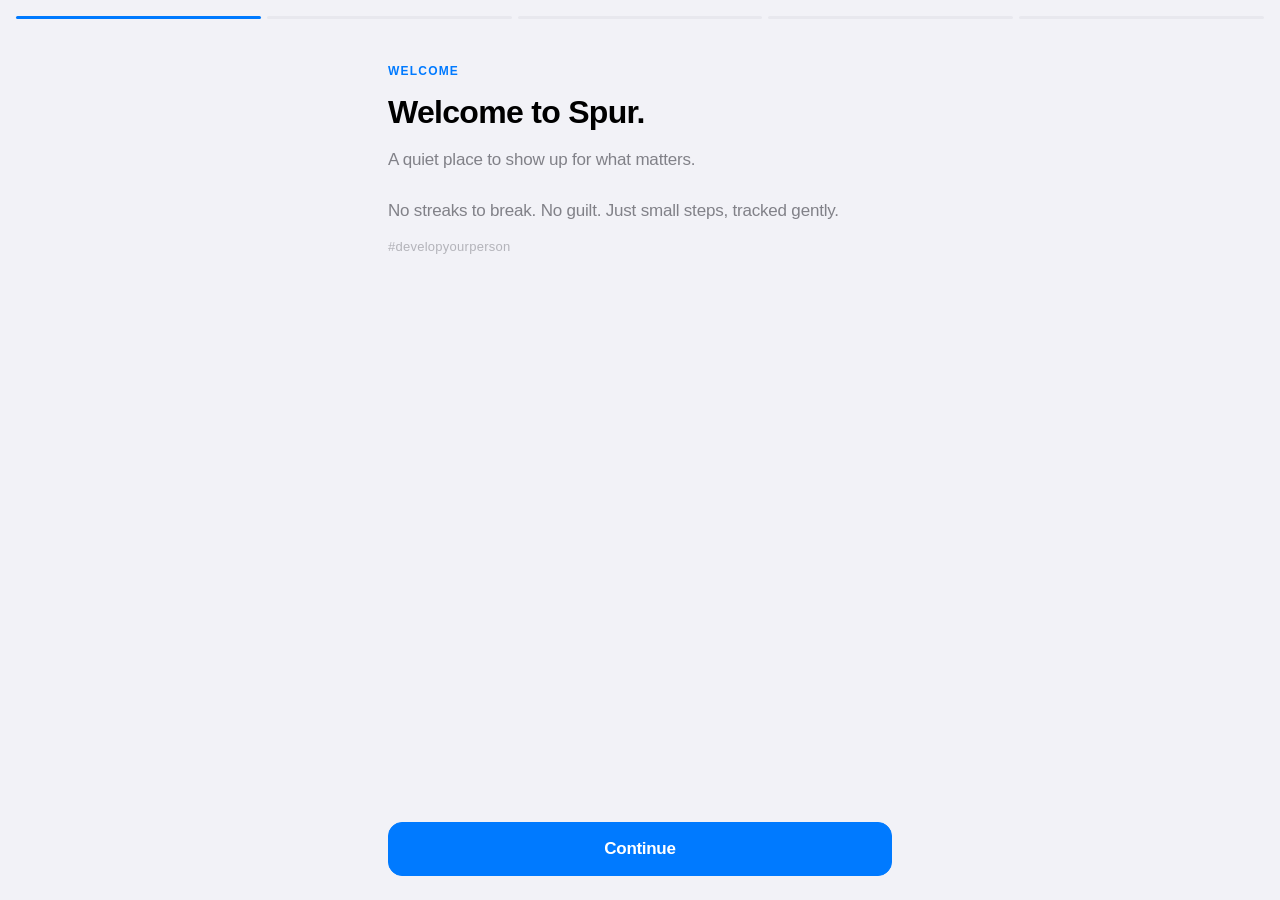
<file: versions/spur-0.16.html>
<!DOCTYPE html>
<html lang="en">
<head>
<meta charset="UTF-8" />
<meta name="viewport" content="width=device-width, initial-scale=1.0, viewport-fit=cover, maximum-scale=1.0, user-scalable=no" />
<meta name="apple-mobile-web-app-capable" content="yes" />
<meta name="apple-mobile-web-app-status-bar-style" content="default" />
<meta name="apple-mobile-web-app-title" content="Spur" />
<meta name="theme-color" content="#F2F2F7" />
<link rel="manifest" href="../manifest.json" />
<title>Spur</title>
<style>
:root{
  --accent:#007AFF;--accent-soft:rgba(0,122,255,.12);--accent-hover:rgba(0,122,255,.08);
  --body:#007AFF;--body-soft:rgba(0,122,255,.12);
  --craft:#5856D6;--craft-soft:rgba(88,86,214,.12);
  --rel:#FF2D55;--rel-soft:rgba(255,45,85,.12);
  --settled:#C9963F;--settled-soft:rgba(201,150,63,.14);
  --success:#34C759;--destructive:#FF3B30;
  --bg:#F2F2F7;--surface:#FFFFFF;--surface-inset:rgba(120,120,128,.08);
  --text:#000000;--text-2:rgba(60,60,67,.62);--text-3:rgba(60,60,67,.34);
  --hairline:rgba(60,60,67,.16);
  --shadow-card:0 1px 3px rgba(0,0,0,.04), 0 1px 1px rgba(0,0,0,.02);
  --r-card:14px;--r-nested:10px;--r-icon:8px;
  --safe-top:env(safe-area-inset-top,0px);--safe-bottom:env(safe-area-inset-bottom,0px);
  --spring:cubic-bezier(.32,.72,0,1);--ease:cubic-bezier(.4,0,.2,1);
  --font:-apple-system,BlinkMacSystemFont,"SF Pro Text","SF Pro Display","Segoe UI",Roboto,sans-serif;
}
[data-theme="dark"]{
  --accent:#0A84FF;--accent-soft:rgba(10,132,255,.18);--accent-hover:rgba(10,132,255,.12);
  --body:#0A84FF;--body-soft:rgba(10,132,255,.18);
  --craft:#7B79E0;--craft-soft:rgba(123,121,224,.18);
  --rel:#FF375F;--rel-soft:rgba(255,55,95,.18);
  --settled:#E8B563;--settled-soft:rgba(232,181,99,.18);
  --bg:#000000;--surface:#1C1C1E;--surface-inset:rgba(120,120,128,.16);
  --text:#FFFFFF;--text-2:rgba(235,235,245,.6);--text-3:rgba(235,235,245,.3);
  --hairline:rgba(84,84,88,.5);--shadow-card:0 1px 3px rgba(0,0,0,.4);
}
*{box-sizing:border-box;-webkit-tap-highlight-color:transparent}
html,body{margin:0;padding:0;font-family:var(--font);background:var(--bg);color:var(--text);height:100%;overflow:hidden;-webkit-font-smoothing:antialiased;overscroll-behavior:none}
button{font-family:inherit}
.app{position:fixed;inset:0;display:grid;grid-template-areas:"sidebar main";grid-template-columns:0 1fr;background:var(--bg)}
.sidebar{grid-area:sidebar;background:var(--bg);border-right:.5px solid var(--hairline);padding:16px;padding-top:calc(16px + var(--safe-top));overflow-y:auto;display:none;flex-direction:column;gap:2px}
.sidebar-brand{font-size:20px;font-weight:700;letter-spacing:-.4px;padding:8px 12px 20px;color:var(--accent)}
.sidebar-item{display:flex;align-items:center;gap:12px;padding:10px 12px;border-radius:9px;border:none;background:none;font-size:15px;font-weight:500;color:var(--text-2);cursor:pointer;text-align:left;letter-spacing:-.2px;width:100%;position:relative;transition:background .15s var(--ease),transform .12s var(--ease)}
.sidebar-item:hover{background:var(--surface-inset)}
.sidebar-item:active{transform:scale(.98)}
.sidebar-item.active{background:var(--accent-soft);color:var(--accent);font-weight:600}
.sidebar-item svg{width:18px;height:18px;stroke:currentColor;stroke-width:1.8;fill:none;flex-shrink:0}
.sidebar-item .badge{margin-left:auto;background:var(--destructive);color:#fff;font-size:11px;font-weight:600;padding:1px 7px;border-radius:9px;min-width:18px;text-align:center}
.main{grid-area:main;display:flex;flex-direction:column;overflow:hidden;position:relative;min-width:0}
.nav{position:relative;display:flex;align-items:center;justify-content:space-between;padding:12px 16px 10px;padding-top:calc(12px + var(--safe-top));background:rgba(249,249,249,.82);backdrop-filter:saturate(180%) blur(20px);-webkit-backdrop-filter:saturate(180%) blur(20px);border-bottom:.5px solid var(--hairline);flex-shrink:0;min-height:44px;z-index:5;transition:transform .3s var(--spring),opacity .25s var(--ease)}
[data-theme="dark"] .nav{background:rgba(28,28,30,.82)}
.nav-logo{font-size:20px;font-weight:700;letter-spacing:-.5px;color:var(--accent);cursor:pointer;background:none;border:none;padding:4px 0;font-family:inherit;transition:opacity .25s var(--ease),transform .25s var(--ease)}
.nav-logo:active{transform:scale(.94)}
.nav.logo-hidden .nav-logo{opacity:0;transform:scale(.9);pointer-events:none}
.nav-title{position:absolute;left:50%;transform:translateX(-50%);font-size:17px;font-weight:600;letter-spacing:-.4px;margin:0;opacity:0;transition:opacity .25s var(--ease)}
.nav-title.visible{opacity:1}
.nav-actions{display:flex;align-items:center;gap:2px}
.nav-btn{background:none;border:none;padding:8px;color:var(--accent);cursor:pointer;display:flex;align-items:center;justify-content:center;border-radius:8px;min-width:38px;height:38px;transition:transform .15s var(--spring)}
.nav-btn:active{transform:scale(.88)}
.nav-btn svg{width:20px;height:20px;stroke:currentColor;stroke-width:2.2;fill:none;stroke-linecap:round}
.screens{flex:1;overflow-y:auto;overflow-x:hidden;-webkit-overflow-scrolling:touch}
.screen{display:none}
.screen.active{display:block;animation:screen-in .3s var(--ease)}
@keyframes screen-in{from{opacity:0;transform:translateY(3px)}to{opacity:1;transform:none}}
.content{max-width:680px;margin:0 auto;padding:0 16px;padding-bottom:calc(120px + var(--safe-bottom))}
body.journaling .nav{transform:translateY(-100%);opacity:0;pointer-events:none}
body.journaling .tabbar{transform:translateY(100%);opacity:0;pointer-events:none}
body.journaling .content{padding-bottom:calc(40px + var(--safe-bottom))}
.large-title{font-size:34px;font-weight:700;letter-spacing:-.5px;margin:0;padding:12px 16px 8px;max-width:680px;margin-left:auto;margin-right:auto;line-height:1.15;display:flex;align-items:center;justify-content:space-between}
.large-title-actions{display:flex;gap:4px}
.lt-btn{background:none;border:none;color:var(--accent);font-size:15px;font-weight:500;padding:6px 10px;border-radius:8px;cursor:pointer;letter-spacing:-.2px;transition:background .15s var(--ease),transform .12s var(--ease)}
.lt-btn:active{background:var(--accent-soft);transform:scale(.96)}
.greeting{padding:8px 16px 4px;max-width:680px;margin:0 auto}
.greeting-line{font-size:22px;font-weight:600;letter-spacing:-.5px;color:var(--text);line-height:1.25;animation:greetIn .5s var(--ease)}
.greeting-date{font-size:15px;color:var(--text-2);letter-spacing:-.2px;margin-top:2px;animation:greetIn .55s var(--ease) backwards;animation-delay:.05s}
@keyframes greetIn{from{opacity:0;transform:translateY(4px)}to{opacity:1;transform:none}}
.section-header{display:flex;align-items:center;justify-content:space-between;font-size:13px;font-weight:600;color:var(--text-2);letter-spacing:.02em;text-transform:uppercase;padding:24px 0 8px}
.section-header .header-actions{display:flex;gap:2px;align-items:center}
.edit-toggle{background:none;border:none;color:var(--accent);font-size:13px;font-weight:600;padding:0;cursor:pointer;letter-spacing:.02em;text-transform:uppercase;transition:opacity .15s}
.edit-toggle:active{opacity:.6}
.edit-toggle.reset{color:var(--text-3)}
.edit-toggle.reset:active{opacity:.5}
.group{background:var(--surface);border-radius:var(--r-card);box-shadow:var(--shadow-card);overflow:hidden}
.row{display:flex;align-items:center;gap:12px;padding:13px 16px;min-height:52px;position:relative;cursor:pointer;background:var(--surface);border:none;width:100%;text-align:left;font:inherit;color:inherit;transition:background .3s var(--ease)}
.row.wash{animation:rowWash .9s var(--ease)}
@keyframes rowWash{0%,100%{background:var(--surface)}30%{background:var(--pillar-soft,var(--accent-soft))}}
.row:active{background:var(--surface-inset)}
.row + .row::before{content:"";position:absolute;top:0;left:56px;right:0;height:.5px;background:var(--hairline)}
.row.edit-mode{cursor:default;padding-right:8px}
.row-icon{width:32px;height:32px;border-radius:var(--r-icon);display:flex;align-items:center;justify-content:center;flex-shrink:0;color:#fff}
.row-icon svg{width:18px;height:18px;fill:none;stroke:#fff;stroke-width:1.8;stroke-linecap:round;stroke-linejoin:round}
.row-body{flex:1;min-width:0}
.row-title{font-size:16px;font-weight:500;letter-spacing:-.35px;line-height:1.3;overflow:hidden;text-overflow:ellipsis;white-space:nowrap;transition:color .25s var(--ease)}
.row-sub{font-size:14px;color:var(--text-2);letter-spacing:-.15px;margin-top:2px}
.row.done .row-title{color:var(--text-3)}
.row.done .row-sub{opacity:.5}
.row-value{font-size:16px;color:var(--text-2);letter-spacing:-.35px}
.check{width:24px;height:24px;border-radius:50%;border:1.8px solid var(--text-3);flex-shrink:0;cursor:pointer;transition:all .25s var(--spring);position:relative}
.check.done{background:var(--pillar,var(--accent));border-color:var(--pillar,var(--accent));transform:scale(1.04);animation:checkPop .4s var(--spring)}
.check.done::after{content:"";position:absolute;left:7px;top:3px;width:5px;height:10px;border:solid #fff;border-width:0 2px 2px 0;transform:rotate(45deg)}
.check.settled{background:var(--settled);border-color:var(--settled);animation:none}
@keyframes checkPop{0%{transform:scale(.85);box-shadow:0 0 0 0 var(--pillar-soft,var(--accent-soft))}60%{transform:scale(1.14);box-shadow:0 0 0 10px transparent}100%{transform:scale(1.04);box-shadow:0 0 0 0 transparent}}
.edit-actions{display:flex;align-items:center;gap:2px;flex-shrink:0}
.icon-btn{background:none;border:none;padding:8px;border-radius:8px;cursor:pointer;color:var(--text-2);display:flex;align-items:center;justify-content:center;transition:background .15s,transform .12s var(--ease)}
.icon-btn:active{background:var(--surface-inset);transform:scale(.9)}
.icon-btn svg{width:18px;height:18px;stroke:currentColor;stroke-width:2;fill:none;stroke-linecap:round;stroke-linejoin:round}
.icon-btn.destructive{color:var(--destructive)}
.add-habit-row{background:transparent;border-top:.5px solid var(--hairline);color:var(--accent);font-size:15px;font-weight:500;padding:14px 16px;width:100%;text-align:left;display:flex;align-items:center;gap:8px;cursor:pointer}
.add-habit-row svg{width:16px;height:16px;stroke:currentColor;stroke-width:2.4;fill:none;stroke-linecap:round}
.hero{background:var(--surface);border-radius:var(--r-card);box-shadow:var(--shadow-card);padding:24px 20px;display:flex;align-items:center;gap:20px;position:relative;transition:box-shadow .5s var(--ease)}
.hero.flash{animation:heroFlash .9s var(--ease)}
@keyframes heroFlash{0%,100%{box-shadow:var(--shadow-card)}30%{box-shadow:0 0 0 3px var(--pillar,var(--accent)),0 8px 24px var(--pillar-soft,var(--accent-soft))}}
.ring{position:relative;width:88px;height:88px;flex-shrink:0;transition:transform .5s var(--spring)}
.ring.breath{animation:ringBreath .6s var(--ease)}
@keyframes ringBreath{0%,100%{transform:scale(1)}40%{transform:scale(1.05)}}
.ring svg{transform:rotate(-90deg);display:block}
.ring-track{fill:none;stroke:var(--pillar-soft,var(--accent-soft));stroke-width:6}
.ring-fill{fill:none;stroke:var(--pillar,var(--accent));stroke-width:6;stroke-linecap:round;transition:stroke-dashoffset .9s var(--spring)}
.ring-label{position:absolute;inset:0;display:flex;align-items:center;justify-content:center;font-size:20px;font-weight:600;letter-spacing:-.6px}
.hero-info{flex:1;min-width:0}
.hero-number{font-size:26px;font-weight:600;letter-spacing:-.7px;line-height:1.15}
.hero-label{font-size:15px;color:var(--text-2);letter-spacing:-.2px;margin-top:2px}
.hero-streak{margin-top:10px;font-size:14px;font-weight:500;color:var(--pillar,var(--accent));letter-spacing:-.15px;display:flex;align-items:center;gap:5px}
.hero-streak svg{width:13px;height:13px;fill:currentColor;stroke:none}
.hero-msg{position:absolute;bottom:8px;right:20px;font-size:12px;font-weight:600;color:var(--pillar,var(--accent));opacity:0;pointer-events:none;transition:opacity .3s var(--ease)}
.hero-msg.show{opacity:1;animation:msgIn 1.8s var(--ease)}
@keyframes msgIn{0%{opacity:0;transform:translateY(4px)}15%{opacity:1;transform:translateY(0)}70%{opacity:1}100%{opacity:0;transform:translateY(0)}}
.month-counter{margin-top:8px;font-size:12px;color:var(--text-2);letter-spacing:-.1px}
.month-counter strong{color:var(--pillar,var(--accent));font-weight:600}
.week{background:var(--surface);border-radius:var(--r-card);box-shadow:var(--shadow-card);padding:16px 12px;display:flex;justify-content:space-between;gap:4px}
.day{flex:1;display:flex;flex-direction:column;align-items:center;gap:7px;position:relative;cursor:pointer;background:none;border:none;padding:4px 0;font-family:inherit;border-radius:8px;transition:background .15s}
.day:active{background:var(--surface-inset)}
.dot{width:26px;height:26px;border-radius:50%;background:var(--surface-inset);display:flex;align-items:center;justify-content:center;font-size:12px;font-weight:700;color:var(--text-3);transition:all .3s var(--spring);position:relative}
.dot.done{background:var(--pillar,var(--accent));color:#fff;transform:scale(1.05);animation:dotPulse .5s var(--spring)}
@keyframes dotPulse{0%{transform:scale(.8)}60%{transform:scale(1.12)}100%{transform:scale(1.05)}}
.dot.partial{background:var(--pillar-soft,var(--accent-soft));color:var(--pillar,var(--accent))}
.dot.today{box-shadow:0 0 0 2px var(--pillar,var(--accent))}
.dot .jdot{position:absolute;bottom:-5px;left:50%;transform:translateX(-50%);width:4px;height:4px;border-radius:50%;background:var(--pillar,var(--accent));opacity:.6}
.day-label{font-size:11px;font-weight:600;color:var(--text-2)}
.day.today .day-label{color:var(--pillar,var(--accent))}
.journal{background:var(--surface);border-radius:var(--r-card);box-shadow:var(--shadow-card);padding:16px;transition:box-shadow .4s var(--ease),transform .3s var(--spring)}
.journal.pulse{animation:journalPulse 1s var(--ease)}
@keyframes journalPulse{0%,100%{box-shadow:var(--shadow-card)}40%{box-shadow:0 0 0 3px var(--pillar-soft,var(--accent-soft))}}
.journal.focused{box-shadow:0 0 0 3px var(--pillar-soft,var(--accent-soft)), var(--shadow-card)}
.journal textarea{width:100%;background:transparent;border:none;font-family:inherit;font-size:16px;color:var(--text);outline:none;resize:none;letter-spacing:-.35px;line-height:1.45;overflow:hidden;transition:height .32s var(--spring);min-height:48px;display:block}
.journal textarea::placeholder{color:var(--text-3)}
.journal-meta{display:flex;justify-content:space-between;align-items:center;margin-top:8px;font-size:13px;color:var(--text-3)}
.journal-saved{color:var(--success);font-weight:600;opacity:0;transition:opacity .3s var(--ease);display:inline-flex;align-items:center;gap:5px}
.journal-saved.show{opacity:1}
.journal-saved::before{content:"";width:6px;height:6px;border-radius:50%;background:var(--success);opacity:.9}
.journal-saved:not(.show)::before{opacity:0}
.note{text-align:center;color:var(--text-3);font-size:13px;padding:16px 24px 0;line-height:1.5}
.stat-grid{display:grid;grid-template-columns:1fr 1fr;gap:12px}
.stat{background:var(--surface);border-radius:var(--r-card);box-shadow:var(--shadow-card);padding:16px;transition:transform .15s var(--spring)}
.stat:active{transform:scale(.98)}
.stat-value{font-size:32px;font-weight:600;letter-spacing:-1px;line-height:1.1}
.stat-label{font-size:13px;color:var(--text-2);margin-top:4px}
.chart-wrap{background:var(--surface);border-radius:var(--r-card);box-shadow:var(--shadow-card);padding:20px 16px 44px;height:180px}
.chart{display:flex;align-items:flex-end;justify-content:space-between;height:100%;gap:10px}
.bar{flex:1;background:var(--pillar,var(--accent));border-radius:6px 6px 3px 3px;position:relative;min-height:5px;opacity:.9;transition:height .7s var(--spring)}
.bar span{position:absolute;bottom:-24px;left:50%;transform:translateX(-50%);font-size:11px;font-weight:600;color:var(--text-2)}
.money-week{background:var(--surface);border-radius:var(--r-card);box-shadow:var(--shadow-card);padding:8px 16px}
.money-week-row{display:flex;justify-content:space-between;align-items:center;padding:10px 0}
.money-week-row + .money-week-row{border-top:.5px solid var(--hairline)}
.money-week-row .label{font-size:14px;color:var(--text-2)}
.money-week-row .value{font-size:15px;font-weight:600;letter-spacing:-.3px}
.money-week-row .value.in{color:var(--success)}
.money-week-row .value.out{color:var(--destructive)}
/* ---- Money card on Finance pillar ---- */
.money-card{background:var(--surface);border-radius:var(--r-card);box-shadow:var(--shadow-card);padding:18px 20px;margin-bottom:4px}
.money-card-head{display:flex;justify-content:space-between;align-items:baseline;margin-bottom:14px}
.money-card-title{font-size:13px;font-weight:600;color:var(--text-2);letter-spacing:.02em;text-transform:uppercase}
.money-card-net{font-size:15px;font-weight:600;letter-spacing:-.3px}
.money-card-net.in{color:var(--success)}
.money-card-net.out{color:var(--destructive)}
.money-card-totals{display:flex;gap:24px;margin-bottom:16px}
.money-card-total .mc-label{font-size:12px;color:var(--text-2);letter-spacing:-.1px;margin-bottom:2px}
.money-card-total .mc-value{font-size:20px;font-weight:600;letter-spacing:-.6px;line-height:1.1}
.money-card-total.in .mc-value{color:var(--success)}
.money-card-total.out .mc-value{color:var(--destructive)}
.money-card-actions{display:flex;gap:10px}
.money-card-btn{flex:1;padding:12px;border-radius:12px;border:1px solid var(--hairline);background:var(--bg);color:var(--text);font-size:15px;font-weight:600;letter-spacing:-.2px;cursor:pointer;transition:transform .15s var(--spring),background .15s var(--ease)}
.money-card-btn:active{transform:scale(.97)}
.money-card-btn.primary{background:var(--pillar,var(--accent));border-color:var(--pillar,var(--accent));color:#fff}
/* ---- Money history sheet ---- */
.money-history-group{background:var(--surface);border-radius:var(--r-card);box-shadow:var(--shadow-card);overflow:hidden;margin-bottom:12px}
.money-history-date{font-size:12px;font-weight:600;color:var(--text-2);letter-spacing:.02em;text-transform:uppercase;padding:10px 16px 6px;background:var(--bg)}
.money-history-row{display:flex;align-items:center;gap:12px;padding:12px 16px;position:relative;background:var(--surface)}
.money-history-row + .money-history-row::before{content:"";position:absolute;top:0;left:16px;right:16px;height:.5px;background:var(--hairline)}
.money-history-body{flex:1;min-width:0}
.money-history-narration{font-size:15px;font-weight:500;letter-spacing:-.3px;line-height:1.3;overflow:hidden;text-overflow:ellipsis;white-space:nowrap}
.money-history-narration.empty{color:var(--text-3);font-style:italic;font-weight:400}
.money-history-amount{font-size:16px;font-weight:600;letter-spacing:-.4px;flex-shrink:0}
.money-history-amount.in{color:var(--success)}
.money-history-amount.out{color:var(--destructive)}
.money-history-del{background:none;border:none;padding:6px;margin-left:2px;border-radius:6px;color:var(--text-3);cursor:pointer;display:flex;align-items:center;justify-content:center;flex-shrink:0;transition:color .15s,background .15s,transform .12s}
.money-history-del:active{background:var(--surface-inset);transform:scale(.9);color:var(--destructive)}
.money-history-del svg{width:16px;height:16px;stroke:currentColor;stroke-width:2.2;fill:none;stroke-linecap:round}
.switch{position:relative;display:inline-block;width:51px;height:31px;flex-shrink:0}
.switch input{opacity:0;width:0;height:0}
.slider{position:absolute;cursor:pointer;inset:0;background:rgba(120,120,128,.2);border-radius:31px;transition:.28s var(--spring)}
.slider::before{content:"";position:absolute;height:27px;width:27px;left:2px;bottom:2px;background:#fff;border-radius:50%;transition:.28s var(--spring);box-shadow:0 2px 5px rgba(0,0,0,.18)}
input:checked + .slider{background:var(--success)}
input:checked + .slider::before{transform:translateX(20px)}
.empty{text-align:center;color:var(--text-2);font-size:15px;padding:56px 24px;line-height:1.5;animation:fadeIn .4s var(--ease)}
@keyframes fadeIn{from{opacity:0}to{opacity:1}}
.tabbar{position:absolute;left:0;right:0;bottom:0;display:flex;background:rgba(249,249,249,.86);backdrop-filter:saturate(180%) blur(22px);-webkit-backdrop-filter:saturate(180%) blur(22px);border-top:.5px solid var(--hairline);padding:6px 4px 4px;padding-bottom:calc(4px + var(--safe-bottom));z-index:20;transition:transform .3s var(--spring),opacity .25s var(--ease)}
[data-theme="dark"] .tabbar{background:rgba(28,28,30,.86)}
.tab{flex:1;background:none;border:none;display:flex;flex-direction:column;align-items:center;gap:3px;padding:6px 0;color:var(--text-2);font-size:10px;font-weight:600;cursor:pointer;position:relative;transition:color .15s var(--ease)}
.tab.active{color:var(--accent)}
.tab svg{width:26px;height:26px;stroke:currentColor;stroke-width:1.7;fill:none;stroke-linecap:round;stroke-linejoin:round;transition:transform .2s var(--spring)}
.tab:active svg{transform:scale(.88)}
.tab .badge{position:absolute;top:2px;right:calc(50% - 18px);background:var(--destructive);color:#fff;font-size:11px;font-weight:600;border-radius:9px;padding:1px 6px;min-width:18px;text-align:center;line-height:14px}
.overlay{position:fixed;inset:0;background:rgba(0,0,0,.4);opacity:0;pointer-events:none;transition:opacity .3s var(--ease);z-index:100}
.overlay.active{opacity:1;pointer-events:auto}
.sheet{position:fixed;left:0;right:0;bottom:0;background:var(--bg);border-radius:20px 20px 0 0;transform:translateY(100%);transition:transform .38s var(--spring);z-index:101;padding-bottom:calc(16px + var(--safe-bottom));max-height:88%;display:flex;flex-direction:column;overflow:hidden}
.sheet.active{transform:translateY(0)}
.sheet-handle{width:36px;height:5px;background:var(--text-3);border-radius:3px;margin:8px auto 4px}
.sheet-header{display:flex;justify-content:space-between;align-items:center;padding:8px 16px 12px;border-bottom:.5px solid var(--hairline)}
.sheet-title{font-size:17px;font-weight:600;letter-spacing:-.4px;margin:0}
.sheet-btn{background:none;border:none;color:var(--accent);font-size:16px;padding:6px 4px;cursor:pointer;border-radius:6px;transition:opacity .15s,transform .12s}
.sheet-btn:active{opacity:.5;transform:scale(.96)}
.sheet-btn.bold{font-weight:600}
.sheet-body{padding:20px 16px;overflow-y:auto}
.field{margin-bottom:20px}
.field-label{font-size:13px;font-weight:600;color:var(--text-2);text-transform:uppercase;letter-spacing:.04em;margin-bottom:8px;padding-left:4px}
.field-input{width:100%;background:var(--surface);border:1px solid var(--hairline);border-radius:var(--r-nested);padding:12px 14px;font-size:16px;font-family:inherit;color:var(--text);outline:none;letter-spacing:-.35px;transition:border-color .15s,box-shadow .15s}
.field-input:focus{border-color:var(--accent);box-shadow:0 0 0 3px var(--accent-soft)}
.chip-row{display:flex;gap:8px;flex-wrap:wrap}
.chip{background:var(--surface);border:1px solid var(--hairline);border-radius:var(--r-nested);padding:10px 16px;font-size:15px;color:var(--text);cursor:pointer;letter-spacing:-.2px;transition:transform .15s var(--spring),background .15s}
.chip:active{transform:scale(.96)}
.chip.selected{background:var(--accent);color:#fff;border-color:var(--accent);font-weight:500;transform:scale(1.02)}
/* ---- Suggestions row inside habit sheet ---- */
.suggestion-row{display:flex;gap:8px;flex-wrap:wrap}
.suggestion-chip{display:inline-flex;align-items:center;gap:8px;background:var(--surface);border:1px solid var(--hairline);border-radius:var(--r-nested);padding:9px 14px;font-size:14px;color:var(--text);cursor:pointer;letter-spacing:-.2px;transition:transform .15s var(--spring),background .15s,border-color .15s}
.suggestion-chip:active{transform:scale(.96)}
.suggestion-chip svg{width:16px;height:16px;stroke:currentColor;stroke-width:1.8;fill:none;stroke-linecap:round;stroke-linejoin:round;flex-shrink:0}
.suggestion-chip.used{opacity:.4;cursor:default;background:var(--surface-inset);border-color:transparent}
.suggestion-chip.used:active{transform:none}
.suggestion-empty{font-size:13px;color:var(--text-3);padding:4px 0;font-style:italic}
.icon-picker{display:grid;grid-template-columns:repeat(6,1fr);gap:8px}
.icon-opt{aspect-ratio:1;background:var(--surface);border:2px solid transparent;border-radius:10px;cursor:pointer;display:flex;align-items:center;justify-content:center;padding:0;transition:all .15s var(--spring)}
.icon-opt:active{transform:scale(.94)}
.icon-opt.selected{border-color:var(--accent);background:var(--accent-soft)}
.icon-opt svg{width:22px;height:22px;stroke:var(--text);stroke-width:1.8;fill:none;stroke-linecap:round;stroke-linejoin:round}
.icon-opt.selected svg{stroke:var(--accent)}
.color-picker{display:flex;gap:10px;flex-wrap:wrap}
.color-opt{width:36px;height:36px;border-radius:50%;border:3px solid transparent;cursor:pointer;transition:all .15s var(--spring);position:relative}
.color-opt:active{transform:scale(.94)}
.color-opt.selected{border-color:var(--text);transform:scale(1.05)}
.float-dot{position:fixed;pointer-events:none;width:6px;height:6px;border-radius:50%;z-index:200;animation:floatDot .9s var(--ease) forwards}
@keyframes floatDot{0%{opacity:0;transform:translateY(0) scale(.6)}20%{opacity:1;transform:translateY(-4px) scale(1)}100%{opacity:0;transform:translateY(-28px) scale(.9)}}
.today-strip{display:grid;grid-template-columns:1fr 1fr 1fr;gap:10px;margin-bottom:4px}
.today-pillar{background:var(--surface);border-radius:var(--r-card);box-shadow:var(--shadow-card);padding:14px 12px;display:flex;flex-direction:column;align-items:center;gap:8px;cursor:pointer;border:none;font-family:inherit;text-align:center;transition:transform .15s var(--spring)}
.today-pillar:active{transform:scale(.96)}
.today-pillar-ring{position:relative;width:44px;height:44px}
.today-pillar-ring svg{transform:rotate(-90deg);display:block}
.today-pillar-ring .track{fill:none;stroke:currentColor;opacity:.15;stroke-width:4}
.today-pillar-ring .fill{fill:none;stroke:currentColor;stroke-width:4;stroke-linecap:round;transition:stroke-dashoffset .6s var(--spring)}
.today-pillar-label{font-size:12px;font-weight:600;color:var(--text);letter-spacing:-.1px}
.today-pillar-pct{font-size:10px;font-weight:600;color:var(--text-2);position:absolute;inset:0;display:flex;align-items:center;justify-content:center}
.reminders-group{background:var(--surface);border-radius:var(--r-card);box-shadow:var(--shadow-card);overflow:hidden}
.done-separator{font-size:12px;font-weight:600;color:var(--text-3);text-transform:uppercase;letter-spacing:.06em;padding:14px 16px 8px;border-top:.5px solid var(--hairline)}
.reminders-group .row{animation:rowSlideIn .4s var(--spring)}
@keyframes rowSlideIn{from{opacity:0;transform:translateY(-8px)}to{opacity:1;transform:translateY(0)}}
.row.is-new{animation:newRowIn .6s var(--spring)}
@keyframes newRowIn{0%{opacity:0;transform:translateY(-10px)}100%{opacity:1;transform:translateY(0)}}
.row.is-new::after{content:"NEW";position:absolute;top:14px;right:14px;font-size:9px;font-weight:700;letter-spacing:.08em;color:var(--accent);background:var(--accent-soft);padding:3px 6px;border-radius:6px;opacity:0;animation:newFadeIn .8s var(--ease) .15s forwards}
@keyframes newFadeIn{to{opacity:1}}
.row.is-new .check{margin-right:28px}
.cal-header{display:flex;align-items:center;justify-content:space-between;padding:0 4px 16px}
.cal-title{font-size:20px;font-weight:700;letter-spacing:-.4px}
.cal-nav{display:flex;gap:4px}
.cal-nav button{background:var(--surface);border:1px solid var(--hairline);border-radius:8px;width:36px;height:36px;display:flex;align-items:center;justify-content:center;cursor:pointer;color:var(--accent);font-size:16px;transition:transform .15s var(--spring),background .15s}
.cal-nav button:active{background:var(--surface-inset);transform:scale(.92)}
.cal-weekdays{display:grid;grid-template-columns:repeat(7,1fr);gap:4px;margin-bottom:6px}
.cal-weekday{text-align:center;font-size:11px;font-weight:600;color:var(--text-2);text-transform:uppercase;letter-spacing:.04em;padding:6px 0}
.cal-grid{display:grid;grid-template-columns:repeat(7,1fr);gap:4px}
.cal-day{aspect-ratio:1;background:var(--surface);border-radius:10px;border:none;cursor:pointer;display:flex;flex-direction:column;align-items:center;justify-content:center;font-family:inherit;position:relative;padding:0;transition:transform .15s var(--spring)}
.cal-day:active{transform:scale(.94)}
.cal-day.empty{background:transparent;cursor:default;pointer-events:none}
.cal-day .num{font-size:14px;font-weight:600;color:var(--text);line-height:1}
.cal-day.today{border:2px solid var(--cal-pillar,var(--accent))}
.cal-day.full{background:var(--cal-pillar,var(--accent));color:#fff}
.cal-day.full .num{color:#fff}
.cal-day.partial{background:var(--cal-pillar-soft,var(--accent-soft))}
.cal-day .cal-dots{position:absolute;bottom:4px;display:flex;gap:3px}
.cal-dot{width:5px;height:5px;border-radius:50%;background:var(--cal-pillar,var(--accent))}
.cal-day.full .cal-dot{background:#fff}
.cal-legend{display:flex;gap:14px;justify-content:center;padding:16px 0 0;font-size:12px;color:var(--text-2)}
.cal-legend span{display:flex;align-items:center;gap:5px}
.cal-legend .leg-dot{width:8px;height:8px;border-radius:50%;background:var(--cal-pillar,var(--accent))}
.cal-legend .leg-dot.soft{background:var(--cal-pillar-soft,var(--accent-soft))}
.day-detail-header{padding:0 0 12px}
.day-detail-date{font-size:22px;font-weight:700;letter-spacing:-.5px}
.day-detail-weekday{font-size:13px;color:var(--text-2);margin-top:2px}
.day-detail-streak{display:inline-flex;align-items:center;gap:5px;margin-top:8px;padding:5px 10px;border-radius:999px;font-size:12px;font-weight:600}
.day-detail-streak svg{width:12px;height:12px;fill:currentColor}
.day-detail-journal{background:var(--surface);border-radius:var(--r-nested);padding:14px 16px;margin-top:12px;font-size:15px;color:var(--text);line-height:1.5;letter-spacing:-.2px;white-space:pre-wrap}
.day-detail-journal.empty{color:var(--text-3);font-style:italic}
.day-detail-empty{text-align:center;color:var(--text-2);font-size:15px;padding:40px 24px;line-height:1.5}
.day-detail-actions{padding-top:16px;display:flex;gap:8px}
.day-detail-actions button{flex:1;padding:12px;border-radius:10px;border:1px solid var(--hairline);background:var(--surface);color:var(--text);font-size:15px;font-weight:600;cursor:pointer;transition:transform .15s var(--spring)}
.day-detail-actions button:active{transform:scale(.98)}
.review-card-today{background:linear-gradient(135deg,var(--craft),#7B79E0);border-radius:var(--r-card);padding:20px;color:#fff;cursor:pointer;border:none;text-align:left;width:100%;font-family:inherit;margin-bottom:4px;box-shadow:0 4px 14px rgba(88,86,214,.25);transition:transform .15s var(--spring),box-shadow .15s}
.review-card-today:active{transform:scale(.97)}
.review-card-today .rc-label{font-size:11px;font-weight:700;letter-spacing:.08em;text-transform:uppercase;opacity:.85;margin-bottom:6px}
.review-card-today .rc-title{font-size:20px;font-weight:700;letter-spacing:-.4px;margin-bottom:4px}
.review-card-today .rc-text{font-size:14px;opacity:.92;line-height:1.4;letter-spacing:-.15px}
.review-card-today .rc-action{display:inline-block;margin-top:14px;background:rgba(255,255,255,.2);color:#fff;font-size:13px;font-weight:700;padding:8px 14px;border-radius:999px}
.review-card-today.done-today{background:var(--surface);color:var(--text);box-shadow:var(--shadow-card)}
.review-card-today.done-today .rc-label{color:var(--craft);opacity:1}
.review-card-today.done-today .rc-title{color:var(--text)}
.review-card-today.done-today .rc-text{color:var(--text-2)}
.review-card-today.done-today .rc-action{background:var(--accent-soft);color:var(--accent)}
.review-flow{position:fixed;inset:0;background:var(--bg);z-index:300;display:none;flex-direction:column;padding-top:var(--safe-top);padding-bottom:var(--safe-bottom)}
.review-flow.active{display:flex;animation:fadeIn .3s var(--ease)}
.review-topbar{display:flex;align-items:center;justify-content:space-between;padding:16px 20px 8px;flex-shrink:0}
.review-progress-text{font-size:13px;font-weight:600;color:var(--text-2)}
.review-skip-x{background:none;border:none;padding:8px;color:var(--text-2);font-size:15px;font-weight:500;cursor:pointer;transition:opacity .15s}
.review-skip-x:active{opacity:.6}
.review-progress-bar{height:3px;background:var(--surface-inset);margin:0 20px 24px;border-radius:2px;overflow:hidden;flex-shrink:0}
.review-progress-fill{height:100%;background:var(--craft);transition:width .5s var(--spring);border-radius:2px}
.review-content{flex:1;overflow-y:auto;padding:0 24px 24px;display:flex;flex-direction:column;max-width:640px;width:100%;margin:0 auto}
.review-pillar-chip{display:inline-flex;align-items:center;gap:6px;padding:5px 12px;border-radius:999px;font-size:12px;font-weight:700;letter-spacing:.04em;text-transform:uppercase;margin-bottom:20px;align-self:flex-start}
.review-question{font-size:28px;font-weight:700;letter-spacing:-.6px;line-height:1.2;margin:0 0 20px;color:var(--text);animation:greetIn .4s var(--ease)}
.review-textarea{width:100%;background:var(--surface);border:1px solid var(--hairline);border-radius:var(--r-nested);padding:16px;font-size:17px;font-family:inherit;color:var(--text);letter-spacing:-.35px;line-height:1.5;outline:none;resize:none;min-height:160px;transition:border-color .15s,box-shadow .15s}
.review-textarea:focus{border-color:var(--craft);box-shadow:0 0 0 3px var(--craft-soft)}
.review-textarea::placeholder{color:var(--text-3)}
.review-bottom{display:flex;align-items:center;justify-content:space-between;padding:16px 20px 20px;flex-shrink:0;gap:12px;border-top:.5px solid var(--hairline);background:var(--bg)}
.review-btn{padding:14px 24px;border-radius:12px;border:1px solid var(--hairline);background:var(--surface);color:var(--text);font-size:16px;font-weight:600;letter-spacing:-.25px;cursor:pointer;transition:transform .15s var(--spring)}
.review-btn:active{transform:scale(.97)}
.review-btn.primary{background:var(--craft);color:#fff;border-color:var(--craft);flex:1}
.review-btn.ghost{background:none;border-color:transparent;color:var(--text-2);font-weight:500}
.review-done{flex:1;display:flex;flex-direction:column;align-items:center;justify-content:center;padding:32px 24px;text-align:center}
.review-done-emoji{font-size:64px;margin-bottom:20px;animation:pop .6s var(--spring)}
@keyframes pop{0%{transform:scale(.3);opacity:0}60%{transform:scale(1.1)}100%{transform:scale(1);opacity:1}}
.review-done-title{font-size:28px;font-weight:700;letter-spacing:-.6px;margin:0 0 8px}
.review-done-sub{font-size:16px;color:var(--text-2);line-height:1.5;max-width:340px;margin-bottom:32px}
.past-review-card{background:var(--surface);border-radius:var(--r-card);box-shadow:var(--shadow-card);padding:16px;margin-bottom:10px;cursor:pointer;border:none;text-align:left;width:100%;font-family:inherit;transition:transform .15s var(--spring)}
.past-review-card:active{transform:scale(.98)}
.past-review-week{font-size:12px;font-weight:700;color:var(--craft);letter-spacing:.04em;text-transform:uppercase;margin-bottom:6px}
.past-review-preview{font-size:15px;color:var(--text);line-height:1.45;overflow:hidden;display:-webkit-box;-webkit-line-clamp:2;-webkit-box-orient:vertical}
.review-detail-qa{margin-bottom:20px}
.review-detail-q{font-size:13px;font-weight:700;color:var(--craft);letter-spacing:.02em;margin-bottom:6px}
.review-detail-a{font-size:16px;color:var(--text);line-height:1.5;white-space:pre-wrap}
.review-detail-a.empty{color:var(--text-3);font-style:italic}
.version{text-align:center;font-size:12px;color:var(--text-3);padding:32px 16px 4px}
.version-hash{text-align:center;font-size:11px;color:var(--text-3);padding:0 16px 16px;letter-spacing:.04em;opacity:.7}
.onboarding-flow{position:fixed;inset:0;background:var(--bg);z-index:400;display:none;flex-direction:column;padding-top:var(--safe-top);padding-bottom:var(--safe-bottom);overflow:hidden}
.onboarding-flow.active{display:flex}
.ob-progress{position:absolute;top:calc(16px + var(--safe-top));left:16px;right:16px;display:flex;gap:6px;z-index:2}
.ob-progress-dot{flex:1;height:3px;border-radius:2px;background:var(--surface-inset);transition:background .3s var(--ease)}
.ob-progress-dot.active{background:var(--accent)}
.ob-content{flex:1;display:flex;flex-direction:column;padding:64px 28px 24px;max-width:560px;width:100%;margin:0 auto;overflow-y:auto}
.ob-eyebrow{font-size:12px;font-weight:700;letter-spacing:.1em;color:var(--accent);text-transform:uppercase;margin-bottom:16px;opacity:0;animation:greetIn .5s var(--ease) .05s forwards}
.ob-title{font-size:32px;font-weight:700;letter-spacing:-.7px;line-height:1.15;margin:0 0 16px;color:var(--text);opacity:0;animation:greetIn .5s var(--ease) .1s forwards}
.ob-body{font-size:17px;color:var(--text-2);letter-spacing:-.2px;line-height:1.5;margin:0 0 24px;opacity:0;animation:greetIn .5s var(--ease) .15s forwards}
.ob-body strong{color:var(--text);font-weight:600}
.ob-hash{font-size:13px;color:var(--text-3);letter-spacing:.02em;margin-top:-8px;margin-bottom:24px;opacity:0;animation:greetIn .5s var(--ease) .2s forwards}
.ob-learn-link{background:none;border:none;color:var(--accent);font-size:15px;font-weight:600;padding:8px 0;cursor:pointer;letter-spacing:-.2px;align-self:flex-start;margin-bottom:8px;transition:opacity .15s}
.ob-learn-link:active{opacity:.6}
.ob-bottom{padding:16px 28px 24px;max-width:560px;width:100%;margin:0 auto;display:flex;flex-direction:column;gap:10px;flex-shrink:0}
.ob-btn{padding:16px 24px;border-radius:14px;border:1px solid var(--hairline);background:var(--surface);color:var(--text);font-size:17px;font-weight:600;letter-spacing:-.3px;cursor:pointer;width:100%;transition:transform .15s var(--spring),opacity .15s}
.ob-btn:active{transform:scale(.98)}
.ob-btn.primary{background:var(--accent);color:#fff;border-color:var(--accent)}
.ob-btn.primary[disabled]{opacity:.4;cursor:default}
.ob-btn.ghost{background:none;border-color:transparent;color:var(--text-2);font-weight:500;font-size:15px}
.ob-layers{display:flex;flex-direction:column;gap:24px;opacity:0;animation:greetIn .5s var(--ease) .15s forwards}
.ob-layer-head{font-size:12px;font-weight:700;letter-spacing:.08em;text-transform:uppercase;color:var(--text-2);margin-bottom:10px;padding-left:4px}
.ob-pillars{display:flex;flex-direction:column;gap:8px}
.ob-pillar{display:flex;align-items:center;gap:12px;padding:14px 16px;background:var(--surface);border:2px solid transparent;border-radius:12px;cursor:pointer;text-align:left;font-family:inherit;width:100%;transition:all .15s var(--spring);box-shadow:var(--shadow-card)}
.ob-pillar:active{transform:scale(.98)}
.ob-pillar.selected{border-color:var(--accent);background:var(--accent-soft)}
.ob-pillar-icon{width:36px;height:36px;border-radius:9px;display:flex;align-items:center;justify-content:center;flex-shrink:0;color:#fff;font-size:18px}
.ob-pillar-icon svg{width:20px;height:20px;stroke:#fff;stroke-width:1.8;fill:none;stroke-linecap:round;stroke-linejoin:round}
.ob-pillar-body{flex:1;min-width:0}
.ob-pillar-name{font-size:16px;font-weight:600;letter-spacing:-.3px;color:var(--text)}
.ob-pillar-desc{font-size:13px;color:var(--text-2);letter-spacing:-.1px;margin-top:1px;white-space:nowrap;overflow:hidden;text-overflow:ellipsis}
.ob-pillar-check{width:24px;height:24px;border-radius:50%;border:2px solid var(--text-3);flex-shrink:0;position:relative;transition:all .2s var(--spring)}
.ob-pillar.selected .ob-pillar-check{background:var(--accent);border-color:var(--accent)}
.ob-pillar.selected .ob-pillar-check::after{content:"";position:absolute;left:6.5px;top:2.5px;width:5px;height:10px;border:solid #fff;border-width:0 2px 2px 0;transform:rotate(45deg)}
.ob-counter{position:sticky;bottom:0;padding:12px 16px;background:var(--surface);border-radius:12px;box-shadow:var(--shadow-card);font-size:15px;font-weight:600;color:var(--text);text-align:center;letter-spacing:-.2px;margin-top:16px}
.ob-counter.warn{color:var(--settled)}
.learn-layer{padding:16px 0;border-bottom:.5px solid var(--hairline)}
.learn-layer:last-child{border-bottom:none}
.learn-layer-title{font-size:14px;font-weight:700;letter-spacing:.02em;text-transform:uppercase;color:var(--accent);margin-bottom:6px}
.learn-layer-pillars{font-size:15px;color:var(--text);letter-spacing:-.2px;margin-bottom:8px;font-weight:500}
.learn-layer-desc{font-size:14px;color:var(--text-2);letter-spacing:-.15px;line-height:1.5}
.lib-group{margin-bottom:24px}
@media (max-width:767px){.sidebar{display:none}.app{grid-template-columns:0 1fr}}
@media (min-width:768px) and (max-width:1023px){
  .app{grid-template-columns:88px 1fr}.sidebar{display:flex}
  .sidebar-brand{font-size:11px;font-weight:700;text-align:center;padding:8px 0 20px}
  .sidebar-item{flex-direction:column;gap:5px;padding:10px 6px;font-size:10px;font-weight:600;text-align:center}
  .sidebar-item svg{width:22px;height:22px}
  .sidebar-item .badge{position:absolute;top:4px;right:14px;margin-left:0}
  .tabbar,.nav{display:none}
  .large-title{font-size:38px;padding:24px 20px 12px;max-width:760px}
  .greeting{padding-left:20px;padding-right:20px;max-width:760px}
  .content{max-width:760px;padding:0 20px;padding-bottom:32px}
}
@media (min-width:1024px){
  .app{grid-template-columns:240px 1fr}.sidebar{display:flex}
  .tabbar,.nav{display:none}
  .large-title{font-size:40px;padding:32px 24px 16px;max-width:780px}
  .greeting{padding-left:24px;padding-right:24px;max-width:780px}
  .content{max-width:780px;padding:0 24px;padding-bottom:32px}
  .sidebar{padding:20px 12px}
}
@media (prefers-reduced-motion:reduce){*,*::before,*::after{animation-duration:.001ms !important;transition-duration:.001ms !important}}
</style>
</head>
<body>

<div class="onboarding-flow" id="onboardingFlow">
  <div class="ob-progress" id="obProgress"></div>
  <div class="ob-content" id="obContent"></div>
  <div class="ob-bottom" id="obBottom"></div>
</div>

<div class="app" id="appRoot">
  <aside class="sidebar">
    <div class="sidebar-brand">Spur</div>
    <button class="sidebar-item active" data-screen="today">
      <svg viewBox="0 0 24 24"><path d="M3 11l9-8 9 8v9a2 2 0 01-2 2h-4v-6h-6v6H5a2 2 0 01-2-2z"/></svg>
      <span>Today</span>
      <span class="badge" id="sidebarBadge" style="display:none">0</span>
    </button>
    <button class="sidebar-item" data-screen="pillar1">
      <svg viewBox="0 0 24 24" id="sideIcon1"><circle cx="12" cy="12" r="9"/></svg>
      <span id="sideLabel1">P1</span>
    </button>
    <button class="sidebar-item" data-screen="pillar2">
      <svg viewBox="0 0 24 24" id="sideIcon2"><circle cx="12" cy="12" r="9"/></svg>
      <span id="sideLabel2">P2</span>
    </button>
    <button class="sidebar-item" data-screen="pillar3">
      <svg viewBox="0 0 24 24" id="sideIcon3"><circle cx="12" cy="12" r="9"/></svg>
      <span id="sideLabel3">P3</span>
    </button>
    <button class="sidebar-item" data-screen="activity">
      <svg viewBox="0 0 24 24"><path d="M3 20h18M7 20V10M12 20V4M17 20v-8"/></svg>
      <span>Activity</span>
    </button>
    <button class="sidebar-item" data-screen="settings">
      <svg viewBox="0 0 24 24"><circle cx="12" cy="12" r="3"/><path d="M19.4 15a1.7 1.7 0 00.3 1.9l.1.1a2 2 0 11-2.8 2.8l-.1-.1a1.7 1.7 0 00-1.9-.3 1.7 1.7 0 00-1 1.5V21a2 2 0 11-4 0v-.1a1.7 1.7 0 00-1.1-1.5 1.7 1.7 0 00-1.9.3l-.1.1a2 2 0 11-2.8-2.8l.1-.1a1.7 1.7 0 00.3-1.9 1.7 1.7 0 00-1.5-1H3a2 2 0 110-4h.1a1.7 1.7 0 001.5-1.1 1.7 1.7 0 00-.3-1.9l-.1-.1a2 2 0 112.8-2.8l.1.1a1.7 1.7 0 001.9.3H9a1.7 1.7 0 001-1.5V3a2 2 0 114 0v.1a1.7 1.7 0 001 1.5 1.7 1.7 0 001.9-.3l.1-.1a2 2 0 112.8 2.8l-.1.1a1.7 1.7 0 00-.3 1.9V9a1.7 1.7 0 001.5 1H21a2 2 0 110 4h-.1a1.7 1.7 0 00-1.5 1z"/></svg>
      <span>Settings</span>
    </button>
  </aside>

  <div class="main">
    <header class="nav" id="navBar">
      <button class="nav-logo" id="navLogo">Spur</button>
      <h1 class="nav-title" id="navTitle">Today</h1>
      <div class="nav-actions">
        <button class="nav-btn" id="navAdd" aria-label="Add">
          <svg viewBox="0 0 24 24"><path d="M12 5v14M5 12h14"/></svg>
        </button>
      </div>
    </header>

    <main class="screens" id="screens">
      <section class="screen active" id="screen-today">
        <h1 class="large-title">Today</h1>
        <div class="greeting">
          <div class="greeting-line" id="greetingLine">Good morning.</div>
          <div class="greeting-date" id="greetingDate">Wednesday, Oct 8</div>
        </div>
        <div class="content">
          <div id="reviewCardContainer"></div>
          <div class="section-header"><span>Your Pillars</span></div>
          <div class="today-strip" id="todayStrip"></div>
          <div class="section-header"><span>Reminders</span></div>
          <div class="reminders-group" id="remindersGroup"></div>
          <div class="empty" id="emptyReminders">No reminders yet.<br>Tap + to add your first.</div>
        </div>
      </section>

      <section class="screen" id="screen-pillar1">
        <div class="large-title"><span id="pillar1Title">Pillar 1</span><div class="large-title-actions"><button class="lt-btn" data-history="pillar1">History</button></div></div>
        <div class="content" id="pillar1Content"></div>
      </section>

      <section class="screen" id="screen-pillar2">
        <div class="large-title"><span id="pillar2Title">Pillar 2</span><div class="large-title-actions"><button class="lt-btn" data-history="pillar2">History</button></div></div>
        <div class="content" id="pillar2Content"></div>
      </section>

      <section class="screen" id="screen-pillar3">
        <div class="large-title"><span id="pillar3Title">Pillar 3</span><div class="large-title-actions"><button class="lt-btn" data-history="pillar3">History</button></div></div>
        <div class="content" id="pillar3Content"></div>
      </section>

      <section class="screen" id="screen-activity">
        <h1 class="large-title">Activity</h1>
        <div class="content">
          <div class="stat-grid" id="statGrid"></div>
          <div class="section-header"><span>Weekly Reviews</span></div>
          <div id="pastReviewsContainer"></div>
          <div id="chartsContainer"></div>
          <div class="section-header"><span>Money This Week</span></div>
          <div class="money-week" id="moneyWeek"></div>
          <div class="section-header"><span>Recent Journal</span></div>
          <div class="group" id="journalHistory"></div>
        </div>
      </section>

      <section class="screen" id="screen-settings">
        <h1 class="large-title">Settings</h1>
        <div class="content">
          <div class="section-header"><span>Notifications</span></div>
          <div class="group">
            <div class="row" style="cursor:default">
              <div class="row-icon" style="background:var(--accent)"><svg viewBox="0 0 24 24"><path d="M18 8A6 6 0 006 8c0 7-3 9-3 9h18s-3-2-3-9M13.73 21a2 2 0 01-3.46 0"/></svg></div>
              <div class="row-body"><div class="row-title">Reminder alerts</div><div class="row-sub" id="notifStatus">Checking…</div></div>
              <button class="lt-btn" id="notifBtn" style="padding:8px 14px;background:var(--accent);color:#fff;border-radius:9px;font-weight:600">Enable</button>
            </div>
            <button class="row" id="testNotifBtn">
              <div class="row-icon" style="background:#5856D6"><svg viewBox="0 0 24 24"><path d="M13 2L3 14h8l-1 8 10-12h-8z"/></svg></div>
              <div class="row-body"><div class="row-title">Send a test notification</div></div>
              <div class="row-value">›</div>
            </button>
            <button class="row" id="testReviewBtn">
              <div class="row-icon" style="background:#5856D6"><svg viewBox="0 0 24 24"><path d="M12 2l3 7h7l-5.5 4.5L18 21l-6-4-6 4 1.5-7.5L2 9h7z"/></svg></div>
              <div class="row-body"><div class="row-title">Test weekly review</div></div>
              <div class="row-value">›</div>
            </button>
          </div>

          <div class="section-header"><span>Pillars</span></div>
          <div class="group">
            <button class="row" id="managePillarsBtn">
              <div class="row-icon" style="background:var(--accent)"><svg viewBox="0 0 24 24"><path d="M12 2v20M2 12h20"/></svg></div>
              <div class="row-body"><div class="row-title">Manage Pillars</div><div class="row-sub">Choose your 3 active pillars</div></div>
              <div class="row-value">›</div>
            </button>
            <button class="row" id="onboardRecapBtn">
              <div class="row-icon" style="background:#5856D6"><svg viewBox="0 0 24 24"><path d="M12 2l3 7h7l-5.5 4.5L18 21l-6-4-6 4 1.5-7.5L2 9h7z"/></svg></div>
              <div class="row-body"><div class="row-title">Onboard recap</div><div class="row-sub">See the intro &amp; layers again</div></div>
              <div class="row-value">›</div>
            </button>
          </div>

          <div class="section-header"><span>Appearance</span></div>
          <div class="group">
            <div class="row">
              <div class="row-icon" style="background:#8E8E93"><svg viewBox="0 0 24 24"><path d="M21 12.79A9 9 0 1111.21 3 7 7 0 0021 12.79z"/></svg></div>
              <div class="row-body"><div class="row-title">Dark Mode</div></div>
              <label class="switch"><input type="checkbox" id="darkToggle"><span class="slider"></span></label>
            </div>
          </div>

          <div class="section-header"><span>Data</span></div>
          <div class="group">
            <button class="row" id="exportBtn">
              <div class="row-icon" style="background:#34C759"><svg viewBox="0 0 24 24"><path d="M12 3v12m0 0l-4-4m4 4l4-4M5 21h14"/></svg></div>
              <div class="row-body"><div class="row-title">Export Data</div></div>
              <div class="row-value">›</div>
            </button>
            <button class="row" id="importBtn">
              <div class="row-icon" style="background:#007AFF"><svg viewBox="0 0 24 24"><path d="M12 21V9m0 0l-4 4m4-4l4 4M5 3h14"/></svg></div>
              <div class="row-body"><div class="row-title">Import Data</div></div>
              <div class="row-value">›</div>
            </button>
            <button class="row" id="resetBtn">
              <div class="row-icon" style="background:#FF3B30"><svg viewBox="0 0 24 24"><path d="M3 6h18M8 6V4a1 1 0 011-1h6a1 1 0 011 1v2m3 0v14a2 2 0 01-2 2H7a2 2 0 01-2-2V6"/></svg></div>
              <div class="row-body"><div class="row-title" style="color:var(--destructive)">Reset All</div></div>
            </button>
          </div>
          <div class="version">Spur v0.16 · Stonecode</div>
          <div class="version-hash">#developyourperson</div>
        </div>
      </section>
    </main>

    <nav class="tabbar">
      <button class="tab active" data-screen="today">
        <svg viewBox="0 0 24 24"><path d="M3 11l9-8 9 8v9a2 2 0 01-2 2h-4v-6h-6v6H5a2 2 0 01-2-2z"/></svg>
        <span>Today</span>
        <span class="badge" id="todayBadge" style="display:none">0</span>
      </button>
      <button class="tab" data-screen="pillar1">
        <svg viewBox="0 0 24 24" id="tabIcon1"><circle cx="12" cy="12" r="9"/></svg>
        <span id="tabLabel1">P1</span>
      </button>
      <button class="tab" data-screen="pillar2">
        <svg viewBox="0 0 24 24" id="tabIcon2"><circle cx="12" cy="12" r="9"/></svg>
        <span id="tabLabel2">P2</span>
      </button>
      <button class="tab" data-screen="pillar3">
        <svg viewBox="0 0 24 24" id="tabIcon3"><circle cx="12" cy="12" r="9"/></svg>
        <span id="tabLabel3">P3</span>
      </button>
      <button class="tab" data-screen="activity">
        <svg viewBox="0 0 24 24"><path d="M3 20h18M7 20V10M12 20V4M17 20v-8"/></svg>
        <span>Activity</span>
      </button>
      <button class="tab" data-screen="settings">
        <svg viewBox="0 0 24 24"><circle cx="12" cy="12" r="3"/><path d="M19.4 15a1.7 1.7 0 00.3 1.9l.1.1a2 2 0 11-2.8 2.8l-.1-.1a1.7 1.7 0 00-1.9-.3 1.7 1.7 0 00-1 1.5V21a2 2 0 11-4 0v-.1a1.7 1.7 0 00-1.1-1.5 1.7 1.7 0 00-1.9.3l-.1.1a2 2 0 11-2.8-2.8l.1-.1a1.7 1.7 0 00.3-1.9 1.7 1.7 0 00-1.5-1H3a2 2 0 110-4h.1a1.7 1.7 0 001.5-1.1 1.7 1.7 0 00-.3-1.9l-.1-.1a2 2 0 112.8-2.8l.1.1a1.7 1.7 0 001.9.3H9a1.7 1.7 0 001-1.5V3a2 2 0 114 0v.1a1.7 1.7 0 001 1.5 1.7 1.7 0 001.9-.3l.1-.1a2 2 0 112.8 2.8l-.1.1a1.7 1.7 0 00-.3 1.9V9a1.7 1.7 0 001.5 1H21a2 2 0 110 4h-.1a1.7 1.7 0 00-1.5 1z"/></svg>
        <span>Settings</span>
      </button>
    </nav>
  </div>
</div>

<div class="overlay" id="learnOverlay"></div>
<div class="sheet" id="learnSheet">
  <div class="sheet-handle"></div>
  <div class="sheet-header">
    <button class="sheet-btn" id="closeLearn">Close</button>
    <h2 class="sheet-title">The Layers</h2>
    <span style="width:60px"></span>
  </div>
  <div class="sheet-body" id="learnBody"></div>
</div>

<div class="overlay" id="manageOverlay"></div>
<div class="sheet" id="manageSheet">
  <div class="sheet-handle"></div>
  <div class="sheet-header">
    <button class="sheet-btn" id="closeManage">Close</button>
    <h2 class="sheet-title">Manage Pillars</h2>
    <button class="sheet-btn bold" id="saveManage" style="opacity:.4">Save</button>
  </div>
  <div class="sheet-body" id="manageBody"></div>
</div>

<div class="overlay" id="reviewDetailOverlay"></div>
<div class="sheet" id="reviewDetailSheet">
  <div class="sheet-handle"></div>
  <div class="sheet-header">
    <button class="sheet-btn" id="closeReviewDetail">Close</button>
    <h2 class="sheet-title" id="reviewDetailTitle">Review</h2>
    <span style="width:60px"></span>
  </div>
  <div class="sheet-body" id="reviewDetailBody"></div>
</div>

<div class="overlay" id="importOverlay"></div>
<div class="sheet" id="importSheet">
  <div class="sheet-handle"></div>
  <div class="sheet-header">
    <button class="sheet-btn" id="cancelImport">Cancel</button>
    <h2 class="sheet-title">Import Data</h2>
    <button class="sheet-btn bold" id="doImport">Restore</button>
  </div>
  <div class="sheet-body">
    <div class="field"><div class="field-label">Paste your export</div><textarea class="field-input" id="importText" placeholder='Paste the JSON from your exported backup…' rows="8" style="font-family:ui-monospace,Menlo,monospace;font-size:13px;min-height:180px;resize:vertical;line-height:1.4"></textarea></div>
    <div class="money-summary" id="importPreview" style="display:none"></div>
  </div>
</div>

<div class="overlay" id="habitOverlay"></div>
<div class="sheet" id="habitSheet">
  <div class="sheet-handle"></div>
  <div class="sheet-header">
    <button class="sheet-btn" id="cancelHabit">Cancel</button>
    <h2 class="sheet-title" id="habitSheetTitle">Edit Habit</h2>
    <button class="sheet-btn bold" id="saveHabit">Save</button>
  </div>
  <div class="sheet-body">
    <div class="field" id="suggestionField" style="display:none">
      <div class="field-label">Suggestions</div>
      <div class="suggestion-row" id="suggestionRow"></div>
    </div>
    <div class="field"><div class="field-label">Title</div><input class="field-input" id="habitTitle" placeholder="e.g. Morning stretch" autocomplete="off" /></div>
    <div class="field"><div class="field-label">Icon</div><div class="icon-picker" id="habitIconPicker"></div></div>
    <div class="field"><div class="field-label">Color</div><div class="color-picker" id="habitColorPicker"></div></div>
  </div>
</div>

<div class="overlay" id="overlay"></div>
<div class="sheet" id="addSheet">
  <div class="sheet-handle"></div>
  <div class="sheet-header">
    <button class="sheet-btn" id="cancelSheet">Cancel</button>
    <h2 class="sheet-title">New Reminder</h2>
    <button class="sheet-btn bold" id="saveReminder">Save</button>
  </div>
  <div class="sheet-body">
    <div class="field"><div class="field-label">Title</div><input class="field-input" id="reminderTitle" placeholder="e.g. Call mum" autocomplete="off" /></div>
    <div class="field"><div class="field-label">Time</div><input class="field-input" id="reminderTime" type="time" value="09:00" /></div>
    <div class="field"><div class="field-label">Repeat</div>
      <div class="chip-row">
        <button class="chip selected" data-repeat="Once">Once</button>
        <button class="chip" data-repeat="Daily">Daily</button>
        <button class="chip" data-repeat="Weekly">Weekly</button>
      </div>
    </div>
  </div>
</div>

<div class="overlay" id="timerOverlay"></div>
<div class="sheet" id="timerSheet">
  <div class="sheet-handle"></div>
  <div class="sheet-header">
    <button class="sheet-btn" id="cancelTimer">Close</button>
    <h2 class="sheet-title">Deep Work</h2>
    <button class="sheet-btn bold" id="startTimer">Start</button>
  </div>
  <div class="sheet-body" style="display:flex;flex-direction:column;align-items:center;padding:24px 16px 40px">
    <div style="position:relative;width:220px;height:220px;margin-bottom:24px">
      <svg width="220" height="220" viewBox="0 0 220 220" style="transform:rotate(-90deg);display:block">
        <circle cx="110" cy="110" r="100" style="fill:none;stroke:var(--craft-soft);stroke-width:8"/>
        <circle id="timerRing" cx="110" cy="110" r="100" stroke-dasharray="628.3" stroke-dashoffset="0" style="fill:none;stroke:var(--craft);stroke-width:8;stroke-linecap:round;transition:stroke-dashoffset .3s linear"/>
      </svg>
      <div style="position:absolute;inset:0;display:flex;flex-direction:column;align-items:center;justify-content:center">
        <div id="timerTime" style="font-size:44px;font-weight:600;letter-spacing:-1.8px;line-height:1;font-variant-numeric:tabular-nums">25:00</div>
        <div style="font-size:13px;font-weight:600;color:var(--text-2);text-transform:uppercase;letter-spacing:.06em;margin-top:8px">Deep work</div>
      </div>
    </div>
    <div class="chip-row" id="timerPresets" style="display:flex;gap:8px;justify-content:center;margin-bottom:24px">
      <button class="chip selected" data-min="25">25 min</button>
      <button class="chip" data-min="50">50 min</button>
      <button class="chip" data-min="90">90 min</button>
    </div>
    <div id="timerActions" style="display:none;gap:10px;justify-content:center">
      <button id="pauseTimer" style="padding:12px 24px;border-radius:12px;border:1px solid var(--craft);background:var(--craft);color:#fff;font-size:15px;font-weight:600;cursor:pointer">Pause</button>
      <button id="stopTimer" style="padding:12px 24px;border-radius:12px;border:1px solid var(--hairline);background:var(--surface);color:var(--text);font-size:15px;font-weight:600;cursor:pointer">Stop</button>
    </div>
  </div>
</div>

<div class="overlay" id="moneyOverlay"></div>
<div class="sheet" id="moneySheet">
  <div class="sheet-handle"></div>
  <div class="sheet-header">
    <button class="sheet-btn" id="cancelMoney">Cancel</button>
    <h2 class="sheet-title">Log Money</h2>
    <button class="sheet-btn bold" id="saveMoney">Save</button>
  </div>
  <div class="sheet-body">
    <div class="field"><div class="field-label">Amount</div><input class="field-input" id="moneyAmount" type="number" inputmode="decimal" placeholder="0" /></div>
    <div class="field"><div class="field-label">Type</div>
      <div class="chip-row">
        <button class="chip selected" data-type="out">Money Out</button>
        <button class="chip" data-type="in">Money In</button>
      </div>
    </div>
    <div class="field"><div class="field-label">Narration (optional)</div><input class="field-input" id="moneyNote" placeholder="e.g. Lunch" autocomplete="off" /></div>
    <div class="money-summary" id="moneySummary"></div>
  </div>
</div>

<div class="overlay" id="moneyHistoryOverlay"></div>
<div class="sheet" id="moneyHistorySheet">
  <div class="sheet-handle"></div>
  <div class="sheet-header">
    <button class="sheet-btn" id="closeMoneyHistory">Close</button>
    <h2 class="sheet-title">Money Log</h2>
    <span style="width:60px"></span>
  </div>
  <div class="sheet-body" id="moneyHistoryBody"></div>
</div>

<div class="overlay" id="calendarOverlay"></div>
<div class="sheet" id="calendarSheet">
  <div class="sheet-handle"></div>
  <div class="sheet-header">
    <button class="sheet-btn" id="closeCalendar">Close</button>
    <h2 class="sheet-title" id="calendarTitle">History</h2>
    <span style="width:60px"></span>
  </div>
  <div class="sheet-body" id="calendarBody"></div>
</div>

<div class="overlay" id="dayOverlay"></div>
<div class="sheet" id="daySheet">
  <div class="sheet-handle"></div>
  <div class="sheet-header">
    <button class="sheet-btn" id="closeDay">Close</button>
    <h2 class="sheet-title" id="dayTitle">Day</h2>
    <span style="width:60px"></span>
  </div>
  <div class="sheet-body" id="dayBody"></div>
</div>

<div class="review-flow" id="reviewFlow">
  <div class="review-topbar">
    <span class="review-progress-text" id="reviewProgressText">Step 1 of 7</span>
    <button class="review-skip-x" id="reviewClose">Close</button>
  </div>
  <div class="review-progress-bar"><div class="review-progress-fill" id="reviewProgressFill" style="width:0%"></div></div>
  <div class="review-content" id="reviewContent"></div>
  <div class="review-bottom" id="reviewBottom">
    <button class="review-btn ghost" id="reviewSkip">Skip</button>
    <button class="review-btn primary" id="reviewNext">Next</button>
  </div>
</div>

<script>
    (function(){
  'use strict';

  // ============================================
  // STORAGE KEYS
  // ============================================
  const REM_KEY = 'spur-reminders';
  const THEME_KEY = 'spur-theme';
  const PILLAR_KEY = 'spur-pillars';
  const MONEY_KEY = 'spur-money';
  const REVIEW_KEY = 'spur-reviews';
  const ACTIVE_KEY = 'spur-active-pillars';
  const ONBOARDED_KEY = 'spur-onboarded';
  const SETTLE_MS = 30 * 1000;
  const NEW_REMINDER_MS = 24 * 60 * 60 * 1000;

  function load(key, fallback){
    try { return JSON.parse(localStorage.getItem(key)) || fallback; }
    catch(e){ return fallback; }
  }
  function save(key, val){
    try { localStorage.setItem(key, JSON.stringify(val)); } catch(e){}
  }
  function loadRaw(key, fallback){
    try { return localStorage.getItem(key) || fallback; }
    catch(e){ return fallback; }
  }
  function saveRaw(key, val){
    try { localStorage.setItem(key, val); } catch(e){}
  }

  let reminders = load(REM_KEY, []);
  let money = load(MONEY_KEY, []);
  let reviews = load(REVIEW_KEY, []);

  // ============================================
  // ICONS
  // ============================================
  const ICONS = {
    dumbbell: '<svg viewBox="0 0 24 24"><path d="M6.5 6.5l11 11M4 9l1-1 2 2-1 1zM17 14l1-1 2 2-1 1zM4.5 13.5l-2 2 2 2 2-2zM17.5 10.5l2-2-2-2-2 2zM14 4l-1 1 2 2 1-1z"/></svg>',
    drop: '<svg viewBox="0 0 24 24"><path d="M12 2.5s6 7 6 11.5a6 6 0 11-12 0c0-4.5 6-11.5 6-11.5z"/></svg>',
    book: '<svg viewBox="0 0 24 24"><path d="M4 4.5A2.5 2.5 0 016.5 2H20v18H6.5A2.5 2.5 0 004 22.5zM4 4.5v18"/></svg>',
    bolt: '<svg viewBox="0 0 24 24"><path d="M13 2L3 14h8l-1 8 10-12h-8z"/></svg>',
    brain: '<svg viewBox="0 0 24 24"><path d="M9.5 3A3.5 3.5 0 006 6.5v.3A3.5 3.5 0 004.5 13a3.5 3.5 0 003 3.46V18a3 3 0 003 3M14.5 3A3.5 3.5 0 0118 6.5v.3A3.5 3.5 0 0119.5 13a3.5 3.5 0 01-3 3.46V18a3 3 0 01-3 3"/></svg>',
    coin: '<svg viewBox="0 0 24 24"><circle cx="12" cy="12" r="9"/><path d="M12 7v10M9.5 9.5c0-1 1-1.5 2.5-1.5s2.5.5 2.5 1.5-1 1.5-2.5 1.5-2.5.5-2.5 1.5 1 1.5 2.5 1.5 2.5-.5 2.5-1.5"/></svg>',
    ship: '<svg viewBox="0 0 24 24"><path d="M12 2v12m0 0l-4-4m4 4l4-4M5 15v3a2 2 0 002 2h10a2 2 0 002-2v-3"/></svg>',
    phone: '<svg viewBox="0 0 24 24"><path d="M22 16.92v3a2 2 0 01-2.18 2 19.79 19.79 0 01-8.63-3.07 19.5 19.5 0 01-6-6 19.79 19.79 0 01-3.07-8.67A2 2 0 014.11 2h3a2 2 0 012 1.72 12.84 12.84 0 00.7 2.81 2 2 0 01-.45 2.11L8.09 9.91a16 16 0 006 6l1.27-1.27a2 2 0 012.11-.45 12.84 12.84 0 002.81.7A2 2 0 0122 16.92z"/></svg>',
    chat: '<svg viewBox="0 0 24 24"><path d="M21 11.5a8.38 8.38 0 01-.9 3.8 8.5 8.5 0 01-7.6 4.7 8.38 8.38 0 01-3.8-.9L3 21l1.9-5.7a8.38 8.38 0 01-.9-3.8 8.5 8.5 0 014.7-7.6 8.38 8.38 0 013.8-.9h.5a8.48 8.48 0 018 8v.5z"/></svg>',
    eye: '<svg viewBox="0 0 24 24"><path d="M1 12s4-8 11-8 11 8 11 8-4 8-11 8-11-8-11-8z"/><circle cx="12" cy="12" r="3"/></svg>',
    shield: '<svg viewBox="0 0 24 24"><path d="M12 22s8-4 8-10V5l-8-3-8 3v7c0 6 8 10 8 10z"/></svg>',
    heart: '<svg viewBox="0 0 24 24"><path d="M20.84 4.61a5.5 5.5 0 00-7.78 0L12 5.67l-1.06-1.06a5.5 5.5 0 10-7.78 7.78l1.06 1.06L12 21.23l7.78-7.78 1.06-1.06a5.5 5.5 0 000-7.78z"/></svg>',
    star: '<svg viewBox="0 0 24 24"><path d="M12 2l3 7h7l-5.5 4.5L18 21l-6-4-6 4 1.5-7.5L2 9h7z"/></svg>',
    people: '<svg viewBox="0 0 24 24"><path d="M16 21v-2a4 4 0 00-4-4H6a4 4 0 00-4 4v2"/><circle cx="9" cy="7" r="4"/><path d="M22 21v-2a4 4 0 00-3-3.87M16 3.13a4 4 0 010 7.75"/></svg>',
    home: '<svg viewBox="0 0 24 24"><path d="M3 11l9-8 9 8v9a2 2 0 01-2 2h-4v-6h-6v6H5a2 2 0 01-2-2z"/></svg>',
    game: '<svg viewBox="0 0 24 24"><circle cx="12" cy="12" r="9"/><circle cx="8" cy="12" r="1.5"/><circle cx="16" cy="12" r="1.5"/></svg>',
    dove: '<svg viewBox="0 0 24 24"><path d="M12 2C8 6 4 8 4 12a8 8 0 0016 0c0-4-4-6-8-10z"/></svg>',
    target: '<svg viewBox="0 0 24 24"><circle cx="12" cy="12" r="9"/><circle cx="12" cy="12" r="5"/><circle cx="12" cy="12" r="1.5"/></svg>'
  };

  const ICON_KEYS = ['dumbbell','drop','book','bolt','brain','coin','ship','phone','chat','eye','shield','heart','star','people','home','game','dove','target'];
  const COLOR_PALETTE = ['#FF3B30','#FF9500','#FFCC00','#34C759','#00C7BE','#007AFF','#5856D6','#AF52DE','#FF2D55','#8E8E93'];

  // ============================================
  // PILLAR LIBRARY
  // ============================================
  const PILLAR_LIBRARY = {
    body: {
      label: 'Health', layer: 'foundation', icon: 'heart', color: '#FF3B30',
      description: 'Body, sleep, nutrition, movement, recovery',
      defaults: [
        { id:'gym',     icon:'dumbbell', label:'Workout / Gym',           color:'#FF3B30' },
        { id:'water',   icon:'drop',     label:'Drink 8 glasses of water', color:'#00C7BE' },
        { id:'journal', icon:'book',     label:'Journal how body feels',   color:'#AF52DE' }
      ],
      suggestions: [
        { icon:'dumbbell', label:'Workout / Gym' },
        { icon:'drop',     label:'Drink 8 glasses of water' },
        { icon:'book',     label:'Journal how body feels' },
        { icon:'star',     label:'Sleep by a set time' },
        { icon:'heart',    label:'Eat a real breakfast' },
        { icon:'bolt',     label:'Move for 20 minutes' }
      ]
    },
    craft: {
      label: 'Craft', layer: 'expression', icon: 'bolt', color: '#5856D6',
      description: 'Work, skill, career, deep work',
      defaults: [
        { id:'deep',  icon:'bolt',  label:'Deep work block', color:'#5856D6' },
        { id:'learn', icon:'brain', label:'Learn something', color:'#007AFF' },
        { id:'money', icon:'coin',  label:'Track spending',  color:'#34C759' },
        { id:'ship',  icon:'ship',  label:'Ship something',  color:'#FF9500' }
      ],
      suggestions: [
        { icon:'bolt',  label:'Deep work block' },
        { icon:'brain', label:'Learn something' },
        { icon:'coin',  label:'Track spending' },
        { icon:'ship',  label:'Ship something' },
        { icon:'star',  label:'Work on the hardest task first' },
        { icon:'book',  label:'Read for 20 minutes' }
      ]
    },
    rel: {
      label: 'People', layer: 'connection', icon: 'people', color: '#FF2D55',
      description: 'Family, friends, partner, community',
      defaults: [
        { id:'reach',   icon:'phone',  label:'Reach out to one person',   color:'#FF2D55' },
        { id:'real',    icon:'chat',   label:'One real conversation',     color:'#5856D6' },
        { id:'notice',  icon:'eye',    label:'Notice what someone needs', color:'#FF9500' },
        { id:'respect', icon:'shield', label:'Show up for yourself too',  color:'#00C7BE' }
      ],
      suggestions: [
        { icon:'phone',  label:'Reach out to one person' },
        { icon:'chat',   label:'One real conversation' },
        { icon:'eye',    label:'Notice what someone needs' },
        { icon:'shield', label:'Show up for yourself too' },
        { icon:'heart',  label:'Express gratitude to someone' },
        { icon:'book',   label:'Journal about a relationship' }
      ]
    },
    mind: {
      label: 'Mind', layer: 'foundation', icon: 'brain', color: '#AF52DE',
      description: 'Learning, focus, thinking, curiosity',
      defaults: [
        { id:'read',    icon:'book',  label:'Read',               color:'#AF52DE' },
        { id:'learn',   icon:'brain', label:'Learn something new', color:'#007AFF' },
        { id:'reflect', icon:'eye',   label:'Reflect on today',    color:'#5856D6' }
      ],
      suggestions: [
        { icon:'book',  label:'Read 10 pages' },
        { icon:'brain', label:'Learn something new' },
        { icon:'eye',   label:'Reflect on today' },
        { icon:'star',  label:'Practice a skill for 15 min' },
        { icon:'bolt',  label:'Focus block without phone' },
        { icon:'chat',  label:'Have a thoughtful conversation' }
      ]
    },
    character: {
      label: 'Character', layer: 'foundation', icon: 'shield', color: '#8E8E93',
      description: 'Values, integrity, discipline, humility',
      defaults: [
        { id:'honest',      icon:'shield', label:'Act with integrity',      color:'#8E8E93' },
        { id:'disciplined', icon:'bolt',   label:'Do the hard thing first', color:'#5856D6' },
        { id:'kind',        icon:'heart',  label:'Show kindness',           color:'#FF2D55' }
      ],
      suggestions: [
        { icon:'shield', label:'Act with integrity' },
        { icon:'bolt',   label:'Do the hard thing first' },
        { icon:'heart',  label:'Show kindness to someone' },
        { icon:'star',   label:'Keep your word' },
        { icon:'book',   label:'Reflect on your values' },
        { icon:'eye',    label:'Pause before reacting' }
      ]
    },
    env: {
      label: 'Environment', layer: 'foundation', icon: 'home', color: '#00C7BE',
      description: 'Home, space, order, surroundings',
      defaults: [
        { id:'tidy',  icon:'home', label:'Tidy one space',    color:'#00C7BE' },
        { id:'reset', icon:'star', label:'Reset a room',      color:'#5856D6' },
        { id:'prune', icon:'bolt', label:'Remove one thing',  color:'#8E8E93' }
      ],
      suggestions: [
        { icon:'home',  label:'Tidy one space' },
        { icon:'star',  label:'Reset a room' },
        { icon:'bolt',  label:'Remove one thing you do not use' },
        { icon:'book',  label:'Put something in its place' },
        { icon:'heart', label:'Make your bed' }
      ]
    },
    finance: {
      label: 'Finance', layer: 'expression', icon: 'coin', color: '#34C759',
      description: 'Money, saving, earning, stewardship',
      defaults: [
        { id:'track',    icon:'coin',  label:'Track spending',   color:'#34C759' },
        { id:'save',     icon:'star',  label:'Save a little',    color:'#00C7BE' },
        { id:'learnfin', icon:'brain', label:'Learn about money', color:'#5856D6' }
      ],
      suggestions: [
        { icon:'coin',  label:'Track spending' },
        { icon:'star',  label:'Save a little' },
        { icon:'brain', label:'Learn about money' },
        { icon:'eye',   label:'Review your budget' },
        { icon:'bolt',  label:'Avoid one impulse purchase' },
        { icon:'ship',  label:'Work on an income stream' }
      ]
    },
    play: {
      label: 'Play', layer: 'expression', icon: 'game', color: '#FF9500',
      description: 'Fun, rest, hobbies, joy',
      defaults: [
        { id:'hobby',   icon:'star',  label:'Do something for joy', color:'#FF9500' },
        { id:'rest',    icon:'heart', label:'Rest without guilt',    color:'#AF52DE' },
        { id:'outside', icon:'eye',   label:'Spend time outside',    color:'#34C759' }
      ],
      suggestions: [
        { icon:'star',  label:'Do something for joy' },
        { icon:'heart', label:'Rest without guilt' },
        { icon:'eye',   label:'Spend time outside' },
        { icon:'chat',  label:'Play with someone' },
        { icon:'book',  label:'Read fiction' },
        { icon:'bolt',  label:'Try something new' }
      ]
    },
    spirit: {
      label: 'Spirit', layer: 'connection', icon: 'dove', color: '#5E5CE6',
      description: 'Faith, meditation, meaning, inner life',
      defaults: [
        { id:'meditate',  icon:'eye',   label:'Meditate / pray',    color:'#5E5CE6' },
        { id:'gratitude', icon:'heart', label:'Practice gratitude',  color:'#FF2D55' },
        { id:'reflect',   icon:'book',  label:'Reflect on meaning',  color:'#5856D6' }
      ],
      suggestions: [
        { icon:'eye',   label:'Meditate / pray' },
        { icon:'heart', label:'Practice gratitude' },
        { icon:'book',  label:'Reflect on meaning' },
        { icon:'star',  label:'Sit in silence for 5 minutes' },
        { icon:'bolt',  label:'Read something spiritual' },
        { icon:'chat',  label:'Talk with someone about faith' }
      ]
    },
    purpose: {
      label: 'Purpose', layer: 'connection', icon: 'target', color: '#FF2D55',
      description: 'Contribution, service, legacy',
      defaults: [
        { id:'serve',      icon:'heart', label:'Serve someone',           color:'#FF2D55' },
        { id:'contribute', icon:'star',  label:'Contribute to something', color:'#5856D6' },
        { id:'reflect',    icon:'book',  label:'Reflect on your why',     color:'#AF52DE' }
      ],
      suggestions: [
        { icon:'heart', label:'Serve someone' },
        { icon:'star',  label:'Contribute to something bigger' },
        { icon:'book',  label:'Reflect on your why' },
        { icon:'chat',  label:'Help someone with no reward' },
        { icon:'bolt',  label:'Work on a meaningful project' }
      ]
    }
  };

  const LAYER_META = {
    foundation: { label: 'Foundation', blurb: 'Tends to steady everything else.' },
    expression: { label: 'Expression', blurb: 'How you build, earn, and enjoy.' },
    connection: { label: 'Connection', blurb: 'How you relate, believe, and serve.' }
  };

  const LAYER_ORDER = ['foundation', 'expression', 'connection'];

  // ============================================
  // COLOR HELPERS
  // ============================================
  // Derive an rgba() soft variant from any hex color
  function hexToRgba(hex, alpha){
    if (!hex || typeof hex !== 'string') return 'rgba(0,122,255,' + alpha + ')';
    let h = hex.replace('#','');
    if (h.length === 3) h = h.split('').map(function(c){ return c + c; }).join('');
    const r = parseInt(h.substring(0,2), 16);
    const g = parseInt(h.substring(2,4), 16);
    const b = parseInt(h.substring(4,6), 16);
    if (isNaN(r) || isNaN(g) || isNaN(b)) return 'rgba(0,122,255,' + alpha + ')';
    return 'rgba(' + r + ',' + g + ',' + b + ',' + alpha + ')';
  }

  // ============================================
  // ACTIVE PILLARS
  // ============================================
  let activePillars = load(ACTIVE_KEY, null);
  if (!activePillars || !Array.isArray(activePillars) || activePillars.length !== 3){
    activePillars = ['body', 'craft', 'rel'];
    save(ACTIVE_KEY, activePillars);
  }

  function getPillarLib(slotIdx){
    const id = activePillars[slotIdx];
    return id && PILLAR_LIBRARY[id] ? Object.assign({ id }, PILLAR_LIBRARY[id]) : null;
  }
  function getPillarId(slotIdx){ return activePillars[slotIdx]; }

  // Color now follows the pillar's own color, not a fixed slot map
  function getSlotColor(slotIdx){
    const lib = getPillarLib(slotIdx);
    if (lib && lib.color) return lib.color;
    return ['#007AFF', '#5856D6', '#FF2D55'][slotIdx] || '#007AFF';
  }
  function getSlotSoft(slotIdx){
    const lib = getPillarLib(slotIdx);
    if (lib && lib.color) return hexToRgba(lib.color, 0.12);
    return ['rgba(0,122,255,.12)', 'rgba(88,86,214,.12)', 'rgba(255,45,85,.12)'][slotIdx] || 'rgba(0,122,255,.12)';
  }

  // ============================================
  // PILLAR DATA
  // ============================================
  let pillars = load(PILLAR_KEY, null);
  if (!pillars) pillars = {};

  function ensurePillarData(id){
    const lib = PILLAR_LIBRARY[id];
    if (!lib) return;
    if (!pillars[id]){
      pillars[id] = {
        habits: JSON.parse(JSON.stringify(lib.defaults)),
        days: {}
      };
    } else if (!pillars[id].habits){
      pillars[id].habits = JSON.parse(JSON.stringify(lib.defaults));
    }
    if (!pillars[id].days) pillars[id].days = {};
    pillars[id].habits.forEach(function(h, idx){
      if (!h.id) h.id = 'h_' + idx + '_' + Math.random().toString(36).slice(2,6);
      if (!h.icon) h.icon = 'bolt';
      if (!h.color) h.color = lib.color || '#007AFF';
    });
  }
  activePillars.forEach(ensurePillarData);
  save(PILLAR_KEY, pillars);

  function getPillarData(slotIdx){
    const id = activePillars[slotIdx];
    return id && pillars[id] ? pillars[id] : null;
  }

  // ============================================
  // HELPERS
  // ============================================
  function pad(n){ return String(n).padStart(2,'0'); }
  function dateKey(d){ return d.getFullYear() + '-' + pad(d.getMonth()+1) + '-' + pad(d.getDate()); }
  function todayKey(){ return dateKey(new Date()); }
  function dateKeyOffset(offset){ const d = new Date(); d.setDate(d.getDate() + offset); return dateKey(d); }
  function monthKey(){ const d = new Date(); return d.getFullYear() + '-' + pad(d.getMonth()+1); }
  function shortDay(dateStr){ const d = new Date(dateStr + 'T12:00:00'); return ['S','M','T','W','T','F','S'][d.getDay()]; }
  function escapeHtml(s){ return String(s).replace(/[&<>"']/g, function(c){ return {'&':'&amp;','<':'&lt;','>':'&gt;','"':'&quot;',"'":'&#39;'}[c]; }); }
  function formatTime(t){
    if (!t) return '';
    const parts = t.split(':');
    const h = Number(parts[0]), m = Number(parts[1]);
    const ampm = h >= 12 ? 'PM' : 'AM';
    const hr = h % 12 || 12;
    return hr + ':' + pad(m) + ' ' + ampm;
  }
  function vibrate(ms){ if (navigator.vibrate) navigator.vibrate(ms); }

  function countUp(el, target, suffix){
    if (!el) return;
    const start = parseInt(el.textContent) || 0;
    if (start === target){ el.textContent = target + (suffix || ''); return; }
    const steps = 16; let i = 0;
    const diff = target - start;
    const stepMs = 320 / steps;
    const t = setInterval(function(){
      i++;
      const v = Math.round(start + (diff * (i / steps)));
      el.textContent = v + (suffix || '');
      if (i >= steps){ clearInterval(t); el.textContent = target + (suffix || ''); }
    }, stepMs);
  }

  function fmtMoney(n){
    const sign = n < 0 ? '-' : '';
    return sign + '₦' + Math.abs(Math.round(n)).toLocaleString();
  }
  function floatDot(x, y, color){
    const el = document.createElement('div');
    el.className = 'float-dot';
    el.style.left = x + 'px';
    el.style.top = y + 'px';
    el.style.background = color || 'var(--accent)';
    document.body.appendChild(el);
    setTimeout(function(){ el.remove(); }, 950);
  }

  function computeStreak(slotIdx){
    const p = getPillarData(slotIdx);
    if (!p) return 0;
    const total = p.habits.length;
    if (total === 0) return 0;
    let streak = 0, misses = 0;
    for (let i = 0; i < 365; i++){
      const key = dateKeyOffset(-i);
      const day = p.days[key];
      const isDone = day && day.done && day.done.length === total;
      if (isDone){
        if (misses >= 2) break;
        streak++; misses = 0;
      } else {
        if (i === 0) continue;
        misses++;
        if (misses >= 2) break;
      }
    }
    return streak;
  }
  function computeStreakUpTo(slotIdx, upToKey){
    const p = getPillarData(slotIdx);
    if (!p) return 0;
    const total = p.habits.length;
    if (total === 0) return 0;
    const upTo = new Date(upToKey + 'T12:00:00');
    let streak = 0, misses = 0;
    for (let i = 0; i < 365; i++){
      const d = new Date(upTo);
      d.setDate(d.getDate() - i);
      const key = dateKey(d);
      const day = p.days[key];
      const isDone = day && day.done && day.done.length === total;
      if (isDone){
        if (misses >= 2) break;
        streak++; misses = 0;
      } else {
        if (i === 0) continue;
        misses++;
        if (misses >= 2) break;
      }
    }
    return streak;
  }
  function monthDaysShown(slotIdx){
    const p = getPillarData(slotIdx);
    if (!p) return 0;
    const prefix = monthKey();
    let count = 0;
    Object.keys(p.days).forEach(function(k){
      if (k.indexOf(prefix) === 0 && p.days[k].done && p.days[k].done.length > 0) count++;
    });
    return count;
  }
  function getDay(slotIdx, key){
    const p = getPillarData(slotIdx);
    if (!p) return { done: [], journal: '', doneAt: {} };
    if (!p.days[key]) p.days[key] = { done: [], journal: '', doneAt: {} };
    if (!p.days[key].done) p.days[key].done = [];
    if (typeof p.days[key].journal !== 'string') p.days[key].journal = '';
    if (!p.days[key].doneAt) p.days[key].doneAt = {};
    return p.days[key];
  }
  function isSettled(ts){ return ts ? (Date.now() - ts) >= SETTLE_MS : false; }
  function isNewReminder(r){ return r && !r.done && r.createdAt && (Date.now() - r.createdAt) < NEW_REMINDER_MS; }

  function getWeekStart(d){ const date = new Date(d); date.setHours(0,0,0,0); date.setDate(date.getDate() - date.getDay()); return date; }
  function getWeekEnd(d){ const s = getWeekStart(d); const e = new Date(s); e.setDate(e.getDate() + 6); return e; }
  function weekKey(d){ return dateKey(getWeekStart(d)); }
  function formatWeekLabel(weekStartKey){
    const start = new Date(weekStartKey + 'T12:00:00');
    const end = new Date(start); end.setDate(end.getDate() + 6);
    const sameMonth = start.getMonth() === end.getMonth();
    const sMonth = start.toLocaleDateString(undefined, { month:'short' });
    const eMonth = end.toLocaleDateString(undefined, { month:'short' });
    if (sameMonth) return sMonth + ' ' + start.getDate() + ' – ' + end.getDate();
    return sMonth + ' ' + start.getDate() + ' – ' + eMonth + ' ' + end.getDate();
  }
  function isReviewWindow(){
    const now = new Date();
    const day = now.getDay();
    if (day === 0) return true;
    if (day === 6 && now.getHours() >= 17) return true;
    return false;
  }
  function currentWeekReview(){
    return reviews.find(function(r){ return r.weekStart === weekKey(new Date()); });
  }
  function saveReview(answers){
    const now = new Date();
    const ws = weekKey(now);
    const we = dateKey(getWeekEnd(now));
    const existingIdx = reviews.findIndex(function(r){ return r.weekStart === ws; });
    const entry = { weekStart: ws, weekEnd: we, answers: answers, completedAt: Date.now() };
    if (existingIdx >= 0) reviews[existingIdx] = entry;
    else reviews.push(entry);
    save(REVIEW_KEY, reviews);
  }

  const PILLAR_CHIP_COLORS = {
    0: { bg: 'rgba(0,122,255,.12)',  text: '#007AFF' },
    1: { bg: 'rgba(88,86,214,.12)',  text: '#5856D6' },
    2: { bg: 'rgba(255,45,85,.12)',  text: '#FF2D55' },
    '-1': { bg: 'rgba(201,150,63,.14)', text: '#C9963F' }
  };
  function chipColorForSlot(slotIdx){
    if (slotIdx >= 0){
      const lib = getPillarLib(slotIdx);
      if (lib && lib.color){
        return { bg: hexToRgba(lib.color, 0.12), text: lib.color };
      }
    }
    return PILLAR_CHIP_COLORS[slotIdx] || PILLAR_CHIP_COLORS['-1'];
  }

  // ============================================
  // SERVICE WORKER
  // ============================================
  let swRegistration = null;
  if ('serviceWorker' in navigator){
    navigator.serviceWorker.register('../sw.js').then(function(reg){
      swRegistration = reg;
      syncRemindersToSW();
    }).catch(function(){});
  }

  function computeNextFireAt(r){
    if (r.done) return null;
    const now = new Date();
    const parts = (r.time || '09:00').split(':');
    const h = Number(parts[0]), m = Number(parts[1]);
    const fire = new Date(now.getFullYear(), now.getMonth(), now.getDate(), h, m, 0, 0);
    if (r.repeat === 'Once') return fire.getTime() > now.getTime() ? fire.getTime() : null;
    if (r.repeat === 'Daily'){ if (fire.getTime() <= now.getTime()) fire.setDate(fire.getDate() + 1); return fire.getTime(); }
    if (r.repeat === 'Weekly'){ while (fire.getTime() <= now.getTime()) fire.setDate(fire.getDate() + 7); return fire.getTime(); }
    return null;
  }

  function syncRemindersToSW(){
    if (!swRegistration || !swRegistration.active) return;
    const payload = reminders.map(function(r){
      return {
        id: r.id, title: r.title, time: r.time, done: r.done,
        repeat: r.repeat, pillar: r.pillar || 'Reminder',
        nextFireAt: computeNextFireAt(r)
      };
    });
    swRegistration.active.postMessage({ type: 'SCHEDULE_REMINDERS', reminders: payload });
  }

  // ============================================
  // JOURNAL AUTO-RESIZE
  // ============================================
  const LINE_HEIGHT = 23;
  const JOURNAL_MIN = 52;
  const JOURNAL_TIER_2 = 92;
  const JOURNAL_TIER_3 = 138;
  const JOURNAL_TIER_4 = 184;
  const JOURNAL_MAX = 600;

  function tierForContent(lines){
    if (lines <= 2) return JOURNAL_MIN;
    if (lines <= 5) return JOURNAL_TIER_2;
    if (lines <= 8) return JOURNAL_TIER_3;
    return JOURNAL_TIER_4;
  }
  function autoResizeJournal(el, focused){
    if (!el) return;
    el.style.height = 'auto';
    const contentH = el.scrollHeight;
    const lines = Math.max(1, Math.round(contentH / LINE_HEIGHT));
    let target = tierForContent(lines);
    if (focused && lines <= 2) target = JOURNAL_TIER_2;
    if (contentH > target) target = contentH;
    target = Math.min(target, JOURNAL_MAX);
    el.style.height = target + 'px';
  }

  let journalFocusCount = 0;
  function enterJournalingMode(){
    journalFocusCount++;
    if (journalFocusCount === 1) document.body.classList.add('journaling');
  }
  function exitJournalingMode(){
    journalFocusCount = Math.max(0, journalFocusCount - 1);
    if (journalFocusCount === 0) document.body.classList.remove('journaling');
  }

  // ============================================
  // GREETING
  // ============================================
  const greetingLine = document.getElementById('greetingLine');
  const greetingDate = document.getElementById('greetingDate');
  function updateGreeting(){
    if (!greetingLine || !greetingDate) return;
    const now = new Date();
    const h = now.getHours();
    let line = 'Good morning.';
    if (h >= 12 && h < 17) line = 'Good afternoon.';
    else if (h >= 17 && h < 22) line = 'Good evening.';
    else if (h >= 22 || h < 5) line = 'Late night.';
    greetingLine.textContent = line;
    greetingDate.textContent = now.toLocaleDateString(undefined, { weekday:'long', month:'short', day:'numeric' });
  }
  updateGreeting();
  setInterval(updateGreeting, 60000);

  // ============================================
  // NAV
  // ============================================
  const navItems = document.querySelectorAll('.tab, .sidebar-item');
  const screens = document.querySelectorAll('.screen');
  const navTitle = document.getElementById('navTitle');
  const navAdd = document.getElementById('navAdd');
  const navLogo = document.getElementById('navLogo');
  const navBar = document.getElementById('navBar');
  const screensEl = document.getElementById('screens');

  function currentTitles(){
    const l0 = getPillarLib(0), l1 = getPillarLib(1), l2 = getPillarLib(2);
    return {
      today: 'Today',
      pillar1: l0 ? l0.label : 'Pillar 1',
      pillar2: l1 ? l1.label : 'Pillar 2',
      pillar3: l2 ? l2.label : 'Pillar 3',
      activity: 'Activity',
      settings: 'Settings'
    };
  }

  function navigateTo(t){
    const titles = currentTitles();
    document.querySelectorAll('.tab').forEach(function(x){ x.classList.toggle('active', x.dataset.screen === t); });
    document.querySelectorAll('.sidebar-item').forEach(function(x){ x.classList.toggle('active', x.dataset.screen === t); });
    screens.forEach(function(s){ s.classList.toggle('active', s.id === 'screen-' + t); });
    if (navTitle){ navTitle.textContent = titles[t] || 'Spur'; navTitle.classList.remove('visible'); }
    if (navBar) navBar.classList.remove('logo-hidden');
    if (navAdd) navAdd.style.visibility = (t === 'today') ? 'visible' : 'hidden';
    if (screensEl) screensEl.scrollTop = 0;
  }

  navItems.forEach(function(item){
    item.addEventListener('click', function(){
      const t = item.dataset.screen;
      if (!t) return;
      navigateTo(t);
      vibrate(5);
    });
  });
  if (navLogo) navLogo.addEventListener('click', function(){ navigateTo('today'); vibrate(5); });
  if (screensEl && navTitle){
    screensEl.addEventListener('scroll', function(){
      const visible = screensEl.scrollTop > 40;
      navTitle.classList.toggle('visible', visible);
      if (navBar) navBar.classList.toggle('logo-hidden', visible);
    }, { passive:true });
  }

  // ============================================
  // PILLAR LABELS + ICONS
  // ============================================
  function renderPillarLabels(){
    for (let i = 0; i < 3; i++){
      const lib = getPillarLib(i);
      const label = lib ? lib.label : ('Pillar ' + (i+1));
      const short = lib ? lib.label : ('P' + (i+1));
      const s = document.getElementById('sideLabel' + (i+1));
      const t = document.getElementById('tabLabel' + (i+1));
      const h = document.getElementById('pillar' + (i+1) + 'Title');
      if (s) s.textContent = label;
      if (t) t.textContent = short;
      if (h) h.textContent = label;

      // Swap icons
      const iconName = lib ? lib.icon : 'target';
      const iconSvg = ICONS[iconName] || ICONS.target;
      const sideIconEl = document.getElementById('sideIcon' + (i+1));
      const tabIconEl = document.getElementById('tabIcon' + (i+1));
      if (sideIconEl) sideIconEl.outerHTML = iconSvg.replace('<svg ', '<svg id="sideIcon' + (i+1) + '" ');
      if (tabIconEl) tabIconEl.outerHTML = iconSvg.replace('<svg ', '<svg id="tabIcon' + (i+1) + '" ');
    }
  }

  // ============================================
  // TODAY STRIP
  // ============================================
  const todayStrip = document.getElementById('todayStrip');
  function renderTodayStrip(){
    if (!todayStrip) return;
    todayStrip.innerHTML = '';
    for (let i = 0; i < 3; i++){
      const lib = getPillarLib(i);
      if (!lib) continue;
      const p = getPillarData(i);
      if (!p) continue;
      const key = todayKey();
      const day = getDay(i, key);
      const total = p.habits.length;
      const validDone = day.done.filter(function(id){ return p.habits.some(function(h){ return h.id === id; }); }).length;
      const pct = total === 0 ? 0 : validDone / total;
      const color = getSlotColor(i);

      const btn = document.createElement('button');
      btn.className = 'today-pillar';
      btn.style.color = color;
      btn.innerHTML =
        '<div class="today-pillar-ring">' +
        '<svg width="44" height="44" viewBox="0 0 44 44">' +
        '<circle class="track" cx="22" cy="22" r="18"/>' +
        '<circle class="fill" cx="22" cy="22" r="18" stroke-dasharray="113.1" stroke-dashoffset="' + (113.1 * (1 - pct)) + '"/>' +
        '</svg>' +
        '<div class="today-pillar-pct">' + Math.round(pct * 100) + '%</div>' +
        '</div>' +
        '<div class="today-pillar-label">' + escapeHtml(lib.label) + '</div>';
      btn.addEventListener('click', (function(idx){ return function(){ navigateTo('pillar' + (idx+1)); vibrate(5); }; })(i));
      todayStrip.appendChild(btn);
    }
  }

  // ============================================
  // PILLAR SCREEN RENDER
  // ============================================
  const editingPillars = {};
  const RING_CIRC = 238.76;

  function renderPillarScreen(slotIdx){
    const lib = getPillarLib(slotIdx);
    const p = getPillarData(slotIdx);
    if (!lib || !p) return;
    const prefix = 'pillar' + (slotIdx + 1);
    const container = document.getElementById(prefix + 'Content');
    const sectionEl = document.getElementById('screen-' + prefix);
    if (!container || !sectionEl) return;

    // Set pillar colors on the section so CSS vars cascade to everything inside
    const color = getSlotColor(slotIdx);
    const soft = getSlotSoft(slotIdx);
    sectionEl.style.setProperty('--pillar', color);
    sectionEl.style.setProperty('--pillar-soft', soft);

    const key = todayKey();
    const day = getDay(slotIdx, key);
    const total = p.habits.length;
    const doneCount = day.done.filter(function(id){ return p.habits.some(function(h){ return h.id === id; }); }).length;
    const pct = total === 0 ? 0 : doneCount / total;
    const streak = computeStreak(slotIdx);
    const monthDays = monthDaysShown(slotIdx);
    const editMode = !!editingPillars[slotIdx];

    let html = '';

    // Money card for Finance pillar only
    if (lib.id === 'finance'){
      html += buildMoneyCardHTML();
    }

    html +=
      '<div class="hero" id="' + prefix + 'Hero">' +
      '<div class="ring" id="' + prefix + 'RingWrap">' +
      '<svg width="88" height="88" viewBox="0 0 88 88">' +
      '<circle class="ring-track" cx="44" cy="44" r="38"/>' +
      '<circle class="ring-fill" id="' + prefix + 'Ring" cx="44" cy="44" r="38" stroke-dasharray="238.76" stroke-dashoffset="' + (238.76 * (1 - pct)) + '"/>' +
      '</svg>' +
      '<div class="ring-label">' + Math.round(pct * 100) + '%</div>' +
      '</div>' +
      '<div class="hero-info">' +
      '<div class="hero-number">' + doneCount + ' of ' + total + '</div>' +
      '<div class="hero-label">habits done today</div>' +
      '<div class="hero-streak"><svg viewBox="0 0 16 16"><path d="M8 1c.5 2 2 3 3 4.5C12.5 7 13 8.5 13 10a5 5 0 11-10 0c0-1.5.5-3 2-4.5C6 4 7.5 3 8 1z"/></svg><span>' + (streak === 0 ? 'Start your streak today' : streak + ' day streak') + '</span></div>' +
      '<div class="month-counter"><strong>' + monthDays + '</strong> day' + (monthDays === 1 ? '' : 's') + ' shown up this month</div>' +
      '</div>' +
      '<div class="hero-msg" id="' + prefix + 'Msg"></div>' +
      '</div>' +
      '<div class="section-header">' +
      '<span>Today\'s Habits</span>' +
      '<div class="header-actions">' +
      (editMode ? '<button class="edit-toggle reset" data-reset-slot="' + slotIdx + '">Reset</button>' : '') +
      '<button class="edit-toggle" data-edit-slot="' + slotIdx + '">' + (editMode ? 'Done' : 'Edit') + '</button>' +
      '</div>' +
      '</div>' +
      '<div class="group" id="' + prefix + 'Habits"></div>' +
      '<div class="section-header"><span>Last 7 Days</span></div>' +
      '<div class="week" id="' + prefix + 'Week"></div>' +
      '<div class="section-header"><span>' + escapeHtml(lib.label) + ' Journal</span></div>' +
      '<div class="journal" id="' + prefix + 'JournalCard">' +
      '<textarea id="' + prefix + 'Journal" placeholder="How did ' + escapeHtml(lib.label.toLowerCase()) + ' feel today?" rows="1"></textarea>' +
      '<div class="journal-meta"><span id="' + prefix + 'JournalDate"></span><span class="journal-saved" id="' + prefix + 'JournalSaved">Saved</span></div>' +
      '</div>' +
      '<div class="note">Gentle streaks — miss one day is grace, miss two resets.</div>';

    container.innerHTML = html;

    // Wire money card
    if (lib.id === 'finance') wireMoneyCard();

    // Habits list
    const habitsEl = document.getElementById(prefix + 'Habits');
    if (habitsEl){
      habitsEl.innerHTML = '';
      if (p.habits.length === 0){
        const e = document.createElement('div');
        e.style.cssText = 'padding:24px 16px;text-align:center;color:var(--text-2);font-size:14px;';
        e.textContent = 'No habits yet — tap Edit to add one.';
        habitsEl.appendChild(e);
      }
      p.habits.forEach(function(h, idx){
        const isDone = day.done.indexOf(h.id) !== -1;
        const doneAt = day.doneAt ? day.doneAt[h.id] : null;
        const settled = isDone && isSettled(doneAt);

        const row = document.createElement('div');
        row.className = 'row' + (editMode ? ' edit-mode' : '');
        let inner = '<div class="row-icon" style="background:' + h.color + '">' + (ICONS[h.icon] || ICONS.bolt) + '</div>' +
          '<div class="row-body"><div class="row-title" style="' + (isDone && !editMode ? 'color:var(--text-2)' : '') + '">' + escapeHtml(h.label) + '</div></div>';
        if (editMode){
          inner += '<div class="edit-actions">' +
            '<button class="icon-btn" data-move="-1" style="' + (idx === 0 ? 'opacity:.3' : '') + '"><svg viewBox="0 0 24 24"><path d="M18 15l-6-6-6 6"/></svg></button>' +
            '<button class="icon-btn" data-move="1" style="' + (idx === p.habits.length - 1 ? 'opacity:.3' : '') + '"><svg viewBox="0 0 24 24"><path d="M6 9l6 6 6-6"/></svg></button>' +
            '<button class="icon-btn" data-edit-habit><svg viewBox="0 0 24 24"><path d="M12 20h9M16.5 3.5a2.1 2.1 0 013 3L7 19l-4 1 1-4z"/></svg></button>' +
            '<button class="icon-btn destructive" data-delete-habit><svg viewBox="0 0 24 24"><path d="M3 6h18M8 6V4a1 1 0 011-1h6a1 1 0 011 1v2m3 0v14a2 2 0 01-2 2H7a2 2 0 01-2-2V6"/></svg></button>' +
            '</div>';
        } else {
          inner += '<div class="check ' + (isDone ? 'done' : '') + ' ' + (settled ? 'settled' : '') + '"></div>';
        }
        row.innerHTML = inner;

        if (editMode){
          const up = row.querySelector('[data-move="-1"]');
          const down = row.querySelector('[data-move="1"]');
          const ed = row.querySelector('[data-edit-habit]');
          const del = row.querySelector('[data-delete-habit]');
          if (up) up.addEventListener('click', function(e){ e.stopPropagation(); moveHabit(slotIdx, h.id, -1); });
          if (down) down.addEventListener('click', function(e){ e.stopPropagation(); moveHabit(slotIdx, h.id, 1); });
          if (ed) ed.addEventListener('click', function(e){ e.stopPropagation(); openHabitSheet(slotIdx, h); });
          if (del) del.addEventListener('click', function(e){ e.stopPropagation(); deleteHabit(slotIdx, h.id); });
        } else {
          const chk = row.querySelector('.check');
          chk.addEventListener('click', function(e){ e.stopPropagation(); toggleHabit(slotIdx, h.id, e); });
          row.addEventListener('click', function(e){
            const pillarId = getPillarId(slotIdx);
            if (pillarId === 'craft' && h.id === 'deep') openTimer();
            else toggleHabit(slotIdx, h.id, e);
          });
        }
        habitsEl.appendChild(row);
      });

      if (editMode){
        const addRow = document.createElement('button');
        addRow.className = 'add-habit-row';
        addRow.innerHTML = '<svg viewBox="0 0 24 24"><path d="M12 5v14M5 12h14"/></svg> Add habit';
        addRow.addEventListener('click', function(){ openHabitSheet(slotIdx, null); });
        habitsEl.appendChild(addRow);
      }
    }

    // Week strip
    const weekEl = document.getElementById(prefix + 'Week');
    if (weekEl){
      weekEl.innerHTML = '';
      for (let i = 6; i >= 0; i--){
        const k = dateKeyOffset(-i);
        const d = p.days[k];
        const validDone = d && d.done ? d.done.filter(function(id){ return p.habits.some(function(h){ return h.id === id; }); }).length : 0;
        const done = validDone === total && total > 0;
        const partial = validDone > 0 && !done;
        const hasJournal = d && d.journal && d.journal.trim().length > 0;

        const cell = document.createElement('button');
        cell.className = 'day';
        cell.type = 'button';
        if (i === 0) cell.classList.add('today');

        const dot = document.createElement('div');
        dot.className = 'dot';
        if (done) dot.classList.add('done');
        else if (partial) dot.classList.add('partial');
        dot.textContent = done ? '✓' : (partial ? '·' : '');
        if (hasJournal){
          const jd = document.createElement('span');
          jd.className = 'jdot';
          dot.appendChild(jd);
        }
        const label = document.createElement('div');
        label.className = 'day-label';
        label.textContent = shortDay(k);
        cell.appendChild(dot);
        cell.appendChild(label);
        cell.addEventListener('click', (function(kk){ return function(){ openDayDetail(slotIdx, kk); }; })(k));
        weekEl.appendChild(cell);
      }
    }

    // Edit toggle
    const editBtn = container.querySelector('[data-edit-slot]');
    if (editBtn){
      editBtn.addEventListener('click', function(){
        editingPillars[slotIdx] = !editingPillars[slotIdx];
        renderPillarScreen(slotIdx);
        vibrate(5);
      });
    }

    // Reset to defaults
    const resetBtn = container.querySelector('[data-reset-slot]');
    if (resetBtn){
      resetBtn.addEventListener('click', function(){
        const libId = getPillarId(slotIdx);
        const libObj = PILLAR_LIBRARY[libId];
        if (!libObj) return;
        if (!confirm('Reset "' + libObj.label + '" habits to defaults?\n\nThis replaces your habit list with the starter set. Journals, completions, and history are untouched.')) return;
        p.habits = JSON.parse(JSON.stringify(libObj.defaults));
        p.habits.forEach(function(h, idx){
          if (!h.id) h.id = 'h_' + idx + '_' + Math.random().toString(36).slice(2,6);
        });
        save(PILLAR_KEY, pillars);
        renderPillarScreen(slotIdx);
        renderTodayStrip();
        renderActivity();
        vibrate(15);
      });
    }

    // Journal
    const journalEl = document.getElementById(prefix + 'Journal');
    const savedEl = document.getElementById(prefix + 'JournalSaved');
    const cardEl = document.getElementById(prefix + 'JournalCard');
    const journalDate = document.getElementById(prefix + 'JournalDate');

    if (journalDate){
      const dd = new Date();
      journalDate.textContent = dd.toLocaleDateString(undefined, { weekday:'long', month:'short', day:'numeric' });
    }

    if (journalEl){
      if (document.activeElement !== journalEl){
        journalEl.value = day.journal || '';
        autoResizeJournal(journalEl, false);
      }
      if (!journalEl.dataset.wired){
        journalEl.dataset.wired = '1';
        journalEl.addEventListener('focus', function(){
          if (cardEl) cardEl.classList.add('focused');
          enterJournalingMode();
          autoResizeJournal(journalEl, true);
        });
        journalEl.addEventListener('blur', function(){
          if (cardEl) cardEl.classList.remove('focused');
          exitJournalingMode();
          autoResizeJournal(journalEl, false);
        });
        let timer = null;
        journalEl.addEventListener('input', function(){
          autoResizeJournal(journalEl, document.activeElement === journalEl);
          clearTimeout(timer);
          timer = setTimeout(function(){
            const k = todayKey();
            getDay(slotIdx, k).journal = journalEl.value;
            save(PILLAR_KEY, pillars);
            if (savedEl){ savedEl.classList.add('show'); setTimeout(function(){ savedEl.classList.remove('show'); }, 1600); }
            if (cardEl){ cardEl.classList.add('pulse'); setTimeout(function(){ cardEl.classList.remove('pulse'); }, 1000); }
            vibrate(6);
            renderTodayStrip();
            renderActivity();
          }, 700);
        });
      }
    }
  }

  // ============================================
  // MONEY CARD (Finance pillar)
  // ============================================
  function buildMoneyCardHTML(){
    const now = new Date();
    const weekStart = new Date(now);
    weekStart.setDate(now.getDate() - 6);
    weekStart.setHours(0,0,0,0);
    let inSum = 0, outSum = 0;
    money.forEach(function(m){
      const d = new Date(m.date + 'T12:00:00');
      if (d >= weekStart && d <= now){
        if (m.type === 'in') inSum += m.amount;
        else outSum += m.amount;
      }
    });
    const net = inSum - outSum;
    const netClass = net >= 0 ? 'in' : 'out';
    return '<div class="money-card" id="moneyCard">' +
      '<div class="money-card-head">' +
      '<span class="money-card-title">This week</span>' +
      '<span class="money-card-net ' + netClass + '">' + fmtMoney(net) + '</span>' +
      '</div>' +
      '<div class="money-card-totals">' +
      '<div class="money-card-total in"><div class="mc-label">Money In</div><div class="mc-value">' + fmtMoney(inSum) + '</div></div>' +
      '<div class="money-card-total out"><div class="mc-label">Money Out</div><div class="mc-value">' + fmtMoney(outSum) + '</div></div>' +
      '</div>' +
      '<div class="money-card-actions">' +
      '<button class="money-card-btn primary" id="moneyAddBtn">+ Log Money</button>' +
      '<button class="money-card-btn" id="moneyViewBtn">View all ›</button>' +
      '</div>' +
      '</div>';
  }

  function wireMoneyCard(){
    const add = document.getElementById('moneyAddBtn');
    const view = document.getElementById('moneyViewBtn');
    if (add) add.addEventListener('click', function(){ openMoney(); });
    if (view) view.addEventListener('click', function(){ openMoneyHistory(); });
  }

  // ============================================
  // HABIT TOGGLE
  // ============================================
  function toggleHabit(slotIdx, habitId, event){
    const key = todayKey();
    const day = getDay(slotIdx, key);
    const idx = day.done.indexOf(habitId);
    const wasDone = idx !== -1;

    if (wasDone){
      const doneAt = day.doneAt[habitId];
      if (isSettled(doneAt)){
        if (!confirm('Unlock this habit? It was settled 30+ seconds ago.')) return;
      }
      day.done.splice(idx, 1);
      delete day.doneAt[habitId];
      save(PILLAR_KEY, pillars);
      vibrate(8);
      renderPillarScreen(slotIdx); renderTodayStrip(); renderActivity();
      return;
    }

    day.done.push(habitId);
    day.doneAt[habitId] = Date.now();
    save(PILLAR_KEY, pillars);

    if (event){
      const rect = event.target.getBoundingClientRect();
      floatDot(rect.left + rect.width/2 - 3, rect.top - 2, getSlotColor(slotIdx));
      const row = event.target.closest('.row');
      if (row){ row.classList.add('wash'); setTimeout(function(){ row.classList.remove('wash'); }, 950); }
    }
    vibrate(12);
    renderPillarScreen(slotIdx); renderTodayStrip(); renderActivity();
    setTimeout(function(){ checkCompletion(slotIdx); }, 250);
    setTimeout(function(){ renderPillarScreen(slotIdx); }, SETTLE_MS + 100);
  }

  function checkCompletion(slotIdx){
    const p = getPillarData(slotIdx);
    const lib = getPillarLib(slotIdx);
    if (!p || !lib) return;
    const key = todayKey();
    const day = getDay(slotIdx, key);
    const total = p.habits.length;
    if (total === 0) return;
    if (day.done.length === total){
      const prefix = 'pillar' + (slotIdx + 1);
      const hero = document.getElementById(prefix + 'Hero');
      if (hero){ hero.classList.add('flash'); setTimeout(function(){ hero.classList.remove('flash'); }, 1000); }
      const msg = document.getElementById(prefix + 'Msg');
      if (msg){
        msg.textContent = lib.label + ' done.';
        msg.classList.add('show');
        setTimeout(function(){ msg.classList.remove('show'); }, 1900);
      }
      const rw = document.getElementById(prefix + 'RingWrap');
      if (rw){ rw.classList.add('breath'); setTimeout(function(){ rw.classList.remove('breath'); }, 700); }
      const streak = computeStreak(slotIdx);
      if (streak === 7 || streak === 30 || streak === 100 || streak === 365){
        setTimeout(function(){
          if (msg){
            msg.textContent = streak + ' days.';
            msg.classList.add('show');
            setTimeout(function(){ msg.classList.remove('show'); }, 2200);
          }
          vibrate([80, 40, 80, 40, 120]);
        }, 2000);
      }
    }
  }

  // ============================================
  // HABIT EDITING
  // ============================================
  const habitSheet = document.getElementById('habitSheet');
  const habitOverlay = document.getElementById('habitOverlay');
  const habitTitle = document.getElementById('habitTitle');
  const habitIconPicker = document.getElementById('habitIconPicker');
  const habitColorPicker = document.getElementById('habitColorPicker');
  const habitSheetTitle = document.getElementById('habitSheetTitle');
  const suggestionField = document.getElementById('suggestionField');
  const suggestionRow = document.getElementById('suggestionRow');

  let editCtx = null;

  function buildIconPicker(selected){
    habitIconPicker.innerHTML = '';
    ICON_KEYS.forEach(function(k){
      const btn = document.createElement('button');
      btn.className = 'icon-opt' + (k === selected ? ' selected' : '');
      btn.type = 'button';
      btn.innerHTML = ICONS[k];
      btn.addEventListener('click', function(){
        habitIconPicker.querySelectorAll('.icon-opt').forEach(function(x){ x.classList.remove('selected'); });
        btn.classList.add('selected');
        if (editCtx) editCtx.icon = k;
        vibrate(5);
      });
      habitIconPicker.appendChild(btn);
    });
  }
  function buildColorPicker(selected){
    habitColorPicker.innerHTML = '';
    COLOR_PALETTE.forEach(function(c){
      const btn = document.createElement('button');
      btn.className = 'color-opt' + (c === selected ? ' selected' : '');
      btn.type = 'button';
      btn.style.background = c;
      btn.addEventListener('click', function(){
        habitColorPicker.querySelectorAll('.color-opt').forEach(function(x){ x.classList.remove('selected'); });
        btn.classList.add('selected');
        if (editCtx) editCtx.color = c;
        vibrate(5);
      });
      habitColorPicker.appendChild(btn);
    });
  }

  function buildSuggestions(slotIdx, currentHabit){
    if (!suggestionField || !suggestionRow) return;
    const libId = getPillarId(slotIdx);
    const lib = PILLAR_LIBRARY[libId];
    if (!lib || !lib.suggestions || !lib.suggestions.length){
      suggestionField.style.display = 'none';
      suggestionRow.innerHTML = '';
      return;
    }

    const p = getPillarData(slotIdx);
    const existingLabels = p ? p.habits
      .filter(function(h){ return !currentHabit || h.id !== currentHabit.id; })
      .map(function(h){ return h.label.toLowerCase().trim(); }) : [];

    suggestionRow.innerHTML = '';
    lib.suggestions.forEach(function(s){
      const used = existingLabels.indexOf(s.label.toLowerCase().trim()) !== -1;
      const btn = document.createElement('button');
      btn.type = 'button';
      btn.className = 'suggestion-chip' + (used ? ' used' : '');
      btn.innerHTML = (ICONS[s.icon] || ICONS.bolt) + '<span>' + escapeHtml(s.label) + '</span>';
      if (!used){
        btn.addEventListener('click', function(){
          habitTitle.value = s.label;
          editCtx.icon = s.icon;
          editCtx.color = lib.color || '#007AFF';
          buildIconPicker(editCtx.icon);
          buildColorPicker(editCtx.color);
          vibrate(6);
        });
      }
      suggestionRow.appendChild(btn);
    });
    suggestionField.style.display = 'block';
  }

  function openHabitSheet(slotIdx, habit){
    const libId = getPillarId(slotIdx);
    const libColor = (PILLAR_LIBRARY[libId] && PILLAR_LIBRARY[libId].color) || '#007AFF';
    editCtx = {
      slotIdx: slotIdx,
      habitId: habit ? habit.id : null,
      icon: habit ? habit.icon : 'bolt',
      color: habit ? habit.color : libColor
    };
    habitSheetTitle.textContent = habit ? 'Edit Habit' : 'New Habit';
    habitTitle.value = habit ? habit.label : '';
    buildSuggestions(slotIdx, habit);
    buildIconPicker(editCtx.icon);
    buildColorPicker(editCtx.color);
    habitSheet.classList.add('active');
    habitOverlay.classList.add('active');
    setTimeout(function(){ habitTitle.focus(); }, 350);
    vibrate(5);
  }
  function closeHabitSheet(){
    habitSheet.classList.remove('active');
    habitOverlay.classList.remove('active');
    editCtx = null;
  }
  document.getElementById('cancelHabit').addEventListener('click', closeHabitSheet);
  habitOverlay.addEventListener('click', closeHabitSheet);

  document.getElementById('saveHabit').addEventListener('click', function(){
    if (!editCtx) return;
    const label = (habitTitle.value || '').trim() || 'Untitled habit';
    const p = getPillarData(editCtx.slotIdx);
    if (!p) return;
    if (editCtx.habitId){
      const h = p.habits.find(function(x){ return x.id === editCtx.habitId; });
      if (h){ h.label = label; h.icon = editCtx.icon; h.color = editCtx.color; }
    } else {
      if (p.habits.length >= 5){
        if (!confirm('You already have ' + p.habits.length + ' habits.\n\nMore than 4 can split attention. Add anyway?')) return;
      }
      const newId = 'h_' + Date.now() + '_' + Math.random().toString(36).slice(2,5);
      p.habits.push({ id: newId, icon: editCtx.icon, label: label, color: editCtx.color });
    }
    save(PILLAR_KEY, pillars);
    const slot = editCtx.slotIdx;
    closeHabitSheet();
    renderPillarScreen(slot);
    renderTodayStrip();
    renderActivity();
    vibrate(15);
  });

  function moveHabit(slotIdx, habitId, delta){
    const p = getPillarData(slotIdx);
    if (!p) return;
    const idx = p.habits.findIndex(function(h){ return h.id === habitId; });
    if (idx < 0) return;
    const target = idx + delta;
    if (target < 0 || target >= p.habits.length) return;
    const h = p.habits.splice(idx, 1)[0];
    p.habits.splice(target, 0, h);
    save(PILLAR_KEY, pillars);
    renderPillarScreen(slotIdx); renderTodayStrip(); vibrate(8);
  }
  function deleteHabit(slotIdx, habitId){
    const p = getPillarData(slotIdx);
    if (!p) return;
    const h = p.habits.find(function(x){ return x.id === habitId; });
    if (!h) return;
    if (!confirm('Delete "' + h.label + '"?\n\nThis removes it from today\'s list. Past history stays.')) return;
    p.habits = p.habits.filter(function(x){ return x.id !== habitId; });
    save(PILLAR_KEY, pillars);
    renderPillarScreen(slotIdx); renderTodayStrip(); renderActivity(); vibrate(15);
  }

  // ============================================
  // REMINDERS
  // ============================================
  const remindersGroup = document.getElementById('remindersGroup');
  const emptyReminders = document.getElementById('emptyReminders');
  const todayBadge = document.getElementById('todayBadge');
  const sidebarBadge = document.getElementById('sidebarBadge');

  function renderReminders(){
    if (!remindersGroup) return;
    remindersGroup.innerHTML = '';
    if (reminders.length === 0){
      if (emptyReminders) emptyReminders.style.display = 'block';
    } else {
      if (emptyReminders) emptyReminders.style.display = 'none';
      const open = reminders.filter(function(r){ return !r.done; }).slice().sort(function(a,b){ return (b.createdAt||0) - (a.createdAt||0); });
      const done = reminders.filter(function(r){ return r.done; }).slice().sort(function(a,b){ return (b.createdAt||0) - (a.createdAt||0); });
      open.forEach(function(r){ remindersGroup.appendChild(makeReminderRow(r)); });
      if (done.length > 0){
        const sep = document.createElement('div');
        sep.className = 'done-separator';
        sep.textContent = 'Done · ' + done.length;
        remindersGroup.appendChild(sep);
        done.forEach(function(r){ remindersGroup.appendChild(makeReminderRow(r)); });
      }
    }
    const total = reminders.length;
    const doneCount = reminders.filter(function(r){ return r.done; }).length;
    const pending = total - doneCount;
    [todayBadge, sidebarBadge].forEach(function(b){
      if (!b) return;
      if (pending > 0){ b.textContent = pending; b.style.display = 'inline-block'; }
      else { b.style.display = 'none'; }
    });
    syncRemindersToSW();
  }

  function toggleReminder(r){
    if (r.done){
      if (isSettled(r.doneAt)){
        if (!confirm('Unlock this reminder? It was settled 30+ seconds ago.')) return;
      }
      r.done = false; r.doneAt = null;
    } else {
      r.done = true; r.doneAt = Date.now();
    }
    save(REM_KEY, reminders);
    renderReminders();
    vibrate(r.done ? 12 : 8);
  }

  function makeReminderRow(r){
    const row = document.createElement('button');
    const isNew = isNewReminder(r);
    row.className = 'row' + (r.done ? ' done' : '') + (isNew ? ' is-new' : '');
    const settled = r.done && isSettled(r.doneAt);
    row.innerHTML =
      '<div class="row-body">' +
      '<div class="row-title">' + escapeHtml(r.title) + '</div>' +
      '<div class="row-sub">' + formatTime(r.time) + ' · ' + r.repeat + '</div>' +
      '</div>' +
      '<div class="check ' + (r.done ? 'done' : '') + ' ' + (settled ? 'settled' : '') + '"></div>';
    row.querySelector('.check').addEventListener('click', function(e){ e.stopPropagation(); toggleReminder(r); });
    row.addEventListener('click', function(){ toggleReminder(r); });
    return row;
  }

  setInterval(function(){
    const anySettling = reminders.some(function(r){ return r.done && !isSettled(r.doneAt) && r.doneAt; });
    const anyNew = reminders.some(function(r){ return isNewReminder(r); });
    if (anySettling || anyNew) renderReminders();
  }, 60000);

  const sheet = document.getElementById('addSheet');
  const overlay = document.getElementById('overlay');
  const titleInput = document.getElementById('reminderTitle');
  const timeInput = document.getElementById('reminderTime');
  let selectedRepeat = 'Once';

  function openSheet(){
    if (sheet) sheet.classList.add('active');
    if (overlay) overlay.classList.add('active');
    if (titleInput) titleInput.value = '';
    if (timeInput) timeInput.value = '09:00';
    selectedRepeat = 'Once';
    document.querySelectorAll('#addSheet .chip').forEach(function(c){ c.classList.toggle('selected', c.dataset.repeat === 'Once'); });
    setTimeout(function(){ if (titleInput) titleInput.focus(); }, 350);
    vibrate(5);
  }
  function closeSheet(){ if (sheet) sheet.classList.remove('active'); if (overlay) overlay.classList.remove('active'); }
  if (navAdd) navAdd.addEventListener('click', openSheet);
  if (overlay) overlay.addEventListener('click', closeSheet);
  document.getElementById('cancelSheet').addEventListener('click', closeSheet);

  document.querySelectorAll('#addSheet .chip').forEach(function(btn){
    btn.addEventListener('click', function(){
      document.querySelectorAll('#addSheet .chip').forEach(function(b){ b.classList.remove('selected'); });
      btn.classList.add('selected');
      selectedRepeat = btn.dataset.repeat;
      vibrate(5);
    });
  });

  document.getElementById('saveReminder').addEventListener('click', function(){
    const title = (titleInput && titleInput.value.trim()) || 'Untitled';
    const time = (timeInput && timeInput.value) || '09:00';
    reminders.push({ id: 'r_' + Date.now() + '_' + Math.random().toString(36).slice(2,7), title: title, time: time, repeat: selectedRepeat, done: false, doneAt: null, createdAt: Date.now() });
    save(REM_KEY, reminders);
    renderReminders();
    closeSheet();
    vibrate(15);
  });

  // ============================================
  // ACTIVITY
  // ============================================
  const statGrid = document.getElementById('statGrid');
  const chartsContainer = document.getElementById('chartsContainer');
  const journalHistory = document.getElementById('journalHistory');
  const moneyWeek = document.getElementById('moneyWeek');
  const pastReviewsContainer = document.getElementById('pastReviewsContainer');

  function renderActivity(){
    if (statGrid){
      statGrid.innerHTML = '';
      for (let i = 0; i < 3; i++){
        const lib = getPillarLib(i);
        if (!lib) continue;
        const streak = computeStreak(i);
        const card = document.createElement('div');
        card.className = 'stat';
        card.innerHTML = '<div class="stat-value">0</div><div class="stat-label">' + escapeHtml(lib.label) + ' streak</div>';
        statGrid.appendChild(card);
        countUp(card.querySelector('.stat-value'), streak);
      }
      let total7 = 0;
      for (let i = 0; i < 3; i++){
        const p = getPillarData(i);
        if (!p) continue;
        const validIds = p.habits.map(function(h){ return h.id; });
        for (let d = 0; d < 7; d++){
          const k = dateKeyOffset(-d);
          const dd = p.days[k];
          if (dd && dd.done) total7 += dd.done.filter(function(id){ return validIds.indexOf(id) !== -1; }).length;
        }
      }
      const weekCard = document.createElement('div');
      weekCard.className = 'stat';
      weekCard.innerHTML = '<div class="stat-value">0</div><div class="stat-label">This week</div>';
      statGrid.appendChild(weekCard);
      countUp(weekCard.querySelector('.stat-value'), total7);
    }

    if (chartsContainer){
      chartsContainer.innerHTML = '';
      for (let i = 0; i < 3; i++){
        const lib = getPillarLib(i);
        const p = getPillarData(i);
        if (!lib || !p) continue;
        const total = p.habits.length;
        const validIds = p.habits.map(function(h){ return h.id; });
        const color = getSlotColor(i);
        const header = document.createElement('div');
        header.className = 'section-header';
        header.innerHTML = '<span>' + escapeHtml(lib.label) + ' This Week</span>';
        chartsContainer.appendChild(header);
        const wrap = document.createElement('div');
        wrap.className = 'chart-wrap';
        wrap.style.setProperty('--pillar', color);
        const chart = document.createElement('div');
        chart.className = 'chart';
        for (let d = 6; d >= 0; d--){
          const k = dateKeyOffset(-d);
          const dd = p.days[k];
          const count = dd && dd.done ? dd.done.filter(function(id){ return validIds.indexOf(id) !== -1; }).length : 0;
          const pct = total === 0 ? 0 : count / total;
          const bar = document.createElement('div');
          bar.className = 'bar';
          bar.style.height = Math.max(5, pct * 100) + '%';
          bar.innerHTML = '<span>' + shortDay(k) + '</span>';
          chart.appendChild(bar);
        }
        wrap.appendChild(chart);
        chartsContainer.appendChild(wrap);
      }
    }

    if (moneyWeek){
      const now = new Date();
      const weekStart = new Date(now);
      weekStart.setDate(now.getDate() - 6);
      let inSum = 0, outSum = 0;
      money.forEach(function(m){
        const d = new Date(m.date + 'T12:00:00');
        if (d >= weekStart && d <= now){
          if (m.type === 'in') inSum += m.amount;
          else outSum += m.amount;
        }
      });
      const net = inSum - outSum;
      moneyWeek.innerHTML =
        '<div class="money-week-row"><span class="label">Money In</span><span class="value in">' + fmtMoney(inSum) + '</span></div>' +
        '<div class="money-week-row"><span class="label">Money Out</span><span class="value out">' + fmtMoney(outSum) + '</span></div>' +
        '<div class="money-week-row"><span class="label">Net</span><span class="value" style="color:' + (net >= 0 ? 'var(--success)' : 'var(--destructive)') + '">' + fmtMoney(net) + '</span></div>';
    }

    if (journalHistory){
      journalHistory.innerHTML = '';
      const entries = [];
      for (let i = 0; i < 3; i++){
        const lib = getPillarLib(i);
        const p = getPillarData(i);
        if (!lib || !p) continue;
        Object.keys(p.days).forEach(function(k){
          const j = p.days[k].journal;
          if (j && j.trim()) entries.push({ slot: i, label: lib.label, date: k, text: j.trim() });
        });
      }
      entries.sort(function(a, b){ return b.date.localeCompare(a.date); });
      if (entries.length === 0){
        journalHistory.innerHTML = '<div class="row"><div class="row-body"><div class="row-title" style="color:var(--text-2);font-weight:400">No journal entries yet</div></div></div>';
      } else {
        entries.slice(0, 10).forEach(function(e){
          const row = document.createElement('div');
          row.className = 'row';
          const d = new Date(e.date + 'T12:00:00');
          const label = d.toLocaleDateString(undefined, { weekday:'short', month:'short', day:'numeric' });
          row.innerHTML = '<div class="row-body"><div class="row-title">' + escapeHtml(e.text) + '</div><div class="row-sub">' + escapeHtml(e.label) + ' · ' + label + '</div></div>';
          row.addEventListener('click', function(){ openDayDetail(e.slot, e.date); });
          journalHistory.appendChild(row);
        });
      }
    }
    renderPastReviews();
  }

  // ============================================
  // CALENDAR
  // ============================================
  const calendarSheet = document.getElementById('calendarSheet');
  const calendarOverlay = document.getElementById('calendarOverlay');
  const calendarBody = document.getElementById('calendarBody');
  const calendarTitle = document.getElementById('calendarTitle');
  const daySheet = document.getElementById('daySheet');
  const dayOverlay = document.getElementById('dayOverlay');
  const dayBody = document.getElementById('dayBody');
  const dayTitle = document.getElementById('dayTitle');

  let calendarSlot = 0;
  let calendarMonth = new Date();
  calendarMonth.setDate(1);

  function openCalendar(slotIdx){
    calendarSlot = slotIdx;
    calendarMonth = new Date();
    calendarMonth.setDate(1);
    const lib = getPillarLib(slotIdx);
    calendarTitle.textContent = (lib ? lib.label : 'Pillar') + ' History';
    calendarBody.style.setProperty('--cal-pillar', getSlotColor(slotIdx));
    calendarBody.style.setProperty('--cal-pillar-soft', getSlotSoft(slotIdx));
    renderCalendar();
    calendarSheet.classList.add('active');
    calendarOverlay.classList.add('active');
    vibrate(5);
  }
  function closeCalendar(){ calendarSheet.classList.remove('active'); calendarOverlay.classList.remove('active'); }

  function renderCalendar(){
    const p = getPillarData(calendarSlot);
    if (!p) return;
    const total = p.habits.length;
    const validIds = p.habits.map(function(h){ return h.id; });
    const year = calendarMonth.getFullYear();
    const month = calendarMonth.getMonth();
    const monthLabel = calendarMonth.toLocaleDateString(undefined, { month:'long', year:'numeric' });
    const firstDay = new Date(year, month, 1);
    const startWeekday = firstDay.getDay();
    const daysInMonth = new Date(year, month + 1, 0).getDate();
    const today = todayKey();

    let html = '<div class="cal-header"><div class="cal-title">' + monthLabel + '</div><div class="cal-nav"><button id="calPrev">‹</button><button id="calNext">›</button></div></div>' +
      '<div class="cal-weekdays"><div class="cal-weekday">S</div><div class="cal-weekday">M</div><div class="cal-weekday">T</div><div class="cal-weekday">W</div><div class="cal-weekday">T</div><div class="cal-weekday">F</div><div class="cal-weekday">S</div></div>' +
      '<div class="cal-grid">';

    for (let i = 0; i < startWeekday; i++) html += '<div class="cal-day empty"></div>';

    for (let day = 1; day <= daysInMonth; day++){
      const dk = year + '-' + pad(month+1) + '-' + pad(day);
      const d = p.days[dk];
      const count = d && d.done ? d.done.filter(function(id){ return validIds.indexOf(id) !== -1; }).length : 0;
      const pct = total === 0 ? 0 : count / total;
      const hasJournal = d && d.journal && d.journal.trim().length > 0;
      let classes = 'cal-day';
      if (pct >= 1) classes += ' full';
      else if (pct > 0) classes += ' partial';
      if (dk === today) classes += ' today';
      if (count > 0 || hasJournal) classes += ' has-activity';
      html += '<button class="' + classes + '" data-day="' + dk + '"><span class="num">' + day + '</span>' + (hasJournal ? '<div class="cal-dots"><span class="cal-dot"></span></div>' : '') + '</button>';
    }
    html += '</div>';
    html += '<div class="cal-legend"><span><span class="leg-dot"></span> Full</span><span><span class="leg-dot soft"></span> Partial</span></div>';

    calendarBody.innerHTML = html;
    document.getElementById('calPrev').addEventListener('click', function(){ calendarMonth.setMonth(calendarMonth.getMonth() - 1); renderCalendar(); });
    document.getElementById('calNext').addEventListener('click', function(){ calendarMonth.setMonth(calendarMonth.getMonth() + 1); renderCalendar(); });
    calendarBody.querySelectorAll('.cal-day[data-day]').forEach(function(el){
      el.addEventListener('click', function(){ openDayDetail(calendarSlot, el.dataset.day); });
    });
  }

  function openDayDetail(slotIdx, dateKey){
    const p = getPillarData(slotIdx);
    const lib = getPillarLib(slotIdx);
    if (!p || !lib) return;
    const d = p.days[dateKey];
    const dateObj = new Date(dateKey + 'T12:00:00');
    const dateLabel = dateObj.toLocaleDateString(undefined, { weekday:'long', month:'long', day:'numeric' });
    const total = p.habits.length;
    const validIds = p.habits.map(function(h){ return h.id; });
    const doneCount = d && d.done ? d.done.filter(function(id){ return validIds.indexOf(id) !== -1; }).length : 0;
    const pillarColor = getSlotColor(slotIdx);
    const pillarSoft = getSlotSoft(slotIdx);

    let html = '<div class="day-detail-header"><div class="day-detail-date">' + dateObj.getDate() + ' ' + dateObj.toLocaleDateString(undefined,{month:'short'}) + '</div><div class="day-detail-weekday">' + dateLabel + '</div>';
    if (doneCount > 0){
      const st = computeStreakUpTo(slotIdx, dateKey);
      html += '<div class="day-detail-streak" style="background:' + pillarSoft + ';color:' + pillarColor + '"><svg viewBox="0 0 16 16"><path d="M8 1c.5 2 2 3 3 4.5C12.5 7 13 8.5 13 10a5 5 0 11-10 0c0-1.5.5-3 2-4.5C6 4 7.5 3 8 1z"/></svg>' + st + ' day streak</div>';
    }
    html += '</div>';

    if (!d || (doneCount === 0 && (!d.journal || !d.journal.trim()))){
      html += '<div class="day-detail-empty">Nothing logged this day.</div>';
    } else {
      html += '<div class="section-header"><span>Habits (' + doneCount + ' of ' + total + ')</span></div>';
      html += '<div class="group" style="--pillar:' + pillarColor + ';--pillar-soft:' + pillarSoft + '">';
      p.habits.forEach(function(h){
        const isDone = d.done && d.done.indexOf(h.id) !== -1;
        html += '<div class="row" style="cursor:default"><div class="row-icon" style="background:' + h.color + '">' + (ICONS[h.icon] || ICONS.bolt) + '</div><div class="row-body"><div class="row-title" style="' + (isDone ? '' : 'color:var(--text-3)') + '">' + escapeHtml(h.label) + '</div></div><div class="check ' + (isDone ? 'done settled' : '') + '" style="cursor:default;pointer-events:none"></div></div>';
      });
      html += '</div>';
      if (d.journal && d.journal.trim()){
        html += '<div class="section-header"><span>Journal</span></div><div class="day-detail-journal">' + escapeHtml(d.journal.trim()) + '</div>';
      } else {
        html += '<div class="section-header"><span>Journal</span></div><div class="day-detail-journal empty">No journal entry.</div>';
      }
      html += '<div class="day-detail-actions"><button id="viewMonthBtn">View month</button></div>';
    }

    dayBody.innerHTML = html;
    dayTitle.textContent = lib.label;
    const vmb = document.getElementById('viewMonthBtn');
    if (vmb) vmb.addEventListener('click', function(){ closeDayDetail(); openCalendar(slotIdx); });
    daySheet.classList.add('active');
    dayOverlay.classList.add('active');
    vibrate(5);
  }
  function closeDayDetail(){ daySheet.classList.remove('active'); dayOverlay.classList.remove('active'); }

  document.getElementById('closeCalendar').addEventListener('click', closeCalendar);
  calendarOverlay.addEventListener('click', closeCalendar);
  document.getElementById('closeDay').addEventListener('click', closeDayDetail);
  dayOverlay.addEventListener('click', closeDayDetail);

  document.querySelectorAll('[data-history]').forEach(function(btn){
    btn.addEventListener('click', function(){
      const m = btn.dataset.history.match(/pillar(\d)/);
      if (m) openCalendar(parseInt(m[1], 10) - 1);
    });
  });

  // ============================================
  // WEEKLY REVIEW
  // ============================================
  const reviewCardContainer = document.getElementById('reviewCardContainer');
  const reviewFlow = document.getElementById('reviewFlow');
  const reviewContent = document.getElementById('reviewContent');
  const reviewProgressText = document.getElementById('reviewProgressText');
  const reviewProgressFill = document.getElementById('reviewProgressFill');
  const reviewSkip = document.getElementById('reviewSkip');
  const reviewNext = document.getElementById('reviewNext');
  const reviewClose = document.getElementById('reviewClose');
  const reviewBottom = document.getElementById('reviewBottom');

  let reviewState = null;

  function buildReviewQuestions(){
    const l0 = getPillarLib(0), l1 = getPillarLib(1), l2 = getPillarLib(2);
    const n0 = l0 ? l0.label : 'Pillar 1';
    const n1 = l1 ? l1.label : 'Pillar 2';
    const n2 = l2 ? l2.label : 'Pillar 3';
    return [
      { slot:0, chip:n0, q:'How did ' + n0 + ' feel this week?' },
      { slot:0, chip:n0, q:'In ' + n0 + ' — what felt easiest? What felt hardest?' },
      { slot:1, chip:n1, q:'In ' + n1 + ' — what did you build, learn, or ship?' },
      { slot:1, chip:n1, q:'Where did ' + n1 + ' get stuck?' },
      { slot:2, chip:n2, q:'In ' + n2 + ' — who did you show up for this week?' },
      { slot:2, chip:n2, q:'In ' + n2 + ' — who needs you that you haven\'t reached?' },
      { slot:-1, chip:'Overall', q:'One thing to carry into next week?' }
    ];
  }

  function renderReviewCard(){
    if (!reviewCardContainer) return;
    reviewCardContainer.innerHTML = '';
    const doneThisWeek = currentWeekReview();
    const inWindow = isReviewWindow();
    if (!inWindow && !doneThisWeek) return;

    const card = document.createElement('button');
    card.className = 'review-card-today' + (doneThisWeek ? ' done-today' : '');
    if (doneThisWeek){
      const firstAnswer = doneThisWeek.answers.find(function(a){ return a.answer && a.answer.trim(); });
      const preview = firstAnswer ? firstAnswer.answer : 'Week saved.';
      card.innerHTML = '<div class="rc-label">Weekly Review · Done</div><div class="rc-title">You reflected this week</div><div class="rc-text">' + escapeHtml(preview.length > 80 ? preview.slice(0,80) + '…' : preview) + '</div><div class="rc-action">Read review</div>';
      card.addEventListener('click', function(){ openReviewDetail(doneThisWeek); });
    } else {
      card.innerHTML = '<div class="rc-label">Weekly Review</div><div class="rc-title">Take 5 minutes to look back</div><div class="rc-text">A guided reflection across your three pillars.</div><div class="rc-action">Start review</div>';
      card.addEventListener('click', function(){ startReview(); });
    }
    reviewCardContainer.appendChild(card);
  }

  function startReview(){
    const existing = currentWeekReview();
    const qs = buildReviewQuestions();
    reviewState = {
      index: 0,
      questions: qs,
      answers: existing ? existing.answers.map(function(a){ return a.answer || ''; }) : qs.map(function(){ return ''; })
    };
    while (reviewState.answers.length < qs.length) reviewState.answers.push('');
    reviewFlow.classList.add('active');
    vibrate(8);
    renderReviewStep();
  }
  function closeReviewFlow(){
    reviewFlow.classList.remove('active');
    reviewState = null;
    renderReviewCard();
    renderPastReviews();
  }
  function renderReviewStep(){
    if (!reviewState) return;
    const total = reviewState.questions.length;
    const idx = reviewState.index;

    if (idx >= total){
      reviewProgressText.textContent = 'Complete';
      reviewProgressFill.style.width = '100%';
      reviewBottom.style.display = 'none';
      reviewContent.innerHTML = '<div class="review-done"><div class="review-done-emoji">✨</div><div class="review-done-title">Week saved.</div><div class="review-done-sub">Come back next Sunday. Small reflections compound.</div><button class="review-btn primary" id="reviewFinishBtn" style="width:auto;padding:14px 32px">Close</button></div>';
      const fb = document.getElementById('reviewFinishBtn');
      if (fb){
        fb.addEventListener('click', function(){
          saveReview(reviewState.answers.map(function(ans, i){
            return {
              q: reviewState.questions[i].q,
              pillar: reviewState.questions[i].slot,
              chip: reviewState.questions[i].chip,
              answer: ans || ''
            };
          }));
          vibrate([60, 30, 60]);
          closeReviewFlow();
        });
      }
      return;
    }

    reviewBottom.style.display = 'flex';
    const item = reviewState.questions[idx];
    reviewProgressText.textContent = 'Step ' + (idx + 1) + ' of ' + total;
    reviewProgressFill.style.width = ((idx) / total * 100) + '%';

    let chipLabel = item.chip;
    const chipColors = chipColorForSlot(item.slot);
    if (item.slot >= 0){
      const lib = getPillarLib(item.slot);
      chipLabel = lib ? lib.label : item.chip;
    }

    reviewContent.innerHTML = '<div class="review-pillar-chip" style="background:' + chipColors.bg + ';color:' + chipColors.text + '">' + escapeHtml(chipLabel) + '</div><h2 class="review-question">' + escapeHtml(item.q) + '</h2><textarea class="review-textarea" id="reviewTextarea" placeholder="Type your answer — or skip if nothing comes up.">' + escapeHtml(reviewState.answers[idx] || '') + '</textarea>';
    const ta = document.getElementById('reviewTextarea');
    if (ta) ta.addEventListener('input', function(){ reviewState.answers[idx] = ta.value; });
    reviewSkip.textContent = 'Skip';
    reviewNext.textContent = (idx === total - 1) ? 'Finish' : 'Next';
  }
  function reviewAdvance(){
    if (!reviewState) return;
    const ta = document.getElementById('reviewTextarea');
    if (ta) reviewState.answers[reviewState.index] = ta.value;
    reviewState.index++;
    vibrate(5);
    renderReviewStep();
  }
  function reviewSkipStep(){
    if (!reviewState) return;
    reviewState.index++;
    vibrate(5);
    renderReviewStep();
  }
  if (reviewSkip) reviewSkip.addEventListener('click', reviewSkipStep);
  if (reviewNext) reviewNext.addEventListener('click', reviewAdvance);
  if (reviewClose) reviewClose.addEventListener('click', function(){
    if (confirm('Close without saving? Your answers this session will be lost.')) closeReviewFlow();
  });

  const reviewDetailSheet = document.getElementById('reviewDetailSheet');
  const reviewDetailOverlay = document.getElementById('reviewDetailOverlay');
  const reviewDetailBody = document.getElementById('reviewDetailBody');
  const reviewDetailTitle = document.getElementById('reviewDetailTitle');

  function openReviewDetail(review){
    if (!review) return;
    reviewDetailTitle.textContent = formatWeekLabel(review.weekStart);
    let html = '';
    review.answers.forEach(function(a){
      const c = chipColorForSlot(a.pillar);
      html += '<div class="review-detail-qa"><div class="review-detail-q" style="color:' + c.text + '">' + escapeHtml(a.chip || 'Review') + ' · ' + escapeHtml(a.q) + '</div><div class="review-detail-a' + ((!a.answer || !a.answer.trim()) ? ' empty' : '') + '">' + escapeHtml((a.answer && a.answer.trim()) || 'Skipped') + '</div></div>';
    });
    reviewDetailBody.innerHTML = html;
    reviewDetailSheet.classList.add('active');
    reviewDetailOverlay.classList.add('active');
    vibrate(5);
  }
  function closeReviewDetail(){ reviewDetailSheet.classList.remove('active'); reviewDetailOverlay.classList.remove('active'); }
  document.getElementById('closeReviewDetail').addEventListener('click', closeReviewDetail);
  reviewDetailOverlay.addEventListener('click', closeReviewDetail);

  function renderPastReviews(){
    if (!pastReviewsContainer) return;
    pastReviewsContainer.innerHTML = '';
    if (reviews.length === 0){
      const empty = document.createElement('div');
      empty.className = 'past-review-card';
      empty.style.cursor = 'default';
      empty.innerHTML = '<div class="past-review-preview" style="color:var(--text-2)">No reviews yet. First one appears after your first weekly reflection.</div>';
      pastReviewsContainer.appendChild(empty);
      return;
    }
    const sorted = reviews.slice().sort(function(a, b){ return b.weekStart.localeCompare(a.weekStart); });
    sorted.slice(0, 12).forEach(function(r){
      const card = document.createElement('button');
      card.className = 'past-review-card';
      const firstAnswer = r.answers.find(function(a){ return a.answer && a.answer.trim(); });
      const preview = firstAnswer ? firstAnswer.answer : 'Nothing written.';
      card.innerHTML = '<div class="past-review-week">Week of ' + formatWeekLabel(r.weekStart) + '</div><div class="past-review-preview">' + escapeHtml(preview) + '</div>';
      card.addEventListener('click', function(){ openReviewDetail(r); });
      pastReviewsContainer.appendChild(card);
    });
  }

  // ============================================
  // ONBOARDING
  // ============================================
  const onboardingFlow = document.getElementById('onboardingFlow');
  const obProgress = document.getElementById('obProgress');
  const obContent = document.getElementById('obContent');
  const obBottom = document.getElementById('obBottom');

  const OB_STEPS = ['welcome', 'rule', 'layers', 'pick', 'done'];
  let obState = { step: 0, picks: [], isRecap: false, isPreview: false };

  function shouldOnboard(){
    const onboarded = loadRaw(ONBOARDED_KEY, null);
    if (onboarded === 'true') return false;
    const hasData = pillars && Object.keys(pillars).some(function(k){
      const p = pillars[k];
      return p && p.days && Object.keys(p.days).length > 0;
    });
    if (hasData){
      saveRaw(ONBOARDED_KEY, 'true');
      return false;
    }
    return true;
  }

  function openOnboarding(opts){
    opts = opts || {};
    obState = { step: 0, picks: [], isRecap: !!opts.recap, isPreview: !!opts.preview };
    onboardingFlow.classList.add('active');
    renderObProgress();
    renderObStep();
  }
  function closeOnboarding(){ onboardingFlow.classList.remove('active'); }

  function renderObProgress(){
    obProgress.innerHTML = '';
    OB_STEPS.forEach(function(_, i){
      const d = document.createElement('div');
      d.className = 'ob-progress-dot' + (i <= obState.step ? ' active' : '');
      obProgress.appendChild(d);
    });
  }

  function renderObStep(){
    const step = OB_STEPS[obState.step];
    obContent.innerHTML = '';
    obBottom.innerHTML = '';

    if (step === 'welcome'){
      obContent.innerHTML = '<div class="ob-eyebrow">Welcome</div><h1 class="ob-title">Welcome to Spur.</h1><p class="ob-body">A quiet place to show up for what matters.<br><br>No streaks to break. No guilt. Just small steps, tracked gently.</p><div class="ob-hash">#developyourperson</div>';
      const btn = document.createElement('button');
      btn.className = 'ob-btn primary';
      btn.textContent = 'Continue';
      btn.addEventListener('click', nextObStep);
      obBottom.appendChild(btn);
    }
    else if (step === 'rule'){
      obContent.innerHTML = '<div class="ob-eyebrow">The Rule</div><h1 class="ob-title">Three pillars. No more.</h1><p class="ob-body">You can consciously track <strong>3 pillars</strong> at a time.<br><br>Research shows depth beats breadth in habit formation. Three is the sweet spot — enough to cover what matters, small enough to stay focused.</p>';
      const btn = document.createElement('button');
      btn.className = 'ob-btn primary';
      btn.textContent = 'Got it';
      btn.addEventListener('click', nextObStep);
      obBottom.appendChild(btn);
    }
    else if (step === 'layers'){
      obContent.innerHTML = '<div class="ob-eyebrow">The Layers</div><h1 class="ob-title">Life has layers.</h1><p class="ob-body"><strong>Foundation</strong> pillars tend to steady everything else. <strong>Expression</strong> is how you build. <strong>Connection</strong> is who you build with.<br><br>You choose which matter most right now. The app will never tell you you\'re doing it wrong.</p>';
      const learn = document.createElement('button');
      learn.className = 'ob-learn-link';
      learn.textContent = 'Learn more →';
      learn.addEventListener('click', openLearnSheet);
      obContent.appendChild(learn);
      const btn = document.createElement('button');
      btn.className = 'ob-btn primary';
      btn.textContent = 'Continue';
      btn.addEventListener('click', nextObStep);
      obBottom.appendChild(btn);
    }
    else if (step === 'pick'){
      obContent.innerHTML = '<div class="ob-eyebrow">Pick Your Three</div><h1 class="ob-title">Which areas need your attention?</h1><p class="ob-body">Choose any 3 from the library. You can change these anytime in Settings.</p><div class="ob-layers" id="obLayers"></div><div class="ob-counter" id="obCounter">0 of 3 selected</div>';
      renderObPicker();
      const btn = document.createElement('button');
      btn.className = 'ob-btn primary';
      btn.textContent = obState.isRecap ? 'Close' : 'Continue';
      btn.disabled = obState.isRecap ? false : (obState.picks.length !== 3);
      if (obState.isRecap) btn.style.opacity = '1';
      btn.addEventListener('click', function(){
        if (obState.isRecap){ closeOnboarding(); return; }
        if (obState.picks.length !== 3) return;
        nextObStep();
      });
      obBottom.appendChild(btn);

      if (!obState.isRecap){
        const skip = document.createElement('button');
        skip.className = 'ob-btn ghost';
        skip.textContent = 'Use default (Health, Craft, People)';
        skip.addEventListener('click', function(){
          obState.picks = ['body', 'craft', 'rel'];
          nextObStep();
        });
        obBottom.appendChild(skip);
      }
    }
    else if (step === 'done'){
      const labels = obState.picks.map(function(id){ return PILLAR_LIBRARY[id] ? PILLAR_LIBRARY[id].label : id; }).join(' · ');
      obContent.innerHTML = '<div class="ob-eyebrow">You\'re in</div><h1 class="ob-title">Start with one habit.</h1><p class="ob-body">Show up tomorrow. That\'s the whole thing.<br><br><strong>Your pillars:</strong> ' + escapeHtml(labels) + '</p>';
      const btn = document.createElement('button');
      btn.className = 'ob-btn primary';
      btn.textContent = 'Enter Spur';
      btn.addEventListener('click', finishOnboarding);
      obBottom.appendChild(btn);
    }
  }

  function renderObPicker(){
    const container = document.getElementById('obLayers');
    if (!container) return;
    container.innerHTML = '';
    LAYER_ORDER.forEach(function(layerId){
      const ids = Object.keys(PILLAR_LIBRARY).filter(function(id){ return PILLAR_LIBRARY[id].layer === layerId; });
      if (!ids.length) return;
      const group = document.createElement('div');
      const head = document.createElement('div');
      head.className = 'ob-layer-head';
      head.textContent = LAYER_META[layerId].label + ' — ' + LAYER_META[layerId].blurb;
      group.appendChild(head);
      const list = document.createElement('div');
      list.className = 'ob-pillars';
      ids.forEach(function(id){
        const p = PILLAR_LIBRARY[id];
        const isPicked = obState.picks.indexOf(id) !== -1;
        const item = document.createElement('button');
        item.className = 'ob-pillar' + (isPicked ? ' selected' : '');
        item.innerHTML = '<div class="ob-pillar-icon" style="background:' + p.color + '">' + (ICONS[p.icon] || ICONS.star) + '</div><div class="ob-pillar-body"><div class="ob-pillar-name">' + escapeHtml(p.label) + '</div><div class="ob-pillar-desc">' + escapeHtml(p.description) + '</div></div><div class="ob-pillar-check"></div>';
        item.addEventListener('click', function(){ toggleObPick(id); });
        list.appendChild(item);
      });
      group.appendChild(list);
      container.appendChild(group);
    });
  }

  function toggleObPick(id){
    const idx = obState.picks.indexOf(id);
    if (idx >= 0) obState.picks.splice(idx, 1);
    else {
      if (obState.picks.length >= 3){ vibrate([30, 30, 30]); return; }
      obState.picks.push(id);
    }
    vibrate(6);
    renderObStep();
  }

  function nextObStep(){
    if (obState.step < OB_STEPS.length - 1){
      obState.step++;
      renderObProgress();
      renderObStep();
      obContent.scrollTop = 0;
    }
  }

  function finishOnboarding(){
    if (!obState.isPreview){
      activePillars = obState.picks.slice();
      save(ACTIVE_KEY, activePillars);
      activePillars.forEach(ensurePillarData);
      save(PILLAR_KEY, pillars);
      saveRaw(ONBOARDED_KEY, 'true');
    }
    closeOnboarding();
    document.getElementById('appRoot').style.visibility = 'visible';
    renderPillarLabels();
    for (let i = 0; i < 3; i++) renderPillarScreen(i);
    renderTodayStrip();
    renderActivity();
    renderReviewCard();
    navigateTo('today');
    vibrate([60, 30, 60]);
  }

  // ============================================
  // LEARN SHEET
  // ============================================
  const learnSheet = document.getElementById('learnSheet');
  const learnOverlay = document.getElementById('learnOverlay');
  const learnBody = document.getElementById('learnBody');
  document.getElementById('closeLearn').addEventListener('click', function(){ learnSheet.classList.remove('active'); learnOverlay.classList.remove('active'); });
  learnOverlay.addEventListener('click', function(){ learnSheet.classList.remove('active'); learnOverlay.classList.remove('active'); });

  function openLearnSheet(){
    learnBody.innerHTML =
      '<div class="learn-layer"><div class="learn-layer-title">Foundation</div><div class="learn-layer-pillars">Health · Mind · Character · Environment</div><div class="learn-layer-desc">These tend to steady everything else. When sleep, health, learning, and space are stable, the rest comes easier. But the right foundation is personal — for some, relationships or meaning are their foundation.</div></div>' +
      '<div class="learn-layer"><div class="learn-layer-title">Expression</div><div class="learn-layer-pillars">Craft · Finance · Play</div><div class="learn-layer-desc">How you build, earn, and enjoy. These often thrive when foundation is steady — but they can also be the very thing that gives you reason to stabilize the foundation.</div></div>' +
      '<div class="learn-layer"><div class="learn-layer-title">Connection</div><div class="learn-layer-pillars">People · Spirit · Purpose</div><div class="learn-layer-desc">How you relate, believe, and serve. For many, this is where life gets meaning — and for some, it is the foundation they draw strength from.</div></div>' +
      '<div style="padding-top:20px;color:var(--text-2);font-size:14px;line-height:1.5">The layers are a <strong>tendency, not a rule</strong>. Spur never tells you what to prioritize — it just helps you see what tends to work.</div>';
    learnSheet.classList.add('active');
    learnOverlay.classList.add('active');
    vibrate(5);
  }

  // ============================================
  // MANAGE PILLARS
  // ============================================
  const manageSheet = document.getElementById('manageSheet');
  const manageOverlay = document.getElementById('manageOverlay');
  const manageBody = document.getElementById('manageBody');
  const saveManageBtn = document.getElementById('saveManage');
  document.getElementById('closeManage').addEventListener('click', function(){ manageSheet.classList.remove('active'); manageOverlay.classList.remove('active'); });
  manageOverlay.addEventListener('click', function(){ manageSheet.classList.remove('active'); manageOverlay.classList.remove('active'); });

  let managePicks = [];

  function openManagePillars(){
    managePicks = activePillars.slice();
    renderManageBody();
    manageSheet.classList.add('active');
    manageOverlay.classList.add('active');
    vibrate(5);
  }

  function renderManageBody(){
    manageBody.innerHTML = '';
    LAYER_ORDER.forEach(function(layerId){
      const ids = Object.keys(PILLAR_LIBRARY).filter(function(id){ return PILLAR_LIBRARY[id].layer === layerId; });
      if (!ids.length) return;
      const group = document.createElement('div');
      group.className = 'lib-group';
      const head = document.createElement('div');
      head.className = 'ob-layer-head';
      head.textContent = LAYER_META[layerId].label;
      group.appendChild(head);
      const list = document.createElement('div');
      list.className = 'ob-pillars';
      ids.forEach(function(id){
        const p = PILLAR_LIBRARY[id];
        const isPicked = managePicks.indexOf(id) !== -1;
        const item = document.createElement('button');
        item.className = 'ob-pillar' + (isPicked ? ' selected' : '');
        item.innerHTML = '<div class="ob-pillar-icon" style="background:' + p.color + '">' + (ICONS[p.icon] || ICONS.star) + '</div><div class="ob-pillar-body"><div class="ob-pillar-name">' + escapeHtml(p.label) + '</div><div class="ob-pillar-desc">' + escapeHtml(p.description) + '</div></div><div class="ob-pillar-check"></div>';
        item.addEventListener('click', function(){ toggleManagePick(id); });
        list.appendChild(item);
      });
      group.appendChild(list);
      manageBody.appendChild(group);
    });

    const counter = document.createElement('div');
    counter.className = 'ob-counter' + (managePicks.length === 3 ? '' : ' warn');
    counter.textContent = managePicks.length + ' of 3 selected';
    if (managePicks.length === 3) counter.style.color = 'var(--success)';
    manageBody.appendChild(counter);

    if (managePicks.length === 3){ saveManageBtn.disabled = false; saveManageBtn.style.opacity = '1'; }
    else { saveManageBtn.disabled = true; saveManageBtn.style.opacity = '.4'; }
  }

  function toggleManagePick(id){
    const idx = managePicks.indexOf(id);
    if (idx >= 0) managePicks.splice(idx, 1);
    else {
      if (managePicks.length >= 3){ vibrate([30, 30, 30]); return; }
      managePicks.push(id);
    }
    vibrate(6);
    renderManageBody();
  }

  saveManageBtn.addEventListener('click', function(){
    if (managePicks.length !== 3) return;
    activePillars = managePicks.slice();
    save(ACTIVE_KEY, activePillars);
    activePillars.forEach(ensurePillarData);
    save(PILLAR_KEY, pillars);
    manageSheet.classList.remove('active');
    manageOverlay.classList.remove('active');
    renderPillarLabels();
    for (let i = 0; i < 3; i++) renderPillarScreen(i);
    renderTodayStrip();
    renderActivity();
    renderReviewCard();
    navigateTo('today');
    vibrate([60, 30, 60]);
  });

  document.getElementById('managePillarsBtn').addEventListener('click', openManagePillars);

  // ============================================
  // ONBOARD RECAP
  // ============================================
  document.getElementById('onboardRecapBtn').addEventListener('click', function(){
    const preview = confirm('See onboarding again.\n\nOK — run through the full flow as a new user would see it (does not change your data).\n\nCancel — replay the tour without pillar picking.');
    if (preview) openOnboarding({ recap: true, preview: true });
    else openOnboarding({ recap: true });
  });

  // ============================================
  // NOTIFICATIONS UI
  // ============================================
  const notifBtn = document.getElementById('notifBtn');
  const notifStatus = document.getElementById('notifStatus');
  const testNotifBtn = document.getElementById('testNotifBtn');
  const testReviewBtn = document.getElementById('testReviewBtn');

  function updateNotifUI(){
    if (!notifStatus || !notifBtn) return;
    if (!('Notification' in window)){ notifStatus.textContent = 'Not supported on this browser'; notifBtn.style.display = 'none'; return; }
    const perm = Notification.permission;
    if (perm === 'granted'){ notifStatus.textContent = 'Enabled'; notifBtn.style.display = 'none'; }
    else if (perm === 'denied'){ notifStatus.textContent = 'Blocked in browser settings'; notifBtn.style.display = 'none'; }
    else { notifStatus.textContent = 'Not enabled yet'; notifBtn.style.display = 'inline-block'; notifBtn.textContent = 'Enable'; }
  }
  if (notifBtn){
    notifBtn.addEventListener('click', async function(){
      if (!('Notification' in window)) return;
      const perm = await Notification.requestPermission();
      updateNotifUI();
      if (perm === 'granted'){ vibrate(12); syncRemindersToSW(); }
    });
  }
  if (testNotifBtn){
    testNotifBtn.addEventListener('click', async function(){
      if (!('Notification' in window)){ alert('Notifications not supported.'); return; }
      if (Notification.permission !== 'granted'){
        const perm = await Notification.requestPermission();
        updateNotifUI();
        if (perm !== 'granted'){ alert('Allow notifications first.'); return; }
      }
      if (swRegistration && swRegistration.active){
        swRegistration.active.postMessage({ type: 'SCHEDULE_REMINDERS', reminders: [{ id: 'test_' + Date.now(), title: 'Test notification — this is how reminders will look', done: false, nextFireAt: Date.now() + 2000 }] });
      } else {
        new Notification('Reminder', { body: 'Test notification' });
      }
      vibrate(8);
    });
  }
  if (testReviewBtn) testReviewBtn.addEventListener('click', function(){ vibrate(8); startReview(); });
  updateNotifUI();
  if ('Notification' in window && navigator.permissions){
    navigator.permissions.query({ name: 'notifications' }).then(function(p){ p.onchange = updateNotifUI; }).catch(function(){});
  }

  // ============================================
  // TIMER
  // ============================================
  const timerSheet = document.getElementById('timerSheet');
  const timerOverlay = document.getElementById('timerOverlay');
  const timerRing = document.getElementById('timerRing');
  const timerTime = document.getElementById('timerTime');
  const timerPresets = document.getElementById('timerPresets');
  const timerActions = document.getElementById('timerActions');
  const startBtn = document.getElementById('startTimer');
  const pauseBtn = document.getElementById('pauseTimer');
  const stopBtn = document.getElementById('stopTimer');

  const TIMER_CIRC = 628.3;
  let timerDuration = 25 * 60;
  let timerRemaining = 25 * 60;
  let timerInterval = null;
  let timerRunning = false;
  let timerPaused = false;
  let selectedMinutes = 25;

  function fmtClock(sec){ const m = Math.floor(sec / 60); const s = sec % 60; return pad(m) + ':' + pad(s); }
  function updateTimerVisual(){
    if (timerTime) timerTime.textContent = fmtClock(timerRemaining);
    const pct = 1 - (timerRemaining / timerDuration);
    if (timerRing) timerRing.setAttribute('stroke-dashoffset', String(TIMER_CIRC * pct));
  }
  function openTimer(){
    if (timerSheet) timerSheet.classList.add('active');
    if (timerOverlay) timerOverlay.classList.add('active');
    resetTimer();
    vibrate(5);
  }
  function closeTimer(){
    if (timerSheet) timerSheet.classList.remove('active');
    if (timerOverlay) timerOverlay.classList.remove('active');
    stopTimer();
  }
  function resetTimer(){
    clearInterval(timerInterval);
    timerRunning = false; timerPaused = false;
    timerDuration = selectedMinutes * 60;
    timerRemaining = timerDuration;
    if (startBtn) startBtn.style.display = 'inline-block';
    if (timerActions) timerActions.style.display = 'none';
    if (timerPresets) timerPresets.style.display = 'flex';
    if (pauseBtn) pauseBtn.textContent = 'Pause';
    updateTimerVisual();
  }
  function startTimer(){
    if (timerRunning) return;
    if ('Notification' in window && Notification.permission === 'default') Notification.requestPermission().catch(function(){});
    timerRunning = true; timerPaused = false;
    if (startBtn) startBtn.style.display = 'none';
    if (timerPresets) timerPresets.style.display = 'none';
    if (timerActions) timerActions.style.display = 'flex';
    if (pauseBtn) pauseBtn.textContent = 'Pause';
    timerInterval = setInterval(function(){ timerRemaining--; updateTimerVisual(); if (timerRemaining <= 0) finishTimer(); }, 1000);
  }
  function pauseTimer(){
    if (!timerRunning) return;
    if (timerPaused){
      timerPaused = false; if (pauseBtn) pauseBtn.textContent = 'Pause';
      timerInterval = setInterval(function(){ timerRemaining--; updateTimerVisual(); if (timerRemaining <= 0) finishTimer(); }, 1000);
    } else {
      timerPaused = true; if (pauseBtn) pauseBtn.textContent = 'Resume';
      clearInterval(timerInterval);
    }
    vibrate(5);
  }
  function stopTimer(){ clearInterval(timerInterval); timerRunning = false; timerPaused = false; }
  function finishTimer(){
    clearInterval(timerInterval); timerRunning = false;
    vibrate([100, 50, 100, 50, 100]);
    if ('Notification' in window && Notification.permission === 'granted'){
      try { new Notification('Craft', { body: selectedMinutes + ' minutes of deep work done.', tag: 'spur-timer' }); } catch(e){}
    }
    const craftSlot = activePillars.indexOf('craft');
    if (craftSlot >= 0){
      const key = todayKey();
      const day = getDay(craftSlot, key);
      const p = getPillarData(craftSlot);
      const deepHabit = p && p.habits.find(function(h){ return h.id === 'deep'; });
      if (deepHabit && day.done.indexOf('deep') === -1){
        day.done.push('deep');
        day.doneAt['deep'] = Date.now();
        save(PILLAR_KEY, pillars);
        renderPillarScreen(craftSlot); renderTodayStrip(); renderActivity();
        setTimeout(function(){ checkCompletion(craftSlot); }, 300);
      }
    }
    setTimeout(closeTimer, 500);
  }
  if (timerOverlay) timerOverlay.addEventListener('click', closeTimer);
  document.getElementById('cancelTimer').addEventListener('click', closeTimer);
  if (startBtn) startBtn.addEventListener('click', startTimer);
  if (pauseBtn) pauseBtn.addEventListener('click', pauseTimer);
  if (stopBtn) stopBtn.addEventListener('click', function(){ stopTimer(); closeTimer(); });
  if (timerPresets){
    timerPresets.querySelectorAll('.chip').forEach(function(btn){
      btn.addEventListener('click', function(){
        timerPresets.querySelectorAll('.chip').forEach(function(b){ b.classList.remove('selected'); });
        btn.classList.add('selected');
        selectedMinutes = parseInt(btn.dataset.min) || 25;
        timerDuration = selectedMinutes * 60;
        timerRemaining = timerDuration;
        updateTimerVisual();
        vibrate(5);
      });
    });
  }

  // ============================================
  // MONEY
  // ============================================
  const moneySheet = document.getElementById('moneySheet');
  const moneyOverlay = document.getElementById('moneyOverlay');
  const moneyAmount = document.getElementById('moneyAmount');
  const moneyNote = document.getElementById('moneyNote');
  const moneySummary = document.getElementById('moneySummary');
  const moneyHistorySheet = document.getElementById('moneyHistorySheet');
  const moneyHistoryOverlay = document.getElementById('moneyHistoryOverlay');
  const moneyHistoryBody = document.getElementById('moneyHistoryBody');

  let moneyType = 'out';

  function updateMoneySummaryPreview(){
    if (!moneySummary) return;
    const amt = parseFloat(moneyAmount && moneyAmount.value);
    const type = moneyType;
    // Preview week totals as they type
    const now = new Date();
    const weekStart = new Date(now);
    weekStart.setDate(now.getDate() - 6);
    weekStart.setHours(0,0,0,0);
    let inSum = 0, outSum = 0;
    money.forEach(function(m){
      const d = new Date(m.date + 'T12:00:00');
      if (d >= weekStart && d <= now){
        if (m.type === 'in') inSum += m.amount;
        else outSum += m.amount;
      }
    });
    if (!isNaN(amt) && amt > 0){
      if (type === 'in') inSum += amt; else outSum += amt;
    }
    const net = inSum - outSum;
    moneySummary.innerHTML =
      '<div style="background:var(--surface);border-radius:var(--r-nested);padding:14px 16px;font-size:14px;line-height:1.6;color:var(--text-2)">' +
      '<div style="display:flex;justify-content:space-between"><span>Week In</span><strong style="color:var(--success)">' + fmtMoney(inSum) + '</strong></div>' +
      '<div style="display:flex;justify-content:space-between"><span>Week Out</span><strong style="color:var(--destructive)">' + fmtMoney(outSum) + '</strong></div>' +
      '<div style="display:flex;justify-content:space-between;margin-top:6px;padding-top:6px;border-top:.5px solid var(--hairline)"><span>Net</span><strong style="color:' + (net >= 0 ? 'var(--success)' : 'var(--destructive)') + '">' + fmtMoney(net) + '</strong></div>' +
      '</div>';
  }

  function openMoney(){
    if (moneySheet) moneySheet.classList.add('active');
    if (moneyOverlay) moneyOverlay.classList.add('active');
    if (moneyAmount) moneyAmount.value = '';
    if (moneyNote) moneyNote.value = '';
    moneyType = 'out';
    document.querySelectorAll('#moneySheet .chip').forEach(function(c){ c.classList.toggle('selected', c.dataset.type === 'out'); });
    updateMoneySummaryPreview();
    setTimeout(function(){ if (moneyAmount) moneyAmount.focus(); }, 350);
    vibrate(5);
  }
  function closeMoney(){
    if (moneySheet) moneySheet.classList.remove('active');
    if (moneyOverlay) moneyOverlay.classList.remove('active');
  }
  if (moneyOverlay) moneyOverlay.addEventListener('click', closeMoney);
  document.getElementById('cancelMoney').addEventListener('click', closeMoney);
  document.querySelectorAll('#moneySheet .chip').forEach(function(btn){
    btn.addEventListener('click', function(){
      document.querySelectorAll('#moneySheet .chip').forEach(function(b){ b.classList.remove('selected'); });
      btn.classList.add('selected');
      moneyType = btn.dataset.type;
      updateMoneySummaryPreview();
      vibrate(5);
    });
  });
  if (moneyAmount) moneyAmount.addEventListener('input', updateMoneySummaryPreview);
  document.getElementById('saveMoney').addEventListener('click', function(){
    const amt = parseFloat(moneyAmount && moneyAmount.value);
    if (!amt || amt <= 0){ if (moneyAmount) moneyAmount.focus(); return; }
    money.push({ id: 'm_' + Date.now() + '_' + Math.random().toString(36).slice(2,7), date: todayKey(), amount: amt, type: moneyType, note: (moneyNote && moneyNote.value.trim()) || '', ts: Date.now() });
    save(MONEY_KEY, money);
    // Refresh whichever screen is active (money card lives on Finance pillar)
    for (let i = 0; i < 3; i++){
      const lib = getPillarLib(i);
      if (lib && lib.id === 'finance') renderPillarScreen(i);
    }
    renderActivity();
    closeMoney();
    vibrate(15);
  });

  // Money History
  function openMoneyHistory(){
    if (moneyHistorySheet) moneyHistorySheet.classList.add('active');
    if (moneyHistoryOverlay) moneyHistoryOverlay.classList.add('active');
    renderMoneyHistory();
    vibrate(5);
  }
  function closeMoneyHistory(){
    if (moneyHistorySheet) moneyHistorySheet.classList.remove('active');
    if (moneyHistoryOverlay) moneyHistoryOverlay.classList.remove('active');
  }
  if (moneyHistoryOverlay) moneyHistoryOverlay.addEventListener('click', closeMoneyHistory);
  document.getElementById('closeMoneyHistory').addEventListener('click', closeMoneyHistory);

  function renderMoneyHistory(){
    if (!moneyHistoryBody) return;
    if (money.length === 0){
      moneyHistoryBody.innerHTML = '<div class="day-detail-empty">No transactions yet.<br>Log your first one from the Finance pillar.</div>';
      return;
    }
    // Group by date, newest first; within a date, newest ts first
    const byDate = {};
    money.forEach(function(m){ (byDate[m.date] = byDate[m.date] || []).push(m); });
    const dates = Object.keys(byDate).sort(function(a, b){ return b.localeCompare(a); });

    let html = '';
    dates.forEach(function(d){
      const list = byDate[d].slice().sort(function(a, b){ return (b.ts || 0) - (a.ts || 0); });
      const dObj = new Date(d + 'T12:00:00');
      const isToday = d === todayKey();
      const dateLabel = isToday ? 'Today' : dObj.toLocaleDateString(undefined, { weekday:'short', month:'short', day:'numeric' });
      html += '<div class="money-history-group">';
      html += '<div class="money-history-date">' + dateLabel + '</div>';
      list.forEach(function(m){
        const narration = m.note || '';
        const narrationHTML = narration ? escapeHtml(narration) : '<span class="empty">No narration</span>';
        const sign = m.type === 'in' ? '+' : '−';
        html += '<div class="money-history-row" data-money-id="' + m.id + '">' +
          '<div class="money-history-body"><div class="money-history-narration' + (narration ? '' : ' empty') + '">' + narrationHTML + '</div></div>' +
          '<span class="money-history-amount ' + m.type + '">' + sign + fmtMoney(m.amount).replace('-','') + '</span>' +
          '<button class="money-history-del" data-delete-money="' + m.id + '" aria-label="Delete">' +
          '<svg viewBox="0 0 24 24"><path d="M18 6L6 18M6 6l12 12"/></svg>' +
          '</button>' +
          '</div>';
      });
      html += '</div>';
    });
    moneyHistoryBody.innerHTML = html;

    moneyHistoryBody.querySelectorAll('[data-delete-money]').forEach(function(btn){
      btn.addEventListener('click', function(){
        const id = btn.dataset.deleteMoney;
        const entry = money.find(function(m){ return m.id === id; });
        if (!entry) return;
        if (!confirm('Delete this transaction?')) return;
        money = money.filter(function(m){ return m.id !== id; });
        save(MONEY_KEY, money);
        renderMoneyHistory();
        for (let i = 0; i < 3; i++){
          const lib = getPillarLib(i);
          if (lib && lib.id === 'finance') renderPillarScreen(i);
        }
        renderActivity();
        vibrate(12);
      });
    });
  }

  // ============================================
  // IMPORT / EXPORT
  // ============================================
  const importSheet = document.getElementById('importSheet');
  const importOverlay = document.getElementById('importOverlay');
  const importText = document.getElementById('importText');
  const importPreview = document.getElementById('importPreview');
  const importBtn = document.getElementById('importBtn');
  const doImportBtn = document.getElementById('doImport');
  const cancelImportBtn = document.getElementById('cancelImport');
  let parsedImport = null;

  function openImport(){
    if (importSheet) importSheet.classList.add('active');
    if (importOverlay) importOverlay.classList.add('active');
    if (importText) importText.value = '';
    if (importPreview){ importPreview.style.display = 'none'; importPreview.innerHTML = ''; }
    parsedImport = null;
    setTimeout(function(){ if (importText) importText.focus(); }, 350);
    vibrate(5);
  }
  function closeImport(){ if (importSheet) importSheet.classList.remove('active'); if (importOverlay) importOverlay.classList.remove('active'); }
  function summarizeImport(data){
    const rCount = (data.reminders || []).length;
    let days = 0, journals = 0;
    const pd = data.pillars || {};
    Object.keys(pd).forEach(function(pid){
      const p = pd[pid];
      if (p && p.days){
        Object.keys(p.days).forEach(function(k){
          const d = p.days[k];
          if (d && d.done && d.done.length > 0) days++;
          if (d && d.journal && d.journal.trim()) journals++;
        });
      }
    });
    return { rCount: rCount, days: days, journals: journals, mCount: (data.money || []).length, revCount: (data.reviews || []).length };
  }
  function updatePreview(){
    if (!importText || !importPreview) return;
    const txt = importText.value.trim();
    if (!txt){ importPreview.style.display = 'none'; parsedImport = null; return; }
    try {
      const data = JSON.parse(txt);
      if (typeof data !== 'object' || data === null) throw new Error('Not an object');
      parsedImport = data;
      const s = summarizeImport(data);
      const when = data.exportedAt ? new Date(data.exportedAt).toLocaleDateString() : 'unknown';
      importPreview.innerHTML = '<strong>Backup contents</strong><br>• ' + s.rCount + ' reminder' + (s.rCount === 1 ? '' : 's') + '<br>• ' + s.days + ' habit-day' + (s.days === 1 ? '' : 's') + '<br>• ' + s.journals + ' journal entr' + (s.journals === 1 ? 'y' : 'ies') + '<br>• ' + s.mCount + ' money log' + (s.mCount === 1 ? '' : 's') + '<br>• ' + s.revCount + ' weekly review' + (s.revCount === 1 ? '' : 's') + '<br><span style="color:var(--text-2)">Exported: ' + when + '</span><br><br><span style="color:var(--destructive)">This will REPLACE all current Spur data.</span>';
      importPreview.style.display = 'block';
    } catch(e){
      parsedImport = null;
      importPreview.innerHTML = '<span style="color:var(--destructive)">Could not parse. Paste the full JSON from your export.</span>';
      importPreview.style.display = 'block';
    }
  }
  if (importText) importText.addEventListener('input', updatePreview);
  if (importBtn) importBtn.addEventListener('click', openImport);
  if (importOverlay) importOverlay.addEventListener('click', closeImport);
  if (cancelImportBtn) cancelImportBtn.addEventListener('click', closeImport);

  if (doImportBtn){
    doImportBtn.addEventListener('click', function(){
      if (!parsedImport){ alert('Nothing valid to import.'); return; }
      const s = summarizeImport(parsedImport);
      if (!confirm('Restore this backup?\n\n• ' + s.rCount + ' reminders\n• ' + s.days + ' habit-days\n• ' + s.journals + ' journal entries\n• ' + s.mCount + ' money logs\n• ' + s.revCount + ' weekly reviews\n\nThis will REPLACE all current data.')) return;
      try {
        if (Array.isArray(parsedImport.reminders)){ reminders = parsedImport.reminders; save(REM_KEY, reminders); }
        if (parsedImport.pillars && typeof parsedImport.pillars === 'object'){
          pillars = parsedImport.pillars;
          activePillars.forEach(ensurePillarData);
          save(PILLAR_KEY, pillars);
        }
        if (Array.isArray(parsedImport.activePillars) && parsedImport.activePillars.length === 3){
          activePillars = parsedImport.activePillars;
          save(ACTIVE_KEY, activePillars);
          activePillars.forEach(ensurePillarData);
        }
        if (Array.isArray(parsedImport.money)){ money = parsedImport.money; save(MONEY_KEY, money); }
        if (Array.isArray(parsedImport.reviews)){ reviews = parsedImport.reviews; save(REVIEW_KEY, reviews); }
        saveRaw(ONBOARDED_KEY, 'true');
        renderReminders();
        renderPillarLabels();
        for (let i = 0; i < 3; i++) renderPillarScreen(i);
        renderTodayStrip(); renderActivity(); renderReviewCard();
        closeImport();
        vibrate([80, 40, 80, 40, 120]);
        setTimeout(function(){ alert('Restored.'); }, 300);
      } catch(e){ alert('Import failed: ' + (e.message || 'unknown error')); }
    });
  }

  document.getElementById('exportBtn').addEventListener('click', function(){
    const data = JSON.stringify({
      reminders: reminders, pillars: pillars, money: money, reviews: reviews, activePillars: activePillars,
      exportedAt: new Date().toISOString()
    }, null, 2);
    if (navigator.clipboard){
      navigator.clipboard.writeText(data).then(function(){ alert('Data copied'); }).catch(function(){ prompt('Copy your data:', data); });
    } else prompt('Copy your data:', data);
    vibrate(8);
  });

  // ============================================
  // THEME
  // ============================================
  const darkToggle = document.getElementById('darkToggle');
  const prefersDark = window.matchMedia('(prefers-color-scheme: dark)').matches;
  let savedTheme = null;
  try { savedTheme = localStorage.getItem(THEME_KEY); } catch(e){}

  function applyTheme(t){
    document.documentElement.setAttribute('data-theme', t);
    if (darkToggle) darkToggle.checked = (t === 'dark');
    try { localStorage.setItem(THEME_KEY, t); } catch(e){}
    const meta = document.querySelector('meta[name="theme-color"]');
    if (meta) meta.setAttribute('content', t === 'dark' ? '#000000' : '#F2F2F7');
  }
  applyTheme(savedTheme || (prefersDark ? 'dark' : 'light'));
  if (darkToggle) darkToggle.addEventListener('change', function(){ applyTheme(darkToggle.checked ? 'dark' : 'light'); vibrate(8); });

  // ============================================
  // RESET
  // ============================================
  document.getElementById('resetBtn').addEventListener('click', function(){
    if (!confirm('Reset all Spur data? This cannot be undone.')) return;
    reminders = []; money = []; reviews = [];
    pillars = {};
    activePillars = ['body', 'craft', 'rel'];
    save(REM_KEY, reminders); save(MONEY_KEY, money); save(PILLAR_KEY, pillars); save(REVIEW_KEY, reviews); save(ACTIVE_KEY, activePillars);
    saveRaw(ONBOARDED_KEY, '');
    activePillars.forEach(ensurePillarData);
    renderReminders(); renderPillarLabels();
    for (let i = 0; i < 3; i++) renderPillarScreen(i);
    renderTodayStrip(); renderActivity(); renderReviewCard();
    vibrate(20);
    setTimeout(function(){ location.reload(); }, 500);
  });

  // ============================================
  // INIT
  // ============================================
  const needsOnboarding = shouldOnboard();

  if (needsOnboarding){
    document.getElementById('appRoot').style.visibility = 'hidden';
    openOnboarding({});
  } else {
    document.getElementById('appRoot').style.visibility = 'visible';
    renderPillarLabels();
    renderReminders();
    for (let i = 0; i < 3; i++) renderPillarScreen(i);
    renderTodayStrip();
    renderActivity();
    renderReviewCard();
  }

  document.addEventListener('visibilitychange', function(){
    if (!document.hidden){
      syncRemindersToSW();
      renderReviewCard();
      updateGreeting();
    }
  });

  console.log('%cSpur v0.16 · Stonecode — #developyourperson','color:#FF2D55;font-weight:600;font-size:14px');
})();
</script>
</body>
</html>
</file>
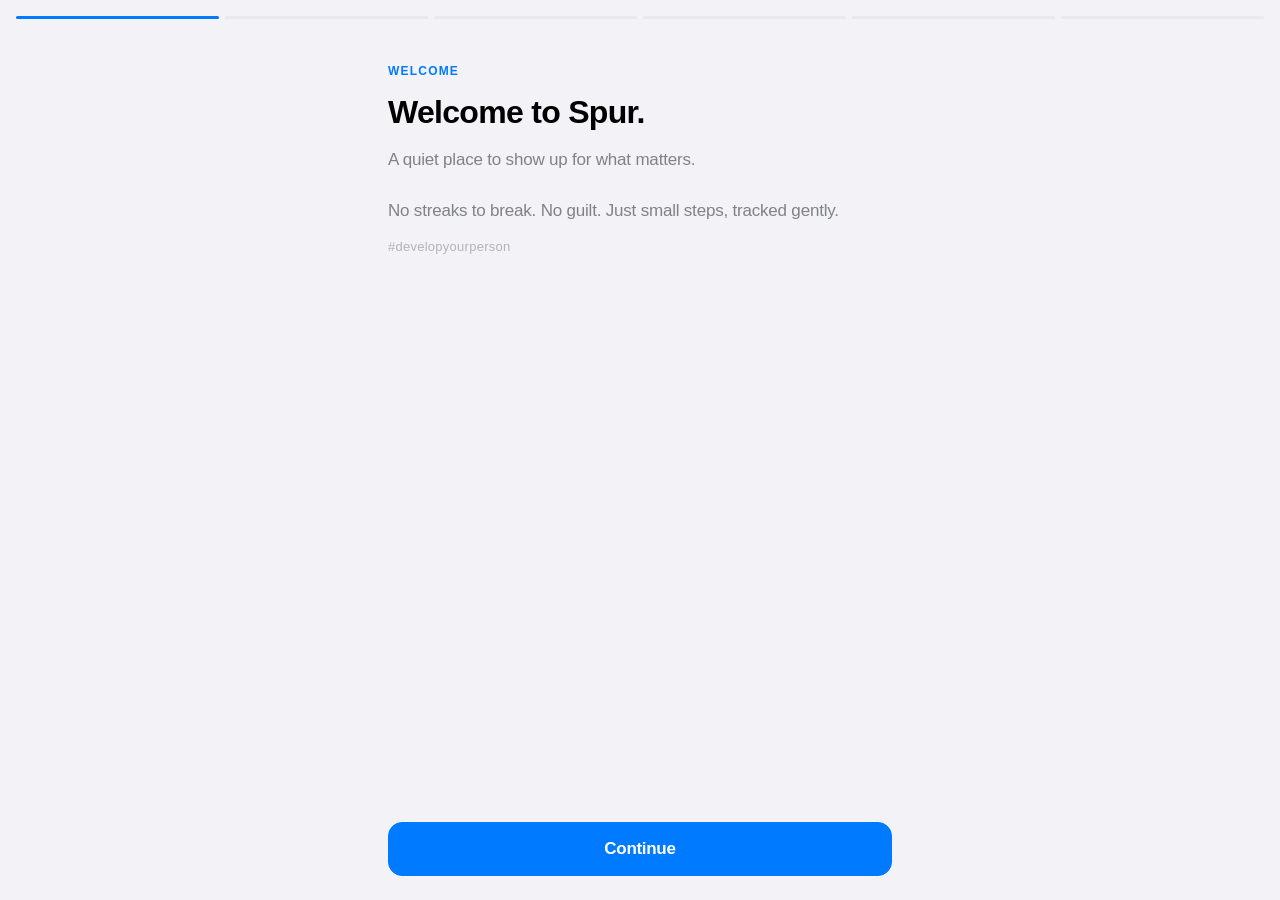
<file: versions/spur-0.17.1.html>
<!DOCTYPE html>
<html lang="en">
<head>
<meta charset="UTF-8" />
<meta name="viewport" content="width=device-width, initial-scale=1.0, viewport-fit=cover, maximum-scale=1.0, user-scalable=no" />
<meta name="apple-mobile-web-app-capable" content="yes" />
<meta name="apple-mobile-web-app-status-bar-style" content="default" />
<meta name="apple-mobile-web-app-title" content="Spur" />
<meta name="theme-color" content="#F2F2F7" />
<link rel="manifest" href="../manifest.json" />
<title>Spur</title>
<style>
:root{
  --accent:#007AFF;--accent-soft:rgba(0,122,255,.12);--accent-hover:rgba(0,122,255,.08);
  --body:#007AFF;--body-soft:rgba(0,122,255,.12);
  --craft:#5856D6;--craft-soft:rgba(88,86,214,.12);
  --rel:#FF2D55;--rel-soft:rgba(255,45,85,.12);
  --settled:#C9963F;--settled-soft:rgba(201,150,63,.14);
  --success:#34C759;--destructive:#FF3B30;
  --bg:#F2F2F7;--surface:#FFFFFF;--surface-inset:rgba(120,120,128,.08);
  --text:#000000;--text-2:rgba(60,60,67,.62);--text-3:rgba(60,60,67,.34);
  --hairline:rgba(60,60,67,.16);
  --shadow-card:0 1px 3px rgba(0,0,0,.04), 0 1px 1px rgba(0,0,0,.02);
  --r-card:14px;--r-nested:10px;--r-icon:8px;
  --safe-top:env(safe-area-inset-top,0px);--safe-bottom:env(safe-area-inset-bottom,0px);
  --spring:cubic-bezier(.32,.72,0,1);--ease:cubic-bezier(.4,0,.2,1);
  --font:-apple-system,BlinkMacSystemFont,"SF Pro Text","SF Pro Display","Segoe UI",Roboto,sans-serif;
}
[data-theme="dark"]{
  --accent:#0A84FF;--accent-soft:rgba(10,132,255,.18);--accent-hover:rgba(10,132,255,.12);
  --body:#0A84FF;--body-soft:rgba(10,132,255,.18);
  --craft:#7B79E0;--craft-soft:rgba(123,121,224,.18);
  --rel:#FF375F;--rel-soft:rgba(255,55,95,.18);
  --settled:#E8B563;--settled-soft:rgba(232,181,99,.18);
  --bg:#000000;--surface:#1C1C1E;--surface-inset:rgba(120,120,128,.16);
  --text:#FFFFFF;--text-2:rgba(235,235,245,.6);--text-3:rgba(235,235,245,.3);
  --hairline:rgba(84,84,88,.5);--shadow-card:0 1px 3px rgba(0,0,0,.4);
}
*{box-sizing:border-box;-webkit-tap-highlight-color:transparent}
html,body{margin:0;padding:0;font-family:var(--font);background:var(--bg);color:var(--text);height:100%;overflow:hidden;-webkit-font-smoothing:antialiased;overscroll-behavior:none}
button{font-family:inherit}
.app{position:fixed;inset:0;display:grid;grid-template-areas:"sidebar main";grid-template-columns:0 1fr;background:var(--bg)}
.sidebar{grid-area:sidebar;background:var(--bg);border-right:.5px solid var(--hairline);padding:16px;padding-top:calc(16px + var(--safe-top));overflow-y:auto;display:none;flex-direction:column;gap:2px}
.sidebar-brand{font-size:20px;font-weight:700;letter-spacing:-.4px;padding:8px 12px 20px;color:var(--accent)}
.sidebar-item{display:flex;align-items:center;gap:12px;padding:10px 12px;border-radius:9px;border:none;background:none;font-size:15px;font-weight:500;color:var(--text-2);cursor:pointer;text-align:left;letter-spacing:-.2px;width:100%;position:relative;transition:background .15s var(--ease),transform .12s var(--ease)}
.sidebar-item:hover{background:var(--surface-inset)}
.sidebar-item:active{transform:scale(.98)}
.sidebar-item.active{background:var(--accent-soft);color:var(--accent);font-weight:600}
.sidebar-item svg{width:18px;height:18px;stroke:currentColor;stroke-width:1.8;fill:none;flex-shrink:0}
.sidebar-item .badge{margin-left:auto;background:var(--destructive);color:#fff;font-size:11px;font-weight:600;padding:1px 7px;border-radius:9px;min-width:18px;text-align:center}
.sidebar-group{display:flex;flex-direction:column;gap:2px;padding:6px 0;margin:2px 0;position:relative}
.sidebar-group::before,.sidebar-group::after{content:"";position:absolute;left:12px;right:12px;height:.5px;background:var(--hairline)}
.sidebar-group::before{top:0}
.sidebar-group::after{bottom:0}
.sidebar-group .sidebar-item.active{background:var(--surface-inset);color:var(--text);font-weight:500}
.sidebar-group .sidebar-item.active::before{content:"";position:absolute;left:0;top:50%;transform:translateY(-50%);width:3px;height:18px;border-radius:2px;background:var(--item-color,var(--accent))}
.main{grid-area:main;display:flex;flex-direction:column;overflow:hidden;position:relative;min-width:0}
.nav{position:relative;display:flex;align-items:center;justify-content:space-between;padding:12px 16px 10px;padding-top:calc(12px + var(--safe-top));background:rgba(249,249,249,.82);backdrop-filter:saturate(180%) blur(20px);-webkit-backdrop-filter:saturate(180%) blur(20px);border-bottom:.5px solid var(--hairline);flex-shrink:0;min-height:44px;z-index:5;transition:transform .3s var(--spring),opacity .25s var(--ease)}
[data-theme="dark"] .nav{background:rgba(28,28,30,.82)}
.nav-logo{font-size:20px;font-weight:700;letter-spacing:-.5px;color:var(--accent);cursor:pointer;background:none;border:none;padding:4px 0;font-family:inherit;transition:opacity .25s var(--ease),transform .25s var(--ease)}
.nav-logo:active{transform:scale(.94)}
.nav.logo-hidden .nav-logo{opacity:0;transform:scale(.9);pointer-events:none}
.nav-title{position:absolute;left:50%;transform:translateX(-50%);font-size:17px;font-weight:600;letter-spacing:-.4px;margin:0;opacity:0;transition:opacity .25s var(--ease)}
.nav-title.visible{opacity:1}
.nav-actions{display:flex;align-items:center;gap:2px}
.nav-btn{background:none;border:none;padding:8px;color:var(--accent);cursor:pointer;display:flex;align-items:center;justify-content:center;border-radius:8px;min-width:38px;height:38px;transition:transform .15s var(--spring)}
.nav-btn:active{transform:scale(.88)}
.nav-btn svg{width:20px;height:20px;stroke:currentColor;stroke-width:2.2;fill:none;stroke-linecap:round;stroke-linejoin:round}
.screens{flex:1;overflow-y:auto;overflow-x:hidden;-webkit-overflow-scrolling:touch}
.screen{display:none}
.screen.active{display:block;animation:screen-in .3s var(--ease)}
@keyframes screen-in{from{opacity:0;transform:translateY(3px)}to{opacity:1;transform:none}}
.content{max-width:680px;margin:0 auto;padding:0 16px;padding-bottom:calc(120px + var(--safe-bottom))}
body.journaling .nav{transform:translateY(-100%);opacity:0;pointer-events:none}
body.journaling .tabbar{transform:translateY(100%);opacity:0;pointer-events:none}
body.journaling .content{padding-bottom:calc(40px + var(--safe-bottom))}
.large-title{font-size:34px;font-weight:700;letter-spacing:-.5px;margin:0;padding:12px 16px 8px;max-width:680px;margin-left:auto;margin-right:auto;line-height:1.15;display:flex;align-items:center;justify-content:space-between}
.large-title-actions{display:flex;gap:4px}
.lt-btn{background:none;border:none;color:var(--accent);font-size:15px;font-weight:500;padding:6px 10px;border-radius:8px;cursor:pointer;letter-spacing:-.2px;transition:background .15s var(--ease),transform .12s var(--ease)}
.lt-btn:active{background:var(--accent-soft);transform:scale(.96)}
.greeting{padding:8px 16px 4px;max-width:680px;margin:0 auto}
.greeting-line{font-size:22px;font-weight:600;letter-spacing:-.5px;color:var(--text);line-height:1.25;animation:greetIn .5s var(--ease)}
.greeting-date{font-size:15px;color:var(--text-2);letter-spacing:-.2px;margin-top:2px;animation:greetIn .55s var(--ease) backwards;animation-delay:.05s}
@keyframes greetIn{from{opacity:0;transform:translateY(4px)}to{opacity:1;transform:none}}
.section-header{display:flex;align-items:center;justify-content:space-between;font-size:13px;font-weight:600;color:var(--text-2);letter-spacing:.02em;text-transform:uppercase;padding:24px 2px 8px}
.section-header .header-actions{display:flex;gap:2px;align-items:center}
.edit-toggle{background:none;border:none;color:var(--accent);font-size:13px;font-weight:600;padding:0;cursor:pointer;letter-spacing:.02em;text-transform:uppercase;transition:opacity .15s}
.edit-toggle:active{opacity:.6}
.edit-toggle.reset{color:var(--text-3)}
.edit-toggle.reset:active{opacity:.5}
.section-add-btn{background:none;border:none;padding:6px;margin-right:2px;color:var(--accent);cursor:pointer;display:flex;align-items:center;justify-content:center;border-radius:8px;transition:background .15s var(--ease),transform .12s var(--ease)}
.section-add-btn:hover{background:var(--accent-soft)}
.section-add-btn:active{transform:scale(.9);background:var(--accent-soft)}
.section-add-btn svg{width:20px;height:20px;stroke:currentColor;stroke-width:2.2;fill:none;stroke-linecap:round;stroke-linejoin:round;display:block}
.group{background:var(--surface);border-radius:var(--r-card);box-shadow:var(--shadow-card);overflow:hidden}
.row{display:flex;align-items:center;gap:12px;padding:13px 16px;min-height:52px;position:relative;cursor:pointer;background:var(--surface);border:none;width:100%;text-align:left;font:inherit;color:inherit;transition:background .3s var(--ease)}
.row.wash{animation:rowWash .9s var(--ease)}
@keyframes rowWash{0%,100%{background:var(--surface)}30%{background:var(--pillar-soft,var(--accent-soft))}}
.row:active{background:var(--surface-inset)}
.row + .row::before{content:"";position:absolute;top:0;left:56px;right:0;height:.5px;background:var(--hairline)}
.row.edit-mode{cursor:default;padding-right:8px}
.row-icon{width:32px;height:32px;border-radius:var(--r-icon);display:flex;align-items:center;justify-content:center;flex-shrink:0;color:#fff}
.row-icon svg{width:18px;height:18px;fill:none;stroke:#fff;stroke-width:1.8;stroke-linecap:round;stroke-linejoin:round}
.row-body{flex:1;min-width:0}
.row-title{font-size:16px;font-weight:500;letter-spacing:-.35px;line-height:1.3;overflow:hidden;text-overflow:ellipsis;white-space:nowrap;transition:color .25s var(--ease)}
.row-sub{font-size:14px;color:var(--text-2);letter-spacing:-.15px;margin-top:2px}
.row.done .row-title{color:var(--text-3)}
.row.done .row-sub{opacity:.5}
.row-value{font-size:16px;color:var(--text-2);letter-spacing:-.35px}
.check{width:24px;height:24px;border-radius:50%;border:1.8px solid var(--text-3);flex-shrink:0;cursor:pointer;transition:all .25s var(--spring);position:relative}
.check.done{background:var(--pillar,var(--accent));border-color:var(--pillar,var(--accent));transform:scale(1.04);animation:checkPop .4s var(--spring)}
.check.done::after{content:"";position:absolute;left:7px;top:3px;width:5px;height:10px;border:solid #fff;border-width:0 2px 2px 0;transform:rotate(45deg)}
.check.settled{background:var(--settled);border-color:var(--settled);animation:none}
@keyframes checkPop{0%{transform:scale(.85);box-shadow:0 0 0 0 var(--pillar-soft,var(--accent-soft))}60%{transform:scale(1.14);box-shadow:0 0 0 10px transparent}100%{transform:scale(1.04);box-shadow:0 0 0 0 transparent}}
.edit-actions{display:flex;align-items:center;gap:2px;flex-shrink:0}
.icon-btn{background:none;border:none;padding:8px;border-radius:8px;cursor:pointer;color:var(--text-2);display:flex;align-items:center;justify-content:center;transition:background .15s,transform .12s var(--ease)}
.icon-btn:active{background:var(--surface-inset);transform:scale(.9)}
.icon-btn svg{width:18px;height:18px;stroke:currentColor;stroke-width:2;fill:none;stroke-linecap:round;stroke-linejoin:round}
.icon-btn.destructive{color:var(--destructive)}
.add-habit-row{background:transparent;border-top:.5px solid var(--hairline);color:var(--accent);font-size:15px;font-weight:500;padding:14px 16px;width:100%;text-align:left;display:flex;align-items:center;gap:8px;cursor:pointer}
.add-habit-row svg{width:16px;height:16px;stroke:currentColor;stroke-width:2.4;fill:none;stroke-linecap:round}
.hero{background:var(--surface);border-radius:var(--r-card);box-shadow:var(--shadow-card);padding:24px 20px;display:flex;align-items:center;gap:20px;position:relative;transition:box-shadow .5s var(--ease)}
.hero.flash{animation:heroFlash .9s var(--ease)}
@keyframes heroFlash{0%,100%{box-shadow:var(--shadow-card)}30%{box-shadow:0 0 0 3px var(--pillar,var(--accent)),0 8px 24px var(--pillar-soft,var(--accent-soft))}}
.ring{position:relative;width:88px;height:88px;flex-shrink:0;transition:transform .5s var(--spring)}
.ring.breath{animation:ringBreath .6s var(--ease)}
@keyframes ringBreath{0%,100%{transform:scale(1)}40%{transform:scale(1.05)}}
.ring svg{transform:rotate(-90deg);display:block}
.ring-track{fill:none;stroke:var(--pillar-soft,var(--accent-soft));stroke-width:6}
.ring-fill{fill:none;stroke:var(--pillar,var(--accent));stroke-width:6;stroke-linecap:round;transition:stroke-dashoffset .9s var(--spring)}
.ring-label{position:absolute;inset:0;display:flex;align-items:center;justify-content:center;font-size:20px;font-weight:600;letter-spacing:-.6px}
.hero-info{flex:1;min-width:0}
.hero-number{font-size:26px;font-weight:600;letter-spacing:-.7px;line-height:1.15}
.hero-label{font-size:15px;color:var(--text-2);letter-spacing:-.2px;margin-top:2px}
.hero-streak{margin-top:10px;font-size:14px;font-weight:500;color:var(--pillar,var(--accent));letter-spacing:-.15px;display:flex;align-items:center;gap:5px}
.hero-streak svg{width:13px;height:13px;fill:currentColor;stroke:none}
.hero-msg{position:absolute;bottom:8px;right:20px;font-size:12px;font-weight:600;color:var(--pillar,var(--accent));opacity:0;pointer-events:none;transition:opacity .3s var(--ease)}
.hero-msg.show{opacity:1;animation:msgIn 1.8s var(--ease)}
@keyframes msgIn{0%{opacity:0;transform:translateY(4px)}15%{opacity:1;transform:translateY(0)}70%{opacity:1}100%{opacity:0;transform:translateY(0)}}
.month-counter{margin-top:8px;font-size:12px;color:var(--text-2);letter-spacing:-.1px}
.month-counter strong{color:var(--pillar,var(--accent));font-weight:600}
.week{background:var(--surface);border-radius:var(--r-card);box-shadow:var(--shadow-card);padding:16px 12px;display:flex;justify-content:space-between;gap:4px}
.day{flex:1;display:flex;flex-direction:column;align-items:center;gap:7px;position:relative;cursor:pointer;background:none;border:none;padding:4px 0;font-family:inherit;border-radius:8px;transition:background .15s}
.day:active{background:var(--surface-inset)}
.dot{width:26px;height:26px;border-radius:50%;background:var(--surface-inset);display:flex;align-items:center;justify-content:center;font-size:12px;font-weight:700;color:var(--text-3);transition:all .3s var(--spring);position:relative}
.dot.done{background:var(--pillar,var(--accent));color:#fff;transform:scale(1.05);animation:dotPulse .5s var(--spring)}
@keyframes dotPulse{0%{transform:scale(.8)}60%{transform:scale(1.12)}100%{transform:scale(1.05)}}
.dot.partial{background:var(--pillar-soft,var(--accent-soft));color:var(--pillar,var(--accent))}
.dot.today{box-shadow:0 0 0 2px var(--pillar,var(--accent))}
.dot .jdot{position:absolute;bottom:-5px;left:50%;transform:translateX(-50%);width:4px;height:4px;border-radius:50%;background:var(--pillar,var(--accent));opacity:.6}
.day-label{font-size:11px;font-weight:600;color:var(--text-2)}
.day.today .day-label{color:var(--pillar,var(--accent))}
.journal{background:var(--surface);border-radius:var(--r-card);box-shadow:var(--shadow-card);padding:16px;transition:box-shadow .4s var(--ease),transform .3s var(--spring)}
.journal.pulse{animation:journalPulse 1s var(--ease)}
@keyframes journalPulse{0%,100%{box-shadow:var(--shadow-card)}40%{box-shadow:0 0 0 3px var(--pillar-soft,var(--accent-soft))}}
.journal.focused{box-shadow:0 0 0 3px var(--pillar-soft,var(--accent-soft)), var(--shadow-card)}
.journal textarea{width:100%;background:transparent;border:none;font-family:inherit;font-size:16px;color:var(--text);outline:none;resize:none;letter-spacing:-.35px;line-height:1.45;overflow:hidden;transition:height .32s var(--spring);min-height:48px;display:block}
.journal textarea::placeholder{color:var(--text-3)}
.journal-meta{display:flex;justify-content:space-between;align-items:center;margin-top:8px;font-size:13px;color:var(--text-3)}
.journal-saved{color:var(--success);font-weight:600;opacity:0;transition:opacity .3s var(--ease);display:inline-flex;align-items:center;gap:5px}
.journal-saved.show{opacity:1}
.journal-saved::before{content:"";width:6px;height:6px;border-radius:50%;background:var(--success);opacity:.9}
.journal-saved:not(.show)::before{opacity:0}
.stat-grid{display:grid;grid-template-columns:1fr 1fr;gap:12px}
.stat{background:var(--surface);border-radius:var(--r-card);box-shadow:var(--shadow-card);padding:16px;transition:transform .15s var(--spring)}
.stat:active{transform:scale(.98)}
.stat-value{font-size:32px;font-weight:600;letter-spacing:-1px;line-height:1.1}
.stat-label{font-size:13px;color:var(--text-2);margin-top:4px}
.chart-wrap{background:var(--surface);border-radius:var(--r-card);box-shadow:var(--shadow-card);padding:20px 16px 44px;height:180px}
.chart{display:flex;align-items:flex-end;justify-content:space-between;height:100%;gap:10px}
.bar{flex:1;background:var(--pillar,var(--accent));border-radius:6px 6px 3px 3px;position:relative;min-height:5px;opacity:.9;transition:height .7s var(--spring)}
.bar span{position:absolute;bottom:-24px;left:50%;transform:translateX(-50%);font-size:11px;font-weight:600;color:var(--text-2)}
.money-week{background:var(--surface);border-radius:var(--r-card);box-shadow:var(--shadow-card);padding:8px 16px}
.money-week-row{display:flex;justify-content:space-between;align-items:center;padding:10px 0}
.money-week-row + .money-week-row{border-top:.5px solid var(--hairline)}
.money-week-row .label{font-size:14px;color:var(--text-2)}
.money-week-row .value{font-size:15px;font-weight:600;letter-spacing:-.3px}
.money-week-row .value.in{color:var(--success)}
.money-week-row .value.out{color:var(--destructive)}
.money-card{background:var(--surface);border-radius:var(--r-card);box-shadow:var(--shadow-card);padding:18px 20px;margin-bottom:4px}
.money-card-head{display:flex;justify-content:space-between;align-items:baseline;margin-bottom:14px}
.money-card-title{font-size:13px;font-weight:600;color:var(--text-2);letter-spacing:.02em;text-transform:uppercase}
.money-card-net{font-size:15px;font-weight:600;letter-spacing:-.3px}
.money-card-net.in{color:var(--success)}
.money-card-net.out{color:var(--destructive)}
.money-card-totals{display:flex;gap:24px;margin-bottom:16px}
.money-card-total .mc-label{font-size:12px;color:var(--text-2);letter-spacing:-.1px;margin-bottom:2px}
.money-card-total .mc-value{font-size:20px;font-weight:600;letter-spacing:-.6px;line-height:1.1}
.money-card-total.in .mc-value{color:var(--success)}
.money-card-total.out .mc-value{color:var(--destructive)}
.money-card-actions{display:flex;gap:10px}
.money-card-btn{flex:1;padding:12px;border-radius:12px;border:1px solid var(--hairline);background:var(--bg);color:var(--text);font-size:15px;font-weight:600;letter-spacing:-.2px;cursor:pointer;transition:transform .15s var(--spring),background .15s var(--ease)}
.money-card-btn:active{transform:scale(.97)}
.money-card-btn.primary{background:var(--pillar,var(--accent));border-color:var(--pillar,var(--accent));color:#fff}
.money-history-group{background:var(--surface);border-radius:var(--r-card);box-shadow:var(--shadow-card);overflow:hidden;margin-bottom:12px}
.money-history-date{font-size:12px;font-weight:600;color:var(--text-2);letter-spacing:.02em;text-transform:uppercase;padding:10px 16px 6px;background:var(--bg)}
.money-history-row{display:flex;align-items:center;gap:12px;padding:12px 16px;position:relative;background:var(--surface)}
.money-history-row + .money-history-row::before{content:"";position:absolute;top:0;left:16px;right:16px;height:.5px;background:var(--hairline)}
.money-history-body{flex:1;min-width:0}
.money-history-narration{font-size:15px;font-weight:500;letter-spacing:-.3px;line-height:1.3;overflow:hidden;text-overflow:ellipsis;white-space:nowrap}
.money-history-narration.empty{color:var(--text-3);font-style:italic;font-weight:400}
.money-history-amount{font-size:16px;font-weight:600;letter-spacing:-.4px;flex-shrink:0}
.money-history-amount.in{color:var(--success)}
.money-history-amount.out{color:var(--destructive)}
.money-history-del{background:none;border:none;padding:6px;margin-left:2px;border-radius:6px;color:var(--text-3);cursor:pointer;display:flex;align-items:center;justify-content:center;flex-shrink:0;transition:color .15s,background .15s,transform .12s}
.money-history-del:active{background:var(--surface-inset);transform:scale(.9);color:var(--destructive)}
.money-history-del svg{width:16px;height:16px;stroke:currentColor;stroke-width:2.2;fill:none;stroke-linecap:round}
.switch{position:relative;display:inline-block;width:51px;height:31px;flex-shrink:0}
.switch input{opacity:0;width:0;height:0}
.slider{position:absolute;cursor:pointer;inset:0;background:rgba(120,120,128,.2);border-radius:31px;transition:.28s var(--spring)}
.slider::before{content:"";position:absolute;height:27px;width:27px;left:2px;bottom:2px;background:#fff;border-radius:50%;transition:.28s var(--spring);box-shadow:0 2px 5px rgba(0,0,0,.18)}
input:checked + .slider{background:var(--success)}
input:checked + .slider::before{transform:translateX(20px)}
.empty{text-align:center;color:var(--text-2);font-size:15px;padding:56px 24px;line-height:1.5;animation:fadeIn .4s var(--ease)}
@keyframes fadeIn{from{opacity:0}to{opacity:1}}
.tabbar{position:absolute;left:0;right:0;bottom:0;display:grid;grid-template-columns:repeat(5,1fr);align-items:end;background:rgba(249,249,249,.86);backdrop-filter:saturate(180%) blur(22px);-webkit-backdrop-filter:saturate(180%) blur(22px);border-top:.5px solid var(--hairline);padding:8px 8px 6px;padding-bottom:calc(6px + var(--safe-bottom));z-index:20;transition:transform .3s var(--spring),opacity .25s var(--ease)}
[data-theme="dark"] .tabbar{background:rgba(28,28,30,.86)}
.tab-slot{display:flex;flex-direction:column;align-items:center;justify-content:flex-end;position:relative;z-index:2;min-height:44px}
.tab{background:none;border:none;display:flex;flex-direction:column;align-items:center;gap:3px;padding:6px 0;color:var(--text-2);font-size:10px;font-weight:600;cursor:pointer;position:relative;transition:color .15s var(--ease);font-family:inherit;width:100%}
.tab.active{color:var(--accent)}
.tab svg{width:26px;height:26px;stroke:currentColor;stroke-width:1.7;fill:none;stroke-linecap:round;stroke-linejoin:round;transition:transform .2s var(--spring)}
.tab:active svg{transform:scale(.88)}
.tab .badge{position:absolute;top:2px;right:calc(50% - 18px);background:var(--destructive);color:#fff;font-size:11px;font-weight:600;border-radius:9px;padding:1px 6px;min-width:18px;text-align:center;line-height:14px}
.pillar-cluster{grid-column:2/span 3;display:grid;grid-template-columns:repeat(3,1fr);align-items:end;position:relative;background:rgba(60,60,67,.07);border:1px solid rgba(60,60,67,.06);border-radius:22px;padding:6px 4px;margin:0 2px;transition:background .2s var(--ease)}
[data-theme="dark"] .pillar-cluster{background:rgba(120,120,128,.14);border-color:rgba(120,120,128,.1)}
.pillar-cluster .tab-slot{padding:2px 0;min-height:auto}
.pillar-dot{width:38px;height:38px;border-radius:50%;border:none;cursor:pointer;display:flex;align-items:center;justify-content:center;transition:transform .2s var(--spring),background .2s var(--ease),box-shadow .2s var(--ease);background:var(--dot-soft);padding:0;position:relative;margin:0 auto}
.pillar-dot svg{width:19px;height:19px;stroke:var(--dot-color);stroke-width:1.9;fill:none;stroke-linecap:round;stroke-linejoin:round;transition:stroke .2s var(--ease);opacity:.78}
.pillar-dot:active{transform:scale(.9)}
.pillar-dot.active{background:var(--dot-color);transform:scale(1.08);box-shadow:0 3px 10px var(--dot-shadow)}
.pillar-dot.active svg{stroke:#fff;opacity:1}
.overlay{position:fixed;inset:0;background:rgba(0,0,0,.4);opacity:0;pointer-events:none;transition:opacity .3s var(--ease);z-index:100}
.overlay.active{opacity:1;pointer-events:auto}
.sheet{position:fixed;left:0;right:0;bottom:0;background:var(--bg);border-radius:20px 20px 0 0;transform:translateY(100%);transition:transform .38s var(--spring);z-index:101;padding-bottom:calc(16px + var(--safe-bottom));max-height:88%;display:flex;flex-direction:column;overflow:hidden}
.sheet.active{transform:translateY(0)}
.sheet-handle{width:36px;height:5px;background:var(--text-3);border-radius:3px;margin:8px auto 4px}
.sheet-header{display:flex;justify-content:space-between;align-items:center;padding:8px 16px 12px;border-bottom:.5px solid var(--hairline)}
.sheet-title{font-size:17px;font-weight:600;letter-spacing:-.4px;margin:0}
.sheet-btn{background:none;border:none;color:var(--accent);font-size:16px;padding:6px 4px;cursor:pointer;border-radius:6px;transition:opacity .15s,transform .12s}
.sheet-btn:active{opacity:.5;transform:scale(.96)}
.sheet-btn.bold{font-weight:600}
.sheet-body{padding:20px 16px;overflow-y:auto}
.field{margin-bottom:20px}
.field-label{font-size:13px;font-weight:600;color:var(--text-2);text-transform:uppercase;letter-spacing:.04em;margin-bottom:8px;padding-left:4px}
.field-input{width:100%;background:var(--surface);border:1px solid var(--hairline);border-radius:var(--r-nested);padding:12px 14px;font-size:16px;font-family:inherit;color:var(--text);outline:none;letter-spacing:-.35px;transition:border-color .15s,box-shadow .15s}
.field-input:focus{border-color:var(--accent);box-shadow:0 0 0 3px var(--accent-soft)}
.chip-row{display:flex;gap:8px;flex-wrap:wrap}
.chip{background:var(--surface);border:1px solid var(--hairline);border-radius:var(--r-nested);padding:10px 16px;font-size:15px;color:var(--text);cursor:pointer;letter-spacing:-.2px;transition:transform .15s var(--spring),background .15s}
.chip:active{transform:scale(.96)}
.chip.selected{background:var(--accent);color:#fff;border-color:var(--accent);font-weight:500;transform:scale(1.02)}
.suggestion-row{display:flex;gap:8px;flex-wrap:wrap}
.suggestion-chip{display:inline-flex;align-items:center;gap:8px;background:var(--surface);border:1px solid var(--hairline);border-radius:var(--r-nested);padding:9px 14px;font-size:14px;color:var(--text);cursor:pointer;letter-spacing:-.2px;transition:transform .15s var(--spring),background .15s,border-color .15s}
.suggestion-chip:active{transform:scale(.96)}
.suggestion-chip svg{width:16px;height:16px;stroke:currentColor;stroke-width:1.8;fill:none;stroke-linecap:round;stroke-linejoin:round;flex-shrink:0}
.suggestion-chip.used{opacity:.4;cursor:default;background:var(--surface-inset);border-color:transparent}
.suggestion-chip.used:active{transform:none}
.suggestion-empty{font-size:13px;color:var(--text-3);padding:4px 0;font-style:italic}
.icon-picker{display:grid;grid-template-columns:repeat(6,1fr);gap:8px}
.icon-opt{aspect-ratio:1;background:var(--surface);border:2px solid transparent;border-radius:10px;cursor:pointer;display:flex;align-items:center;justify-content:center;padding:0;transition:all .15s var(--spring)}
.icon-opt:active{transform:scale(.94)}
.icon-opt.selected{border-color:var(--accent);background:var(--accent-soft)}
.icon-opt svg{width:22px;height:22px;stroke:var(--text);stroke-width:1.8;fill:none;stroke-linecap:round;stroke-linejoin:round}
.icon-opt.selected svg{stroke:var(--accent)}
.color-picker{display:flex;gap:10px;flex-wrap:wrap}
.color-opt{width:36px;height:36px;border-radius:50%;border:3px solid transparent;cursor:pointer;transition:all .15s var(--spring);position:relative}
.color-opt:active{transform:scale(.94)}
.color-opt.selected{border-color:var(--text);transform:scale(1.05)}
.float-dot{position:fixed;pointer-events:none;width:6px;height:6px;border-radius:50%;z-index:200;animation:floatDot .9s var(--ease) forwards}
@keyframes floatDot{0%{opacity:0;transform:translateY(0) scale(.6)}20%{opacity:1;transform:translateY(-4px) scale(1)}100%{opacity:0;transform:translateY(-28px) scale(.9)}}
.today-strip{display:grid;grid-template-columns:1fr 1fr 1fr;gap:10px;margin-bottom:4px}
.today-pillar{background:var(--surface);border-radius:var(--r-card);box-shadow:var(--shadow-card);padding:14px 12px;display:flex;flex-direction:column;align-items:center;gap:8px;cursor:pointer;border:none;font-family:inherit;text-align:center;transition:transform .15s var(--spring)}
.today-pillar:active{transform:scale(.96)}
.today-pillar-ring{position:relative;width:44px;height:44px}
.today-pillar-ring svg{transform:rotate(-90deg);display:block}
.today-pillar-ring .track{fill:none;stroke:currentColor;opacity:.15;stroke-width:4}
.today-pillar-ring .fill{fill:none;stroke:currentColor;stroke-width:4;stroke-linecap:round;transition:stroke-dashoffset .6s var(--spring)}
.today-pillar-label{font-size:12px;font-weight:600;color:var(--text);letter-spacing:-.1px}
.today-pillar-pct{font-size:10px;font-weight:600;color:var(--text-2);position:absolute;inset:0;display:flex;align-items:center;justify-content:center}
.reminders-group{background:var(--surface);border-radius:var(--r-card);box-shadow:var(--shadow-card);overflow:hidden}
.done-separator{font-size:12px;font-weight:600;color:var(--text-3);text-transform:uppercase;letter-spacing:.06em;padding:14px 16px 8px;border-top:.5px solid var(--hairline)}
.reminders-group .row{animation:rowSlideIn .4s var(--spring)}
@keyframes rowSlideIn{from{opacity:0;transform:translateY(-8px)}to{opacity:1;transform:translateY(0)}}
.row.is-new{animation:newRowIn .6s var(--spring)}
@keyframes newRowIn{0%{opacity:0;transform:translateY(-10px)}100%{opacity:1;transform:translateY(0)}}
.row.is-new::after{content:"NEW";position:absolute;top:14px;right:14px;font-size:9px;font-weight:700;letter-spacing:.08em;color:var(--accent);background:var(--accent-soft);padding:3px 6px;border-radius:6px;opacity:0;animation:newFadeIn .8s var(--ease) .15s forwards}
@keyframes newFadeIn{to{opacity:1}}
.row.is-new .check{margin-right:28px}
.cal-header{display:flex;align-items:center;justify-content:space-between;padding:0 4px 16px}
.cal-title{font-size:20px;font-weight:700;letter-spacing:-.4px}
.cal-nav{display:flex;gap:4px}
.cal-nav button{background:var(--surface);border:1px solid var(--hairline);border-radius:8px;width:36px;height:36px;display:flex;align-items:center;justify-content:center;cursor:pointer;color:var(--accent);font-size:16px;transition:transform .15s var(--spring),background .15s}
.cal-nav button:active{background:var(--surface-inset);transform:scale(.92)}
.cal-weekdays{display:grid;grid-template-columns:repeat(7,1fr);gap:4px;margin-bottom:6px}
.cal-weekday{text-align:center;font-size:11px;font-weight:600;color:var(--text-2);text-transform:uppercase;letter-spacing:.04em;padding:6px 0}
.cal-grid{display:grid;grid-template-columns:repeat(7,1fr);gap:4px}
.cal-day{aspect-ratio:1;background:var(--surface);border-radius:10px;border:none;cursor:pointer;display:flex;flex-direction:column;align-items:center;justify-content:center;font-family:inherit;position:relative;padding:0;transition:transform .15s var(--spring)}
.cal-day:active{transform:scale(.94)}
.cal-day.empty{background:transparent;cursor:default;pointer-events:none}
.cal-day .num{font-size:14px;font-weight:600;color:var(--text);line-height:1}
.cal-day.today{border:2px solid var(--cal-pillar,var(--accent))}
.cal-day.full{background:var(--cal-pillar,var(--accent));color:#fff}
.cal-day.full .num{color:#fff}
.cal-day.partial{background:var(--cal-pillar-soft,var(--accent-soft))}
.cal-day .cal-dots{position:absolute;bottom:4px;display:flex;gap:3px}
.cal-dot{width:5px;height:5px;border-radius:50%;background:var(--cal-pillar,var(--accent))}
.cal-day.full .cal-dot{background:#fff}
.cal-legend{display:flex;gap:14px;justify-content:center;padding:16px 0 0;font-size:12px;color:var(--text-2)}
.cal-legend span{display:flex;align-items:center;gap:5px}
.cal-legend .leg-dot{width:8px;height:8px;border-radius:50%;background:var(--cal-pillar,var(--accent))}
.cal-legend .leg-dot.soft{background:var(--cal-pillar-soft,var(--accent-soft))}
.day-detail-header{padding:0 0 12px}
.day-detail-date{font-size:22px;font-weight:700;letter-spacing:-.5px}
.day-detail-weekday{font-size:13px;color:var(--text-2);margin-top:2px}
.day-detail-streak{display:inline-flex;align-items:center;gap:5px;margin-top:8px;padding:5px 10px;border-radius:999px;font-size:12px;font-weight:600}
.day-detail-streak svg{width:12px;height:12px;fill:currentColor}
.day-detail-journal{background:var(--surface);border-radius:var(--r-nested);padding:14px 16px;margin-top:12px;font-size:15px;color:var(--text);line-height:1.5;letter-spacing:-.2px;white-space:pre-wrap}
.day-detail-journal.empty{color:var(--text-3);font-style:italic}
.day-detail-empty{text-align:center;color:var(--text-2);font-size:15px;padding:40px 24px;line-height:1.5}
.day-detail-actions{padding-top:16px;display:flex;gap:8px}
.day-detail-actions button{flex:1;padding:12px;border-radius:10px;border:1px solid var(--hairline);background:var(--surface);color:var(--text);font-size:15px;font-weight:600;cursor:pointer;transition:transform .15s var(--spring)}
.day-detail-actions button:active{transform:scale(.98)}
.review-card-today{background:linear-gradient(135deg,var(--craft),#7B79E0);border-radius:var(--r-card);padding:20px;color:#fff;cursor:pointer;border:none;text-align:left;width:100%;font-family:inherit;margin-bottom:4px;box-shadow:0 4px 14px rgba(88,86,214,.25);transition:transform .15s var(--spring),box-shadow .15s}
.review-card-today:active{transform:scale(.97)}
.review-card-today .rc-label{font-size:11px;font-weight:700;letter-spacing:.08em;text-transform:uppercase;opacity:.85;margin-bottom:6px}
.review-card-today .rc-title{font-size:20px;font-weight:700;letter-spacing:-.4px;margin-bottom:4px}
.review-card-today .rc-text{font-size:14px;opacity:.92;line-height:1.4;letter-spacing:-.15px}
.review-card-today .rc-action{display:inline-block;margin-top:14px;background:rgba(255,255,255,.2);color:#fff;font-size:13px;font-weight:700;padding:8px 14px;border-radius:999px}
.review-card-today.done-today{background:var(--surface);color:var(--text);box-shadow:var(--shadow-card)}
.review-card-today.done-today .rc-label{color:var(--craft);opacity:1}
.review-card-today.done-today .rc-title{color:var(--text)}
.review-card-today.done-today .rc-text{color:var(--text-2)}
.review-card-today.done-today .rc-action{background:var(--accent-soft);color:var(--accent)}
.review-flow{position:fixed;inset:0;background:var(--bg);z-index:300;display:none;flex-direction:column;padding-top:var(--safe-top);padding-bottom:var(--safe-bottom)}
.review-flow.active{display:flex;animation:fadeIn .3s var(--ease)}
.review-topbar{display:flex;align-items:center;justify-content:space-between;padding:16px 20px 8px;flex-shrink:0}
.review-progress-text{font-size:13px;font-weight:600;color:var(--text-2)}
.review-skip-x{background:none;border:none;padding:8px;color:var(--text-2);font-size:15px;font-weight:500;cursor:pointer;transition:opacity .15s}
.review-skip-x:active{opacity:.6}
.review-progress-bar{height:3px;background:var(--surface-inset);margin:0 20px 24px;border-radius:2px;overflow:hidden;flex-shrink:0}
.review-progress-fill{height:100%;background:var(--craft);transition:width .5s var(--spring);border-radius:2px}
.review-content{flex:1;overflow-y:auto;padding:0 24px 24px;display:flex;flex-direction:column;max-width:640px;width:100%;margin:0 auto}
.review-pillar-chip{display:inline-flex;align-items:center;gap:6px;padding:5px 12px;border-radius:999px;font-size:12px;font-weight:700;letter-spacing:.04em;text-transform:uppercase;margin-bottom:20px;align-self:flex-start}
.review-question{font-size:28px;font-weight:700;letter-spacing:-.6px;line-height:1.2;margin:0 0 20px;color:var(--text);animation:greetIn .4s var(--ease)}
.review-textarea{width:100%;background:var(--surface);border:1px solid var(--hairline);border-radius:var(--r-nested);padding:16px;font-size:17px;font-family:inherit;color:var(--text);letter-spacing:-.35px;line-height:1.5;outline:none;resize:none;min-height:160px;transition:border-color .15s,box-shadow .15s}
.review-textarea:focus{border-color:var(--craft);box-shadow:0 0 0 3px var(--craft-soft)}
.review-textarea::placeholder{color:var(--text-3)}
.review-bottom{display:flex;align-items:center;justify-content:space-between;padding:16px 20px 20px;flex-shrink:0;gap:12px;border-top:.5px solid var(--hairline);background:var(--bg)}
.review-btn{padding:14px 24px;border-radius:12px;border:1px solid var(--hairline);background:var(--surface);color:var(--text);font-size:16px;font-weight:600;letter-spacing:-.25px;cursor:pointer;transition:transform .15s var(--spring)}
.review-btn:active{transform:scale(.97)}
.review-btn.primary{background:var(--craft);color:#fff;border-color:var(--craft);flex:1}
.review-btn.ghost{background:none;border-color:transparent;color:var(--text-2);font-weight:500}
.review-done{flex:1;display:flex;flex-direction:column;align-items:center;justify-content:center;padding:32px 24px;text-align:center}
.review-done-emoji{font-size:64px;margin-bottom:20px;animation:pop .6s var(--spring)}
@keyframes pop{0%{transform:scale(.3);opacity:0}60%{transform:scale(1.1)}100%{transform:scale(1);opacity:1}}
.review-done-title{font-size:28px;font-weight:700;letter-spacing:-.6px;margin:0 0 8px}
.review-done-sub{font-size:16px;color:var(--text-2);line-height:1.5;max-width:340px;margin-bottom:32px}
.past-review-card{background:var(--surface);border-radius:var(--r-card);box-shadow:var(--shadow-card);padding:16px;margin-bottom:10px;cursor:pointer;border:none;text-align:left;width:100%;font-family:inherit;transition:transform .15s var(--spring)}
.past-review-card:active{transform:scale(.98)}
.past-review-week{font-size:12px;font-weight:700;color:var(--craft);letter-spacing:.04em;text-transform:uppercase;margin-bottom:6px}
.past-review-preview{font-size:15px;color:var(--text);line-height:1.45;overflow:hidden;display:-webkit-box;-webkit-line-clamp:2;-webkit-box-orient:vertical}
.review-detail-qa{margin-bottom:20px}
.review-detail-q{font-size:13px;font-weight:700;color:var(--craft);letter-spacing:.02em;margin-bottom:6px}
.review-detail-a{font-size:16px;color:var(--text);line-height:1.5;white-space:pre-wrap}
.review-detail-a.empty{color:var(--text-3);font-style:italic}
.version{text-align:center;font-size:12px;color:var(--text-3);padding:32px 16px 4px}
.version-hash{text-align:center;font-size:11px;color:var(--text-3);padding:0 16px 16px;letter-spacing:.04em;opacity:.7}
.onboarding-flow{position:fixed;inset:0;background:var(--bg);z-index:400;display:none;flex-direction:column;padding-top:var(--safe-top);padding-bottom:var(--safe-bottom);overflow:hidden}
.onboarding-flow.active{display:flex}
.ob-progress{position:absolute;top:calc(16px + var(--safe-top));left:16px;right:16px;display:flex;gap:6px;z-index:2}
.ob-progress-dot{flex:1;height:3px;border-radius:2px;background:var(--surface-inset);transition:background .3s var(--ease)}
.ob-progress-dot.active{background:var(--accent)}
.ob-content{flex:1;display:flex;flex-direction:column;padding:64px 28px 24px;max-width:560px;width:100%;margin:0 auto;overflow-y:auto}
.ob-eyebrow{font-size:12px;font-weight:700;letter-spacing:.1em;color:var(--accent);text-transform:uppercase;margin-bottom:16px;opacity:0;animation:greetIn .5s var(--ease) .05s forwards}
.ob-title{font-size:32px;font-weight:700;letter-spacing:-.7px;line-height:1.15;margin:0 0 16px;color:var(--text);opacity:0;animation:greetIn .5s var(--ease) .1s forwards}
.ob-body{font-size:17px;color:var(--text-2);letter-spacing:-.2px;line-height:1.5;margin:0 0 24px;opacity:0;animation:greetIn .5s var(--ease) .15s forwards}
.ob-body strong{color:var(--text);font-weight:600}
.ob-body em{font-style:italic;color:var(--text);font-weight:500}
.ob-hash{font-size:13px;color:var(--text-3);letter-spacing:.02em;margin-top:-8px;margin-bottom:24px;opacity:0;animation:greetIn .5s var(--ease) .2s forwards}
.ob-learn-link{background:none;border:none;color:var(--accent);font-size:15px;font-weight:600;padding:8px 0;cursor:pointer;letter-spacing:-.2px;align-self:flex-start;margin-bottom:8px;transition:opacity .15s}
.ob-learn-link:active{opacity:.6}
.ob-bottom{padding:16px 28px 24px;max-width:560px;width:100%;margin:0 auto;display:flex;flex-direction:column;gap:10px;flex-shrink:0}
.ob-btn{padding:16px 24px;border-radius:14px;border:1px solid var(--hairline);background:var(--surface);color:var(--text);font-size:17px;font-weight:600;letter-spacing:-.3px;cursor:pointer;width:100%;transition:transform .15s var(--spring),opacity .15s}
.ob-btn:active{transform:scale(.98)}
.ob-btn.primary{background:var(--accent);color:#fff;border-color:var(--accent)}
.ob-btn.primary[disabled]{opacity:.4;cursor:default}
.ob-btn.ghost{background:none;border-color:transparent;color:var(--text-2);font-weight:500;font-size:15px}
.ob-layers{display:flex;flex-direction:column;gap:24px;opacity:0;animation:greetIn .5s var(--ease) .15s forwards}
.ob-layer-head{font-size:12px;font-weight:700;letter-spacing:.08em;text-transform:uppercase;color:var(--text-2);margin-bottom:10px;padding-left:4px}
.ob-pillars{display:flex;flex-direction:column;gap:8px}
.ob-pillar{display:flex;align-items:center;gap:12px;padding:14px 16px;background:var(--surface);border:2px solid transparent;border-radius:12px;cursor:pointer;text-align:left;font-family:inherit;width:100%;transition:all .15s var(--spring);box-shadow:var(--shadow-card)}
.ob-pillar:active{transform:scale(.98)}
.ob-pillar.selected{border-color:var(--accent);background:var(--accent-soft)}
.ob-pillar-icon{width:36px;height:36px;border-radius:9px;display:flex;align-items:center;justify-content:center;flex-shrink:0;color:#fff;font-size:18px}
.ob-pillar-icon svg{width:20px;height:20px;stroke:#fff;stroke-width:1.8;fill:none;stroke-linecap:round;stroke-linejoin:round}
.ob-pillar-body{flex:1;min-width:0}
.ob-pillar-name{font-size:16px;font-weight:600;letter-spacing:-.3px;color:var(--text)}
.ob-pillar-desc{font-size:13px;color:var(--text-2);letter-spacing:-.1px;margin-top:1px;white-space:nowrap;overflow:hidden;text-overflow:ellipsis}
.ob-pillar-check{width:24px;height:24px;border-radius:50%;border:2px solid var(--text-3);flex-shrink:0;position:relative;transition:all .2s var(--spring)}
.ob-pillar.selected .ob-pillar-check{background:var(--accent);border-color:var(--accent)}
.ob-pillar.selected .ob-pillar-check::after{content:"";position:absolute;left:6.5px;top:2.5px;width:5px;height:10px;border:solid #fff;border-width:0 2px 2px 0;transform:rotate(45deg)}
.ob-counter{position:sticky;bottom:0;padding:12px 16px;background:var(--surface);border-radius:12px;box-shadow:var(--shadow-card);font-size:15px;font-weight:600;color:var(--text);text-align:center;letter-spacing:-.2px;margin-top:16px}
.ob-counter.warn{color:var(--settled)}
.ob-data-icon{width:56px;height:56px;border-radius:14px;background:var(--accent-soft);display:flex;align-items:center;justify-content:center;margin-bottom:20px;opacity:0;animation:greetIn .5s var(--ease) .05s forwards}
.ob-data-icon svg{width:28px;height:28px;stroke:var(--accent);stroke-width:1.8;fill:none;stroke-linecap:round;stroke-linejoin:round}
.learn-layer{padding:16px 0;border-bottom:.5px solid var(--hairline)}
.learn-layer:last-child{border-bottom:none}
.learn-layer-title{font-size:14px;font-weight:700;letter-spacing:.02em;text-transform:uppercase;color:var(--accent);margin-bottom:6px}
.learn-layer-pillars{font-size:15px;color:var(--text);letter-spacing:-.2px;margin-bottom:8px;font-weight:500}
.learn-layer-desc{font-size:14px;color:var(--text-2);letter-spacing:-.15px;line-height:1.5}
.lib-group{margin-bottom:24px}
@media (max-width:767px){.sidebar{display:none}.app{grid-template-columns:0 1fr}}
@media (min-width:768px) and (max-width:1023px){
  .app{grid-template-columns:88px 1fr}.sidebar{display:flex}
  .sidebar-brand{font-size:11px;font-weight:700;text-align:center;padding:8px 0 20px}
  .sidebar-item{flex-direction:column;gap:5px;padding:10px 6px;font-size:10px;font-weight:600;text-align:center}
  .sidebar-item svg{width:22px;height:22px}
  .sidebar-item .badge{position:absolute;top:4px;right:14px;margin-left:0}
  .tabbar,.nav{display:none}
  .large-title{font-size:38px;padding:24px 20px 12px;max-width:760px}
  .greeting{padding-left:20px;padding-right:20px;max-width:760px}
  .content{max-width:760px;padding:0 20px;padding-bottom:32px}
}
@media (min-width:1024px){
  .app{grid-template-columns:240px 1fr}.sidebar{display:flex}
  .tabbar,.nav{display:none}
  .large-title{font-size:40px;padding:32px 24px 16px;max-width:780px}
  .greeting{padding-left:24px;padding-right:24px;max-width:780px}
  .content{max-width:780px;padding:0 24px;padding-bottom:32px}
  .sidebar{padding:20px 12px}
}
@media (prefers-reduced-motion:reduce){*,*::before,*::after{animation-duration:.001ms !important;transition-duration:.001ms !important}}
</style>
</head>
<body>

<div class="onboarding-flow" id="onboardingFlow">
  <div class="ob-progress" id="obProgress"></div>
  <div class="ob-content" id="obContent"></div>
  <div class="ob-bottom" id="obBottom"></div>
</div>

<div class="app" id="appRoot">
  <aside class="sidebar">
    <div class="sidebar-brand">Spur</div>
    <button class="sidebar-item active" data-screen="today">
      <svg viewBox="0 0 24 24"><path d="M3 11l9-8 9 8v9a2 2 0 01-2 2h-4v-6h-6v6H5a2 2 0 01-2-2z"/></svg>
      <span>Today</span>
      <span class="badge" id="sidebarBadge" style="display:none">0</span>
    </button>
    <div class="sidebar-group">
      <button class="sidebar-item" data-screen="pillar1" data-slot="0">
        <svg viewBox="0 0 24 24" id="sideIcon1"><circle cx="12" cy="12" r="9"/></svg>
        <span id="sideLabel1">P1</span>
      </button>
      <button class="sidebar-item" data-screen="pillar2" data-slot="1">
        <svg viewBox="0 0 24 24" id="sideIcon2"><circle cx="12" cy="12" r="9"/></svg>
        <span id="sideLabel2">P2</span>
      </button>
      <button class="sidebar-item" data-screen="pillar3" data-slot="2">
        <svg viewBox="0 0 24 24" id="sideIcon3"><circle cx="12" cy="12" r="9"/></svg>
        <span id="sideLabel3">P3</span>
      </button>
    </div>
    <button class="sidebar-item" data-screen="activity">
      <svg viewBox="0 0 24 24"><path d="M3 20h18M7 20V10M12 20V4M17 20v-8"/></svg>
      <span>Activity</span>
    </button>
    <button class="sidebar-item" data-screen="settings">
      <svg viewBox="0 0 24 24"><circle cx="12" cy="12" r="3"/><path d="M19.4 15a1.7 1.7 0 00.3 1.9l.1.1a2 2 0 11-2.8 2.8l-.1-.1a1.7 1.7 0 00-1.9-.3 1.7 1.7 0 00-1 1.5V21a2 2 0 11-4 0v-.1a1.7 1.7 0 00-1.1-1.5 1.7 1.7 0 00-1.9.3l-.1.1a2 2 0 11-2.8-2.8l.1-.1a1.7 1.7 0 00.3-1.9 1.7 1.7 0 00-1.5-1H3a2 2 0 110-4h.1a1.7 1.7 0 001.5-1.1 1.7 1.7 0 00-.3-1.9l-.1-.1a2 2 0 112.8-2.8l.1.1a1.7 1.7 0 001.9.3H9a1.7 1.7 0 001-1.5V3a2 2 0 114 0v.1a1.7 1.7 0 001 1.5 1.7 1.7 0 001.9-.3l.1-.1a2 2 0 112.8 2.8l-.1.1a1.7 1.7 0 00-.3 1.9V9a1.7 1.7 0 001.5 1H21a2 2 0 110 4h-.1a1.7 1.7 0 00-1.5 1z"/></svg>
      <span>Settings</span>
    </button>
  </aside>

  <div class="main">
    <header class="nav" id="navBar">
      <button class="nav-logo" id="navLogo">Spur</button>
      <h1 class="nav-title" id="navTitle">Today</h1>
      <div class="nav-actions">
        <button class="nav-btn" id="navSettings" aria-label="Settings">
          <svg viewBox="0 0 24 24"><circle cx="12" cy="12" r="3"/><path d="M19.4 15a1.7 1.7 0 00.3 1.9l.1.1a2 2 0 11-2.8 2.8l-.1-.1a1.7 1.7 0 00-1.9-.3 1.7 1.7 0 00-1 1.5V21a2 2 0 11-4 0v-.1a1.7 1.7 0 00-1.1-1.5 1.7 1.7 0 00-1.9.3l-.1.1a2 2 0 11-2.8-2.8l.1-.1a1.7 1.7 0 00.3-1.9 1.7 1.7 0 00-1.5-1H3a2 2 0 110-4h.1a1.7 1.7 0 001.5-1.1 1.7 1.7 0 00-.3-1.9l-.1-.1a2 2 0 112.8-2.8l.1.1a1.7 1.7 0 001.9.3H9a1.7 1.7 0 001-1.5V3a2 2 0 114 0v.1a1.7 1.7 0 001 1.5 1.7 1.7 0 001.9-.3l.1-.1a2 2 0 112.8 2.8l-.1.1a1.7 1.7 0 00-.3 1.9V9a1.7 1.7 0 001.5 1H21a2 2 0 110 4h-.1a1.7 1.7 0 00-1.5 1z"/></svg>
        </button>
      </div>
    </header>

    <main class="screens" id="screens">
      <section class="screen active" id="screen-today">
        <h1 class="large-title">Today</h1>
        <div class="greeting">
          <div class="greeting-line" id="greetingLine">Good morning.</div>
          <div class="greeting-date" id="greetingDate">Wednesday, Oct 8</div>
        </div>
        <div class="content">
          <div id="reviewCardContainer"></div>
          <div class="section-header"><span>Your Pillars</span></div>
          <div class="today-strip" id="todayStrip"></div>
          <div class="section-header"><span>Reminders</span><button class="section-add-btn" id="remindersAddBtn" aria-label="Add reminder"><svg viewBox="0 0 24 24"><path d="M12 5v14M5 12h14"/></svg></button></div>
          <div class="reminders-group" id="remindersGroup"></div>
          <div class="empty" id="emptyReminders">No reminders yet.<br>Tap + to add your first.</div>
        </div>
      </section>

      <section class="screen" id="screen-pillar1">
        <div class="large-title"><span id="pillar1Title">Pillar 1</span><div class="large-title-actions"><button class="lt-btn" data-history="pillar1">History</button></div></div>
        <div class="content" id="pillar1Content"></div>
      </section>

      <section class="screen" id="screen-pillar2">
        <div class="large-title"><span id="pillar2Title">Pillar 2</span><div class="large-title-actions"><button class="lt-btn" data-history="pillar2">History</button></div></div>
        <div class="content" id="pillar2Content"></div>
      </section>

      <section class="screen" id="screen-pillar3">
        <div class="large-title"><span id="pillar3Title">Pillar 3</span><div class="large-title-actions"><button class="lt-btn" data-history="pillar3">History</button></div></div>
        <div class="content" id="pillar3Content"></div>
      </section>

      <section class="screen" id="screen-activity">
        <h1 class="large-title">Activity</h1>
        <div class="content">
          <div class="stat-grid" id="statGrid"></div>
          <div class="section-header"><span>Weekly Reviews</span></div>
          <div id="pastReviewsContainer"></div>
          <div id="chartsContainer"></div>
          <div class="section-header"><span>Money This Week</span></div>
          <div class="money-week" id="moneyWeek"></div>
          <div class="section-header"><span>Recent Journal</span></div>
          <div class="group" id="journalHistory"></div>
        </div>
      </section>

      <section class="screen" id="screen-settings">
        <h1 class="large-title">Settings</h1>
        <div class="content">
          <div class="section-header"><span>Notifications</span></div>
          <div class="group">
            <div class="row" style="cursor:default">
              <div class="row-icon" style="background:var(--accent)"><svg viewBox="0 0 24 24"><path d="M18 8A6 6 0 006 8c0 7-3 9-3 9h18s-3-2-3-9M13.73 21a2 2 0 01-3.46 0"/></svg></div>
              <div class="row-body"><div class="row-title">Reminder alerts</div><div class="row-sub" id="notifStatus">Checking…</div></div>
              <button class="lt-btn" id="notifBtn" style="padding:8px 14px;background:var(--accent);color:#fff;border-radius:9px;font-weight:600">Enable</button>
            </div>
            <button class="row" id="testNotifBtn">
              <div class="row-icon" style="background:#5856D6"><svg viewBox="0 0 24 24"><path d="M13 2L3 14h8l-1 8 10-12h-8z"/></svg></div>
              <div class="row-body"><div class="row-title">Send a test notification</div></div>
              <div class="row-value">›</div>
            </button>
            <button class="row" id="testReviewBtn">
              <div class="row-icon" style="background:#5856D6"><svg viewBox="0 0 24 24"><path d="M12 2l3 7h7l-5.5 4.5L18 21l-6-4-6 4 1.5-7.5L2 9h7z"/></svg></div>
              <div class="row-body"><div class="row-title">Test weekly review</div></div>
              <div class="row-value">›</div>
            </button>
          </div>

          <div class="section-header"><span>Pillars</span></div>
          <div class="group">
            <button class="row" id="managePillarsBtn">
              <div class="row-icon" style="background:var(--accent)"><svg viewBox="0 0 24 24"><path d="M12 2v20M2 12h20"/></svg></div>
              <div class="row-body"><div class="row-title">Manage Pillars</div><div class="row-sub">Choose your 3 active pillars</div></div>
              <div class="row-value">›</div>
            </button>
            <button class="row" id="onboardRecapBtn">
              <div class="row-icon" style="background:#5856D6"><svg viewBox="0 0 24 24"><path d="M12 2l3 7h7l-5.5 4.5L18 21l-6-4-6 4 1.5-7.5L2 9h7z"/></svg></div>
              <div class="row-body"><div class="row-title">Onboard recap</div><div class="row-sub">See the intro &amp; layers again</div></div>
              <div class="row-value">›</div>
            </button>
          </div>

          <div class="section-header"><span>Appearance</span></div>
          <div class="group">
            <div class="row">
              <div class="row-icon" style="background:#8E8E93"><svg viewBox="0 0 24 24"><path d="M21 12.79A9 9 0 1111.21 3 7 7 0 0021 12.79z"/></svg></div>
              <div class="row-body"><div class="row-title">Dark Mode</div></div>
              <label class="switch"><input type="checkbox" id="darkToggle"><span class="slider"></span></label>
            </div>
          </div>

          <div class="section-header"><span>Data</span></div>
          <div class="group">
            <button class="row" id="exportBtn">
              <div class="row-icon" style="background:#34C759"><svg viewBox="0 0 24 24"><path d="M12 3v12m0 0l-4-4m4 4l4-4M5 21h14"/></svg></div>
              <div class="row-body"><div class="row-title">Export Data</div><div class="row-sub">Save a copy you can keep anywhere</div></div>
              <div class="row-value">›</div>
            </button>
            <button class="row" id="importBtn">
              <div class="row-icon" style="background:#007AFF"><svg viewBox="0 0 24 24"><path d="M12 21V9m0 0l-4 4m4-4l4 4M5 3h14"/></svg></div>
              <div class="row-body"><div class="row-title">Import Data</div><div class="row-sub">Restore a previous backup</div></div>
              <div class="row-value">›</div>
            </button>
            <button class="row" id="resetBtn">
              <div class="row-icon" style="background:#FF3B30"><svg viewBox="0 0 24 24"><path d="M3 6h18M8 6V4a1 1 0 011-1h6a1 1 0 011 1v2m3 0v14a2 2 0 01-2 2H7a2 2 0 01-2-2V6"/></svg></div>
              <div class="row-body"><div class="row-title" style="color:var(--destructive)">Reset All</div></div>
            </button>
          </div>
          <div class="version">Spur v0.17.1 · Stonecode</div>
          <div class="version-hash">#developyourperson</div>
        </div>
      </section>
    </main>

    <nav class="tabbar" id="tabbar">
      <div class="tab-slot">
        <button class="tab active" data-screen="today">
          <svg viewBox="0 0 24 24"><path d="M3 11l9-8 9 8v9a2 2 0 01-2 2h-4v-6h-6v6H5a2 2 0 01-2-2z"/></svg>
          <span>Today</span>
          <span class="badge" id="todayBadge" style="display:none">0</span>
        </button>
      </div>

      <div class="pillar-cluster" id="pillarCluster">
        <div class="tab-slot">
          <button class="pillar-dot" data-screen="pillar1" data-slot="0"
            style="--dot-color:#007AFF;--dot-soft:rgba(0,122,255,.14);--dot-shadow:rgba(0,122,255,.35)"
            aria-label="Pillar 1">
            <svg viewBox="0 0 24 24" id="tabIcon1"><circle cx="12" cy="12" r="9"/></svg>
          </button>
        </div>
        <div class="tab-slot">
          <button class="pillar-dot" data-screen="pillar2" data-slot="1"
            style="--dot-color:#5856D6;--dot-soft:rgba(88,86,214,.14);--dot-shadow:rgba(88,86,214,.35)"
            aria-label="Pillar 2">
            <svg viewBox="0 0 24 24" id="tabIcon2"><circle cx="12" cy="12" r="9"/></svg>
          </button>
        </div>
        <div class="tab-slot">
          <button class="pillar-dot" data-screen="pillar3" data-slot="2"
            style="--dot-color:#FF2D55;--dot-soft:rgba(255,45,85,.14);--dot-shadow:rgba(255,45,85,.35)"
            aria-label="Pillar 3">
            <svg viewBox="0 0 24 24" id="tabIcon3"><circle cx="12" cy="12" r="9"/></svg>
          </button>
        </div>
      </div>

      <div class="tab-slot">
        <button class="tab" data-screen="activity">
          <svg viewBox="0 0 24 24"><path d="M3 20h18M7 20V10M12 20V4M17 20v-8"/></svg>
          <span>Activity</span>
        </button>
      </div>
    </nav>
  </div>
</div>

<div class="overlay" id="learnOverlay"></div>
<div class="sheet" id="learnSheet">
  <div class="sheet-handle"></div>
  <div class="sheet-header">
    <button class="sheet-btn" id="closeLearn">Close</button>
    <h2 class="sheet-title">The Layers</h2>
    <span style="width:60px"></span>
  </div>
  <div class="sheet-body" id="learnBody"></div>
</div>

<div class="overlay" id="manageOverlay"></div>
<div class="sheet" id="manageSheet">
  <div class="sheet-handle"></div>
  <div class="sheet-header">
    <button class="sheet-btn" id="closeManage">Close</button>
    <h2 class="sheet-title">Manage Pillars</h2>
    <button class="sheet-btn bold" id="saveManage" style="opacity:.4">Save</button>
  </div>
  <div class="sheet-body" id="manageBody"></div>
</div>

<div class="overlay" id="reviewDetailOverlay"></div>
<div class="sheet" id="reviewDetailSheet">
  <div class="sheet-handle"></div>
  <div class="sheet-header">
    <button class="sheet-btn" id="closeReviewDetail">Close</button>
    <h2 class="sheet-title" id="reviewDetailTitle">Review</h2>
    <span style="width:60px"></span>
  </div>
  <div class="sheet-body" id="reviewDetailBody"></div>
</div>

<div class="overlay" id="importOverlay"></div>
<div class="sheet" id="importSheet">
  <div class="sheet-handle"></div>
  <div class="sheet-header">
    <button class="sheet-btn" id="cancelImport">Cancel</button>
    <h2 class="sheet-title">Import Data</h2>
    <button class="sheet-btn bold" id="doImport">Restore</button>
  </div>
  <div class="sheet-body">
    <div class="field"><div class="field-label">Paste your export</div><textarea class="field-input" id="importText" placeholder='Paste the JSON from your exported backup…' rows="8" style="font-family:ui-monospace,Menlo,monospace;font-size:13px;min-height:180px;resize:vertical;line-height:1.4"></textarea></div>
    <div class="money-summary" id="importPreview" style="display:none"></div>
  </div>
</div>

<div class="overlay" id="habitOverlay"></div>
<div class="sheet" id="habitSheet">
  <div class="sheet-handle"></div>
  <div class="sheet-header">
    <button class="sheet-btn" id="cancelHabit">Cancel</button>
    <h2 class="sheet-title" id="habitSheetTitle">Edit Habit</h2>
    <button class="sheet-btn bold" id="saveHabit">Save</button>
  </div>
  <div class="sheet-body">
    <div class="field" id="suggestionField" style="display:none">
      <div class="field-label">Suggestions</div>
      <div class="suggestion-row" id="suggestionRow"></div>
    </div>
    <div class="field"><div class="field-label">Title</div><input class="field-input" id="habitTitle" placeholder="e.g. Morning stretch" autocomplete="off" /></div>
    <div class="field"><div class="field-label">Icon</div><div class="icon-picker" id="habitIconPicker"></div></div>
    <div class="field"><div class="field-label">Color</div><div class="color-picker" id="habitColorPicker"></div></div>
  </div>
</div>

<div class="overlay" id="overlay"></div>
<div class="sheet" id="addSheet">
  <div class="sheet-handle"></div>
  <div class="sheet-header">
    <button class="sheet-btn" id="cancelSheet">Cancel</button>
    <h2 class="sheet-title">New Reminder</h2>
    <button class="sheet-btn bold" id="saveReminder">Save</button>
  </div>
  <div class="sheet-body">
    <div class="field"><div class="field-label">Title</div><input class="field-input" id="reminderTitle" placeholder="e.g. Call mum" autocomplete="off" /></div>
    <div class="field"><div class="field-label">Time</div><input class="field-input" id="reminderTime" type="time" value="09:00" /></div>
    <div class="field"><div class="field-label">Repeat</div>
      <div class="chip-row">
        <button class="chip selected" data-repeat="Once">Once</button>
        <button class="chip" data-repeat="Daily">Daily</button>
        <button class="chip" data-repeat="Weekly">Weekly</button>
      </div>
    </div>
  </div>
</div>

<div class="overlay" id="timerOverlay"></div>
<div class="sheet" id="timerSheet">
  <div class="sheet-handle"></div>
  <div class="sheet-header">
    <button class="sheet-btn" id="cancelTimer">Close</button>
    <h2 class="sheet-title">Deep Work</h2>
    <button class="sheet-btn bold" id="startTimer">Start</button>
  </div>
  <div class="sheet-body" style="display:flex;flex-direction:column;align-items:center;padding:24px 16px 40px">
    <div style="position:relative;width:220px;height:220px;margin-bottom:24px">
      <svg width="220" height="220" viewBox="0 0 220 220" style="transform:rotate(-90deg);display:block">
        <circle cx="110" cy="110" r="100" style="fill:none;stroke:var(--craft-soft);stroke-width:8"/>
        <circle id="timerRing" cx="110" cy="110" r="100" stroke-dasharray="628.3" stroke-dashoffset="0" style="fill:none;stroke:var(--craft);stroke-width:8;stroke-linecap:round;transition:stroke-dashoffset .3s linear"/>
      </svg>
      <div style="position:absolute;inset:0;display:flex;flex-direction:column;align-items:center;justify-content:center">
        <div id="timerTime" style="font-size:44px;font-weight:600;letter-spacing:-1.8px;line-height:1;font-variant-numeric:tabular-nums">25:00</div>
        <div style="font-size:13px;font-weight:600;color:var(--text-2);text-transform:uppercase;letter-spacing:.06em;margin-top:8px">Deep work</div>
      </div>
    </div>
    <div class="chip-row" id="timerPresets" style="display:flex;gap:8px;justify-content:center;margin-bottom:24px">
      <button class="chip selected" data-min="25">25 min</button>
      <button class="chip" data-min="50">50 min</button>
      <button class="chip" data-min="90">90 min</button>
    </div>
    <div id="timerActions" style="display:none;gap:10px;justify-content:center">
      <button id="pauseTimer" style="padding:12px 24px;border-radius:12px;border:1px solid var(--craft);background:var(--craft);color:#fff;font-size:15px;font-weight:600;cursor:pointer">Pause</button>
      <button id="stopTimer" style="padding:12px 24px;border-radius:12px;border:1px solid var(--hairline);background:var(--surface);color:var(--text);font-size:15px;font-weight:600;cursor:pointer">Stop</button>
    </div>
  </div>
</div>

<div class="overlay" id="moneyOverlay"></div>
<div class="sheet" id="moneySheet">
  <div class="sheet-handle"></div>
  <div class="sheet-header">
    <button class="sheet-btn" id="cancelMoney">Cancel</button>
    <h2 class="sheet-title">Log Money</h2>
    <button class="sheet-btn bold" id="saveMoney">Save</button>
  </div>
  <div class="sheet-body">
    <div class="field"><div class="field-label">Amount</div><input class="field-input" id="moneyAmount" type="number" inputmode="decimal" placeholder="0" /></div>
    <div class="field"><div class="field-label">Type</div>
      <div class="chip-row">
        <button class="chip selected" data-type="out">Money Out</button>
        <button class="chip" data-type="in">Money In</button>
      </div>
    </div>
    <div class="field"><div class="field-label">Narration (optional)</div><input class="field-input" id="moneyNote" placeholder="e.g. Lunch" autocomplete="off" /></div>
    <div class="money-summary" id="moneySummary"></div>
  </div>
</div>

<div class="overlay" id="moneyHistoryOverlay"></div>
<div class="sheet" id="moneyHistorySheet">
  <div class="sheet-handle"></div>
  <div class="sheet-header">
    <button class="sheet-btn" id="closeMoneyHistory">Close</button>
    <h2 class="sheet-title">Money Log</h2>
    <span style="width:60px"></span>
  </div>
  <div class="sheet-body" id="moneyHistoryBody"></div>
</div>

<div class="overlay" id="calendarOverlay"></div>
<div class="sheet" id="calendarSheet">
  <div class="sheet-handle"></div>
  <div class="sheet-header">
    <button class="sheet-btn" id="closeCalendar">Close</button>
    <h2 class="sheet-title" id="calendarTitle">History</h2>
    <span style="width:60px"></span>
  </div>
  <div class="sheet-body" id="calendarBody"></div>
</div>

<div class="overlay" id="dayOverlay"></div>
<div class="sheet" id="daySheet">
  <div class="sheet-handle"></div>
  <div class="sheet-header">
    <button class="sheet-btn" id="closeDay">Close</button>
    <h2 class="sheet-title" id="dayTitle">Day</h2>
    <span style="width:60px"></span>
  </div>
  <div class="sheet-body" id="dayBody"></div>
</div>

<div class="review-flow" id="reviewFlow">
  <div class="review-topbar">
    <span class="review-progress-text" id="reviewProgressText">Step 1 of 7</span>
    <button class="review-skip-x" id="reviewClose">Close</button>
  </div>
  <div class="review-progress-bar"><div class="review-progress-fill" id="reviewProgressFill" style="width:0%"></div></div>
  <div class="review-content" id="reviewContent"></div>
  <div class="review-bottom" id="reviewBottom">
    <button class="review-btn ghost" id="reviewSkip">Skip</button>
    <button class="review-btn primary" id="reviewNext">Next</button>
  </div>
</div>

<script>
    (function(){
  'use strict';

  // ============================================
  // STORAGE KEYS
  // ============================================
  const REM_KEY = 'spur-reminders';
  const THEME_KEY = 'spur-theme';
  const PILLAR_KEY = 'spur-pillars';
  const MONEY_KEY = 'spur-money';
  const REVIEW_KEY = 'spur-reviews';
  const ACTIVE_KEY = 'spur-active-pillars';
  const ONBOARDED_KEY = 'spur-onboarded';
  const SETTLE_MS = 30 * 1000;
  const NEW_REMINDER_MS = 24 * 60 * 60 * 1000;

  function load(key, fallback){
    try { return JSON.parse(localStorage.getItem(key)) || fallback; }
    catch(e){ return fallback; }
  }
  function save(key, val){
    try { localStorage.setItem(key, JSON.stringify(val)); } catch(e){}
  }
  function loadRaw(key, fallback){
    try { return localStorage.getItem(key) || fallback; }
    catch(e){ return fallback; }
  }
  function saveRaw(key, val){
    try { localStorage.setItem(key, val); } catch(e){}
  }

  let reminders = load(REM_KEY, []);
  let money = load(MONEY_KEY, []);
  let reviews = load(REVIEW_KEY, []);

  // ============================================
  // ICONS
  // ============================================
  const ICONS = {
    dumbbell: '<svg viewBox="0 0 24 24"><path d="M6.5 6.5l11 11M4 9l1-1 2 2-1 1zM17 14l1-1 2 2-1 1zM4.5 13.5l-2 2 2 2 2-2zM17.5 10.5l2-2-2-2-2 2zM14 4l-1 1 2 2 1-1z"/></svg>',
    drop: '<svg viewBox="0 0 24 24"><path d="M12 2.5s6 7 6 11.5a6 6 0 11-12 0c0-4.5 6-11.5 6-11.5z"/></svg>',
    book: '<svg viewBox="0 0 24 24"><path d="M4 4.5A2.5 2.5 0 016.5 2H20v18H6.5A2.5 2.5 0 004 22.5zM4 4.5v18"/></svg>',
    bolt: '<svg viewBox="0 0 24 24"><path d="M13 2L3 14h8l-1 8 10-12h-8z"/></svg>',
    brain: '<svg viewBox="0 0 24 24"><path d="M9.5 3A3.5 3.5 0 006 6.5v.3A3.5 3.5 0 004.5 13a3.5 3.5 0 003 3.46V18a3 3 0 003 3M14.5 3A3.5 3.5 0 0118 6.5v.3A3.5 3.5 0 0119.5 13a3.5 3.5 0 01-3 3.46V18a3 3.5 0 01-3 3"/></svg>',
    coin: '<svg viewBox="0 0 24 24"><circle cx="12" cy="12" r="9"/><path d="M12 7v10M9.5 9.5c0-1 1-1.5 2.5-1.5s2.5.5 2.5 1.5-1 1.5-2.5 1.5-2.5.5-2.5 1.5 1 1.5 2.5 1.5 2.5-.5 2.5-1.5"/></svg>',
    ship: '<svg viewBox="0 0 24 24"><path d="M12 2v12m0 0l-4-4m4 4l4-4M5 15v3a2 2 0 002 2h10a2 2 0 002-2v-3"/></svg>',
    phone: '<svg viewBox="0 0 24 24"><path d="M22 16.92v3a2 2 0 01-2.18 2 19.79 19.79 0 01-8.63-3.07 19.5 19.5 0 01-6-6 19.79 19.79 0 01-3.07-8.67A2 2 0 014.11 2h3a2 2 0 012 1.72 12.84 12.84 0 00.7 2.81 2 2 0 01-.45 2.11L8.09 9.91a16 16 0 006 6l1.27-1.27a2 2 0 012.11-.45 12.84 12.84 0 002.81.7A2 2 0 0122 16.92z"/></svg>',
    chat: '<svg viewBox="0 0 24 24"><path d="M21 11.5a8.38 8.38 0 01-.9 3.8 8.5 8.5 0 01-7.6 4.7 8.38 8.38 0 01-3.8-.9L3 21l1.9-5.7a8.38 8.38 0 01-.9-3.8 8.5 8.5 0 014.7-7.6 8.38 8.38 0 013.8-.9h.5a8.48 8.48 0 018 8v.5z"/></svg>',
    eye: '<svg viewBox="0 0 24 24"><path d="M1 12s4-8 11-8 11 8 11 8-4 8-11 8-11-8-11-8z"/><circle cx="12" cy="12" r="3"/></svg>',
    shield: '<svg viewBox="0 0 24 24"><path d="M12 22s8-4 8-10V5l-8-3-8 3v7c0 6 8 10 8 10z"/></svg>',
    heart: '<svg viewBox="0 0 24 24"><path d="M20.84 4.61a5.5 5.5 0 00-7.78 0L12 5.67l-1.06-1.06a5.5 5.5 0 10-7.78 7.78l1.06 1.06L12 21.23l7.78-7.78 1.06-1.06a5.5 5.5 0 000-7.78z"/></svg>',
    star: '<svg viewBox="0 0 24 24"><path d="M12 2l3 7h7l-5.5 4.5L18 21l-6-4-6 4 1.5-7.5L2 9h7z"/></svg>',
    people: '<svg viewBox="0 0 24 24"><path d="M16 21v-2a4 4 0 00-4-4H6a4 4 0 00-4 4v2"/><circle cx="9" cy="7" r="4"/><path d="M22 21v-2a4 4 0 00-3-3.87M16 3.13a4 4 0 010 7.75"/></svg>',
    home: '<svg viewBox="0 0 24 24"><path d="M3 11l9-8 9 8v9a2 2 0 01-2 2h-4v-6h-6v6H5a2 2 0 01-2-2z"/></svg>',
    game: '<svg viewBox="0 0 24 24"><circle cx="12" cy="12" r="9"/><circle cx="8" cy="12" r="1.5"/><circle cx="16" cy="12" r="1.5"/></svg>',
    dove: '<svg viewBox="0 0 24 24"><path d="M12 2C8 6 4 8 4 12a8 8 0 0016 0c0-4-4-6-8-10z"/></svg>',
    target: '<svg viewBox="0 0 24 24"><circle cx="12" cy="12" r="9"/><circle cx="12" cy="12" r="5"/><circle cx="12" cy="12" r="1.5"/></svg>'
  };

  const ICON_KEYS = ['dumbbell','drop','book','bolt','brain','coin','ship','phone','chat','eye','shield','heart','star','people','home','game','dove','target'];
  const COLOR_PALETTE = ['#FF3B30','#FF9500','#FFCC00','#34C759','#00C7BE','#007AFF','#5856D6','#AF52DE','#FF2D55','#8E8E93'];

  // ============================================
  // PILLAR LIBRARY
  // ============================================
  const PILLAR_LIBRARY = {
    body: {
      label: 'Health', layer: 'foundation', icon: 'heart', color: '#FF3B30',
      description: 'Body, sleep, nutrition, movement, recovery',
      defaults: [
        { id:'gym',     icon:'dumbbell', label:'Workout / Gym',           color:'#FF3B30' },
        { id:'water',   icon:'drop',     label:'Drink 8 glasses of water', color:'#00C7BE' },
        { id:'journal', icon:'book',     label:'Journal how body feels',   color:'#AF52DE' }
      ],
      suggestions: [
        { icon:'dumbbell', label:'Workout / Gym' },
        { icon:'drop',     label:'Drink 8 glasses of water' },
        { icon:'book',     label:'Journal how body feels' },
        { icon:'star',     label:'Sleep by a set time' },
        { icon:'heart',    label:'Eat a real breakfast' },
        { icon:'bolt',     label:'Move for 20 minutes' }
      ]
    },
    craft: {
      label: 'Craft', layer: 'expression', icon: 'bolt', color: '#5856D6',
      description: 'Work, skill, career, deep work',
      defaults: [
        { id:'deep',  icon:'bolt',  label:'Deep work block', color:'#5856D6' },
        { id:'learn', icon:'brain', label:'Learn something', color:'#007AFF' },
        { id:'money', icon:'coin',  label:'Track spending',  color:'#34C759' },
        { id:'ship',  icon:'ship',  label:'Ship something',  color:'#FF9500' }
      ],
      suggestions: [
        { icon:'bolt',  label:'Deep work block' },
        { icon:'brain', label:'Learn something' },
        { icon:'coin',  label:'Track spending' },
        { icon:'ship',  label:'Ship something' },
        { icon:'star',  label:'Work on the hardest task first' },
        { icon:'book',  label:'Read for 20 minutes' }
      ]
    },
    rel: {
      label: 'People', layer: 'connection', icon: 'people', color: '#FF2D55',
      description: 'Family, friends, partner, community',
      defaults: [
        { id:'reach',   icon:'phone',  label:'Reach out to one person',   color:'#FF2D55' },
        { id:'real',    icon:'chat',   label:'One real conversation',     color:'#5856D6' },
        { id:'notice',  icon:'eye',    label:'Notice what someone needs', color:'#FF9500' },
        { id:'respect', icon:'shield', label:'Show up for yourself too',  color:'#00C7BE' }
      ],
      suggestions: [
        { icon:'phone',  label:'Reach out to one person' },
        { icon:'chat',   label:'One real conversation' },
        { icon:'eye',    label:'Notice what someone needs' },
        { icon:'shield', label:'Show up for yourself too' },
        { icon:'heart',  label:'Express gratitude to someone' },
        { icon:'book',   label:'Journal about a relationship' }
      ]
    },
    mind: {
      label: 'Mind', layer: 'foundation', icon: 'brain', color: '#AF52DE',
      description: 'Learning, focus, thinking, curiosity',
      defaults: [
        { id:'read',    icon:'book',  label:'Read',               color:'#AF52DE' },
        { id:'learn',   icon:'brain', label:'Learn something new', color:'#007AFF' },
        { id:'reflect', icon:'eye',   label:'Reflect on today',    color:'#5856D6' }
      ],
      suggestions: [
        { icon:'book',  label:'Read 10 pages' },
        { icon:'brain', label:'Learn something new' },
        { icon:'eye',   label:'Reflect on today' },
        { icon:'star',  label:'Practice a skill for 15 min' },
        { icon:'bolt',  label:'Focus block without phone' },
        { icon:'chat',  label:'Have a thoughtful conversation' }
      ]
    },
    character: {
      label: 'Character', layer: 'foundation', icon: 'shield', color: '#8E8E93',
      description: 'Values, integrity, discipline, humility',
      defaults: [
        { id:'honest',      icon:'shield', label:'Act with integrity',      color:'#8E8E93' },
        { id:'disciplined', icon:'bolt',   label:'Do the hard thing first', color:'#5856D6' },
        { id:'kind',        icon:'heart',  label:'Show kindness',           color:'#FF2D55' }
      ],
      suggestions: [
        { icon:'shield', label:'Act with integrity' },
        { icon:'bolt',   label:'Do the hard thing first' },
        { icon:'heart',  label:'Show kindness to someone' },
        { icon:'star',   label:'Keep your word' },
        { icon:'book',   label:'Reflect on your values' },
        { icon:'eye',    label:'Pause before reacting' }
      ]
    },
    env: {
      label: 'Environment', layer: 'foundation', icon: 'home', color: '#00C7BE',
      description: 'Home, space, order, surroundings',
      defaults: [
        { id:'tidy',  icon:'home', label:'Tidy one space',    color:'#00C7BE' },
        { id:'reset', icon:'star', label:'Reset a room',      color:'#5856D6' },
        { id:'prune', icon:'bolt', label:'Remove one thing',  color:'#8E8E93' }
      ],
      suggestions: [
        { icon:'home',  label:'Tidy one space' },
        { icon:'star',  label:'Reset a room' },
        { icon:'bolt',  label:'Remove one thing you do not use' },
        { icon:'book',  label:'Put something in its place' },
        { icon:'heart', label:'Make your bed' }
      ]
    },
    finance: {
      label: 'Finance', layer: 'expression', icon: 'coin', color: '#34C759',
      description: 'Money, saving, earning, stewardship',
      defaults: [
        { id:'track',    icon:'coin',  label:'Track spending',   color:'#34C759' },
        { id:'save',     icon:'star',  label:'Save a little',    color:'#00C7BE' },
        { id:'learnfin', icon:'brain', label:'Learn about money', color:'#5856D6' }
      ],
      suggestions: [
        { icon:'coin',  label:'Track spending' },
        { icon:'star',  label:'Save a little' },
        { icon:'brain', label:'Learn about money' },
        { icon:'eye',   label:'Review your budget' },
        { icon:'bolt',  label:'Avoid one impulse purchase' },
        { icon:'ship',  label:'Work on an income stream' }
      ]
    },
    play: {
      label: 'Play', layer: 'expression', icon: 'game', color: '#FF9500',
      description: 'Fun, rest, hobbies, joy',
      defaults: [
        { id:'hobby',   icon:'star',  label:'Do something for joy', color:'#FF9500' },
        { id:'rest',    icon:'heart', label:'Rest without guilt',    color:'#AF52DE' },
        { id:'outside', icon:'eye',   label:'Spend time outside',    color:'#34C759' }
      ],
      suggestions: [
        { icon:'star',  label:'Do something for joy' },
        { icon:'heart', label:'Rest without guilt' },
        { icon:'eye',   label:'Spend time outside' },
        { icon:'chat',  label:'Play with someone' },
        { icon:'book',  label:'Read fiction' },
        { icon:'bolt',  label:'Try something new' }
      ]
    },
    spirit: {
      label: 'Spirit', layer: 'connection', icon: 'dove', color: '#5E5CE6',
      description: 'Faith, meditation, meaning, inner life',
      defaults: [
        { id:'meditate',  icon:'eye',   label:'Meditate / pray',    color:'#5E5CE6' },
        { id:'gratitude', icon:'heart', label:'Practice gratitude',  color:'#FF2D55' },
        { id:'reflect',   icon:'book',  label:'Reflect on meaning',  color:'#5856D6' }
      ],
      suggestions: [
        { icon:'eye',   label:'Meditate / pray' },
        { icon:'heart', label:'Practice gratitude' },
        { icon:'book',  label:'Reflect on meaning' },
        { icon:'star',  label:'Sit in silence for 5 minutes' },
        { icon:'bolt',  label:'Read something spiritual' },
        { icon:'chat',  label:'Talk with someone about faith' }
      ]
    },
    purpose: {
      label: 'Purpose', layer: 'connection', icon: 'target', color: '#FF2D55',
      description: 'Contribution, service, legacy',
      defaults: [
        { id:'serve',      icon:'heart', label:'Serve someone',           color:'#FF2D55' },
        { id:'contribute', icon:'star',  label:'Contribute to something', color:'#5856D6' },
        { id:'reflect',    icon:'book',  label:'Reflect on your why',     color:'#AF52DE' }
      ],
      suggestions: [
        { icon:'heart', label:'Serve someone' },
        { icon:'star',  label:'Contribute to something bigger' },
        { icon:'book',  label:'Reflect on your why' },
        { icon:'chat',  label:'Help someone with no reward' },
        { icon:'bolt',  label:'Work on a meaningful project' }
      ]
    }
  };

  const LAYER_META = {
    foundation: { label: 'Foundation', blurb: 'Tends to steady everything else.' },
    expression: { label: 'Expression', blurb: 'How you build, earn, and enjoy.' },
    connection: { label: 'Connection', blurb: 'How you relate, believe, and serve.' }
  };

  const LAYER_ORDER = ['foundation', 'expression', 'connection'];

  // ============================================
  // COLOR HELPERS
  // ============================================
  function hexToRgba(hex, alpha){
    if (!hex || typeof hex !== 'string') return 'rgba(0,122,255,' + alpha + ')';
    let h = hex.replace('#','');
    if (h.length === 3) h = h.split('').map(function(c){ return c + c; }).join('');
    const r = parseInt(h.substring(0,2), 16);
    const g = parseInt(h.substring(2,4), 16);
    const b = parseInt(h.substring(4,6), 16);
    if (isNaN(r) || isNaN(g) || isNaN(b)) return 'rgba(0,122,255,' + alpha + ')';
    return 'rgba(' + r + ',' + g + ',' + b + ',' + alpha + ')';
  }

  // ============================================
  // ACTIVE PILLARS
  // ============================================
  let activePillars = load(ACTIVE_KEY, null);
  if (!activePillars || !Array.isArray(activePillars) || activePillars.length !== 3){
    activePillars = ['body', 'craft', 'rel'];
    save(ACTIVE_KEY, activePillars);
  }

  function getPillarLib(slotIdx){
    const id = activePillars[slotIdx];
    return id && PILLAR_LIBRARY[id] ? Object.assign({ id }, PILLAR_LIBRARY[id]) : null;
  }
  function getPillarId(slotIdx){ return activePillars[slotIdx]; }

  function getSlotColor(slotIdx){
    const lib = getPillarLib(slotIdx);
    if (lib && lib.color) return lib.color;
    return ['#007AFF', '#5856D6', '#FF2D55'][slotIdx] || '#007AFF';
  }
  function getSlotSoft(slotIdx){
    const lib = getPillarLib(slotIdx);
    if (lib && lib.color) return hexToRgba(lib.color, 0.12);
    return ['rgba(0,122,255,.12)', 'rgba(88,86,214,.12)', 'rgba(255,45,85,.12)'][slotIdx] || 'rgba(0,122,255,.12)';
  }

  // ============================================
  // PILLAR DATA
  // ============================================
  let pillars = load(PILLAR_KEY, null);
  if (!pillars) pillars = {};

  function ensurePillarData(id){
    const lib = PILLAR_LIBRARY[id];
    if (!lib) return;
    if (!pillars[id]){
      pillars[id] = {
        habits: JSON.parse(JSON.stringify(lib.defaults)),
        days: {}
      };
    } else if (!pillars[id].habits){
      pillars[id].habits = JSON.parse(JSON.stringify(lib.defaults));
    }
    if (!pillars[id].days) pillars[id].days = {};
    pillars[id].habits.forEach(function(h, idx){
      if (!h.id) h.id = 'h_' + idx + '_' + Math.random().toString(36).slice(2,6);
      if (!h.icon) h.icon = 'bolt';
      if (!h.color) h.color = lib.color || '#007AFF';
    });
  }
  activePillars.forEach(ensurePillarData);
  save(PILLAR_KEY, pillars);

  function getPillarData(slotIdx){
    const id = activePillars[slotIdx];
    return id && pillars[id] ? pillars[id] : null;
  }

  // ============================================
  // HELPERS
  // ============================================
  function pad(n){ return String(n).padStart(2,'0'); }
  function dateKey(d){ return d.getFullYear() + '-' + pad(d.getMonth()+1) + '-' + pad(d.getDate()); }
  function todayKey(){ return dateKey(new Date()); }
  function dateKeyOffset(offset){ const d = new Date(); d.setDate(d.getDate() + offset); return dateKey(d); }
  function monthKey(){ const d = new Date(); return d.getFullYear() + '-' + pad(d.getMonth()+1); }
  function shortDay(dateStr){ const d = new Date(dateStr + 'T12:00:00'); return ['S','M','T','W','T','F','S'][d.getDay()]; }
  function escapeHtml(s){ return String(s).replace(/[&<>"']/g, function(c){ return {'&':'&amp;','<':'&lt;','>':'&gt;','"':'&quot;',"'":'&#39;'}[c]; }); }
  function formatTime(t){
    if (!t) return '';
    const parts = t.split(':');
    const h = Number(parts[0]), m = Number(parts[1]);
    const ampm = h >= 12 ? 'PM' : 'AM';
    const hr = h % 12 || 12;
    return hr + ':' + pad(m) + ' ' + ampm;
  }
  function vibrate(ms){ if (navigator.vibrate) navigator.vibrate(ms); }

  function countUp(el, target, suffix){
    if (!el) return;
    const start = parseInt(el.textContent) || 0;
    if (start === target){ el.textContent = target + (suffix || ''); return; }
    const steps = 16; let i = 0;
    const diff = target - start;
    const stepMs = 320 / steps;
    const t = setInterval(function(){
      i++;
      const v = Math.round(start + (diff * (i / steps)));
      el.textContent = v + (suffix || '');
      if (i >= steps){ clearInterval(t); el.textContent = target + (suffix || ''); }
    }, stepMs);
  }

  function fmtMoney(n){
    const sign = n < 0 ? '-' : '';
    return sign + '₦' + Math.abs(Math.round(n)).toLocaleString();
  }
  function floatDot(x, y, color){
    const el = document.createElement('div');
    el.className = 'float-dot';
    el.style.left = x + 'px';
    el.style.top = y + 'px';
    el.style.background = color || 'var(--accent)';
    document.body.appendChild(el);
    setTimeout(function(){ el.remove(); }, 950);
  }

  function computeStreak(slotIdx){
    const p = getPillarData(slotIdx);
    if (!p) return 0;
    const total = p.habits.length;
    if (total === 0) return 0;
    let streak = 0, misses = 0;
    for (let i = 0; i < 365; i++){
      const key = dateKeyOffset(-i);
      const day = p.days[key];
      const isDone = day && day.done && day.done.length === total;
      if (isDone){
        if (misses >= 2) break;
        streak++; misses = 0;
      } else {
        if (i === 0) continue;
        misses++;
        if (misses >= 2) break;
      }
    }
    return streak;
  }
  function computeStreakUpTo(slotIdx, upToKey){
    const p = getPillarData(slotIdx);
    if (!p) return 0;
    const total = p.habits.length;
    if (total === 0) return 0;
    const upTo = new Date(upToKey + 'T12:00:00');
    let streak = 0, misses = 0;
    for (let i = 0; i < 365; i++){
      const d = new Date(upTo);
      d.setDate(d.getDate() - i);
      const key = dateKey(d);
      const day = p.days[key];
      const isDone = day && day.done && day.done.length === total;
      if (isDone){
        if (misses >= 2) break;
        streak++; misses = 0;
      } else {
        if (i === 0) continue;
        misses++;
        if (misses >= 2) break;
      }
    }
    return streak;
  }
  function monthDaysShown(slotIdx){
    const p = getPillarData(slotIdx);
    if (!p) return 0;
    const prefix = monthKey();
    let count = 0;
    Object.keys(p.days).forEach(function(k){
      if (k.indexOf(prefix) === 0 && p.days[k].done && p.days[k].done.length > 0) count++;
    });
    return count;
  }
  function getDay(slotIdx, key){
    const p = getPillarData(slotIdx);
    if (!p) return { done: [], journal: '', doneAt: {} };
    if (!p.days[key]) p.days[key] = { done: [], journal: '', doneAt: {} };
    if (!p.days[key].done) p.days[key].done = [];
    if (typeof p.days[key].journal !== 'string') p.days[key].journal = '';
    if (!p.days[key].doneAt) p.days[key].doneAt = {};
    return p.days[key];
  }
  function isSettled(ts){ return ts ? (Date.now() - ts) >= SETTLE_MS : false; }
  function isNewReminder(r){ return r && !r.done && r.createdAt && (Date.now() - r.createdAt) < NEW_REMINDER_MS; }

  function getWeekStart(d){ const date = new Date(d); date.setHours(0,0,0,0); date.setDate(date.getDate() - date.getDay()); return date; }
  function getWeekEnd(d){ const s = getWeekStart(d); const e = new Date(s); e.setDate(e.getDate() + 6); return e; }
  function weekKey(d){ return dateKey(getWeekStart(d)); }
  function formatWeekLabel(weekStartKey){
    const start = new Date(weekStartKey + 'T12:00:00');
    const end = new Date(start); end.setDate(end.getDate() + 6);
    const sameMonth = start.getMonth() === end.getMonth();
    const sMonth = start.toLocaleDateString(undefined, { month:'short' });
    const eMonth = end.toLocaleDateString(undefined, { month:'short' });
    if (sameMonth) return sMonth + ' ' + start.getDate() + ' – ' + end.getDate();
    return sMonth + ' ' + start.getDate() + ' – ' + eMonth + ' ' + end.getDate();
  }
  function isReviewWindow(){
    const now = new Date();
    const day = now.getDay();
    if (day === 0) return true;
    if (day === 6 && now.getHours() >= 17) return true;
    return false;
  }
  function currentWeekReview(){
    return reviews.find(function(r){ return r.weekStart === weekKey(new Date()); });
  }
  function saveReview(answers){
    const now = new Date();
    const ws = weekKey(now);
    const we = dateKey(getWeekEnd(now));
    const existingIdx = reviews.findIndex(function(r){ return r.weekStart === ws; });
    const entry = { weekStart: ws, weekEnd: we, answers: answers, completedAt: Date.now() };
    if (existingIdx >= 0) reviews[existingIdx] = entry;
    else reviews.push(entry);
    save(REVIEW_KEY, reviews);
  }

  function chipColorForSlot(slotIdx){
    if (slotIdx >= 0){
      const lib = getPillarLib(slotIdx);
      if (lib && lib.color) return { bg: hexToRgba(lib.color, 0.12), text: lib.color };
    }
    return { bg: 'rgba(201,150,63,.14)', text: '#C9963F' };
  }

  // ============================================
  // SERVICE WORKER
  // ============================================
  let swRegistration = null;
  if ('serviceWorker' in navigator){
    navigator.serviceWorker.register('../sw.js').then(function(reg){
      swRegistration = reg;
      syncRemindersToSW();
    }).catch(function(){});
  }

  function computeNextFireAt(r){
    if (r.done) return null;
    const now = new Date();
    const parts = (r.time || '09:00').split(':');
    const h = Number(parts[0]), m = Number(parts[1]);
    const fire = new Date(now.getFullYear(), now.getMonth(), now.getDate(), h, m, 0, 0);
    if (r.repeat === 'Once') return fire.getTime() > now.getTime() ? fire.getTime() : null;
    if (r.repeat === 'Daily'){ if (fire.getTime() <= now.getTime()) fire.setDate(fire.getDate() + 1); return fire.getTime(); }
    if (r.repeat === 'Weekly'){ while (fire.getTime() <= now.getTime()) fire.setDate(fire.getDate() + 7); return fire.getTime(); }
    return null;
  }

  function syncRemindersToSW(){
    if (!swRegistration || !swRegistration.active) return;
    const payload = reminders.map(function(r){
      return {
        id: r.id, title: r.title, time: r.time, done: r.done,
        repeat: r.repeat, pillar: r.pillar || 'Reminder',
        nextFireAt: computeNextFireAt(r)
      };
    });
    swRegistration.active.postMessage({ type: 'SCHEDULE_REMINDERS', reminders: payload });
  }

  // ============================================
  // JOURNAL AUTO-RESIZE
  // ============================================
  const LINE_HEIGHT = 23;
  const JOURNAL_MIN = 52;
  const JOURNAL_TIER_2 = 92;
  const JOURNAL_TIER_3 = 138;
  const JOURNAL_TIER_4 = 184;
  const JOURNAL_MAX = 600;

  function tierForContent(lines){
    if (lines <= 2) return JOURNAL_MIN;
    if (lines <= 5) return JOURNAL_TIER_2;
    if (lines <= 8) return JOURNAL_TIER_3;
    return JOURNAL_TIER_4;
  }
  function autoResizeJournal(el, focused){
    if (!el) return;
    el.style.height = 'auto';
    const contentH = el.scrollHeight;
    const lines = Math.max(1, Math.round(contentH / LINE_HEIGHT));
    let target = tierForContent(lines);
    if (focused && lines <= 2) target = JOURNAL_TIER_2;
    if (contentH > target) target = contentH;
    target = Math.min(target, JOURNAL_MAX);
    el.style.height = target + 'px';
    return lines;
  }

  let journalFocusCount = 0;
  function enterJournalingMode(){
    journalFocusCount++;
    if (journalFocusCount === 1) document.body.classList.add('journaling');
  }
  function exitJournalingMode(){
    journalFocusCount = Math.max(0, journalFocusCount - 1);
    if (journalFocusCount === 0) document.body.classList.remove('journaling');
  }

  // ============================================
  // GREETING
  // ============================================
  const greetingLine = document.getElementById('greetingLine');
  const greetingDate = document.getElementById('greetingDate');
  function updateGreeting(){
    if (!greetingLine || !greetingDate) return;
    const now = new Date();
    const h = now.getHours();
    let line = 'Good morning.';
    if (h >= 12 && h < 17) line = 'Good afternoon.';
    else if (h >= 17 && h < 22) line = 'Good evening.';
    else if (h >= 22 || h < 5) line = 'Late night.';
    greetingLine.textContent = line;
    greetingDate.textContent = now.toLocaleDateString(undefined, { weekday:'long', month:'short', day:'numeric' });
  }
  updateGreeting();
  setInterval(updateGreeting, 60000);

  // ============================================
  // NAV
  // ============================================
  const navItems = document.querySelectorAll('.tab, .pillar-dot, .sidebar-item');
  const screens = document.querySelectorAll('.screen');
  const navTitle = document.getElementById('navTitle');
  const navLogo = document.getElementById('navLogo');
  const navBar = document.getElementById('navBar');
  const navSettings = document.getElementById('navSettings');
  const screensEl = document.getElementById('screens');

  function currentTitles(){
    const l0 = getPillarLib(0), l1 = getPillarLib(1), l2 = getPillarLib(2);
    return {
      today: 'Today',
      pillar1: l0 ? l0.label : 'Pillar 1',
      pillar2: l1 ? l1.label : 'Pillar 2',
      pillar3: l2 ? l2.label : 'Pillar 3',
      activity: 'Activity',
      settings: 'Settings'
    };
  }

  function navigateTo(t){
    const titles = currentTitles();
    document.querySelectorAll('.tab').forEach(function(x){ x.classList.toggle('active', x.dataset.screen === t); });
    document.querySelectorAll('.pillar-dot').forEach(function(x){ x.classList.toggle('active', x.dataset.screen === t); });
    document.querySelectorAll('.sidebar-item').forEach(function(x){ x.classList.toggle('active', x.dataset.screen === t); });
    screens.forEach(function(s){ s.classList.toggle('active', s.id === 'screen-' + t); });
    if (navTitle){ navTitle.textContent = titles[t] || 'Spur'; navTitle.classList.remove('visible'); }
    if (navBar) navBar.classList.remove('logo-hidden');
    if (screensEl) screensEl.scrollTop = 0;
  }

  navItems.forEach(function(item){
    item.addEventListener('click', function(){
      const t = item.dataset.screen;
      if (!t) return;
      navigateTo(t);
      vibrate(5);
    });
  });
  if (navLogo) navLogo.addEventListener('click', function(){ navigateTo('today'); vibrate(5); });
  if (navSettings) navSettings.addEventListener('click', function(){ navigateTo('settings'); vibrate(5); });
  if (screensEl && navTitle){
    screensEl.addEventListener('scroll', function(){
      const visible = screensEl.scrollTop > 40;
      navTitle.classList.toggle('visible', visible);
      if (navBar) navBar.classList.toggle('logo-hidden', visible);
    }, { passive:true });
  }

  // ============================================
  // PILLAR LABELS + ICONS
  // ============================================
  function renderPillarLabels(){
    for (let i = 0; i < 3; i++){
      const lib = getPillarLib(i);
      const label = lib ? lib.label : ('Pillar ' + (i+1));
      const s = document.getElementById('sideLabel' + (i+1));
      const h = document.getElementById('pillar' + (i+1) + 'Title');
      if (s) s.textContent = label;
      if (h) h.textContent = label;

      const iconName = lib ? lib.icon : 'target';
      const iconSvg = ICONS[iconName] || ICONS.target;
      const sideIconEl = document.getElementById('sideIcon' + (i+1));
      const tabIconEl = document.getElementById('tabIcon' + (i+1));
      if (sideIconEl) sideIconEl.outerHTML = iconSvg.replace('<svg ', '<svg id="sideIcon' + (i+1) + '" ');
      if (tabIconEl) tabIconEl.outerHTML = iconSvg.replace('<svg ', '<svg id="tabIcon' + (i+1) + '" ');

      const sideBtn = document.querySelector('.sidebar-group .sidebar-item[data-slot="' + i + '"]');
      if (sideBtn) sideBtn.style.setProperty('--item-color', getSlotColor(i));

      const dot = document.querySelector('.pillar-dot[data-slot="' + i + '"]');
      if (dot){
        dot.style.setProperty('--dot-color', getSlotColor(i));
        dot.style.setProperty('--dot-soft', getSlotSoft(i));
        dot.style.setProperty('--dot-shadow', hexToRgba(getSlotColor(i), 0.35));
      }
    }
  }

  // ============================================
  // TODAY STRIP
  // ============================================
  const todayStrip = document.getElementById('todayStrip');
  function renderTodayStrip(){
    if (!todayStrip) return;
    todayStrip.innerHTML = '';
    for (let i = 0; i < 3; i++){
      const lib = getPillarLib(i);
      if (!lib) continue;
      const p = getPillarData(i);
      if (!p) continue;
      const key = todayKey();
      const day = getDay(i, key);
      const total = p.habits.length;
      const validDone = day.done.filter(function(id){ return p.habits.some(function(h){ return h.id === id; }); }).length;
      const pct = total === 0 ? 0 : validDone / total;
      const color = getSlotColor(i);

      const btn = document.createElement('button');
      btn.className = 'today-pillar';
      btn.style.color = color;
      btn.innerHTML =
        '<div class="today-pillar-ring">' +
        '<svg width="44" height="44" viewBox="0 0 44 44">' +
        '<circle class="track" cx="22" cy="22" r="18"/>' +
        '<circle class="fill" cx="22" cy="22" r="18" stroke-dasharray="113.1" stroke-dashoffset="' + (113.1 * (1 - pct)) + '"/>' +
        '</svg>' +
        '<div class="today-pillar-pct">' + Math.round(pct * 100) + '%</div>' +
        '</div>' +
        '<div class="today-pillar-label">' + escapeHtml(lib.label) + '</div>';
      btn.addEventListener('click', (function(idx){ return function(){ navigateTo('pillar' + (idx+1)); vibrate(5); }; })(i));
      todayStrip.appendChild(btn);
    }
  }

  // ============================================
  // PILLAR SCREEN RENDER
  // ============================================
  const editingPillars = {};
  const RING_CIRC = 238.76;

  function renderPillarScreen(slotIdx){
    const lib = getPillarLib(slotIdx);
    const p = getPillarData(slotIdx);
    if (!lib || !p) return;
    const prefix = 'pillar' + (slotIdx + 1);
    const container = document.getElementById(prefix + 'Content');
    const sectionEl = document.getElementById('screen-' + prefix);
    if (!container || !sectionEl) return;

    const color = getSlotColor(slotIdx);
    const soft = getSlotSoft(slotIdx);
    sectionEl.style.setProperty('--pillar', color);
    sectionEl.style.setProperty('--pillar-soft', soft);

    const key = todayKey();
    const day = getDay(slotIdx, key);
    const total = p.habits.length;
    const doneCount = day.done.filter(function(id){ return p.habits.some(function(h){ return h.id === id; }); }).length;
    const pct = total === 0 ? 0 : doneCount / total;
    const streak = computeStreak(slotIdx);
    const monthDays = monthDaysShown(slotIdx);
    const editMode = !!editingPillars[slotIdx];

    let html = '';

    if (lib.id === 'finance'){
      html += buildMoneyCardHTML();
    }

    html +=
      '<div class="hero" id="' + prefix + 'Hero">' +
      '<div class="ring" id="' + prefix + 'RingWrap">' +
      '<svg width="88" height="88" viewBox="0 0 88 88">' +
      '<circle class="ring-track" cx="44" cy="44" r="38"/>' +
      '<circle class="ring-fill" id="' + prefix + 'Ring" cx="44" cy="44" r="38" stroke-dasharray="238.76" stroke-dashoffset="' + (238.76 * (1 - pct)) + '"/>' +
      '</svg>' +
      '<div class="ring-label">' + Math.round(pct * 100) + '%</div>' +
      '</div>' +
      '<div class="hero-info">' +
      '<div class="hero-number">' + doneCount + ' of ' + total + '</div>' +
      '<div class="hero-label">habits done today</div>' +
      '<div class="hero-streak"><svg viewBox="0 0 16 16"><path d="M8 1c.5 2 2 3 3 4.5C12.5 7 13 8.5 13 10a5 5 0 11-10 0c0-1.5.5-3 2-4.5C6 4 7.5 3 8 1z"/></svg><span>' + (streak === 0 ? 'Start your streak today' : streak + ' day streak') + '</span></div>' +
      '<div class="month-counter"><strong>' + monthDays + '</strong> day' + (monthDays === 1 ? '' : 's') + ' shown up this month</div>' +
      '</div>' +
      '<div class="hero-msg" id="' + prefix + 'Msg"></div>' +
      '</div>' +
      '<div class="section-header">' +
      '<span>Today\'s Habits</span>' +
      '<div class="header-actions">' +
      (editMode ? '<button class="edit-toggle reset" data-reset-slot="' + slotIdx + '">Reset</button>' : '') +
      '<button class="edit-toggle" data-edit-slot="' + slotIdx + '">' + (editMode ? 'Done' : 'Edit') + '</button>' +
      '</div>' +
      '</div>' +
      '<div class="group" id="' + prefix + 'Habits"></div>' +
      '<div class="section-header"><span>Last 7 Days</span></div>' +
      '<div class="week" id="' + prefix + 'Week"></div>' +
      '<div class="section-header"><span>' + escapeHtml(lib.label) + ' Journal</span></div>' +
      '<div class="journal" id="' + prefix + 'JournalCard">' +
      '<textarea id="' + prefix + 'Journal" placeholder="How did ' + escapeHtml(lib.label.toLowerCase()) + ' feel today?" rows="1"></textarea>' +
      '<div class="journal-meta"><span id="' + prefix + 'JournalDate"></span><span class="journal-saved" id="' + prefix + 'JournalSaved">Saved</span></div>' +
      '</div>';

    container.innerHTML = html;

    if (lib.id === 'finance') wireMoneyCard();

    // Habits list
    const habitsEl = document.getElementById(prefix + 'Habits');
    if (habitsEl){
      habitsEl.innerHTML = '';
      if (p.habits.length === 0){
        const e = document.createElement('div');
        e.style.cssText = 'padding:24px 16px;text-align:center;color:var(--text-2);font-size:14px;';
        e.textContent = 'No habits yet — tap Edit to add one.';
        habitsEl.appendChild(e);
      }
      p.habits.forEach(function(h, idx){
        const isDone = day.done.indexOf(h.id) !== -1;
        const doneAt = day.doneAt ? day.doneAt[h.id] : null;
        const settled = isDone && isSettled(doneAt);

        const row = document.createElement('div');
        row.className = 'row' + (editMode ? ' edit-mode' : '');
        let inner = '<div class="row-icon" style="background:' + h.color + '">' + (ICONS[h.icon] || ICONS.bolt) + '</div>' +
          '<div class="row-body"><div class="row-title" style="' + (isDone && !editMode ? 'color:var(--text-2)' : '') + '">' + escapeHtml(h.label) + '</div></div>';
        if (editMode){
          inner += '<div class="edit-actions">' +
            '<button class="icon-btn" data-move="-1" style="' + (idx === 0 ? 'opacity:.3' : '') + '"><svg viewBox="0 0 24 24"><path d="M18 15l-6-6-6 6"/></svg></button>' +
            '<button class="icon-btn" data-move="1" style="' + (idx === p.habits.length - 1 ? 'opacity:.3' : '') + '"><svg viewBox="0 0 24 24"><path d="M6 9l6 6 6-6"/></svg></button>' +
            '<button class="icon-btn" data-edit-habit><svg viewBox="0 0 24 24"><path d="M12 20h9M16.5 3.5a2.1 2.1 0 013 3L7 19l-4 1 1-4z"/></svg></button>' +
            '<button class="icon-btn destructive" data-delete-habit><svg viewBox="0 0 24 24"><path d="M3 6h18M8 6V4a1 1 0 011-1h6a1 1 0 011 1v2m3 0v14a2 2 0 01-2 2H7a2 2 0 01-2-2V6"/></svg></button>' +
            '</div>';
        } else {
          inner += '<div class="check ' + (isDone ? 'done' : '') + ' ' + (settled ? 'settled' : '') + '"></div>';
        }
        row.innerHTML = inner;

        if (editMode){
          const up = row.querySelector('[data-move="-1"]');
          const down = row.querySelector('[data-move="1"]');
          const ed = row.querySelector('[data-edit-habit]');
          const del = row.querySelector('[data-delete-habit]');
          if (up) up.addEventListener('click', function(e){ e.stopPropagation(); moveHabit(slotIdx, h.id, -1); });
          if (down) down.addEventListener('click', function(e){ e.stopPropagation(); moveHabit(slotIdx, h.id, 1); });
          if (ed) ed.addEventListener('click', function(e){ e.stopPropagation(); openHabitSheet(slotIdx, h); });
          if (del) del.addEventListener('click', function(e){ e.stopPropagation(); deleteHabit(slotIdx, h.id); });
        } else {
          const chk = row.querySelector('.check');
          chk.addEventListener('click', function(e){ e.stopPropagation(); toggleHabit(slotIdx, h.id, e); });
          row.addEventListener('click', function(e){
            const pillarId = getPillarId(slotIdx);
            if (pillarId === 'craft' && h.id === 'deep') openTimer();
            else toggleHabit(slotIdx, h.id, e);
          });
        }
        habitsEl.appendChild(row);
      });

      if (editMode){
        const addRow = document.createElement('button');
        addRow.className = 'add-habit-row';
        addRow.innerHTML = '<svg viewBox="0 0 24 24"><path d="M12 5v14M5 12h14"/></svg> Add habit';
        addRow.addEventListener('click', function(){ openHabitSheet(slotIdx, null); });
        habitsEl.appendChild(addRow);
      }
    }

    // Week strip
    const weekEl = document.getElementById(prefix + 'Week');
    if (weekEl){
      weekEl.innerHTML = '';
      for (let i = 6; i >= 0; i--){
        const k = dateKeyOffset(-i);
        const d = p.days[k];
        const validDone = d && d.done ? d.done.filter(function(id){ return p.habits.some(function(h){ return h.id === id; }); }).length : 0;
        const done = validDone === total && total > 0;
        const partial = validDone > 0 && !done;
        const hasJournal = d && d.journal && d.journal.trim().length > 0;

        const cell = document.createElement('button');
        cell.className = 'day';
        cell.type = 'button';
        if (i === 0) cell.classList.add('today');

        const dot = document.createElement('div');
        dot.className = 'dot';
        if (done) dot.classList.add('done');
        else if (partial) dot.classList.add('partial');
        dot.textContent = done ? '✓' : (partial ? '·' : '');
        if (hasJournal){
          const jd = document.createElement('span');
          jd.className = 'jdot';
          dot.appendChild(jd);
        }
        const label = document.createElement('div');
        label.className = 'day-label';
        label.textContent = shortDay(k);
        cell.appendChild(dot);
        cell.appendChild(label);
        cell.addEventListener('click', (function(kk){ return function(){ openDayDetail(slotIdx, kk); }; })(k));
        weekEl.appendChild(cell);
      }
    }

    // Edit toggle
    const editBtn = container.querySelector('[data-edit-slot]');
    if (editBtn){
      editBtn.addEventListener('click', function(){
        editingPillars[slotIdx] = !editingPillars[slotIdx];
        renderPillarScreen(slotIdx);
        vibrate(5);
      });
    }

    // Reset to defaults
    const resetBtn = container.querySelector('[data-reset-slot]');
    if (resetBtn){
      resetBtn.addEventListener('click', function(){
        const libId = getPillarId(slotIdx);
        const libObj = PILLAR_LIBRARY[libId];
        if (!libObj) return;
        if (!confirm('Reset "' + libObj.label + '" habits to defaults?\n\nThis replaces your habit list with the starter set. Journals, completions, and history are untouched.')) return;
        p.habits = JSON.parse(JSON.stringify(libObj.defaults));
        p.habits.forEach(function(h, idx){
          if (!h.id) h.id = 'h_' + idx + '_' + Math.random().toString(36).slice(2,6);
        });
        save(PILLAR_KEY, pillars);
        renderPillarScreen(slotIdx);
        renderTodayStrip();
        renderActivity();
        vibrate(15);
      });
    }

    // Journal
    const journalEl = document.getElementById(prefix + 'Journal');
    const savedEl = document.getElementById(prefix + 'JournalSaved');
    const cardEl = document.getElementById(prefix + 'JournalCard');
    const journalDate = document.getElementById(prefix + 'JournalDate');

    if (journalDate){
      const dd = new Date();
      journalDate.textContent = dd.toLocaleDateString(undefined, { weekday:'long', month:'short', day:'numeric' });
    }

    if (journalEl){
      if (document.activeElement !== journalEl){
        journalEl.value = day.journal || '';
        autoResizeJournal(journalEl, false);
      }
      if (!journalEl.dataset.wired){
        journalEl.dataset.wired = '1';

        journalEl.addEventListener('focus', function(){
          if (cardEl) cardEl.classList.add('focused');
          enterJournalingMode();
          autoResizeJournal(journalEl, true);
        });

        journalEl.addEventListener('blur', function(){
          if (cardEl) cardEl.classList.remove('focused');
          exitJournalingMode();
          autoResizeJournal(journalEl, false);
        });

        let timer = null;
        journalEl.addEventListener('input', function(){
          autoResizeJournal(journalEl, true);
          clearTimeout(timer);
          timer = setTimeout(function(){
            const k = todayKey();
            getDay(slotIdx, k).journal = journalEl.value;
            save(PILLAR_KEY, pillars);
            if (savedEl){ savedEl.classList.add('show'); setTimeout(function(){ savedEl.classList.remove('show'); }, 1600); }
            if (cardEl){ cardEl.classList.add('pulse'); setTimeout(function(){ cardEl.classList.remove('pulse'); }, 1000); }
            vibrate(6);
            renderTodayStrip();
            renderActivity();
          }, 700);
        });
      }
    }
  }

  // ============================================
  // MONEY CARD (Finance pillar)
  // ============================================
  function buildMoneyCardHTML(){
    const now = new Date();
    const weekStart = new Date(now);
    weekStart.setDate(now.getDate() - 6);
    weekStart.setHours(0,0,0,0);
    let inSum = 0, outSum = 0;
    money.forEach(function(m){
      const d = new Date(m.date + 'T12:00:00');
      if (d >= weekStart && d <= now){
        if (m.type === 'in') inSum += m.amount;
        else outSum += m.amount;
      }
    });
    const net = inSum - outSum;
    const netClass = net >= 0 ? 'in' : 'out';
    return '<div class="money-card" id="moneyCard">' +
      '<div class="money-card-head">' +
      '<span class="money-card-title">This week</span>' +
      '<span class="money-card-net ' + netClass + '">' + fmtMoney(net) + '</span>' +
      '</div>' +
      '<div class="money-card-totals">' +
      '<div class="money-card-total in"><div class="mc-label">Money In</div><div class="mc-value">' + fmtMoney(inSum) + '</div></div>' +
      '<div class="money-card-total out"><div class="mc-label">Money Out</div><div class="mc-value">' + fmtMoney(outSum) + '</div></div>' +
      '</div>' +
      '<div class="money-card-actions">' +
      '<button class="money-card-btn primary" id="moneyAddBtn">+ Log Money</button>' +
      '<button class="money-card-btn" id="moneyViewBtn">View all ›</button>' +
      '</div>' +
      '</div>';
  }

  function wireMoneyCard(){
    const add = document.getElementById('moneyAddBtn');
    const view = document.getElementById('moneyViewBtn');
    if (add) add.addEventListener('click', function(){ openMoney(); });
    if (view) view.addEventListener('click', function(){ openMoneyHistory(); });
  }

  // ============================================
  // HABIT TOGGLE
  // ============================================
  function toggleHabit(slotIdx, habitId, event){
    const key = todayKey();
    const day = getDay(slotIdx, key);
    const idx = day.done.indexOf(habitId);
    const wasDone = idx !== -1;

    if (wasDone){
      const doneAt = day.doneAt[habitId];
      if (isSettled(doneAt)){
        if (!confirm('Unlock this habit? It was settled 30+ seconds ago.')) return;
      }
      day.done.splice(idx, 1);
      delete day.doneAt[habitId];
      save(PILLAR_KEY, pillars);
      vibrate(8);
      renderPillarScreen(slotIdx); renderTodayStrip(); renderActivity();
      return;
    }

    day.done.push(habitId);
    day.doneAt[habitId] = Date.now();
    save(PILLAR_KEY, pillars);

    if (event){
      const rect = event.target.getBoundingClientRect();
      floatDot(rect.left + rect.width/2 - 3, rect.top - 2, getSlotColor(slotIdx));
      const row = event.target.closest('.row');
      if (row){ row.classList.add('wash'); setTimeout(function(){ row.classList.remove('wash'); }, 950); }
    }
    vibrate(12);
    renderPillarScreen(slotIdx); renderTodayStrip(); renderActivity();
    setTimeout(function(){ checkCompletion(slotIdx); }, 250);
    setTimeout(function(){ renderPillarScreen(slotIdx); }, SETTLE_MS + 100);
  }

  function checkCompletion(slotIdx){
    const p = getPillarData(slotIdx);
    const lib = getPillarLib(slotIdx);
    if (!p || !lib) return;
    const key = todayKey();
    const day = getDay(slotIdx, key);
    const total = p.habits.length;
    if (total === 0) return;
    if (day.done.length === total){
      const prefix = 'pillar' + (slotIdx + 1);
      const hero = document.getElementById(prefix + 'Hero');
      if (hero){ hero.classList.add('flash'); setTimeout(function(){ hero.classList.remove('flash'); }, 1000); }
      const msg = document.getElementById(prefix + 'Msg');
      if (msg){
        msg.textContent = lib.label + ' done.';
        msg.classList.add('show');
        setTimeout(function(){ msg.classList.remove('show'); }, 1900);
      }
      const rw = document.getElementById(prefix + 'RingWrap');
      if (rw){ rw.classList.add('breath'); setTimeout(function(){ rw.classList.remove('breath'); }, 700); }
      const streak = computeStreak(slotIdx);
      if (streak === 7 || streak === 30 || streak === 100 || streak === 365){
        setTimeout(function(){
          if (msg){
            msg.textContent = streak + ' days.';
            msg.classList.add('show');
            setTimeout(function(){ msg.classList.remove('show'); }, 2200);
          }
          vibrate([80, 40, 80, 40, 120]);
        }, 2000);
      }
    }
  }

  // ============================================
  // HABIT EDITING
  // ============================================
  const habitSheet = document.getElementById('habitSheet');
  const habitOverlay = document.getElementById('habitOverlay');
  const habitTitle = document.getElementById('habitTitle');
  const habitIconPicker = document.getElementById('habitIconPicker');
  const habitColorPicker = document.getElementById('habitColorPicker');
  const habitSheetTitle = document.getElementById('habitSheetTitle');
  const suggestionField = document.getElementById('suggestionField');
  const suggestionRow = document.getElementById('suggestionRow');

  let editCtx = null;

  function buildIconPicker(selected){
    habitIconPicker.innerHTML = '';
    ICON_KEYS.forEach(function(k){
      const btn = document.createElement('button');
      btn.className = 'icon-opt' + (k === selected ? ' selected' : '');
      btn.type = 'button';
      btn.innerHTML = ICONS[k];
      btn.addEventListener('click', function(){
        habitIconPicker.querySelectorAll('.icon-opt').forEach(function(x){ x.classList.remove('selected'); });
        btn.classList.add('selected');
        if (editCtx) editCtx.icon = k;
        vibrate(5);
      });
      habitIconPicker.appendChild(btn);
    });
  }
  function buildColorPicker(selected){
    habitColorPicker.innerHTML = '';
    COLOR_PALETTE.forEach(function(c){
      const btn = document.createElement('button');
      btn.className = 'color-opt' + (c === selected ? ' selected' : '');
      btn.type = 'button';
      btn.style.background = c;
      btn.addEventListener('click', function(){
        habitColorPicker.querySelectorAll('.color-opt').forEach(function(x){ x.classList.remove('selected'); });
        btn.classList.add('selected');
        if (editCtx) editCtx.color = c;
        vibrate(5);
      });
      habitColorPicker.appendChild(btn);
    });
  }

  function buildSuggestions(slotIdx, currentHabit){
    if (!suggestionField || !suggestionRow) return;
    const libId = getPillarId(slotIdx);
    const lib = PILLAR_LIBRARY[libId];
    if (!lib || !lib.suggestions || !lib.suggestions.length){
      suggestionField.style.display = 'none';
      suggestionRow.innerHTML = '';
      return;
    }

    const p = getPillarData(slotIdx);
    const existingLabels = p ? p.habits
      .filter(function(h){ return !currentHabit || h.id !== currentHabit.id; })
      .map(function(h){ return h.label.toLowerCase().trim(); }) : [];

    suggestionRow.innerHTML = '';
    lib.suggestions.forEach(function(s){
      const used = existingLabels.indexOf(s.label.toLowerCase().trim()) !== -1;
      const btn = document.createElement('button');
      btn.type = 'button';
      btn.className = 'suggestion-chip' + (used ? ' used' : '');
      btn.innerHTML = (ICONS[s.icon] || ICONS.bolt) + '<span>' + escapeHtml(s.label) + '</span>';
      if (!used){
        btn.addEventListener('click', function(){
          habitTitle.value = s.label;
          editCtx.icon = s.icon;
          editCtx.color = lib.color || '#007AFF';
          buildIconPicker(editCtx.icon);
          buildColorPicker(editCtx.color);
          vibrate(6);
        });
      }
      suggestionRow.appendChild(btn);
    });
    suggestionField.style.display = 'block';
  }

  function openHabitSheet(slotIdx, habit){
    const libId = getPillarId(slotIdx);
    const libColor = (PILLAR_LIBRARY[libId] && PILLAR_LIBRARY[libId].color) || '#007AFF';
    editCtx = {
      slotIdx: slotIdx,
      habitId: habit ? habit.id : null,
      icon: habit ? habit.icon : 'bolt',
      color: habit ? habit.color : libColor
    };
    habitSheetTitle.textContent = habit ? 'Edit Habit' : 'New Habit';
    habitTitle.value = habit ? habit.label : '';
    buildSuggestions(slotIdx, habit);
    buildIconPicker(editCtx.icon);
    buildColorPicker(editCtx.color);
    habitSheet.classList.add('active');
    habitOverlay.classList.add('active');
    setTimeout(function(){ habitTitle.focus(); }, 350);
    vibrate(5);
  }
  function closeHabitSheet(){
    habitSheet.classList.remove('active');
    habitOverlay.classList.remove('active');
    editCtx = null;
  }
  document.getElementById('cancelHabit').addEventListener('click', closeHabitSheet);
  habitOverlay.addEventListener('click', closeHabitSheet);

  document.getElementById('saveHabit').addEventListener('click', function(){
    if (!editCtx) return;
    const label = (habitTitle.value || '').trim() || 'Untitled habit';
    const p = getPillarData(editCtx.slotIdx);
    if (!p) return;
    if (editCtx.habitId){
      const h = p.habits.find(function(x){ return x.id === editCtx.habitId; });
      if (h){ h.label = label; h.icon = editCtx.icon; h.color = editCtx.color; }
    } else {
      if (p.habits.length >= 5){
        if (!confirm('You already have ' + p.habits.length + ' habits.\n\nMore than 4 can split attention. Add anyway?')) return;
      }
      const newId = 'h_' + Date.now() + '_' + Math.random().toString(36).slice(2,5);
      p.habits.push({ id: newId, icon: editCtx.icon, label: label, color: editCtx.color });
    }
    save(PILLAR_KEY, pillars);
    const slot = editCtx.slotIdx;
    closeHabitSheet();
    renderPillarScreen(slot);
    renderTodayStrip();
    renderActivity();
    vibrate(15);
  });

  function moveHabit(slotIdx, habitId, delta){
    const p = getPillarData(slotIdx);
    if (!p) return;
    const idx = p.habits.findIndex(function(h){ return h.id === habitId; });
    if (idx < 0) return;
    const target = idx + delta;
    if (target < 0 || target >= p.habits.length) return;
    const h = p.habits.splice(idx, 1)[0];
    p.habits.splice(target, 0, h);
    save(PILLAR_KEY, pillars);
    renderPillarScreen(slotIdx); renderTodayStrip(); vibrate(8);
  }
  function deleteHabit(slotIdx, habitId){
    const p = getPillarData(slotIdx);
    if (!p) return;
    const h = p.habits.find(function(x){ return x.id === habitId; });
    if (!h) return;
    if (!confirm('Delete "' + h.label + '"?\n\nThis removes it from today\'s list. Past history stays.')) return;
    p.habits = p.habits.filter(function(x){ return x.id !== habitId; });
    save(PILLAR_KEY, pillars);
    renderPillarScreen(slotIdx); renderTodayStrip(); renderActivity(); vibrate(15);
  }

  // ============================================
  // REMINDERS
  // ============================================
  const remindersGroup = document.getElementById('remindersGroup');
  const emptyReminders = document.getElementById('emptyReminders');
  const todayBadge = document.getElementById('todayBadge');
  const sidebarBadge = document.getElementById('sidebarBadge');
  const remindersAddBtn = document.getElementById('remindersAddBtn');

  function renderReminders(){
    if (!remindersGroup) return;
    remindersGroup.innerHTML = '';
    if (reminders.length === 0){
      if (emptyReminders) emptyReminders.style.display = 'block';
    } else {
      if (emptyReminders) emptyReminders.style.display = 'none';
      const open = reminders.filter(function(r){ return !r.done; }).slice().sort(function(a,b){ return (b.createdAt||0) - (a.createdAt||0); });
      const done = reminders.filter(function(r){ return r.done; }).slice().sort(function(a,b){ return (b.createdAt||0) - (a.createdAt||0); });
      open.forEach(function(r){ remindersGroup.appendChild(makeReminderRow(r)); });
      if (done.length > 0){
        const sep = document.createElement('div');
        sep.className = 'done-separator';
        sep.textContent = 'Done · ' + done.length;
        remindersGroup.appendChild(sep);
        done.forEach(function(r){ remindersGroup.appendChild(makeReminderRow(r)); });
      }
    }
    const total = reminders.length;
    const doneCount = reminders.filter(function(r){ return r.done; }).length;
    const pending = total - doneCount;
    [todayBadge, sidebarBadge].forEach(function(b){
      if (!b) return;
      if (pending > 0){ b.textContent = pending; b.style.display = 'inline-block'; }
      else { b.style.display = 'none'; }
    });
    syncRemindersToSW();
  }

  function toggleReminder(r){
    if (r.done){
      if (isSettled(r.doneAt)){
        if (!confirm('Unlock this reminder? It was settled 30+ seconds ago.')) return;
      }
      r.done = false; r.doneAt = null;
    } else {
      r.done = true; r.doneAt = Date.now();
    }
    save(REM_KEY, reminders);
    renderReminders();
    vibrate(r.done ? 12 : 8);
  }

  function makeReminderRow(r){
    const row = document.createElement('button');
    const isNew = isNewReminder(r);
    row.className = 'row' + (r.done ? ' done' : '') + (isNew ? ' is-new' : '');
    const settled = r.done && isSettled(r.doneAt);
    row.innerHTML =
      '<div class="row-body">' +
      '<div class="row-title">' + escapeHtml(r.title) + '</div>' +
      '<div class="row-sub">' + formatTime(r.time) + ' · ' + r.repeat + '</div>' +
      '</div>' +
      '<div class="check ' + (r.done ? 'done' : '') + ' ' + (settled ? 'settled' : '') + '"></div>';
    row.querySelector('.check').addEventListener('click', function(e){ e.stopPropagation(); toggleReminder(r); });
    row.addEventListener('click', function(){ toggleReminder(r); });
    return row;
  }

  setInterval(function(){
    const anySettling = reminders.some(function(r){ return r.done && !isSettled(r.doneAt) && r.doneAt; });
    const anyNew = reminders.some(function(r){ return isNewReminder(r); });
    if (anySettling || anyNew) renderReminders();
  }, 60000);

  const sheet = document.getElementById('addSheet');
  const overlay = document.getElementById('overlay');
  const titleInput = document.getElementById('reminderTitle');
  const timeInput = document.getElementById('reminderTime');
  let selectedRepeat = 'Once';

  function openSheet(){
    if (sheet) sheet.classList.add('active');
    if (overlay) overlay.classList.add('active');
    if (titleInput) titleInput.value = '';
    if (timeInput) timeInput.value = '09:00';
    selectedRepeat = 'Once';
    document.querySelectorAll('#addSheet .chip').forEach(function(c){ c.classList.toggle('selected', c.dataset.repeat === 'Once'); });
    setTimeout(function(){ if (titleInput) titleInput.focus(); }, 350);
    vibrate(5);
  }
  function closeSheet(){ if (sheet) sheet.classList.remove('active'); if (overlay) overlay.classList.remove('active'); }
  if (remindersAddBtn) remindersAddBtn.addEventListener('click', openSheet);
  if (overlay) overlay.addEventListener('click', closeSheet);
  document.getElementById('cancelSheet').addEventListener('click', closeSheet);

  document.querySelectorAll('#addSheet .chip').forEach(function(btn){
    btn.addEventListener('click', function(){
      document.querySelectorAll('#addSheet .chip').forEach(function(b){ b.classList.remove('selected'); });
      btn.classList.add('selected');
      selectedRepeat = btn.dataset.repeat;
      vibrate(5);
    });
  });

  document.getElementById('saveReminder').addEventListener('click', function(){
    const title = (titleInput && titleInput.value.trim()) || 'Untitled';
    const time = (timeInput && timeInput.value) || '09:00';
    reminders.push({ id: 'r_' + Date.now() + '_' + Math.random().toString(36).slice(2,7), title: title, time: time, repeat: selectedRepeat, done: false, doneAt: null, createdAt: Date.now() });
    save(REM_KEY, reminders);
    renderReminders();
    closeSheet();
    vibrate(15);
  });

  // ============================================
  // ACTIVITY
  // ============================================
  const statGrid = document.getElementById('statGrid');
  const chartsContainer = document.getElementById('chartsContainer');
  const journalHistory = document.getElementById('journalHistory');
  const moneyWeek = document.getElementById('moneyWeek');
  const pastReviewsContainer = document.getElementById('pastReviewsContainer');

  function renderActivity(){
    if (statGrid){
      statGrid.innerHTML = '';
      for (let i = 0; i < 3; i++){
        const lib = getPillarLib(i);
        if (!lib) continue;
        const streak = computeStreak(i);
        const card = document.createElement('div');
        card.className = 'stat';
        card.innerHTML = '<div class="stat-value">0</div><div class="stat-label">' + escapeHtml(lib.label) + ' streak</div>';
        statGrid.appendChild(card);
        countUp(card.querySelector('.stat-value'), streak);
      }
      let total7 = 0;
      for (let i = 0; i < 3; i++){
        const p = getPillarData(i);
        if (!p) continue;
        const validIds = p.habits.map(function(h){ return h.id; });
        for (let d = 0; d < 7; d++){
          const k = dateKeyOffset(-d);
          const dd = p.days[k];
          if (dd && dd.done) total7 += dd.done.filter(function(id){ return validIds.indexOf(id) !== -1; }).length;
        }
      }
      const weekCard = document.createElement('div');
      weekCard.className = 'stat';
      weekCard.innerHTML = '<div class="stat-value">0</div><div class="stat-label">This week</div>';
      statGrid.appendChild(weekCard);
      countUp(weekCard.querySelector('.stat-value'), total7);
    }

    if (chartsContainer){
      chartsContainer.innerHTML = '';
      for (let i = 0; i < 3; i++){
        const lib = getPillarLib(i);
        const p = getPillarData(i);
        if (!lib || !p) continue;
        const total = p.habits.length;
        const validIds = p.habits.map(function(h){ return h.id; });
        const color = getSlotColor(i);
        const header = document.createElement('div');
        header.className = 'section-header';
        header.innerHTML = '<span>' + escapeHtml(lib.label) + ' This Week</span>';
        chartsContainer.appendChild(header);
        const wrap = document.createElement('div');
        wrap.className = 'chart-wrap';
        wrap.style.setProperty('--pillar', color);
        const chart = document.createElement('div');
        chart.className = 'chart';
        for (let d = 6; d >= 0; d--){
          const k = dateKeyOffset(-d);
          const dd = p.days[k];
          const count = dd && dd.done ? dd.done.filter(function(id){ return validIds.indexOf(id) !== -1; }).length : 0;
          const pct = total === 0 ? 0 : count / total;
          const bar = document.createElement('div');
          bar.className = 'bar';
          bar.style.height = Math.max(5, pct * 100) + '%';
          bar.innerHTML = '<span>' + shortDay(k) + '</span>';
          chart.appendChild(bar);
        }
        wrap.appendChild(chart);
        chartsContainer.appendChild(wrap);
      }
    }

    if (moneyWeek){
      const now = new Date();
      const weekStart = new Date(now);
      weekStart.setDate(now.getDate() - 6);
      let inSum = 0, outSum = 0;
      money.forEach(function(m){
        const d = new Date(m.date + 'T12:00:00');
        if (d >= weekStart && d <= now){
          if (m.type === 'in') inSum += m.amount;
          else outSum += m.amount;
        }
      });
      const net = inSum - outSum;
      moneyWeek.innerHTML =
        '<div class="money-week-row"><span class="label">Money In</span><span class="value in">' + fmtMoney(inSum) + '</span></div>' +
        '<div class="money-week-row"><span class="label">Money Out</span><span class="value out">' + fmtMoney(outSum) + '</span></div>' +
        '<div class="money-week-row"><span class="label">Net</span><span class="value" style="color:' + (net >= 0 ? 'var(--success)' : 'var(--destructive)') + '">' + fmtMoney(net) + '</span></div>';
    }

    if (journalHistory){
      journalHistory.innerHTML = '';
      const entries = [];
      for (let i = 0; i < 3; i++){
        const lib = getPillarLib(i);
        const p = getPillarData(i);
        if (!lib || !p) continue;
        Object.keys(p.days).forEach(function(k){
          const j = p.days[k].journal;
          if (j && j.trim()) entries.push({ slot: i, label: lib.label, date: k, text: j.trim() });
        });
      }
      entries.sort(function(a, b){ return b.date.localeCompare(a.date); });
      if (entries.length === 0){
        journalHistory.innerHTML = '<div class="row"><div class="row-body"><div class="row-title" style="color:var(--text-2);font-weight:400">No journal entries yet</div></div></div>';
      } else {
        entries.slice(0, 10).forEach(function(e){
          const row = document.createElement('div');
          row.className = 'row';
          const d = new Date(e.date + 'T12:00:00');
          const label = d.toLocaleDateString(undefined, { weekday:'short', month:'short', day:'numeric' });
          row.innerHTML = '<div class="row-body"><div class="row-title">' + escapeHtml(e.text) + '</div><div class="row-sub">' + escapeHtml(e.label) + ' · ' + label + '</div></div>';
          row.addEventListener('click', function(){ openDayDetail(e.slot, e.date); });
          journalHistory.appendChild(row);
        });
      }
    }
    renderPastReviews();
  }

  // ============================================
  // CALENDAR
  // ============================================
  const calendarSheet = document.getElementById('calendarSheet');
  const calendarOverlay = document.getElementById('calendarOverlay');
  const calendarBody = document.getElementById('calendarBody');
  const calendarTitle = document.getElementById('calendarTitle');
  const daySheet = document.getElementById('daySheet');
  const dayOverlay = document.getElementById('dayOverlay');
  const dayBody = document.getElementById('dayBody');
  const dayTitle = document.getElementById('dayTitle');

  let calendarSlot = 0;
  let calendarMonth = new Date();
  calendarMonth.setDate(1);

  function openCalendar(slotIdx){
    calendarSlot = slotIdx;
    calendarMonth = new Date();
    calendarMonth.setDate(1);
    const lib = getPillarLib(slotIdx);
    calendarTitle.textContent = (lib ? lib.label : 'Pillar') + ' History';
    calendarBody.style.setProperty('--cal-pillar', getSlotColor(slotIdx));
    calendarBody.style.setProperty('--cal-pillar-soft', getSlotSoft(slotIdx));
    renderCalendar();
    calendarSheet.classList.add('active');
    calendarOverlay.classList.add('active');
    vibrate(5);
  }
  function closeCalendar(){ calendarSheet.classList.remove('active'); calendarOverlay.classList.remove('active'); }

  function renderCalendar(){
    const p = getPillarData(calendarSlot);
    if (!p) return;
    const total = p.habits.length;
    const validIds = p.habits.map(function(h){ return h.id; });
    const year = calendarMonth.getFullYear();
    const month = calendarMonth.getMonth();
    const monthLabel = calendarMonth.toLocaleDateString(undefined, { month:'long', year:'numeric' });
    const firstDay = new Date(year, month, 1);
    const startWeekday = firstDay.getDay();
    const daysInMonth = new Date(year, month + 1, 0).getDate();
    const today = todayKey();

    let html = '<div class="cal-header"><div class="cal-title">' + monthLabel + '</div><div class="cal-nav"><button id="calPrev">‹</button><button id="calNext">›</button></div></div>' +
      '<div class="cal-weekdays"><div class="cal-weekday">S</div><div class="cal-weekday">M</div><div class="cal-weekday">T</div><div class="cal-weekday">W</div><div class="cal-weekday">T</div><div class="cal-weekday">F</div><div class="cal-weekday">S</div></div>' +
      '<div class="cal-grid">';

    for (let i = 0; i < startWeekday; i++) html += '<div class="cal-day empty"></div>';

    for (let day = 1; day <= daysInMonth; day++){
      const dk = year + '-' + pad(month+1) + '-' + pad(day);
      const d = p.days[dk];
      const count = d && d.done ? d.done.filter(function(id){ return validIds.indexOf(id) !== -1; }).length : 0;
      const pct = total === 0 ? 0 : count / total;
      const hasJournal = d && d.journal && d.journal.trim().length > 0;
      let classes = 'cal-day';
      if (pct >= 1) classes += ' full';
      else if (pct > 0) classes += ' partial';
      if (dk === today) classes += ' today';
      if (count > 0 || hasJournal) classes += ' has-activity';
      html += '<button class="' + classes + '" data-day="' + dk + '"><span class="num">' + day + '</span>' + (hasJournal ? '<div class="cal-dots"><span class="cal-dot"></span></div>' : '') + '</button>';
    }
    html += '</div>';
    html += '<div class="cal-legend"><span><span class="leg-dot"></span> Full</span><span><span class="leg-dot soft"></span> Partial</span></div>';

    calendarBody.innerHTML = html;
    document.getElementById('calPrev').addEventListener('click', function(){ calendarMonth.setMonth(calendarMonth.getMonth() - 1); renderCalendar(); });
    document.getElementById('calNext').addEventListener('click', function(){ calendarMonth.setMonth(calendarMonth.getMonth() + 1); renderCalendar(); });
    calendarBody.querySelectorAll('.cal-day[data-day]').forEach(function(el){
      el.addEventListener('click', function(){ openDayDetail(calendarSlot, el.dataset.day); });
    });
  }

  function openDayDetail(slotIdx, dateKey){
    const p = getPillarData(slotIdx);
    const lib = getPillarLib(slotIdx);
    if (!p || !lib) return;
    const d = p.days[dateKey];
    const dateObj = new Date(dateKey + 'T12:00:00');
    const dateLabel = dateObj.toLocaleDateString(undefined, { weekday:'long', month:'long', day:'numeric' });
    const total = p.habits.length;
    const validIds = p.habits.map(function(h){ return h.id; });
    const doneCount = d && d.done ? d.done.filter(function(id){ return validIds.indexOf(id) !== -1; }).length : 0;
    const pillarColor = getSlotColor(slotIdx);
    const pillarSoft = getSlotSoft(slotIdx);

    let html = '<div class="day-detail-header"><div class="day-detail-date">' + dateObj.getDate() + ' ' + dateObj.toLocaleDateString(undefined,{month:'short'}) + '</div><div class="day-detail-weekday">' + dateLabel + '</div>';
    if (doneCount > 0){
      const st = computeStreakUpTo(slotIdx, dateKey);
      html += '<div class="day-detail-streak" style="background:' + pillarSoft + ';color:' + pillarColor + '"><svg viewBox="0 0 16 16"><path d="M8 1c.5 2 2 3 3 4.5C12.5 7 13 8.5 13 10a5 5 0 11-10 0c0-1.5.5-3 2-4.5C6 4 7.5 3 8 1z"/></svg>' + st + ' day streak</div>';
    }
    html += '</div>';

    if (!d || (doneCount === 0 && (!d.journal || !d.journal.trim()))){
      html += '<div class="day-detail-empty">Nothing logged this day.</div>';
    } else {
      html += '<div class="section-header"><span>Habits (' + doneCount + ' of ' + total + ')</span></div>';
      html += '<div class="group" style="--pillar:' + pillarColor + ';--pillar-soft:' + pillarSoft + '">';
      p.habits.forEach(function(h){
        const isDone = d.done && d.done.indexOf(h.id) !== -1;
        html += '<div class="row" style="cursor:default"><div class="row-icon" style="background:' + h.color + '">' + (ICONS[h.icon] || ICONS.bolt) + '</div><div class="row-body"><div class="row-title" style="' + (isDone ? '' : 'color:var(--text-3)') + '">' + escapeHtml(h.label) + '</div></div><div class="check ' + (isDone ? 'done settled' : '') + '" style="cursor:default;pointer-events:none"></div></div>';
      });
      html += '</div>';
      if (d.journal && d.journal.trim()){
        html += '<div class="section-header"><span>Journal</span></div><div class="day-detail-journal">' + escapeHtml(d.journal.trim()) + '</div>';
      } else {
        html += '<div class="section-header"><span>Journal</span></div><div class="day-detail-journal empty">No journal entry.</div>';
      }
      html += '<div class="day-detail-actions"><button id="viewMonthBtn">View month</button></div>';
    }

    dayBody.innerHTML = html;
    dayTitle.textContent = lib.label;
    const vmb = document.getElementById('viewMonthBtn');
    if (vmb) vmb.addEventListener('click', function(){ closeDayDetail(); openCalendar(slotIdx); });
    daySheet.classList.add('active');
    dayOverlay.classList.add('active');
    vibrate(5);
  }
  function closeDayDetail(){ daySheet.classList.remove('active'); dayOverlay.classList.remove('active'); }

  document.getElementById('closeCalendar').addEventListener('click', closeCalendar);
  calendarOverlay.addEventListener('click', closeCalendar);
  document.getElementById('closeDay').addEventListener('click', closeDayDetail);
  dayOverlay.addEventListener('click', closeDayDetail);

  document.querySelectorAll('[data-history]').forEach(function(btn){
    btn.addEventListener('click', function(){
      const m = btn.dataset.history.match(/pillar(\d)/);
      if (m) openCalendar(parseInt(m[1], 10) - 1);
    });
  });

  // ============================================
  // WEEKLY REVIEW
  // ============================================
  const reviewCardContainer = document.getElementById('reviewCardContainer');
  const reviewFlow = document.getElementById('reviewFlow');
  const reviewContent = document.getElementById('reviewContent');
  const reviewProgressText = document.getElementById('reviewProgressText');
  const reviewProgressFill = document.getElementById('reviewProgressFill');
  const reviewSkip = document.getElementById('reviewSkip');
  const reviewNext = document.getElementById('reviewNext');
  const reviewClose = document.getElementById('reviewClose');
  const reviewBottom = document.getElementById('reviewBottom');

  let reviewState = null;

  function buildReviewQuestions(){
    const l0 = getPillarLib(0), l1 = getPillarLib(1), l2 = getPillarLib(2);
    const n0 = l0 ? l0.label : 'Pillar 1';
    const n1 = l1 ? l1.label : 'Pillar 2';
    const n2 = l2 ? l2.label : 'Pillar 3';
    return [
      { slot:0, chip:n0, q:'How did ' + n0 + ' feel this week?' },
      { slot:0, chip:n0, q:'In ' + n0 + ' — what felt easiest? What felt hardest?' },
      { slot:1, chip:n1, q:'In ' + n1 + ' — what did you build, learn, or ship?' },
      { slot:1, chip:n1, q:'Where did ' + n1 + ' get stuck?' },
      { slot:2, chip:n2, q:'In ' + n2 + ' — who did you show up for this week?' },
      { slot:2, chip:n2, q:'In ' + n2 + ' — who needs you that you haven\'t reached?' },
      { slot:-1, chip:'Overall', q:'One thing to carry into next week?' }
    ];
  }

  function renderReviewCard(){
    if (!reviewCardContainer) return;
    reviewCardContainer.innerHTML = '';
    const doneThisWeek = currentWeekReview();
    const inWindow = isReviewWindow();
    if (!inWindow && !doneThisWeek) return;

    const card = document.createElement('button');
    card.className = 'review-card-today' + (doneThisWeek ? ' done-today' : '');
    if (doneThisWeek){
      const firstAnswer = doneThisWeek.answers.find(function(a){ return a.answer && a.answer.trim(); });
      const preview = firstAnswer ? firstAnswer.answer : 'Week saved.';
      card.innerHTML = '<div class="rc-label">Weekly Review · Done</div><div class="rc-title">You reflected this week</div><div class="rc-text">' + escapeHtml(preview.length > 80 ? preview.slice(0,80) + '…' : preview) + '</div><div class="rc-action">Read review</div>';
      card.addEventListener('click', function(){ openReviewDetail(doneThisWeek); });
    } else {
      card.innerHTML = '<div class="rc-label">Weekly Review</div><div class="rc-title">Take 5 minutes to look back</div><div class="rc-text">A guided reflection across your three pillars.</div><div class="rc-action">Start review</div>';
      card.addEventListener('click', function(){ startReview(); });
    }
    reviewCardContainer.appendChild(card);
  }

  function startReview(){
    const existing = currentWeekReview();
    const qs = buildReviewQuestions();
    reviewState = {
      index: 0,
      questions: qs,
      answers: existing ? existing.answers.map(function(a){ return a.answer || ''; }) : qs.map(function(){ return ''; })
    };
    while (reviewState.answers.length < qs.length) reviewState.answers.push('');
    reviewFlow.classList.add('active');
    vibrate(8);
    renderReviewStep();
  }
  function closeReviewFlow(){
    reviewFlow.classList.remove('active');
    reviewState = null;
    renderReviewCard();
    renderPastReviews();
  }
  function renderReviewStep(){
    if (!reviewState) return;
    const total = reviewState.questions.length;
    const idx = reviewState.index;

    if (idx >= total){
      reviewProgressText.textContent = 'Complete';
      reviewProgressFill.style.width = '100%';
      reviewBottom.style.display = 'none';
      reviewContent.innerHTML = '<div class="review-done"><div class="review-done-emoji">✨</div><div class="review-done-title">Week saved.</div><div class="review-done-sub">Come back next Sunday. Small reflections compound.</div><button class="review-btn primary" id="reviewFinishBtn" style="width:auto;padding:14px 32px">Close</button></div>';
      const fb = document.getElementById('reviewFinishBtn');
      if (fb){
        fb.addEventListener('click', function(){
          saveReview(reviewState.answers.map(function(ans, i){
            return {
              q: reviewState.questions[i].q,
              pillar: reviewState.questions[i].slot,
              chip: reviewState.questions[i].chip,
              answer: ans || ''
            };
          }));
          vibrate([60, 30, 60]);
          closeReviewFlow();
        });
      }
      return;
    }

    reviewBottom.style.display = 'flex';
    const item = reviewState.questions[idx];
    reviewProgressText.textContent = 'Step ' + (idx + 1) + ' of ' + total;
    reviewProgressFill.style.width = ((idx) / total * 100) + '%';

    let chipLabel = item.chip;
    const chipColors = chipColorForSlot(item.slot);
    if (item.slot >= 0){
      const lib = getPillarLib(item.slot);
      chipLabel = lib ? lib.label : item.chip;
    }

    reviewContent.innerHTML = '<div class="review-pillar-chip" style="background:' + chipColors.bg + ';color:' + chipColors.text + '">' + escapeHtml(chipLabel) + '</div><h2 class="review-question">' + escapeHtml(item.q) + '</h2><textarea class="review-textarea" id="reviewTextarea" placeholder="Type your answer — or skip if nothing comes up.">' + escapeHtml(reviewState.answers[idx] || '') + '</textarea>';
    const ta = document.getElementById('reviewTextarea');
    if (ta) ta.addEventListener('input', function(){ reviewState.answers[idx] = ta.value; });
    reviewSkip.textContent = 'Skip';
    reviewNext.textContent = (idx === total - 1) ? 'Finish' : 'Next';
  }
  function reviewAdvance(){
    if (!reviewState) return;
    const ta = document.getElementById('reviewTextarea');
    if (ta) reviewState.answers[reviewState.index] = ta.value;
    reviewState.index++;
    vibrate(5);
    renderReviewStep();
  }
  function reviewSkipStep(){
    if (!reviewState) return;
    reviewState.index++;
    vibrate(5);
    renderReviewStep();
  }
  if (reviewSkip) reviewSkip.addEventListener('click', reviewSkipStep);
  if (reviewNext) reviewNext.addEventListener('click', reviewAdvance);
  if (reviewClose) reviewClose.addEventListener('click', function(){
    if (confirm('Close without saving? Your answers this session will be lost.')) closeReviewFlow();
  });

  const reviewDetailSheet = document.getElementById('reviewDetailSheet');
  const reviewDetailOverlay = document.getElementById('reviewDetailOverlay');
  const reviewDetailBody = document.getElementById('reviewDetailBody');
  const reviewDetailTitle = document.getElementById('reviewDetailTitle');

  function openReviewDetail(review){
    if (!review) return;
    reviewDetailTitle.textContent = formatWeekLabel(review.weekStart);
    let html = '';
    review.answers.forEach(function(a){
      const c = chipColorForSlot(a.pillar);
      html += '<div class="review-detail-qa"><div class="review-detail-q" style="color:' + c.text + '">' + escapeHtml(a.chip || 'Review') + ' · ' + escapeHtml(a.q) + '</div><div class="review-detail-a' + ((!a.answer || !a.answer.trim()) ? ' empty' : '') + '">' + escapeHtml((a.answer && a.answer.trim()) || 'Skipped') + '</div></div>';
    });
    reviewDetailBody.innerHTML = html;
    reviewDetailSheet.classList.add('active');
    reviewDetailOverlay.classList.add('active');
    vibrate(5);
  }
  function closeReviewDetail(){ reviewDetailSheet.classList.remove('active'); reviewDetailOverlay.classList.remove('active'); }
  document.getElementById('closeReviewDetail').addEventListener('click', closeReviewDetail);
  reviewDetailOverlay.addEventListener('click', closeReviewDetail);

  function renderPastReviews(){
    if (!pastReviewsContainer) return;
    pastReviewsContainer.innerHTML = '';
    if (reviews.length === 0){
      const empty = document.createElement('div');
      empty.className = 'past-review-card';
      empty.style.cursor = 'default';
      empty.innerHTML = '<div class="past-review-preview" style="color:var(--text-2)">No reviews yet. First one appears after your first weekly reflection.</div>';
      pastReviewsContainer.appendChild(empty);
      return;
    }
    const sorted = reviews.slice().sort(function(a, b){ return b.weekStart.localeCompare(a.weekStart); });
    sorted.slice(0, 12).forEach(function(r){
      const card = document.createElement('button');
      card.className = 'past-review-card';
      const firstAnswer = r.answers.find(function(a){ return a.answer && a.answer.trim(); });
      const preview = firstAnswer ? firstAnswer.answer : 'Nothing written.';
      card.innerHTML = '<div class="past-review-week">Week of ' + formatWeekLabel(r.weekStart) + '</div><div class="past-review-preview">' + escapeHtml(preview) + '</div>';
      card.addEventListener('click', function(){ openReviewDetail(r); });
      pastReviewsContainer.appendChild(card);
    });
  }

  // ============================================
  // ONBOARDING
  // ============================================
  const onboardingFlow = document.getElementById('onboardingFlow');
  const obProgress = document.getElementById('obProgress');
  const obContent = document.getElementById('obContent');
  const obBottom = document.getElementById('obBottom');

  const OB_STEPS = ['welcome', 'rule', 'layers', 'data', 'pick', 'done'];
  let obState = { step: 0, picks: [], isRecap: false, isPreview: false };

  function shouldOnboard(){
    const onboarded = loadRaw(ONBOARDED_KEY, null);
    if (onboarded === 'true') return false;
    const hasData = pillars && Object.keys(pillars).some(function(k){
      const p = pillars[k];
      return p && p.days && Object.keys(p.days).length > 0;
    });
    if (hasData){
      saveRaw(ONBOARDED_KEY, 'true');
      return false;
    }
    return true;
  }

  function openOnboarding(opts){
    opts = opts || {};
    obState = { step: 0, picks: [], isRecap: !!opts.recap, isPreview: !!opts.preview };
    onboardingFlow.classList.add('active');
    renderObProgress();
    renderObStep();
  }
  function closeOnboarding(){ onboardingFlow.classList.remove('active'); }

  function renderObProgress(){
    obProgress.innerHTML = '';
    OB_STEPS.forEach(function(_, i){
      const d = document.createElement('div');
      d.className = 'ob-progress-dot' + (i <= obState.step ? ' active' : '');
      obProgress.appendChild(d);
    });
  }

  function renderObStep(){
    const step = OB_STEPS[obState.step];
    obContent.innerHTML = '';
    obBottom.innerHTML = '';

    if (step === 'welcome'){
      obContent.innerHTML = '<div class="ob-eyebrow">Welcome</div><h1 class="ob-title">Welcome to Spur.</h1><p class="ob-body">A quiet place to show up for what matters.<br><br>No streaks to break. No guilt. Just small steps, tracked gently.</p><div class="ob-hash">#developyourperson</div>';
      const btn = document.createElement('button');
      btn.className = 'ob-btn primary';
      btn.textContent = 'Continue';
      btn.addEventListener('click', nextObStep);
      obBottom.appendChild(btn);
    }
    else if (step === 'rule'){
      obContent.innerHTML = '<div class="ob-eyebrow">The Rule</div><h1 class="ob-title">Three pillars. No more.</h1><p class="ob-body">You can consciously track <strong>3 pillars</strong> at a time. Research shows depth beats breadth in habit formation. Three is the sweet spot — enough to cover what matters, small enough to stay focused.<br><br><em>Miss one day is grace. Miss two resets.</em></p>';
      const btn = document.createElement('button');
      btn.className = 'ob-btn primary';
      btn.textContent = 'Got it';
      btn.addEventListener('click', nextObStep);
      obBottom.appendChild(btn);
    }
    else if (step === 'layers'){
      obContent.innerHTML = '<div class="ob-eyebrow">The Layers</div><h1 class="ob-title">Life has layers.</h1><p class="ob-body"><strong>Foundation</strong> pillars tend to steady everything else. <strong>Expression</strong> is how you build. <strong>Connection</strong> is who you build with.<br><br>You choose which matter most right now. The app will never tell you you\'re doing it wrong.</p>';
      const learn = document.createElement('button');
      learn.className = 'ob-learn-link';
      learn.textContent = 'Learn more →';
      learn.addEventListener('click', openLearnSheet);
      obContent.appendChild(learn);
      const btn = document.createElement('button');
      btn.className = 'ob-btn primary';
      btn.textContent = 'Continue';
      btn.addEventListener('click', nextObStep);
      obBottom.appendChild(btn);
    }
    else if (step === 'data'){
      obContent.innerHTML =
        '<div class="ob-data-icon"><svg viewBox="0 0 24 24"><path d="M12 2v6m0 0l-3-3m3 3l3-3M5 12v7a2 2 0 002 2h10a2 2 0 002-2v-7"/></svg></div>' +
        '<div class="ob-eyebrow">Your Data</div>' +
        '<h1 class="ob-title">Where your data lives.</h1>' +
        '<p class="ob-body">On this device. Not on a server. Not on an account.<br><br>That means <em>you\'re</em> the backup. <strong>Export</strong> saves a copy. <strong>Import</strong> restores it. Do it regularly, especially before changing phones.<br><br>You\'ll find both in <strong>Settings → Data</strong>.</p>';
      const btn = document.createElement('button');
      btn.className = 'ob-btn primary';
      btn.textContent = 'Got it';
      btn.addEventListener('click', nextObStep);
      obBottom.appendChild(btn);
    }
    else if (step === 'pick'){
      obContent.innerHTML = '<div class="ob-eyebrow">Pick Your Three</div><h1 class="ob-title">Which areas need your attention?</h1><p class="ob-body">Choose any 3 from the library. You can change these anytime in Settings.</p><div class="ob-layers" id="obLayers"></div><div class="ob-counter" id="obCounter">0 of 3 selected</div>';
      renderObPicker();
      const btn = document.createElement('button');
      btn.className = 'ob-btn primary';
      btn.textContent = obState.isRecap ? 'Close' : 'Continue';
      btn.disabled = obState.isRecap ? false : (obState.picks.length !== 3);
      if (obState.isRecap) btn.style.opacity = '1';
      btn.addEventListener('click', function(){
        if (obState.isRecap){ closeOnboarding(); return; }
        if (obState.picks.length !== 3) return;
        nextObStep();
      });
      obBottom.appendChild(btn);

      if (!obState.isRecap){
        const skip = document.createElement('button');
        skip.className = 'ob-btn ghost';
        skip.textContent = 'Use default (Health, Craft, People)';
        skip.addEventListener('click', function(){
          obState.picks = ['body', 'craft', 'rel'];
          nextObStep();
        });
        obBottom.appendChild(skip);
      }
    }
    else if (step === 'done'){
      const labels = obState.picks.map(function(id){ return PILLAR_LIBRARY[id] ? PILLAR_LIBRARY[id].label : id; }).join(' · ');
      obContent.innerHTML = '<div class="ob-eyebrow">You\'re in</div><h1 class="ob-title">Start with one habit.</h1><p class="ob-body">Show up tomorrow. That\'s the whole thing.<br><br><strong>Your pillars:</strong> ' + escapeHtml(labels) + '</p>';
      const btn = document.createElement('button');
      btn.className = 'ob-btn primary';
      btn.textContent = 'Enter Spur';
      btn.addEventListener('click', finishOnboarding);
      obBottom.appendChild(btn);
    }
  }

  function renderObPicker(){
    const container = document.getElementById('obLayers');
    if (!container) return;
    container.innerHTML = '';
    LAYER_ORDER.forEach(function(layerId){
      const ids = Object.keys(PILLAR_LIBRARY).filter(function(id){ return PILLAR_LIBRARY[id].layer === layerId; });
      if (!ids.length) return;
      const group = document.createElement('div');
      const head = document.createElement('div');
      head.className = 'ob-layer-head';
      head.textContent = LAYER_META[layerId].label + ' — ' + LAYER_META[layerId].blurb;
      group.appendChild(head);
      const list = document.createElement('div');
      list.className = 'ob-pillars';
      ids.forEach(function(id){
        const p = PILLAR_LIBRARY[id];
        const isPicked = obState.picks.indexOf(id) !== -1;
        const item = document.createElement('button');
        item.className = 'ob-pillar' + (isPicked ? ' selected' : '');
        item.innerHTML = '<div class="ob-pillar-icon" style="background:' + p.color + '">' + (ICONS[p.icon] || ICONS.star) + '</div><div class="ob-pillar-body"><div class="ob-pillar-name">' + escapeHtml(p.label) + '</div><div class="ob-pillar-desc">' + escapeHtml(p.description) + '</div></div><div class="ob-pillar-check"></div>';
        item.addEventListener('click', function(){ toggleObPick(id); });
        list.appendChild(item);
      });
      group.appendChild(list);
      container.appendChild(group);
    });
  }

  function toggleObPick(id){
    const idx = obState.picks.indexOf(id);
    if (idx >= 0) obState.picks.splice(idx, 1);
    else {
      if (obState.picks.length >= 3){ vibrate([30, 30, 30]); return; }
      obState.picks.push(id);
    }
    vibrate(6);
    renderObStep();
  }

  function nextObStep(){
    if (obState.step < OB_STEPS.length - 1){
      obState.step++;
      renderObProgress();
      renderObStep();
      obContent.scrollTop = 0;
    }
  }

  function finishOnboarding(){
    if (!obState.isPreview){
      activePillars = obState.picks.slice();
      save(ACTIVE_KEY, activePillars);
      activePillars.forEach(ensurePillarData);
      save(PILLAR_KEY, pillars);
      saveRaw(ONBOARDED_KEY, 'true');
    }
    closeOnboarding();
    document.getElementById('appRoot').style.visibility = 'visible';
    renderPillarLabels();
    for (let i = 0; i < 3; i++) renderPillarScreen(i);
    renderTodayStrip();
    renderActivity();
    renderReviewCard();
    navigateTo('today');
    vibrate([60, 30, 60]);
  }

  // ============================================
  // LEARN SHEET
  // ============================================
  const learnSheet = document.getElementById('learnSheet');
  const learnOverlay = document.getElementById('learnOverlay');
  const learnBody = document.getElementById('learnBody');
  document.getElementById('closeLearn').addEventListener('click', function(){ learnSheet.classList.remove('active'); learnOverlay.classList.remove('active'); });
  learnOverlay.addEventListener('click', function(){ learnSheet.classList.remove('active'); learnOverlay.classList.remove('active'); });

  function openLearnSheet(){
    learnBody.innerHTML =
      '<div class="learn-layer"><div class="learn-layer-title">Foundation</div><div class="learn-layer-pillars">Health · Mind · Character · Environment</div><div class="learn-layer-desc">These tend to steady everything else. When sleep, health, learning, and space are stable, the rest comes easier. But the right foundation is personal — for some, relationships or meaning are their foundation.</div></div>' +
      '<div class="learn-layer"><div class="learn-layer-title">Expression</div><div class="learn-layer-pillars">Craft · Finance · Play</div><div class="learn-layer-desc">How you build, earn, and enjoy. These often thrive when foundation is steady — but they can also be the very thing that gives you reason to stabilize the foundation.</div></div>' +
      '<div class="learn-layer"><div class="learn-layer-title">Connection</div><div class="learn-layer-pillars">People · Spirit · Purpose</div><div class="learn-layer-desc">How you relate, believe, and serve. For many, this is where life gets meaning — and for some, it is the foundation they draw strength from.</div></div>' +
      '<div style="padding-top:20px;color:var(--text-2);font-size:14px;line-height:1.5">The layers are a <strong>tendency, not a rule</strong>. Spur never tells you what to prioritize — it just helps you see what tends to work.</div>';
    learnSheet.classList.add('active');
    learnOverlay.classList.add('active');
    vibrate(5);
  }

  // ============================================
  // MANAGE PILLARS
  // ============================================
  const manageSheet = document.getElementById('manageSheet');
  const manageOverlay = document.getElementById('manageOverlay');
  const manageBody = document.getElementById('manageBody');
  const saveManageBtn = document.getElementById('saveManage');
  document.getElementById('closeManage').addEventListener('click', function(){ manageSheet.classList.remove('active'); manageOverlay.classList.remove('active'); });
  manageOverlay.addEventListener('click', function(){ manageSheet.classList.remove('active'); manageOverlay.classList.remove('active'); });

  let managePicks = [];

  function openManagePillars(){
    managePicks = activePillars.slice();
    renderManageBody();
    manageSheet.classList.add('active');
    manageOverlay.classList.add('active');
    vibrate(5);
  }

  function renderManageBody(){
    manageBody.innerHTML = '';
    LAYER_ORDER.forEach(function(layerId){
      const ids = Object.keys(PILLAR_LIBRARY).filter(function(id){ return PILLAR_LIBRARY[id].layer === layerId; });
      if (!ids.length) return;
      const group = document.createElement('div');
      group.className = 'lib-group';
      const head = document.createElement('div');
      head.className = 'ob-layer-head';
      head.textContent = LAYER_META[layerId].label;
      group.appendChild(head);
      const list = document.createElement('div');
      list.className = 'ob-pillars';
      ids.forEach(function(id){
        const p = PILLAR_LIBRARY[id];
        const isPicked = managePicks.indexOf(id) !== -1;
        const item = document.createElement('button');
        item.className = 'ob-pillar' + (isPicked ? ' selected' : '');
        item.innerHTML = '<div class="ob-pillar-icon" style="background:' + p.color + '">' + (ICONS[p.icon] || ICONS.star) + '</div><div class="ob-pillar-body"><div class="ob-pillar-name">' + escapeHtml(p.label) + '</div><div class="ob-pillar-desc">' + escapeHtml(p.description) + '</div></div><div class="ob-pillar-check"></div>';
        item.addEventListener('click', function(){ toggleManagePick(id); });
        list.appendChild(item);
      });
      group.appendChild(list);
      manageBody.appendChild(group);
    });

    const counter = document.createElement('div');
    counter.className = 'ob-counter' + (managePicks.length === 3 ? '' : ' warn');
    counter.textContent = managePicks.length + ' of 3 selected';
    if (managePicks.length === 3) counter.style.color = 'var(--success)';
    manageBody.appendChild(counter);

    if (managePicks.length === 3){ saveManageBtn.disabled = false; saveManageBtn.style.opacity = '1'; }
    else { saveManageBtn.disabled = true; saveManageBtn.style.opacity = '.4'; }
  }

  function toggleManagePick(id){
    const idx = managePicks.indexOf(id);
    if (idx >= 0) managePicks.splice(idx, 1);
    else {
      if (managePicks.length >= 3){ vibrate([30, 30, 30]); return; }
      managePicks.push(id);
    }
    vibrate(6);
    renderManageBody();
  }

  saveManageBtn.addEventListener('click', function(){
    if (managePicks.length !== 3) return;
    activePillars = managePicks.slice();
    save(ACTIVE_KEY, activePillars);
    activePillars.forEach(ensurePillarData);
    save(PILLAR_KEY, pillars);
    manageSheet.classList.remove('active');
    manageOverlay.classList.remove('active');
    renderPillarLabels();
    for (let i = 0; i < 3; i++) renderPillarScreen(i);
    renderTodayStrip();
    renderActivity();
    renderReviewCard();
    navigateTo('today');
    vibrate([60, 30, 60]);
  });

  document.getElementById('managePillarsBtn').addEventListener('click', openManagePillars);

  // ============================================
  // ONBOARD RECAP
  // ============================================
  document.getElementById('onboardRecapBtn').addEventListener('click', function(){
    const preview = confirm('See onboarding again.\n\nOK — run through the full flow as a new user would see it (does not change your data).\n\nCancel — replay the tour without pillar picking.');
    if (preview) openOnboarding({ recap: true, preview: true });
    else openOnboarding({ recap: true });
  });

  // ============================================
  // NOTIFICATIONS UI
  // ============================================
  const notifBtn = document.getElementById('notifBtn');
  const notifStatus = document.getElementById('notifStatus');
  const testNotifBtn = document.getElementById('testNotifBtn');
  const testReviewBtn = document.getElementById('testReviewBtn');

  function updateNotifUI(){
    if (!notifStatus || !notifBtn) return;
    if (!('Notification' in window)){ notifStatus.textContent = 'Not supported on this browser'; notifBtn.style.display = 'none'; return; }
    const perm = Notification.permission;
    if (perm === 'granted'){ notifStatus.textContent = 'Enabled'; notifBtn.style.display = 'none'; }
    else if (perm === 'denied'){ notifStatus.textContent = 'Blocked in browser settings'; notifBtn.style.display = 'none'; }
    else { notifStatus.textContent = 'Not enabled yet'; notifBtn.style.display = 'inline-block'; notifBtn.textContent = 'Enable'; }
  }
  if (notifBtn){
    notifBtn.addEventListener('click', async function(){
      if (!('Notification' in window)) return;
      const perm = await Notification.requestPermission();
      updateNotifUI();
      if (perm === 'granted'){ vibrate(12); syncRemindersToSW(); }
    });
  }
  if (testNotifBtn){
    testNotifBtn.addEventListener('click', async function(){
      if (!('Notification' in window)){ alert('Notifications not supported.'); return; }
      if (Notification.permission !== 'granted'){
        const perm = await Notification.requestPermission();
        updateNotifUI();
        if (perm !== 'granted'){ alert('Allow notifications first.'); return; }
      }
      if (swRegistration && swRegistration.active){
        swRegistration.active.postMessage({ type: 'SCHEDULE_REMINDERS', reminders: [{ id: 'test_' + Date.now(), title: 'Test notification — this is how reminders will look', done: false, nextFireAt: Date.now() + 2000 }] });
      } else {
        new Notification('Reminder', { body: 'Test notification' });
      }
      vibrate(8);
    });
  }
  if (testReviewBtn) testReviewBtn.addEventListener('click', function(){ vibrate(8); startReview(); });
  updateNotifUI();
  if ('Notification' in window && navigator.permissions){
    navigator.permissions.query({ name: 'notifications' }).then(function(p){ p.onchange = updateNotifUI; }).catch(function(){});
  }

  // ============================================
  // TIMER
  // ============================================
  const timerSheet = document.getElementById('timerSheet');
  const timerOverlay = document.getElementById('timerOverlay');
  const timerRing = document.getElementById('timerRing');
  const timerTime = document.getElementById('timerTime');
  const timerPresets = document.getElementById('timerPresets');
  const timerActions = document.getElementById('timerActions');
  const startBtn = document.getElementById('startTimer');
  const pauseBtn = document.getElementById('pauseTimer');
  const stopBtn = document.getElementById('stopTimer');

  const TIMER_CIRC = 628.3;
  let timerDuration = 25 * 60;
  let timerRemaining = 25 * 60;
  let timerInterval = null;
  let timerRunning = false;
  let timerPaused = false;
  let selectedMinutes = 25;

  function fmtClock(sec){ const m = Math.floor(sec / 60); const s = sec % 60; return pad(m) + ':' + pad(s); }
  function updateTimerVisual(){
    if (timerTime) timerTime.textContent = fmtClock(timerRemaining);
    const pct = 1 - (timerRemaining / timerDuration);
    if (timerRing) timerRing.setAttribute('stroke-dashoffset', String(TIMER_CIRC * pct));
  }
  function openTimer(){
    if (timerSheet) timerSheet.classList.add('active');
    if (timerOverlay) timerOverlay.classList.add('active');
    resetTimer();
    vibrate(5);
  }
  function closeTimer(){
    if (timerSheet) timerSheet.classList.remove('active');
    if (timerOverlay) timerOverlay.classList.remove('active');
    stopTimer();
  }
  function resetTimer(){
    clearInterval(timerInterval);
    timerRunning = false; timerPaused = false;
    timerDuration = selectedMinutes * 60;
    timerRemaining = timerDuration;
    if (startBtn) startBtn.style.display = 'inline-block';
    if (timerActions) timerActions.style.display = 'none';
    if (timerPresets) timerPresets.style.display = 'flex';
    if (pauseBtn) pauseBtn.textContent = 'Pause';
    updateTimerVisual();
  }
  function startTimer(){
    if (timerRunning) return;
    if ('Notification' in window && Notification.permission === 'default') Notification.requestPermission().catch(function(){});
    timerRunning = true; timerPaused = false;
    if (startBtn) startBtn.style.display = 'none';
    if (timerPresets) timerPresets.style.display = 'none';
    if (timerActions) timerActions.style.display = 'flex';
    if (pauseBtn) pauseBtn.textContent = 'Pause';
    timerInterval = setInterval(function(){ timerRemaining--; updateTimerVisual(); if (timerRemaining <= 0) finishTimer(); }, 1000);
  }
  function pauseTimer(){
    if (!timerRunning) return;
    if (timerPaused){
      timerPaused = false; if (pauseBtn) pauseBtn.textContent = 'Pause';
      timerInterval = setInterval(function(){ timerRemaining--; updateTimerVisual(); if (timerRemaining <= 0) finishTimer(); }, 1000);
    } else {
      timerPaused = true; if (pauseBtn) pauseBtn.textContent = 'Resume';
      clearInterval(timerInterval);
    }
    vibrate(5);
  }
  function stopTimer(){ clearInterval(timerInterval); timerRunning = false; timerPaused = false; }
  function finishTimer(){
    clearInterval(timerInterval); timerRunning = false;
    vibrate([100, 50, 100, 50, 100]);
    if ('Notification' in window && Notification.permission === 'granted'){
      try { new Notification('Craft', { body: selectedMinutes + ' minutes of deep work done.', tag: 'spur-timer' }); } catch(e){}
    }
    const craftSlot = activePillars.indexOf('craft');
    if (craftSlot >= 0){
      const key = todayKey();
      const day = getDay(craftSlot, key);
      const p = getPillarData(craftSlot);
      const deepHabit = p && p.habits.find(function(h){ return h.id === 'deep'; });
      if (deepHabit && day.done.indexOf('deep') === -1){
        day.done.push('deep');
        day.doneAt['deep'] = Date.now();
        save(PILLAR_KEY, pillars);
        renderPillarScreen(craftSlot); renderTodayStrip(); renderActivity();
        setTimeout(function(){ checkCompletion(craftSlot); }, 300);
      }
    }
    setTimeout(closeTimer, 500);
  }
  if (timerOverlay) timerOverlay.addEventListener('click', closeTimer);
  document.getElementById('cancelTimer').addEventListener('click', closeTimer);
  if (startBtn) startBtn.addEventListener('click', startTimer);
  if (pauseBtn) pauseBtn.addEventListener('click', pauseTimer);
  if (stopBtn) stopBtn.addEventListener('click', function(){ stopTimer(); closeTimer(); });
  if (timerPresets){
    timerPresets.querySelectorAll('.chip').forEach(function(btn){
      btn.addEventListener('click', function(){
        timerPresets.querySelectorAll('.chip').forEach(function(b){ b.classList.remove('selected'); });
        btn.classList.add('selected');
        selectedMinutes = parseInt(btn.dataset.min) || 25;
        timerDuration = selectedMinutes * 60;
        timerRemaining = timerDuration;
        updateTimerVisual();
        vibrate(5);
      });
    });
  }

  // ============================================
  // MONEY
  // ============================================
  const moneySheet = document.getElementById('moneySheet');
  const moneyOverlay = document.getElementById('moneyOverlay');
  const moneyAmount = document.getElementById('moneyAmount');
  const moneyNote = document.getElementById('moneyNote');
  const moneySummary = document.getElementById('moneySummary');
  const moneyHistorySheet = document.getElementById('moneyHistorySheet');
  const moneyHistoryOverlay = document.getElementById('moneyHistoryOverlay');
  const moneyHistoryBody = document.getElementById('moneyHistoryBody');

  let moneyType = 'out';

  function updateMoneySummaryPreview(){
    if (!moneySummary) return;
    const amt = parseFloat(moneyAmount && moneyAmount.value);
    const type = moneyType;
    const now = new Date();
    const weekStart = new Date(now);
    weekStart.setDate(now.getDate() - 6);
    weekStart.setHours(0,0,0,0);
    let inSum = 0, outSum = 0;
    money.forEach(function(m){
      const d = new Date(m.date + 'T12:00:00');
      if (d >= weekStart && d <= now){
        if (m.type === 'in') inSum += m.amount;
        else outSum += m.amount;
      }
    });
    if (!isNaN(amt) && amt > 0){
      if (type === 'in') inSum += amt; else outSum += amt;
    }
    const net = inSum - outSum;
    moneySummary.innerHTML =
      '<div style="background:var(--surface);border-radius:var(--r-nested);padding:14px 16px;font-size:14px;line-height:1.6;color:var(--text-2)">' +
      '<div style="display:flex;justify-content:space-between"><span>Week In</span><strong style="color:var(--success)">' + fmtMoney(inSum) + '</strong></div>' +
      '<div style="display:flex;justify-content:space-between"><span>Week Out</span><strong style="color:var(--destructive)">' + fmtMoney(outSum) + '</strong></div>' +
      '<div style="display:flex;justify-content:space-between;margin-top:6px;padding-top:6px;border-top:.5px solid var(--hairline)"><span>Net</span><strong style="color:' + (net >= 0 ? 'var(--success)' : 'var(--destructive)') + '">' + fmtMoney(net) + '</strong></div>' +
      '</div>';
  }

  function openMoney(){
    if (moneySheet) moneySheet.classList.add('active');
    if (moneyOverlay) moneyOverlay.classList.add('active');
    if (moneyAmount) moneyAmount.value = '';
    if (moneyNote) moneyNote.value = '';
    moneyType = 'out';
    document.querySelectorAll('#moneySheet .chip').forEach(function(c){ c.classList.toggle('selected', c.dataset.type === 'out'); });
    updateMoneySummaryPreview();
    setTimeout(function(){ if (moneyAmount) moneyAmount.focus(); }, 350);
    vibrate(5);
  }
  function closeMoney(){
    if (moneySheet) moneySheet.classList.remove('active');
    if (moneyOverlay) moneyOverlay.classList.remove('active');
  }
  if (moneyOverlay) moneyOverlay.addEventListener('click', closeMoney);
  document.getElementById('cancelMoney').addEventListener('click', closeMoney);
  document.querySelectorAll('#moneySheet .chip').forEach(function(btn){
    btn.addEventListener('click', function(){
      document.querySelectorAll('#moneySheet .chip').forEach(function(b){ b.classList.remove('selected'); });
      btn.classList.add('selected');
      moneyType = btn.dataset.type;
      updateMoneySummaryPreview();
      vibrate(5);
    });
  });
  if (moneyAmount) moneyAmount.addEventListener('input', updateMoneySummaryPreview);
  document.getElementById('saveMoney').addEventListener('click', function(){
    const amt = parseFloat(moneyAmount && moneyAmount.value);
    if (!amt || amt <= 0){ if (moneyAmount) moneyAmount.focus(); return; }
    money.push({ id: 'm_' + Date.now() + '_' + Math.random().toString(36).slice(2,7), date: todayKey(), amount: amt, type: moneyType, note: (moneyNote && moneyNote.value.trim()) || '', ts: Date.now() });
    save(MONEY_KEY, money);
    for (let i = 0; i < 3; i++){
      const lib = getPillarLib(i);
      if (lib && lib.id === 'finance') renderPillarScreen(i);
    }
    renderActivity();
    closeMoney();
    vibrate(15);
  });

  function openMoneyHistory(){
    if (moneyHistorySheet) moneyHistorySheet.classList.add('active');
    if (moneyHistoryOverlay) moneyHistoryOverlay.classList.add('active');
    renderMoneyHistory();
    vibrate(5);
  }
  function closeMoneyHistory(){
    if (moneyHistorySheet) moneyHistorySheet.classList.remove('active');
    if (moneyHistoryOverlay) moneyHistoryOverlay.classList.remove('active');
  }
  if (moneyHistoryOverlay) moneyHistoryOverlay.addEventListener('click', closeMoneyHistory);
  document.getElementById('closeMoneyHistory').addEventListener('click', closeMoneyHistory);

  function renderMoneyHistory(){
    if (!moneyHistoryBody) return;
    if (money.length === 0){
      moneyHistoryBody.innerHTML = '<div class="day-detail-empty">No transactions yet.<br>Log your first one from the Finance pillar.</div>';
      return;
    }
    const byDate = {};
    money.forEach(function(m){ (byDate[m.date] = byDate[m.date] || []).push(m); });
    const dates = Object.keys(byDate).sort(function(a, b){ return b.localeCompare(a); });

    let html = '';
    dates.forEach(function(d){
      const list = byDate[d].slice().sort(function(a, b){ return (b.ts || 0) - (a.ts || 0); });
      const dObj = new Date(d + 'T12:00:00');
      const isToday = d === todayKey();
      const dateLabel = isToday ? 'Today' : dObj.toLocaleDateString(undefined, { weekday:'short', month:'short', day:'numeric' });
      html += '<div class="money-history-group">';
      html += '<div class="money-history-date">' + dateLabel + '</div>';
      list.forEach(function(m){
        const narration = m.note || '';
        const narrationHTML = narration ? escapeHtml(narration) : '<span class="empty">No narration</span>';
        const sign = m.type === 'in' ? '+' : '−';
        html += '<div class="money-history-row" data-money-id="' + m.id + '">' +
          '<div class="money-history-body"><div class="money-history-narration' + (narration ? '' : ' empty') + '">' + narrationHTML + '</div></div>' +
          '<span class="money-history-amount ' + m.type + '">' + sign + fmtMoney(m.amount).replace('-','') + '</span>' +
          '<button class="money-history-del" data-delete-money="' + m.id + '" aria-label="Delete">' +
          '<svg viewBox="0 0 24 24"><path d="M18 6L6 18M6 6l12 12"/></svg>' +
          '</button>' +
          '</div>';
      });
      html += '</div>';
    });
    moneyHistoryBody.innerHTML = html;

    moneyHistoryBody.querySelectorAll('[data-delete-money]').forEach(function(btn){
      btn.addEventListener('click', function(){
        const id = btn.dataset.deleteMoney;
        const entry = money.find(function(m){ return m.id === id; });
        if (!entry) return;
        if (!confirm('Delete this transaction?')) return;
        money = money.filter(function(m){ return m.id !== id; });
        save(MONEY_KEY, money);
        renderMoneyHistory();
        for (let i = 0; i < 3; i++){
          const lib = getPillarLib(i);
          if (lib && lib.id === 'finance') renderPillarScreen(i);
        }
        renderActivity();
        vibrate(12);
      });
    });
  }

  // ============================================
  // IMPORT / EXPORT
  // ============================================
  const importSheet = document.getElementById('importSheet');
  const importOverlay = document.getElementById('importOverlay');
  const importText = document.getElementById('importText');
  const importPreview = document.getElementById('importPreview');
  const importBtn = document.getElementById('importBtn');
  const doImportBtn = document.getElementById('doImport');
  const cancelImportBtn = document.getElementById('cancelImport');
  let parsedImport = null;

  function openImport(){
    if (importSheet) importSheet.classList.add('active');
    if (importOverlay) importOverlay.classList.add('active');
    if (importText) importText.value = '';
    if (importPreview){ importPreview.style.display = 'none'; importPreview.innerHTML = ''; }
    parsedImport = null;
    setTimeout(function(){ if (importText) importText.focus(); }, 350);
    vibrate(5);
  }
  function closeImport(){ if (importSheet) importSheet.classList.remove('active'); if (importOverlay) importOverlay.classList.remove('active'); }
  function summarizeImport(data){
    const rCount = (data.reminders || []).length;
    let days = 0, journals = 0;
    const pd = data.pillars || {};
    Object.keys(pd).forEach(function(pid){
      const p = pd[pid];
      if (p && p.days){
        Object.keys(p.days).forEach(function(k){
          const d = p.days[k];
          if (d && d.done && d.done.length > 0) days++;
          if (d && d.journal && d.journal.trim()) journals++;
        });
      }
    });
    return { rCount: rCount, days: days, journals: journals, mCount: (data.money || []).length, revCount: (data.reviews || []).length };
  }
  function updatePreview(){
    if (!importText || !importPreview) return;
    const txt = importText.value.trim();
    if (!txt){ importPreview.style.display = 'none'; parsedImport = null; return; }
    try {
      const data = JSON.parse(txt);
      if (typeof data !== 'object' || data === null) throw new Error('Not an object');
      parsedImport = data;
      const s = summarizeImport(data);
      const when = data.exportedAt ? new Date(data.exportedAt).toLocaleDateString() : 'unknown';
      importPreview.innerHTML = '<strong>Backup contents</strong><br>• ' + s.rCount + ' reminder' + (s.rCount === 1 ? '' : 's') + '<br>• ' + s.days + ' habit-day' + (s.days === 1 ? '' : 's') + '<br>• ' + s.journals + ' journal entr' + (s.journals === 1 ? 'y' : 'ies') + '<br>• ' + s.mCount + ' money log' + (s.mCount === 1 ? '' : 's') + '<br>• ' + s.revCount + ' weekly review' + (s.revCount === 1 ? '' : 's') + '<br><span style="color:var(--text-2)">Exported: ' + when + '</span><br><br><span style="color:var(--destructive)">This will REPLACE all current Spur data.</span>';
      importPreview.style.display = 'block';
    } catch(e){
      parsedImport = null;
      importPreview.innerHTML = '<span style="color:var(--destructive)">Could not parse. Paste the full JSON from your export.</span>';
      importPreview.style.display = 'block';
    }
  }
  if (importText) importText.addEventListener('input', updatePreview);
  if (importBtn) importBtn.addEventListener('click', openImport);
  if (importOverlay) importOverlay.addEventListener('click', closeImport);
  if (cancelImportBtn) cancelImportBtn.addEventListener('click', closeImport);

  if (doImportBtn){
    doImportBtn.addEventListener('click', function(){
      if (!parsedImport){ alert('Nothing valid to import.'); return; }
      const s = summarizeImport(parsedImport);
      if (!confirm('Restore this backup?\n\n• ' + s.rCount + ' reminders\n• ' + s.days + ' habit-days\n• ' + s.journals + ' journal entries\n• ' + s.mCount + ' money logs\n• ' + s.revCount + ' weekly reviews\n\nThis will REPLACE all current data.')) return;
      try {
        if (Array.isArray(parsedImport.reminders)){ reminders = parsedImport.reminders; save(REM_KEY, reminders); }
        if (parsedImport.pillars && typeof parsedImport.pillars === 'object'){
          pillars = parsedImport.pillars;
          activePillars.forEach(ensurePillarData);
          save(PILLAR_KEY, pillars);
        }
        if (Array.isArray(parsedImport.activePillars) && parsedImport.activePillars.length === 3){
          activePillars = parsedImport.activePillars;
          save(ACTIVE_KEY, activePillars);
          activePillars.forEach(ensurePillarData);
        }
        if (Array.isArray(parsedImport.money)){ money = parsedImport.money; save(MONEY_KEY, money); }
        if (Array.isArray(parsedImport.reviews)){ reviews = parsedImport.reviews; save(REVIEW_KEY, reviews); }
        saveRaw(ONBOARDED_KEY, 'true');
        renderReminders();
        renderPillarLabels();
        for (let i = 0; i < 3; i++) renderPillarScreen(i);
        renderTodayStrip(); renderActivity(); renderReviewCard();
        closeImport();
        vibrate([80, 40, 80, 40, 120]);
        setTimeout(function(){ alert('Restored.'); }, 300);
      } catch(e){ alert('Import failed: ' + (e.message || 'unknown error')); }
    });
  }

  document.getElementById('exportBtn').addEventListener('click', function(){
    const data = JSON.stringify({
      reminders: reminders, pillars: pillars, money: money, reviews: reviews, activePillars: activePillars,
      exportedAt: new Date().toISOString()
    }, null, 2);
    if (navigator.clipboard){
      navigator.clipboard.writeText(data).then(function(){ alert('Data copied'); }).catch(function(){ prompt('Copy your data:', data); });
    } else prompt('Copy your data:', data);
    vibrate(8);
  });

  // ============================================
  // THEME
  // ============================================
  const darkToggle = document.getElementById('darkToggle');
  const prefersDark = window.matchMedia('(prefers-color-scheme: dark)').matches;
  let savedTheme = null;
  try { savedTheme = localStorage.getItem(THEME_KEY); } catch(e){}

  function applyTheme(t){
    document.documentElement.setAttribute('data-theme', t);
    if (darkToggle) darkToggle.checked = (t === 'dark');
    try { localStorage.setItem(THEME_KEY, t); } catch(e){}
    const meta = document.querySelector('meta[name="theme-color"]');
    if (meta) meta.setAttribute('content', t === 'dark' ? '#000000' : '#F2F2F7');
  }
  applyTheme(savedTheme || (prefersDark ? 'dark' : 'light'));
  if (darkToggle) darkToggle.addEventListener('change', function(){ applyTheme(darkToggle.checked ? 'dark' : 'light'); vibrate(8); });

  // ============================================
  // RESET
  // ============================================
  document.getElementById('resetBtn').addEventListener('click', function(){
    if (!confirm('Reset all Spur data? This cannot be undone.')) return;
    reminders = []; money = []; reviews = [];
    pillars = {};
    activePillars = ['body', 'craft', 'rel'];
    save(REM_KEY, reminders); save(MONEY_KEY, money); save(PILLAR_KEY, pillars); save(REVIEW_KEY, reviews); save(ACTIVE_KEY, activePillars);
    saveRaw(ONBOARDED_KEY, '');
    activePillars.forEach(ensurePillarData);
    renderReminders(); renderPillarLabels();
    for (let i = 0; i < 3; i++) renderPillarScreen(i);
    renderTodayStrip(); renderActivity(); renderReviewCard();
    vibrate(20);
    setTimeout(function(){ location.reload(); }, 500);
  });

  // ============================================
  // INIT
  // ============================================
  const needsOnboarding = shouldOnboard();

  if (needsOnboarding){
    document.getElementById('appRoot').style.visibility = 'hidden';
    openOnboarding({});
  } else {
    document.getElementById('appRoot').style.visibility = 'visible';
    renderPillarLabels();
    renderReminders();
    for (let i = 0; i < 3; i++) renderPillarScreen(i);
    renderTodayStrip();
    renderActivity();
    renderReviewCard();
  }

  document.addEventListener('visibilitychange', function(){
    if (!document.hidden){
      syncRemindersToSW();
      renderReviewCard();
      updateGreeting();
    }
  });

  console.log('%cSpur v0.17.1 · Stonecode — #developyourperson','color:#FF2D55;font-weight:600;font-size:14px');
})();
</script>
</body>
</html>
</file>
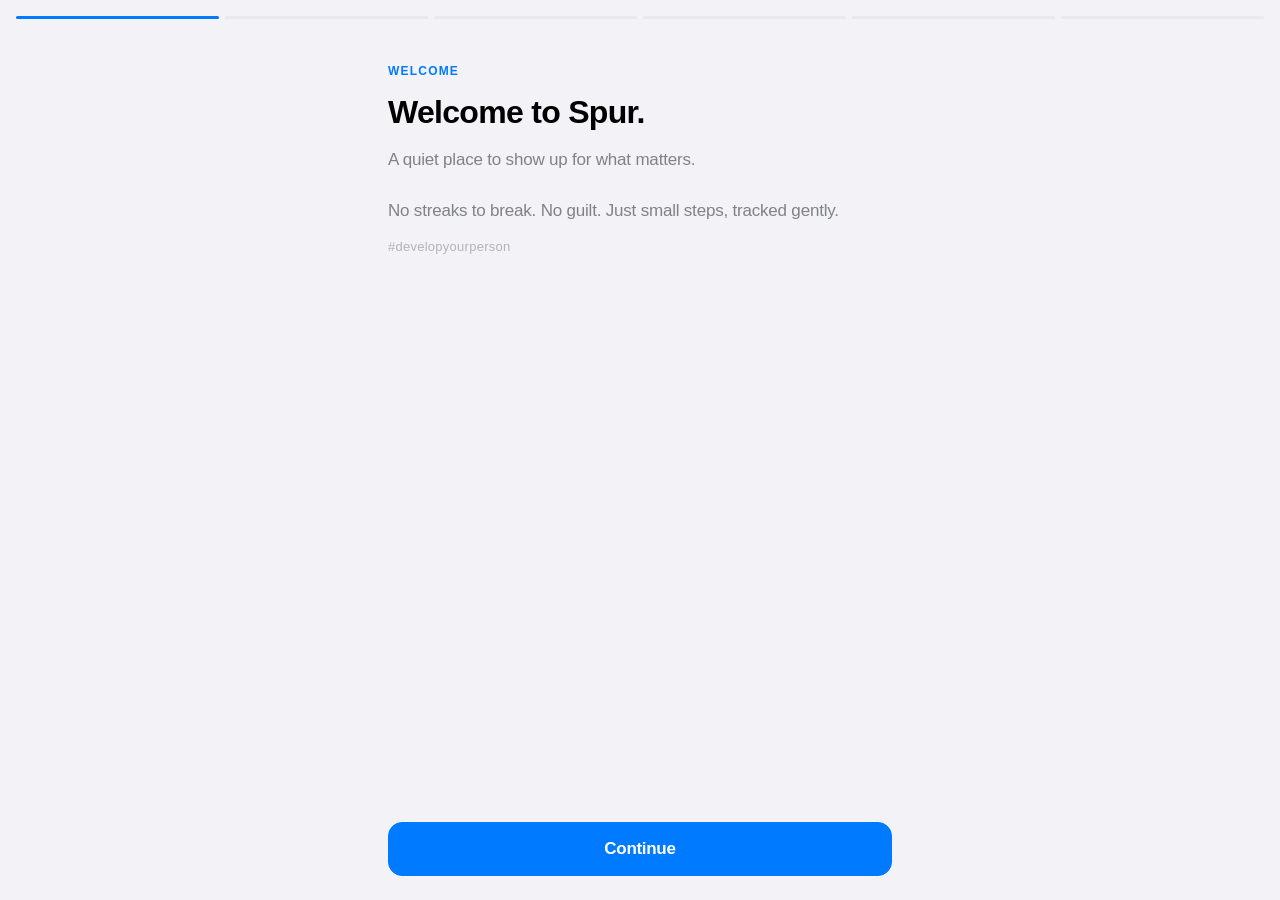
<file: versions/spur-0.17.html>
<!DOCTYPE html>
<html lang="en">
<head>
<meta charset="UTF-8" />
<meta name="viewport" content="width=device-width, initial-scale=1.0, viewport-fit=cover, maximum-scale=1.0, user-scalable=no" />
<meta name="apple-mobile-web-app-capable" content="yes" />
<meta name="apple-mobile-web-app-status-bar-style" content="default" />
<meta name="apple-mobile-web-app-title" content="Spur" />
<meta name="theme-color" content="#F2F2F7" />
<link rel="manifest" href="../manifest.json" />
<title>Spur</title>
<style>
:root{
  --accent:#007AFF;--accent-soft:rgba(0,122,255,.12);--accent-hover:rgba(0,122,255,.08);
  --body:#007AFF;--body-soft:rgba(0,122,255,.12);
  --craft:#5856D6;--craft-soft:rgba(88,86,214,.12);
  --rel:#FF2D55;--rel-soft:rgba(255,45,85,.12);
  --settled:#C9963F;--settled-soft:rgba(201,150,63,.14);
  --success:#34C759;--destructive:#FF3B30;
  --bg:#F2F2F7;--surface:#FFFFFF;--surface-inset:rgba(120,120,128,.08);
  --text:#000000;--text-2:rgba(60,60,67,.62);--text-3:rgba(60,60,67,.34);
  --hairline:rgba(60,60,67,.16);
  --shadow-card:0 1px 3px rgba(0,0,0,.04), 0 1px 1px rgba(0,0,0,.02);
  --r-card:14px;--r-nested:10px;--r-icon:8px;
  --safe-top:env(safe-area-inset-top,0px);--safe-bottom:env(safe-area-inset-bottom,0px);
  --spring:cubic-bezier(.32,.72,0,1);--ease:cubic-bezier(.4,0,.2,1);
  --font:-apple-system,BlinkMacSystemFont,"SF Pro Text","SF Pro Display","Segoe UI",Roboto,sans-serif;
}
[data-theme="dark"]{
  --accent:#0A84FF;--accent-soft:rgba(10,132,255,.18);--accent-hover:rgba(10,132,255,.12);
  --body:#0A84FF;--body-soft:rgba(10,132,255,.18);
  --craft:#7B79E0;--craft-soft:rgba(123,121,224,.18);
  --rel:#FF375F;--rel-soft:rgba(255,55,95,.18);
  --settled:#E8B563;--settled-soft:rgba(232,181,99,.18);
  --bg:#000000;--surface:#1C1C1E;--surface-inset:rgba(120,120,128,.16);
  --text:#FFFFFF;--text-2:rgba(235,235,245,.6);--text-3:rgba(235,235,245,.3);
  --hairline:rgba(84,84,88,.5);--shadow-card:0 1px 3px rgba(0,0,0,.4);
}
*{box-sizing:border-box;-webkit-tap-highlight-color:transparent}
html,body{margin:0;padding:0;font-family:var(--font);background:var(--bg);color:var(--text);height:100%;overflow:hidden;-webkit-font-smoothing:antialiased;overscroll-behavior:none}
button{font-family:inherit}
.app{position:fixed;inset:0;display:grid;grid-template-areas:"sidebar main";grid-template-columns:0 1fr;background:var(--bg)}
.sidebar{grid-area:sidebar;background:var(--bg);border-right:.5px solid var(--hairline);padding:16px;padding-top:calc(16px + var(--safe-top));overflow-y:auto;display:none;flex-direction:column;gap:2px}
.sidebar-brand{font-size:20px;font-weight:700;letter-spacing:-.4px;padding:8px 12px 20px;color:var(--accent)}
.sidebar-item{display:flex;align-items:center;gap:12px;padding:10px 12px;border-radius:9px;border:none;background:none;font-size:15px;font-weight:500;color:var(--text-2);cursor:pointer;text-align:left;letter-spacing:-.2px;width:100%;position:relative;transition:background .15s var(--ease),transform .12s var(--ease)}
.sidebar-item:hover{background:var(--surface-inset)}
.sidebar-item:active{transform:scale(.98)}
.sidebar-item.active{background:var(--accent-soft);color:var(--accent);font-weight:600}
.sidebar-item svg{width:18px;height:18px;stroke:currentColor;stroke-width:1.8;fill:none;flex-shrink:0}
.sidebar-item .badge{margin-left:auto;background:var(--destructive);color:#fff;font-size:11px;font-weight:600;padding:1px 7px;border-radius:9px;min-width:18px;text-align:center}
/* --- Sidebar visual grouping for the 3 pillars --- */
.sidebar-group{display:flex;flex-direction:column;gap:2px;padding:6px 0;margin:2px 0;position:relative}
.sidebar-group::before,.sidebar-group::after{content:"";position:absolute;left:12px;right:12px;height:.5px;background:var(--hairline)}
.sidebar-group::before{top:0}
.sidebar-group::after{bottom:0}
.sidebar-group .sidebar-item.active{background:var(--surface-inset);color:var(--text);font-weight:500}
.sidebar-group .sidebar-item.active::before{content:"";position:absolute;left:0;top:50%;transform:translateY(-50%);width:3px;height:18px;border-radius:2px;background:var(--item-color,var(--accent))}
.main{grid-area:main;display:flex;flex-direction:column;overflow:hidden;position:relative;min-width:0}
.nav{position:relative;display:flex;align-items:center;justify-content:space-between;padding:12px 16px 10px;padding-top:calc(12px + var(--safe-top));background:rgba(249,249,249,.82);backdrop-filter:saturate(180%) blur(20px);-webkit-backdrop-filter:saturate(180%) blur(20px);border-bottom:.5px solid var(--hairline);flex-shrink:0;min-height:44px;z-index:5;transition:transform .3s var(--spring),opacity .25s var(--ease)}
[data-theme="dark"] .nav{background:rgba(28,28,30,.82)}
.nav-logo{font-size:20px;font-weight:700;letter-spacing:-.5px;color:var(--accent);cursor:pointer;background:none;border:none;padding:4px 0;font-family:inherit;transition:opacity .25s var(--ease),transform .25s var(--ease)}
.nav-logo:active{transform:scale(.94)}
.nav.logo-hidden .nav-logo{opacity:0;transform:scale(.9);pointer-events:none}
.nav-title{position:absolute;left:50%;transform:translateX(-50%);font-size:17px;font-weight:600;letter-spacing:-.4px;margin:0;opacity:0;transition:opacity .25s var(--ease)}
.nav-title.visible{opacity:1}
.nav-actions{display:flex;align-items:center;gap:2px}
.nav-btn{background:none;border:none;padding:8px;color:var(--accent);cursor:pointer;display:flex;align-items:center;justify-content:center;border-radius:8px;min-width:38px;height:38px;transition:transform .15s var(--spring)}
.nav-btn:active{transform:scale(.88)}
.nav-btn svg{width:20px;height:20px;stroke:currentColor;stroke-width:2.2;fill:none;stroke-linecap:round;stroke-linejoin:round}
.screens{flex:1;overflow-y:auto;overflow-x:hidden;-webkit-overflow-scrolling:touch}
.screen{display:none}
.screen.active{display:block;animation:screen-in .3s var(--ease)}
@keyframes screen-in{from{opacity:0;transform:translateY(3px)}to{opacity:1;transform:none}}
.content{max-width:680px;margin:0 auto;padding:0 16px;padding-bottom:calc(120px + var(--safe-bottom))}
body.journaling .nav{transform:translateY(-100%);opacity:0;pointer-events:none}
body.journaling .tabbar{transform:translateY(100%);opacity:0;pointer-events:none}
body.journaling .content{padding-bottom:calc(40px + var(--safe-bottom))}
.large-title{font-size:34px;font-weight:700;letter-spacing:-.5px;margin:0;padding:12px 16px 8px;max-width:680px;margin-left:auto;margin-right:auto;line-height:1.15;display:flex;align-items:center;justify-content:space-between}
.large-title-actions{display:flex;gap:4px}
.lt-btn{background:none;border:none;color:var(--accent);font-size:15px;font-weight:500;padding:6px 10px;border-radius:8px;cursor:pointer;letter-spacing:-.2px;transition:background .15s var(--ease),transform .12s var(--ease)}
.lt-btn:active{background:var(--accent-soft);transform:scale(.96)}
.greeting{padding:8px 16px 4px;max-width:680px;margin:0 auto}
.greeting-line{font-size:22px;font-weight:600;letter-spacing:-.5px;color:var(--text);line-height:1.25;animation:greetIn .5s var(--ease)}
.greeting-date{font-size:15px;color:var(--text-2);letter-spacing:-.2px;margin-top:2px;animation:greetIn .55s var(--ease) backwards;animation-delay:.05s}
@keyframes greetIn{from{opacity:0;transform:translateY(4px)}to{opacity:1;transform:none}}
.section-header{display:flex;align-items:center;justify-content:space-between;font-size:13px;font-weight:600;color:var(--text-2);letter-spacing:.02em;text-transform:uppercase;padding:24px 0 8px}
.section-header .header-actions{display:flex;gap:2px;align-items:center}
.edit-toggle{background:none;border:none;color:var(--accent);font-size:13px;font-weight:600;padding:0;cursor:pointer;letter-spacing:.02em;text-transform:uppercase;transition:opacity .15s}
.edit-toggle:active{opacity:.6}
.edit-toggle.reset{color:var(--text-3)}
.edit-toggle.reset:active{opacity:.5}
.group{background:var(--surface);border-radius:var(--r-card);box-shadow:var(--shadow-card);overflow:hidden}
.row{display:flex;align-items:center;gap:12px;padding:13px 16px;min-height:52px;position:relative;cursor:pointer;background:var(--surface);border:none;width:100%;text-align:left;font:inherit;color:inherit;transition:background .3s var(--ease)}
.row.wash{animation:rowWash .9s var(--ease)}
@keyframes rowWash{0%,100%{background:var(--surface)}30%{background:var(--pillar-soft,var(--accent-soft))}}
.row:active{background:var(--surface-inset)}
.row + .row::before{content:"";position:absolute;top:0;left:56px;right:0;height:.5px;background:var(--hairline)}
.row.edit-mode{cursor:default;padding-right:8px}
.row-icon{width:32px;height:32px;border-radius:var(--r-icon);display:flex;align-items:center;justify-content:center;flex-shrink:0;color:#fff}
.row-icon svg{width:18px;height:18px;fill:none;stroke:#fff;stroke-width:1.8;stroke-linecap:round;stroke-linejoin:round}
.row-body{flex:1;min-width:0}
.row-title{font-size:16px;font-weight:500;letter-spacing:-.35px;line-height:1.3;overflow:hidden;text-overflow:ellipsis;white-space:nowrap;transition:color .25s var(--ease)}
.row-sub{font-size:14px;color:var(--text-2);letter-spacing:-.15px;margin-top:2px}
.row.done .row-title{color:var(--text-3)}
.row.done .row-sub{opacity:.5}
.row-value{font-size:16px;color:var(--text-2);letter-spacing:-.35px}
.check{width:24px;height:24px;border-radius:50%;border:1.8px solid var(--text-3);flex-shrink:0;cursor:pointer;transition:all .25s var(--spring);position:relative}
.check.done{background:var(--pillar,var(--accent));border-color:var(--pillar,var(--accent));transform:scale(1.04);animation:checkPop .4s var(--spring)}
.check.done::after{content:"";position:absolute;left:7px;top:3px;width:5px;height:10px;border:solid #fff;border-width:0 2px 2px 0;transform:rotate(45deg)}
.check.settled{background:var(--settled);border-color:var(--settled);animation:none}
@keyframes checkPop{0%{transform:scale(.85);box-shadow:0 0 0 0 var(--pillar-soft,var(--accent-soft))}60%{transform:scale(1.14);box-shadow:0 0 0 10px transparent}100%{transform:scale(1.04);box-shadow:0 0 0 0 transparent}}
.edit-actions{display:flex;align-items:center;gap:2px;flex-shrink:0}
.icon-btn{background:none;border:none;padding:8px;border-radius:8px;cursor:pointer;color:var(--text-2);display:flex;align-items:center;justify-content:center;transition:background .15s,transform .12s var(--ease)}
.icon-btn:active{background:var(--surface-inset);transform:scale(.9)}
.icon-btn svg{width:18px;height:18px;stroke:currentColor;stroke-width:2;fill:none;stroke-linecap:round;stroke-linejoin:round}
.icon-btn.destructive{color:var(--destructive)}
.add-habit-row{background:transparent;border-top:.5px solid var(--hairline);color:var(--accent);font-size:15px;font-weight:500;padding:14px 16px;width:100%;text-align:left;display:flex;align-items:center;gap:8px;cursor:pointer}
.add-habit-row svg{width:16px;height:16px;stroke:currentColor;stroke-width:2.4;fill:none;stroke-linecap:round}
.hero{background:var(--surface);border-radius:var(--r-card);box-shadow:var(--shadow-card);padding:24px 20px;display:flex;align-items:center;gap:20px;position:relative;transition:box-shadow .5s var(--ease)}
.hero.flash{animation:heroFlash .9s var(--ease)}
@keyframes heroFlash{0%,100%{box-shadow:var(--shadow-card)}30%{box-shadow:0 0 0 3px var(--pillar,var(--accent)),0 8px 24px var(--pillar-soft,var(--accent-soft))}}
.ring{position:relative;width:88px;height:88px;flex-shrink:0;transition:transform .5s var(--spring)}
.ring.breath{animation:ringBreath .6s var(--ease)}
@keyframes ringBreath{0%,100%{transform:scale(1)}40%{transform:scale(1.05)}}
.ring svg{transform:rotate(-90deg);display:block}
.ring-track{fill:none;stroke:var(--pillar-soft,var(--accent-soft));stroke-width:6}
.ring-fill{fill:none;stroke:var(--pillar,var(--accent));stroke-width:6;stroke-linecap:round;transition:stroke-dashoffset .9s var(--spring)}
.ring-label{position:absolute;inset:0;display:flex;align-items:center;justify-content:center;font-size:20px;font-weight:600;letter-spacing:-.6px}
.hero-info{flex:1;min-width:0}
.hero-number{font-size:26px;font-weight:600;letter-spacing:-.7px;line-height:1.15}
.hero-label{font-size:15px;color:var(--text-2);letter-spacing:-.2px;margin-top:2px}
.hero-streak{margin-top:10px;font-size:14px;font-weight:500;color:var(--pillar,var(--accent));letter-spacing:-.15px;display:flex;align-items:center;gap:5px}
.hero-streak svg{width:13px;height:13px;fill:currentColor;stroke:none}
.hero-msg{position:absolute;bottom:8px;right:20px;font-size:12px;font-weight:600;color:var(--pillar,var(--accent));opacity:0;pointer-events:none;transition:opacity .3s var(--ease)}
.hero-msg.show{opacity:1;animation:msgIn 1.8s var(--ease)}
@keyframes msgIn{0%{opacity:0;transform:translateY(4px)}15%{opacity:1;transform:translateY(0)}70%{opacity:1}100%{opacity:0;transform:translateY(0)}}
.month-counter{margin-top:8px;font-size:12px;color:var(--text-2);letter-spacing:-.1px}
.month-counter strong{color:var(--pillar,var(--accent));font-weight:600}
.week{background:var(--surface);border-radius:var(--r-card);box-shadow:var(--shadow-card);padding:16px 12px;display:flex;justify-content:space-between;gap:4px}
.day{flex:1;display:flex;flex-direction:column;align-items:center;gap:7px;position:relative;cursor:pointer;background:none;border:none;padding:4px 0;font-family:inherit;border-radius:8px;transition:background .15s}
.day:active{background:var(--surface-inset)}
.dot{width:26px;height:26px;border-radius:50%;background:var(--surface-inset);display:flex;align-items:center;justify-content:center;font-size:12px;font-weight:700;color:var(--text-3);transition:all .3s var(--spring);position:relative}
.dot.done{background:var(--pillar,var(--accent));color:#fff;transform:scale(1.05);animation:dotPulse .5s var(--spring)}
@keyframes dotPulse{0%{transform:scale(.8)}60%{transform:scale(1.12)}100%{transform:scale(1.05)}}
.dot.partial{background:var(--pillar-soft,var(--accent-soft));color:var(--pillar,var(--accent))}
.dot.today{box-shadow:0 0 0 2px var(--pillar,var(--accent))}
.dot .jdot{position:absolute;bottom:-5px;left:50%;transform:translateX(-50%);width:4px;height:4px;border-radius:50%;background:var(--pillar,var(--accent));opacity:.6}
.day-label{font-size:11px;font-weight:600;color:var(--text-2)}
.day.today .day-label{color:var(--pillar,var(--accent))}
.journal{background:var(--surface);border-radius:var(--r-card);box-shadow:var(--shadow-card);padding:16px;transition:box-shadow .4s var(--ease),transform .3s var(--spring)}
.journal.pulse{animation:journalPulse 1s var(--ease)}
@keyframes journalPulse{0%,100%{box-shadow:var(--shadow-card)}40%{box-shadow:0 0 0 3px var(--pillar-soft,var(--accent-soft))}}
.journal.focused{box-shadow:0 0 0 3px var(--pillar-soft,var(--accent-soft)), var(--shadow-card)}
.journal textarea{width:100%;background:transparent;border:none;font-family:inherit;font-size:16px;color:var(--text);outline:none;resize:none;letter-spacing:-.35px;line-height:1.45;overflow:hidden;transition:height .32s var(--spring);min-height:48px;display:block}
.journal textarea::placeholder{color:var(--text-3)}
.journal-meta{display:flex;justify-content:space-between;align-items:center;margin-top:8px;font-size:13px;color:var(--text-3)}
.journal-saved{color:var(--success);font-weight:600;opacity:0;transition:opacity .3s var(--ease);display:inline-flex;align-items:center;gap:5px}
.journal-saved.show{opacity:1}
.journal-saved::before{content:"";width:6px;height:6px;border-radius:50%;background:var(--success);opacity:.9}
.journal-saved:not(.show)::before{opacity:0}
/* ---- Dynamic journal label ---- */
.note{text-align:center;color:var(--text-3);font-size:13px;padding:16px 24px 0;line-height:1.5;white-space:nowrap;overflow:hidden;text-overflow:ellipsis;transition:color .3s var(--ease),padding .3s var(--ease),background .3s var(--ease)}
.note.pop{animation:labelPop .55s var(--spring)}
.note.flash{animation:labelPop .55s var(--spring),labelFlash 1.2s var(--ease)}
@keyframes labelPop{
  0%{transform:scale(1)}
  25%{transform:scale(1.12)}
  55%{transform:scale(.97)}
  100%{transform:scale(1)}
}
@keyframes labelFlash{
  0%{color:var(--pillar,var(--accent))}
  100%{color:var(--text-3)}
}
/* When the journal is focused, the label sticks above the keyboard */
.note.sticky{
  position:fixed;
  left:0;right:0;
  bottom:var(--kb-offset,0px);
  background:var(--bg);
  padding:12px 24px;
  margin:0;
  z-index:50;
  border-top:.5px solid var(--hairline);
  box-shadow:0 -2px 12px rgba(0,0,0,.03);
  animation:none;
}
.note.sticky.pop{animation:labelPop .55s var(--spring)}
.note.sticky.flash{animation:labelPop .55s var(--spring),labelFlash 1.2s var(--ease)}
.stat-grid{display:grid;grid-template-columns:1fr 1fr;gap:12px}
.stat{background:var(--surface);border-radius:var(--r-card);box-shadow:var(--shadow-card);padding:16px;transition:transform .15s var(--spring)}
.stat:active{transform:scale(.98)}
.stat-value{font-size:32px;font-weight:600;letter-spacing:-1px;line-height:1.1}
.stat-label{font-size:13px;color:var(--text-2);margin-top:4px}
.chart-wrap{background:var(--surface);border-radius:var(--r-card);box-shadow:var(--shadow-card);padding:20px 16px 44px;height:180px}
.chart{display:flex;align-items:flex-end;justify-content:space-between;height:100%;gap:10px}
.bar{flex:1;background:var(--pillar,var(--accent));border-radius:6px 6px 3px 3px;position:relative;min-height:5px;opacity:.9;transition:height .7s var(--spring)}
.bar span{position:absolute;bottom:-24px;left:50%;transform:translateX(-50%);font-size:11px;font-weight:600;color:var(--text-2)}
.money-week{background:var(--surface);border-radius:var(--r-card);box-shadow:var(--shadow-card);padding:8px 16px}
.money-week-row{display:flex;justify-content:space-between;align-items:center;padding:10px 0}
.money-week-row + .money-week-row{border-top:.5px solid var(--hairline)}
.money-week-row .label{font-size:14px;color:var(--text-2)}
.money-week-row .value{font-size:15px;font-weight:600;letter-spacing:-.3px}
.money-week-row .value.in{color:var(--success)}
.money-week-row .value.out{color:var(--destructive)}
/* ---- Money card on Finance pillar ---- */
.money-card{background:var(--surface);border-radius:var(--r-card);box-shadow:var(--shadow-card);padding:18px 20px;margin-bottom:4px}
.money-card-head{display:flex;justify-content:space-between;align-items:baseline;margin-bottom:14px}
.money-card-title{font-size:13px;font-weight:600;color:var(--text-2);letter-spacing:.02em;text-transform:uppercase}
.money-card-net{font-size:15px;font-weight:600;letter-spacing:-.3px}
.money-card-net.in{color:var(--success)}
.money-card-net.out{color:var(--destructive)}
.money-card-totals{display:flex;gap:24px;margin-bottom:16px}
.money-card-total .mc-label{font-size:12px;color:var(--text-2);letter-spacing:-.1px;margin-bottom:2px}
.money-card-total .mc-value{font-size:20px;font-weight:600;letter-spacing:-.6px;line-height:1.1}
.money-card-total.in .mc-value{color:var(--success)}
.money-card-total.out .mc-value{color:var(--destructive)}
.money-card-actions{display:flex;gap:10px}
.money-card-btn{flex:1;padding:12px;border-radius:12px;border:1px solid var(--hairline);background:var(--bg);color:var(--text);font-size:15px;font-weight:600;letter-spacing:-.2px;cursor:pointer;transition:transform .15s var(--spring),background .15s var(--ease)}
.money-card-btn:active{transform:scale(.97)}
.money-card-btn.primary{background:var(--pillar,var(--accent));border-color:var(--pillar,var(--accent));color:#fff}
/* ---- Money history sheet ---- */
.money-history-group{background:var(--surface);border-radius:var(--r-card);box-shadow:var(--shadow-card);overflow:hidden;margin-bottom:12px}
.money-history-date{font-size:12px;font-weight:600;color:var(--text-2);letter-spacing:.02em;text-transform:uppercase;padding:10px 16px 6px;background:var(--bg)}
.money-history-row{display:flex;align-items:center;gap:12px;padding:12px 16px;position:relative;background:var(--surface)}
.money-history-row + .money-history-row::before{content:"";position:absolute;top:0;left:16px;right:16px;height:.5px;background:var(--hairline)}
.money-history-body{flex:1;min-width:0}
.money-history-narration{font-size:15px;font-weight:500;letter-spacing:-.3px;line-height:1.3;overflow:hidden;text-overflow:ellipsis;white-space:nowrap}
.money-history-narration.empty{color:var(--text-3);font-style:italic;font-weight:400}
.money-history-amount{font-size:16px;font-weight:600;letter-spacing:-.4px;flex-shrink:0}
.money-history-amount.in{color:var(--success)}
.money-history-amount.out{color:var(--destructive)}
.money-history-del{background:none;border:none;padding:6px;margin-left:2px;border-radius:6px;color:var(--text-3);cursor:pointer;display:flex;align-items:center;justify-content:center;flex-shrink:0;transition:color .15s,background .15s,transform .12s}
.money-history-del:active{background:var(--surface-inset);transform:scale(.9);color:var(--destructive)}
.money-history-del svg{width:16px;height:16px;stroke:currentColor;stroke-width:2.2;fill:none;stroke-linecap:round}
.switch{position:relative;display:inline-block;width:51px;height:31px;flex-shrink:0}
.switch input{opacity:0;width:0;height:0}
.slider{position:absolute;cursor:pointer;inset:0;background:rgba(120,120,128,.2);border-radius:31px;transition:.28s var(--spring)}
.slider::before{content:"";position:absolute;height:27px;width:27px;left:2px;bottom:2px;background:#fff;border-radius:50%;transition:.28s var(--spring);box-shadow:0 2px 5px rgba(0,0,0,.18)}
input:checked + .slider{background:var(--success)}
input:checked + .slider::before{transform:translateX(20px)}
.empty{text-align:center;color:var(--text-2);font-size:15px;padding:56px 24px;line-height:1.5;animation:fadeIn .4s var(--ease)}
@keyframes fadeIn{from{opacity:0}to{opacity:1}}
/* ============================================
   TAB BAR — 5 slots, pillar group in the middle
   ============================================ */
.tabbar{position:absolute;left:0;right:0;bottom:0;display:grid;grid-template-columns:repeat(5,1fr);align-items:end;background:rgba(249,249,249,.86);backdrop-filter:saturate(180%) blur(22px);-webkit-backdrop-filter:saturate(180%) blur(22px);border-top:.5px solid var(--hairline);padding:8px 8px 6px;padding-bottom:calc(6px + var(--safe-bottom));z-index:20;transition:transform .3s var(--spring),opacity .25s var(--ease)}
[data-theme="dark"] .tabbar{background:rgba(28,28,30,.86)}
.tab-slot{display:flex;flex-direction:column;align-items:center;justify-content:flex-end;position:relative;z-index:2;min-height:44px}
.tab{background:none;border:none;display:flex;flex-direction:column;align-items:center;gap:3px;padding:6px 0;color:var(--text-2);font-size:10px;font-weight:600;cursor:pointer;position:relative;transition:color .15s var(--ease);font-family:inherit;width:100%}
.tab.active{color:var(--accent)}
.tab svg{width:26px;height:26px;stroke:currentColor;stroke-width:1.7;fill:none;stroke-linecap:round;stroke-linejoin:round;transition:transform .2s var(--spring)}
.tab:active svg{transform:scale(.88)}
.tab .badge{position:absolute;top:2px;right:calc(50% - 18px);background:var(--destructive);color:#fff;font-size:11px;font-weight:600;border-radius:9px;padding:1px 6px;min-width:18px;text-align:center;line-height:14px}
/* The container around the middle 3 pillar slots */
.pillar-cluster{grid-column:2/span 3;display:grid;grid-template-columns:repeat(3,1fr);align-items:end;position:relative;background:rgba(60,60,67,.07);border:1px solid rgba(60,60,67,.06);border-radius:22px;padding:6px 4px;margin:0 2px;transition:background .2s var(--ease)}
[data-theme="dark"] .pillar-cluster{background:rgba(120,120,128,.14);border-color:rgba(120,120,128,.1)}
.pillar-cluster .tab-slot{padding:2px 0;min-height:auto}
/* Pillar dot buttons */
.pillar-dot{width:38px;height:38px;border-radius:50%;border:none;cursor:pointer;display:flex;align-items:center;justify-content:center;transition:transform .2s var(--spring),background .2s var(--ease),box-shadow .2s var(--ease);background:var(--dot-soft);padding:0;position:relative;margin:0 auto}
.pillar-dot svg{width:19px;height:19px;stroke:var(--dot-color);stroke-width:1.9;fill:none;stroke-linecap:round;stroke-linejoin:round;transition:stroke .2s var(--ease);opacity:.78}
.pillar-dot:active{transform:scale(.9)}
.pillar-dot.active{background:var(--dot-color);transform:scale(1.08);box-shadow:0 3px 10px var(--dot-shadow)}
.pillar-dot.active svg{stroke:#fff;opacity:1}
.overlay{position:fixed;inset:0;background:rgba(0,0,0,.4);opacity:0;pointer-events:none;transition:opacity .3s var(--ease);z-index:100}
.overlay.active{opacity:1;pointer-events:auto}
.sheet{position:fixed;left:0;right:0;bottom:0;background:var(--bg);border-radius:20px 20px 0 0;transform:translateY(100%);transition:transform .38s var(--spring);z-index:101;padding-bottom:calc(16px + var(--safe-bottom));max-height:88%;display:flex;flex-direction:column;overflow:hidden}
.sheet.active{transform:translateY(0)}
.sheet-handle{width:36px;height:5px;background:var(--text-3);border-radius:3px;margin:8px auto 4px}
.sheet-header{display:flex;justify-content:space-between;align-items:center;padding:8px 16px 12px;border-bottom:.5px solid var(--hairline)}
.sheet-title{font-size:17px;font-weight:600;letter-spacing:-.4px;margin:0}
.sheet-btn{background:none;border:none;color:var(--accent);font-size:16px;padding:6px 4px;cursor:pointer;border-radius:6px;transition:opacity .15s,transform .12s}
.sheet-btn:active{opacity:.5;transform:scale(.96)}
.sheet-btn.bold{font-weight:600}
.sheet-body{padding:20px 16px;overflow-y:auto}
.field{margin-bottom:20px}
.field-label{font-size:13px;font-weight:600;color:var(--text-2);text-transform:uppercase;letter-spacing:.04em;margin-bottom:8px;padding-left:4px}
.field-input{width:100%;background:var(--surface);border:1px solid var(--hairline);border-radius:var(--r-nested);padding:12px 14px;font-size:16px;font-family:inherit;color:var(--text);outline:none;letter-spacing:-.35px;transition:border-color .15s,box-shadow .15s}
.field-input:focus{border-color:var(--accent);box-shadow:0 0 0 3px var(--accent-soft)}
.chip-row{display:flex;gap:8px;flex-wrap:wrap}
.chip{background:var(--surface);border:1px solid var(--hairline);border-radius:var(--r-nested);padding:10px 16px;font-size:15px;color:var(--text);cursor:pointer;letter-spacing:-.2px;transition:transform .15s var(--spring),background .15s}
.chip:active{transform:scale(.96)}
.chip.selected{background:var(--accent);color:#fff;border-color:var(--accent);font-weight:500;transform:scale(1.02)}
/* ---- Suggestions row inside habit sheet ---- */
.suggestion-row{display:flex;gap:8px;flex-wrap:wrap}
.suggestion-chip{display:inline-flex;align-items:center;gap:8px;background:var(--surface);border:1px solid var(--hairline);border-radius:var(--r-nested);padding:9px 14px;font-size:14px;color:var(--text);cursor:pointer;letter-spacing:-.2px;transition:transform .15s var(--spring),background .15s,border-color .15s}
.suggestion-chip:active{transform:scale(.96)}
.suggestion-chip svg{width:16px;height:16px;stroke:currentColor;stroke-width:1.8;fill:none;stroke-linecap:round;stroke-linejoin:round;flex-shrink:0}
.suggestion-chip.used{opacity:.4;cursor:default;background:var(--surface-inset);border-color:transparent}
.suggestion-chip.used:active{transform:none}
.suggestion-empty{font-size:13px;color:var(--text-3);padding:4px 0;font-style:italic}
.icon-picker{display:grid;grid-template-columns:repeat(6,1fr);gap:8px}
.icon-opt{aspect-ratio:1;background:var(--surface);border:2px solid transparent;border-radius:10px;cursor:pointer;display:flex;align-items:center;justify-content:center;padding:0;transition:all .15s var(--spring)}
.icon-opt:active{transform:scale(.94)}
.icon-opt.selected{border-color:var(--accent);background:var(--accent-soft)}
.icon-opt svg{width:22px;height:22px;stroke:var(--text);stroke-width:1.8;fill:none;stroke-linecap:round;stroke-linejoin:round}
.icon-opt.selected svg{stroke:var(--accent)}
.color-picker{display:flex;gap:10px;flex-wrap:wrap}
.color-opt{width:36px;height:36px;border-radius:50%;border:3px solid transparent;cursor:pointer;transition:all .15s var(--spring);position:relative}
.color-opt:active{transform:scale(.94)}
.color-opt.selected{border-color:var(--text);transform:scale(1.05)}
.float-dot{position:fixed;pointer-events:none;width:6px;height:6px;border-radius:50%;z-index:200;animation:floatDot .9s var(--ease) forwards}
@keyframes floatDot{0%{opacity:0;transform:translateY(0) scale(.6)}20%{opacity:1;transform:translateY(-4px) scale(1)}100%{opacity:0;transform:translateY(-28px) scale(.9)}}
.today-strip{display:grid;grid-template-columns:1fr 1fr 1fr;gap:10px;margin-bottom:4px}
.today-pillar{background:var(--surface);border-radius:var(--r-card);box-shadow:var(--shadow-card);padding:14px 12px;display:flex;flex-direction:column;align-items:center;gap:8px;cursor:pointer;border:none;font-family:inherit;text-align:center;transition:transform .15s var(--spring)}
.today-pillar:active{transform:scale(.96)}
.today-pillar-ring{position:relative;width:44px;height:44px}
.today-pillar-ring svg{transform:rotate(-90deg);display:block}
.today-pillar-ring .track{fill:none;stroke:currentColor;opacity:.15;stroke-width:4}
.today-pillar-ring .fill{fill:none;stroke:currentColor;stroke-width:4;stroke-linecap:round;transition:stroke-dashoffset .6s var(--spring)}
.today-pillar-label{font-size:12px;font-weight:600;color:var(--text);letter-spacing:-.1px}
.today-pillar-pct{font-size:10px;font-weight:600;color:var(--text-2);position:absolute;inset:0;display:flex;align-items:center;justify-content:center}
.reminders-group{background:var(--surface);border-radius:var(--r-card);box-shadow:var(--shadow-card);overflow:hidden}
.done-separator{font-size:12px;font-weight:600;color:var(--text-3);text-transform:uppercase;letter-spacing:.06em;padding:14px 16px 8px;border-top:.5px solid var(--hairline)}
.reminders-group .row{animation:rowSlideIn .4s var(--spring)}
@keyframes rowSlideIn{from{opacity:0;transform:translateY(-8px)}to{opacity:1;transform:translateY(0)}}
.row.is-new{animation:newRowIn .6s var(--spring)}
@keyframes newRowIn{0%{opacity:0;transform:translateY(-10px)}100%{opacity:1;transform:translateY(0)}}
.row.is-new::after{content:"NEW";position:absolute;top:14px;right:14px;font-size:9px;font-weight:700;letter-spacing:.08em;color:var(--accent);background:var(--accent-soft);padding:3px 6px;border-radius:6px;opacity:0;animation:newFadeIn .8s var(--ease) .15s forwards}
@keyframes newFadeIn{to{opacity:1}}
.row.is-new .check{margin-right:28px}
.cal-header{display:flex;align-items:center;justify-content:space-between;padding:0 4px 16px}
.cal-title{font-size:20px;font-weight:700;letter-spacing:-.4px}
.cal-nav{display:flex;gap:4px}
.cal-nav button{background:var(--surface);border:1px solid var(--hairline);border-radius:8px;width:36px;height:36px;display:flex;align-items:center;justify-content:center;cursor:pointer;color:var(--accent);font-size:16px;transition:transform .15s var(--spring),background .15s}
.cal-nav button:active{background:var(--surface-inset);transform:scale(.92)}
.cal-weekdays{display:grid;grid-template-columns:repeat(7,1fr);gap:4px;margin-bottom:6px}
.cal-weekday{text-align:center;font-size:11px;font-weight:600;color:var(--text-2);text-transform:uppercase;letter-spacing:.04em;padding:6px 0}
.cal-grid{display:grid;grid-template-columns:repeat(7,1fr);gap:4px}
.cal-day{aspect-ratio:1;background:var(--surface);border-radius:10px;border:none;cursor:pointer;display:flex;flex-direction:column;align-items:center;justify-content:center;font-family:inherit;position:relative;padding:0;transition:transform .15s var(--spring)}
.cal-day:active{transform:scale(.94)}
.cal-day.empty{background:transparent;cursor:default;pointer-events:none}
.cal-day .num{font-size:14px;font-weight:600;color:var(--text);line-height:1}
.cal-day.today{border:2px solid var(--cal-pillar,var(--accent))}
.cal-day.full{background:var(--cal-pillar,var(--accent));color:#fff}
.cal-day.full .num{color:#fff}
.cal-day.partial{background:var(--cal-pillar-soft,var(--accent-soft))}
.cal-day .cal-dots{position:absolute;bottom:4px;display:flex;gap:3px}
.cal-dot{width:5px;height:5px;border-radius:50%;background:var(--cal-pillar,var(--accent))}
.cal-day.full .cal-dot{background:#fff}
.cal-legend{display:flex;gap:14px;justify-content:center;padding:16px 0 0;font-size:12px;color:var(--text-2)}
.cal-legend span{display:flex;align-items:center;gap:5px}
.cal-legend .leg-dot{width:8px;height:8px;border-radius:50%;background:var(--cal-pillar,var(--accent))}
.cal-legend .leg-dot.soft{background:var(--cal-pillar-soft,var(--accent-soft))}
.day-detail-header{padding:0 0 12px}
.day-detail-date{font-size:22px;font-weight:700;letter-spacing:-.5px}
.day-detail-weekday{font-size:13px;color:var(--text-2);margin-top:2px}
.day-detail-streak{display:inline-flex;align-items:center;gap:5px;margin-top:8px;padding:5px 10px;border-radius:999px;font-size:12px;font-weight:600}
.day-detail-streak svg{width:12px;height:12px;fill:currentColor}
.day-detail-journal{background:var(--surface);border-radius:var(--r-nested);padding:14px 16px;margin-top:12px;font-size:15px;color:var(--text);line-height:1.5;letter-spacing:-.2px;white-space:pre-wrap}
.day-detail-journal.empty{color:var(--text-3);font-style:italic}
.day-detail-empty{text-align:center;color:var(--text-2);font-size:15px;padding:40px 24px;line-height:1.5}
.day-detail-actions{padding-top:16px;display:flex;gap:8px}
.day-detail-actions button{flex:1;padding:12px;border-radius:10px;border:1px solid var(--hairline);background:var(--surface);color:var(--text);font-size:15px;font-weight:600;cursor:pointer;transition:transform .15s var(--spring)}
.day-detail-actions button:active{transform:scale(.98)}
.review-card-today{background:linear-gradient(135deg,var(--craft),#7B79E0);border-radius:var(--r-card);padding:20px;color:#fff;cursor:pointer;border:none;text-align:left;width:100%;font-family:inherit;margin-bottom:4px;box-shadow:0 4px 14px rgba(88,86,214,.25);transition:transform .15s var(--spring),box-shadow .15s}
.review-card-today:active{transform:scale(.97)}
.review-card-today .rc-label{font-size:11px;font-weight:700;letter-spacing:.08em;text-transform:uppercase;opacity:.85;margin-bottom:6px}
.review-card-today .rc-title{font-size:20px;font-weight:700;letter-spacing:-.4px;margin-bottom:4px}
.review-card-today .rc-text{font-size:14px;opacity:.92;line-height:1.4;letter-spacing:-.15px}
.review-card-today .rc-action{display:inline-block;margin-top:14px;background:rgba(255,255,255,.2);color:#fff;font-size:13px;font-weight:700;padding:8px 14px;border-radius:999px}
.review-card-today.done-today{background:var(--surface);color:var(--text);box-shadow:var(--shadow-card)}
.review-card-today.done-today .rc-label{color:var(--craft);opacity:1}
.review-card-today.done-today .rc-title{color:var(--text)}
.review-card-today.done-today .rc-text{color:var(--text-2)}
.review-card-today.done-today .rc-action{background:var(--accent-soft);color:var(--accent)}
.review-flow{position:fixed;inset:0;background:var(--bg);z-index:300;display:none;flex-direction:column;padding-top:var(--safe-top);padding-bottom:var(--safe-bottom)}
.review-flow.active{display:flex;animation:fadeIn .3s var(--ease)}
.review-topbar{display:flex;align-items:center;justify-content:space-between;padding:16px 20px 8px;flex-shrink:0}
.review-progress-text{font-size:13px;font-weight:600;color:var(--text-2)}
.review-skip-x{background:none;border:none;padding:8px;color:var(--text-2);font-size:15px;font-weight:500;cursor:pointer;transition:opacity .15s}
.review-skip-x:active{opacity:.6}
.review-progress-bar{height:3px;background:var(--surface-inset);margin:0 20px 24px;border-radius:2px;overflow:hidden;flex-shrink:0}
.review-progress-fill{height:100%;background:var(--craft);transition:width .5s var(--spring);border-radius:2px}
.review-content{flex:1;overflow-y:auto;padding:0 24px 24px;display:flex;flex-direction:column;max-width:640px;width:100%;margin:0 auto}
.review-pillar-chip{display:inline-flex;align-items:center;gap:6px;padding:5px 12px;border-radius:999px;font-size:12px;font-weight:700;letter-spacing:.04em;text-transform:uppercase;margin-bottom:20px;align-self:flex-start}
.review-question{font-size:28px;font-weight:700;letter-spacing:-.6px;line-height:1.2;margin:0 0 20px;color:var(--text);animation:greetIn .4s var(--ease)}
.review-textarea{width:100%;background:var(--surface);border:1px solid var(--hairline);border-radius:var(--r-nested);padding:16px;font-size:17px;font-family:inherit;color:var(--text);letter-spacing:-.35px;line-height:1.5;outline:none;resize:none;min-height:160px;transition:border-color .15s,box-shadow .15s}
.review-textarea:focus{border-color:var(--craft);box-shadow:0 0 0 3px var(--craft-soft)}
.review-textarea::placeholder{color:var(--text-3)}
.review-bottom{display:flex;align-items:center;justify-content:space-between;padding:16px 20px 20px;flex-shrink:0;gap:12px;border-top:.5px solid var(--hairline);background:var(--bg)}
.review-btn{padding:14px 24px;border-radius:12px;border:1px solid var(--hairline);background:var(--surface);color:var(--text);font-size:16px;font-weight:600;letter-spacing:-.25px;cursor:pointer;transition:transform .15s var(--spring)}
.review-btn:active{transform:scale(.97)}
.review-btn.primary{background:var(--craft);color:#fff;border-color:var(--craft);flex:1}
.review-btn.ghost{background:none;border-color:transparent;color:var(--text-2);font-weight:500}
.review-done{flex:1;display:flex;flex-direction:column;align-items:center;justify-content:center;padding:32px 24px;text-align:center}
.review-done-emoji{font-size:64px;margin-bottom:20px;animation:pop .6s var(--spring)}
@keyframes pop{0%{transform:scale(.3);opacity:0}60%{transform:scale(1.1)}100%{transform:scale(1);opacity:1}}
.review-done-title{font-size:28px;font-weight:700;letter-spacing:-.6px;margin:0 0 8px}
.review-done-sub{font-size:16px;color:var(--text-2);line-height:1.5;max-width:340px;margin-bottom:32px}
.past-review-card{background:var(--surface);border-radius:var(--r-card);box-shadow:var(--shadow-card);padding:16px;margin-bottom:10px;cursor:pointer;border:none;text-align:left;width:100%;font-family:inherit;transition:transform .15s var(--spring)}
.past-review-card:active{transform:scale(.98)}
.past-review-week{font-size:12px;font-weight:700;color:var(--craft);letter-spacing:.04em;text-transform:uppercase;margin-bottom:6px}
.past-review-preview{font-size:15px;color:var(--text);line-height:1.45;overflow:hidden;display:-webkit-box;-webkit-line-clamp:2;-webkit-box-orient:vertical}
.review-detail-qa{margin-bottom:20px}
.review-detail-q{font-size:13px;font-weight:700;color:var(--craft);letter-spacing:.02em;margin-bottom:6px}
.review-detail-a{font-size:16px;color:var(--text);line-height:1.5;white-space:pre-wrap}
.review-detail-a.empty{color:var(--text-3);font-style:italic}
.version{text-align:center;font-size:12px;color:var(--text-3);padding:32px 16px 4px}
.version-hash{text-align:center;font-size:11px;color:var(--text-3);padding:0 16px 16px;letter-spacing:.04em;opacity:.7}
/* ---- Onboarding ---- */
.onboarding-flow{position:fixed;inset:0;background:var(--bg);z-index:400;display:none;flex-direction:column;padding-top:var(--safe-top);padding-bottom:var(--safe-bottom);overflow:hidden}
.onboarding-flow.active{display:flex}
.ob-progress{position:absolute;top:calc(16px + var(--safe-top));left:16px;right:16px;display:flex;gap:6px;z-index:2}
.ob-progress-dot{flex:1;height:3px;border-radius:2px;background:var(--surface-inset);transition:background .3s var(--ease)}
.ob-progress-dot.active{background:var(--accent)}
.ob-content{flex:1;display:flex;flex-direction:column;padding:64px 28px 24px;max-width:560px;width:100%;margin:0 auto;overflow-y:auto}
.ob-eyebrow{font-size:12px;font-weight:700;letter-spacing:.1em;color:var(--accent);text-transform:uppercase;margin-bottom:16px;opacity:0;animation:greetIn .5s var(--ease) .05s forwards}
.ob-title{font-size:32px;font-weight:700;letter-spacing:-.7px;line-height:1.15;margin:0 0 16px;color:var(--text);opacity:0;animation:greetIn .5s var(--ease) .1s forwards}
.ob-body{font-size:17px;color:var(--text-2);letter-spacing:-.2px;line-height:1.5;margin:0 0 24px;opacity:0;animation:greetIn .5s var(--ease) .15s forwards}
.ob-body strong{color:var(--text);font-weight:600}
.ob-body em{font-style:italic;color:var(--text);font-weight:500}
.ob-hash{font-size:13px;color:var(--text-3);letter-spacing:.02em;margin-top:-8px;margin-bottom:24px;opacity:0;animation:greetIn .5s var(--ease) .2s forwards}
.ob-learn-link{background:none;border:none;color:var(--accent);font-size:15px;font-weight:600;padding:8px 0;cursor:pointer;letter-spacing:-.2px;align-self:flex-start;margin-bottom:8px;transition:opacity .15s}
.ob-learn-link:active{opacity:.6}
.ob-bottom{padding:16px 28px 24px;max-width:560px;width:100%;margin:0 auto;display:flex;flex-direction:column;gap:10px;flex-shrink:0}
.ob-btn{padding:16px 24px;border-radius:14px;border:1px solid var(--hairline);background:var(--surface);color:var(--text);font-size:17px;font-weight:600;letter-spacing:-.3px;cursor:pointer;width:100%;transition:transform .15s var(--spring),opacity .15s}
.ob-btn:active{transform:scale(.98)}
.ob-btn.primary{background:var(--accent);color:#fff;border-color:var(--accent)}
.ob-btn.primary[disabled]{opacity:.4;cursor:default}
.ob-btn.ghost{background:none;border-color:transparent;color:var(--text-2);font-weight:500;font-size:15px}
.ob-layers{display:flex;flex-direction:column;gap:24px;opacity:0;animation:greetIn .5s var(--ease) .15s forwards}
.ob-layer-head{font-size:12px;font-weight:700;letter-spacing:.08em;text-transform:uppercase;color:var(--text-2);margin-bottom:10px;padding-left:4px}
.ob-pillars{display:flex;flex-direction:column;gap:8px}
.ob-pillar{display:flex;align-items:center;gap:12px;padding:14px 16px;background:var(--surface);border:2px solid transparent;border-radius:12px;cursor:pointer;text-align:left;font-family:inherit;width:100%;transition:all .15s var(--spring);box-shadow:var(--shadow-card)}
.ob-pillar:active{transform:scale(.98)}
.ob-pillar.selected{border-color:var(--accent);background:var(--accent-soft)}
.ob-pillar-icon{width:36px;height:36px;border-radius:9px;display:flex;align-items:center;justify-content:center;flex-shrink:0;color:#fff;font-size:18px}
.ob-pillar-icon svg{width:20px;height:20px;stroke:#fff;stroke-width:1.8;fill:none;stroke-linecap:round;stroke-linejoin:round}
.ob-pillar-body{flex:1;min-width:0}
.ob-pillar-name{font-size:16px;font-weight:600;letter-spacing:-.3px;color:var(--text)}
.ob-pillar-desc{font-size:13px;color:var(--text-2);letter-spacing:-.1px;margin-top:1px;white-space:nowrap;overflow:hidden;text-overflow:ellipsis}
.ob-pillar-check{width:24px;height:24px;border-radius:50%;border:2px solid var(--text-3);flex-shrink:0;position:relative;transition:all .2s var(--spring)}
.ob-pillar.selected .ob-pillar-check{background:var(--accent);border-color:var(--accent)}
.ob-pillar.selected .ob-pillar-check::after{content:"";position:absolute;left:6.5px;top:2.5px;width:5px;height:10px;border:solid #fff;border-width:0 2px 2px 0;transform:rotate(45deg)}
.ob-counter{position:sticky;bottom:0;padding:12px 16px;background:var(--surface);border-radius:12px;box-shadow:var(--shadow-card);font-size:15px;font-weight:600;color:var(--text);text-align:center;letter-spacing:-.2px;margin-top:16px}
.ob-counter.warn{color:var(--settled)}
/* Data step icon */
.ob-data-icon{width:56px;height:56px;border-radius:14px;background:var(--accent-soft);display:flex;align-items:center;justify-content:center;margin-bottom:20px;opacity:0;animation:greetIn .5s var(--ease) .05s forwards}
.ob-data-icon svg{width:28px;height:28px;stroke:var(--accent);stroke-width:1.8;fill:none;stroke-linecap:round;stroke-linejoin:round}
.learn-layer{padding:16px 0;border-bottom:.5px solid var(--hairline)}
.learn-layer:last-child{border-bottom:none}
.learn-layer-title{font-size:14px;font-weight:700;letter-spacing:.02em;text-transform:uppercase;color:var(--accent);margin-bottom:6px}
.learn-layer-pillars{font-size:15px;color:var(--text);letter-spacing:-.2px;margin-bottom:8px;font-weight:500}
.learn-layer-desc{font-size:14px;color:var(--text-2);letter-spacing:-.15px;line-height:1.5}
.lib-group{margin-bottom:24px}
@media (max-width:767px){.sidebar{display:none}.app{grid-template-columns:0 1fr}}
@media (min-width:768px) and (max-width:1023px){
  .app{grid-template-columns:88px 1fr}.sidebar{display:flex}
  .sidebar-brand{font-size:11px;font-weight:700;text-align:center;padding:8px 0 20px}
  .sidebar-item{flex-direction:column;gap:5px;padding:10px 6px;font-size:10px;font-weight:600;text-align:center}
  .sidebar-item svg{width:22px;height:22px}
  .sidebar-item .badge{position:absolute;top:4px;right:14px;margin-left:0}
  .tabbar,.nav{display:none}
  .large-title{font-size:38px;padding:24px 20px 12px;max-width:760px}
  .greeting{padding-left:20px;padding-right:20px;max-width:760px}
  .content{max-width:760px;padding:0 20px;padding-bottom:32px}
}
@media (min-width:1024px){
  .app{grid-template-columns:240px 1fr}.sidebar{display:flex}
  .tabbar,.nav{display:none}
  .large-title{font-size:40px;padding:32px 24px 16px;max-width:780px}
  .greeting{padding-left:24px;padding-right:24px;max-width:780px}
  .content{max-width:780px;padding:0 24px;padding-bottom:32px}
  .sidebar{padding:20px 12px}
}
@media (prefers-reduced-motion:reduce){*,*::before,*::after{animation-duration:.001ms !important;transition-duration:.001ms !important}}
</style>
</head>
<body>

<div class="onboarding-flow" id="onboardingFlow">
  <div class="ob-progress" id="obProgress"></div>
  <div class="ob-content" id="obContent"></div>
  <div class="ob-bottom" id="obBottom"></div>
</div>

<div class="app" id="appRoot">
  <aside class="sidebar">
    <div class="sidebar-brand">Spur</div>
    <button class="sidebar-item active" data-screen="today">
      <svg viewBox="0 0 24 24"><path d="M3 11l9-8 9 8v9a2 2 0 01-2 2h-4v-6h-6v6H5a2 2 0 01-2-2z"/></svg>
      <span>Today</span>
      <span class="badge" id="sidebarBadge" style="display:none">0</span>
    </button>
    <div class="sidebar-group">
      <button class="sidebar-item" data-screen="pillar1" data-slot="0">
        <svg viewBox="0 0 24 24" id="sideIcon1"><circle cx="12" cy="12" r="9"/></svg>
        <span id="sideLabel1">P1</span>
      </button>
      <button class="sidebar-item" data-screen="pillar2" data-slot="1">
        <svg viewBox="0 0 24 24" id="sideIcon2"><circle cx="12" cy="12" r="9"/></svg>
        <span id="sideLabel2">P2</span>
      </button>
      <button class="sidebar-item" data-screen="pillar3" data-slot="2">
        <svg viewBox="0 0 24 24" id="sideIcon3"><circle cx="12" cy="12" r="9"/></svg>
        <span id="sideLabel3">P3</span>
      </button>
    </div>
    <button class="sidebar-item" data-screen="activity">
      <svg viewBox="0 0 24 24"><path d="M3 20h18M7 20V10M12 20V4M17 20v-8"/></svg>
      <span>Activity</span>
    </button>
    <button class="sidebar-item" data-screen="settings">
      <svg viewBox="0 0 24 24"><circle cx="12" cy="12" r="3"/><path d="M19.4 15a1.7 1.7 0 00.3 1.9l.1.1a2 2 0 11-2.8 2.8l-.1-.1a1.7 1.7 0 00-1.9-.3 1.7 1.7 0 00-1 1.5V21a2 2 0 11-4 0v-.1a1.7 1.7 0 00-1.1-1.5 1.7 1.7 0 00-1.9.3l-.1.1a2 2 0 11-2.8-2.8l.1-.1a1.7 1.7 0 00.3-1.9 1.7 1.7 0 00-1.5-1H3a2 2 0 110-4h.1a1.7 1.7 0 001.5-1.1 1.7 1.7 0 00-.3-1.9l-.1-.1a2 2 0 112.8-2.8l.1.1a1.7 1.7 0 001.9.3H9a1.7 1.7 0 001-1.5V3a2 2 0 114 0v.1a1.7 1.7 0 001 1.5 1.7 1.7 0 001.9-.3l.1-.1a2 2 0 112.8 2.8l-.1.1a1.7 1.7 0 00-.3 1.9V9a1.7 1.7 0 001.5 1H21a2 2 0 110 4h-.1a1.7 1.7 0 00-1.5 1z"/></svg>
      <span>Settings</span>
    </button>
  </aside>

  <div class="main">
    <header class="nav" id="navBar">
      <button class="nav-logo" id="navLogo">Spur</button>
      <h1 class="nav-title" id="navTitle">Today</h1>
      <div class="nav-actions">
        <button class="nav-btn" id="navSettings" aria-label="Settings">
          <svg viewBox="0 0 24 24"><circle cx="12" cy="12" r="3"/><path d="M19.4 15a1.7 1.7 0 00.3 1.9l.1.1a2 2 0 11-2.8 2.8l-.1-.1a1.7 1.7 0 00-1.9-.3 1.7 1.7 0 00-1 1.5V21a2 2 0 11-4 0v-.1a1.7 1.7 0 00-1.1-1.5 1.7 1.7 0 00-1.9.3l-.1.1a2 2 0 11-2.8-2.8l.1-.1a1.7 1.7 0 00.3-1.9 1.7 1.7 0 00-1.5-1H3a2 2 0 110-4h.1a1.7 1.7 0 001.5-1.1 1.7 1.7 0 00-.3-1.9l-.1-.1a2 2 0 112.8-2.8l.1.1a1.7 1.7 0 001.9.3H9a1.7 1.7 0 001-1.5V3a2 2 0 114 0v.1a1.7 1.7 0 001 1.5 1.7 1.7 0 001.9-.3l.1-.1a2 2 0 112.8 2.8l-.1.1a1.7 1.7 0 00-.3 1.9V9a1.7 1.7 0 001.5 1H21a2 2 0 110 4h-.1a1.7 1.7 0 00-1.5 1z"/></svg>
        </button>
        <button class="nav-btn" id="navAdd" aria-label="Add">
          <svg viewBox="0 0 24 24"><path d="M12 5v14M5 12h14"/></svg>
        </button>
      </div>
    </header>

    <main class="screens" id="screens">
      <section class="screen active" id="screen-today">
        <h1 class="large-title">Today</h1>
        <div class="greeting">
          <div class="greeting-line" id="greetingLine">Good morning.</div>
          <div class="greeting-date" id="greetingDate">Wednesday, Oct 8</div>
        </div>
        <div class="content">
          <div id="reviewCardContainer"></div>
          <div class="section-header"><span>Your Pillars</span></div>
          <div class="today-strip" id="todayStrip"></div>
          <div class="section-header"><span>Reminders</span></div>
          <div class="reminders-group" id="remindersGroup"></div>
          <div class="empty" id="emptyReminders">No reminders yet.<br>Tap + to add your first.</div>
        </div>
      </section>

      <section class="screen" id="screen-pillar1">
        <div class="large-title"><span id="pillar1Title">Pillar 1</span><div class="large-title-actions"><button class="lt-btn" data-history="pillar1">History</button></div></div>
        <div class="content" id="pillar1Content"></div>
      </section>

      <section class="screen" id="screen-pillar2">
        <div class="large-title"><span id="pillar2Title">Pillar 2</span><div class="large-title-actions"><button class="lt-btn" data-history="pillar2">History</button></div></div>
        <div class="content" id="pillar2Content"></div>
      </section>

      <section class="screen" id="screen-pillar3">
        <div class="large-title"><span id="pillar3Title">Pillar 3</span><div class="large-title-actions"><button class="lt-btn" data-history="pillar3">History</button></div></div>
        <div class="content" id="pillar3Content"></div>
      </section>

      <section class="screen" id="screen-activity">
        <h1 class="large-title">Activity</h1>
        <div class="content">
          <div class="stat-grid" id="statGrid"></div>
          <div class="section-header"><span>Weekly Reviews</span></div>
          <div id="pastReviewsContainer"></div>
          <div id="chartsContainer"></div>
          <div class="section-header"><span>Money This Week</span></div>
          <div class="money-week" id="moneyWeek"></div>
          <div class="section-header"><span>Recent Journal</span></div>
          <div class="group" id="journalHistory"></div>
        </div>
      </section>

      <section class="screen" id="screen-settings">
        <h1 class="large-title">Settings</h1>
        <div class="content">
          <div class="section-header"><span>Notifications</span></div>
          <div class="group">
            <div class="row" style="cursor:default">
              <div class="row-icon" style="background:var(--accent)"><svg viewBox="0 0 24 24"><path d="M18 8A6 6 0 006 8c0 7-3 9-3 9h18s-3-2-3-9M13.73 21a2 2 0 01-3.46 0"/></svg></div>
              <div class="row-body"><div class="row-title">Reminder alerts</div><div class="row-sub" id="notifStatus">Checking…</div></div>
              <button class="lt-btn" id="notifBtn" style="padding:8px 14px;background:var(--accent);color:#fff;border-radius:9px;font-weight:600">Enable</button>
            </div>
            <button class="row" id="testNotifBtn">
              <div class="row-icon" style="background:#5856D6"><svg viewBox="0 0 24 24"><path d="M13 2L3 14h8l-1 8 10-12h-8z"/></svg></div>
              <div class="row-body"><div class="row-title">Send a test notification</div></div>
              <div class="row-value">›</div>
            </button>
            <button class="row" id="testReviewBtn">
              <div class="row-icon" style="background:#5856D6"><svg viewBox="0 0 24 24"><path d="M12 2l3 7h7l-5.5 4.5L18 21l-6-4-6 4 1.5-7.5L2 9h7z"/></svg></div>
              <div class="row-body"><div class="row-title">Test weekly review</div></div>
              <div class="row-value">›</div>
            </button>
          </div>

          <div class="section-header"><span>Pillars</span></div>
          <div class="group">
            <button class="row" id="managePillarsBtn">
              <div class="row-icon" style="background:var(--accent)"><svg viewBox="0 0 24 24"><path d="M12 2v20M2 12h20"/></svg></div>
              <div class="row-body"><div class="row-title">Manage Pillars</div><div class="row-sub">Choose your 3 active pillars</div></div>
              <div class="row-value">›</div>
            </button>
            <button class="row" id="onboardRecapBtn">
              <div class="row-icon" style="background:#5856D6"><svg viewBox="0 0 24 24"><path d="M12 2l3 7h7l-5.5 4.5L18 21l-6-4-6 4 1.5-7.5L2 9h7z"/></svg></div>
              <div class="row-body"><div class="row-title">Onboard recap</div><div class="row-sub">See the intro &amp; layers again</div></div>
              <div class="row-value">›</div>
            </button>
          </div>

          <div class="section-header"><span>Appearance</span></div>
          <div class="group">
            <div class="row">
              <div class="row-icon" style="background:#8E8E93"><svg viewBox="0 0 24 24"><path d="M21 12.79A9 9 0 1111.21 3 7 7 0 0021 12.79z"/></svg></div>
              <div class="row-body"><div class="row-title">Dark Mode</div></div>
              <label class="switch"><input type="checkbox" id="darkToggle"><span class="slider"></span></label>
            </div>
          </div>

          <div class="section-header"><span>Data</span></div>
          <div class="group">
            <button class="row" id="exportBtn">
              <div class="row-icon" style="background:#34C759"><svg viewBox="0 0 24 24"><path d="M12 3v12m0 0l-4-4m4 4l4-4M5 21h14"/></svg></div>
              <div class="row-body"><div class="row-title">Export Data</div><div class="row-sub">Save a copy you can keep anywhere</div></div>
              <div class="row-value">›</div>
            </button>
            <button class="row" id="importBtn">
              <div class="row-icon" style="background:#007AFF"><svg viewBox="0 0 24 24"><path d="M12 21V9m0 0l-4 4m4-4l4 4M5 3h14"/></svg></div>
              <div class="row-body"><div class="row-title">Import Data</div><div class="row-sub">Restore a previous backup</div></div>
              <div class="row-value">›</div>
            </button>
            <button class="row" id="resetBtn">
              <div class="row-icon" style="background:#FF3B30"><svg viewBox="0 0 24 24"><path d="M3 6h18M8 6V4a1 1 0 011-1h6a1 1 0 011 1v2m3 0v14a2 2 0 01-2 2H7a2 2 0 01-2-2V6"/></svg></div>
              <div class="row-body"><div class="row-title" style="color:var(--destructive)">Reset All</div></div>
            </button>
          </div>
          <div class="version">Spur v0.17 · Stonecode</div>
          <div class="version-hash">#developyourperson</div>
        </div>
      </section>
    </main>

    <nav class="tabbar" id="tabbar">
      <div class="tab-slot">
        <button class="tab active" data-screen="today">
          <svg viewBox="0 0 24 24"><path d="M3 11l9-8 9 8v9a2 2 0 01-2 2h-4v-6h-6v6H5a2 2 0 01-2-2z"/></svg>
          <span>Today</span>
          <span class="badge" id="todayBadge" style="display:none">0</span>
        </button>
      </div>

      <div class="pillar-cluster" id="pillarCluster">
        <div class="tab-slot">
          <button class="pillar-dot" data-screen="pillar1" data-slot="0"
            style="--dot-color:#007AFF;--dot-soft:rgba(0,122,255,.14);--dot-shadow:rgba(0,122,255,.35)"
            aria-label="Pillar 1">
            <svg viewBox="0 0 24 24" id="tabIcon1"><circle cx="12" cy="12" r="9"/></svg>
          </button>
        </div>
        <div class="tab-slot">
          <button class="pillar-dot" data-screen="pillar2" data-slot="1"
            style="--dot-color:#5856D6;--dot-soft:rgba(88,86,214,.14);--dot-shadow:rgba(88,86,214,.35)"
            aria-label="Pillar 2">
            <svg viewBox="0 0 24 24" id="tabIcon2"><circle cx="12" cy="12" r="9"/></svg>
          </button>
        </div>
        <div class="tab-slot">
          <button class="pillar-dot" data-screen="pillar3" data-slot="2"
            style="--dot-color:#FF2D55;--dot-soft:rgba(255,45,85,.14);--dot-shadow:rgba(255,45,85,.35)"
            aria-label="Pillar 3">
            <svg viewBox="0 0 24 24" id="tabIcon3"><circle cx="12" cy="12" r="9"/></svg>
          </button>
        </div>
      </div>

      <div class="tab-slot">
        <button class="tab" data-screen="activity">
          <svg viewBox="0 0 24 24"><path d="M3 20h18M7 20V10M12 20V4M17 20v-8"/></svg>
          <span>Activity</span>
        </button>
      </div>
    </nav>
  </div>
</div>

<div class="overlay" id="learnOverlay"></div>
<div class="sheet" id="learnSheet">
  <div class="sheet-handle"></div>
  <div class="sheet-header">
    <button class="sheet-btn" id="closeLearn">Close</button>
    <h2 class="sheet-title">The Layers</h2>
    <span style="width:60px"></span>
  </div>
  <div class="sheet-body" id="learnBody"></div>
</div>

<div class="overlay" id="manageOverlay"></div>
<div class="sheet" id="manageSheet">
  <div class="sheet-handle"></div>
  <div class="sheet-header">
    <button class="sheet-btn" id="closeManage">Close</button>
    <h2 class="sheet-title">Manage Pillars</h2>
    <button class="sheet-btn bold" id="saveManage" style="opacity:.4">Save</button>
  </div>
  <div class="sheet-body" id="manageBody"></div>
</div>

<div class="overlay" id="reviewDetailOverlay"></div>
<div class="sheet" id="reviewDetailSheet">
  <div class="sheet-handle"></div>
  <div class="sheet-header">
    <button class="sheet-btn" id="closeReviewDetail">Close</button>
    <h2 class="sheet-title" id="reviewDetailTitle">Review</h2>
    <span style="width:60px"></span>
  </div>
  <div class="sheet-body" id="reviewDetailBody"></div>
</div>

<div class="overlay" id="importOverlay"></div>
<div class="sheet" id="importSheet">
  <div class="sheet-handle"></div>
  <div class="sheet-header">
    <button class="sheet-btn" id="cancelImport">Cancel</button>
    <h2 class="sheet-title">Import Data</h2>
    <button class="sheet-btn bold" id="doImport">Restore</button>
  </div>
  <div class="sheet-body">
    <div class="field"><div class="field-label">Paste your export</div><textarea class="field-input" id="importText" placeholder='Paste the JSON from your exported backup…' rows="8" style="font-family:ui-monospace,Menlo,monospace;font-size:13px;min-height:180px;resize:vertical;line-height:1.4"></textarea></div>
    <div class="money-summary" id="importPreview" style="display:none"></div>
  </div>
</div>

<div class="overlay" id="habitOverlay"></div>
<div class="sheet" id="habitSheet">
  <div class="sheet-handle"></div>
  <div class="sheet-header">
    <button class="sheet-btn" id="cancelHabit">Cancel</button>
    <h2 class="sheet-title" id="habitSheetTitle">Edit Habit</h2>
    <button class="sheet-btn bold" id="saveHabit">Save</button>
  </div>
  <div class="sheet-body">
    <div class="field" id="suggestionField" style="display:none">
      <div class="field-label">Suggestions</div>
      <div class="suggestion-row" id="suggestionRow"></div>
    </div>
    <div class="field"><div class="field-label">Title</div><input class="field-input" id="habitTitle" placeholder="e.g. Morning stretch" autocomplete="off" /></div>
    <div class="field"><div class="field-label">Icon</div><div class="icon-picker" id="habitIconPicker"></div></div>
    <div class="field"><div class="field-label">Color</div><div class="color-picker" id="habitColorPicker"></div></div>
  </div>
</div>

<div class="overlay" id="overlay"></div>
<div class="sheet" id="addSheet">
  <div class="sheet-handle"></div>
  <div class="sheet-header">
    <button class="sheet-btn" id="cancelSheet">Cancel</button>
    <h2 class="sheet-title">New Reminder</h2>
    <button class="sheet-btn bold" id="saveReminder">Save</button>
  </div>
  <div class="sheet-body">
    <div class="field"><div class="field-label">Title</div><input class="field-input" id="reminderTitle" placeholder="e.g. Call mum" autocomplete="off" /></div>
    <div class="field"><div class="field-label">Time</div><input class="field-input" id="reminderTime" type="time" value="09:00" /></div>
    <div class="field"><div class="field-label">Repeat</div>
      <div class="chip-row">
        <button class="chip selected" data-repeat="Once">Once</button>
        <button class="chip" data-repeat="Daily">Daily</button>
        <button class="chip" data-repeat="Weekly">Weekly</button>
      </div>
    </div>
  </div>
</div>

<div class="overlay" id="timerOverlay"></div>
<div class="sheet" id="timerSheet">
  <div class="sheet-handle"></div>
  <div class="sheet-header">
    <button class="sheet-btn" id="cancelTimer">Close</button>
    <h2 class="sheet-title">Deep Work</h2>
    <button class="sheet-btn bold" id="startTimer">Start</button>
  </div>
  <div class="sheet-body" style="display:flex;flex-direction:column;align-items:center;padding:24px 16px 40px">
    <div style="position:relative;width:220px;height:220px;margin-bottom:24px">
      <svg width="220" height="220" viewBox="0 0 220 220" style="transform:rotate(-90deg);display:block">
        <circle cx="110" cy="110" r="100" style="fill:none;stroke:var(--craft-soft);stroke-width:8"/>
        <circle id="timerRing" cx="110" cy="110" r="100" stroke-dasharray="628.3" stroke-dashoffset="0" style="fill:none;stroke:var(--craft);stroke-width:8;stroke-linecap:round;transition:stroke-dashoffset .3s linear"/>
      </svg>
      <div style="position:absolute;inset:0;display:flex;flex-direction:column;align-items:center;justify-content:center">
        <div id="timerTime" style="font-size:44px;font-weight:600;letter-spacing:-1.8px;line-height:1;font-variant-numeric:tabular-nums">25:00</div>
        <div style="font-size:13px;font-weight:600;color:var(--text-2);text-transform:uppercase;letter-spacing:.06em;margin-top:8px">Deep work</div>
      </div>
    </div>
    <div class="chip-row" id="timerPresets" style="display:flex;gap:8px;justify-content:center;margin-bottom:24px">
      <button class="chip selected" data-min="25">25 min</button>
      <button class="chip" data-min="50">50 min</button>
      <button class="chip" data-min="90">90 min</button>
    </div>
    <div id="timerActions" style="display:none;gap:10px;justify-content:center">
      <button id="pauseTimer" style="padding:12px 24px;border-radius:12px;border:1px solid var(--craft);background:var(--craft);color:#fff;font-size:15px;font-weight:600;cursor:pointer">Pause</button>
      <button id="stopTimer" style="padding:12px 24px;border-radius:12px;border:1px solid var(--hairline);background:var(--surface);color:var(--text);font-size:15px;font-weight:600;cursor:pointer">Stop</button>
    </div>
  </div>
</div>

<div class="overlay" id="moneyOverlay"></div>
<div class="sheet" id="moneySheet">
  <div class="sheet-handle"></div>
  <div class="sheet-header">
    <button class="sheet-btn" id="cancelMoney">Cancel</button>
    <h2 class="sheet-title">Log Money</h2>
    <button class="sheet-btn bold" id="saveMoney">Save</button>
  </div>
  <div class="sheet-body">
    <div class="field"><div class="field-label">Amount</div><input class="field-input" id="moneyAmount" type="number" inputmode="decimal" placeholder="0" /></div>
    <div class="field"><div class="field-label">Type</div>
      <div class="chip-row">
        <button class="chip selected" data-type="out">Money Out</button>
        <button class="chip" data-type="in">Money In</button>
      </div>
    </div>
    <div class="field"><div class="field-label">Narration (optional)</div><input class="field-input" id="moneyNote" placeholder="e.g. Lunch" autocomplete="off" /></div>
    <div class="money-summary" id="moneySummary"></div>
  </div>
</div>

<div class="overlay" id="moneyHistoryOverlay"></div>
<div class="sheet" id="moneyHistorySheet">
  <div class="sheet-handle"></div>
  <div class="sheet-header">
    <button class="sheet-btn" id="closeMoneyHistory">Close</button>
    <h2 class="sheet-title">Money Log</h2>
    <span style="width:60px"></span>
  </div>
  <div class="sheet-body" id="moneyHistoryBody"></div>
</div>

<div class="overlay" id="calendarOverlay"></div>
<div class="sheet" id="calendarSheet">
  <div class="sheet-handle"></div>
  <div class="sheet-header">
    <button class="sheet-btn" id="closeCalendar">Close</button>
    <h2 class="sheet-title" id="calendarTitle">History</h2>
    <span style="width:60px"></span>
  </div>
  <div class="sheet-body" id="calendarBody"></div>
</div>

<div class="overlay" id="dayOverlay"></div>
<div class="sheet" id="daySheet">
  <div class="sheet-handle"></div>
  <div class="sheet-header">
    <button class="sheet-btn" id="closeDay">Close</button>
    <h2 class="sheet-title" id="dayTitle">Day</h2>
    <span style="width:60px"></span>
  </div>
  <div class="sheet-body" id="dayBody"></div>
</div>

<div class="review-flow" id="reviewFlow">
  <div class="review-topbar">
    <span class="review-progress-text" id="reviewProgressText">Step 1 of 7</span>
    <button class="review-skip-x" id="reviewClose">Close</button>
  </div>
  <div class="review-progress-bar"><div class="review-progress-fill" id="reviewProgressFill" style="width:0%"></div></div>
  <div class="review-content" id="reviewContent"></div>
  <div class="review-bottom" id="reviewBottom">
    <button class="review-btn ghost" id="reviewSkip">Skip</button>
    <button class="review-btn primary" id="reviewNext">Next</button>
  </div>
</div>

<script>
    (function(){
  'use strict';

  // ============================================
  // STORAGE KEYS
  // ============================================
  const REM_KEY = 'spur-reminders';
  const THEME_KEY = 'spur-theme';
  const PILLAR_KEY = 'spur-pillars';
  const MONEY_KEY = 'spur-money';
  const REVIEW_KEY = 'spur-reviews';
  const ACTIVE_KEY = 'spur-active-pillars';
  const ONBOARDED_KEY = 'spur-onboarded';
  const SETTLE_MS = 30 * 1000;
  const NEW_REMINDER_MS = 24 * 60 * 60 * 1000;

  function load(key, fallback){
    try { return JSON.parse(localStorage.getItem(key)) || fallback; }
    catch(e){ return fallback; }
  }
  function save(key, val){
    try { localStorage.setItem(key, JSON.stringify(val)); } catch(e){}
  }
  function loadRaw(key, fallback){
    try { return localStorage.getItem(key) || fallback; }
    catch(e){ return fallback; }
  }
  function saveRaw(key, val){
    try { localStorage.setItem(key, val); } catch(e){}
  }

  let reminders = load(REM_KEY, []);
  let money = load(MONEY_KEY, []);
  let reviews = load(REVIEW_KEY, []);

  // ============================================
  // ICONS
  // ============================================
  const ICONS = {
    dumbbell: '<svg viewBox="0 0 24 24"><path d="M6.5 6.5l11 11M4 9l1-1 2 2-1 1zM17 14l1-1 2 2-1 1zM4.5 13.5l-2 2 2 2 2-2zM17.5 10.5l2-2-2-2-2 2zM14 4l-1 1 2 2 1-1z"/></svg>',
    drop: '<svg viewBox="0 0 24 24"><path d="M12 2.5s6 7 6 11.5a6 6 0 11-12 0c0-4.5 6-11.5 6-11.5z"/></svg>',
    book: '<svg viewBox="0 0 24 24"><path d="M4 4.5A2.5 2.5 0 016.5 2H20v18H6.5A2.5 2.5 0 004 22.5zM4 4.5v18"/></svg>',
    bolt: '<svg viewBox="0 0 24 24"><path d="M13 2L3 14h8l-1 8 10-12h-8z"/></svg>',
    brain: '<svg viewBox="0 0 24 24"><path d="M9.5 3A3.5 3.5 0 006 6.5v.3A3.5 3.5 0 004.5 13a3.5 3.5 0 003 3.46V18a3 3 0 003 3M14.5 3A3.5 3.5 0 0118 6.5v.3A3.5 3.5 0 0119.5 13a3.5 3.5 0 01-3 3.46V18a3 3.5 0 01-3 3"/></svg>',
    coin: '<svg viewBox="0 0 24 24"><circle cx="12" cy="12" r="9"/><path d="M12 7v10M9.5 9.5c0-1 1-1.5 2.5-1.5s2.5.5 2.5 1.5-1 1.5-2.5 1.5-2.5.5-2.5 1.5 1 1.5 2.5 1.5 2.5-.5 2.5-1.5"/></svg>',
    ship: '<svg viewBox="0 0 24 24"><path d="M12 2v12m0 0l-4-4m4 4l4-4M5 15v3a2 2 0 002 2h10a2 2 0 002-2v-3"/></svg>',
    phone: '<svg viewBox="0 0 24 24"><path d="M22 16.92v3a2 2 0 01-2.18 2 19.79 19.79 0 01-8.63-3.07 19.5 19.5 0 01-6-6 19.79 19.79 0 01-3.07-8.67A2 2 0 014.11 2h3a2 2 0 012 1.72 12.84 12.84 0 00.7 2.81 2 2 0 01-.45 2.11L8.09 9.91a16 16 0 006 6l1.27-1.27a2 2 0 012.11-.45 12.84 12.84 0 002.81.7A2 2 0 0122 16.92z"/></svg>',
    chat: '<svg viewBox="0 0 24 24"><path d="M21 11.5a8.38 8.38 0 01-.9 3.8 8.5 8.5 0 01-7.6 4.7 8.38 8.38 0 01-3.8-.9L3 21l1.9-5.7a8.38 8.38 0 01-.9-3.8 8.5 8.5 0 014.7-7.6 8.38 8.38 0 013.8-.9h.5a8.48 8.48 0 018 8v.5z"/></svg>',
    eye: '<svg viewBox="0 0 24 24"><path d="M1 12s4-8 11-8 11 8 11 8-4 8-11 8-11-8-11-8z"/><circle cx="12" cy="12" r="3"/></svg>',
    shield: '<svg viewBox="0 0 24 24"><path d="M12 22s8-4 8-10V5l-8-3-8 3v7c0 6 8 10 8 10z"/></svg>',
    heart: '<svg viewBox="0 0 24 24"><path d="M20.84 4.61a5.5 5.5 0 00-7.78 0L12 5.67l-1.06-1.06a5.5 5.5 0 10-7.78 7.78l1.06 1.06L12 21.23l7.78-7.78 1.06-1.06a5.5 5.5 0 000-7.78z"/></svg>',
    star: '<svg viewBox="0 0 24 24"><path d="M12 2l3 7h7l-5.5 4.5L18 21l-6-4-6 4 1.5-7.5L2 9h7z"/></svg>',
    people: '<svg viewBox="0 0 24 24"><path d="M16 21v-2a4 4 0 00-4-4H6a4 4 0 00-4 4v2"/><circle cx="9" cy="7" r="4"/><path d="M22 21v-2a4 4 0 00-3-3.87M16 3.13a4 4 0 010 7.75"/></svg>',
    home: '<svg viewBox="0 0 24 24"><path d="M3 11l9-8 9 8v9a2 2 0 01-2 2h-4v-6h-6v6H5a2 2 0 01-2-2z"/></svg>',
    game: '<svg viewBox="0 0 24 24"><circle cx="12" cy="12" r="9"/><circle cx="8" cy="12" r="1.5"/><circle cx="16" cy="12" r="1.5"/></svg>',
    dove: '<svg viewBox="0 0 24 24"><path d="M12 2C8 6 4 8 4 12a8 8 0 0016 0c0-4-4-6-8-10z"/></svg>',
    target: '<svg viewBox="0 0 24 24"><circle cx="12" cy="12" r="9"/><circle cx="12" cy="12" r="5"/><circle cx="12" cy="12" r="1.5"/></svg>'
  };

  const ICON_KEYS = ['dumbbell','drop','book','bolt','brain','coin','ship','phone','chat','eye','shield','heart','star','people','home','game','dove','target'];
  const COLOR_PALETTE = ['#FF3B30','#FF9500','#FFCC00','#34C759','#00C7BE','#007AFF','#5856D6','#AF52DE','#FF2D55','#8E8E93'];

  // ============================================
  // PILLAR LIBRARY
  // ============================================
  const PILLAR_LIBRARY = {
    body: {
      label: 'Health', layer: 'foundation', icon: 'heart', color: '#FF3B30',
      description: 'Body, sleep, nutrition, movement, recovery',
      defaults: [
        { id:'gym',     icon:'dumbbell', label:'Workout / Gym',           color:'#FF3B30' },
        { id:'water',   icon:'drop',     label:'Drink 8 glasses of water', color:'#00C7BE' },
        { id:'journal', icon:'book',     label:'Journal how body feels',   color:'#AF52DE' }
      ],
      suggestions: [
        { icon:'dumbbell', label:'Workout / Gym' },
        { icon:'drop',     label:'Drink 8 glasses of water' },
        { icon:'book',     label:'Journal how body feels' },
        { icon:'star',     label:'Sleep by a set time' },
        { icon:'heart',    label:'Eat a real breakfast' },
        { icon:'bolt',     label:'Move for 20 minutes' }
      ]
    },
    craft: {
      label: 'Craft', layer: 'expression', icon: 'bolt', color: '#5856D6',
      description: 'Work, skill, career, deep work',
      defaults: [
        { id:'deep',  icon:'bolt',  label:'Deep work block', color:'#5856D6' },
        { id:'learn', icon:'brain', label:'Learn something', color:'#007AFF' },
        { id:'money', icon:'coin',  label:'Track spending',  color:'#34C759' },
        { id:'ship',  icon:'ship',  label:'Ship something',  color:'#FF9500' }
      ],
      suggestions: [
        { icon:'bolt',  label:'Deep work block' },
        { icon:'brain', label:'Learn something' },
        { icon:'coin',  label:'Track spending' },
        { icon:'ship',  label:'Ship something' },
        { icon:'star',  label:'Work on the hardest task first' },
        { icon:'book',  label:'Read for 20 minutes' }
      ]
    },
    rel: {
      label: 'People', layer: 'connection', icon: 'people', color: '#FF2D55',
      description: 'Family, friends, partner, community',
      defaults: [
        { id:'reach',   icon:'phone',  label:'Reach out to one person',   color:'#FF2D55' },
        { id:'real',    icon:'chat',   label:'One real conversation',     color:'#5856D6' },
        { id:'notice',  icon:'eye',    label:'Notice what someone needs', color:'#FF9500' },
        { id:'respect', icon:'shield', label:'Show up for yourself too',  color:'#00C7BE' }
      ],
      suggestions: [
        { icon:'phone',  label:'Reach out to one person' },
        { icon:'chat',   label:'One real conversation' },
        { icon:'eye',    label:'Notice what someone needs' },
        { icon:'shield', label:'Show up for yourself too' },
        { icon:'heart',  label:'Express gratitude to someone' },
        { icon:'book',   label:'Journal about a relationship' }
      ]
    },
    mind: {
      label: 'Mind', layer: 'foundation', icon: 'brain', color: '#AF52DE',
      description: 'Learning, focus, thinking, curiosity',
      defaults: [
        { id:'read',    icon:'book',  label:'Read',               color:'#AF52DE' },
        { id:'learn',   icon:'brain', label:'Learn something new', color:'#007AFF' },
        { id:'reflect', icon:'eye',   label:'Reflect on today',    color:'#5856D6' }
      ],
      suggestions: [
        { icon:'book',  label:'Read 10 pages' },
        { icon:'brain', label:'Learn something new' },
        { icon:'eye',   label:'Reflect on today' },
        { icon:'star',  label:'Practice a skill for 15 min' },
        { icon:'bolt',  label:'Focus block without phone' },
        { icon:'chat',  label:'Have a thoughtful conversation' }
      ]
    },
    character: {
      label: 'Character', layer: 'foundation', icon: 'shield', color: '#8E8E93',
      description: 'Values, integrity, discipline, humility',
      defaults: [
        { id:'honest',      icon:'shield', label:'Act with integrity',      color:'#8E8E93' },
        { id:'disciplined', icon:'bolt',   label:'Do the hard thing first', color:'#5856D6' },
        { id:'kind',        icon:'heart',  label:'Show kindness',           color:'#FF2D55' }
      ],
      suggestions: [
        { icon:'shield', label:'Act with integrity' },
        { icon:'bolt',   label:'Do the hard thing first' },
        { icon:'heart',  label:'Show kindness to someone' },
        { icon:'star',   label:'Keep your word' },
        { icon:'book',   label:'Reflect on your values' },
        { icon:'eye',    label:'Pause before reacting' }
      ]
    },
    env: {
      label: 'Environment', layer: 'foundation', icon: 'home', color: '#00C7BE',
      description: 'Home, space, order, surroundings',
      defaults: [
        { id:'tidy',  icon:'home', label:'Tidy one space',    color:'#00C7BE' },
        { id:'reset', icon:'star', label:'Reset a room',      color:'#5856D6' },
        { id:'prune', icon:'bolt', label:'Remove one thing',  color:'#8E8E93' }
      ],
      suggestions: [
        { icon:'home',  label:'Tidy one space' },
        { icon:'star',  label:'Reset a room' },
        { icon:'bolt',  label:'Remove one thing you do not use' },
        { icon:'book',  label:'Put something in its place' },
        { icon:'heart', label:'Make your bed' }
      ]
    },
    finance: {
      label: 'Finance', layer: 'expression', icon: 'coin', color: '#34C759',
      description: 'Money, saving, earning, stewardship',
      defaults: [
        { id:'track',    icon:'coin',  label:'Track spending',   color:'#34C759' },
        { id:'save',     icon:'star',  label:'Save a little',    color:'#00C7BE' },
        { id:'learnfin', icon:'brain', label:'Learn about money', color:'#5856D6' }
      ],
      suggestions: [
        { icon:'coin',  label:'Track spending' },
        { icon:'star',  label:'Save a little' },
        { icon:'brain', label:'Learn about money' },
        { icon:'eye',   label:'Review your budget' },
        { icon:'bolt',  label:'Avoid one impulse purchase' },
        { icon:'ship',  label:'Work on an income stream' }
      ]
    },
    play: {
      label: 'Play', layer: 'expression', icon: 'game', color: '#FF9500',
      description: 'Fun, rest, hobbies, joy',
      defaults: [
        { id:'hobby',   icon:'star',  label:'Do something for joy', color:'#FF9500' },
        { id:'rest',    icon:'heart', label:'Rest without guilt',    color:'#AF52DE' },
        { id:'outside', icon:'eye',   label:'Spend time outside',    color:'#34C759' }
      ],
      suggestions: [
        { icon:'star',  label:'Do something for joy' },
        { icon:'heart', label:'Rest without guilt' },
        { icon:'eye',   label:'Spend time outside' },
        { icon:'chat',  label:'Play with someone' },
        { icon:'book',  label:'Read fiction' },
        { icon:'bolt',  label:'Try something new' }
      ]
    },
    spirit: {
      label: 'Spirit', layer: 'connection', icon: 'dove', color: '#5E5CE6',
      description: 'Faith, meditation, meaning, inner life',
      defaults: [
        { id:'meditate',  icon:'eye',   label:'Meditate / pray',    color:'#5E5CE6' },
        { id:'gratitude', icon:'heart', label:'Practice gratitude',  color:'#FF2D55' },
        { id:'reflect',   icon:'book',  label:'Reflect on meaning',  color:'#5856D6' }
      ],
      suggestions: [
        { icon:'eye',   label:'Meditate / pray' },
        { icon:'heart', label:'Practice gratitude' },
        { icon:'book',  label:'Reflect on meaning' },
        { icon:'star',  label:'Sit in silence for 5 minutes' },
        { icon:'bolt',  label:'Read something spiritual' },
        { icon:'chat',  label:'Talk with someone about faith' }
      ]
    },
    purpose: {
      label: 'Purpose', layer: 'connection', icon: 'target', color: '#FF2D55',
      description: 'Contribution, service, legacy',
      defaults: [
        { id:'serve',      icon:'heart', label:'Serve someone',           color:'#FF2D55' },
        { id:'contribute', icon:'star',  label:'Contribute to something', color:'#5856D6' },
        { id:'reflect',    icon:'book',  label:'Reflect on your why',     color:'#AF52DE' }
      ],
      suggestions: [
        { icon:'heart', label:'Serve someone' },
        { icon:'star',  label:'Contribute to something bigger' },
        { icon:'book',  label:'Reflect on your why' },
        { icon:'chat',  label:'Help someone with no reward' },
        { icon:'bolt',  label:'Work on a meaningful project' }
      ]
    }
  };

  const LAYER_META = {
    foundation: { label: 'Foundation', blurb: 'Tends to steady everything else.' },
    expression: { label: 'Expression', blurb: 'How you build, earn, and enjoy.' },
    connection: { label: 'Connection', blurb: 'How you relate, believe, and serve.' }
  };

  const LAYER_ORDER = ['foundation', 'expression', 'connection'];

  // ============================================
  // COLOR HELPERS
  // ============================================
  function hexToRgba(hex, alpha){
    if (!hex || typeof hex !== 'string') return 'rgba(0,122,255,' + alpha + ')';
    let h = hex.replace('#','');
    if (h.length === 3) h = h.split('').map(function(c){ return c + c; }).join('');
    const r = parseInt(h.substring(0,2), 16);
    const g = parseInt(h.substring(2,4), 16);
    const b = parseInt(h.substring(4,6), 16);
    if (isNaN(r) || isNaN(g) || isNaN(b)) return 'rgba(0,122,255,' + alpha + ')';
    return 'rgba(' + r + ',' + g + ',' + b + ',' + alpha + ')';
  }

  // ============================================
  // ACTIVE PILLARS
  // ============================================
  let activePillars = load(ACTIVE_KEY, null);
  if (!activePillars || !Array.isArray(activePillars) || activePillars.length !== 3){
    activePillars = ['body', 'craft', 'rel'];
    save(ACTIVE_KEY, activePillars);
  }

  function getPillarLib(slotIdx){
    const id = activePillars[slotIdx];
    return id && PILLAR_LIBRARY[id] ? Object.assign({ id }, PILLAR_LIBRARY[id]) : null;
  }
  function getPillarId(slotIdx){ return activePillars[slotIdx]; }

  function getSlotColor(slotIdx){
    const lib = getPillarLib(slotIdx);
    if (lib && lib.color) return lib.color;
    return ['#007AFF', '#5856D6', '#FF2D55'][slotIdx] || '#007AFF';
  }
  function getSlotSoft(slotIdx){
    const lib = getPillarLib(slotIdx);
    if (lib && lib.color) return hexToRgba(lib.color, 0.12);
    return ['rgba(0,122,255,.12)', 'rgba(88,86,214,.12)', 'rgba(255,45,85,.12)'][slotIdx] || 'rgba(0,122,255,.12)';
  }

  // ============================================
  // PILLAR DATA
  // ============================================
  let pillars = load(PILLAR_KEY, null);
  if (!pillars) pillars = {};

  function ensurePillarData(id){
    const lib = PILLAR_LIBRARY[id];
    if (!lib) return;
    if (!pillars[id]){
      pillars[id] = {
        habits: JSON.parse(JSON.stringify(lib.defaults)),
        days: {}
      };
    } else if (!pillars[id].habits){
      pillars[id].habits = JSON.parse(JSON.stringify(lib.defaults));
    }
    if (!pillars[id].days) pillars[id].days = {};
    pillars[id].habits.forEach(function(h, idx){
      if (!h.id) h.id = 'h_' + idx + '_' + Math.random().toString(36).slice(2,6);
      if (!h.icon) h.icon = 'bolt';
      if (!h.color) h.color = lib.color || '#007AFF';
    });
  }
  activePillars.forEach(ensurePillarData);
  save(PILLAR_KEY, pillars);

  function getPillarData(slotIdx){
    const id = activePillars[slotIdx];
    return id && pillars[id] ? pillars[id] : null;
  }

  // ============================================
  // HELPERS
  // ============================================
  function pad(n){ return String(n).padStart(2,'0'); }
  function dateKey(d){ return d.getFullYear() + '-' + pad(d.getMonth()+1) + '-' + pad(d.getDate()); }
  function todayKey(){ return dateKey(new Date()); }
  function dateKeyOffset(offset){ const d = new Date(); d.setDate(d.getDate() + offset); return dateKey(d); }
  function monthKey(){ const d = new Date(); return d.getFullYear() + '-' + pad(d.getMonth()+1); }
  function shortDay(dateStr){ const d = new Date(dateStr + 'T12:00:00'); return ['S','M','T','W','T','F','S'][d.getDay()]; }
  function escapeHtml(s){ return String(s).replace(/[&<>"']/g, function(c){ return {'&':'&amp;','<':'&lt;','>':'&gt;','"':'&quot;',"'":'&#39;'}[c]; }); }
  function formatTime(t){
    if (!t) return '';
    const parts = t.split(':');
    const h = Number(parts[0]), m = Number(parts[1]);
    const ampm = h >= 12 ? 'PM' : 'AM';
    const hr = h % 12 || 12;
    return hr + ':' + pad(m) + ' ' + ampm;
  }
  function vibrate(ms){ if (navigator.vibrate) navigator.vibrate(ms); }

  function countUp(el, target, suffix){
    if (!el) return;
    const start = parseInt(el.textContent) || 0;
    if (start === target){ el.textContent = target + (suffix || ''); return; }
    const steps = 16; let i = 0;
    const diff = target - start;
    const stepMs = 320 / steps;
    const t = setInterval(function(){
      i++;
      const v = Math.round(start + (diff * (i / steps)));
      el.textContent = v + (suffix || '');
      if (i >= steps){ clearInterval(t); el.textContent = target + (suffix || ''); }
    }, stepMs);
  }

  function fmtMoney(n){
    const sign = n < 0 ? '-' : '';
    return sign + '₦' + Math.abs(Math.round(n)).toLocaleString();
  }
  function floatDot(x, y, color){
    const el = document.createElement('div');
    el.className = 'float-dot';
    el.style.left = x + 'px';
    el.style.top = y + 'px';
    el.style.background = color || 'var(--accent)';
    document.body.appendChild(el);
    setTimeout(function(){ el.remove(); }, 950);
  }

  function computeStreak(slotIdx){
    const p = getPillarData(slotIdx);
    if (!p) return 0;
    const total = p.habits.length;
    if (total === 0) return 0;
    let streak = 0, misses = 0;
    for (let i = 0; i < 365; i++){
      const key = dateKeyOffset(-i);
      const day = p.days[key];
      const isDone = day && day.done && day.done.length === total;
      if (isDone){
        if (misses >= 2) break;
        streak++; misses = 0;
      } else {
        if (i === 0) continue;
        misses++;
        if (misses >= 2) break;
      }
    }
    return streak;
  }
  function computeStreakUpTo(slotIdx, upToKey){
    const p = getPillarData(slotIdx);
    if (!p) return 0;
    const total = p.habits.length;
    if (total === 0) return 0;
    const upTo = new Date(upToKey + 'T12:00:00');
    let streak = 0, misses = 0;
    for (let i = 0; i < 365; i++){
      const d = new Date(upTo);
      d.setDate(d.getDate() - i);
      const key = dateKey(d);
      const day = p.days[key];
      const isDone = day && day.done && day.done.length === total;
      if (isDone){
        if (misses >= 2) break;
        streak++; misses = 0;
      } else {
        if (i === 0) continue;
        misses++;
        if (misses >= 2) break;
      }
    }
    return streak;
  }
  function monthDaysShown(slotIdx){
    const p = getPillarData(slotIdx);
    if (!p) return 0;
    const prefix = monthKey();
    let count = 0;
    Object.keys(p.days).forEach(function(k){
      if (k.indexOf(prefix) === 0 && p.days[k].done && p.days[k].done.length > 0) count++;
    });
    return count;
  }
  function getDay(slotIdx, key){
    const p = getPillarData(slotIdx);
    if (!p) return { done: [], journal: '', doneAt: {} };
    if (!p.days[key]) p.days[key] = { done: [], journal: '', doneAt: {} };
    if (!p.days[key].done) p.days[key].done = [];
    if (typeof p.days[key].journal !== 'string') p.days[key].journal = '';
    if (!p.days[key].doneAt) p.days[key].doneAt = {};
    return p.days[key];
  }
  function isSettled(ts){ return ts ? (Date.now() - ts) >= SETTLE_MS : false; }
  function isNewReminder(r){ return r && !r.done && r.createdAt && (Date.now() - r.createdAt) < NEW_REMINDER_MS; }

  function getWeekStart(d){ const date = new Date(d); date.setHours(0,0,0,0); date.setDate(date.getDate() - date.getDay()); return date; }
  function getWeekEnd(d){ const s = getWeekStart(d); const e = new Date(s); e.setDate(e.getDate() + 6); return e; }
  function weekKey(d){ return dateKey(getWeekStart(d)); }
  function formatWeekLabel(weekStartKey){
    const start = new Date(weekStartKey + 'T12:00:00');
    const end = new Date(start); end.setDate(end.getDate() + 6);
    const sameMonth = start.getMonth() === end.getMonth();
    const sMonth = start.toLocaleDateString(undefined, { month:'short' });
    const eMonth = end.toLocaleDateString(undefined, { month:'short' });
    if (sameMonth) return sMonth + ' ' + start.getDate() + ' – ' + end.getDate();
    return sMonth + ' ' + start.getDate() + ' – ' + eMonth + ' ' + end.getDate();
  }
  function isReviewWindow(){
    const now = new Date();
    const day = now.getDay();
    if (day === 0) return true;
    if (day === 6 && now.getHours() >= 17) return true;
    return false;
  }
  function currentWeekReview(){
    return reviews.find(function(r){ return r.weekStart === weekKey(new Date()); });
  }
  function saveReview(answers){
    const now = new Date();
    const ws = weekKey(now);
    const we = dateKey(getWeekEnd(now));
    const existingIdx = reviews.findIndex(function(r){ return r.weekStart === ws; });
    const entry = { weekStart: ws, weekEnd: we, answers: answers, completedAt: Date.now() };
    if (existingIdx >= 0) reviews[existingIdx] = entry;
    else reviews.push(entry);
    save(REVIEW_KEY, reviews);
  }

  function chipColorForSlot(slotIdx){
    if (slotIdx >= 0){
      const lib = getPillarLib(slotIdx);
      if (lib && lib.color) return { bg: hexToRgba(lib.color, 0.12), text: lib.color };
    }
    return { bg: 'rgba(201,150,63,.14)', text: '#C9963F' };
  }

  // ============================================
  // SERVICE WORKER
  // ============================================
  let swRegistration = null;
  if ('serviceWorker' in navigator){
    navigator.serviceWorker.register('../sw.js').then(function(reg){
      swRegistration = reg;
      syncRemindersToSW();
    }).catch(function(){});
  }

  function computeNextFireAt(r){
    if (r.done) return null;
    const now = new Date();
    const parts = (r.time || '09:00').split(':');
    const h = Number(parts[0]), m = Number(parts[1]);
    const fire = new Date(now.getFullYear(), now.getMonth(), now.getDate(), h, m, 0, 0);
    if (r.repeat === 'Once') return fire.getTime() > now.getTime() ? fire.getTime() : null;
    if (r.repeat === 'Daily'){ if (fire.getTime() <= now.getTime()) fire.setDate(fire.getDate() + 1); return fire.getTime(); }
    if (r.repeat === 'Weekly'){ while (fire.getTime() <= now.getTime()) fire.setDate(fire.getDate() + 7); return fire.getTime(); }
    return null;
  }

  function syncRemindersToSW(){
    if (!swRegistration || !swRegistration.active) return;
    const payload = reminders.map(function(r){
      return {
        id: r.id, title: r.title, time: r.time, done: r.done,
        repeat: r.repeat, pillar: r.pillar || 'Reminder',
        nextFireAt: computeNextFireAt(r)
      };
    });
    swRegistration.active.postMessage({ type: 'SCHEDULE_REMINDERS', reminders: payload });
  }

  // ============================================
  // JOURNAL AUTO-RESIZE
  // ============================================
  const LINE_HEIGHT = 23;
  const JOURNAL_MIN = 52;
  const JOURNAL_TIER_2 = 92;
  const JOURNAL_TIER_3 = 138;
  const JOURNAL_TIER_4 = 184;
  const JOURNAL_MAX = 600;

  function tierForContent(lines){
    if (lines <= 2) return JOURNAL_MIN;
    if (lines <= 5) return JOURNAL_TIER_2;
    if (lines <= 8) return JOURNAL_TIER_3;
    return JOURNAL_TIER_4;
  }
  function autoResizeJournal(el, focused){
    if (!el) return;
    el.style.height = 'auto';
    const contentH = el.scrollHeight;
    const lines = Math.max(1, Math.round(contentH / LINE_HEIGHT));
    let target = tierForContent(lines);
    if (focused && lines <= 2) target = JOURNAL_TIER_2;
    if (contentH > target) target = contentH;
    target = Math.min(target, JOURNAL_MAX);
    el.style.height = target + 'px';
    return lines;
  }

  let journalFocusCount = 0;
  function enterJournalingMode(){
    journalFocusCount++;
    if (journalFocusCount === 1) document.body.classList.add('journaling');
  }
  function exitJournalingMode(){
    journalFocusCount = Math.max(0, journalFocusCount - 1);
    if (journalFocusCount === 0) document.body.classList.remove('journaling');
  }

  // ============================================
  // DYNAMIC JOURNAL LABEL
  // ============================================
  const LABEL_PREFIX = 'From me — ';
  const TIER_ORDER = ['note-to-self', 'dear-diary', 'locked-in', 'tea'];
  const TIER_SUFFIX = {
    'note-to-self': 'Note to Self 📝',
    'dear-diary':   'Dear Diary ✍🏾',
    'locked-in':    'Locked in 🔐',
    'tea':          'Tea ☕️',
    'yours':        'yours.'
  };

  // Per-slot state
  const journalTierState = {};   // slotIdx → earned tier index
  const journalIdleTimers = {};  // slotIdx → timeout handle for "yours."

  function tierIndex(name){ return TIER_ORDER.indexOf(name); }

  function computeTier(text, lines){
    const words = (text || '').trim().split(/\s+/).filter(Boolean).length;
    if (words <= 2) return 'note-to-self';
    if (lines >= 8) return 'tea';
    if (lines >= 4) return 'locked-in';
    return 'dear-diary';
  }

  function labelFor(tier){
    return LABEL_PREFIX + (TIER_SUFFIX[tier] || TIER_SUFFIX['note-to-self']);
  }

  function updateJournalLabel(slotIdx, text, lines, opts){
    opts = opts || {};
    const prefix = 'pillar' + (slotIdx + 1);
    const noteEl = document.getElementById(prefix + 'JournalNote');
    if (!noteEl) return;

    const trueTier = computeTier(text, lines);
    const trueIdx = tierIndex(trueTier);
    const earnedIdx = journalTierState[slotIdx] != null ? journalTierState[slotIdx] : 0;

    // Reset silently — no pop, no flash
    if (opts.reset){
      journalTierState[slotIdx] = trueIdx;
      noteEl.textContent = labelFor(trueTier);
      return;
    }

    // Displayed tier — "yours." overrides on idle, else highest earned
    let displayTier;
    if (opts.idle){
      displayTier = 'yours';
    } else {
      displayTier = TIER_ORDER[Math.max(trueIdx, earnedIdx)] || 'note-to-self';
    }

    const newText = labelFor(displayTier);
    if (noteEl.textContent !== newText){
      noteEl.textContent = newText;
      // Pop + flash only on upgrades
      if (!opts.idle && tierIndex(displayTier) > earnedIdx){
        noteEl.classList.remove('pop', 'flash');
        void noteEl.offsetWidth;
        noteEl.classList.add('flash');
        setTimeout(function(){ noteEl.classList.remove('pop', 'flash'); }, 1300);
      }
    }

    if (!opts.idle && trueIdx > earnedIdx){
      journalTierState[slotIdx] = trueIdx;
    }
  }

  function scheduleIdleLabel(slotIdx){
    if (journalIdleTimers[slotIdx]) clearTimeout(journalIdleTimers[slotIdx]);
    journalIdleTimers[slotIdx] = setTimeout(function(){
      const prefix = 'pillar' + (slotIdx + 1);
      const journalEl = document.getElementById(prefix + 'Journal');
      if (!journalEl) return;
      if (document.activeElement !== journalEl) return;
      if (!journalEl.value.trim()) return;
      const lines = Math.max(1, Math.round(journalEl.scrollHeight / LINE_HEIGHT));
      updateJournalLabel(slotIdx, journalEl.value, lines, { idle: true });
    }, 5000);
  }

  // ============================================
  // STICKY LABEL POSITIONING (keyboard)
  // ============================================
  function positionStickyLabel(){
    if (!window.visualViewport) return;
    const kbOffset = Math.max(0, window.innerHeight - window.visualViewport.height - window.visualViewport.offsetTop);
    document.querySelectorAll('.note.sticky').forEach(function(el){
      el.style.setProperty('--kb-offset', kbOffset + 'px');
    });
  }
  if (window.visualViewport){
    window.visualViewport.addEventListener('resize', positionStickyLabel);
    window.visualViewport.addEventListener('scroll', positionStickyLabel);
  }

  function attachStickyLabel(slotIdx){
    const prefix = 'pillar' + (slotIdx + 1);
    const noteEl = document.getElementById(prefix + 'JournalNote');
    if (noteEl) noteEl.classList.add('sticky');
    positionStickyLabel();
  }
  function detachStickyLabel(slotIdx){
    const prefix = 'pillar' + (slotIdx + 1);
    const noteEl = document.getElementById(prefix + 'JournalNote');
    if (noteEl) noteEl.classList.remove('sticky');
  }

  // ============================================
  // GREETING
  // ============================================
  const greetingLine = document.getElementById('greetingLine');
  const greetingDate = document.getElementById('greetingDate');
  function updateGreeting(){
    if (!greetingLine || !greetingDate) return;
    const now = new Date();
    const h = now.getHours();
    let line = 'Good morning.';
    if (h >= 12 && h < 17) line = 'Good afternoon.';
    else if (h >= 17 && h < 22) line = 'Good evening.';
    else if (h >= 22 || h < 5) line = 'Late night.';
    greetingLine.textContent = line;
    greetingDate.textContent = now.toLocaleDateString(undefined, { weekday:'long', month:'short', day:'numeric' });
  }
  updateGreeting();
  setInterval(updateGreeting, 60000);

  // ============================================
  // NAV
  // ============================================
  const navItems = document.querySelectorAll('.tab, .pillar-dot, .sidebar-item');
  const screens = document.querySelectorAll('.screen');
  const navTitle = document.getElementById('navTitle');
  const navAdd = document.getElementById('navAdd');
  const navLogo = document.getElementById('navLogo');
  const navBar = document.getElementById('navBar');
  const navSettings = document.getElementById('navSettings');
  const screensEl = document.getElementById('screens');

  function currentTitles(){
    const l0 = getPillarLib(0), l1 = getPillarLib(1), l2 = getPillarLib(2);
    return {
      today: 'Today',
      pillar1: l0 ? l0.label : 'Pillar 1',
      pillar2: l1 ? l1.label : 'Pillar 2',
      pillar3: l2 ? l2.label : 'Pillar 3',
      activity: 'Activity',
      settings: 'Settings'
    };
  }

  function navigateTo(t){
    const titles = currentTitles();
    document.querySelectorAll('.tab').forEach(function(x){ x.classList.toggle('active', x.dataset.screen === t); });
    document.querySelectorAll('.pillar-dot').forEach(function(x){ x.classList.toggle('active', x.dataset.screen === t); });
    document.querySelectorAll('.sidebar-item').forEach(function(x){ x.classList.toggle('active', x.dataset.screen === t); });
    screens.forEach(function(s){ s.classList.toggle('active', s.id === 'screen-' + t); });
    if (navTitle){ navTitle.textContent = titles[t] || 'Spur'; navTitle.classList.remove('visible'); }
    if (navBar) navBar.classList.remove('logo-hidden');
    if (navAdd) navAdd.style.visibility = (t === 'today') ? 'visible' : 'hidden';
    if (screensEl) screensEl.scrollTop = 0;
  }

  navItems.forEach(function(item){
    item.addEventListener('click', function(){
      const t = item.dataset.screen;
      if (!t) return;
      navigateTo(t);
      vibrate(5);
    });
  });
  if (navLogo) navLogo.addEventListener('click', function(){ navigateTo('today'); vibrate(5); });
  if (navSettings) navSettings.addEventListener('click', function(){ navigateTo('settings'); vibrate(5); });
  if (screensEl && navTitle){
    screensEl.addEventListener('scroll', function(){
      const visible = screensEl.scrollTop > 40;
      navTitle.classList.toggle('visible', visible);
      if (navBar) navBar.classList.toggle('logo-hidden', visible);
    }, { passive:true });
  }

  // ============================================
  // PILLAR LABELS + ICONS
  // ============================================
  function renderPillarLabels(){
    for (let i = 0; i < 3; i++){
      const lib = getPillarLib(i);
      const label = lib ? lib.label : ('Pillar ' + (i+1));
      const short = lib ? lib.label : ('P' + (i+1));
      const s = document.getElementById('sideLabel' + (i+1));
      const h = document.getElementById('pillar' + (i+1) + 'Title');
      if (s) s.textContent = label;
      if (h) h.textContent = label;

      // Swap icons
      const iconName = lib ? lib.icon : 'target';
      const iconSvg = ICONS[iconName] || ICONS.target;
      const sideIconEl = document.getElementById('sideIcon' + (i+1));
      const tabIconEl = document.getElementById('tabIcon' + (i+1));
      if (sideIconEl) sideIconEl.outerHTML = iconSvg.replace('<svg ', '<svg id="sideIcon' + (i+1) + '" ');
      if (tabIconEl) tabIconEl.outerHTML = iconSvg.replace('<svg ', '<svg id="tabIcon' + (i+1) + '" ');

      // Sidebar item active state color
      const sideBtn = document.querySelector('.sidebar-group .sidebar-item[data-slot="' + i + '"]');
      if (sideBtn) sideBtn.style.setProperty('--item-color', getSlotColor(i));

      // Tab bar pillar dot colors
      const dot = document.querySelector('.pillar-dot[data-slot="' + i + '"]');
      if (dot){
        dot.style.setProperty('--dot-color', getSlotColor(i));
        dot.style.setProperty('--dot-soft', getSlotSoft(i));
        dot.style.setProperty('--dot-shadow', hexToRgba(getSlotColor(i), 0.35));
      }
    }
  }

  // ============================================
  // TODAY STRIP
  // ============================================
  const todayStrip = document.getElementById('todayStrip');
  function renderTodayStrip(){
    if (!todayStrip) return;
    todayStrip.innerHTML = '';
    for (let i = 0; i < 3; i++){
      const lib = getPillarLib(i);
      if (!lib) continue;
      const p = getPillarData(i);
      if (!p) continue;
      const key = todayKey();
      const day = getDay(i, key);
      const total = p.habits.length;
      const validDone = day.done.filter(function(id){ return p.habits.some(function(h){ return h.id === id; }); }).length;
      const pct = total === 0 ? 0 : validDone / total;
      const color = getSlotColor(i);

      const btn = document.createElement('button');
      btn.className = 'today-pillar';
      btn.style.color = color;
      btn.innerHTML =
        '<div class="today-pillar-ring">' +
        '<svg width="44" height="44" viewBox="0 0 44 44">' +
        '<circle class="track" cx="22" cy="22" r="18"/>' +
        '<circle class="fill" cx="22" cy="22" r="18" stroke-dasharray="113.1" stroke-dashoffset="' + (113.1 * (1 - pct)) + '"/>' +
        '</svg>' +
        '<div class="today-pillar-pct">' + Math.round(pct * 100) + '%</div>' +
        '</div>' +
        '<div class="today-pillar-label">' + escapeHtml(lib.label) + '</div>';
      btn.addEventListener('click', (function(idx){ return function(){ navigateTo('pillar' + (idx+1)); vibrate(5); }; })(i));
      todayStrip.appendChild(btn);
    }
  }

  // ============================================
  // PILLAR SCREEN RENDER
  // ============================================
  const editingPillars = {};
  const RING_CIRC = 238.76;

  function renderPillarScreen(slotIdx){
    const lib = getPillarLib(slotIdx);
    const p = getPillarData(slotIdx);
    if (!lib || !p) return;
    const prefix = 'pillar' + (slotIdx + 1);
    const container = document.getElementById(prefix + 'Content');
    const sectionEl = document.getElementById('screen-' + prefix);
    if (!container || !sectionEl) return;

    const color = getSlotColor(slotIdx);
    const soft = getSlotSoft(slotIdx);
    sectionEl.style.setProperty('--pillar', color);
    sectionEl.style.setProperty('--pillar-soft', soft);

    const key = todayKey();
    const day = getDay(slotIdx, key);
    const total = p.habits.length;
    const doneCount = day.done.filter(function(id){ return p.habits.some(function(h){ return h.id === id; }); }).length;
    const pct = total === 0 ? 0 : doneCount / total;
    const streak = computeStreak(slotIdx);
    const monthDays = monthDaysShown(slotIdx);
    const editMode = !!editingPillars[slotIdx];

    let html = '';

    if (lib.id === 'finance'){
      html += buildMoneyCardHTML();
    }

    html +=
      '<div class="hero" id="' + prefix + 'Hero">' +
      '<div class="ring" id="' + prefix + 'RingWrap">' +
      '<svg width="88" height="88" viewBox="0 0 88 88">' +
      '<circle class="ring-track" cx="44" cy="44" r="38"/>' +
      '<circle class="ring-fill" id="' + prefix + 'Ring" cx="44" cy="44" r="38" stroke-dasharray="238.76" stroke-dashoffset="' + (238.76 * (1 - pct)) + '"/>' +
      '</svg>' +
      '<div class="ring-label">' + Math.round(pct * 100) + '%</div>' +
      '</div>' +
      '<div class="hero-info">' +
      '<div class="hero-number">' + doneCount + ' of ' + total + '</div>' +
      '<div class="hero-label">habits done today</div>' +
      '<div class="hero-streak"><svg viewBox="0 0 16 16"><path d="M8 1c.5 2 2 3 3 4.5C12.5 7 13 8.5 13 10a5 5 0 11-10 0c0-1.5.5-3 2-4.5C6 4 7.5 3 8 1z"/></svg><span>' + (streak === 0 ? 'Start your streak today' : streak + ' day streak') + '</span></div>' +
      '<div class="month-counter"><strong>' + monthDays + '</strong> day' + (monthDays === 1 ? '' : 's') + ' shown up this month</div>' +
      '</div>' +
      '<div class="hero-msg" id="' + prefix + 'Msg"></div>' +
      '</div>' +
      '<div class="section-header">' +
      '<span>Today\'s Habits</span>' +
      '<div class="header-actions">' +
      (editMode ? '<button class="edit-toggle reset" data-reset-slot="' + slotIdx + '">Reset</button>' : '') +
      '<button class="edit-toggle" data-edit-slot="' + slotIdx + '">' + (editMode ? 'Done' : 'Edit') + '</button>' +
      '</div>' +
      '</div>' +
      '<div class="group" id="' + prefix + 'Habits"></div>' +
      '<div class="section-header"><span>Last 7 Days</span></div>' +
      '<div class="week" id="' + prefix + 'Week"></div>' +
      '<div class="section-header"><span>' + escapeHtml(lib.label) + ' Journal</span></div>' +
      '<div class="journal" id="' + prefix + 'JournalCard">' +
      '<textarea id="' + prefix + 'Journal" placeholder="How did ' + escapeHtml(lib.label.toLowerCase()) + ' feel today?" rows="1"></textarea>' +
      '<div class="journal-meta"><span id="' + prefix + 'JournalDate"></span><span class="journal-saved" id="' + prefix + 'JournalSaved">Saved</span></div>' +
      '</div>' +
      '<div class="note" id="' + prefix + 'JournalNote">' + labelFor('note-to-self') + '</div>';

    container.innerHTML = html;

    if (lib.id === 'finance') wireMoneyCard();

    // Habits list
    const habitsEl = document.getElementById(prefix + 'Habits');
    if (habitsEl){
      habitsEl.innerHTML = '';
      if (p.habits.length === 0){
        const e = document.createElement('div');
        e.style.cssText = 'padding:24px 16px;text-align:center;color:var(--text-2);font-size:14px;';
        e.textContent = 'No habits yet — tap Edit to add one.';
        habitsEl.appendChild(e);
      }
      p.habits.forEach(function(h, idx){
        const isDone = day.done.indexOf(h.id) !== -1;
        const doneAt = day.doneAt ? day.doneAt[h.id] : null;
        const settled = isDone && isSettled(doneAt);

        const row = document.createElement('div');
        row.className = 'row' + (editMode ? ' edit-mode' : '');
        let inner = '<div class="row-icon" style="background:' + h.color + '">' + (ICONS[h.icon] || ICONS.bolt) + '</div>' +
          '<div class="row-body"><div class="row-title" style="' + (isDone && !editMode ? 'color:var(--text-2)' : '') + '">' + escapeHtml(h.label) + '</div></div>';
        if (editMode){
          inner += '<div class="edit-actions">' +
            '<button class="icon-btn" data-move="-1" style="' + (idx === 0 ? 'opacity:.3' : '') + '"><svg viewBox="0 0 24 24"><path d="M18 15l-6-6-6 6"/></svg></button>' +
            '<button class="icon-btn" data-move="1" style="' + (idx === p.habits.length - 1 ? 'opacity:.3' : '') + '"><svg viewBox="0 0 24 24"><path d="M6 9l6 6 6-6"/></svg></button>' +
            '<button class="icon-btn" data-edit-habit><svg viewBox="0 0 24 24"><path d="M12 20h9M16.5 3.5a2.1 2.1 0 013 3L7 19l-4 1 1-4z"/></svg></button>' +
            '<button class="icon-btn destructive" data-delete-habit><svg viewBox="0 0 24 24"><path d="M3 6h18M8 6V4a1 1 0 011-1h6a1 1 0 011 1v2m3 0v14a2 2 0 01-2 2H7a2 2 0 01-2-2V6"/></svg></button>' +
            '</div>';
        } else {
          inner += '<div class="check ' + (isDone ? 'done' : '') + ' ' + (settled ? 'settled' : '') + '"></div>';
        }
        row.innerHTML = inner;

        if (editMode){
          const up = row.querySelector('[data-move="-1"]');
          const down = row.querySelector('[data-move="1"]');
          const ed = row.querySelector('[data-edit-habit]');
          const del = row.querySelector('[data-delete-habit]');
          if (up) up.addEventListener('click', function(e){ e.stopPropagation(); moveHabit(slotIdx, h.id, -1); });
          if (down) down.addEventListener('click', function(e){ e.stopPropagation(); moveHabit(slotIdx, h.id, 1); });
          if (ed) ed.addEventListener('click', function(e){ e.stopPropagation(); openHabitSheet(slotIdx, h); });
          if (del) del.addEventListener('click', function(e){ e.stopPropagation(); deleteHabit(slotIdx, h.id); });
        } else {
          const chk = row.querySelector('.check');
          chk.addEventListener('click', function(e){ e.stopPropagation(); toggleHabit(slotIdx, h.id, e); });
          row.addEventListener('click', function(e){
            const pillarId = getPillarId(slotIdx);
            if (pillarId === 'craft' && h.id === 'deep') openTimer();
            else toggleHabit(slotIdx, h.id, e);
          });
        }
        habitsEl.appendChild(row);
      });

      if (editMode){
        const addRow = document.createElement('button');
        addRow.className = 'add-habit-row';
        addRow.innerHTML = '<svg viewBox="0 0 24 24"><path d="M12 5v14M5 12h14"/></svg> Add habit';
        addRow.addEventListener('click', function(){ openHabitSheet(slotIdx, null); });
        habitsEl.appendChild(addRow);
      }
    }

    // Week strip
    const weekEl = document.getElementById(prefix + 'Week');
    if (weekEl){
      weekEl.innerHTML = '';
      for (let i = 6; i >= 0; i--){
        const k = dateKeyOffset(-i);
        const d = p.days[k];
        const validDone = d && d.done ? d.done.filter(function(id){ return p.habits.some(function(h){ return h.id === id; }); }).length : 0;
        const done = validDone === total && total > 0;
        const partial = validDone > 0 && !done;
        const hasJournal = d && d.journal && d.journal.trim().length > 0;

        const cell = document.createElement('button');
        cell.className = 'day';
        cell.type = 'button';
        if (i === 0) cell.classList.add('today');

        const dot = document.createElement('div');
        dot.className = 'dot';
        if (done) dot.classList.add('done');
        else if (partial) dot.classList.add('partial');
        dot.textContent = done ? '✓' : (partial ? '·' : '');
        if (hasJournal){
          const jd = document.createElement('span');
          jd.className = 'jdot';
          dot.appendChild(jd);
        }
        const label = document.createElement('div');
        label.className = 'day-label';
        label.textContent = shortDay(k);
        cell.appendChild(dot);
        cell.appendChild(label);
        cell.addEventListener('click', (function(kk){ return function(){ openDayDetail(slotIdx, kk); }; })(k));
        weekEl.appendChild(cell);
      }
    }

    // Edit toggle
    const editBtn = container.querySelector('[data-edit-slot]');
    if (editBtn){
      editBtn.addEventListener('click', function(){
        editingPillars[slotIdx] = !editingPillars[slotIdx];
        renderPillarScreen(slotIdx);
        vibrate(5);
      });
    }

    // Reset to defaults
    const resetBtn = container.querySelector('[data-reset-slot]');
    if (resetBtn){
      resetBtn.addEventListener('click', function(){
        const libId = getPillarId(slotIdx);
        const libObj = PILLAR_LIBRARY[libId];
        if (!libObj) return;
        if (!confirm('Reset "' + libObj.label + '" habits to defaults?\n\nThis replaces your habit list with the starter set. Journals, completions, and history are untouched.')) return;
        p.habits = JSON.parse(JSON.stringify(libObj.defaults));
        p.habits.forEach(function(h, idx){
          if (!h.id) h.id = 'h_' + idx + '_' + Math.random().toString(36).slice(2,6);
        });
        save(PILLAR_KEY, pillars);
        renderPillarScreen(slotIdx);
        renderTodayStrip();
        renderActivity();
        vibrate(15);
      });
    }

    // Journal
    const journalEl = document.getElementById(prefix + 'Journal');
    const savedEl = document.getElementById(prefix + 'JournalSaved');
    const cardEl = document.getElementById(prefix + 'JournalCard');
    const journalDate = document.getElementById(prefix + 'JournalDate');

    if (journalDate){
      const dd = new Date();
      journalDate.textContent = dd.toLocaleDateString(undefined, { weekday:'long', month:'short', day:'numeric' });
    }

    if (journalEl){
      if (document.activeElement !== journalEl){
        journalEl.value = day.journal || '';
        autoResizeJournal(journalEl, false);
      }
      // Reset label state per-session when the screen re-renders
      journalTierState[slotIdx] = 0;
      const noteEl = document.getElementById(prefix + 'JournalNote');
      if (noteEl) noteEl.textContent = labelFor('note-to-self');

      if (!journalEl.dataset.wired){
        journalEl.dataset.wired = '1';

        journalEl.addEventListener('focus', function(){
          if (cardEl) cardEl.classList.add('focused');
          enterJournalingMode();
          autoResizeJournal(journalEl, true);
          attachStickyLabel(slotIdx);
        });

        journalEl.addEventListener('blur', function(){
          if (cardEl) cardEl.classList.remove('focused');
          exitJournalingMode();
          autoResizeJournal(journalEl, false);
          detachStickyLabel(slotIdx);
          // Silent re-evaluation from actual content
          const lines = Math.max(1, Math.round(journalEl.scrollHeight / LINE_HEIGHT));
          journalTierState[slotIdx] = tierIndex(computeTier(journalEl.value, lines));
          const noteEl2 = document.getElementById(prefix + 'JournalNote');
          if (noteEl2) noteEl2.textContent = labelFor(computeTier(journalEl.value, lines));
          if (journalIdleTimers[slotIdx]){ clearTimeout(journalIdleTimers[slotIdx]); journalIdleTimers[slotIdx] = null; }
        });

        let timer = null;
        journalEl.addEventListener('input', function(){
          const lines = autoResizeJournal(journalEl, true);
          updateJournalLabel(slotIdx, journalEl.value, lines);
          scheduleIdleLabel(slotIdx);

          clearTimeout(timer);
          timer = setTimeout(function(){
            const k = todayKey();
            getDay(slotIdx, k).journal = journalEl.value;
            save(PILLAR_KEY, pillars);
            if (savedEl){ savedEl.classList.add('show'); setTimeout(function(){ savedEl.classList.remove('show'); }, 1600); }
            if (cardEl){ cardEl.classList.add('pulse'); setTimeout(function(){ cardEl.classList.remove('pulse'); }, 1000); }
            vibrate(6);
            renderTodayStrip();
            renderActivity();
            // After save: reset label back to resting state
            journalTierState[slotIdx] = 0;
            const noteEl3 = document.getElementById(prefix + 'JournalNote');
            if (noteEl3){
              noteEl3.classList.remove('sticky');
              noteEl3.textContent = labelFor('note-to-self');
            }
          }, 700);
        });
      }
    }
  }

  // ============================================
  // MONEY CARD (Finance pillar)
  // ============================================
  function buildMoneyCardHTML(){
    const now = new Date();
    const weekStart = new Date(now);
    weekStart.setDate(now.getDate() - 6);
    weekStart.setHours(0,0,0,0);
    let inSum = 0, outSum = 0;
    money.forEach(function(m){
      const d = new Date(m.date + 'T12:00:00');
      if (d >= weekStart && d <= now){
        if (m.type === 'in') inSum += m.amount;
        else outSum += m.amount;
      }
    });
    const net = inSum - outSum;
    const netClass = net >= 0 ? 'in' : 'out';
    return '<div class="money-card" id="moneyCard">' +
      '<div class="money-card-head">' +
      '<span class="money-card-title">This week</span>' +
      '<span class="money-card-net ' + netClass + '">' + fmtMoney(net) + '</span>' +
      '</div>' +
      '<div class="money-card-totals">' +
      '<div class="money-card-total in"><div class="mc-label">Money In</div><div class="mc-value">' + fmtMoney(inSum) + '</div></div>' +
      '<div class="money-card-total out"><div class="mc-label">Money Out</div><div class="mc-value">' + fmtMoney(outSum) + '</div></div>' +
      '</div>' +
      '<div class="money-card-actions">' +
      '<button class="money-card-btn primary" id="moneyAddBtn">+ Log Money</button>' +
      '<button class="money-card-btn" id="moneyViewBtn">View all ›</button>' +
      '</div>' +
      '</div>';
  }

  function wireMoneyCard(){
    const add = document.getElementById('moneyAddBtn');
    const view = document.getElementById('moneyViewBtn');
    if (add) add.addEventListener('click', function(){ openMoney(); });
    if (view) view.addEventListener('click', function(){ openMoneyHistory(); });
  }

  // ============================================
  // HABIT TOGGLE
  // ============================================
  function toggleHabit(slotIdx, habitId, event){
    const key = todayKey();
    const day = getDay(slotIdx, key);
    const idx = day.done.indexOf(habitId);
    const wasDone = idx !== -1;

    if (wasDone){
      const doneAt = day.doneAt[habitId];
      if (isSettled(doneAt)){
        if (!confirm('Unlock this habit? It was settled 30+ seconds ago.')) return;
      }
      day.done.splice(idx, 1);
      delete day.doneAt[habitId];
      save(PILLAR_KEY, pillars);
      vibrate(8);
      renderPillarScreen(slotIdx); renderTodayStrip(); renderActivity();
      return;
    }

    day.done.push(habitId);
    day.doneAt[habitId] = Date.now();
    save(PILLAR_KEY, pillars);

    if (event){
      const rect = event.target.getBoundingClientRect();
      floatDot(rect.left + rect.width/2 - 3, rect.top - 2, getSlotColor(slotIdx));
      const row = event.target.closest('.row');
      if (row){ row.classList.add('wash'); setTimeout(function(){ row.classList.remove('wash'); }, 950); }
    }
    vibrate(12);
    renderPillarScreen(slotIdx); renderTodayStrip(); renderActivity();
    setTimeout(function(){ checkCompletion(slotIdx); }, 250);
    setTimeout(function(){ renderPillarScreen(slotIdx); }, SETTLE_MS + 100);
  }

  function checkCompletion(slotIdx){
    const p = getPillarData(slotIdx);
    const lib = getPillarLib(slotIdx);
    if (!p || !lib) return;
    const key = todayKey();
    const day = getDay(slotIdx, key);
    const total = p.habits.length;
    if (total === 0) return;
    if (day.done.length === total){
      const prefix = 'pillar' + (slotIdx + 1);
      const hero = document.getElementById(prefix + 'Hero');
      if (hero){ hero.classList.add('flash'); setTimeout(function(){ hero.classList.remove('flash'); }, 1000); }
      const msg = document.getElementById(prefix + 'Msg');
      if (msg){
        msg.textContent = lib.label + ' done.';
        msg.classList.add('show');
        setTimeout(function(){ msg.classList.remove('show'); }, 1900);
      }
      const rw = document.getElementById(prefix + 'RingWrap');
      if (rw){ rw.classList.add('breath'); setTimeout(function(){ rw.classList.remove('breath'); }, 700); }
      const streak = computeStreak(slotIdx);
      if (streak === 7 || streak === 30 || streak === 100 || streak === 365){
        setTimeout(function(){
          if (msg){
            msg.textContent = streak + ' days.';
            msg.classList.add('show');
            setTimeout(function(){ msg.classList.remove('show'); }, 2200);
          }
          vibrate([80, 40, 80, 40, 120]);
        }, 2000);
      }
    }
  }

  // ============================================
  // HABIT EDITING
  // ============================================
  const habitSheet = document.getElementById('habitSheet');
  const habitOverlay = document.getElementById('habitOverlay');
  const habitTitle = document.getElementById('habitTitle');
  const habitIconPicker = document.getElementById('habitIconPicker');
  const habitColorPicker = document.getElementById('habitColorPicker');
  const habitSheetTitle = document.getElementById('habitSheetTitle');
  const suggestionField = document.getElementById('suggestionField');
  const suggestionRow = document.getElementById('suggestionRow');

  let editCtx = null;

  function buildIconPicker(selected){
    habitIconPicker.innerHTML = '';
    ICON_KEYS.forEach(function(k){
      const btn = document.createElement('button');
      btn.className = 'icon-opt' + (k === selected ? ' selected' : '');
      btn.type = 'button';
      btn.innerHTML = ICONS[k];
      btn.addEventListener('click', function(){
        habitIconPicker.querySelectorAll('.icon-opt').forEach(function(x){ x.classList.remove('selected'); });
        btn.classList.add('selected');
        if (editCtx) editCtx.icon = k;
        vibrate(5);
      });
      habitIconPicker.appendChild(btn);
    });
  }
  function buildColorPicker(selected){
    habitColorPicker.innerHTML = '';
    COLOR_PALETTE.forEach(function(c){
      const btn = document.createElement('button');
      btn.className = 'color-opt' + (c === selected ? ' selected' : '');
      btn.type = 'button';
      btn.style.background = c;
      btn.addEventListener('click', function(){
        habitColorPicker.querySelectorAll('.color-opt').forEach(function(x){ x.classList.remove('selected'); });
        btn.classList.add('selected');
        if (editCtx) editCtx.color = c;
        vibrate(5);
      });
      habitColorPicker.appendChild(btn);
    });
  }

  function buildSuggestions(slotIdx, currentHabit){
    if (!suggestionField || !suggestionRow) return;
    const libId = getPillarId(slotIdx);
    const lib = PILLAR_LIBRARY[libId];
    if (!lib || !lib.suggestions || !lib.suggestions.length){
      suggestionField.style.display = 'none';
      suggestionRow.innerHTML = '';
      return;
    }

    const p = getPillarData(slotIdx);
    const existingLabels = p ? p.habits
      .filter(function(h){ return !currentHabit || h.id !== currentHabit.id; })
      .map(function(h){ return h.label.toLowerCase().trim(); }) : [];

    suggestionRow.innerHTML = '';
    lib.suggestions.forEach(function(s){
      const used = existingLabels.indexOf(s.label.toLowerCase().trim()) !== -1;
      const btn = document.createElement('button');
      btn.type = 'button';
      btn.className = 'suggestion-chip' + (used ? ' used' : '');
      btn.innerHTML = (ICONS[s.icon] || ICONS.bolt) + '<span>' + escapeHtml(s.label) + '</span>';
      if (!used){
        btn.addEventListener('click', function(){
          habitTitle.value = s.label;
          editCtx.icon = s.icon;
          editCtx.color = lib.color || '#007AFF';
          buildIconPicker(editCtx.icon);
          buildColorPicker(editCtx.color);
          vibrate(6);
        });
      }
      suggestionRow.appendChild(btn);
    });
    suggestionField.style.display = 'block';
  }

  function openHabitSheet(slotIdx, habit){
    const libId = getPillarId(slotIdx);
    const libColor = (PILLAR_LIBRARY[libId] && PILLAR_LIBRARY[libId].color) || '#007AFF';
    editCtx = {
      slotIdx: slotIdx,
      habitId: habit ? habit.id : null,
      icon: habit ? habit.icon : 'bolt',
      color: habit ? habit.color : libColor
    };
    habitSheetTitle.textContent = habit ? 'Edit Habit' : 'New Habit';
    habitTitle.value = habit ? habit.label : '';
    buildSuggestions(slotIdx, habit);
    buildIconPicker(editCtx.icon);
    buildColorPicker(editCtx.color);
    habitSheet.classList.add('active');
    habitOverlay.classList.add('active');
    setTimeout(function(){ habitTitle.focus(); }, 350);
    vibrate(5);
  }
  function closeHabitSheet(){
    habitSheet.classList.remove('active');
    habitOverlay.classList.remove('active');
    editCtx = null;
  }
  document.getElementById('cancelHabit').addEventListener('click', closeHabitSheet);
  habitOverlay.addEventListener('click', closeHabitSheet);

  document.getElementById('saveHabit').addEventListener('click', function(){
    if (!editCtx) return;
    const label = (habitTitle.value || '').trim() || 'Untitled habit';
    const p = getPillarData(editCtx.slotIdx);
    if (!p) return;
    if (editCtx.habitId){
      const h = p.habits.find(function(x){ return x.id === editCtx.habitId; });
      if (h){ h.label = label; h.icon = editCtx.icon; h.color = editCtx.color; }
    } else {
      if (p.habits.length >= 5){
        if (!confirm('You already have ' + p.habits.length + ' habits.\n\nMore than 4 can split attention. Add anyway?')) return;
      }
      const newId = 'h_' + Date.now() + '_' + Math.random().toString(36).slice(2,5);
      p.habits.push({ id: newId, icon: editCtx.icon, label: label, color: editCtx.color });
    }
    save(PILLAR_KEY, pillars);
    const slot = editCtx.slotIdx;
    closeHabitSheet();
    renderPillarScreen(slot);
    renderTodayStrip();
    renderActivity();
    vibrate(15);
  });

  function moveHabit(slotIdx, habitId, delta){
    const p = getPillarData(slotIdx);
    if (!p) return;
    const idx = p.habits.findIndex(function(h){ return h.id === habitId; });
    if (idx < 0) return;
    const target = idx + delta;
    if (target < 0 || target >= p.habits.length) return;
    const h = p.habits.splice(idx, 1)[0];
    p.habits.splice(target, 0, h);
    save(PILLAR_KEY, pillars);
    renderPillarScreen(slotIdx); renderTodayStrip(); vibrate(8);
  }
  function deleteHabit(slotIdx, habitId){
    const p = getPillarData(slotIdx);
    if (!p) return;
    const h = p.habits.find(function(x){ return x.id === habitId; });
    if (!h) return;
    if (!confirm('Delete "' + h.label + '"?\n\nThis removes it from today\'s list. Past history stays.')) return;
    p.habits = p.habits.filter(function(x){ return x.id !== habitId; });
    save(PILLAR_KEY, pillars);
    renderPillarScreen(slotIdx); renderTodayStrip(); renderActivity(); vibrate(15);
  }

  // ============================================
  // REMINDERS
  // ============================================
  const remindersGroup = document.getElementById('remindersGroup');
  const emptyReminders = document.getElementById('emptyReminders');
  const todayBadge = document.getElementById('todayBadge');
  const sidebarBadge = document.getElementById('sidebarBadge');

  function renderReminders(){
    if (!remindersGroup) return;
    remindersGroup.innerHTML = '';
    if (reminders.length === 0){
      if (emptyReminders) emptyReminders.style.display = 'block';
    } else {
      if (emptyReminders) emptyReminders.style.display = 'none';
      const open = reminders.filter(function(r){ return !r.done; }).slice().sort(function(a,b){ return (b.createdAt||0) - (a.createdAt||0); });
      const done = reminders.filter(function(r){ return r.done; }).slice().sort(function(a,b){ return (b.createdAt||0) - (a.createdAt||0); });
      open.forEach(function(r){ remindersGroup.appendChild(makeReminderRow(r)); });
      if (done.length > 0){
        const sep = document.createElement('div');
        sep.className = 'done-separator';
        sep.textContent = 'Done · ' + done.length;
        remindersGroup.appendChild(sep);
        done.forEach(function(r){ remindersGroup.appendChild(makeReminderRow(r)); });
      }
    }
    const total = reminders.length;
    const doneCount = reminders.filter(function(r){ return r.done; }).length;
    const pending = total - doneCount;
    [todayBadge, sidebarBadge].forEach(function(b){
      if (!b) return;
      if (pending > 0){ b.textContent = pending; b.style.display = 'inline-block'; }
      else { b.style.display = 'none'; }
    });
    syncRemindersToSW();
  }

  function toggleReminder(r){
    if (r.done){
      if (isSettled(r.doneAt)){
        if (!confirm('Unlock this reminder? It was settled 30+ seconds ago.')) return;
      }
      r.done = false; r.doneAt = null;
    } else {
      r.done = true; r.doneAt = Date.now();
    }
    save(REM_KEY, reminders);
    renderReminders();
    vibrate(r.done ? 12 : 8);
  }

  function makeReminderRow(r){
    const row = document.createElement('button');
    const isNew = isNewReminder(r);
    row.className = 'row' + (r.done ? ' done' : '') + (isNew ? ' is-new' : '');
    const settled = r.done && isSettled(r.doneAt);
    row.innerHTML =
      '<div class="row-body">' +
      '<div class="row-title">' + escapeHtml(r.title) + '</div>' +
      '<div class="row-sub">' + formatTime(r.time) + ' · ' + r.repeat + '</div>' +
      '</div>' +
      '<div class="check ' + (r.done ? 'done' : '') + ' ' + (settled ? 'settled' : '') + '"></div>';
    row.querySelector('.check').addEventListener('click', function(e){ e.stopPropagation(); toggleReminder(r); });
    row.addEventListener('click', function(){ toggleReminder(r); });
    return row;
  }

  setInterval(function(){
    const anySettling = reminders.some(function(r){ return r.done && !isSettled(r.doneAt) && r.doneAt; });
    const anyNew = reminders.some(function(r){ return isNewReminder(r); });
    if (anySettling || anyNew) renderReminders();
  }, 60000);

  const sheet = document.getElementById('addSheet');
  const overlay = document.getElementById('overlay');
  const titleInput = document.getElementById('reminderTitle');
  const timeInput = document.getElementById('reminderTime');
  let selectedRepeat = 'Once';

  function openSheet(){
    if (sheet) sheet.classList.add('active');
    if (overlay) overlay.classList.add('active');
    if (titleInput) titleInput.value = '';
    if (timeInput) timeInput.value = '09:00';
    selectedRepeat = 'Once';
    document.querySelectorAll('#addSheet .chip').forEach(function(c){ c.classList.toggle('selected', c.dataset.repeat === 'Once'); });
    setTimeout(function(){ if (titleInput) titleInput.focus(); }, 350);
    vibrate(5);
  }
  function closeSheet(){ if (sheet) sheet.classList.remove('active'); if (overlay) overlay.classList.remove('active'); }
  if (navAdd) navAdd.addEventListener('click', openSheet);
  if (overlay) overlay.addEventListener('click', closeSheet);
  document.getElementById('cancelSheet').addEventListener('click', closeSheet);

  document.querySelectorAll('#addSheet .chip').forEach(function(btn){
    btn.addEventListener('click', function(){
      document.querySelectorAll('#addSheet .chip').forEach(function(b){ b.classList.remove('selected'); });
      btn.classList.add('selected');
      selectedRepeat = btn.dataset.repeat;
      vibrate(5);
    });
  });

  document.getElementById('saveReminder').addEventListener('click', function(){
    const title = (titleInput && titleInput.value.trim()) || 'Untitled';
    const time = (timeInput && timeInput.value) || '09:00';
    reminders.push({ id: 'r_' + Date.now() + '_' + Math.random().toString(36).slice(2,7), title: title, time: time, repeat: selectedRepeat, done: false, doneAt: null, createdAt: Date.now() });
    save(REM_KEY, reminders);
    renderReminders();
    closeSheet();
    vibrate(15);
  });

  // ============================================
  // ACTIVITY
  // ============================================
  const statGrid = document.getElementById('statGrid');
  const chartsContainer = document.getElementById('chartsContainer');
  const journalHistory = document.getElementById('journalHistory');
  const moneyWeek = document.getElementById('moneyWeek');
  const pastReviewsContainer = document.getElementById('pastReviewsContainer');

  function renderActivity(){
    if (statGrid){
      statGrid.innerHTML = '';
      for (let i = 0; i < 3; i++){
        const lib = getPillarLib(i);
        if (!lib) continue;
        const streak = computeStreak(i);
        const card = document.createElement('div');
        card.className = 'stat';
        card.innerHTML = '<div class="stat-value">0</div><div class="stat-label">' + escapeHtml(lib.label) + ' streak</div>';
        statGrid.appendChild(card);
        countUp(card.querySelector('.stat-value'), streak);
      }
      let total7 = 0;
      for (let i = 0; i < 3; i++){
        const p = getPillarData(i);
        if (!p) continue;
        const validIds = p.habits.map(function(h){ return h.id; });
        for (let d = 0; d < 7; d++){
          const k = dateKeyOffset(-d);
          const dd = p.days[k];
          if (dd && dd.done) total7 += dd.done.filter(function(id){ return validIds.indexOf(id) !== -1; }).length;
        }
      }
      const weekCard = document.createElement('div');
      weekCard.className = 'stat';
      weekCard.innerHTML = '<div class="stat-value">0</div><div class="stat-label">This week</div>';
      statGrid.appendChild(weekCard);
      countUp(weekCard.querySelector('.stat-value'), total7);
    }

    if (chartsContainer){
      chartsContainer.innerHTML = '';
      for (let i = 0; i < 3; i++){
        const lib = getPillarLib(i);
        const p = getPillarData(i);
        if (!lib || !p) continue;
        const total = p.habits.length;
        const validIds = p.habits.map(function(h){ return h.id; });
        const color = getSlotColor(i);
        const header = document.createElement('div');
        header.className = 'section-header';
        header.innerHTML = '<span>' + escapeHtml(lib.label) + ' This Week</span>';
        chartsContainer.appendChild(header);
        const wrap = document.createElement('div');
        wrap.className = 'chart-wrap';
        wrap.style.setProperty('--pillar', color);
        const chart = document.createElement('div');
        chart.className = 'chart';
        for (let d = 6; d >= 0; d--){
          const k = dateKeyOffset(-d);
          const dd = p.days[k];
          const count = dd && dd.done ? dd.done.filter(function(id){ return validIds.indexOf(id) !== -1; }).length : 0;
          const pct = total === 0 ? 0 : count / total;
          const bar = document.createElement('div');
          bar.className = 'bar';
          bar.style.height = Math.max(5, pct * 100) + '%';
          bar.innerHTML = '<span>' + shortDay(k) + '</span>';
          chart.appendChild(bar);
        }
        wrap.appendChild(chart);
        chartsContainer.appendChild(wrap);
      }
    }

    if (moneyWeek){
      const now = new Date();
      const weekStart = new Date(now);
      weekStart.setDate(now.getDate() - 6);
      let inSum = 0, outSum = 0;
      money.forEach(function(m){
        const d = new Date(m.date + 'T12:00:00');
        if (d >= weekStart && d <= now){
          if (m.type === 'in') inSum += m.amount;
          else outSum += m.amount;
        }
      });
      const net = inSum - outSum;
      moneyWeek.innerHTML =
        '<div class="money-week-row"><span class="label">Money In</span><span class="value in">' + fmtMoney(inSum) + '</span></div>' +
        '<div class="money-week-row"><span class="label">Money Out</span><span class="value out">' + fmtMoney(outSum) + '</span></div>' +
        '<div class="money-week-row"><span class="label">Net</span><span class="value" style="color:' + (net >= 0 ? 'var(--success)' : 'var(--destructive)') + '">' + fmtMoney(net) + '</span></div>';
    }

    if (journalHistory){
      journalHistory.innerHTML = '';
      const entries = [];
      for (let i = 0; i < 3; i++){
        const lib = getPillarLib(i);
        const p = getPillarData(i);
        if (!lib || !p) continue;
        Object.keys(p.days).forEach(function(k){
          const j = p.days[k].journal;
          if (j && j.trim()) entries.push({ slot: i, label: lib.label, date: k, text: j.trim() });
        });
      }
      entries.sort(function(a, b){ return b.date.localeCompare(a.date); });
      if (entries.length === 0){
        journalHistory.innerHTML = '<div class="row"><div class="row-body"><div class="row-title" style="color:var(--text-2);font-weight:400">No journal entries yet</div></div></div>';
      } else {
        entries.slice(0, 10).forEach(function(e){
          const row = document.createElement('div');
          row.className = 'row';
          const d = new Date(e.date + 'T12:00:00');
          const label = d.toLocaleDateString(undefined, { weekday:'short', month:'short', day:'numeric' });
          row.innerHTML = '<div class="row-body"><div class="row-title">' + escapeHtml(e.text) + '</div><div class="row-sub">' + escapeHtml(e.label) + ' · ' + label + '</div></div>';
          row.addEventListener('click', function(){ openDayDetail(e.slot, e.date); });
          journalHistory.appendChild(row);
        });
      }
    }
    renderPastReviews();
  }

  // ============================================
  // CALENDAR
  // ============================================
  const calendarSheet = document.getElementById('calendarSheet');
  const calendarOverlay = document.getElementById('calendarOverlay');
  const calendarBody = document.getElementById('calendarBody');
  const calendarTitle = document.getElementById('calendarTitle');
  const daySheet = document.getElementById('daySheet');
  const dayOverlay = document.getElementById('dayOverlay');
  const dayBody = document.getElementById('dayBody');
  const dayTitle = document.getElementById('dayTitle');

  let calendarSlot = 0;
  let calendarMonth = new Date();
  calendarMonth.setDate(1);

  function openCalendar(slotIdx){
    calendarSlot = slotIdx;
    calendarMonth = new Date();
    calendarMonth.setDate(1);
    const lib = getPillarLib(slotIdx);
    calendarTitle.textContent = (lib ? lib.label : 'Pillar') + ' History';
    calendarBody.style.setProperty('--cal-pillar', getSlotColor(slotIdx));
    calendarBody.style.setProperty('--cal-pillar-soft', getSlotSoft(slotIdx));
    renderCalendar();
    calendarSheet.classList.add('active');
    calendarOverlay.classList.add('active');
    vibrate(5);
  }
  function closeCalendar(){ calendarSheet.classList.remove('active'); calendarOverlay.classList.remove('active'); }

  function renderCalendar(){
    const p = getPillarData(calendarSlot);
    if (!p) return;
    const total = p.habits.length;
    const validIds = p.habits.map(function(h){ return h.id; });
    const year = calendarMonth.getFullYear();
    const month = calendarMonth.getMonth();
    const monthLabel = calendarMonth.toLocaleDateString(undefined, { month:'long', year:'numeric' });
    const firstDay = new Date(year, month, 1);
    const startWeekday = firstDay.getDay();
    const daysInMonth = new Date(year, month + 1, 0).getDate();
    const today = todayKey();

    let html = '<div class="cal-header"><div class="cal-title">' + monthLabel + '</div><div class="cal-nav"><button id="calPrev">‹</button><button id="calNext">›</button></div></div>' +
      '<div class="cal-weekdays"><div class="cal-weekday">S</div><div class="cal-weekday">M</div><div class="cal-weekday">T</div><div class="cal-weekday">W</div><div class="cal-weekday">T</div><div class="cal-weekday">F</div><div class="cal-weekday">S</div></div>' +
      '<div class="cal-grid">';

    for (let i = 0; i < startWeekday; i++) html += '<div class="cal-day empty"></div>';

    for (let day = 1; day <= daysInMonth; day++){
      const dk = year + '-' + pad(month+1) + '-' + pad(day);
      const d = p.days[dk];
      const count = d && d.done ? d.done.filter(function(id){ return validIds.indexOf(id) !== -1; }).length : 0;
      const pct = total === 0 ? 0 : count / total;
      const hasJournal = d && d.journal && d.journal.trim().length > 0;
      let classes = 'cal-day';
      if (pct >= 1) classes += ' full';
      else if (pct > 0) classes += ' partial';
      if (dk === today) classes += ' today';
      if (count > 0 || hasJournal) classes += ' has-activity';
      html += '<button class="' + classes + '" data-day="' + dk + '"><span class="num">' + day + '</span>' + (hasJournal ? '<div class="cal-dots"><span class="cal-dot"></span></div>' : '') + '</button>';
    }
    html += '</div>';
    html += '<div class="cal-legend"><span><span class="leg-dot"></span> Full</span><span><span class="leg-dot soft"></span> Partial</span></div>';

    calendarBody.innerHTML = html;
    document.getElementById('calPrev').addEventListener('click', function(){ calendarMonth.setMonth(calendarMonth.getMonth() - 1); renderCalendar(); });
    document.getElementById('calNext').addEventListener('click', function(){ calendarMonth.setMonth(calendarMonth.getMonth() + 1); renderCalendar(); });
    calendarBody.querySelectorAll('.cal-day[data-day]').forEach(function(el){
      el.addEventListener('click', function(){ openDayDetail(calendarSlot, el.dataset.day); });
    });
  }

  function openDayDetail(slotIdx, dateKey){
    const p = getPillarData(slotIdx);
    const lib = getPillarLib(slotIdx);
    if (!p || !lib) return;
    const d = p.days[dateKey];
    const dateObj = new Date(dateKey + 'T12:00:00');
    const dateLabel = dateObj.toLocaleDateString(undefined, { weekday:'long', month:'long', day:'numeric' });
    const total = p.habits.length;
    const validIds = p.habits.map(function(h){ return h.id; });
    const doneCount = d && d.done ? d.done.filter(function(id){ return validIds.indexOf(id) !== -1; }).length : 0;
    const pillarColor = getSlotColor(slotIdx);
    const pillarSoft = getSlotSoft(slotIdx);

    let html = '<div class="day-detail-header"><div class="day-detail-date">' + dateObj.getDate() + ' ' + dateObj.toLocaleDateString(undefined,{month:'short'}) + '</div><div class="day-detail-weekday">' + dateLabel + '</div>';
    if (doneCount > 0){
      const st = computeStreakUpTo(slotIdx, dateKey);
      html += '<div class="day-detail-streak" style="background:' + pillarSoft + ';color:' + pillarColor + '"><svg viewBox="0 0 16 16"><path d="M8 1c.5 2 2 3 3 4.5C12.5 7 13 8.5 13 10a5 5 0 11-10 0c0-1.5.5-3 2-4.5C6 4 7.5 3 8 1z"/></svg>' + st + ' day streak</div>';
    }
    html += '</div>';

    if (!d || (doneCount === 0 && (!d.journal || !d.journal.trim()))){
      html += '<div class="day-detail-empty">Nothing logged this day.</div>';
    } else {
      html += '<div class="section-header"><span>Habits (' + doneCount + ' of ' + total + ')</span></div>';
      html += '<div class="group" style="--pillar:' + pillarColor + ';--pillar-soft:' + pillarSoft + '">';
      p.habits.forEach(function(h){
        const isDone = d.done && d.done.indexOf(h.id) !== -1;
        html += '<div class="row" style="cursor:default"><div class="row-icon" style="background:' + h.color + '">' + (ICONS[h.icon] || ICONS.bolt) + '</div><div class="row-body"><div class="row-title" style="' + (isDone ? '' : 'color:var(--text-3)') + '">' + escapeHtml(h.label) + '</div></div><div class="check ' + (isDone ? 'done settled' : '') + '" style="cursor:default;pointer-events:none"></div></div>';
      });
      html += '</div>';
      if (d.journal && d.journal.trim()){
        html += '<div class="section-header"><span>Journal</span></div><div class="day-detail-journal">' + escapeHtml(d.journal.trim()) + '</div>';
      } else {
        html += '<div class="section-header"><span>Journal</span></div><div class="day-detail-journal empty">No journal entry.</div>';
      }
      html += '<div class="day-detail-actions"><button id="viewMonthBtn">View month</button></div>';
    }

    dayBody.innerHTML = html;
    dayTitle.textContent = lib.label;
    const vmb = document.getElementById('viewMonthBtn');
    if (vmb) vmb.addEventListener('click', function(){ closeDayDetail(); openCalendar(slotIdx); });
    daySheet.classList.add('active');
    dayOverlay.classList.add('active');
    vibrate(5);
  }
  function closeDayDetail(){ daySheet.classList.remove('active'); dayOverlay.classList.remove('active'); }

  document.getElementById('closeCalendar').addEventListener('click', closeCalendar);
  calendarOverlay.addEventListener('click', closeCalendar);
  document.getElementById('closeDay').addEventListener('click', closeDayDetail);
  dayOverlay.addEventListener('click', closeDayDetail);

  document.querySelectorAll('[data-history]').forEach(function(btn){
    btn.addEventListener('click', function(){
      const m = btn.dataset.history.match(/pillar(\d)/);
      if (m) openCalendar(parseInt(m[1], 10) - 1);
    });
  });

  // ============================================
  // WEEKLY REVIEW
  // ============================================
  const reviewCardContainer = document.getElementById('reviewCardContainer');
  const reviewFlow = document.getElementById('reviewFlow');
  const reviewContent = document.getElementById('reviewContent');
  const reviewProgressText = document.getElementById('reviewProgressText');
  const reviewProgressFill = document.getElementById('reviewProgressFill');
  const reviewSkip = document.getElementById('reviewSkip');
  const reviewNext = document.getElementById('reviewNext');
  const reviewClose = document.getElementById('reviewClose');
  const reviewBottom = document.getElementById('reviewBottom');

  let reviewState = null;

  function buildReviewQuestions(){
    const l0 = getPillarLib(0), l1 = getPillarLib(1), l2 = getPillarLib(2);
    const n0 = l0 ? l0.label : 'Pillar 1';
    const n1 = l1 ? l1.label : 'Pillar 2';
    const n2 = l2 ? l2.label : 'Pillar 3';
    return [
      { slot:0, chip:n0, q:'How did ' + n0 + ' feel this week?' },
      { slot:0, chip:n0, q:'In ' + n0 + ' — what felt easiest? What felt hardest?' },
      { slot:1, chip:n1, q:'In ' + n1 + ' — what did you build, learn, or ship?' },
      { slot:1, chip:n1, q:'Where did ' + n1 + ' get stuck?' },
      { slot:2, chip:n2, q:'In ' + n2 + ' — who did you show up for this week?' },
      { slot:2, chip:n2, q:'In ' + n2 + ' — who needs you that you haven\'t reached?' },
      { slot:-1, chip:'Overall', q:'One thing to carry into next week?' }
    ];
  }

  function renderReviewCard(){
    if (!reviewCardContainer) return;
    reviewCardContainer.innerHTML = '';
    const doneThisWeek = currentWeekReview();
    const inWindow = isReviewWindow();
    if (!inWindow && !doneThisWeek) return;

    const card = document.createElement('button');
    card.className = 'review-card-today' + (doneThisWeek ? ' done-today' : '');
    if (doneThisWeek){
      const firstAnswer = doneThisWeek.answers.find(function(a){ return a.answer && a.answer.trim(); });
      const preview = firstAnswer ? firstAnswer.answer : 'Week saved.';
      card.innerHTML = '<div class="rc-label">Weekly Review · Done</div><div class="rc-title">You reflected this week</div><div class="rc-text">' + escapeHtml(preview.length > 80 ? preview.slice(0,80) + '…' : preview) + '</div><div class="rc-action">Read review</div>';
      card.addEventListener('click', function(){ openReviewDetail(doneThisWeek); });
    } else {
      card.innerHTML = '<div class="rc-label">Weekly Review</div><div class="rc-title">Take 5 minutes to look back</div><div class="rc-text">A guided reflection across your three pillars.</div><div class="rc-action">Start review</div>';
      card.addEventListener('click', function(){ startReview(); });
    }
    reviewCardContainer.appendChild(card);
  }

  function startReview(){
    const existing = currentWeekReview();
    const qs = buildReviewQuestions();
    reviewState = {
      index: 0,
      questions: qs,
      answers: existing ? existing.answers.map(function(a){ return a.answer || ''; }) : qs.map(function(){ return ''; })
    };
    while (reviewState.answers.length < qs.length) reviewState.answers.push('');
    reviewFlow.classList.add('active');
    vibrate(8);
    renderReviewStep();
  }
  function closeReviewFlow(){
    reviewFlow.classList.remove('active');
    reviewState = null;
    renderReviewCard();
    renderPastReviews();
  }
  function renderReviewStep(){
    if (!reviewState) return;
    const total = reviewState.questions.length;
    const idx = reviewState.index;

    if (idx >= total){
      reviewProgressText.textContent = 'Complete';
      reviewProgressFill.style.width = '100%';
      reviewBottom.style.display = 'none';
      reviewContent.innerHTML = '<div class="review-done"><div class="review-done-emoji">✨</div><div class="review-done-title">Week saved.</div><div class="review-done-sub">Come back next Sunday. Small reflections compound.</div><button class="review-btn primary" id="reviewFinishBtn" style="width:auto;padding:14px 32px">Close</button></div>';
      const fb = document.getElementById('reviewFinishBtn');
      if (fb){
        fb.addEventListener('click', function(){
          saveReview(reviewState.answers.map(function(ans, i){
            return {
              q: reviewState.questions[i].q,
              pillar: reviewState.questions[i].slot,
              chip: reviewState.questions[i].chip,
              answer: ans || ''
            };
          }));
          vibrate([60, 30, 60]);
          closeReviewFlow();
        });
      }
      return;
    }

    reviewBottom.style.display = 'flex';
    const item = reviewState.questions[idx];
    reviewProgressText.textContent = 'Step ' + (idx + 1) + ' of ' + total;
    reviewProgressFill.style.width = ((idx) / total * 100) + '%';

    let chipLabel = item.chip;
    const chipColors = chipColorForSlot(item.slot);
    if (item.slot >= 0){
      const lib = getPillarLib(item.slot);
      chipLabel = lib ? lib.label : item.chip;
    }

    reviewContent.innerHTML = '<div class="review-pillar-chip" style="background:' + chipColors.bg + ';color:' + chipColors.text + '">' + escapeHtml(chipLabel) + '</div><h2 class="review-question">' + escapeHtml(item.q) + '</h2><textarea class="review-textarea" id="reviewTextarea" placeholder="Type your answer — or skip if nothing comes up.">' + escapeHtml(reviewState.answers[idx] || '') + '</textarea>';
    const ta = document.getElementById('reviewTextarea');
    if (ta) ta.addEventListener('input', function(){ reviewState.answers[idx] = ta.value; });
    reviewSkip.textContent = 'Skip';
    reviewNext.textContent = (idx === total - 1) ? 'Finish' : 'Next';
  }
  function reviewAdvance(){
    if (!reviewState) return;
    const ta = document.getElementById('reviewTextarea');
    if (ta) reviewState.answers[reviewState.index] = ta.value;
    reviewState.index++;
    vibrate(5);
    renderReviewStep();
  }
  function reviewSkipStep(){
    if (!reviewState) return;
    reviewState.index++;
    vibrate(5);
    renderReviewStep();
  }
  if (reviewSkip) reviewSkip.addEventListener('click', reviewSkipStep);
  if (reviewNext) reviewNext.addEventListener('click', reviewAdvance);
  if (reviewClose) reviewClose.addEventListener('click', function(){
    if (confirm('Close without saving? Your answers this session will be lost.')) closeReviewFlow();
  });

  const reviewDetailSheet = document.getElementById('reviewDetailSheet');
  const reviewDetailOverlay = document.getElementById('reviewDetailOverlay');
  const reviewDetailBody = document.getElementById('reviewDetailBody');
  const reviewDetailTitle = document.getElementById('reviewDetailTitle');

  function openReviewDetail(review){
    if (!review) return;
    reviewDetailTitle.textContent = formatWeekLabel(review.weekStart);
    let html = '';
    review.answers.forEach(function(a){
      const c = chipColorForSlot(a.pillar);
      html += '<div class="review-detail-qa"><div class="review-detail-q" style="color:' + c.text + '">' + escapeHtml(a.chip || 'Review') + ' · ' + escapeHtml(a.q) + '</div><div class="review-detail-a' + ((!a.answer || !a.answer.trim()) ? ' empty' : '') + '">' + escapeHtml((a.answer && a.answer.trim()) || 'Skipped') + '</div></div>';
    });
    reviewDetailBody.innerHTML = html;
    reviewDetailSheet.classList.add('active');
    reviewDetailOverlay.classList.add('active');
    vibrate(5);
  }
  function closeReviewDetail(){ reviewDetailSheet.classList.remove('active'); reviewDetailOverlay.classList.remove('active'); }
  document.getElementById('closeReviewDetail').addEventListener('click', closeReviewDetail);
  reviewDetailOverlay.addEventListener('click', closeReviewDetail);

  function renderPastReviews(){
    if (!pastReviewsContainer) return;
    pastReviewsContainer.innerHTML = '';
    if (reviews.length === 0){
      const empty = document.createElement('div');
      empty.className = 'past-review-card';
      empty.style.cursor = 'default';
      empty.innerHTML = '<div class="past-review-preview" style="color:var(--text-2)">No reviews yet. First one appears after your first weekly reflection.</div>';
      pastReviewsContainer.appendChild(empty);
      return;
    }
    const sorted = reviews.slice().sort(function(a, b){ return b.weekStart.localeCompare(a.weekStart); });
    sorted.slice(0, 12).forEach(function(r){
      const card = document.createElement('button');
      card.className = 'past-review-card';
      const firstAnswer = r.answers.find(function(a){ return a.answer && a.answer.trim(); });
      const preview = firstAnswer ? firstAnswer.answer : 'Nothing written.';
      card.innerHTML = '<div class="past-review-week">Week of ' + formatWeekLabel(r.weekStart) + '</div><div class="past-review-preview">' + escapeHtml(preview) + '</div>';
      card.addEventListener('click', function(){ openReviewDetail(r); });
      pastReviewsContainer.appendChild(card);
    });
  }

  // ============================================
  // ONBOARDING
  // ============================================
  const onboardingFlow = document.getElementById('onboardingFlow');
  const obProgress = document.getElementById('obProgress');
  const obContent = document.getElementById('obContent');
  const obBottom = document.getElementById('obBottom');

  const OB_STEPS = ['welcome', 'rule', 'layers', 'data', 'pick', 'done'];
  let obState = { step: 0, picks: [], isRecap: false, isPreview: false };

  function shouldOnboard(){
    const onboarded = loadRaw(ONBOARDED_KEY, null);
    if (onboarded === 'true') return false;
    const hasData = pillars && Object.keys(pillars).some(function(k){
      const p = pillars[k];
      return p && p.days && Object.keys(p.days).length > 0;
    });
    if (hasData){
      saveRaw(ONBOARDED_KEY, 'true');
      return false;
    }
    return true;
  }

  function openOnboarding(opts){
    opts = opts || {};
    obState = { step: 0, picks: [], isRecap: !!opts.recap, isPreview: !!opts.preview };
    onboardingFlow.classList.add('active');
    renderObProgress();
    renderObStep();
  }
  function closeOnboarding(){ onboardingFlow.classList.remove('active'); }

  function renderObProgress(){
    obProgress.innerHTML = '';
    OB_STEPS.forEach(function(_, i){
      const d = document.createElement('div');
      d.className = 'ob-progress-dot' + (i <= obState.step ? ' active' : '');
      obProgress.appendChild(d);
    });
  }

  function renderObStep(){
    const step = OB_STEPS[obState.step];
    obContent.innerHTML = '';
    obBottom.innerHTML = '';

    if (step === 'welcome'){
      obContent.innerHTML = '<div class="ob-eyebrow">Welcome</div><h1 class="ob-title">Welcome to Spur.</h1><p class="ob-body">A quiet place to show up for what matters.<br><br>No streaks to break. No guilt. Just small steps, tracked gently.</p><div class="ob-hash">#developyourperson</div>';
      const btn = document.createElement('button');
      btn.className = 'ob-btn primary';
      btn.textContent = 'Continue';
      btn.addEventListener('click', nextObStep);
      obBottom.appendChild(btn);
    }
    else if (step === 'rule'){
      obContent.innerHTML = '<div class="ob-eyebrow">The Rule</div><h1 class="ob-title">Three pillars. No more.</h1><p class="ob-body">You can consciously track <strong>3 pillars</strong> at a time. Research shows depth beats breadth in habit formation. Three is the sweet spot — enough to cover what matters, small enough to stay focused.<br><br><em>Miss one day is grace. Miss two resets.</em></p>';
      const btn = document.createElement('button');
      btn.className = 'ob-btn primary';
      btn.textContent = 'Got it';
      btn.addEventListener('click', nextObStep);
      obBottom.appendChild(btn);
    }
    else if (step === 'layers'){
      obContent.innerHTML = '<div class="ob-eyebrow">The Layers</div><h1 class="ob-title">Life has layers.</h1><p class="ob-body"><strong>Foundation</strong> pillars tend to steady everything else. <strong>Expression</strong> is how you build. <strong>Connection</strong> is who you build with.<br><br>You choose which matter most right now. The app will never tell you you\'re doing it wrong.</p>';
      const learn = document.createElement('button');
      learn.className = 'ob-learn-link';
      learn.textContent = 'Learn more →';
      learn.addEventListener('click', openLearnSheet);
      obContent.appendChild(learn);
      const btn = document.createElement('button');
      btn.className = 'ob-btn primary';
      btn.textContent = 'Continue';
      btn.addEventListener('click', nextObStep);
      obBottom.appendChild(btn);
    }
    else if (step === 'data'){
      obContent.innerHTML =
        '<div class="ob-data-icon"><svg viewBox="0 0 24 24"><path d="M12 2v6m0 0l-3-3m3 3l3-3M5 12v7a2 2 0 002 2h10a2 2 0 002-2v-7"/></svg></div>' +
        '<div class="ob-eyebrow">Your Data</div>' +
        '<h1 class="ob-title">Where your data lives.</h1>' +
        '<p class="ob-body">On this device. Not on a server. Not on an account.<br><br>That means <em>you\'re</em> the backup. <strong>Export</strong> saves a copy. <strong>Import</strong> restores it. Do it regularly, especially before changing phones.<br><br>You\'ll find both in <strong>Settings → Data</strong>.</p>';
      const btn = document.createElement('button');
      btn.className = 'ob-btn primary';
      btn.textContent = 'Got it';
      btn.addEventListener('click', nextObStep);
      obBottom.appendChild(btn);
    }
    else if (step === 'pick'){
      obContent.innerHTML = '<div class="ob-eyebrow">Pick Your Three</div><h1 class="ob-title">Which areas need your attention?</h1><p class="ob-body">Choose any 3 from the library. You can change these anytime in Settings.</p><div class="ob-layers" id="obLayers"></div><div class="ob-counter" id="obCounter">0 of 3 selected</div>';
      renderObPicker();
      const btn = document.createElement('button');
      btn.className = 'ob-btn primary';
      btn.textContent = obState.isRecap ? 'Close' : 'Continue';
      btn.disabled = obState.isRecap ? false : (obState.picks.length !== 3);
      if (obState.isRecap) btn.style.opacity = '1';
      btn.addEventListener('click', function(){
        if (obState.isRecap){ closeOnboarding(); return; }
        if (obState.picks.length !== 3) return;
        nextObStep();
      });
      obBottom.appendChild(btn);

      if (!obState.isRecap){
        const skip = document.createElement('button');
        skip.className = 'ob-btn ghost';
        skip.textContent = 'Use default (Health, Craft, People)';
        skip.addEventListener('click', function(){
          obState.picks = ['body', 'craft', 'rel'];
          nextObStep();
        });
        obBottom.appendChild(skip);
      }
    }
    else if (step === 'done'){
      const labels = obState.picks.map(function(id){ return PILLAR_LIBRARY[id] ? PILLAR_LIBRARY[id].label : id; }).join(' · ');
      obContent.innerHTML = '<div class="ob-eyebrow">You\'re in</div><h1 class="ob-title">Start with one habit.</h1><p class="ob-body">Show up tomorrow. That\'s the whole thing.<br><br><strong>Your pillars:</strong> ' + escapeHtml(labels) + '</p>';
      const btn = document.createElement('button');
      btn.className = 'ob-btn primary';
      btn.textContent = 'Enter Spur';
      btn.addEventListener('click', finishOnboarding);
      obBottom.appendChild(btn);
    }
  }

  function renderObPicker(){
    const container = document.getElementById('obLayers');
    if (!container) return;
    container.innerHTML = '';
    LAYER_ORDER.forEach(function(layerId){
      const ids = Object.keys(PILLAR_LIBRARY).filter(function(id){ return PILLAR_LIBRARY[id].layer === layerId; });
      if (!ids.length) return;
      const group = document.createElement('div');
      const head = document.createElement('div');
      head.className = 'ob-layer-head';
      head.textContent = LAYER_META[layerId].label + ' — ' + LAYER_META[layerId].blurb;
      group.appendChild(head);
      const list = document.createElement('div');
      list.className = 'ob-pillars';
      ids.forEach(function(id){
        const p = PILLAR_LIBRARY[id];
        const isPicked = obState.picks.indexOf(id) !== -1;
        const item = document.createElement('button');
        item.className = 'ob-pillar' + (isPicked ? ' selected' : '');
        item.innerHTML = '<div class="ob-pillar-icon" style="background:' + p.color + '">' + (ICONS[p.icon] || ICONS.star) + '</div><div class="ob-pillar-body"><div class="ob-pillar-name">' + escapeHtml(p.label) + '</div><div class="ob-pillar-desc">' + escapeHtml(p.description) + '</div></div><div class="ob-pillar-check"></div>';
        item.addEventListener('click', function(){ toggleObPick(id); });
        list.appendChild(item);
      });
      group.appendChild(list);
      container.appendChild(group);
    });
  }

  function toggleObPick(id){
    const idx = obState.picks.indexOf(id);
    if (idx >= 0) obState.picks.splice(idx, 1);
    else {
      if (obState.picks.length >= 3){ vibrate([30, 30, 30]); return; }
      obState.picks.push(id);
    }
    vibrate(6);
    renderObStep();
  }

  function nextObStep(){
    if (obState.step < OB_STEPS.length - 1){
      obState.step++;
      renderObProgress();
      renderObStep();
      obContent.scrollTop = 0;
    }
  }

  function finishOnboarding(){
    if (!obState.isPreview){
      activePillars = obState.picks.slice();
      save(ACTIVE_KEY, activePillars);
      activePillars.forEach(ensurePillarData);
      save(PILLAR_KEY, pillars);
      saveRaw(ONBOARDED_KEY, 'true');
    }
    closeOnboarding();
    document.getElementById('appRoot').style.visibility = 'visible';
    renderPillarLabels();
    for (let i = 0; i < 3; i++) renderPillarScreen(i);
    renderTodayStrip();
    renderActivity();
    renderReviewCard();
    navigateTo('today');
    vibrate([60, 30, 60]);
  }

  // ============================================
  // LEARN SHEET
  // ============================================
  const learnSheet = document.getElementById('learnSheet');
  const learnOverlay = document.getElementById('learnOverlay');
  const learnBody = document.getElementById('learnBody');
  document.getElementById('closeLearn').addEventListener('click', function(){ learnSheet.classList.remove('active'); learnOverlay.classList.remove('active'); });
  learnOverlay.addEventListener('click', function(){ learnSheet.classList.remove('active'); learnOverlay.classList.remove('active'); });

  function openLearnSheet(){
    learnBody.innerHTML =
      '<div class="learn-layer"><div class="learn-layer-title">Foundation</div><div class="learn-layer-pillars">Health · Mind · Character · Environment</div><div class="learn-layer-desc">These tend to steady everything else. When sleep, health, learning, and space are stable, the rest comes easier. But the right foundation is personal — for some, relationships or meaning are their foundation.</div></div>' +
      '<div class="learn-layer"><div class="learn-layer-title">Expression</div><div class="learn-layer-pillars">Craft · Finance · Play</div><div class="learn-layer-desc">How you build, earn, and enjoy. These often thrive when foundation is steady — but they can also be the very thing that gives you reason to stabilize the foundation.</div></div>' +
      '<div class="learn-layer"><div class="learn-layer-title">Connection</div><div class="learn-layer-pillars">People · Spirit · Purpose</div><div class="learn-layer-desc">How you relate, believe, and serve. For many, this is where life gets meaning — and for some, it is the foundation they draw strength from.</div></div>' +
      '<div style="padding-top:20px;color:var(--text-2);font-size:14px;line-height:1.5">The layers are a <strong>tendency, not a rule</strong>. Spur never tells you what to prioritize — it just helps you see what tends to work.</div>';
    learnSheet.classList.add('active');
    learnOverlay.classList.add('active');
    vibrate(5);
  }

  // ============================================
  // MANAGE PILLARS
  // ============================================
  const manageSheet = document.getElementById('manageSheet');
  const manageOverlay = document.getElementById('manageOverlay');
  const manageBody = document.getElementById('manageBody');
  const saveManageBtn = document.getElementById('saveManage');
  document.getElementById('closeManage').addEventListener('click', function(){ manageSheet.classList.remove('active'); manageOverlay.classList.remove('active'); });
  manageOverlay.addEventListener('click', function(){ manageSheet.classList.remove('active'); manageOverlay.classList.remove('active'); });

  let managePicks = [];

  function openManagePillars(){
    managePicks = activePillars.slice();
    renderManageBody();
    manageSheet.classList.add('active');
    manageOverlay.classList.add('active');
    vibrate(5);
  }

  function renderManageBody(){
    manageBody.innerHTML = '';
    LAYER_ORDER.forEach(function(layerId){
      const ids = Object.keys(PILLAR_LIBRARY).filter(function(id){ return PILLAR_LIBRARY[id].layer === layerId; });
      if (!ids.length) return;
      const group = document.createElement('div');
      group.className = 'lib-group';
      const head = document.createElement('div');
      head.className = 'ob-layer-head';
      head.textContent = LAYER_META[layerId].label;
      group.appendChild(head);
      const list = document.createElement('div');
      list.className = 'ob-pillars';
      ids.forEach(function(id){
        const p = PILLAR_LIBRARY[id];
        const isPicked = managePicks.indexOf(id) !== -1;
        const item = document.createElement('button');
        item.className = 'ob-pillar' + (isPicked ? ' selected' : '');
        item.innerHTML = '<div class="ob-pillar-icon" style="background:' + p.color + '">' + (ICONS[p.icon] || ICONS.star) + '</div><div class="ob-pillar-body"><div class="ob-pillar-name">' + escapeHtml(p.label) + '</div><div class="ob-pillar-desc">' + escapeHtml(p.description) + '</div></div><div class="ob-pillar-check"></div>';
        item.addEventListener('click', function(){ toggleManagePick(id); });
        list.appendChild(item);
      });
      group.appendChild(list);
      manageBody.appendChild(group);
    });

    const counter = document.createElement('div');
    counter.className = 'ob-counter' + (managePicks.length === 3 ? '' : ' warn');
    counter.textContent = managePicks.length + ' of 3 selected';
    if (managePicks.length === 3) counter.style.color = 'var(--success)';
    manageBody.appendChild(counter);

    if (managePicks.length === 3){ saveManageBtn.disabled = false; saveManageBtn.style.opacity = '1'; }
    else { saveManageBtn.disabled = true; saveManageBtn.style.opacity = '.4'; }
  }

  function toggleManagePick(id){
    const idx = managePicks.indexOf(id);
    if (idx >= 0) managePicks.splice(idx, 1);
    else {
      if (managePicks.length >= 3){ vibrate([30, 30, 30]); return; }
      managePicks.push(id);
    }
    vibrate(6);
    renderManageBody();
  }

  saveManageBtn.addEventListener('click', function(){
    if (managePicks.length !== 3) return;
    activePillars = managePicks.slice();
    save(ACTIVE_KEY, activePillars);
    activePillars.forEach(ensurePillarData);
    save(PILLAR_KEY, pillars);
    manageSheet.classList.remove('active');
    manageOverlay.classList.remove('active');
    renderPillarLabels();
    for (let i = 0; i < 3; i++) renderPillarScreen(i);
    renderTodayStrip();
    renderActivity();
    renderReviewCard();
    navigateTo('today');
    vibrate([60, 30, 60]);
  });

  document.getElementById('managePillarsBtn').addEventListener('click', openManagePillars);

  // ============================================
  // ONBOARD RECAP
  // ============================================
  document.getElementById('onboardRecapBtn').addEventListener('click', function(){
    const preview = confirm('See onboarding again.\n\nOK — run through the full flow as a new user would see it (does not change your data).\n\nCancel — replay the tour without pillar picking.');
    if (preview) openOnboarding({ recap: true, preview: true });
    else openOnboarding({ recap: true });
  });

  // ============================================
  // NOTIFICATIONS UI
  // ============================================
  const notifBtn = document.getElementById('notifBtn');
  const notifStatus = document.getElementById('notifStatus');
  const testNotifBtn = document.getElementById('testNotifBtn');
  const testReviewBtn = document.getElementById('testReviewBtn');

  function updateNotifUI(){
    if (!notifStatus || !notifBtn) return;
    if (!('Notification' in window)){ notifStatus.textContent = 'Not supported on this browser'; notifBtn.style.display = 'none'; return; }
    const perm = Notification.permission;
    if (perm === 'granted'){ notifStatus.textContent = 'Enabled'; notifBtn.style.display = 'none'; }
    else if (perm === 'denied'){ notifStatus.textContent = 'Blocked in browser settings'; notifBtn.style.display = 'none'; }
    else { notifStatus.textContent = 'Not enabled yet'; notifBtn.style.display = 'inline-block'; notifBtn.textContent = 'Enable'; }
  }
  if (notifBtn){
    notifBtn.addEventListener('click', async function(){
      if (!('Notification' in window)) return;
      const perm = await Notification.requestPermission();
      updateNotifUI();
      if (perm === 'granted'){ vibrate(12); syncRemindersToSW(); }
    });
  }
  if (testNotifBtn){
    testNotifBtn.addEventListener('click', async function(){
      if (!('Notification' in window)){ alert('Notifications not supported.'); return; }
      if (Notification.permission !== 'granted'){
        const perm = await Notification.requestPermission();
        updateNotifUI();
        if (perm !== 'granted'){ alert('Allow notifications first.'); return; }
      }
      if (swRegistration && swRegistration.active){
        swRegistration.active.postMessage({ type: 'SCHEDULE_REMINDERS', reminders: [{ id: 'test_' + Date.now(), title: 'Test notification — this is how reminders will look', done: false, nextFireAt: Date.now() + 2000 }] });
      } else {
        new Notification('Reminder', { body: 'Test notification' });
      }
      vibrate(8);
    });
  }
  if (testReviewBtn) testReviewBtn.addEventListener('click', function(){ vibrate(8); startReview(); });
  updateNotifUI();
  if ('Notification' in window && navigator.permissions){
    navigator.permissions.query({ name: 'notifications' }).then(function(p){ p.onchange = updateNotifUI; }).catch(function(){});
  }

  // ============================================
  // TIMER
  // ============================================
  const timerSheet = document.getElementById('timerSheet');
  const timerOverlay = document.getElementById('timerOverlay');
  const timerRing = document.getElementById('timerRing');
  const timerTime = document.getElementById('timerTime');
  const timerPresets = document.getElementById('timerPresets');
  const timerActions = document.getElementById('timerActions');
  const startBtn = document.getElementById('startTimer');
  const pauseBtn = document.getElementById('pauseTimer');
  const stopBtn = document.getElementById('stopTimer');

  const TIMER_CIRC = 628.3;
  let timerDuration = 25 * 60;
  let timerRemaining = 25 * 60;
  let timerInterval = null;
  let timerRunning = false;
  let timerPaused = false;
  let selectedMinutes = 25;

  function fmtClock(sec){ const m = Math.floor(sec / 60); const s = sec % 60; return pad(m) + ':' + pad(s); }
  function updateTimerVisual(){
    if (timerTime) timerTime.textContent = fmtClock(timerRemaining);
    const pct = 1 - (timerRemaining / timerDuration);
    if (timerRing) timerRing.setAttribute('stroke-dashoffset', String(TIMER_CIRC * pct));
  }
  function openTimer(){
    if (timerSheet) timerSheet.classList.add('active');
    if (timerOverlay) timerOverlay.classList.add('active');
    resetTimer();
    vibrate(5);
  }
  function closeTimer(){
    if (timerSheet) timerSheet.classList.remove('active');
    if (timerOverlay) timerOverlay.classList.remove('active');
    stopTimer();
  }
  function resetTimer(){
    clearInterval(timerInterval);
    timerRunning = false; timerPaused = false;
    timerDuration = selectedMinutes * 60;
    timerRemaining = timerDuration;
    if (startBtn) startBtn.style.display = 'inline-block';
    if (timerActions) timerActions.style.display = 'none';
    if (timerPresets) timerPresets.style.display = 'flex';
    if (pauseBtn) pauseBtn.textContent = 'Pause';
    updateTimerVisual();
  }
  function startTimer(){
    if (timerRunning) return;
    if ('Notification' in window && Notification.permission === 'default') Notification.requestPermission().catch(function(){});
    timerRunning = true; timerPaused = false;
    if (startBtn) startBtn.style.display = 'none';
    if (timerPresets) timerPresets.style.display = 'none';
    if (timerActions) timerActions.style.display = 'flex';
    if (pauseBtn) pauseBtn.textContent = 'Pause';
    timerInterval = setInterval(function(){ timerRemaining--; updateTimerVisual(); if (timerRemaining <= 0) finishTimer(); }, 1000);
  }
  function pauseTimer(){
    if (!timerRunning) return;
    if (timerPaused){
      timerPaused = false; if (pauseBtn) pauseBtn.textContent = 'Pause';
      timerInterval = setInterval(function(){ timerRemaining--; updateTimerVisual(); if (timerRemaining <= 0) finishTimer(); }, 1000);
    } else {
      timerPaused = true; if (pauseBtn) pauseBtn.textContent = 'Resume';
      clearInterval(timerInterval);
    }
    vibrate(5);
  }
  function stopTimer(){ clearInterval(timerInterval); timerRunning = false; timerPaused = false; }
  function finishTimer(){
    clearInterval(timerInterval); timerRunning = false;
    vibrate([100, 50, 100, 50, 100]);
    if ('Notification' in window && Notification.permission === 'granted'){
      try { new Notification('Craft', { body: selectedMinutes + ' minutes of deep work done.', tag: 'spur-timer' }); } catch(e){}
    }
    const craftSlot = activePillars.indexOf('craft');
    if (craftSlot >= 0){
      const key = todayKey();
      const day = getDay(craftSlot, key);
      const p = getPillarData(craftSlot);
      const deepHabit = p && p.habits.find(function(h){ return h.id === 'deep'; });
      if (deepHabit && day.done.indexOf('deep') === -1){
        day.done.push('deep');
        day.doneAt['deep'] = Date.now();
        save(PILLAR_KEY, pillars);
        renderPillarScreen(craftSlot); renderTodayStrip(); renderActivity();
        setTimeout(function(){ checkCompletion(craftSlot); }, 300);
      }
    }
    setTimeout(closeTimer, 500);
  }
  if (timerOverlay) timerOverlay.addEventListener('click', closeTimer);
  document.getElementById('cancelTimer').addEventListener('click', closeTimer);
  if (startBtn) startBtn.addEventListener('click', startTimer);
  if (pauseBtn) pauseBtn.addEventListener('click', pauseTimer);
  if (stopBtn) stopBtn.addEventListener('click', function(){ stopTimer(); closeTimer(); });
  if (timerPresets){
    timerPresets.querySelectorAll('.chip').forEach(function(btn){
      btn.addEventListener('click', function(){
        timerPresets.querySelectorAll('.chip').forEach(function(b){ b.classList.remove('selected'); });
        btn.classList.add('selected');
        selectedMinutes = parseInt(btn.dataset.min) || 25;
        timerDuration = selectedMinutes * 60;
        timerRemaining = timerDuration;
        updateTimerVisual();
        vibrate(5);
      });
    });
  }

  // ============================================
  // MONEY
  // ============================================
  const moneySheet = document.getElementById('moneySheet');
  const moneyOverlay = document.getElementById('moneyOverlay');
  const moneyAmount = document.getElementById('moneyAmount');
  const moneyNote = document.getElementById('moneyNote');
  const moneySummary = document.getElementById('moneySummary');
  const moneyHistorySheet = document.getElementById('moneyHistorySheet');
  const moneyHistoryOverlay = document.getElementById('moneyHistoryOverlay');
  const moneyHistoryBody = document.getElementById('moneyHistoryBody');

  let moneyType = 'out';

  function updateMoneySummaryPreview(){
    if (!moneySummary) return;
    const amt = parseFloat(moneyAmount && moneyAmount.value);
    const type = moneyType;
    const now = new Date();
    const weekStart = new Date(now);
    weekStart.setDate(now.getDate() - 6);
    weekStart.setHours(0,0,0,0);
    let inSum = 0, outSum = 0;
    money.forEach(function(m){
      const d = new Date(m.date + 'T12:00:00');
      if (d >= weekStart && d <= now){
        if (m.type === 'in') inSum += m.amount;
        else outSum += m.amount;
      }
    });
    if (!isNaN(amt) && amt > 0){
      if (type === 'in') inSum += amt; else outSum += amt;
    }
    const net = inSum - outSum;
    moneySummary.innerHTML =
      '<div style="background:var(--surface);border-radius:var(--r-nested);padding:14px 16px;font-size:14px;line-height:1.6;color:var(--text-2)">' +
      '<div style="display:flex;justify-content:space-between"><span>Week In</span><strong style="color:var(--success)">' + fmtMoney(inSum) + '</strong></div>' +
      '<div style="display:flex;justify-content:space-between"><span>Week Out</span><strong style="color:var(--destructive)">' + fmtMoney(outSum) + '</strong></div>' +
      '<div style="display:flex;justify-content:space-between;margin-top:6px;padding-top:6px;border-top:.5px solid var(--hairline)"><span>Net</span><strong style="color:' + (net >= 0 ? 'var(--success)' : 'var(--destructive)') + '">' + fmtMoney(net) + '</strong></div>' +
      '</div>';
  }

  function openMoney(){
    if (moneySheet) moneySheet.classList.add('active');
    if (moneyOverlay) moneyOverlay.classList.add('active');
    if (moneyAmount) moneyAmount.value = '';
    if (moneyNote) moneyNote.value = '';
    moneyType = 'out';
    document.querySelectorAll('#moneySheet .chip').forEach(function(c){ c.classList.toggle('selected', c.dataset.type === 'out'); });
    updateMoneySummaryPreview();
    setTimeout(function(){ if (moneyAmount) moneyAmount.focus(); }, 350);
    vibrate(5);
  }
  function closeMoney(){
    if (moneySheet) moneySheet.classList.remove('active');
    if (moneyOverlay) moneyOverlay.classList.remove('active');
  }
  if (moneyOverlay) moneyOverlay.addEventListener('click', closeMoney);
  document.getElementById('cancelMoney').addEventListener('click', closeMoney);
  document.querySelectorAll('#moneySheet .chip').forEach(function(btn){
    btn.addEventListener('click', function(){
      document.querySelectorAll('#moneySheet .chip').forEach(function(b){ b.classList.remove('selected'); });
      btn.classList.add('selected');
      moneyType = btn.dataset.type;
      updateMoneySummaryPreview();
      vibrate(5);
    });
  });
  if (moneyAmount) moneyAmount.addEventListener('input', updateMoneySummaryPreview);
  document.getElementById('saveMoney').addEventListener('click', function(){
    const amt = parseFloat(moneyAmount && moneyAmount.value);
    if (!amt || amt <= 0){ if (moneyAmount) moneyAmount.focus(); return; }
    money.push({ id: 'm_' + Date.now() + '_' + Math.random().toString(36).slice(2,7), date: todayKey(), amount: amt, type: moneyType, note: (moneyNote && moneyNote.value.trim()) || '', ts: Date.now() });
    save(MONEY_KEY, money);
    for (let i = 0; i < 3; i++){
      const lib = getPillarLib(i);
      if (lib && lib.id === 'finance') renderPillarScreen(i);
    }
    renderActivity();
    closeMoney();
    vibrate(15);
  });

  function openMoneyHistory(){
    if (moneyHistorySheet) moneyHistorySheet.classList.add('active');
    if (moneyHistoryOverlay) moneyHistoryOverlay.classList.add('active');
    renderMoneyHistory();
    vibrate(5);
  }
  function closeMoneyHistory(){
    if (moneyHistorySheet) moneyHistorySheet.classList.remove('active');
    if (moneyHistoryOverlay) moneyHistoryOverlay.classList.remove('active');
  }
  if (moneyHistoryOverlay) moneyHistoryOverlay.addEventListener('click', closeMoneyHistory);
  document.getElementById('closeMoneyHistory').addEventListener('click', closeMoneyHistory);

  function renderMoneyHistory(){
    if (!moneyHistoryBody) return;
    if (money.length === 0){
      moneyHistoryBody.innerHTML = '<div class="day-detail-empty">No transactions yet.<br>Log your first one from the Finance pillar.</div>';
      return;
    }
    const byDate = {};
    money.forEach(function(m){ (byDate[m.date] = byDate[m.date] || []).push(m); });
    const dates = Object.keys(byDate).sort(function(a, b){ return b.localeCompare(a); });

    let html = '';
    dates.forEach(function(d){
      const list = byDate[d].slice().sort(function(a, b){ return (b.ts || 0) - (a.ts || 0); });
      const dObj = new Date(d + 'T12:00:00');
      const isToday = d === todayKey();
      const dateLabel = isToday ? 'Today' : dObj.toLocaleDateString(undefined, { weekday:'short', month:'short', day:'numeric' });
      html += '<div class="money-history-group">';
      html += '<div class="money-history-date">' + dateLabel + '</div>';
      list.forEach(function(m){
        const narration = m.note || '';
        const narrationHTML = narration ? escapeHtml(narration) : '<span class="empty">No narration</span>';
        const sign = m.type === 'in' ? '+' : '−';
        html += '<div class="money-history-row" data-money-id="' + m.id + '">' +
          '<div class="money-history-body"><div class="money-history-narration' + (narration ? '' : ' empty') + '">' + narrationHTML + '</div></div>' +
          '<span class="money-history-amount ' + m.type + '">' + sign + fmtMoney(m.amount).replace('-','') + '</span>' +
          '<button class="money-history-del" data-delete-money="' + m.id + '" aria-label="Delete">' +
          '<svg viewBox="0 0 24 24"><path d="M18 6L6 18M6 6l12 12"/></svg>' +
          '</button>' +
          '</div>';
      });
      html += '</div>';
    });
    moneyHistoryBody.innerHTML = html;

    moneyHistoryBody.querySelectorAll('[data-delete-money]').forEach(function(btn){
      btn.addEventListener('click', function(){
        const id = btn.dataset.deleteMoney;
        const entry = money.find(function(m){ return m.id === id; });
        if (!entry) return;
        if (!confirm('Delete this transaction?')) return;
        money = money.filter(function(m){ return m.id !== id; });
        save(MONEY_KEY, money);
        renderMoneyHistory();
        for (let i = 0; i < 3; i++){
          const lib = getPillarLib(i);
          if (lib && lib.id === 'finance') renderPillarScreen(i);
        }
        renderActivity();
        vibrate(12);
      });
    });
  }

  // ============================================
  // IMPORT / EXPORT
  // ============================================
  const importSheet = document.getElementById('importSheet');
  const importOverlay = document.getElementById('importOverlay');
  const importText = document.getElementById('importText');
  const importPreview = document.getElementById('importPreview');
  const importBtn = document.getElementById('importBtn');
  const doImportBtn = document.getElementById('doImport');
  const cancelImportBtn = document.getElementById('cancelImport');
  let parsedImport = null;

  function openImport(){
    if (importSheet) importSheet.classList.add('active');
    if (importOverlay) importOverlay.classList.add('active');
    if (importText) importText.value = '';
    if (importPreview){ importPreview.style.display = 'none'; importPreview.innerHTML = ''; }
    parsedImport = null;
    setTimeout(function(){ if (importText) importText.focus(); }, 350);
    vibrate(5);
  }
  function closeImport(){ if (importSheet) importSheet.classList.remove('active'); if (importOverlay) importOverlay.classList.remove('active'); }
  function summarizeImport(data){
    const rCount = (data.reminders || []).length;
    let days = 0, journals = 0;
    const pd = data.pillars || {};
    Object.keys(pd).forEach(function(pid){
      const p = pd[pid];
      if (p && p.days){
        Object.keys(p.days).forEach(function(k){
          const d = p.days[k];
          if (d && d.done && d.done.length > 0) days++;
          if (d && d.journal && d.journal.trim()) journals++;
        });
      }
    });
    return { rCount: rCount, days: days, journals: journals, mCount: (data.money || []).length, revCount: (data.reviews || []).length };
  }
  function updatePreview(){
    if (!importText || !importPreview) return;
    const txt = importText.value.trim();
    if (!txt){ importPreview.style.display = 'none'; parsedImport = null; return; }
    try {
      const data = JSON.parse(txt);
      if (typeof data !== 'object' || data === null) throw new Error('Not an object');
      parsedImport = data;
      const s = summarizeImport(data);
      const when = data.exportedAt ? new Date(data.exportedAt).toLocaleDateString() : 'unknown';
      importPreview.innerHTML = '<strong>Backup contents</strong><br>• ' + s.rCount + ' reminder' + (s.rCount === 1 ? '' : 's') + '<br>• ' + s.days + ' habit-day' + (s.days === 1 ? '' : 's') + '<br>• ' + s.journals + ' journal entr' + (s.journals === 1 ? 'y' : 'ies') + '<br>• ' + s.mCount + ' money log' + (s.mCount === 1 ? '' : 's') + '<br>• ' + s.revCount + ' weekly review' + (s.revCount === 1 ? '' : 's') + '<br><span style="color:var(--text-2)">Exported: ' + when + '</span><br><br><span style="color:var(--destructive)">This will REPLACE all current Spur data.</span>';
      importPreview.style.display = 'block';
    } catch(e){
      parsedImport = null;
      importPreview.innerHTML = '<span style="color:var(--destructive)">Could not parse. Paste the full JSON from your export.</span>';
      importPreview.style.display = 'block';
    }
  }
  if (importText) importText.addEventListener('input', updatePreview);
  if (importBtn) importBtn.addEventListener('click', openImport);
  if (importOverlay) importOverlay.addEventListener('click', closeImport);
  if (cancelImportBtn) cancelImportBtn.addEventListener('click', closeImport);

  if (doImportBtn){
    doImportBtn.addEventListener('click', function(){
      if (!parsedImport){ alert('Nothing valid to import.'); return; }
      const s = summarizeImport(parsedImport);
      if (!confirm('Restore this backup?\n\n• ' + s.rCount + ' reminders\n• ' + s.days + ' habit-days\n• ' + s.journals + ' journal entries\n• ' + s.mCount + ' money logs\n• ' + s.revCount + ' weekly reviews\n\nThis will REPLACE all current data.')) return;
      try {
        if (Array.isArray(parsedImport.reminders)){ reminders = parsedImport.reminders; save(REM_KEY, reminders); }
        if (parsedImport.pillars && typeof parsedImport.pillars === 'object'){
          pillars = parsedImport.pillars;
          activePillars.forEach(ensurePillarData);
          save(PILLAR_KEY, pillars);
        }
        if (Array.isArray(parsedImport.activePillars) && parsedImport.activePillars.length === 3){
          activePillars = parsedImport.activePillars;
          save(ACTIVE_KEY, activePillars);
          activePillars.forEach(ensurePillarData);
        }
        if (Array.isArray(parsedImport.money)){ money = parsedImport.money; save(MONEY_KEY, money); }
        if (Array.isArray(parsedImport.reviews)){ reviews = parsedImport.reviews; save(REVIEW_KEY, reviews); }
        saveRaw(ONBOARDED_KEY, 'true');
        renderReminders();
        renderPillarLabels();
        for (let i = 0; i < 3; i++) renderPillarScreen(i);
        renderTodayStrip(); renderActivity(); renderReviewCard();
        closeImport();
        vibrate([80, 40, 80, 40, 120]);
        setTimeout(function(){ alert('Restored.'); }, 300);
      } catch(e){ alert('Import failed: ' + (e.message || 'unknown error')); }
    });
  }

  document.getElementById('exportBtn').addEventListener('click', function(){
    const data = JSON.stringify({
      reminders: reminders, pillars: pillars, money: money, reviews: reviews, activePillars: activePillars,
      exportedAt: new Date().toISOString()
    }, null, 2);
    if (navigator.clipboard){
      navigator.clipboard.writeText(data).then(function(){ alert('Data copied'); }).catch(function(){ prompt('Copy your data:', data); });
    } else prompt('Copy your data:', data);
    vibrate(8);
  });

  // ============================================
  // THEME
  // ============================================
  const darkToggle = document.getElementById('darkToggle');
  const prefersDark = window.matchMedia('(prefers-color-scheme: dark)').matches;
  let savedTheme = null;
  try { savedTheme = localStorage.getItem(THEME_KEY); } catch(e){}

  function applyTheme(t){
    document.documentElement.setAttribute('data-theme', t);
    if (darkToggle) darkToggle.checked = (t === 'dark');
    try { localStorage.setItem(THEME_KEY, t); } catch(e){}
    const meta = document.querySelector('meta[name="theme-color"]');
    if (meta) meta.setAttribute('content', t === 'dark' ? '#000000' : '#F2F2F7');
  }
  applyTheme(savedTheme || (prefersDark ? 'dark' : 'light'));
  if (darkToggle) darkToggle.addEventListener('change', function(){ applyTheme(darkToggle.checked ? 'dark' : 'light'); vibrate(8); });

  // ============================================
  // RESET
  // ============================================
  document.getElementById('resetBtn').addEventListener('click', function(){
    if (!confirm('Reset all Spur data? This cannot be undone.')) return;
    reminders = []; money = []; reviews = [];
    pillars = {};
    activePillars = ['body', 'craft', 'rel'];
    save(REM_KEY, reminders); save(MONEY_KEY, money); save(PILLAR_KEY, pillars); save(REVIEW_KEY, reviews); save(ACTIVE_KEY, activePillars);
    saveRaw(ONBOARDED_KEY, '');
    activePillars.forEach(ensurePillarData);
    renderReminders(); renderPillarLabels();
    for (let i = 0; i < 3; i++) renderPillarScreen(i);
    renderTodayStrip(); renderActivity(); renderReviewCard();
    vibrate(20);
    setTimeout(function(){ location.reload(); }, 500);
  });

  // ============================================
  // INIT
  // ============================================
  const needsOnboarding = shouldOnboard();

  if (needsOnboarding){
    document.getElementById('appRoot').style.visibility = 'hidden';
    openOnboarding({});
  } else {
    document.getElementById('appRoot').style.visibility = 'visible';
    renderPillarLabels();
    renderReminders();
    for (let i = 0; i < 3; i++) renderPillarScreen(i);
    renderTodayStrip();
    renderActivity();
    renderReviewCard();
  }

  document.addEventListener('visibilitychange', function(){
    if (!document.hidden){
      syncRemindersToSW();
      renderReviewCard();
      updateGreeting();
    }
  });

  console.log('%cSpur v0.17 · Stonecode — #developyourperson','color:#FF2D55;font-weight:600;font-size:14px');
})();
</script>
</body>
</html>
</file>
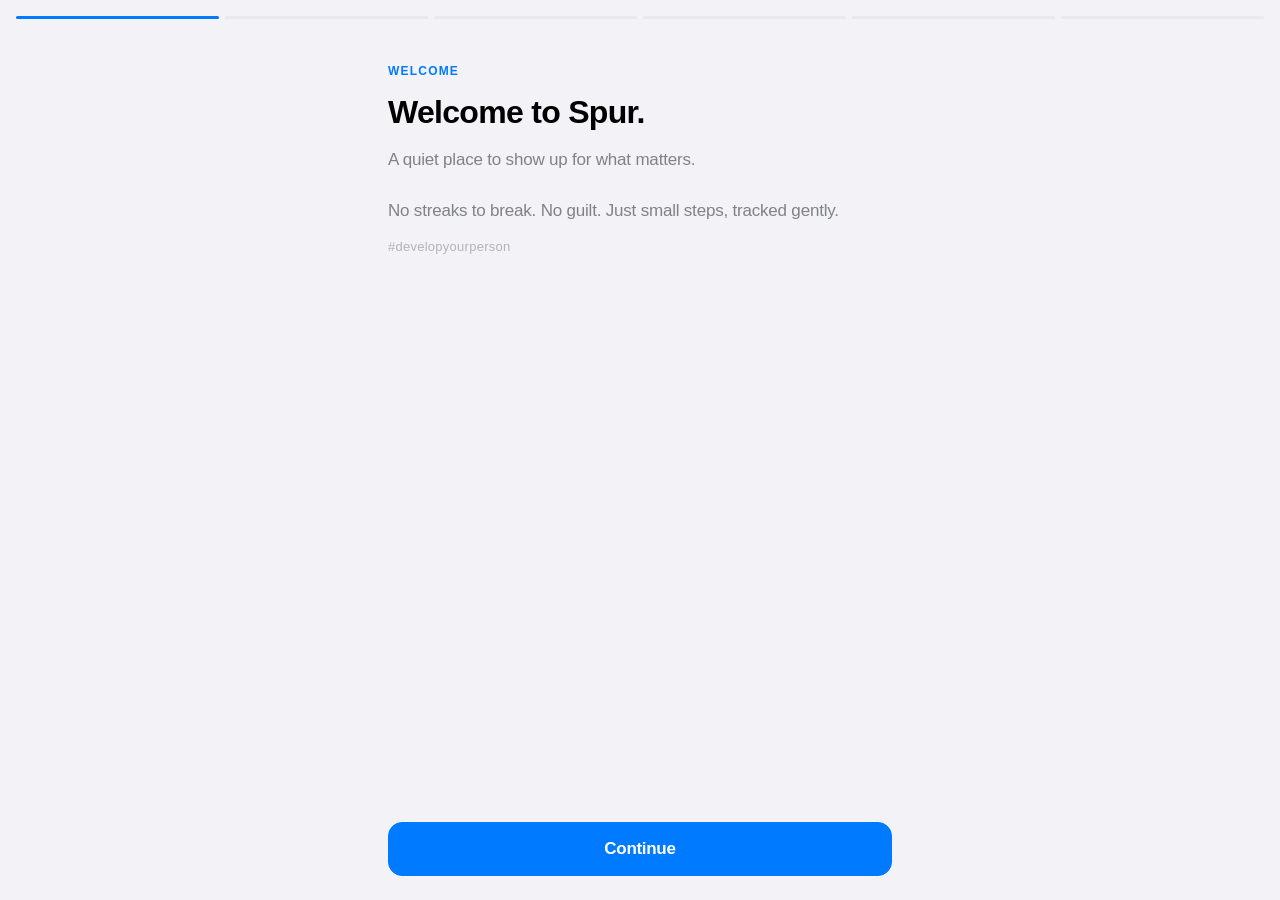
<file: versions/spur-0.18.1.html>
<!DOCTYPE html>
<html lang="en">
<head>
<meta charset="UTF-8" />
<meta name="viewport" content="width=device-width, initial-scale=1.0, viewport-fit=cover, maximum-scale=1.0, user-scalable=no" />
<meta name="apple-mobile-web-app-capable" content="yes" />
<meta name="apple-mobile-web-app-status-bar-style" content="default" />
<meta name="apple-mobile-web-app-title" content="Spur" />
<meta name="theme-color" content="#F2F2F7" />
<link rel="manifest" href="../manifest.json" />
<title>Spur</title>
<style>
:root{
  --accent:#007AFF;--accent-soft:rgba(0,122,255,.12);--accent-hover:rgba(0,122,255,.08);
  --body:#007AFF;--body-soft:rgba(0,122,255,.12);
  --craft:#5856D6;--craft-soft:rgba(88,86,214,.12);
  --rel:#FF2D55;--rel-soft:rgba(255,45,85,.12);
  --settled:#C9963F;--settled-soft:rgba(201,150,63,.14);
  --success:#34C759;--destructive:#FF3B30;
  --bg:#F2F2F7;--surface:#FFFFFF;--surface-inset:rgba(120,120,128,.08);
  --text:#000000;--text-2:rgba(60,60,67,.62);--text-3:rgba(60,60,67,.34);
  --hairline:rgba(60,60,67,.16);
  --shadow-card:0 1px 3px rgba(0,0,0,.04), 0 1px 1px rgba(0,0,0,.02);
  --r-card:14px;--r-nested:10px;--r-icon:8px;
  --safe-top:env(safe-area-inset-top,0px);--safe-bottom:env(safe-area-inset-bottom,0px);
  --spring:cubic-bezier(.32,.72,0,1);--ease:cubic-bezier(.4,0,.2,1);
  --font:-apple-system,BlinkMacSystemFont,"SF Pro Text","SF Pro Display","Segoe UI",Roboto,sans-serif;
}
[data-theme="dark"]{
  --accent:#0A84FF;--accent-soft:rgba(10,132,255,.18);--accent-hover:rgba(10,132,255,.12);
  --body:#0A84FF;--body-soft:rgba(10,132,255,.18);
  --craft:#7B79E0;--craft-soft:rgba(123,121,224,.18);
  --rel:#FF375F;--rel-soft:rgba(255,55,95,.18);
  --settled:#E8B563;--settled-soft:rgba(232,181,99,.18);
  --bg:#000000;--surface:#1C1C1E;--surface-inset:rgba(120,120,128,.16);
  --text:#FFFFFF;--text-2:rgba(235,235,245,.6);--text-3:rgba(235,235,245,.3);
  --hairline:rgba(84,84,88,.5);--shadow-card:0 1px 3px rgba(0,0,0,.4);
}
*{box-sizing:border-box;-webkit-tap-highlight-color:transparent}
html,body{margin:0;padding:0;font-family:var(--font);background:var(--bg);color:var(--text);height:100%;overflow:hidden;-webkit-font-smoothing:antialiased;overscroll-behavior:none}
button{font-family:inherit}
.app{position:fixed;inset:0;display:grid;grid-template-areas:"sidebar main";grid-template-columns:0 1fr;background:var(--bg)}
.sidebar{grid-area:sidebar;background:var(--bg);border-right:.5px solid var(--hairline);padding:16px;padding-top:calc(16px + var(--safe-top));overflow-y:auto;display:none;flex-direction:column;gap:2px}
.sidebar-brand{font-size:20px;font-weight:700;letter-spacing:-.4px;padding:8px 12px 20px;color:var(--accent)}
.sidebar-item{display:flex;align-items:center;gap:12px;padding:10px 12px;border-radius:9px;border:none;background:none;font-size:15px;font-weight:500;color:var(--text-2);cursor:pointer;text-align:left;letter-spacing:-.2px;width:100%;position:relative;transition:background .15s var(--ease),transform .12s var(--ease)}
.sidebar-item:hover{background:var(--surface-inset)}
.sidebar-item:active{transform:scale(.98)}
.sidebar-item.active{background:var(--accent-soft);color:var(--accent);font-weight:600}
.sidebar-item svg{width:18px;height:18px;stroke:currentColor;stroke-width:1.8;fill:none;flex-shrink:0}
.sidebar-item .badge{margin-left:auto;background:var(--destructive);color:#fff;font-size:11px;font-weight:600;padding:1px 7px;border-radius:9px;min-width:18px;text-align:center}
.sidebar-group{display:flex;flex-direction:column;gap:2px;padding:6px 0;margin:2px 0;position:relative}
.sidebar-group::before,.sidebar-group::after{content:"";position:absolute;left:12px;right:12px;height:.5px;background:var(--hairline)}
.sidebar-group::before{top:0}
.sidebar-group::after{bottom:0}
.sidebar-group .sidebar-item.active{background:var(--surface-inset);color:var(--text);font-weight:500}
.sidebar-group .sidebar-item.active::before{content:"";position:absolute;left:0;top:50%;transform:translateY(-50%);width:3px;height:18px;border-radius:2px;background:var(--item-color,var(--accent))}
.main{grid-area:main;display:flex;flex-direction:column;overflow:hidden;position:relative;min-width:0}
.nav{position:relative;display:flex;align-items:center;justify-content:space-between;padding:12px 16px 10px;padding-top:calc(12px + var(--safe-top));background:rgba(249,249,249,.82);backdrop-filter:saturate(180%) blur(20px);-webkit-backdrop-filter:saturate(180%) blur(20px);border-bottom:.5px solid var(--hairline);flex-shrink:0;min-height:44px;z-index:5;transition:transform .3s var(--spring),opacity .25s var(--ease)}
[data-theme="dark"] .nav{background:rgba(28,28,30,.82)}
.nav-logo{font-size:20px;font-weight:700;letter-spacing:-.5px;color:var(--accent);cursor:pointer;background:none;border:none;padding:4px 0;font-family:inherit;transition:opacity .25s var(--ease),transform .25s var(--ease)}
.nav-logo:active{transform:scale(.94)}
.nav.logo-hidden .nav-logo{opacity:0;transform:scale(.9);pointer-events:none}
.nav-title{position:absolute;left:50%;transform:translateX(-50%);font-size:17px;font-weight:600;letter-spacing:-.4px;margin:0;opacity:0;transition:opacity .25s var(--ease)}
.nav-title.visible{opacity:1}
.nav-actions{display:flex;align-items:center;gap:2px}
.nav-btn{background:none;border:none;padding:8px;color:var(--accent);cursor:pointer;display:flex;align-items:center;justify-content:center;border-radius:8px;min-width:38px;height:38px;transition:transform .15s var(--spring)}
.nav-btn:active{transform:scale(.88)}
.nav-btn svg{width:20px;height:20px;stroke:currentColor;stroke-width:2.2;fill:none;stroke-linecap:round;stroke-linejoin:round}
.screens{flex:1;overflow-y:auto;overflow-x:hidden;-webkit-overflow-scrolling:touch}
.screen{display:none}
.screen.active{display:block;animation:screen-in .3s var(--ease)}
@keyframes screen-in{from{opacity:0;transform:translateY(3px)}to{opacity:1;transform:none}}
.content{max-width:680px;margin:0 auto;padding:0 16px;padding-bottom:calc(120px + var(--safe-bottom))}
body.journaling .nav{transform:translateY(-100%);opacity:0;pointer-events:none}
body.journaling .tabbar{transform:translateY(100%);opacity:0;pointer-events:none}
body.journaling .content{padding-bottom:calc(40px + var(--safe-bottom))}
.large-title{font-size:34px;font-weight:700;letter-spacing:-.5px;margin:0;padding:12px 16px 8px;max-width:680px;margin-left:auto;margin-right:auto;line-height:1.15;display:flex;align-items:center;justify-content:space-between}
.large-title-actions{display:flex;gap:4px}
.lt-btn{background:none;border:none;color:var(--accent);font-size:15px;font-weight:500;padding:6px 10px;border-radius:8px;cursor:pointer;letter-spacing:-.2px;transition:background .15s var(--ease),transform .12s var(--ease)}
.lt-btn:active{background:var(--accent-soft);transform:scale(.96)}
.greeting{padding:8px 16px 4px;max-width:680px;margin:0 auto}
.greeting-line{font-size:22px;font-weight:600;letter-spacing:-.5px;color:var(--text);line-height:1.25;animation:greetIn .5s var(--ease)}
.greeting-date{font-size:15px;color:var(--text-2);letter-spacing:-.2px;margin-top:2px;animation:greetIn .55s var(--ease) backwards;animation-delay:.05s}
@keyframes greetIn{from{opacity:0;transform:translateY(4px)}to{opacity:1;transform:none}}
.section-header{display:flex;align-items:center;justify-content:space-between;font-size:13px;font-weight:600;color:var(--text-2);letter-spacing:.02em;text-transform:uppercase;padding:24px 0 8px}
.section-header .header-actions{display:flex;gap:2px;align-items:center}
.edit-toggle{background:none;border:none;color:var(--accent);font-size:13px;font-weight:600;padding:0;cursor:pointer;letter-spacing:.02em;text-transform:uppercase;transition:opacity .15s}
.edit-toggle:active{opacity:.6}
.edit-toggle.reset{color:var(--text-3)}
.edit-toggle.reset:active{opacity:.5}
.section-add-btn{background:none;border:none;padding:6px;margin-right:2px;color:var(--accent);cursor:pointer;display:flex;align-items:center;justify-content:center;border-radius:8px;transition:background .15s var(--ease),transform .12s var(--ease)}
.section-add-btn:hover{background:var(--accent-soft)}
.section-add-btn:active{transform:scale(.9);background:var(--accent-soft)}
.section-add-btn svg{width:20px;height:20px;stroke:currentColor;stroke-width:2.2;fill:none;stroke-linecap:round;stroke-linejoin:round;display:block}
.group{background:var(--surface);border-radius:var(--r-card);box-shadow:var(--shadow-card);overflow:hidden}
.row{display:flex;align-items:center;gap:12px;padding:13px 16px;min-height:52px;position:relative;cursor:pointer;background:var(--surface);border:none;width:100%;text-align:left;font:inherit;color:inherit;transition:background .3s var(--ease)}
.row.wash{animation:rowWash .9s var(--ease)}
@keyframes rowWash{0%,100%{background:var(--surface)}30%{background:var(--pillar-soft,var(--accent-soft))}}
.row:active{background:var(--surface-inset)}
.row + .row::before{content:"";position:absolute;top:0;left:56px;right:0;height:.5px;background:var(--hairline)}
.row.edit-mode{cursor:default;padding-right:8px}
.row-icon{width:32px;height:32px;border-radius:var(--r-icon);display:flex;align-items:center;justify-content:center;flex-shrink:0;color:#fff}
.row-icon svg{width:18px;height:18px;fill:none;stroke:#fff;stroke-width:1.8;stroke-linecap:round;stroke-linejoin:round}
.row-body{flex:1;min-width:0}
.row-title{font-size:16px;font-weight:500;letter-spacing:-.35px;line-height:1.3;overflow:hidden;text-overflow:ellipsis;white-space:nowrap;transition:color .25s var(--ease)}
.row-sub{font-size:14px;color:var(--text-2);letter-spacing:-.15px;margin-top:2px}
.row.done .row-title{color:var(--text-3)}
.row.done .row-sub{opacity:.5}
.row-value{font-size:16px;color:var(--text-2);letter-spacing:-.35px}
.check{width:24px;height:24px;border-radius:50%;border:1.8px solid var(--text-3);flex-shrink:0;cursor:pointer;transition:all .25s var(--spring);position:relative}
.check.done{background:var(--pillar,var(--accent));border-color:var(--pillar,var(--accent));transform:scale(1.04);animation:checkPop .4s var(--spring)}
.check.done::after{content:"";position:absolute;left:7px;top:3px;width:5px;height:10px;border:solid #fff;border-width:0 2px 2px 0;transform:rotate(45deg)}
.check.settled{background:var(--settled);border-color:var(--settled);animation:none}
.check.locked{pointer-events:none}
@keyframes checkPop{0%{transform:scale(.85);box-shadow:0 0 0 0 var(--pillar-soft,var(--accent-soft))}60%{transform:scale(1.14);box-shadow:0 0 0 10px transparent}100%{transform:scale(1.04);box-shadow:0 0 0 0 transparent}}
.edit-actions{display:flex;align-items:center;gap:2px;flex-shrink:0}
.icon-btn{background:none;border:none;padding:8px;border-radius:8px;cursor:pointer;color:var(--text-2);display:flex;align-items:center;justify-content:center;transition:background .15s,transform .12s var(--ease)}
.icon-btn:active{background:var(--surface-inset);transform:scale(.9)}
.icon-btn svg{width:18px;height:18px;stroke:currentColor;stroke-width:2;fill:none;stroke-linecap:round;stroke-linejoin:round}
.icon-btn.destructive{color:var(--destructive)}
.add-habit-row{background:transparent;border-top:.5px solid var(--hairline);color:var(--accent);font-size:15px;font-weight:500;padding:14px 16px;width:100%;text-align:left;display:flex;align-items:center;gap:8px;cursor:pointer}
.add-habit-row svg{width:16px;height:16px;stroke:currentColor;stroke-width:2.4;fill:none;stroke-linecap:round}
.hero{background:var(--surface);border-radius:var(--r-card);box-shadow:var(--shadow-card);padding:24px 20px;display:flex;align-items:center;gap:20px;position:relative;transition:box-shadow .5s var(--ease)}
.hero.flash{animation:heroFlash .9s var(--ease)}
@keyframes heroFlash{0%,100%{box-shadow:var(--shadow-card)}30%{box-shadow:0 0 0 3px var(--pillar,var(--accent)),0 8px 24px var(--pillar-soft,var(--accent-soft))}}
.ring{position:relative;width:88px;height:88px;flex-shrink:0;transition:transform .5s var(--spring)}
.ring.breath{animation:ringBreath .6s var(--ease)}
@keyframes ringBreath{0%,100%{transform:scale(1)}40%{transform:scale(1.05)}}
.ring svg{transform:rotate(-90deg);display:block}
.ring-track{fill:none;stroke:var(--pillar-soft,var(--accent-soft));stroke-width:6}
.ring-fill{fill:none;stroke:var(--pillar,var(--accent));stroke-width:6;stroke-linecap:round;transition:stroke-dashoffset .9s var(--spring)}
.ring-label{position:absolute;inset:0;display:flex;align-items:center;justify-content:center;font-size:20px;font-weight:600;letter-spacing:-.6px}
.hero-info{flex:1;min-width:0}
.hero-number{font-size:26px;font-weight:600;letter-spacing:-.7px;line-height:1.15}
.hero-label{font-size:15px;color:var(--text-2);letter-spacing:-.2px;margin-top:2px}
.hero-streak{margin-top:10px;font-size:14px;font-weight:500;color:var(--pillar,var(--accent));letter-spacing:-.15px;display:flex;align-items:center;gap:5px}
.hero-streak svg{width:13px;height:13px;fill:currentColor;stroke:none}
.hero-msg{position:absolute;bottom:8px;right:20px;font-size:12px;font-weight:600;color:var(--pillar,var(--accent));opacity:0;pointer-events:none;transition:opacity .3s var(--ease)}
.hero-msg.show{opacity:1;animation:msgIn 1.8s var(--ease)}
@keyframes msgIn{0%{opacity:0;transform:translateY(4px)}15%{opacity:1;transform:translateY(0)}70%{opacity:1}100%{opacity:0;transform:translateY(0)}}
.month-counter{margin-top:8px;font-size:12px;color:var(--text-2);letter-spacing:-.1px}
.month-counter strong{color:var(--pillar,var(--accent));font-weight:600}
.today-strip{display:grid;grid-template-columns:1fr 1fr 1fr;gap:10px;margin-bottom:4px}
.today-pillar{background:var(--surface);border-radius:var(--r-card);box-shadow:var(--shadow-card);padding:14px 12px;display:flex;flex-direction:column;align-items:center;gap:8px;cursor:pointer;border:none;font-family:inherit;text-align:center;transition:transform .15s var(--spring);width:100%;min-width:0}
.today-pillar:active{transform:scale(.96)}
.today-pillar-ring{position:relative;width:44px;height:44px}
.today-pillar-ring svg{transform:rotate(-90deg);display:block}
.today-pillar-ring .track{fill:none;stroke:currentColor;opacity:.15;stroke-width:4}
.today-pillar-ring .fill{fill:none;stroke:currentColor;stroke-width:4;stroke-linecap:round;transition:stroke-dashoffset .6s var(--spring)}
.today-pillar-label{font-size:12px;font-weight:600;color:var(--text);letter-spacing:-.1px}
.today-pillar-pct{font-size:10px;font-weight:600;color:var(--text-2);position:absolute;inset:0;display:flex;align-items:center;justify-content:center}
.week{background:var(--surface);border-radius:var(--r-card);box-shadow:var(--shadow-card);padding:16px 12px;display:flex;justify-content:space-between;gap:4px}
.day{flex:1;display:flex;flex-direction:column;align-items:center;gap:7px;position:relative;cursor:pointer;background:none;border:none;padding:4px 0;font-family:inherit;border-radius:8px;transition:background .15s}
.day:active{background:var(--surface-inset)}
.dot{width:26px;height:26px;border-radius:50%;background:var(--surface-inset);display:flex;align-items:center;justify-content:center;font-size:12px;font-weight:700;color:var(--text-3);transition:all .3s var(--spring);position:relative}
.dot.done{background:var(--pillar,var(--accent));color:#fff;transform:scale(1.05);animation:dotPulse .5s var(--spring)}
@keyframes dotPulse{0%{transform:scale(.8)}60%{transform:scale(1.12)}100%{transform:scale(1.05)}}
.dot.partial{background:var(--pillar-soft,var(--accent-soft));color:var(--pillar,var(--accent))}
.dot.today{box-shadow:0 0 0 2px var(--pillar,var(--accent))}
.dot .jdot{position:absolute;bottom:-5px;left:50%;transform:translateX(-50%);width:4px;height:4px;border-radius:50%;background:var(--pillar,var(--accent));opacity:.6}
.day-label{font-size:11px;font-weight:600;color:var(--text-2)}
.day.today .day-label{color:var(--pillar,var(--accent))}
.journal{background:var(--surface);border-radius:var(--r-card);box-shadow:var(--shadow-card);padding:16px;transition:box-shadow .4s var(--ease),transform .3s var(--spring)}
.journal.pulse{animation:journalPulse 1s var(--ease)}
@keyframes journalPulse{0%,100%{box-shadow:var(--shadow-card)}40%{box-shadow:0 0 0 3px var(--pillar-soft,var(--accent-soft))}}
.journal.focused{box-shadow:0 0 0 3px var(--pillar-soft,var(--accent-soft)), var(--shadow-card)}
.journal textarea{width:100%;background:transparent;border:none;font-family:inherit;font-size:16px;color:var(--text);outline:none;resize:none;letter-spacing:-.35px;line-height:1.45;overflow-y:auto;-webkit-overflow-scrolling:touch;transition:height .32s var(--spring);min-height:48px;display:block}
.journal textarea::placeholder{color:var(--text-3)}
.journal-meta{display:flex;justify-content:space-between;align-items:center;margin-top:8px;font-size:13px;color:var(--text-3)}
.journal-saved{color:var(--success);font-weight:600;opacity:0;transition:opacity .3s var(--ease);display:inline-flex;align-items:center;gap:5px}
.journal-saved.show{opacity:1}
.journal-saved::before{content:"";width:6px;height:6px;border-radius:50%;background:var(--success);opacity:.9}
.journal-saved:not(.show)::before{opacity:0}
.stat-grid{display:grid;grid-template-columns:1fr 1fr;gap:12px}
.stat{background:var(--surface);border-radius:var(--r-card);box-shadow:var(--shadow-card);padding:16px;transition:transform .15s var(--spring)}
.stat:active{transform:scale(.98)}
.stat-value{font-size:32px;font-weight:600;letter-spacing:-1px;line-height:1.1}
.stat-label{font-size:13px;color:var(--text-2);margin-top:4px}
.chart-wrap{background:var(--surface);border-radius:var(--r-card);box-shadow:var(--shadow-card);padding:20px 16px 44px;height:180px}
.chart{display:flex;align-items:flex-end;justify-content:space-between;height:100%;gap:10px}
.bar{flex:1;background:var(--pillar,var(--accent));border-radius:6px 6px 3px 3px;position:relative;min-height:5px;opacity:.9;transition:height .7s var(--spring)}
.bar span{position:absolute;bottom:-24px;left:50%;transform:translateX(-50%);font-size:11px;font-weight:600;color:var(--text-2)}
.money-week{background:var(--surface);border-radius:var(--r-card);box-shadow:var(--shadow-card);padding:8px 16px}
.money-week-row{display:flex;justify-content:space-between;align-items:center;padding:10px 0}
.money-week-row + .money-week-row{border-top:.5px solid var(--hairline)}
.money-week-row .label{font-size:14px;color:var(--text-2)}
.money-week-row .value{font-size:15px;font-weight:600;letter-spacing:-.3px}
.money-week-row .value.in{color:var(--success)}
.money-week-row .value.out{color:var(--destructive)}
.money-card{background:var(--surface);border-radius:var(--r-card);box-shadow:var(--shadow-card);padding:18px 20px;margin-bottom:4px}
.money-card-head{display:flex;justify-content:space-between;align-items:baseline;margin-bottom:14px}
.money-card-title{font-size:13px;font-weight:600;color:var(--text-2);letter-spacing:.02em;text-transform:uppercase}
.money-card-net{font-size:15px;font-weight:600;letter-spacing:-.3px}
.money-card-net.in{color:var(--success)}
.money-card-net.out{color:var(--destructive)}
.money-card-totals{display:flex;flex-direction:row;gap:24px;margin-bottom:16px}
.money-card-total .mc-label{font-size:12px;color:var(--text-2);letter-spacing:-.1px;margin-bottom:2px}
.money-card-total .mc-value{font-size:20px;font-weight:600;letter-spacing:-.6px;line-height:1.1}
.money-card-total.in .mc-value{color:var(--success)}
.money-card-total.out .mc-value{color:var(--destructive)}
.money-card-actions{display:flex;gap:10px}
.money-card-btn{flex:1;padding:12px;border-radius:12px;border:1px solid var(--hairline);background:var(--bg);color:var(--text);font-size:15px;font-weight:600;letter-spacing:-.2px;cursor:pointer;transition:transform .15s var(--spring),background .15s var(--ease)}
.money-card-btn:active{transform:scale(.97)}
.money-card-btn.primary{background:var(--pillar,var(--accent));border-color:var(--pillar,var(--accent));color:#fff}
.money-history-group{background:var(--surface);border-radius:var(--r-card);box-shadow:var(--shadow-card);overflow:hidden;margin-bottom:12px}
.money-history-date{font-size:12px;font-weight:600;color:var(--text-2);letter-spacing:.02em;text-transform:uppercase;padding:10px 16px 6px;background:var(--bg)}
.money-history-row{display:flex;align-items:center;gap:12px;padding:12px 16px;position:relative;background:var(--surface)}
.money-history-row + .money-history-row::before{content:"";position:absolute;top:0;left:16px;right:16px;height:.5px;background:var(--hairline)}
.money-history-body{flex:1;min-width:0}
.money-history-narration{font-size:15px;font-weight:500;letter-spacing:-.3px;line-height:1.3;overflow:hidden;text-overflow:ellipsis;white-space:nowrap}
.money-history-narration.empty{color:var(--text-3);font-style:italic;font-weight:400}
.money-history-amount{font-size:16px;font-weight:600;letter-spacing:-.4px;flex-shrink:0}
.money-history-amount.in{color:var(--success)}
.money-history-amount.out{color:var(--destructive)}
.money-preview{background:var(--surface);border-radius:var(--r-nested);padding:16px}
.money-preview-totals{display:flex;gap:24px;margin-bottom:12px}
.money-preview-total{flex:1}
.money-preview-label{font-size:12px;color:var(--text-2);letter-spacing:-.1px;margin-bottom:2px}
.money-preview-value{font-size:22px;font-weight:600;letter-spacing:-.6px;line-height:1.1}
.money-preview-value.in{color:var(--success)}
.money-preview-value.out{color:var(--destructive)}
.money-preview-net{display:flex;justify-content:space-between;padding-top:10px;border-top:.5px solid var(--hairline);font-size:13px}
.money-preview-net .label{color:var(--text-2)}
.money-preview-net .value{font-weight:600}
.money-preview-net .value.in{color:var(--success)}
.money-preview-net .value.out{color:var(--destructive)}
.switch{position:relative;display:inline-block;width:51px;height:31px;flex-shrink:0}
.switch input{opacity:0;width:0;height:0}
.slider{position:absolute;cursor:pointer;inset:0;background:rgba(120,120,128,.2);border-radius:31px;transition:.28s var(--spring)}
.slider::before{content:"";position:absolute;height:27px;width:27px;left:2px;bottom:2px;background:#fff;border-radius:50%;transition:.28s var(--spring);box-shadow:0 2px 5px rgba(0,0,0,.18)}
input:checked + .slider{background:var(--success)}
input:checked + .slider::before{transform:translateX(20px)}
.empty{text-align:center;color:var(--text-2);font-size:15px;padding:56px 24px;line-height:1.5;animation:fadeIn .4s var(--ease)}
@keyframes fadeIn{from{opacity:0}to{opacity:1}}
.tabbar{position:absolute;left:0;right:0;bottom:0;display:grid;grid-template-columns:repeat(5,1fr);align-items:end;background:rgba(249,249,249,.86);backdrop-filter:saturate(180%) blur(22px);-webkit-backdrop-filter:saturate(180%) blur(22px);border-top:.5px solid var(--hairline);padding:8px 8px 6px;padding-bottom:calc(6px + var(--safe-bottom));z-index:20;transition:transform .3s var(--spring),opacity .25s var(--ease)}
[data-theme="dark"] .tabbar{background:rgba(28,28,30,.86)}
.tab-slot{display:flex;flex-direction:column;align-items:center;justify-content:flex-end;position:relative;z-index:2;min-height:44px}
.tab{background:none;border:none;display:flex;flex-direction:column;align-items:center;gap:3px;padding:6px 0;color:var(--text-2);font-size:10px;font-weight:600;cursor:pointer;position:relative;transition:color .15s var(--ease);font-family:inherit;width:100%}
.tab.active{color:var(--accent)}
.tab svg{width:26px;height:26px;stroke:currentColor;stroke-width:1.7;fill:none;stroke-linecap:round;stroke-linejoin:round;transition:transform .2s var(--spring)}
.tab:active svg{transform:scale(.88)}
.tab .badge{position:absolute;top:2px;right:calc(50% - 18px);background:var(--destructive);color:#fff;font-size:11px;font-weight:600;border-radius:9px;padding:1px 6px;min-width:18px;text-align:center;line-height:14px}
.pillar-cluster{grid-column:2/span 3;display:grid;grid-template-columns:repeat(3,1fr);align-items:end;position:relative;background:rgba(60,60,67,.07);border:1px solid rgba(60,60,67,.06);border-radius:22px;padding:6px 4px;margin:0 2px;transition:background .2s var(--ease)}
[data-theme="dark"] .pillar-cluster{background:rgba(120,120,128,.14);border-color:rgba(120,120,128,.1)}
.pillar-cluster .tab-slot{padding:2px 0;min-height:auto}
.pillar-dot{width:38px;height:38px;border-radius:50%;border:none;cursor:pointer;display:flex;align-items:center;justify-content:center;transition:transform .2s var(--spring),background .2s var(--ease),box-shadow .2s var(--ease);background:var(--dot-soft);padding:0;position:relative;margin:0 auto}
.pillar-dot svg{width:19px;height:19px;stroke:var(--dot-color);stroke-width:1.9;fill:none;stroke-linecap:round;stroke-linejoin:round;transition:stroke .2s var(--ease);opacity:.78}
.pillar-dot:active{transform:scale(.9)}
.pillar-dot.active{background:var(--dot-color);transform:scale(1.08);box-shadow:0 3px 10px var(--dot-shadow)}
.pillar-dot.active svg{stroke:#fff;opacity:1}
.overlay{position:fixed;inset:0;background:rgba(0,0,0,.4);opacity:0;pointer-events:none;transition:opacity .3s var(--ease);z-index:100}
.overlay.active{opacity:1;pointer-events:auto}
.sheet{position:fixed;left:0;right:0;bottom:0;background:var(--bg);border-radius:20px 20px 0 0;transform:translateY(100%);transition:transform .38s var(--spring);z-index:101;padding-bottom:calc(16px + var(--safe-bottom));max-height:88%;display:flex;flex-direction:column;overflow:hidden}
.sheet.active{transform:translateY(0)}
.sheet-handle{width:36px;height:5px;background:var(--text-3);border-radius:3px;margin:8px auto 4px}
.sheet-header{display:flex;justify-content:space-between;align-items:center;padding:8px 16px 12px;border-bottom:.5px solid var(--hairline)}
.sheet-title{font-size:17px;font-weight:600;letter-spacing:-.4px;margin:0}
.sheet-btn{background:none;border:none;color:var(--accent);font-size:16px;padding:6px 4px;cursor:pointer;border-radius:6px;transition:opacity .15s,transform .12s}
.sheet-btn:active{opacity:.5;transform:scale(.96)}
.sheet-btn.bold{font-weight:600}
.sheet-body{padding:20px 16px;overflow-y:auto}
.field{margin-bottom:20px}
.field-label{font-size:13px;font-weight:600;color:var(--text-2);text-transform:uppercase;letter-spacing:.04em;margin-bottom:8px;padding-left:4px}
.field-input{width:100%;background:var(--surface);border:1px solid var(--hairline);border-radius:var(--r-nested);padding:12px 14px;font-size:16px;font-family:inherit;color:var(--text);outline:none;letter-spacing:-.35px;transition:border-color .15s,box-shadow .15s}
.field-input:focus{border-color:var(--accent);box-shadow:0 0 0 3px var(--accent-soft)}
.chip-row{display:flex;gap:8px;flex-wrap:wrap}
.chip{background:var(--surface);border:1px solid var(--hairline);border-radius:var(--r-nested);padding:10px 16px;font-size:15px;color:var(--text);cursor:pointer;letter-spacing:-.2px;transition:transform .15s var(--spring),background .15s}
.chip:active{transform:scale(.96)}
.chip.selected{background:var(--accent);color:#fff;border-color:var(--accent);font-weight:500;transform:scale(1.02)}
.template-search{width:100%;background:var(--surface);border:1px solid var(--hairline);border-radius:var(--r-nested);padding:11px 14px;font-size:15px;font-family:inherit;color:var(--text);outline:none;letter-spacing:-.3px;transition:border-color .15s,box-shadow .15s;margin-bottom:12px}
.template-search:focus{border-color:var(--accent);box-shadow:0 0 0 3px var(--accent-soft)}
.template-list{display:flex;flex-direction:column;gap:0;max-height:280px;overflow-y:auto;-webkit-overflow-scrolling:touch;background:var(--surface);border-radius:var(--r-nested);border:1px solid var(--hairline)}
.template-row{display:flex;align-items:center;gap:12px;padding:12px 14px;border:none;background:var(--surface);cursor:pointer;text-align:left;width:100%;font-family:inherit;color:inherit;position:relative;transition:background .15s var(--ease)}
.template-row:active{background:var(--surface-inset)}
.template-row + .template-row::before{content:"";position:absolute;top:0;left:38px;right:14px;height:.5px;background:var(--hairline)}
.template-dot{width:14px;height:14px;border-radius:50%;flex-shrink:0;background:var(--template-color,#007AFF)}
.template-body{flex:1;min-width:0}
.template-name{font-size:15px;font-weight:500;letter-spacing:-.3px;color:var(--text);line-height:1.3;overflow:hidden;text-overflow:ellipsis;white-space:nowrap}
.template-meta{font-size:12px;color:var(--text-2);letter-spacing:-.1px;margin-top:1px}
.template-empty{text-align:center;color:var(--text-3);font-size:13px;padding:24px 16px;font-style:italic}
.template-divider{display:flex;align-items:center;gap:10px;padding:16px 0 8px;color:var(--text-3);font-size:11px;font-weight:600;letter-spacing:.08em;text-transform:uppercase}
.template-divider::before,.template-divider::after{content:"";flex:1;height:.5px;background:var(--hairline)}
.sheet-sub-label{font-size:11px;font-weight:600;color:var(--text-3);letter-spacing:.08em;text-transform:uppercase;padding:8px 0 4px}
/* ---- Reminders on Today ---- */
.reminders-section{display:flex;flex-direction:column;gap:16px}
.reminder-day-group{background:var(--surface);border-radius:var(--r-card);box-shadow:var(--shadow-card);overflow:hidden}
.reminder-day-head{display:flex;justify-content:space-between;align-items:center;padding:10px 16px 8px;font-size:11px;font-weight:600;color:var(--text-2);letter-spacing:.06em;text-transform:uppercase;background:var(--surface)}
.reminder-day-head.today{color:var(--accent)}
.reminder-day-head .count{color:var(--text-3);font-weight:500;letter-spacing:.02em}
.reminder-row{display:flex;align-items:center;gap:12px;padding:13px 16px;position:relative;background:var(--surface);border:none;width:100%;text-align:left;font:inherit;color:inherit;transition:background .3s var(--ease)}
.reminder-row + .reminder-row::before{content:"";position:absolute;top:0;left:16px;right:16px;height:.5px;background:var(--hairline)}
.reminder-row-body{flex:1;min-width:0;cursor:pointer;padding-right:4px}
.reminder-row-body:active{opacity:.7}
.reminder-row-title{font-size:16px;font-weight:500;letter-spacing:-.35px;line-height:1.3;overflow:hidden;text-overflow:ellipsis;white-space:nowrap;transition:color .25s var(--ease)}
.reminder-row-sub{font-size:13px;color:var(--text-2);letter-spacing:-.15px;margin-top:2px;display:flex;align-items:center;gap:6px;flex-wrap:wrap}
.reminder-pillar-tag{display:inline-flex;align-items:center;gap:4px;font-size:11px;font-weight:600;letter-spacing:.02em;text-transform:uppercase;padding:2px 7px;border-radius:5px;background:var(--tag-soft,rgba(120,120,128,.12));color:var(--tag-color,var(--text-2))}
.reminder-pillar-tag .tag-dot{width:5px;height:5px;border-radius:50%;background:currentColor}
.reminder-row.done .reminder-row-title{color:var(--text-3)}
.reminder-row.done .reminder-row-sub{opacity:.6}
.reminder-row.missed .reminder-row-title{color:var(--text-2)}
.reminder-row.paused .reminder-row-title{color:var(--text-3);font-style:italic}
.reminder-state{width:22px;height:22px;flex-shrink:0;display:flex;align-items:center;justify-content:center;cursor:pointer;border-radius:50%}
.reminder-state.circle{width:22px;height:22px;border-radius:50%;border:1.8px solid var(--text-3);background:transparent;position:relative;transition:all .25s var(--spring)}
.reminder-state.circle:active{transform:scale(.88)}
.reminder-state.circle.done{background:var(--pillar,var(--accent));border-color:var(--pillar,var(--accent));animation:checkPop .4s var(--spring)}
.reminder-state.circle.done::after{content:"";position:absolute;left:6.5px;top:2.5px;width:5px;height:10px;border:solid #fff;border-width:0 2px 2px 0;transform:rotate(45deg)}
.reminder-state.circle.locked{pointer-events:none}
.reminder-state.circle.missed{border-color:var(--destructive);opacity:.5}
.reminder-state.circle.missed::after{content:"";position:absolute;left:50%;top:50%;transform:translate(-50%,-50%) rotate(45deg);width:9px;height:9px;background:linear-gradient(45deg,transparent 45%,var(--destructive) 45%,var(--destructive) 55%,transparent 55%),linear-gradient(-45deg,transparent 45%,var(--destructive) 45%,var(--destructive) 55%,transparent 55%)}
.view-log-row{display:flex;align-items:center;justify-content:center;gap:6px;padding:14px;background:var(--surface);border-radius:var(--r-card);box-shadow:var(--shadow-card);border:none;font-family:inherit;font-size:15px;font-weight:500;color:var(--accent);cursor:pointer;letter-spacing:-.2px;transition:transform .15s var(--spring),background .15s var(--ease);width:100%}
.view-log-row:active{transform:scale(.98);background:var(--accent-soft)}
.view-log-row svg{width:14px;height:14px;stroke:currentColor;stroke-width:2.2;fill:none;stroke-linecap:round;stroke-linejoin:round}
.paused-group{background:var(--surface);border-radius:var(--r-card);box-shadow:var(--shadow-card);overflow:hidden;opacity:.85}
.paused-group .reminder-day-head{color:var(--text-3)}
/* Reminder detail sheet actions */
.reminder-action-list{display:flex;flex-direction:column;gap:0;background:var(--surface);border-radius:var(--r-nested);overflow:hidden;border:1px solid var(--hairline);margin-top:16px}
.reminder-action{display:flex;align-items:center;gap:12px;padding:15px 16px;background:var(--surface);border:none;text-align:left;font-family:inherit;font-size:16px;font-weight:500;color:var(--text);cursor:pointer;letter-spacing:-.3px;width:100%;position:relative;transition:background .15s var(--ease)}
.reminder-action:active{background:var(--surface-inset)}
.reminder-action + .reminder-action::before{content:"";position:absolute;top:0;left:16px;right:16px;height:.5px;background:var(--hairline)}
.reminder-action.destructive{color:var(--destructive)}
.reminder-action svg{width:18px;height:18px;stroke:currentColor;stroke-width:1.9;fill:none;stroke-linecap:round;stroke-linejoin:round;flex-shrink:0}
/* Reminder header info in the sheet */
.reminder-sheet-head-info{padding:0 0 8px}
.reminder-sheet-title{font-size:22px;font-weight:700;letter-spacing:-.5px;line-height:1.2;color:var(--text);margin-bottom:6px;word-break:break-word}
.reminder-sheet-sub{font-size:14px;color:var(--text-2);letter-spacing:-.15px;display:flex;align-items:center;gap:8px;flex-wrap:wrap}
/* Reminder calendar */
.rem-cal-day{aspect-ratio:1;background:var(--surface);border-radius:10px;border:none;cursor:pointer;display:flex;flex-direction:column;align-items:center;justify-content:center;font-family:inherit;position:relative;padding:0;transition:transform .15s var(--spring)}
.rem-cal-day:active{transform:scale(.94)}
.rem-cal-day.empty{background:transparent;cursor:default;pointer-events:none}
.rem-cal-day .num{font-size:14px;font-weight:600;color:var(--text);line-height:1;position:relative;z-index:2}
.rem-cal-day.today{border:2px solid var(--accent)}
.rem-cal-day .status-dot{position:absolute;bottom:5px;left:50%;transform:translateX(-50%);width:6px;height:6px;border-radius:50%}
.rem-cal-day .status-dot.full{background:var(--success)}
.rem-cal-day .status-dot.partial{background:var(--settled)}
.rem-cal-day .status-dot.none{background:var(--destructive);opacity:.6}
.rem-cal-legend{display:flex;gap:14px;justify-content:center;padding:16px 0 0;font-size:12px;color:var(--text-2);flex-wrap:wrap}
.rem-cal-legend span{display:flex;align-items:center;gap:5px}
.rem-cal-legend .leg-dot{width:8px;height:8px;border-radius:50%;background:var(--accent)}
.rem-cal-legend .leg-dot.full{background:var(--success)}
.rem-cal-legend .leg-dot.partial{background:var(--settled)}
.rem-cal-legend .leg-dot.none{background:var(--destructive);opacity:.6}
.rem-detail-row{display:flex;align-items:center;gap:12px;padding:12px 16px;position:relative;background:var(--surface)}
.rem-detail-row + .rem-detail-row::before{content:"";position:absolute;top:0;left:16px;right:16px;height:.5px;background:var(--hairline)}
.rem-detail-body{flex:1;min-width:0}
.rem-detail-title{font-size:15px;font-weight:500;letter-spacing:-.3px;color:var(--text);line-height:1.3}
.rem-detail-sub{font-size:12px;color:var(--text-2);letter-spacing:-.1px;margin-top:2px;display:flex;align-items:center;gap:6px;flex-wrap:wrap}
.rem-detail-time{font-size:12px;color:var(--text-3);letter-spacing:-.05em;flex-shrink:0;text-align:right;line-height:1.4}
.rem-detail-time .status{font-weight:600;display:block}
.rem-detail-time .status.done{color:var(--success)}
.rem-detail-time .status.missed{color:var(--destructive)}
.rem-detail-time .status.carried{color:var(--settled)}
.cal-header{display:flex;align-items:center;justify-content:space-between;padding:0 4px 16px}
.cal-title{font-size:20px;font-weight:700;letter-spacing:-.4px}
.cal-nav{display:flex;gap:4px}
.cal-nav button{background:var(--surface);border:1px solid var(--hairline);border-radius:8px;width:36px;height:36px;display:flex;align-items:center;justify-content:center;cursor:pointer;color:var(--accent);font-size:16px;transition:transform .15s var(--spring),background .15s}
.cal-nav button:active{background:var(--surface-inset);transform:scale(.92)}
.cal-weekdays{display:grid;grid-template-columns:repeat(7,1fr);gap:4px;margin-bottom:6px}
.cal-weekday{text-align:center;font-size:11px;font-weight:600;color:var(--text-2);text-transform:uppercase;letter-spacing:.04em;padding:6px 0}
.cal-grid{display:grid;grid-template-columns:repeat(7,1fr);gap:4px}
.cal-day{aspect-ratio:1;background:var(--surface);border-radius:10px;border:none;cursor:pointer;display:flex;flex-direction:column;align-items:center;justify-content:center;font-family:inherit;position:relative;padding:0;transition:transform .15s var(--spring)}
.cal-day:active{transform:scale(.94)}
.cal-day.empty{background:transparent;cursor:default;pointer-events:none}
.cal-day .num{font-size:14px;font-weight:600;color:var(--text);line-height:1}
.cal-day.today{border:2px solid var(--cal-pillar,var(--accent))}
.cal-day.full{background:var(--cal-pillar,var(--accent));color:#fff}
.cal-day.full .num{color:#fff}
.cal-day.partial{background:var(--cal-pillar-soft,var(--accent-soft))}
.cal-day .cal-dots{position:absolute;bottom:4px;display:flex;gap:3px}
.cal-dot{width:5px;height:5px;border-radius:50%;background:var(--cal-pillar,var(--accent))}
.cal-day.full .cal-dot{background:#fff}
.cal-legend{display:flex;gap:14px;justify-content:center;padding:16px 0 0;font-size:12px;color:var(--text-2)}
.cal-legend span{display:flex;align-items:center;gap:5px}
.cal-legend .leg-dot{width:8px;height:8px;border-radius:50%;background:var(--cal-pillar,var(--accent))}
.cal-legend .leg-dot.soft{background:var(--cal-pillar-soft,var(--accent-soft))}
.day-detail-header{padding:0 0 12px}
.day-detail-date{font-size:22px;font-weight:700;letter-spacing:-.5px}
.day-detail-weekday{font-size:13px;color:var(--text-2);margin-top:2px}
.day-detail-streak{display:inline-flex;align-items:center;gap:5px;margin-top:8px;padding:5px 10px;border-radius:999px;font-size:12px;font-weight:600}
.day-detail-streak svg{width:12px;height:12px;fill:currentColor}
.day-detail-journal{background:var(--surface);border-radius:var(--r-nested);padding:14px 16px;margin-top:12px;font-size:15px;color:var(--text);line-height:1.5;letter-spacing:-.2px;white-space:pre-wrap}
.day-detail-journal.empty{color:var(--text-3);font-style:italic}
.day-detail-empty{text-align:center;color:var(--text-2);font-size:15px;padding:40px 24px;line-height:1.5}
.day-detail-actions{padding-top:16px;display:flex;gap:8px}
.day-detail-actions button{flex:1;padding:12px;border-radius:10px;border:1px solid var(--hairline);background:var(--surface);color:var(--text);font-size:15px;font-weight:600;cursor:pointer;transition:transform .15s var(--spring)}
.day-detail-actions button:active{transform:scale(.98)}
.review-card-today{background:linear-gradient(135deg,var(--craft),#7B79E0);border-radius:var(--r-card);padding:20px;color:#fff;cursor:pointer;border:none;text-align:left;width:100%;font-family:inherit;margin-bottom:4px;box-shadow:0 4px 14px rgba(88,86,214,.25);transition:transform .15s var(--spring),box-shadow .15s}
.review-card-today:active{transform:scale(.97)}
.review-card-today .rc-label{font-size:11px;font-weight:700;letter-spacing:.08em;text-transform:uppercase;opacity:.85;margin-bottom:6px}
.review-card-today .rc-title{font-size:20px;font-weight:700;letter-spacing:-.4px;margin-bottom:4px}
.review-card-today .rc-text{font-size:14px;opacity:.92;line-height:1.4;letter-spacing:-.15px}
.review-card-today .rc-action{display:inline-block;margin-top:14px;background:rgba(255,255,255,.2);color:#fff;font-size:13px;font-weight:700;padding:8px 14px;border-radius:999px}
.review-card-today.done-today{background:var(--surface);color:var(--text);box-shadow:var(--shadow-card)}
.review-card-today.done-today .rc-label{color:var(--craft);opacity:1}
.review-card-today.done-today .rc-title{color:var(--text)}
.review-card-today.done-today .rc-text{color:var(--text-2)}
.review-card-today.done-today .rc-action{background:var(--accent-soft);color:var(--accent)}
/* ---- Weekly reviews log ---- */
.reviews-log-group{background:var(--surface);border-radius:var(--r-card);box-shadow:var(--shadow-card);overflow:hidden}
.reviews-log-row{display:flex;align-items:center;gap:12px;padding:14px 16px;background:var(--surface);border:none;width:100%;text-align:left;font:inherit;color:inherit;cursor:pointer;position:relative;transition:background .15s var(--ease)}
.reviews-log-row:active{background:var(--surface-inset)}
.reviews-log-row + .reviews-log-row::before{content:"";position:absolute;top:0;left:16px;right:16px;height:.5px;background:var(--hairline)}
.reviews-log-body{flex:1;min-width:0}
.reviews-log-week{font-size:15px;font-weight:600;letter-spacing:-.3px;color:var(--text);line-height:1.3}
.reviews-log-preview{font-size:13px;color:var(--text-2);letter-spacing:-.15px;margin-top:3px;overflow:hidden;display:-webkit-box;-webkit-line-clamp:1;-webkit-box-orient:vertical}
.reviews-log-chev{width:16px;height:16px;stroke:var(--text-3);stroke-width:2.2;fill:none;stroke-linecap:round;stroke-linejoin:round;flex-shrink:0}
.reviews-expand{background:none;border:none;color:var(--accent);font-size:14px;font-weight:600;padding:14px 16px;cursor:pointer;font-family:inherit;letter-spacing:-.2px;text-align:center;width:100%;transition:background .15s var(--ease)}
.reviews-expand:active{background:var(--accent-soft)}
.review-flow{position:fixed;inset:0;background:var(--bg);z-index:300;display:none;flex-direction:column;padding-top:var(--safe-top);padding-bottom:var(--safe-bottom)}
.review-flow.active{display:flex;animation:fadeIn .3s var(--ease)}
.review-topbar{display:flex;align-items:center;justify-content:space-between;padding:16px 20px 8px;flex-shrink:0}
.review-progress-text{font-size:13px;font-weight:600;color:var(--text-2)}
.review-skip-x{background:none;border:none;padding:8px;color:var(--text-2);font-size:15px;font-weight:500;cursor:pointer;transition:opacity .15s}
.review-skip-x:active{opacity:.6}
.review-progress-bar{height:3px;background:var(--surface-inset);margin:0 20px 24px;border-radius:2px;overflow:hidden;flex-shrink:0}
.review-progress-fill{height:100%;background:var(--craft);transition:width .5s var(--spring);border-radius:2px}
.review-content{flex:1;overflow-y:auto;padding:0 24px 24px;display:flex;flex-direction:column;max-width:640px;width:100%;margin:0 auto}
.review-pillar-chip{display:inline-flex;align-items:center;gap:6px;padding:5px 12px;border-radius:999px;font-size:12px;font-weight:700;letter-spacing:.04em;text-transform:uppercase;margin-bottom:20px;align-self:flex-start}
.review-question{font-size:28px;font-weight:700;letter-spacing:-.6px;line-height:1.2;margin:0 0 20px;color:var(--text);animation:greetIn .4s var(--ease)}
.review-textarea{width:100%;background:var(--surface);border:1px solid var(--hairline);border-radius:var(--r-nested);padding:16px;font-size:17px;font-family:inherit;color:var(--text);letter-spacing:-.35px;line-height:1.5;outline:none;resize:none;min-height:160px;transition:border-color .15s,box-shadow .15s}
.review-textarea:focus{border-color:var(--craft);box-shadow:0 0 0 3px var(--craft-soft)}
.review-textarea::placeholder{color:var(--text-3)}
.review-bottom{display:flex;align-items:center;justify-content:space-between;padding:16px 20px 20px;flex-shrink:0;gap:12px;border-top:.5px solid var(--hairline);background:var(--bg)}
.review-btn{padding:14px 24px;border-radius:12px;border:1px solid var(--hairline);background:var(--surface);color:var(--text);font-size:16px;font-weight:600;letter-spacing:-.25px;cursor:pointer;transition:transform .15s var(--spring)}
.review-btn:active{transform:scale(.97)}
.review-btn.primary{background:var(--craft);color:#fff;border-color:var(--craft);flex:1}
.review-btn.ghost{background:none;border-color:transparent;color:var(--text-2);font-weight:500}
.review-done{flex:1;display:flex;flex-direction:column;align-items:center;justify-content:center;padding:32px 24px;text-align:center}
.review-done-emoji{font-size:64px;margin-bottom:20px;animation:pop .6s var(--spring)}
@keyframes pop{0%{transform:scale(.3);opacity:0}60%{transform:scale(1.1)}100%{transform:scale(1);opacity:1}}
.review-done-title{font-size:28px;font-weight:700;letter-spacing:-.6px;margin:0 0 8px}
.review-done-sub{font-size:16px;color:var(--text-2);line-height:1.5;max-width:340px;margin-bottom:32px}
.past-review-card{background:var(--surface);border-radius:var(--r-card);box-shadow:var(--shadow-card);padding:16px;margin-bottom:10px;cursor:pointer;border:none;text-align:left;width:100%;font-family:inherit;transition:transform .15s var(--spring)}
.past-review-card:active{transform:scale(.98)}
.past-review-week{font-size:12px;font-weight:700;color:var(--craft);letter-spacing:.04em;text-transform:uppercase;margin-bottom:6px}
.past-review-preview{font-size:15px;color:var(--text);line-height:1.45;overflow:hidden;display:-webkit-box;-webkit-line-clamp:2;-webkit-box-orient:vertical}
.review-detail-qa{margin-bottom:20px}
.review-detail-q{font-size:13px;font-weight:700;color:var(--craft);letter-spacing:.02em;margin-bottom:6px}
.review-detail-a{font-size:16px;color:var(--text);line-height:1.5;white-space:pre-wrap}
.review-detail-a.empty{color:var(--text-3);font-style:italic}
.version{text-align:center;font-size:12px;color:var(--text-3);padding:32px 16px 4px}
.version-hash{text-align:center;font-size:11px;color:var(--text-3);padding:0 16px 16px;letter-spacing:.04em;opacity:.7}
.onboarding-flow{position:fixed;inset:0;background:var(--bg);z-index:400;display:none;flex-direction:column;padding-top:var(--safe-top);padding-bottom:var(--safe-bottom);overflow:hidden}
.onboarding-flow.active{display:flex}
.ob-progress{position:absolute;top:calc(16px + var(--safe-top));left:16px;right:16px;display:flex;gap:6px;z-index:2}
.ob-progress-dot{flex:1;height:3px;border-radius:2px;background:var(--surface-inset);transition:background .3s var(--ease)}
.ob-progress-dot.active{background:var(--accent)}
.ob-content{flex:1;display:flex;flex-direction:column;padding:64px 28px 24px;max-width:560px;width:100%;margin:0 auto;overflow-y:auto}
.ob-eyebrow{font-size:12px;font-weight:700;letter-spacing:.1em;color:var(--accent);text-transform:uppercase;margin-bottom:16px;opacity:0;animation:greetIn .5s var(--ease) .05s forwards}
.ob-title{font-size:32px;font-weight:700;letter-spacing:-.7px;line-height:1.15;margin:0 0 16px;color:var(--text);opacity:0;animation:greetIn .5s var(--ease) .1s forwards}
.ob-body{font-size:17px;color:var(--text-2);letter-spacing:-.2px;line-height:1.5;margin:0 0 24px;opacity:0;animation:greetIn .5s var(--ease) .15s forwards}
.ob-body strong{color:var(--text);font-weight:600}
.ob-body em{font-style:italic;color:var(--text);font-weight:500}
.ob-hash{font-size:13px;color:var(--text-3);letter-spacing:.02em;margin-top:-8px;margin-bottom:24px;opacity:0;animation:greetIn .5s var(--ease) .2s forwards}
.ob-learn-link{background:none;border:none;color:var(--accent);font-size:15px;font-weight:600;padding:8px 0;cursor:pointer;letter-spacing:-.2px;align-self:flex-start;margin-bottom:8px;transition:opacity .15s}
.ob-learn-link:active{opacity:.6}
.ob-bottom{padding:16px 28px 24px;max-width:560px;width:100%;margin:0 auto;display:flex;flex-direction:column;gap:10px;flex-shrink:0}
.ob-btn{padding:16px 24px;border-radius:14px;border:1px solid var(--hairline);background:var(--surface);color:var(--text);font-size:17px;font-weight:600;letter-spacing:-.3px;cursor:pointer;width:100%;transition:transform .15s var(--spring),opacity .15s}
.ob-btn:active{transform:scale(.98)}
.ob-btn.primary{background:var(--accent);color:#fff;border-color:var(--accent)}
.ob-btn.primary[disabled]{opacity:.4;cursor:default}
.ob-btn.ghost{background:none;border-color:transparent;color:var(--text-2);font-weight:500;font-size:15px}
.ob-layers{display:flex;flex-direction:column;gap:24px;opacity:0;animation:greetIn .5s var(--ease) .15s forwards}
.ob-layer-head{font-size:12px;font-weight:700;letter-spacing:.08em;text-transform:uppercase;color:var(--text-2);margin-bottom:10px;padding-left:4px}
.ob-pillars{display:flex;flex-direction:column;gap:8px}
.ob-pillar{display:flex;align-items:center;gap:12px;padding:14px 16px;background:var(--surface);border:2px solid transparent;border-radius:12px;cursor:pointer;text-align:left;font-family:inherit;width:100%;transition:all .15s var(--spring);box-shadow:var(--shadow-card)}
.ob-pillar:active{transform:scale(.98)}
.ob-pillar.selected{border-color:var(--accent);background:var(--accent-soft)}
.ob-pillar-icon{width:36px;height:36px;border-radius:9px;display:flex;align-items:center;justify-content:center;flex-shrink:0;color:#fff;font-size:18px}
.ob-pillar-icon svg{width:20px;height:20px;stroke:#fff;stroke-width:1.8;fill:none;stroke-linecap:round;stroke-linejoin:round}
.ob-pillar-body{flex:1;min-width:0}
.ob-pillar-name{font-size:16px;font-weight:600;letter-spacing:-.3px;color:var(--text)}
.ob-pillar-desc{font-size:13px;color:var(--text-2);letter-spacing:-.1px;margin-top:1px;white-space:nowrap;overflow:hidden;text-overflow:ellipsis}
.ob-pillar-check{width:24px;height:24px;border-radius:50%;border:2px solid var(--text-3);flex-shrink:0;position:relative;transition:all .2s var(--spring)}
.ob-pillar.selected .ob-pillar-check{background:var(--accent);border-color:var(--accent)}
.ob-pillar.selected .ob-pillar-check::after{content:"";position:absolute;left:6.5px;top:2.5px;width:5px;height:10px;border:solid #fff;border-width:0 2px 2px 0;transform:rotate(45deg)}
.ob-counter{position:sticky;bottom:0;padding:12px 16px;background:var(--surface);border-radius:12px;box-shadow:var(--shadow-card);font-size:15px;font-weight:600;color:var(--text);text-align:center;letter-spacing:-.2px;margin-top:16px}
.ob-counter.warn{color:var(--settled)}
.ob-data-icon{width:56px;height:56px;border-radius:14px;background:var(--accent-soft);display:flex;align-items:center;justify-content:center;margin-bottom:20px;opacity:0;animation:greetIn .5s var(--ease) .05s forwards}
.ob-data-icon svg{width:28px;height:28px;stroke:var(--accent);stroke-width:1.8;fill:none;stroke-linecap:round;stroke-linejoin:round}
.learn-layer{padding:16px 0;border-bottom:.5px solid var(--hairline)}
.learn-layer:last-child{border-bottom:none}
.learn-layer-title{font-size:14px;font-weight:700;letter-spacing:.02em;text-transform:uppercase;color:var(--accent);margin-bottom:6px}
.learn-layer-pillars{font-size:15px;color:var(--text);letter-spacing:-.2px;margin-bottom:8px;font-weight:500}
.learn-layer-desc{font-size:14px;color:var(--text-2);letter-spacing:-.15px;line-height:1.5}
.lib-group{margin-bottom:24px}
@media (max-width:767px){.sidebar{display:none}.app{grid-template-columns:0 1fr}}
@media (min-width:768px) and (max-width:1023px){
  .app{grid-template-columns:88px 1fr}.sidebar{display:flex}
  .sidebar-brand{font-size:11px;font-weight:700;text-align:center;padding:8px 0 20px}
  .sidebar-item{flex-direction:column;gap:5px;padding:10px 6px;font-size:10px;font-weight:600;text-align:center}
  .sidebar-item svg{width:22px;height:22px}
  .sidebar-item .badge{position:absolute;top:4px;right:14px;margin-left:0}
  .tabbar,.nav{display:none}
  .large-title{font-size:38px;padding:24px 20px 12px;max-width:760px}
  .greeting{padding-left:20px;padding-right:20px;max-width:760px}
  .content{max-width:760px;padding:0 20px;padding-bottom:32px}
}
@media (min-width:1024px){
  .app{grid-template-columns:240px 1fr}.sidebar{display:flex}
  .tabbar,.nav{display:none}
  .large-title{font-size:40px;padding:32px 24px 16px;max-width:780px}
  .greeting{padding-left:24px;padding-right:24px;max-width:780px}
  .content{max-width:780px;padding:0 24px;padding-bottom:32px}
  .sidebar{padding:20px 12px}
}
@media (prefers-reduced-motion:reduce){*,*::before,*::after{animation-duration:.001ms !important;transition-duration:.001ms !important}}
</style>
</head>
<body>

<div class="onboarding-flow" id="onboardingFlow">
  <div class="ob-progress" id="obProgress"></div>
  <div class="ob-content" id="obContent"></div>
  <div class="ob-bottom" id="obBottom"></div>
</div>

<div class="app" id="appRoot">
  <aside class="sidebar">
    <div class="sidebar-brand">Spur</div>
    <button class="sidebar-item active" data-screen="today">
      <svg viewBox="0 0 24 24"><path d="M3 11l9-8 9 8v9a2 2 0 01-2 2h-4v-6h-6v6H5a2 2 0 01-2-2z"/></svg>
      <span>Today</span>
      <span class="badge" id="sidebarBadge" style="display:none">0</span>
    </button>
    <div class="sidebar-group">
      <button class="sidebar-item" data-screen="pillar1" data-slot="0">
        <svg viewBox="0 0 24 24" id="sideIcon1"><circle cx="12" cy="12" r="9"/></svg>
        <span id="sideLabel1">P1</span>
      </button>
      <button class="sidebar-item" data-screen="pillar2" data-slot="1">
        <svg viewBox="0 0 24 24" id="sideIcon2"><circle cx="12" cy="12" r="9"/></svg>
        <span id="sideLabel2">P2</span>
      </button>
      <button class="sidebar-item" data-screen="pillar3" data-slot="2">
        <svg viewBox="0 0 24 24" id="sideIcon3"><circle cx="12" cy="12" r="9"/></svg>
        <span id="sideLabel3">P3</span>
      </button>
    </div>
    <button class="sidebar-item" data-screen="activity">
      <svg viewBox="0 0 24 24"><path d="M3 20h18M7 20V10M12 20V4M17 20v-8"/></svg>
      <span>Activity</span>
    </button>
    <button class="sidebar-item" data-screen="settings">
      <svg viewBox="0 0 24 24"><circle cx="12" cy="12" r="3"/><path d="M19.4 15a1.7 1.7 0 00.3 1.9l.1.1a2 2 0 11-2.8 2.8l-.1-.1a1.7 1.7 0 00-1.9-.3 1.7 1.7 0 00-1 1.5V21a2 2 0 11-4 0v-.1a1.7 1.7 0 00-1.1-1.5 1.7 1.7 0 00-1.9.3l-.1.1a2 2 0 11-2.8-2.8l.1-.1a1.7 1.7 0 00.3-1.9 1.7 1.7 0 00-1.5-1H3a2 2 0 110-4h.1a1.7 1.7 0 001.5-1.1 1.7 1.7 0 00-.3-1.9l-.1-.1a2 2 0 112.8-2.8l.1.1a1.7 1.7 0 001.9.3H9a1.7 1.7 0 001-1.5V3a2 2 0 114 0v.1a1.7 1.7 0 001 1.5 1.7 1.7 0 001.9-.3l.1-.1a2 2 0 112.8 2.8l-.1.1a1.7 1.7 0 00-.3 1.9V9a1.7 1.7 0 001.5 1H21a2 2 0 110 4h-.1a1.7 1.7 0 00-1.5 1z"/></svg>
      <span>Settings</span>
    </button>
  </aside>

  <div class="main">
    <header class="nav" id="navBar">
      <button class="nav-logo" id="navLogo">Spur</button>
      <h1 class="nav-title" id="navTitle">Today</h1>
      <div class="nav-actions">
        <button class="nav-btn" id="navSettings" aria-label="Settings">
          <svg viewBox="0 0 24 24"><circle cx="12" cy="12" r="3"/><path d="M19.4 15a1.7 1.7 0 00.3 1.9l.1.1a2 2 0 11-2.8 2.8l-.1-.1a1.7 1.7 0 00-1.9-.3 1.7 1.7 0 00-1 1.5V21a2 2 0 11-4 0v-.1a1.7 1.7 0 00-1.1-1.5 1.7 1.7 0 00-1.9.3l-.1.1a2 2 0 11-2.8-2.8l.1-.1a1.7 1.7 0 00.3-1.9 1.7 1.7 0 00-1.5-1H3a2 2 0 110-4h.1a1.7 1.7 0 001.5-1.1 1.7 1.7 0 00-.3-1.9l-.1-.1a2 2 0 112.8-2.8l.1.1a1.7 1.7 0 001.9.3H9a1.7 1.7 0 001-1.5V3a2 2 0 114 0v.1a1.7 1.7 0 001 1.5 1.7 1.7 0 001.9-.3l.1-.1a2 2 0 112.8 2.8l-.1.1a1.7 1.7 0 00-.3 1.9V9a1.7 1.7 0 001.5 1H21a2 2 0 110 4h-.1a1.7 1.7 0 00-1.5 1z"/></svg>
        </button>
      </div>
    </header>

    <main class="screens" id="screens">
      <section class="screen active" id="screen-today">
        <h1 class="large-title">Today</h1>
        <div class="greeting">
          <div class="greeting-line" id="greetingLine">Good morning.</div>
          <div class="greeting-date" id="greetingDate">Wednesday, Oct 8</div>
        </div>
        <div class="content">
          <div id="reviewCardContainer"></div>
          <div class="section-header"><span>Your Pillars</span></div>
          <div class="today-strip" id="todayStrip"></div>
          <div class="section-header"><span>Reminders</span><button class="section-add-btn" id="remindersAddBtn" aria-label="Add reminder"><svg viewBox="0 0 24 24"><path d="M12 5v14M5 12h14"/></svg></button></div>
          <div class="reminders-section" id="remindersSection"></div>
          <div class="empty" id="emptyReminders">No reminders yet.<br>Tap + to add your first.</div>
        </div>
      </section>

      <section class="screen" id="screen-pillar1">
        <div class="large-title"><span id="pillar1Title">Pillar 1</span><div class="large-title-actions"><button class="lt-btn" data-history="pillar1">History</button></div></div>
        <div class="content" id="pillar1Content"></div>
      </section>

      <section class="screen" id="screen-pillar2">
        <div class="large-title"><span id="pillar2Title">Pillar 2</span><div class="large-title-actions"><button class="lt-btn" data-history="pillar2">History</button></div></div>
        <div class="content" id="pillar2Content"></div>
      </section>

      <section class="screen" id="screen-pillar3">
        <div class="large-title"><span id="pillar3Title">Pillar 3</span><div class="large-title-actions"><button class="lt-btn" data-history="pillar3">History</button></div></div>
        <div class="content" id="pillar3Content"></div>
      </section>

      <section class="screen" id="screen-activity">
        <h1 class="large-title">Activity</h1>
        <div class="content">
          <div class="stat-grid" id="statGrid"></div>
          <div class="section-header"><span>Weekly Reviews</span></div>
          <div id="weeklyReviewsSection"></div>
          <div id="chartsContainer"></div>
          <div class="section-header"><span>Money This Week</span></div>
          <div class="money-week" id="moneyWeek"></div>
          <div class="section-header"><span>Recent Journal</span></div>
          <div class="group" id="journalHistory"></div>
        </div>
      </section>

      <section class="screen" id="screen-settings">
        <h1 class="large-title">Settings</h1>
        <div class="content">
          <div class="section-header"><span>Notifications</span></div>
          <div class="group">
            <div class="row" style="cursor:default">
              <div class="row-icon" style="background:var(--accent)"><svg viewBox="0 0 24 24"><path d="M18 8A6 6 0 006 8c0 7-3 9-3 9h18s-3-2-3-9M13.73 21a2 2 0 01-3.46 0"/></svg></div>
              <div class="row-body"><div class="row-title">Reminder alerts</div><div class="row-sub" id="notifStatus">Checking…</div></div>
              <button class="lt-btn" id="notifBtn" style="padding:8px 14px;background:var(--accent);color:#fff;border-radius:9px;font-weight:600">Enable</button>
            </div>
            <button class="row" id="testNotifBtn">
              <div class="row-icon" style="background:#5856D6"><svg viewBox="0 0 24 24"><path d="M13 2L3 14h8l-1 8 10-12h-8z"/></svg></div>
              <div class="row-body"><div class="row-title">Send a test notification</div></div>
              <div class="row-value">›</div>
            </button>
            <button class="row" id="testReviewBtn">
              <div class="row-icon" style="background:#5856D6"><svg viewBox="0 0 24 24"><path d="M12 2l3 7h7l-5.5 4.5L18 21l-6-4-6 4 1.5-7.5L2 9h7z"/></svg></div>
              <div class="row-body"><div class="row-title">Test weekly review</div></div>
              <div class="row-value">›</div>
            </button>
          </div>

          <div class="section-header"><span>Pillars</span></div>
          <div class="group">
            <button class="row" id="managePillarsBtn">
              <div class="row-icon" style="background:var(--accent)"><svg viewBox="0 0 24 24"><path d="M12 2v20M2 12h20"/></svg></div>
              <div class="row-body"><div class="row-title">Manage Pillars</div><div class="row-sub">Choose your 3 active pillars</div></div>
              <div class="row-value">›</div>
            </button>
            <button class="row" id="onboardRecapBtn">
              <div class="row-icon" style="background:#5856D6"><svg viewBox="0 0 24 24"><path d="M12 2l3 7h7l-5.5 4.5L18 21l-6-4-6 4 1.5-7.5L2 9h7z"/></svg></div>
              <div class="row-body"><div class="row-title">Onboard recap</div><div class="row-sub">See the intro &amp; layers again</div></div>
              <div class="row-value">›</div>
            </button>
          </div>

          <div class="section-header"><span>App</span></div>
          <div class="group">
            <button class="row" id="installAppBtn">
              <div class="row-icon" style="background:var(--accent)"><svg viewBox="0 0 24 24"><path d="M12 3v12m0 0l-4-4m4 4l4-4M5 21h14"/></svg></div>
              <div class="row-body"><div class="row-title">Install Spur</div><div class="row-sub">Add to your home screen</div></div>
              <div class="row-value">›</div>
            </button>
          </div>

          <div class="section-header"><span>Appearance</span></div>
          <div class="group">
            <div class="row" style="cursor:default; padding-top:16px; padding-bottom:16px;">
              <div class="row-body">
                <div class="row-title">Theme</div>
                <div class="chip-row" id="themeChips" style="margin-top:10px">
                  <button class="chip" data-theme-opt="system">System</button>
                  <button class="chip" data-theme-opt="light">Light</button>
                  <button class="chip" data-theme-opt="dark">Dark</button>
                </div>
              </div>
            </div>
          </div>

          <div class="section-header"><span>Data</span></div>
          <div class="group">
            <button class="row" id="exportBtn">
              <div class="row-icon" style="background:#34C759"><svg viewBox="0 0 24 24"><path d="M12 3v12m0 0l-4-4m4 4l4-4M5 21h14"/></svg></div>
              <div class="row-body"><div class="row-title">Export Data</div><div class="row-sub">Save a copy you can keep anywhere</div></div>
              <div class="row-value">›</div>
            </button>
            <button class="row" id="importBtn">
              <div class="row-icon" style="background:#007AFF"><svg viewBox="0 0 24 24"><path d="M12 21V9m0 0l-4 4m4-4l4 4M5 3h14"/></svg></div>
              <div class="row-body"><div class="row-title">Import Data</div><div class="row-sub">Restore a previous backup</div></div>
              <div class="row-value">›</div>
            </button>
            <button class="row" id="resetBtn">
              <div class="row-icon" style="background:#FF3B30"><svg viewBox="0 0 24 24"><path d="M3 6h18M8 6V4a1 1 0 011-1h6a1 1 0 011 1v2m3 0v14a2 2 0 01-2 2H7a2 2 0 01-2-2V6"/></svg></div>
              <div class="row-body"><div class="row-title" style="color:var(--destructive)">Reset All</div></div>
            </button>
          </div>
          <div class="version">Spur v0.18.1 · Stonecode</div>
          <div class="version-hash">#developyourperson</div>
        </div>
      </section>
    </main>

    <nav class="tabbar" id="tabbar">
      <div class="tab-slot">
        <button class="tab active" data-screen="today">
          <svg viewBox="0 0 24 24"><path d="M3 11l9-8 9 8v9a2 2 0 01-2 2h-4v-6h-6v6H5a2 2 0 01-2-2z"/></svg>
          <span>Today</span>
          <span class="badge" id="todayBadge" style="display:none">0</span>
        </button>
      </div>

      <div class="pillar-cluster" id="pillarCluster">
        <div class="tab-slot">
          <button class="pillar-dot" data-screen="pillar1" data-slot="0"
            style="--dot-color:#007AFF;--dot-soft:rgba(0,122,255,.14);--dot-shadow:rgba(0,122,255,.35)"
            aria-label="Pillar 1">
            <svg viewBox="0 0 24 24" id="tabIcon1"><circle cx="12" cy="12" r="9"/></svg>
          </button>
        </div>
        <div class="tab-slot">
          <button class="pillar-dot" data-screen="pillar2" data-slot="1"
            style="--dot-color:#5856D6;--dot-soft:rgba(88,86,214,.14);--dot-shadow:rgba(88,86,214,.35)"
            aria-label="Pillar 2">
            <svg viewBox="0 0 24 24" id="tabIcon2"><circle cx="12" cy="12" r="9"/></svg>
          </button>
        </div>
        <div class="tab-slot">
          <button class="pillar-dot" data-screen="pillar3" data-slot="2"
            style="--dot-color:#FF2D55;--dot-soft:rgba(255,45,85,.14);--dot-shadow:rgba(255,45,85,.35)"
            aria-label="Pillar 3">
            <svg viewBox="0 0 24 24" id="tabIcon3"><circle cx="12" cy="12" r="9"/></svg>
          </button>
        </div>
      </div>

      <div class="tab-slot">
        <button class="tab" data-screen="activity">
          <svg viewBox="0 0 24 24"><path d="M3 20h18M7 20V10M12 20V4M17 20v-8"/></svg>
          <span>Activity</span>
        </button>
      </div>
    </nav>
  </div>
</div>

<div class="overlay" id="learnOverlay"></div>
<div class="sheet" id="learnSheet">
  <div class="sheet-handle"></div>
  <div class="sheet-header">
    <button class="sheet-btn" id="closeLearn">Close</button>
    <h2 class="sheet-title">The Layers</h2>
    <span style="width:60px"></span>
  </div>
  <div class="sheet-body" id="learnBody"></div>
</div>

<div class="overlay" id="manageOverlay"></div>
<div class="sheet" id="manageSheet">
  <div class="sheet-handle"></div>
  <div class="sheet-header">
    <button class="sheet-btn" id="closeManage">Close</button>
    <h2 class="sheet-title">Manage Pillars</h2>
    <button class="sheet-btn bold" id="saveManage" style="opacity:.4">Save</button>
  </div>
  <div class="sheet-body" id="manageBody"></div>
</div>

<div class="overlay" id="reviewDetailOverlay"></div>
<div class="sheet" id="reviewDetailSheet">
  <div class="sheet-handle"></div>
  <div class="sheet-header">
    <button class="sheet-btn" id="closeReviewDetail">Close</button>
    <h2 class="sheet-title" id="reviewDetailTitle">Review</h2>
    <span style="width:60px"></span>
  </div>
  <div class="sheet-body" id="reviewDetailBody"></div>
</div>

<div class="overlay" id="importOverlay"></div>
<div class="sheet" id="importSheet">
  <div class="sheet-handle"></div>
  <div class="sheet-header">
    <button class="sheet-btn" id="cancelImport">Cancel</button>
    <h2 class="sheet-title">Import Data</h2>
    <button class="sheet-btn bold" id="doImport">Restore</button>
  </div>
  <div class="sheet-body">
    <div class="field"><div class="field-label">Paste your export</div><textarea class="field-input" id="importText" placeholder='Paste the JSON from your exported backup…' rows="8" style="font-family:ui-monospace,Menlo,monospace;font-size:13px;min-height:180px;resize:vertical;line-height:1.4"></textarea></div>
    <div class="money-summary" id="importPreview" style="display:none"></div>
  </div>
</div>

<div class="overlay" id="habitOverlay"></div>
<div class="sheet" id="habitSheet">
  <div class="sheet-handle"></div>
  <div class="sheet-header">
    <button class="sheet-btn" id="cancelHabit">Cancel</button>
    <h2 class="sheet-title" id="habitSheetTitle">Edit Habit</h2>
    <button class="sheet-btn bold" id="saveHabit">Save</button>
  </div>
  <div class="sheet-body">
    <div class="field" id="suggestionField" style="display:none">
      <div class="field-label">Suggestions</div>
      <div class="suggestion-row" id="suggestionRow"></div>
    </div>
    <div class="field"><div class="field-label">Title</div><input class="field-input" id="habitTitle" placeholder="e.g. Morning stretch" autocomplete="off" /></div>
    <div class="field"><div class="field-label">Icon</div><div class="icon-picker" id="habitIconPicker"></div></div>
    <div class="field"><div class="field-label">Color</div><div class="color-picker" id="habitColorPicker"></div></div>
  </div>
</div>

<div class="overlay" id="overlay"></div>
<div class="sheet" id="addSheet">
  <div class="sheet-handle"></div>
  <div class="sheet-header">
    <button class="sheet-btn" id="cancelSheet">Cancel</button>
    <h2 class="sheet-title" id="addSheetTitle">New Reminder</h2>
    <button class="sheet-btn bold" id="saveReminder">Save</button>
  </div>
  <div class="sheet-body">
    <div class="field" id="templateField" style="margin-bottom:12px">
      <div class="field-label">From a template</div>
      <input class="template-search" id="templateSearch" placeholder="Search templates…" autocomplete="off" />
      <div class="template-list" id="templateList"></div>
    </div>
    <div class="template-divider" id="templateDivider"><span>or write your own</span></div>
    <div class="field"><div class="field-label">Title</div><input class="field-input" id="reminderTitle" placeholder="e.g. Call mum" autocomplete="off" /></div>
    <div class="field"><div class="field-label">Time</div><input class="field-input" id="reminderTime" type="time" value="09:00" /></div>
    <div class="field"><div class="field-label">Repeat</div>
      <div class="chip-row">
        <button class="chip selected" data-repeat="Once">Once</button>
        <button class="chip" data-repeat="Daily">Daily</button>
        <button class="chip" data-repeat="Weekly">Weekly</button>
      </div>
    </div>
    <div class="field"><div class="field-label">Pillar (optional)</div><div class="chip-row" id="reminderPillarChips"></div></div>
  </div>
</div>

<div class="overlay" id="reminderDetailOverlay"></div>
<div class="sheet" id="reminderDetailSheet">
  <div class="sheet-handle"></div>
  <div class="sheet-header">
    <button class="sheet-btn" id="closeReminderDetail">Close</button>
    <h2 class="sheet-title">Reminder</h2>
    <span style="width:60px"></span>
  </div>
  <div class="sheet-body" id="reminderDetailBody"></div>
</div>

<div class="overlay" id="timerOverlay"></div>
<div class="sheet" id="timerSheet">
  <div class="sheet-handle"></div>
  <div class="sheet-header">
    <button class="sheet-btn" id="cancelTimer">Close</button>
    <h2 class="sheet-title">Deep Work</h2>
    <button class="sheet-btn bold" id="startTimer">Start</button>
  </div>
  <div class="sheet-body" style="display:flex;flex-direction:column;align-items:center;padding:24px 16px 40px">
    <div style="position:relative;width:220px;height:220px;margin-bottom:24px">
      <svg width="220" height="220" viewBox="0 0 220 220" style="transform:rotate(-90deg);display:block">
        <circle cx="110" cy="110" r="100" style="fill:none;stroke:var(--craft-soft);stroke-width:8"/>
        <circle id="timerRing" cx="110" cy="110" r="100" stroke-dasharray="628.3" stroke-dashoffset="0" style="fill:none;stroke:var(--craft);stroke-width:8;stroke-linecap:round;transition:stroke-dashoffset .3s linear"/>
      </svg>
      <div style="position:absolute;inset:0;display:flex;flex-direction:column;align-items:center;justify-content:center">
        <div id="timerTime" style="font-size:44px;font-weight:600;letter-spacing:-1.8px;line-height:1;font-variant-numeric:tabular-nums">25:00</div>
        <div style="font-size:13px;font-weight:600;color:var(--text-2);text-transform:uppercase;letter-spacing:.06em;margin-top:8px">Deep work</div>
      </div>
    </div>
    <div class="chip-row" id="timerPresets" style="display:flex;gap:8px;justify-content:center;margin-bottom:24px">
      <button class="chip selected" data-min="25">25 min</button>
      <button class="chip" data-min="50">50 min</button>
      <button class="chip" data-min="90">90 min</button>
    </div>
    <div id="timerActions" style="display:none;gap:10px;justify-content:center">
      <button id="pauseTimer" style="padding:12px 24px;border-radius:12px;border:1px solid var(--craft);background:var(--craft);color:#fff;font-size:15px;font-weight:600;cursor:pointer">Pause</button>
      <button id="stopTimer" style="padding:12px 24px;border-radius:12px;border:1px solid var(--hairline);background:var(--surface);color:var(--text);font-size:15px;font-weight:600;cursor:pointer">Stop</button>
    </div>
  </div>
</div>

<div class="overlay" id="moneyOverlay"></div>
<div class="sheet" id="moneySheet">
  <div class="sheet-handle"></div>
  <div class="sheet-header">
    <button class="sheet-btn" id="cancelMoney">Cancel</button>
    <h2 class="sheet-title">Log Money</h2>
    <button class="sheet-btn bold" id="saveMoney">Save</button>
  </div>
  <div class="sheet-body">
    <div class="field"><div class="field-label">Amount</div><input class="field-input" id="moneyAmount" type="number" inputmode="decimal" placeholder="0" /></div>
    <div class="field"><div class="field-label">Type</div>
      <div class="chip-row">
        <button class="chip selected" data-type="out">Money Out</button>
        <button class="chip" data-type="in">Money In</button>
      </div>
    </div>
    <div class="field"><div class="field-label">Narration (optional)</div><input class="field-input" id="moneyNote" placeholder="e.g. Lunch" autocomplete="off" /></div>
    <div class="money-summary" id="moneySummary"></div>
  </div>
</div>

<div class="overlay" id="moneyHistoryOverlay"></div>
<div class="sheet" id="moneyHistorySheet">
  <div class="sheet-handle"></div>
  <div class="sheet-header">
    <button class="sheet-btn" id="closeMoneyHistory">Close</button>
    <h2 class="sheet-title">Money Log</h2>
    <span style="width:60px"></span>
  </div>
  <div class="sheet-body" id="moneyHistoryBody"></div>
</div>

<div class="overlay" id="calendarOverlay"></div>
<div class="sheet" id="calendarSheet">
  <div class="sheet-handle"></div>
  <div class="sheet-header">
    <button class="sheet-btn" id="closeCalendar">Close</button>
    <h2 class="sheet-title" id="calendarTitle">History</h2>
    <span style="width:60px"></span>
  </div>
  <div class="sheet-body" id="calendarBody"></div>
</div>

<div class="overlay" id="remCalendarOverlay"></div>
<div class="sheet" id="remCalendarSheet">
  <div class="sheet-handle"></div>
  <div class="sheet-header">
    <button class="sheet-btn" id="closeRemCalendar">Close</button>
    <h2 class="sheet-title" id="remCalendarTitle">Reminder History</h2>
    <span style="width:60px"></span>
  </div>
  <div class="sheet-body" id="remCalendarBody"></div>
</div>

<div class="overlay" id="dayOverlay"></div>
<div class="sheet" id="daySheet">
  <div class="sheet-handle"></div>
  <div class="sheet-header">
    <button class="sheet-btn" id="closeDay">Close</button>
    <h2 class="sheet-title" id="dayTitle">Day</h2>
    <span style="width:60px"></span>
  </div>
  <div class="sheet-body" id="dayBody"></div>
</div>

<div class="overlay" id="remDayOverlay"></div>
<div class="sheet" id="remDaySheet">
  <div class="sheet-handle"></div>
  <div class="sheet-header">
    <button class="sheet-btn" id="closeRemDay">Close</button>
    <h2 class="sheet-title" id="remDayTitle">Day</h2>
    <span style="width:60px"></span>
  </div>
  <div class="sheet-body" id="remDayBody"></div>
</div>

<div class="overlay" id="installOverlay"></div>
<div class="sheet" id="installSheet">
  <div class="sheet-handle"></div>
  <div class="sheet-header">
    <button class="sheet-btn" id="closeInstall">Close</button>
    <h2 class="sheet-title">Install Spur</h2>
    <span style="width:60px"></span>
  </div>
  <div class="sheet-body" id="installBody"></div>
</div>

<script>
    (function(){
  'use strict';

  // ============================================
  // STORAGE KEYS
  // ============================================
  const REM_KEY = 'spur-reminders';
  const REM_LOG_KEY = 'spur-reminder-log';
  const REM_LEGACY_KEY = 'spur-reminders-v017-backup';
  const THEME_KEY = 'spur-theme';
  const PILLAR_KEY = 'spur-pillars';
  const MONEY_KEY = 'spur-money';
  const REVIEW_KEY = 'spur-reviews';
  const ACTIVE_KEY = 'spur-active-pillars';
  const ONBOARDED_KEY = 'spur-onboarded';
  const SETTLE_MS = 30 * 1000;
  const REMINDER_LOCK_MS = 30 * 1000;

  function load(key, fallback){
    try { return JSON.parse(localStorage.getItem(key)) || fallback; }
    catch(e){ return fallback; }
  }
  function save(key, val){
    try { localStorage.setItem(key, JSON.stringify(val)); } catch(e){}
  }
  function loadRaw(key, fallback){
    try { return localStorage.getItem(key) || fallback; }
    catch(e){ return fallback; }
  }
  function saveRaw(key, val){
    try { localStorage.setItem(key, val); } catch(e){}
  }

  let money = load(MONEY_KEY, []);
  let reviews = load(REVIEW_KEY, []);

  // ============================================
  // ICONS
  // ============================================
  const ICONS = {
    dumbbell: '<svg viewBox="0 0 24 24"><path d="M6.5 6.5l11 11M4 9l1-1 2 2-1 1zM17 14l1-1 2 2-1 1zM4.5 13.5l-2 2 2 2 2-2zM17.5 10.5l2-2-2-2-2 2zM14 4l-1 1 2 2 1-1z"/></svg>',
    drop: '<svg viewBox="0 0 24 24"><path d="M12 2.5s6 7 6 11.5a6 6 0 11-12 0c0-4.5 6-11.5 6-11.5z"/></svg>',
    book: '<svg viewBox="0 0 24 24"><path d="M4 4.5A2.5 2.5 0 016.5 2H20v18H6.5A2.5 2.5 0 004 22.5zM4 4.5v18"/></svg>',
    bolt: '<svg viewBox="0 0 24 24"><path d="M13 2L3 14h8l-1 8 10-12h-8z"/></svg>',
    brain: '<svg viewBox="0 0 24 24"><path d="M9.5 3A3.5 3.5 0 006 6.5v.3A3.5 3.5 0 004.5 13a3.5 3.5 0 003 3.46V18a3 3 0 003 3M14.5 3A3.5 3.5 0 0118 6.5v.3A3.5 3.5 0 0119.5 13a3.5 3.5 0 01-3 3.46V18a3 3.5 0 01-3 3"/></svg>',
    coin: '<svg viewBox="0 0 24 24"><circle cx="12" cy="12" r="9"/><path d="M12 7v10M9.5 9.5c0-1 1-1.5 2.5-1.5s2.5.5 2.5 1.5-1 1.5-2.5 1.5-2.5.5-2.5 1.5 1 1.5 2.5 1.5 2.5-.5 2.5-1.5"/></svg>',
    ship: '<svg viewBox="0 0 24 24"><path d="M12 2v12m0 0l-4-4m4 4l4-4M5 15v3a2 2 0 002 2h10a2 2 0 002-2v-3"/></svg>',
    phone: '<svg viewBox="0 0 24 24"><path d="M22 16.92v3a2 2 0 01-2.18 2 19.79 19.79 0 01-8.63-3.07 19.5 19.5 0 01-6-6 19.79 19.79 0 01-3.07-8.67A2 2 0 014.11 2h3a2 2 0 012 1.72 12.84 12.84 0 00.7 2.81 2 2 0 01-.45 2.11L8.09 9.91a16 16 0 006 6l1.27-1.27a2 2 0 012.11-.45 12.84 12.84 0 002.81.7A2 2 0 0122 16.92z"/></svg>',
    chat: '<svg viewBox="0 0 24 24"><path d="M21 11.5a8.38 8.38 0 01-.9 3.8 8.5 8.5 0 01-7.6 4.7 8.38 8.38 0 01-3.8-.9L3 21l1.9-5.7a8.38 8.38 0 01-.9-3.8 8.5 8.5 0 014.7-7.6 8.38 8.38 0 013.8-.9h.5a8.48 8.48 0 018 8v.5z"/></svg>',
    eye: '<svg viewBox="0 0 24 24"><path d="M1 12s4-8 11-8 11 8 11 8-4 8-11 8-11-8-11-8z"/><circle cx="12" cy="12" r="3"/></svg>',
    shield: '<svg viewBox="0 0 24 24"><path d="M12 22s8-4 8-10V5l-8-3-8 3v7c0 6 8 10 8 10z"/></svg>',
    heart: '<svg viewBox="0 0 24 24"><path d="M20.84 4.61a5.5 5.5 0 00-7.78 0L12 5.67l-1.06-1.06a5.5 5.5 0 10-7.78 7.78l1.06 1.06L12 21.23l7.78-7.78 1.06-1.06a5.5 5.5 0 000-7.78z"/></svg>',
    star: '<svg viewBox="0 0 24 24"><path d="M12 2l3 7h7l-5.5 4.5L18 21l-6-4-6 4 1.5-7.5L2 9h7z"/></svg>',
    people: '<svg viewBox="0 0 24 24"><path d="M16 21v-2a4 4 0 00-4-4H6a4 4 0 00-4 4v2"/><circle cx="9" cy="7" r="4"/><path d="M22 21v-2a4 4 0 00-3-3.87M16 3.13a4 4 0 010 7.75"/></svg>',
    home: '<svg viewBox="0 0 24 24"><path d="M3 11l9-8 9 8v9a2 2 0 01-2 2h-4v-6h-6v6H5a2 2 0 01-2-2z"/></svg>',
    game: '<svg viewBox="0 0 24 24"><circle cx="12" cy="12" r="9"/><circle cx="8" cy="12" r="1.5"/><circle cx="16" cy="12" r="1.5"/></svg>',
    dove: '<svg viewBox="0 0 24 24"><path d="M12 2C8 6 4 8 4 12a8 8 0 0016 0c0-4-4-6-8-10z"/></svg>',
    target: '<svg viewBox="0 0 24 24"><circle cx="12" cy="12" r="9"/><circle cx="12" cy="12" r="5"/><circle cx="12" cy="12" r="1.5"/></svg>'
  };

  const ICON_KEYS = ['dumbbell','drop','book','bolt','brain','coin','ship','phone','chat','eye','shield','heart','star','people','home','game','dove','target'];
  const COLOR_PALETTE = ['#FF3B30','#FF9500','#FFCC00','#34C759','#00C7BE','#007AFF','#5856D6','#AF52DE','#FF2D55','#8E8E93'];

  // ============================================
  // PILLAR LIBRARY
  // ============================================
  const PILLAR_LIBRARY = {
    body: {
      label: 'Health', layer: 'foundation', icon: 'heart', color: '#FF3B30',
      description: 'Body, sleep, nutrition, movement, recovery',
      defaults: [
        { id:'gym',     icon:'dumbbell', label:'Workout / Gym',           color:'#FF3B30' },
        { id:'water',   icon:'drop',     label:'Drink 8 glasses of water', color:'#00C7BE' },
        { id:'journal', icon:'book',     label:'Journal how body feels',   color:'#AF52DE' }
      ],
      suggestions: [
        { icon:'dumbbell', label:'Workout / Gym' },
        { icon:'drop',     label:'Drink 8 glasses of water' },
        { icon:'book',     label:'Journal how body feels' },
        { icon:'star',     label:'Sleep by a set time' },
        { icon:'heart',    label:'Eat a real breakfast' },
        { icon:'bolt',     label:'Move for 20 minutes' }
      ]
    },
    craft: {
      label: 'Craft', layer: 'expression', icon: 'bolt', color: '#5856D6',
      description: 'Work, skill, career, deep work',
      defaults: [
        { id:'deep',  icon:'bolt',  label:'Deep work block', color:'#5856D6' },
        { id:'learn', icon:'brain', label:'Learn something', color:'#007AFF' },
        { id:'money', icon:'coin',  label:'Track spending',  color:'#34C759' },
        { id:'ship',  icon:'ship',  label:'Ship something',  color:'#FF9500' }
      ],
      suggestions: [
        { icon:'bolt',  label:'Deep work block' },
        { icon:'brain', label:'Learn something' },
        { icon:'coin',  label:'Track spending' },
        { icon:'ship',  label:'Ship something' },
        { icon:'star',  label:'Work on the hardest task first' },
        { icon:'book',  label:'Read for 20 minutes' }
      ]
    },
    rel: {
      label: 'People', layer: 'connection', icon: 'people', color: '#FF2D55',
      description: 'Family, friends, partner, community',
      defaults: [
        { id:'reach',   icon:'phone',  label:'Reach out to one person',   color:'#FF2D55' },
        { id:'real',    icon:'chat',   label:'One real conversation',     color:'#5856D6' },
        { id:'notice',  icon:'eye',    label:'Notice what someone needs', color:'#FF9500' },
        { id:'respect', icon:'shield', label:'Show up for yourself too',  color:'#00C7BE' }
      ],
      suggestions: [
        { icon:'phone',  label:'Reach out to one person' },
        { icon:'chat',   label:'One real conversation' },
        { icon:'eye',    label:'Notice what someone needs' },
        { icon:'shield', label:'Show up for yourself too' },
        { icon:'heart',  label:'Express gratitude to someone' },
        { icon:'book',   label:'Journal about a relationship' }
      ]
    },
    mind: {
      label: 'Mind', layer: 'foundation', icon: 'brain', color: '#AF52DE',
      description: 'Learning, focus, thinking, curiosity',
      defaults: [
        { id:'read',    icon:'book',  label:'Read',               color:'#AF52DE' },
        { id:'learn',   icon:'brain', label:'Learn something new', color:'#007AFF' },
        { id:'reflect', icon:'eye',   label:'Reflect on today',    color:'#5856D6' }
      ],
      suggestions: [
        { icon:'book',  label:'Read 10 pages' },
        { icon:'brain', label:'Learn something new' },
        { icon:'eye',   label:'Reflect on today' },
        { icon:'star',  label:'Practice a skill for 15 min' },
        { icon:'bolt',  label:'Focus block without phone' },
        { icon:'chat',  label:'Have a thoughtful conversation' }
      ]
    },
    character: {
      label: 'Character', layer: 'foundation', icon: 'shield', color: '#8E8E93',
      description: 'Values, integrity, discipline, humility',
      defaults: [
        { id:'honest',      icon:'shield', label:'Act with integrity',      color:'#8E8E93' },
        { id:'disciplined', icon:'bolt',   label:'Do the hard thing first', color:'#5856D6' },
        { id:'kind',        icon:'heart',  label:'Show kindness',           color:'#FF2D55' }
      ],
      suggestions: [
        { icon:'shield', label:'Act with integrity' },
        { icon:'bolt',   label:'Do the hard thing first' },
        { icon:'heart',  label:'Show kindness to someone' },
        { icon:'star',   label:'Keep your word' },
        { icon:'book',   label:'Reflect on your values' },
        { icon:'eye',    label:'Pause before reacting' }
      ]
    },
    env: {
      label: 'Environment', layer: 'foundation', icon: 'home', color: '#00C7BE',
      description: 'Home, space, order, surroundings',
      defaults: [
        { id:'tidy',  icon:'home', label:'Tidy one space',    color:'#00C7BE' },
        { id:'reset', icon:'star', label:'Reset a room',      color:'#5856D6' },
        { id:'prune', icon:'bolt', label:'Remove one thing',  color:'#8E8E93' }
      ],
      suggestions: [
        { icon:'home',  label:'Tidy one space' },
        { icon:'star',  label:'Reset a room' },
        { icon:'bolt',  label:'Remove one thing you do not use' },
        { icon:'book',  label:'Put something in its place' },
        { icon:'heart', label:'Make your bed' }
      ]
    },
    finance: {
      label: 'Finance', layer: 'expression', icon: 'coin', color: '#34C759',
      description: 'Money, saving, earning, stewardship',
      defaults: [
        { id:'track',    icon:'coin',  label:'Track spending',   color:'#34C759' },
        { id:'save',     icon:'star',  label:'Save a little',    color:'#00C7BE' },
        { id:'learnfin', icon:'brain', label:'Learn about money', color:'#5856D6' }
      ],
      suggestions: [
        { icon:'coin',  label:'Track spending' },
        { icon:'star',  label:'Save a little' },
        { icon:'brain', label:'Learn about money' },
        { icon:'eye',   label:'Review your budget' },
        { icon:'bolt',  label:'Avoid one impulse purchase' },
        { icon:'ship',  label:'Work on an income stream' }
      ]
    },
    play: {
      label: 'Play', layer: 'expression', icon: 'game', color: '#FF9500',
      description: 'Fun, rest, hobbies, joy',
      defaults: [
        { id:'hobby',   icon:'star',  label:'Do something for joy', color:'#FF9500' },
        { id:'rest',    icon:'heart', label:'Rest without guilt',    color:'#AF52DE' },
        { id:'outside', icon:'eye',   label:'Spend time outside',    color:'#34C759' }
      ],
      suggestions: [
        { icon:'star',  label:'Do something for joy' },
        { icon:'heart', label:'Rest without guilt' },
        { icon:'eye',   label:'Spend time outside' },
        { icon:'chat',  label:'Play with someone' },
        { icon:'book',  label:'Read fiction' },
        { icon:'bolt',  label:'Try something new' }
      ]
    },
    spirit: {
      label: 'Spirit', layer: 'connection', icon: 'dove', color: '#5E5CE6',
      description: 'Faith, meditation, meaning, inner life',
      defaults: [
        { id:'meditate',  icon:'eye',   label:'Meditate / pray',    color:'#5E5CE6' },
        { id:'gratitude', icon:'heart', label:'Practice gratitude',  color:'#FF2D55' },
        { id:'reflect',   icon:'book',  label:'Reflect on meaning',  color:'#5856D6' }
      ],
      suggestions: [
        { icon:'eye',   label:'Meditate / pray' },
        { icon:'heart', label:'Practice gratitude' },
        { icon:'book',  label:'Reflect on meaning' },
        { icon:'star',  label:'Sit in silence for 5 minutes' },
        { icon:'bolt',  label:'Read something spiritual' },
        { icon:'chat',  label:'Talk with someone about faith' }
      ]
    },
    purpose: {
      label: 'Purpose', layer: 'connection', icon: 'target', color: '#FF2D55',
      description: 'Contribution, service, legacy',
      defaults: [
        { id:'serve',      icon:'heart', label:'Serve someone',           color:'#FF2D55' },
        { id:'contribute', icon:'star',  label:'Contribute to something', color:'#5856D6' },
        { id:'reflect',    icon:'book',  label:'Reflect on your why',     color:'#AF52DE' }
      ],
      suggestions: [
        { icon:'heart', label:'Serve someone' },
        { icon:'star',  label:'Contribute to something bigger' },
        { icon:'book',  label:'Reflect on your why' },
        { icon:'chat',  label:'Help someone with no reward' },
        { icon:'bolt',  label:'Work on a meaningful project' }
      ]
    }
  };

  const LAYER_META = {
    foundation: { label: 'Foundation', blurb: 'Tends to steady everything else.' },
    expression: { label: 'Expression', blurb: 'How you build, earn, and enjoy.' },
    connection: { label: 'Connection', blurb: 'How you relate, believe, and serve.' }
  };

  const LAYER_ORDER = ['foundation', 'expression', 'connection'];

  // ============================================
  // REMINDER TEMPLATES
  // ============================================
  const REMINDER_TEMPLATES = [
    { label:'Drink 8 glasses of water', time:'14:00', repeat:'Daily',   pillar:'body' },
    { label:'Move for 20 minutes',      time:'07:00', repeat:'Daily',   pillar:'body' },
    { label:'Take 6,000 steps',         time:'18:00', repeat:'Daily',   pillar:'body' },
    { label:'Sleep by 10:30',           time:'22:00', repeat:'Daily',   pillar:'body' },
    { label:'Take the stairs today',    time:'08:00', repeat:'Daily',   pillar:'body' },
    { label:'Eat a real breakfast',     time:'08:30', repeat:'Daily',   pillar:'body' },
    { label:'Deep work block',          time:'09:00', repeat:'Daily',   pillar:'craft' },
    { label:'Ship one small thing',     time:'17:00', repeat:'Daily',   pillar:'craft' },
    { label:'Read for 20 minutes',      time:'20:00', repeat:'Daily',   pillar:'craft' },
    { label:'Review today\'s wins',     time:'21:00', repeat:'Daily',   pillar:'craft' },
    { label:'Work on the hardest task first', time:'09:30', repeat:'Daily', pillar:'craft' },
    { label:'No phone for 30 minutes',  time:'10:00', repeat:'Daily',   pillar:'craft' },
    { label:'Call mum',                 time:'18:00', repeat:'Weekly',  pillar:'rel' },
    { label:'Text a friend to check in',time:'12:00', repeat:'Daily',   pillar:'rel' },
    { label:'Ask someone how they really are', time:'19:00', repeat:'Weekly', pillar:'rel' },
    { label:'Express gratitude to someone', time:'20:00', repeat:'Daily', pillar:'rel' },
    { label:'Call a family member',     time:'19:00', repeat:'Weekly',  pillar:'rel' },
    { label:'Read 10 pages',            time:'21:00', repeat:'Daily',   pillar:'mind' },
    { label:'Learn something new',      time:'13:00', repeat:'Daily',   pillar:'mind' },
    { label:'Reflect on today',         time:'22:00', repeat:'Daily',   pillar:'mind' },
    { label:'Practice a skill for 15 min', time:'18:00', repeat:'Daily', pillar:'mind' },
    { label:'Do the hard thing first',  time:'08:00', repeat:'Daily',   pillar:'character' },
    { label:'Keep your word today',     time:'09:00', repeat:'Daily',   pillar:'character' },
    { label:'Pause before reacting',    time:'12:00', repeat:'Daily',   pillar:'character' },
    { label:'Tidy one space',           time:'20:00', repeat:'Daily',   pillar:'env' },
    { label:'Make your bed',            time:'07:30', repeat:'Daily',   pillar:'env' },
    { label:'Reset one room',           time:'19:00', repeat:'Weekly',  pillar:'env' },
    { label:'Log today\'s spending',    time:'21:00', repeat:'Daily',   pillar:'finance' },
    { label:'Check savings balance',    time:'10:00', repeat:'Weekly',  pillar:'finance' },
    { label:'No impulse buys today',    time:'12:00', repeat:'Daily',   pillar:'finance' },
    { label:'Review your budget',       time:'20:00', repeat:'Weekly',  pillar:'finance' },
    { label:'Do something for joy',     time:'18:00', repeat:'Daily',   pillar:'play' },
    { label:'Spend time outside',       time:'17:00', repeat:'Daily',   pillar:'play' },
    { label:'Rest without guilt',       time:'21:00', repeat:'Daily',   pillar:'play' },
    { label:'Try something new',        time:'15:00', repeat:'Weekly',  pillar:'play' },
    { label:'Morning prayer',           time:'06:30', repeat:'Daily',   pillar:'spirit' },
    { label:'5 minutes of silence',     time:'07:00', repeat:'Daily',   pillar:'spirit' },
    { label:'Practice gratitude',       time:'21:00', repeat:'Daily',   pillar:'spirit' },
    { label:'Reflect on meaning',       time:'22:00', repeat:'Daily',   pillar:'spirit' },
    { label:'Serve someone today',      time:'12:00', repeat:'Daily',   pillar:'purpose' },
    { label:'Help someone with no reward', time:'17:00', repeat:'Weekly', pillar:'purpose' },
    { label:'Reflect on your why',      time:'21:00', repeat:'Weekly',  pillar:'purpose' }
  ];

  // ============================================
  // COLOR HELPERS
  // ============================================
  function hexToRgba(hex, alpha){
    if (!hex || typeof hex !== 'string') return 'rgba(0,122,255,' + alpha + ')';
    let h = hex.replace('#','');
    if (h.length === 3) h = h.split('').map(function(c){ return c + c; }).join('');
    const r = parseInt(h.substring(0,2), 16);
    const g = parseInt(h.substring(2,4), 16);
    const b = parseInt(h.substring(4,6), 16);
    if (isNaN(r) || isNaN(g) || isNaN(b)) return 'rgba(0,122,255,' + alpha + ')';
    return 'rgba(' + r + ',' + g + ',' + b + ',' + alpha + ')';
  }

  function pillarColor(pillarId){
    const lib = PILLAR_LIBRARY[pillarId];
    return lib ? lib.color : '#8E8E93';
  }
  function pillarLabel(pillarId){
    const lib = PILLAR_LIBRARY[pillarId];
    return lib ? lib.label : '';
  }

  // ============================================
  // ACTIVE PILLARS
  // ============================================
  let activePillars = load(ACTIVE_KEY, null);
  if (!activePillars || !Array.isArray(activePillars) || activePillars.length !== 3){
    activePillars = ['body', 'craft', 'rel'];
    save(ACTIVE_KEY, activePillars);
  }

  function getPillarLib(slotIdx){
    const id = activePillars[slotIdx];
    return id && PILLAR_LIBRARY[id] ? Object.assign({ id }, PILLAR_LIBRARY[id]) : null;
  }
  function getPillarId(slotIdx){ return activePillars[slotIdx]; }

  function getSlotColor(slotIdx){
    const lib = getPillarLib(slotIdx);
    if (lib && lib.color) return lib.color;
    return ['#007AFF', '#5856D6', '#FF2D55'][slotIdx] || '#007AFF';
  }
  function getSlotSoft(slotIdx){
    const lib = getPillarLib(slotIdx);
    if (lib && lib.color) return hexToRgba(lib.color, 0.12);
    return ['rgba(0,122,255,.12)', 'rgba(88,86,214,.12)', 'rgba(255,45,85,.12)'][slotIdx] || 'rgba(0,122,255,.12)';
  }

  // ============================================
  // PILLAR DATA
  // ============================================
  let pillars = load(PILLAR_KEY, null);
  if (!pillars) pillars = {};

  function ensurePillarData(id){
    const lib = PILLAR_LIBRARY[id];
    if (!lib) return;
    if (!pillars[id]){
      pillars[id] = {
        habits: JSON.parse(JSON.stringify(lib.defaults)),
        days: {}
      };
    } else if (!pillars[id].habits){
      pillars[id].habits = JSON.parse(JSON.stringify(lib.defaults));
    }
    if (!pillars[id].days) pillars[id].days = {};
    pillars[id].habits.forEach(function(h, idx){
      if (!h.id) h.id = 'h_' + idx + '_' + Math.random().toString(36).slice(2,6);
      if (!h.icon) h.icon = 'bolt';
      if (!h.color) h.color = lib.color || '#007AFF';
    });
  }
  activePillars.forEach(ensurePillarData);
  save(PILLAR_KEY, pillars);

  function getPillarData(slotIdx){
    const id = activePillars[slotIdx];
    return id && pillars[id] ? pillars[id] : null;
  }

  // ============================================
  // REMINDERS DATA
  // ============================================
  let reminders = load(REM_KEY, []);
  let reminderLog = load(REM_LOG_KEY, {});

  (function migrateReminders(){
    const legacy = load(REM_LEGACY_KEY, null);
    if (legacy) return;
    const isOldShape = reminders.some(function(r){
      return r && Object.prototype.hasOwnProperty.call(r, 'done');
    });
    if (!isOldShape) return;
    saveRaw(REM_LEGACY_KEY, JSON.stringify(reminders));
    const newDefs = [];
    const newLog = {};
    reminders.forEach(function(r){
      const def = {
        id: r.id, title: r.title, time: r.time, repeat: r.repeat,
        pillar: r.pillar || null, paused: false,
        createdAt: r.createdAt || Date.now()
      };
      newDefs.push(def);
      if (r.done && r.doneAt){
        const d = new Date(r.doneAt);
        const k = d.getFullYear() + '-' + String(d.getMonth()+1).padStart(2,'0') + '-' + String(d.getDate()).padStart(2,'0');
        newLog[r.id + ':' + k] = { checkedAt: r.doneAt };
      }
    });
    reminders = newDefs;
    reminderLog = newLog;
    save(REM_KEY, reminders);
    save(REM_LOG_KEY, reminderLog);
  })();

  // Ensure paused field on existing defs (no migration needed — just backfill)
  reminders.forEach(function(r){
    if (typeof r.paused !== 'boolean') r.paused = false;
  });

  function remLogKey(id, dateKey){ return id + ':' + dateKey; }
  function getReminderCheck(reminderId, dateKey){
    const entry = reminderLog[remLogKey(reminderId, dateKey)];
    return entry ? entry.checkedAt : null;
  }
  function isReminderChecked(reminderId, dateKey){
    return getReminderCheck(reminderId, dateKey) != null;
  }
  function isReminderLocked(reminderId, dateKey){
    const checkedAt = getReminderCheck(reminderId, dateKey);
    if (checkedAt == null) return false;
    return (Date.now() - checkedAt) >= REMINDER_LOCK_MS;
  }

  function reminderFiresOn(reminder, dateKey){
    if (reminder.paused) return false;
    const d = new Date(dateKey + 'T12:00:00');
    const created = new Date(reminder.createdAt || 0);
    const createdKey = created.getFullYear() + '-' + String(created.getMonth()+1).padStart(2,'0') + '-' + String(created.getDate()).padStart(2,'0');
    if (dateKey < createdKey) return false;
    if (reminder.repeat === 'Once') return dateKey === createdKey;
    if (reminder.repeat === 'Daily') return true;
    if (reminder.repeat === 'Weekly'){
      const cd = new Date(createdKey + 'T12:00:00');
      return d.getDay() === cd.getDay();
    }
    return false;
  }

  function reminderStatusOn(reminder, dateKey){
    if (!reminderFiresOn(reminder, dateKey)) return null;
    const checkedAt = getReminderCheck(reminder.id, dateKey);
    const today = todayKey();
    if (checkedAt != null) return 'done';
    if (dateKey < today){
      if (reminder.repeat === 'Once') return 'missed';
      return 'carried';
    }
    return 'open';
  }

  // ============================================
  // HELPERS
  // ============================================
  function pad(n){ return String(n).padStart(2,'0'); }
  function dateKey(d){ return d.getFullYear() + '-' + pad(d.getMonth()+1) + '-' + pad(d.getDate()); }
  function todayKey(){ return dateKey(new Date()); }
  function dateKeyOffset(offset){ const d = new Date(); d.setDate(d.getDate() + offset); return dateKey(d); }
  function monthKey(){ const d = new Date(); return d.getFullYear() + '-' + pad(d.getMonth()+1); }
  function shortDay(dateStr){ const d = new Date(dateStr + 'T12:00:00'); return ['S','M','T','W','T','F','S'][d.getDay()]; }
  function escapeHtml(s){ return String(s).replace(/[&<>"']/g, function(c){ return {'&':'&amp;','<':'&lt;','>':'&gt;','"':'&quot;',"'":'&#39;'}[c]; }); }
  function formatTime(t){
    if (!t) return '';
    const parts = t.split(':');
    const h = Number(parts[0]), m = Number(parts[1]);
    const ampm = h >= 12 ? 'PM' : 'AM';
    const hr = h % 12 || 12;
    return hr + ':' + pad(m) + ' ' + ampm;
  }
  function vibrate(ms){ if (navigator.vibrate) navigator.vibrate(ms); }

  function countUp(el, target, suffix){
    if (!el) return;
    const start = parseInt(el.textContent) || 0;
    if (start === target){ el.textContent = target + (suffix || ''); return; }
    const steps = 16; let i = 0;
    const diff = target - start;
    const stepMs = 320 / steps;
    const t = setInterval(function(){
      i++;
      const v = Math.round(start + (diff * (i / steps)));
      el.textContent = v + (suffix || '');
      if (i >= steps){ clearInterval(t); el.textContent = target + (suffix || ''); }
    }, stepMs);
  }

  function fmtMoney(n){
    const sign = n < 0 ? '-' : '';
    return sign + '\u20A6' + Math.abs(Math.round(n)).toLocaleString();
  }
  function floatDot(x, y, color){
    const el = document.createElement('div');
    el.className = 'float-dot';
    el.style.left = x + 'px';
    el.style.top = y + 'px';
    el.style.background = color || 'var(--accent)';
    document.body.appendChild(el);
    setTimeout(function(){ el.remove(); }, 950);
  }

  // ============================================
  // MONEY WEEK HELPERS (with noon-vs-now fix)
  // ============================================
  function computeMoneyWeek(){
    const now = new Date();
    const weekStart = new Date(now);
    weekStart.setDate(now.getDate() - 6);
    weekStart.setHours(0,0,0,0);
    // End = today at 23:59:59 — so entries with any timestamp today are included
    const weekEnd = new Date(now);
    weekEnd.setHours(23,59,59,999);
    let inSum = 0, outSum = 0;
    money.forEach(function(m){
      // Use midnight to avoid noon-vs-now comparison bug
      const d = new Date(m.date + 'T00:00:00');
      if (d >= weekStart && d <= weekEnd){
        if (m.type === 'in') inSum += m.amount;
        else outSum += m.amount;
      }
    });
    return { inSum: inSum, outSum: outSum, net: inSum - outSum };
  }

  function computeStreak(slotIdx){
    const p = getPillarData(slotIdx);
    if (!p) return 0;
    const total = p.habits.length;
    if (total === 0) return 0;
    let streak = 0, misses = 0;
    for (let i = 0; i < 365; i++){
      const key = dateKeyOffset(-i);
      const day = p.days[key];
      const isDone = day && day.done && day.done.length === total;
      if (isDone){
        if (misses >= 2) break;
        streak++; misses = 0;
      } else {
        if (i === 0) continue;
        misses++;
        if (misses >= 2) break;
      }
    }
    return streak;
  }
  function computeStreakUpTo(slotIdx, upToKey){
    const p = getPillarData(slotIdx);
    if (!p) return 0;
    const total = p.habits.length;
    if (total === 0) return 0;
    const upTo = new Date(upToKey + 'T12:00:00');
    let streak = 0, misses = 0;
    for (let i = 0; i < 365; i++){
      const d = new Date(upTo);
      d.setDate(d.getDate() - i);
      const key = dateKey(d);
      const day = p.days[key];
      const isDone = day && day.done && day.done.length === total;
      if (isDone){
        if (misses >= 2) break;
        streak++; misses = 0;
      } else {
        if (i === 0) continue;
        misses++;
        if (misses >= 2) break;
      }
    }
    return streak;
  }
  function monthDaysShown(slotIdx){
    const p = getPillarData(slotIdx);
    if (!p) return 0;
    const prefix = monthKey();
    let count = 0;
    Object.keys(p.days).forEach(function(k){
      if (k.indexOf(prefix) === 0 && p.days[k].done && p.days[k].done.length > 0) count++;
    });
    return count;
  }
  function getDay(slotIdx, key){
    const p = getPillarData(slotIdx);
    if (!p) return { done: [], journal: '', doneAt: {} };
    if (!p.days[key]) p.days[key] = { done: [], journal: '', doneAt: {} };
    if (!p.days[key].done) p.days[key].done = [];
    if (typeof p.days[key].journal !== 'string') p.days[key].journal = '';
    if (!p.days[key].doneAt) p.days[key].doneAt = {};
    return p.days[key];
  }
  function isSettled(ts){ return ts ? (Date.now() - ts) >= SETTLE_MS : false; }

  function getWeekStart(d){ const date = new Date(d); date.setHours(0,0,0,0); date.setDate(date.getDate() - date.getDay()); return date; }
  function getWeekEnd(d){ const s = getWeekStart(d); const e = new Date(s); e.setDate(e.getDate() + 6); return e; }
  function weekKey(d){ return dateKey(getWeekStart(d)); }
  function formatWeekLabel(weekStartKey){
    const start = new Date(weekStartKey + 'T12:00:00');
    const end = new Date(start); end.setDate(end.getDate() + 6);
    const sameMonth = start.getMonth() === end.getMonth();
    const sMonth = start.toLocaleDateString(undefined, { month:'short' });
    const eMonth = end.toLocaleDateString(undefined, { month:'short' });
    if (sameMonth) return sMonth + ' ' + start.getDate() + ' – ' + end.getDate();
    return sMonth + ' ' + start.getDate() + ' – ' + eMonth + ' ' + end.getDate();
  }
  function isReviewWindow(){
    const now = new Date();
    const day = now.getDay();
    if (day === 0) return true;
    if (day === 6 && now.getHours() >= 17) return true;
    return false;
  }
  function currentWeekReview(){
    return reviews.find(function(r){ return r.weekStart === weekKey(new Date()); });
  }
  function saveReview(answers){
    const now = new Date();
    const ws = weekKey(now);
    const we = dateKey(getWeekEnd(now));
    const existingIdx = reviews.findIndex(function(r){ return r.weekStart === ws; });
    const entry = { weekStart: ws, weekEnd: we, answers: answers, completedAt: Date.now() };
    if (existingIdx >= 0) reviews[existingIdx] = entry;
    else reviews.push(entry);
    save(REVIEW_KEY, reviews);
  }

  function chipColorForSlot(slotIdx){
    if (slotIdx >= 0){
      const lib = getPillarLib(slotIdx);
      if (lib && lib.color) return { bg: hexToRgba(lib.color, 0.12), text: lib.color };
    }
    return { bg: 'rgba(201,150,63,.14)', text: '#C9963F' };
  }

  // ============================================
  // SERVICE WORKER
  // ============================================
  let swRegistration = null;
  if ('serviceWorker' in navigator){
    navigator.serviceWorker.register('../sw.js').then(function(reg){
      swRegistration = reg;
      syncRemindersToSW();
    }).catch(function(){});
  }

  function computeNextFireAt(r){
    if (r.paused) return null;
    const now = new Date();
    const parts = (r.time || '09:00').split(':');
    const h = Number(parts[0]), m = Number(parts[1]);
    const fire = new Date(now.getFullYear(), now.getMonth(), now.getDate(), h, m, 0, 0);
    const today = todayKey();
    if (r.repeat === 'Once'){
      if (isReminderChecked(r.id, today)) return null;
      return fire.getTime() > now.getTime() ? fire.getTime() : null;
    }
    if (r.repeat === 'Daily'){
      if (isReminderChecked(r.id, today)){ fire.setDate(fire.getDate() + 1); return fire.getTime(); }
      if (fire.getTime() <= now.getTime()) fire.setDate(fire.getDate() + 1);
      return fire.getTime();
    }
    if (r.repeat === 'Weekly'){
      if (fire.getTime() <= now.getTime()) fire.setDate(fire.getDate() + 7);
      return fire.getTime();
    }
    return null;
  }

  function syncRemindersToSW(){
    if (!swRegistration || !swRegistration.active) return;
    const payload = reminders.filter(function(r){ return !r.paused; }).map(function(r){
      return {
        id: r.id, title: r.title, time: r.time,
        repeat: r.repeat, pillar: r.pillar || 'Reminder',
        nextFireAt: computeNextFireAt(r)
      };
    });
    swRegistration.active.postMessage({ type: 'SCHEDULE_REMINDERS', reminders: payload });
  }

  // ============================================
  // JOURNAL AUTO-RESIZE
  // ============================================
  const LINE_HEIGHT = 23;
  const JOURNAL_MIN = 52;
  const JOURNAL_TIER_2 = 92;
  const JOURNAL_TIER_3 = 138;
  const JOURNAL_TIER_4 = 184;
  const JOURNAL_MAX = Math.min(window.innerHeight * 0.6, 600);

  function tierForContent(lines){
    if (lines <= 2) return JOURNAL_MIN;
    if (lines <= 5) return JOURNAL_TIER_2;
    if (lines <= 8) return JOURNAL_TIER_3;
    return JOURNAL_TIER_4;
  }
  function autoResizeJournal(el, focused){
    if (!el) return;
    el.style.height = 'auto';
    const contentH = el.scrollHeight;
    const lines = Math.max(1, Math.round(contentH / LINE_HEIGHT));
    let target = tierForContent(lines);
    if (focused && lines <= 2) target = JOURNAL_TIER_2;
    if (contentH > target) target = contentH;
    target = Math.min(target, JOURNAL_MAX);
    el.style.height = target + 'px';
    return lines;
  }

  let journalFocusCount = 0;
  function enterJournalingMode(){
    journalFocusCount++;
    if (journalFocusCount === 1) document.body.classList.add('journaling');
  }
  function exitJournalingMode(){
    journalFocusCount = Math.max(0, journalFocusCount - 1);
    if (journalFocusCount === 0) document.body.classList.remove('journaling');
  }

  // ============================================
  // GREETING
  // ============================================
  const greetingLine = document.getElementById('greetingLine');
  const greetingDate = document.getElementById('greetingDate');
  function updateGreeting(){
    if (!greetingLine || !greetingDate) return;
    const now = new Date();
    const h = now.getHours();
    let line = 'Good morning.';
    if (h >= 12 && h < 17) line = 'Good afternoon.';
    else if (h >= 17 && h < 22) line = 'Good evening.';
    else if (h >= 22 || h < 5) line = 'Late night.';
    greetingLine.textContent = line;
    greetingDate.textContent = now.toLocaleDateString(undefined, { weekday:'long', month:'short', day:'numeric' });
  }
  updateGreeting();
  setInterval(updateGreeting, 60000);

  // ============================================
  // NAV
  // ============================================
  const navItems = document.querySelectorAll('.tab, .pillar-dot, .sidebar-item');
  const screens = document.querySelectorAll('.screen');
  const navTitle = document.getElementById('navTitle');
  const navLogo = document.getElementById('navLogo');
  const navBar = document.getElementById('navBar');
  const navSettings = document.getElementById('navSettings');
  const screensEl = document.getElementById('screens');

  function currentTitles(){
    const l0 = getPillarLib(0), l1 = getPillarLib(1), l2 = getPillarLib(2);
    return {
      today: 'Today',
      pillar1: l0 ? l0.label : 'Pillar 1',
      pillar2: l1 ? l1.label : 'Pillar 2',
      pillar3: l2 ? l2.label : 'Pillar 3',
      activity: 'Activity',
      settings: 'Settings'
    };
  }

  function navigateTo(t){
    const titles = currentTitles();
    document.querySelectorAll('.tab').forEach(function(x){ x.classList.toggle('active', x.dataset.screen === t); });
    document.querySelectorAll('.pillar-dot').forEach(function(x){ x.classList.toggle('active', x.dataset.screen === t); });
    document.querySelectorAll('.sidebar-item').forEach(function(x){ x.classList.toggle('active', x.dataset.screen === t); });
    screens.forEach(function(s){ s.classList.toggle('active', s.id === 'screen-' + t); });
    if (navTitle){ navTitle.textContent = titles[t] || 'Spur'; navTitle.classList.remove('visible'); }
    if (navBar) navBar.classList.remove('logo-hidden');
    if (screensEl) screensEl.scrollTop = 0;
  }

  navItems.forEach(function(item){
    item.addEventListener('click', function(){
      const t = item.dataset.screen;
      if (!t) return;
      navigateTo(t);
      vibrate(5);
    });
  });
  if (navLogo) navLogo.addEventListener('click', function(){ navigateTo('today'); vibrate(5); });
  if (navSettings) navSettings.addEventListener('click', function(){ navigateTo('settings'); vibrate(5); });
  if (screensEl && navTitle){
    screensEl.addEventListener('scroll', function(){
      const visible = screensEl.scrollTop > 40;
      navTitle.classList.toggle('visible', visible);
      if (navBar) navBar.classList.toggle('logo-hidden', visible);
    }, { passive:true });
  }

  // ============================================
  // PILLAR LABELS + ICONS
  // ============================================
  function renderPillarLabels(){
    for (let i = 0; i < 3; i++){
      const lib = getPillarLib(i);
      const label = lib ? lib.label : ('Pillar ' + (i+1));
      const s = document.getElementById('sideLabel' + (i+1));
      const h = document.getElementById('pillar' + (i+1) + 'Title');
      if (s) s.textContent = label;
      if (h) h.textContent = label;

      const iconName = lib ? lib.icon : 'target';
      const iconSvg = ICONS[iconName] || ICONS.target;
      const sideIconEl = document.getElementById('sideIcon' + (i+1));
      const tabIconEl = document.getElementById('tabIcon' + (i+1));
      if (sideIconEl) sideIconEl.outerHTML = iconSvg.replace('<svg ', '<svg id="sideIcon' + (i+1) + '" ');
      if (tabIconEl) tabIconEl.outerHTML = iconSvg.replace('<svg ', '<svg id="tabIcon' + (i+1) + '" ');

      const sideBtn = document.querySelector('.sidebar-group .sidebar-item[data-slot="' + i + '"]');
      if (sideBtn) sideBtn.style.setProperty('--item-color', getSlotColor(i));

      const dot = document.querySelector('.pillar-dot[data-slot="' + i + '"]');
      if (dot){
        dot.style.setProperty('--dot-color', getSlotColor(i));
        dot.style.setProperty('--dot-soft', getSlotSoft(i));
        dot.style.setProperty('--dot-shadow', hexToRgba(getSlotColor(i), 0.35));
      }
    }
  }

  // ============================================
  // TODAY STRIP
  // ============================================
  const todayStrip = document.getElementById('todayStrip');
  function renderTodayStrip(){
    if (!todayStrip) return;
    todayStrip.innerHTML = '';
    for (let i = 0; i < 3; i++){
      const lib = getPillarLib(i);
      if (!lib) continue;
      const p = getPillarData(i);
      if (!p) continue;
      const key = todayKey();
      const day = getDay(i, key);
      const total = p.habits.length;
      const validDone = day.done.filter(function(id){ return p.habits.some(function(h){ return h.id === id; }); }).length;
      const pct = total === 0 ? 0 : validDone / total;
      const color = getSlotColor(i);

      const btn = document.createElement('button');
      btn.className = 'today-pillar';
      // Set BOTH the color property (for currentColor fallback) and --pillar var (for explicit use)
      btn.style.color = color;
      btn.style.setProperty('--pillar', color);
      btn.innerHTML =
        '<div class="today-pillar-ring">' +
        '<svg width="44" height="44" viewBox="0 0 44 44">' +
        '<circle cx="22" cy="22" r="18" fill="none" stroke="' + color + '" stroke-width="4" opacity="0.18"/>' +
        '<circle cx="22" cy="22" r="18" fill="none" stroke="' + color + '" stroke-width="4" stroke-linecap="round" stroke-dasharray="113.1" stroke-dashoffset="' + (113.1 * (1 - pct)) + '" transform="rotate(-90 22 22)"/>' +
        '</svg>' +
        '<div class="today-pillar-pct" style="color:' + color + '">' + Math.round(pct * 100) + '%</div>' +
        '</div>' +
        '<div class="today-pillar-label" style="color:' + color + '">' + escapeHtml(lib.label) + '</div>';
      btn.addEventListener('click', (function(idx){ return function(){ navigateTo('pillar' + (idx+1)); vibrate(5); }; })(i));
      todayStrip.appendChild(btn);
    }
  }

  // ============================================
  // PILLAR SCREEN RENDER
  // ============================================
  const editingPillars = {};
  const RING_CIRC = 238.76;

  function renderPillarScreen(slotIdx){
    const lib = getPillarLib(slotIdx);
    const p = getPillarData(slotIdx);
    if (!lib || !p) return;
    const prefix = 'pillar' + (slotIdx + 1);
    const container = document.getElementById(prefix + 'Content');
    const sectionEl = document.getElementById('screen-' + prefix);
    if (!container || !sectionEl) return;

    const color = getSlotColor(slotIdx);
    const soft = getSlotSoft(slotIdx);
    sectionEl.style.setProperty('--pillar', color);
    sectionEl.style.setProperty('--pillar-soft', soft);

    const key = todayKey();
    const day = getDay(slotIdx, key);
    const total = p.habits.length;
    const doneCount = day.done.filter(function(id){ return p.habits.some(function(h){ return h.id === id; }); }).length;
    const pct = total === 0 ? 0 : doneCount / total;
    const streak = computeStreak(slotIdx);
    const monthDays = monthDaysShown(slotIdx);
    const editMode = !!editingPillars[slotIdx];

    let html = '';

    if (lib.id === 'finance'){
      html += buildMoneyCardHTML();
    }

    html +=
      '<div class="hero" id="' + prefix + 'Hero">' +
      '<div class="ring" id="' + prefix + 'RingWrap">' +
      '<svg width="88" height="88" viewBox="0 0 88 88">' +
      '<circle class="ring-track" cx="44" cy="44" r="38"/>' +
      '<circle class="ring-fill" id="' + prefix + 'Ring" cx="44" cy="44" r="38" stroke-dasharray="238.76" stroke-dashoffset="' + (238.76 * (1 - pct)) + '"/>' +
      '</svg>' +
      '<div class="ring-label">' + Math.round(pct * 100) + '%</div>' +
      '</div>' +
      '<div class="hero-info">' +
      '<div class="hero-number">' + doneCount + ' of ' + total + '</div>' +
      '<div class="hero-label">habits done today</div>' +
      '<div class="hero-streak"><svg viewBox="0 0 16 16"><path d="M8 1c.5 2 2 3 3 4.5C12.5 7 13 8.5 13 10a5 5 0 11-10 0c0-1.5.5-3 2-4.5C6 4 7.5 3 8 1z"/></svg><span>' + (streak === 0 ? 'Start your streak today' : streak + ' day streak') + '</span></div>' +
      '<div class="month-counter"><strong>' + monthDays + '</strong> day' + (monthDays === 1 ? '' : 's') + ' shown up this month</div>' +
      '</div>' +
      '<div class="hero-msg" id="' + prefix + 'Msg"></div>' +
      '</div>' +
      '<div class="section-header">' +
      '<span>Today\'s Habits</span>' +
      '<div class="header-actions">' +
      (editMode ? '<button class="edit-toggle reset" data-reset-slot="' + slotIdx + '">Reset</button>' : '') +
      '<button class="edit-toggle" data-edit-slot="' + slotIdx + '">' + (editMode ? 'Done' : 'Edit') + '</button>' +
      '</div>' +
      '</div>' +
      '<div class="group" id="' + prefix + 'Habits"></div>' +
      '<div class="section-header"><span>Last 7 Days</span></div>' +
      '<div class="week" id="' + prefix + 'Week"></div>' +
      '<div class="section-header"><span>' + escapeHtml(lib.label) + ' Journal</span></div>' +
      '<div class="journal" id="' + prefix + 'JournalCard">' +
      '<textarea id="' + prefix + 'Journal" placeholder="How did ' + escapeHtml(lib.label.toLowerCase()) + ' feel today?" rows="1"></textarea>' +
      '<div class="journal-meta"><span id="' + prefix + 'JournalDate"></span><span class="journal-saved" id="' + prefix + 'JournalSaved">Saved</span></div>' +
      '</div>';

    container.innerHTML = html;

    if (lib.id === 'finance') wireMoneyCard();

    const habitsEl = document.getElementById(prefix + 'Habits');
    if (habitsEl){
      habitsEl.innerHTML = '';
      if (p.habits.length === 0){
        const e = document.createElement('div');
        e.style.cssText = 'padding:24px 16px;text-align:center;color:var(--text-2);font-size:14px;';
        e.textContent = 'No habits yet — tap Edit to add one.';
        habitsEl.appendChild(e);
      }
      p.habits.forEach(function(h, idx){
        const isDone = day.done.indexOf(h.id) !== -1;
        const doneAt = day.doneAt ? day.doneAt[h.id] : null;
        const settled = isDone && isSettled(doneAt);

        const row = document.createElement('div');
        row.className = 'row' + (editMode ? ' edit-mode' : '');
        let inner = '<div class="row-icon" style="background:' + h.color + '">' + (ICONS[h.icon] || ICONS.bolt) + '</div>' +
          '<div class="row-body"><div class="row-title" style="' + (isDone && !editMode ? 'color:var(--text-2)' : '') + '">' + escapeHtml(h.label) + '</div></div>';
        if (editMode){
          inner += '<div class="edit-actions">' +
            '<button class="icon-btn" data-move="-1" style="' + (idx === 0 ? 'opacity:.3' : '') + '"><svg viewBox="0 0 24 24"><path d="M18 15l-6-6-6 6"/></svg></button>' +
            '<button class="icon-btn" data-move="1" style="' + (idx === p.habits.length - 1 ? 'opacity:.3' : '') + '"><svg viewBox="0 0 24 24"><path d="M6 9l6 6 6-6"/></svg></button>' +
            '<button class="icon-btn" data-edit-habit><svg viewBox="0 0 24 24"><path d="M12 20h9M16.5 3.5a2.1 2.1 0 013 3L7 19l-4 1 1-4z"/></svg></button>' +
            '<button class="icon-btn destructive" data-delete-habit><svg viewBox="0 0 24 24"><path d="M3 6h18M8 6V4a1 1 0 011-1h6a1 1 0 011 1v2m3 0v14a2 2 0 01-2 2H7a2 2 0 01-2-2V6"/></svg></button>' +
            '</div>';
        } else {
          inner += '<div class="check ' + (isDone ? 'done' : '') + ' ' + (settled ? 'settled' : '') + '"></div>';
        }
        row.innerHTML = inner;

        if (editMode){
          const up = row.querySelector('[data-move="-1"]');
          const down = row.querySelector('[data-move="1"]');
          const ed = row.querySelector('[data-edit-habit]');
          const del = row.querySelector('[data-delete-habit]');
          if (up) up.addEventListener('click', function(e){ e.stopPropagation(); moveHabit(slotIdx, h.id, -1); });
          if (down) down.addEventListener('click', function(e){ e.stopPropagation(); moveHabit(slotIdx, h.id, 1); });
          if (ed) ed.addEventListener('click', function(e){ e.stopPropagation(); openHabitSheet(slotIdx, h); });
          if (del) del.addEventListener('click', function(e){ e.stopPropagation(); deleteHabit(slotIdx, h.id); });
        } else {
          const chk = row.querySelector('.check');
          chk.addEventListener('click', function(e){ e.stopPropagation(); toggleHabit(slotIdx, h.id, e); });
          row.addEventListener('click', function(e){
            const pillarId = getPillarId(slotIdx);
            if (pillarId === 'craft' && h.id === 'deep') openTimer();
            else toggleHabit(slotIdx, h.id, e);
          });
        }
        habitsEl.appendChild(row);
      });

      if (editMode){
        const addRow = document.createElement('button');
        addRow.className = 'add-habit-row';
        addRow.innerHTML = '<svg viewBox="0 0 24 24"><path d="M12 5v14M5 12h14"/></svg> Add habit';
        addRow.addEventListener('click', function(){ openHabitSheet(slotIdx, null); });
        habitsEl.appendChild(addRow);
      }
    }

    const weekEl = document.getElementById(prefix + 'Week');
    if (weekEl){
      weekEl.innerHTML = '';
      for (let i = 6; i >= 0; i--){
        const k = dateKeyOffset(-i);
        const d = p.days[k];
        const validDone = d && d.done ? d.done.filter(function(id){ return p.habits.some(function(h){ return h.id === id; }); }).length : 0;
        const done = validDone === total && total > 0;
        const partial = validDone > 0 && !done;
        const hasJournal = d && d.journal && d.journal.trim().length > 0;

        const cell = document.createElement('button');
        cell.className = 'day';
        cell.type = 'button';
        if (i === 0) cell.classList.add('today');

        const dot = document.createElement('div');
        dot.className = 'dot';
        if (done) dot.classList.add('done');
        else if (partial) dot.classList.add('partial');
        dot.textContent = done ? '✓' : (partial ? '·' : '');
        if (hasJournal){
          const jd = document.createElement('span');
          jd.className = 'jdot';
          dot.appendChild(jd);
        }
        const label = document.createElement('div');
        label.className = 'day-label';
        label.textContent = shortDay(k);
        cell.appendChild(dot);
        cell.appendChild(label);
        cell.addEventListener('click', (function(kk){ return function(){ openDayDetail(slotIdx, kk); }; })(k));
        weekEl.appendChild(cell);
      }
    }

    const editBtn = container.querySelector('[data-edit-slot]');
    if (editBtn){
      editBtn.addEventListener('click', function(){
        editingPillars[slotIdx] = !editingPillars[slotIdx];
        renderPillarScreen(slotIdx);
        vibrate(5);
      });
    }

    const resetBtn = container.querySelector('[data-reset-slot]');
    if (resetBtn){
      resetBtn.addEventListener('click', function(){
        const libId = getPillarId(slotIdx);
        const libObj = PILLAR_LIBRARY[libId];
        if (!libObj) return;
        if (!confirm('Reset "' + libObj.label + '" habits to defaults?\n\nThis replaces your habit list with the starter set. Journals, completions, and history are untouched.')) return;
        p.habits = JSON.parse(JSON.stringify(libObj.defaults));
        p.habits.forEach(function(h, idx){
          if (!h.id) h.id = 'h_' + idx + '_' + Math.random().toString(36).slice(2,6);
        });
        save(PILLAR_KEY, pillars);
        renderPillarScreen(slotIdx);
        renderTodayStrip();
        renderActivity();
        vibrate(15);
      });
    }

    const journalEl = document.getElementById(prefix + 'Journal');
    const savedEl = document.getElementById(prefix + 'JournalSaved');
    const cardEl = document.getElementById(prefix + 'JournalCard');
    const journalDate = document.getElementById(prefix + 'JournalDate');

    if (journalDate){
      const dd = new Date();
      journalDate.textContent = dd.toLocaleDateString(undefined, { weekday:'long', month:'short', day:'numeric' });
    }

    if (journalEl){
      if (document.activeElement !== journalEl){
        journalEl.value = day.journal || '';
        autoResizeJournal(journalEl, false);
      }
      if (!journalEl.dataset.wired){
        journalEl.dataset.wired = '1';

        journalEl.addEventListener('focus', function(){
          if (cardEl) cardEl.classList.add('focused');
          enterJournalingMode();
          autoResizeJournal(journalEl, true);
        });

        journalEl.addEventListener('blur', function(){
          if (cardEl) cardEl.classList.remove('focused');
          exitJournalingMode();
          autoResizeJournal(journalEl, false);
        });

        let timer = null;
        journalEl.addEventListener('input', function(){
          autoResizeJournal(journalEl, true);
          clearTimeout(timer);
          timer = setTimeout(function(){
            const k = todayKey();
            getDay(slotIdx, k).journal = journalEl.value;
            save(PILLAR_KEY, pillars);
            if (savedEl){ savedEl.classList.add('show'); setTimeout(function(){ savedEl.classList.remove('show'); }, 1600); }
            if (cardEl){ cardEl.classList.add('pulse'); setTimeout(function(){ cardEl.classList.remove('pulse'); }, 1000); }
            vibrate(6);
            renderTodayStrip();
            renderActivity();
          }, 700);
        });
      }
    }
  }

  // ============================================
  // MONEY CARD (uses computeMoneyWeek — bug fixed)
  // ============================================
  function buildMoneyCardHTML(){
    const s = computeMoneyWeek();
    const netClass = s.net >= 0 ? 'in' : 'out';
    return '<div class="money-card" id="moneyCard">' +
      '<div class="money-card-head">' +
      '<span class="money-card-title">This week</span>' +
      '<span class="money-card-net ' + netClass + '">' + fmtMoney(s.net) + '</span>' +
      '</div>' +
      '<div class="money-card-totals">' +
      '<div class="money-card-total in"><div class="mc-label">Money In</div><div class="mc-value">' + fmtMoney(s.inSum) + '</div></div>' +
      '<div class="money-card-total out"><div class="mc-label">Money Out</div><div class="mc-value">' + fmtMoney(s.outSum) + '</div></div>' +
      '</div>' +
      '<div class="money-card-actions">' +
      '<button class="money-card-btn primary" id="moneyAddBtn">+ Log Money</button>' +
      '<button class="money-card-btn" id="moneyViewBtn">View all ›</button>' +
      '</div>' +
      '</div>';
  }

  function wireMoneyCard(){
    const add = document.getElementById('moneyAddBtn');
    const view = document.getElementById('moneyViewBtn');
    if (add) add.addEventListener('click', function(){ openMoney(); });
    if (view) view.addEventListener('click', function(){ openMoneyHistory(); });
  }

  // ============================================
  // HABIT TOGGLE
  // ============================================
  function toggleHabit(slotIdx, habitId, event){
    const key = todayKey();
    const day = getDay(slotIdx, key);
    const idx = day.done.indexOf(habitId);
    const wasDone = idx !== -1;

    if (wasDone){
      const doneAt = day.doneAt[habitId];
      if (isSettled(doneAt)){
        const t = new Date(doneAt);
        const stamp = t.toLocaleTimeString(undefined, { hour:'numeric', minute:'2-digit' });
        if (!confirm('You marked this done at ' + stamp + '.\n\nUncheck anyway?')) return;
      }
      day.done.splice(idx, 1);
      delete day.doneAt[habitId];
      save(PILLAR_KEY, pillars);
      vibrate(8);
      renderPillarScreen(slotIdx); renderTodayStrip(); renderActivity();
      return;
    }

    day.done.push(habitId);
    day.doneAt[habitId] = Date.now();
    save(PILLAR_KEY, pillars);

    if (event){
      const rect = event.target.getBoundingClientRect();
      floatDot(rect.left + rect.width/2 - 3, rect.top - 2, getSlotColor(slotIdx));
      const row = event.target.closest('.row');
      if (row){ row.classList.add('wash'); setTimeout(function(){ row.classList.remove('wash'); }, 950); }
    }
    vibrate(12);
    renderPillarScreen(slotIdx); renderTodayStrip(); renderActivity();
    setTimeout(function(){ checkCompletion(slotIdx); }, 250);
    setTimeout(function(){ renderPillarScreen(slotIdx); }, SETTLE_MS + 100);
  }

  function checkCompletion(slotIdx){
    const p = getPillarData(slotIdx);
    const lib = getPillarLib(slotIdx);
    if (!p || !lib) return;
    const key = todayKey();
    const day = getDay(slotIdx, key);
    const total = p.habits.length;
    if (total === 0) return;
    if (day.done.length === total){
      const prefix = 'pillar' + (slotIdx + 1);
      const hero = document.getElementById(prefix + 'Hero');
      if (hero){ hero.classList.add('flash'); setTimeout(function(){ hero.classList.remove('flash'); }, 1000); }
      const msg = document.getElementById(prefix + 'Msg');
      if (msg){
        msg.textContent = lib.label + ' done.';
        msg.classList.add('show');
        setTimeout(function(){ msg.classList.remove('show'); }, 1900);
      }
      const rw = document.getElementById(prefix + 'RingWrap');
      if (rw){ rw.classList.add('breath'); setTimeout(function(){ rw.classList.remove('breath'); }, 700); }
      const streak = computeStreak(slotIdx);
      if (streak === 7 || streak === 30 || streak === 100 || streak === 365){
        setTimeout(function(){
          if (msg){
            msg.textContent = streak + ' days.';
            msg.classList.add('show');
            setTimeout(function(){ msg.classList.remove('show'); }, 2200);
          }
          vibrate([80, 40, 80, 40, 120]);
        }, 2000);
      }
    }
  }

  // ============================================
  // HABIT EDITING
  // ============================================
  const habitSheet = document.getElementById('habitSheet');
  const habitOverlay = document.getElementById('habitOverlay');
  const habitTitle = document.getElementById('habitTitle');
  const habitIconPicker = document.getElementById('habitIconPicker');
  const habitColorPicker = document.getElementById('habitColorPicker');
  const habitSheetTitle = document.getElementById('habitSheetTitle');
  const suggestionField = document.getElementById('suggestionField');
  const suggestionRow = document.getElementById('suggestionRow');

  let editCtx = null;

  function buildIconPicker(selected){
    habitIconPicker.innerHTML = '';
    ICON_KEYS.forEach(function(k){
      const btn = document.createElement('button');
      btn.className = 'icon-opt' + (k === selected ? ' selected' : '');
      btn.type = 'button';
      btn.innerHTML = ICONS[k];
      btn.addEventListener('click', function(){
        habitIconPicker.querySelectorAll('.icon-opt').forEach(function(x){ x.classList.remove('selected'); });
        btn.classList.add('selected');
        if (editCtx) editCtx.icon = k;
        vibrate(5);
      });
      habitIconPicker.appendChild(btn);
    });
  }
  function buildColorPicker(selected){
    habitColorPicker.innerHTML = '';
    COLOR_PALETTE.forEach(function(c){
      const btn = document.createElement('button');
      btn.className = 'color-opt' + (c === selected ? ' selected' : '');
      btn.type = 'button';
      btn.style.background = c;
      btn.addEventListener('click', function(){
        habitColorPicker.querySelectorAll('.color-opt').forEach(function(x){ x.classList.remove('selected'); });
        btn.classList.add('selected');
        if (editCtx) editCtx.color = c;
        vibrate(5);
      });
      habitColorPicker.appendChild(btn);
    });
  }

  function buildSuggestions(slotIdx, currentHabit){
    if (!suggestionField || !suggestionRow) return;
    const libId = getPillarId(slotIdx);
    const lib = PILLAR_LIBRARY[libId];
    if (!lib || !lib.suggestions || !lib.suggestions.length){
      suggestionField.style.display = 'none';
      suggestionRow.innerHTML = '';
      return;
    }

    const p = getPillarData(slotIdx);
    const existingLabels = p ? p.habits
      .filter(function(h){ return !currentHabit || h.id !== currentHabit.id; })
      .map(function(h){ return h.label.toLowerCase().trim(); }) : [];

    suggestionRow.innerHTML = '';
    lib.suggestions.forEach(function(s){
      const used = existingLabels.indexOf(s.label.toLowerCase().trim()) !== -1;
      const btn = document.createElement('button');
      btn.type = 'button';
      btn.className = 'suggestion-chip' + (used ? ' used' : '');
      btn.innerHTML = (ICONS[s.icon] || ICONS.bolt) + '<span>' + escapeHtml(s.label) + '</span>';
      if (!used){
        btn.addEventListener('click', function(){
          habitTitle.value = s.label;
          editCtx.icon = s.icon;
          editCtx.color = lib.color || '#007AFF';
          buildIconPicker(editCtx.icon);
          buildColorPicker(editCtx.color);
          vibrate(6);
        });
      }
      suggestionRow.appendChild(btn);
    });
    suggestionField.style.display = 'block';
  }

  function openHabitSheet(slotIdx, habit){
    const libId = getPillarId(slotIdx);
    const libColor = (PILLAR_LIBRARY[libId] && PILLAR_LIBRARY[libId].color) || '#007AFF';
    editCtx = {
      slotIdx: slotIdx,
      habitId: habit ? habit.id : null,
      icon: habit ? habit.icon : 'bolt',
      color: habit ? habit.color : libColor
    };
    habitSheetTitle.textContent = habit ? 'Edit Habit' : 'New Habit';
    habitTitle.value = habit ? habit.label : '';
    buildSuggestions(slotIdx, habit);
    buildIconPicker(editCtx.icon);
    buildColorPicker(editCtx.color);
    habitSheet.classList.add('active');
    habitOverlay.classList.add('active');
    setTimeout(function(){ habitTitle.focus(); }, 350);
    vibrate(5);
  }
  function closeHabitSheet(){
    habitSheet.classList.remove('active');
    habitOverlay.classList.remove('active');
    editCtx = null;
  }
  document.getElementById('cancelHabit').addEventListener('click', closeHabitSheet);
  habitOverlay.addEventListener('click', closeHabitSheet);

  document.getElementById('saveHabit').addEventListener('click', function(){
    if (!editCtx) return;
    const label = (habitTitle.value || '').trim() || 'Untitled habit';
    const p = getPillarData(editCtx.slotIdx);
    if (!p) return;
    if (editCtx.habitId){
      const h = p.habits.find(function(x){ return x.id === editCtx.habitId; });
      if (h){ h.label = label; h.icon = editCtx.icon; h.color = editCtx.color; }
    } else {
      if (p.habits.length >= 5){
        if (!confirm('You already have ' + p.habits.length + ' habits.\n\nMore than 4 can split attention. Add anyway?')) return;
      }
      const newId = 'h_' + Date.now() + '_' + Math.random().toString(36).slice(2,5);
      p.habits.push({ id: newId, icon: editCtx.icon, label: label, color: editCtx.color });
    }
    save(PILLAR_KEY, pillars);
    const slot = editCtx.slotIdx;
    closeHabitSheet();
    renderPillarScreen(slot);
    renderTodayStrip();
    renderActivity();
    vibrate(15);
  });

  function moveHabit(slotIdx, habitId, delta){
    const p = getPillarData(slotIdx);
    if (!p) return;
    const idx = p.habits.findIndex(function(h){ return h.id === habitId; });
    if (idx < 0) return;
    const target = idx + delta;
    if (target < 0 || target >= p.habits.length) return;
    const h = p.habits.splice(idx, 1)[0];
    p.habits.splice(target, 0, h);
    save(PILLAR_KEY, pillars);
    renderPillarScreen(slotIdx); renderTodayStrip(); vibrate(8);
  }
  function deleteHabit(slotIdx, habitId){
    const p = getPillarData(slotIdx);
    if (!p) return;
    const h = p.habits.find(function(x){ return x.id === habitId; });
    if (!h) return;
    if (!confirm('Delete "' + h.label + '"?\n\nThis removes it from today\'s list. Past history stays.')) return;
    p.habits = p.habits.filter(function(x){ return x.id !== habitId; });
    save(PILLAR_KEY, pillars);
    renderPillarScreen(slotIdx); renderTodayStrip(); renderActivity(); vibrate(15);
  }

  // ============================================
  // REMINDERS — TODAY SECTION
  // ============================================
  const remindersSection = document.getElementById('remindersSection');
  const emptyReminders = document.getElementById('emptyReminders');
  const todayBadge = document.getElementById('todayBadge');
  const sidebarBadge = document.getElementById('sidebarBadge');
  const remindersAddBtn = document.getElementById('remindersAddBtn');

  function remindersForDay(dateKey){
    return reminders.filter(function(r){ return r && reminderFiresOn(r, dateKey); });
  }

  function dayCompletionStatus(dateKey){
    const list = remindersForDay(dateKey);
    if (list.length === 0) return null;
    const done = list.filter(function(r){ return isReminderChecked(r.id, dateKey); }).length;
    if (done === list.length) return 'full';
    if (done > 0) return 'partial';
    return 'none';
  }

  function renderReminders(){
    if (!remindersSection) return;
    remindersSection.innerHTML = '';

    const activeCount = reminders.filter(function(r){ return !r.paused; }).length;
    const pausedCount = reminders.filter(function(r){ return r.paused; }).length;

    if (reminders.length === 0){
      if (emptyReminders) emptyReminders.style.display = 'block';
      updateBadges();
      syncRemindersToSW();
      return;
    }
    if (emptyReminders) emptyReminders.style.display = 'none';

    const today = todayKey();
    const todayList = remindersForDay(today);

    // Today group
    if (todayList.length > 0){
      renderDayGroup(today, { label:'Today' });
    } else {
      // Show a gentle empty hint if nothing fires today but reminders exist
      const hint = document.createElement('div');
      hint.className = 'reminder-day-group';
      hint.style.padding = '16px';
      hint.style.textAlign = 'center';
      hint.style.color = 'var(--text-2)';
      hint.style.fontSize = '14px';
      hint.textContent = 'Nothing scheduled for today.';
      remindersSection.appendChild(hint);
    }

    // Paused group
    if (pausedCount > 0){
      const pausedGroup = document.createElement('div');
      pausedGroup.className = 'paused-group';
      const head = document.createElement('div');
      head.className = 'reminder-day-head';
      head.innerHTML = '<span>Paused</span><span class="count">' + pausedCount + '</span>';
      pausedGroup.appendChild(head);
      reminders.filter(function(r){ return r.paused; }).forEach(function(r){
        pausedGroup.appendChild(makeReminderRow(r, today, { paused: true }));
      });
      remindersSection.appendChild(pausedGroup);
    }

    // View log row
    const logRow = document.createElement('button');
    logRow.className = 'view-log-row';
    logRow.innerHTML = '<span>View log</span><svg viewBox="0 0 24 24"><path d="M9 6l6 6-6 6"/></svg>';
    logRow.addEventListener('click', function(){ openReminderCalendar(); vibrate(5); });
    remindersSection.appendChild(logRow);

    updateBadges();
    syncRemindersToSW();
  }

  function renderDayGroup(dateKey, opts){
    opts = opts || {};
    const list = remindersForDay(dateKey);
    if (list.length === 0) return;

    list.sort(function(a, b){ return (a.time || '').localeCompare(b.time || ''); });

    const group = document.createElement('div');
    group.className = 'reminder-day-group';

    const head = document.createElement('div');
    head.className = 'reminder-day-head' + (dateKey === todayKey() ? ' today' : '');
    const doneCount = list.filter(function(r){ return isReminderChecked(r.id, dateKey); }).length;
    head.innerHTML = '<span>' + escapeHtml(opts.label || dateKey) + '</span><span class="count">' + doneCount + ' / ' + list.length + '</span>';
    group.appendChild(head);

    list.forEach(function(r){
      group.appendChild(makeReminderRow(r, dateKey, {}));
    });

    remindersSection.appendChild(group);
  }

  function makeReminderRow(r, dateKey, opts){
    opts = opts || {};
    const isPaused = !!opts.paused || r.paused;
    const checked = !isPaused && isReminderChecked(r.id, dateKey);
    const locked = !isPaused && isReminderLocked(r.id, dateKey);
    const status = isPaused ? null : reminderStatusOn(r, dateKey);
    const pillar = r.pillar ? PILLAR_LIBRARY[r.pillar] : null;

    const row = document.createElement('div');
    let rowCls = 'reminder-row';
    if (checked) rowCls += ' done';
    if (status === 'missed') rowCls += ' missed';
    if (isPaused) rowCls += ' paused';
    row.className = rowCls;

    let pillarTag = '';
    if (pillar){
      pillarTag = '<span class="reminder-pillar-tag" style="--tag-color:' + pillar.color + ';--tag-soft:' + hexToRgba(pillar.color, 0.12) + '"><span class="tag-dot"></span>' + escapeHtml(pillar.label) + '</span>';
    }
    const sub = formatTime(r.time) + ' · ' + r.repeat + (isPaused ? ' · paused' : '');
    const bodyHTML = '<div class="reminder-row-body" data-open-detail="' + r.id + '">' +
      '<div class="reminder-row-title">' + escapeHtml(r.title) + '</div>' +
      '<div class="reminder-row-sub">' + escapeHtml(sub) + ' ' + pillarTag + '</div>' +
      '</div>';

    let stateHTML;
    if (isPaused){
      stateHTML = '<div class="reminder-state" style="color:var(--text-3)"><svg viewBox="0 0 24 24" style="width:18px;height:18px;stroke:currentColor;stroke-width:2;fill:none;stroke-linecap:round;stroke-linejoin:round"><path d="M10 4v16M14 4v16"/></svg></div>';
    } else {
      const stateClass = 'reminder-state circle' + (checked ? ' done' : '') + (locked ? ' locked' : '') + (status === 'missed' ? ' missed' : '');
      stateHTML = '<div class="' + stateClass + '" data-check-reminder="' + r.id + '" style="--pillar:' + (pillar ? pillar.color : 'var(--accent)') + '"></div>';
    }

    row.innerHTML = bodyHTML + stateHTML;

    // Body tap → detail sheet
    const bodyEl = row.querySelector('[data-open-detail]');
    if (bodyEl){
      bodyEl.addEventListener('click', function(e){
        e.stopPropagation();
        openReminderDetail(r);
      });
    }

    // Check circle tap
    if (!isPaused){
      const stateEl = row.querySelector('[data-check-reminder]');
      if (stateEl){
        stateEl.addEventListener('click', function(e){
          e.stopPropagation();
          if (checked){
            if (locked) return; // locked — no-op
            uncheckReminder(r.id, dateKey);
          } else {
            toggleReminderCheck(r.id, dateKey);
          }
        });
      }
    } else {
      // Paused: tap anywhere on the row opens detail (which offers Resume)
      row.addEventListener('click', function(){ openReminderDetail(r); });
    }

    return row;
  }

  function toggleReminderCheck(reminderId, dateKey){
    const key = remLogKey(reminderId, dateKey);
    if (reminderLog[key] && reminderLog[key].checkedAt) return;
    reminderLog[key] = { checkedAt: Date.now() };
    save(REM_LOG_KEY, reminderLog);
    vibrate(12);
    renderReminders();
    renderActivity();
  }

  function uncheckReminder(reminderId, dateKey){
    const key = remLogKey(reminderId, dateKey);
    if (!reminderLog[key]) return;
    const checkedAt = reminderLog[key].checkedAt;
    if (checkedAt && (Date.now() - checkedAt) >= REMINDER_LOCK_MS) return;
    delete reminderLog[key];
    save(REM_LOG_KEY, reminderLog);
    vibrate(8);
    renderReminders();
    renderActivity();
  }

  function updateBadges(){
    const today = todayKey();
    const list = remindersForDay(today);
    const pending = list.filter(function(r){ return !isReminderChecked(r.id, today); }).length;
    [todayBadge, sidebarBadge].forEach(function(b){
      if (!b) return;
      if (pending > 0){ b.textContent = pending; b.style.display = 'inline-block'; }
      else { b.style.display = 'none'; }
    });
  }

  // ============================================
  // REMINDER DETAIL SHEET (Edit / Pause / Delete)
  // ============================================
  const reminderDetailSheet = document.getElementById('reminderDetailSheet');
  const reminderDetailOverlay = document.getElementById('reminderDetailOverlay');
  const reminderDetailBody = document.getElementById('reminderDetailBody');

  let currentDetailReminder = null;

  function openReminderDetail(r){
    currentDetailReminder = r;
    const pillar = r.pillar ? PILLAR_LIBRARY[r.pillar] : null;
    const pillarTag = pillar ? '<span class="reminder-pillar-tag" style="--tag-color:' + pillar.color + ';--tag-soft:' + hexToRgba(pillar.color, 0.12) + '"><span class="tag-dot"></span>' + escapeHtml(pillar.label) + '</span>' : '';

    let html = '<div class="reminder-sheet-head-info">' +
      '<div class="reminder-sheet-title">' + escapeHtml(r.title) + '</div>' +
      '<div class="reminder-sheet-sub">' + formatTime(r.time) + ' · ' + r.repeat + ' ' + pillarTag + '</div>' +
      '</div>';

    html += '<div class="reminder-action-list">';
    html += '<button class="reminder-action" id="remEditBtn">' +
      '<svg viewBox="0 0 24 24"><path d="M12 20h9M16.5 3.5a2.1 2.1 0 013 3L7 19l-4 1 1-4z"/></svg>' +
      '<span>Edit reminder</span></button>';
    if (r.paused){
      html += '<button class="reminder-action" id="remResumeBtn">' +
        '<svg viewBox="0 0 24 24"><path d="M5 3l14 9-14 9z"/></svg>' +
        '<span>Resume</span></button>';
    } else {
      html += '<button class="reminder-action" id="remPauseBtn">' +
        '<svg viewBox="0 0 24 24"><path d="M10 4v16M14 4v16"/></svg>' +
        '<span>Pause (keeps the reminder, stops it firing)</span></button>';
    }
    html += '<button class="reminder-action destructive" id="remDeleteBtn">' +
      '<svg viewBox="0 0 24 24"><path d="M3 6h18M8 6V4a1 1 0 011-1h6a1 1 0 011 1v2m3 0v14a2 2 0 01-2 2H7a2 2 0 01-2-2V6"/></svg>' +
      '<span>Delete reminder</span></button>';
    html += '</div>';

    reminderDetailBody.innerHTML = html;

    document.getElementById('remEditBtn').addEventListener('click', function(){
      closeReminderDetail();
      openSheetForEdit(r);
    });
    const pauseBtn = document.getElementById('remPauseBtn');
    if (pauseBtn) pauseBtn.addEventListener('click', function(){ pauseReminder(r.id); closeReminderDetail(); });
    const resumeBtn = document.getElementById('remResumeBtn');
    if (resumeBtn) resumeBtn.addEventListener('click', function(){ resumeReminder(r.id); closeReminderDetail(); });
    document.getElementById('remDeleteBtn').addEventListener('click', function(){
      deleteReminder(r.id);
      closeReminderDetail();
    });

    reminderDetailSheet.classList.add('active');
    reminderDetailOverlay.classList.add('active');
    vibrate(5);
  }

  function closeReminderDetail(){
    reminderDetailSheet.classList.remove('active');
    reminderDetailOverlay.classList.remove('active');
    currentDetailReminder = null;
  }
  document.getElementById('closeReminderDetail').addEventListener('click', closeReminderDetail);
  reminderDetailOverlay.addEventListener('click', closeReminderDetail);

  function pauseReminder(id){
    const r = reminders.find(function(x){ return x.id === id; });
    if (!r) return;
    r.paused = true;
    save(REM_KEY, reminders);
    renderReminders();
    vibrate(8);
  }
  function resumeReminder(id){
    const r = reminders.find(function(x){ return x.id === id; });
    if (!r) return;
    r.paused = false;
    save(REM_KEY, reminders);
    renderReminders();
    vibrate(8);
  }
  function deleteReminder(id){
    const r = reminders.find(function(x){ return x.id === id; });
    if (!r) return;
    if (!confirm('Delete "' + r.title + '"?\n\nIt will stop firing from now on. Past days stay in your log.')) return;
    reminders = reminders.filter(function(x){ return x.id !== id; });
    save(REM_KEY, reminders);
    renderReminders();
    renderActivity();
    vibrate(12);
  }

  // ============================================
  // REMINDER SHEET (with templates / edit mode)
  // ============================================
  const sheet = document.getElementById('addSheet');
  const overlay = document.getElementById('overlay');
  const titleInput = document.getElementById('reminderTitle');
  const timeInput = document.getElementById('reminderTime');
  const templateSearch = document.getElementById('templateSearch');
  const templateList = document.getElementById('templateList');
  const reminderPillarChips = document.getElementById('reminderPillarChips');
  const addSheetTitle = document.getElementById('addSheetTitle');
  const templateField = document.getElementById('templateField');
  const templateDivider = document.getElementById('templateDivider');

  let selectedRepeat = 'Once';
  let selectedPillar = null;
  let editingReminderId = null;

  function buildPillarChips(){
    if (!reminderPillarChips) return;
    reminderPillarChips.innerHTML = '';
    const noneBtn = document.createElement('button');
    noneBtn.className = 'chip' + (selectedPillar == null ? ' selected' : '');
    noneBtn.textContent = 'None';
    noneBtn.addEventListener('click', function(){
      selectedPillar = null;
      buildPillarChips();
      vibrate(5);
    });
    reminderPillarChips.appendChild(noneBtn);

    Object.keys(PILLAR_LIBRARY).forEach(function(pid){
      const lib = PILLAR_LIBRARY[pid];
      const btn = document.createElement('button');
      btn.className = 'chip' + (selectedPillar === pid ? ' selected' : '');
      btn.textContent = lib.label;
      btn.addEventListener('click', function(){
        selectedPillar = pid;
        buildPillarChips();
        vibrate(5);
      });
      reminderPillarChips.appendChild(btn);
    });
  }

  function renderTemplateList(filter){
    if (!templateList) return;
    const q = (filter || '').trim().toLowerCase();
    const list = !q ? REMINDER_TEMPLATES : REMINDER_TEMPLATES.filter(function(t){
      return t.label.toLowerCase().indexOf(q) !== -1;
    });

    templateList.innerHTML = '';
    if (list.length === 0){
      const empty = document.createElement('div');
      empty.className = 'template-empty';
      empty.textContent = 'No templates match. Write your own below.';
      templateList.appendChild(empty);
      return;
    }

    list.slice(0, 40).forEach(function(t){
      const row = document.createElement('button');
      row.type = 'button';
      row.className = 'template-row';
      const color = pillarColor(t.pillar);
      row.innerHTML =
        '<div class="template-dot" style="--template-color:' + color + '"></div>' +
        '<div class="template-body">' +
        '<div class="template-name">' + escapeHtml(t.label) + '</div>' +
        '<div class="template-meta">' + formatTime(t.time) + ' · ' + t.repeat + (t.pillar ? ' · ' + pillarLabel(t.pillar) : '') + '</div>' +
        '</div>';
      row.addEventListener('click', function(){
        titleInput.value = t.label;
        timeInput.value = t.time;
        selectedRepeat = t.repeat;
        document.querySelectorAll('#addSheet .chip[data-repeat]').forEach(function(b){
          b.classList.toggle('selected', b.dataset.repeat === t.repeat);
        });
        selectedPillar = t.pillar || null;
        buildPillarChips();
        vibrate(6);
      });
      templateList.appendChild(row);
    });
  }

  function openSheet(){
    editingReminderId = null;
    if (sheet) sheet.classList.add('active');
    if (overlay) overlay.classList.add('active');
    if (addSheetTitle) addSheetTitle.textContent = 'New Reminder';
    if (templateField) templateField.style.display = 'block';
    if (templateDivider) templateDivider.style.display = 'flex';
    if (titleInput) titleInput.value = '';
    if (timeInput) timeInput.value = '09:00';
    if (templateSearch) templateSearch.value = '';
    selectedRepeat = 'Once';
    selectedPillar = null;
    document.querySelectorAll('#addSheet .chip[data-repeat]').forEach(function(c){ c.classList.toggle('selected', c.dataset.repeat === 'Once'); });
    buildPillarChips();
    renderTemplateList('');
    setTimeout(function(){ if (titleInput) titleInput.focus(); }, 350);
    vibrate(5);
  }

  function openSheetForEdit(r){
    editingReminderId = r.id;
    if (sheet) sheet.classList.add('active');
    if (overlay) overlay.classList.add('active');
    if (addSheetTitle) addSheetTitle.textContent = 'Edit Reminder';
    if (templateField) templateField.style.display = 'none';
    if (templateDivider) templateDivider.style.display = 'none';
    if (titleInput) titleInput.value = r.title || '';
    if (timeInput) timeInput.value = r.time || '09:00';
    selectedRepeat = r.repeat || 'Once';
    selectedPillar = r.pillar || null;
    document.querySelectorAll('#addSheet .chip[data-repeat]').forEach(function(c){ c.classList.toggle('selected', c.dataset.repeat === selectedRepeat); });
    buildPillarChips();
    setTimeout(function(){ if (titleInput) titleInput.focus(); }, 350);
    vibrate(5);
  }

  function closeSheet(){
    if (sheet) sheet.classList.remove('active');
    if (overlay) overlay.classList.remove('active');
    editingReminderId = null;
  }
  if (remindersAddBtn) remindersAddBtn.addEventListener('click', openSheet);
  if (overlay) overlay.addEventListener('click', closeSheet);
  document.getElementById('cancelSheet').addEventListener('click', closeSheet);
  if (templateSearch) templateSearch.addEventListener('input', function(){ renderTemplateList(templateSearch.value); });

  document.querySelectorAll('#addSheet .chip[data-repeat]').forEach(function(btn){
    btn.addEventListener('click', function(){
      document.querySelectorAll('#addSheet .chip[data-repeat]').forEach(function(b){ b.classList.remove('selected'); });
      btn.classList.add('selected');
      selectedRepeat = btn.dataset.repeat;
      vibrate(5);
    });
  });

  document.getElementById('saveReminder').addEventListener('click', function(){
    const title = (titleInput && titleInput.value.trim()) || 'Untitled';
    const time = (timeInput && timeInput.value) || '09:00';

    if (editingReminderId){
      const r = reminders.find(function(x){ return x.id === editingReminderId; });
      if (r){
        r.title = title;
        r.time = time;
        r.repeat = selectedRepeat;
        r.pillar = selectedPillar || null;
      }
    } else {
      reminders.push({
        id: 'r_' + Date.now() + '_' + Math.random().toString(36).slice(2,7),
        title: title, time: time, repeat: selectedRepeat,
        pillar: selectedPillar || null, paused: false,
        createdAt: Date.now()
      });
    }
    save(REM_KEY, reminders);
    renderReminders();
    closeSheet();
    vibrate(15);
  });

  // ============================================
  // REMINDER CALENDAR
  // ============================================
  const remCalendarSheet = document.getElementById('remCalendarSheet');
  const remCalendarOverlay = document.getElementById('remCalendarOverlay');
  const remCalendarBody = document.getElementById('remCalendarBody');
  const remDaySheet = document.getElementById('remDaySheet');
  const remDayOverlay = document.getElementById('remDayOverlay');
  const remDayBody = document.getElementById('remDayBody');
  const remDayTitle = document.getElementById('remDayTitle');

  let remCalMonth = new Date();
  remCalMonth.setDate(1);

  function openReminderCalendar(){
    remCalMonth = new Date();
    remCalMonth.setDate(1);
    renderReminderCalendar();
    remCalendarSheet.classList.add('active');
    remCalendarOverlay.classList.add('active');
    vibrate(5);
  }
  function closeReminderCalendar(){
    remCalendarSheet.classList.remove('active');
    remCalendarOverlay.classList.remove('active');
  }
  document.getElementById('closeRemCalendar').addEventListener('click', closeReminderCalendar);
  remCalendarOverlay.addEventListener('click', closeReminderCalendar);

  function renderReminderCalendar(){
    const year = remCalMonth.getFullYear();
    const month = remCalMonth.getMonth();
    const monthLabel = remCalMonth.toLocaleDateString(undefined, { month:'long', year:'numeric' });
    const firstDay = new Date(year, month, 1);
    const startWeekday = firstDay.getDay();
    const daysInMonth = new Date(year, month + 1, 0).getDate();
    const today = todayKey();

    let html = '<div class="cal-header"><div class="cal-title">' + monthLabel + '</div><div class="cal-nav"><button id="remCalPrev">‹</button><button id="remCalNext">›</button></div></div>' +
      '<div class="cal-weekdays"><div class="cal-weekday">S</div><div class="cal-weekday">M</div><div class="cal-weekday">T</div><div class="cal-weekday">W</div><div class="cal-weekday">T</div><div class="cal-weekday">F</div><div class="cal-weekday">S</div></div>' +
      '<div class="cal-grid">';

    for (let i = 0; i < startWeekday; i++) html += '<div class="cal-day empty"></div>';

    for (let day = 1; day <= daysInMonth; day++){
      const dk = year + '-' + pad(month+1) + '-' + pad(day);
      const status = dayCompletionStatus(dk);
      let classes = 'rem-cal-day';
      if (dk === today) classes += ' today';
      let dot = '';
      if (status) dot = '<span class="status-dot ' + status + '"></span>';
      html += '<button class="' + classes + '" data-day="' + dk + '"><span class="num">' + day + '</span>' + dot + '</button>';
    }
    html += '</div>';
    html += '<div class="rem-cal-legend">' +
      '<span><span class="leg-dot full"></span> All done</span>' +
      '<span><span class="leg-dot partial"></span> Partial</span>' +
      '<span><span class="leg-dot none"></span> None done</span>' +
      '</div>';

    remCalendarBody.innerHTML = html;
    document.getElementById('remCalPrev').addEventListener('click', function(){ remCalMonth.setMonth(remCalMonth.getMonth() - 1); renderReminderCalendar(); });
    document.getElementById('remCalNext').addEventListener('click', function(){ remCalMonth.setMonth(remCalMonth.getMonth() + 1); renderReminderCalendar(); });
    remCalendarBody.querySelectorAll('.rem-cal-day[data-day]').forEach(function(el){
      el.addEventListener('click', function(){ openReminderDay(el.dataset.day); });
    });
  }

  function openReminderDay(dateKey){
    const list = remindersForDay(dateKey).slice().sort(function(a, b){ return (a.time || '').localeCompare(b.time || ''); });
    const dObj = new Date(dateKey + 'T12:00:00');
    const dateLabel = dObj.toLocaleDateString(undefined, { weekday:'long', month:'long', day:'numeric' });

    remDayTitle.textContent = dateLabel;
    let html = '';
    if (list.length === 0){
      html = '<div class="day-detail-empty">No reminders scheduled this day.</div>';
    } else {
      html = '<div class="group">';
      list.forEach(function(r){
        const status = reminderStatusOn(r, dateKey);
        const checkedAt = getReminderCheck(r.id, dateKey);
        const pillar = r.pillar ? PILLAR_LIBRARY[r.pillar] : null;
        const timeHTML = formatTime(r.time);
        let statusLine = '', statusClass = 'carried';
        if (status === 'done'){
          statusClass = 'done';
          const t = checkedAt ? new Date(checkedAt).toLocaleTimeString(undefined, { hour:'numeric', minute:'2-digit' }) : '';
          statusLine = 'Done ' + t;
        } else if (status === 'missed'){ statusClass = 'missed'; statusLine = 'Missed'; }
        else if (status === 'carried'){ statusClass = 'carried'; statusLine = 'Not done'; }
        else { statusClass = 'carried'; statusLine = 'Open'; }

        const pillarTag = pillar ? '<span class="reminder-pillar-tag" style="--tag-color:' + pillar.color + ';--tag-soft:' + hexToRgba(pillar.color, 0.12) + '"><span class="tag-dot"></span>' + escapeHtml(pillar.label) + '</span>' : '';

        html += '<div class="rem-detail-row">' +
          '<div class="rem-detail-body">' +
          '<div class="rem-detail-title">' + escapeHtml(r.title) + '</div>' +
          '<div class="rem-detail-sub">' + timeHTML + ' · ' + r.repeat + ' ' + pillarTag + '</div>' +
          '</div>' +
          '<div class="rem-detail-time"><span class="status ' + statusClass + '">' + statusLine + '</span></div>' +
          '</div>';
      });
      html += '</div>';
    }

    remDayBody.innerHTML = html;
    remDaySheet.classList.add('active');
    remDayOverlay.classList.add('active');
    vibrate(5);
  }

  function closeReminderDay(){
    remDaySheet.classList.remove('active');
    remDayOverlay.classList.remove('active');
  }
  document.getElementById('closeRemDay').addEventListener('click', closeReminderDay);
  remDayOverlay.addEventListener('click', closeReminderDay);

  setInterval(function(){
    if (reminders.length) renderReminders();
  }, 30000);

  // ============================================
  // ACTIVITY
  // ============================================
  const statGrid = document.getElementById('statGrid');
  const chartsContainer = document.getElementById('chartsContainer');
  const journalHistory = document.getElementById('journalHistory');
  const moneyWeek = document.getElementById('moneyWeek');
  const weeklyReviewsSection = document.getElementById('weeklyReviewsSection');

  let reviewsExpanded = false;

  function renderActivity(){
    if (statGrid){
      statGrid.innerHTML = '';
      for (let i = 0; i < 3; i++){
        const lib = getPillarLib(i);
        if (!lib) continue;
        const streak = computeStreak(i);
        const card = document.createElement('div');
        card.className = 'stat';
        card.innerHTML = '<div class="stat-value">0</div><div class="stat-label">' + escapeHtml(lib.label) + ' streak</div>';
        statGrid.appendChild(card);
        countUp(card.querySelector('.stat-value'), streak);
      }
      let total7 = 0;
      for (let i = 0; i < 3; i++){
        const p = getPillarData(i);
        if (!p) continue;
        const validIds = p.habits.map(function(h){ return h.id; });
        for (let d = 0; d < 7; d++){
          const k = dateKeyOffset(-d);
          const dd = p.days[k];
          if (dd && dd.done) total7 += dd.done.filter(function(id){ return validIds.indexOf(id) !== -1; }).length;
        }
      }
      const weekCard = document.createElement('div');
      weekCard.className = 'stat';
      weekCard.innerHTML = '<div class="stat-value">0</div><div class="stat-label">This week</div>';
      statGrid.appendChild(weekCard);
      countUp(weekCard.querySelector('.stat-value'), total7);
    }

    if (chartsContainer){
      chartsContainer.innerHTML = '';
      for (let i = 0; i < 3; i++){
        const lib = getPillarLib(i);
        const p = getPillarData(i);
        if (!lib || !p) continue;
        const total = p.habits.length;
        const validIds = p.habits.map(function(h){ return h.id; });
        const color = getSlotColor(i);
        const header = document.createElement('div');
        header.className = 'section-header';
        header.innerHTML = '<span>' + escapeHtml(lib.label) + ' This Week</span>';
        chartsContainer.appendChild(header);
        const wrap = document.createElement('div');
        wrap.className = 'chart-wrap';
        wrap.style.setProperty('--pillar', color);
        const chart = document.createElement('div');
        chart.className = 'chart';
        for (let d = 6; d >= 0; d--){
          const k = dateKeyOffset(-d);
          const dd = p.days[k];
          const count = dd && dd.done ? dd.done.filter(function(id){ return validIds.indexOf(id) !== -1; }).length : 0;
          const pct = total === 0 ? 0 : count / total;
          const bar = document.createElement('div');
          bar.className = 'bar';
          bar.style.height = Math.max(5, pct * 100) + '%';
          bar.innerHTML = '<span>' + shortDay(k) + '</span>';
          chart.appendChild(bar);
        }
        wrap.appendChild(chart);
        chartsContainer.appendChild(wrap);
      }
    }

    if (moneyWeek){
      const s = computeMoneyWeek();
      const netClass = s.net >= 0 ? 'in' : 'out';
      moneyWeek.innerHTML =
        '<div class="money-week-row"><span class="label">Money In</span><span class="value in">' + fmtMoney(s.inSum) + '</span></div>' +
        '<div class="money-week-row"><span class="label">Money Out</span><span class="value out">' + fmtMoney(s.outSum) + '</span></div>' +
        '<div class="money-week-row"><span class="label">Net</span><span class="value ' + netClass + '">' + fmtMoney(s.net) + '</span></div>';
    }

    if (journalHistory){
      journalHistory.innerHTML = '';
      const entries = [];
      for (let i = 0; i < 3; i++){
        const lib = getPillarLib(i);
        const p = getPillarData(i);
        if (!lib || !p) continue;
        Object.keys(p.days).forEach(function(k){
          const j = p.days[k].journal;
          if (j && j.trim()) entries.push({ slot: i, label: lib.label, date: k, text: j.trim() });
        });
      }
      entries.sort(function(a, b){ return b.date.localeCompare(a.date); });
      if (entries.length === 0){
        journalHistory.innerHTML = '<div class="row"><div class="row-body"><div class="row-title" style="color:var(--text-2);font-weight:400">No journal entries yet</div></div></div>';
      } else {
        entries.slice(0, 10).forEach(function(e){
          const row = document.createElement('div');
          row.className = 'row';
          const d = new Date(e.date + 'T12:00:00');
          const label = d.toLocaleDateString(undefined, { weekday:'short', month:'short', day:'numeric' });
          row.innerHTML = '<div class="row-body"><div class="row-title">' + escapeHtml(e.text) + '</div><div class="row-sub">' + escapeHtml(e.label) + ' · ' + label + '</div></div>';
          row.addEventListener('click', function(){ openDayDetail(e.slot, e.date); });
          journalHistory.appendChild(row);
        });
      }
    }

    renderWeeklyReviewsLog();
    renderReviewCard();
  }

  function renderWeeklyReviewsLog(){
    if (!weeklyReviewsSection) return;
    weeklyReviewsSection.innerHTML = '';

    const sorted = reviews.slice().sort(function(a, b){ return b.weekStart.localeCompare(a.weekStart); });
    if (sorted.length === 0){
      const empty = document.createElement('div');
      empty.className = 'reviews-log-group';
      empty.innerHTML = '<div class="reviews-log-row" style="cursor:default"><div class="reviews-log-body"><div class="reviews-log-week" style="color:var(--text-2);font-weight:400">No reviews yet</div><div class="reviews-log-preview">First one appears after your first weekly reflection.</div></div></div>';
      weeklyReviewsSection.appendChild(empty);
      return;
    }

    const visible = reviewsExpanded ? sorted : sorted.slice(0, 3);

    const group = document.createElement('div');
    group.className = 'reviews-log-group';

    visible.forEach(function(r){
      const row = document.createElement('button');
      row.className = 'reviews-log-row';
      const firstAnswer = r.answers.find(function(a){ return a.answer && a.answer.trim(); });
      const preview = firstAnswer ? firstAnswer.answer.trim() : 'Nothing written.';
      row.innerHTML =
        '<div class="reviews-log-body">' +
        '<div class="reviews-log-week">' + escapeHtml(formatWeekLabel(r.weekStart)) + '</div>' +
        '<div class="reviews-log-preview">' + escapeHtml(preview) + '</div>' +
        '</div>' +
        '<svg class="reviews-log-chev" viewBox="0 0 24 24"><path d="M9 6l6 6-6 6"/></svg>';
      row.addEventListener('click', function(){ openReviewDetail(r); vibrate(5); });
      group.appendChild(row);
    });

    weeklyReviewsSection.appendChild(group);

    // Expand / collapse toggle
    if (sorted.length > 3){
      const toggle = document.createElement('button');
      toggle.className = 'reviews-expand';
      toggle.textContent = reviewsExpanded ? 'Show fewer' : ('View all ' + sorted.length + ' reviews ›');
      toggle.addEventListener('click', function(){
        reviewsExpanded = !reviewsExpanded;
        renderWeeklyReviewsLog();
        vibrate(5);
      });
      weeklyReviewsSection.appendChild(toggle);
    }
  }

  // ============================================
  // HABIT CALENDAR
  // ============================================
  const calendarSheet = document.getElementById('calendarSheet');
  const calendarOverlay = document.getElementById('calendarOverlay');
  const calendarBody = document.getElementById('calendarBody');
  const calendarTitle = document.getElementById('calendarTitle');
  const daySheet = document.getElementById('daySheet');
  const dayOverlay = document.getElementById('dayOverlay');
  const dayBody = document.getElementById('dayBody');
  const dayTitle = document.getElementById('dayTitle');

  let calendarSlot = 0;
  let calendarMonth = new Date();
  calendarMonth.setDate(1);

  function openCalendar(slotIdx){
    calendarSlot = slotIdx;
    calendarMonth = new Date();
    calendarMonth.setDate(1);
    const lib = getPillarLib(slotIdx);
    calendarTitle.textContent = (lib ? lib.label : 'Pillar') + ' History';
    calendarBody.style.setProperty('--cal-pillar', getSlotColor(slotIdx));
    calendarBody.style.setProperty('--cal-pillar-soft', getSlotSoft(slotIdx));
    renderCalendar();
    calendarSheet.classList.add('active');
    calendarOverlay.classList.add('active');
    vibrate(5);
  }
  function closeCalendar(){ calendarSheet.classList.remove('active'); calendarOverlay.classList.remove('active'); }

  function renderCalendar(){
    const p = getPillarData(calendarSlot);
    if (!p) return;
    const total = p.habits.length;
    const validIds = p.habits.map(function(h){ return h.id; });
    const year = calendarMonth.getFullYear();
    const month = calendarMonth.getMonth();
    const monthLabel = calendarMonth.toLocaleDateString(undefined, { month:'long', year:'numeric' });
    const firstDay = new Date(year, month, 1);
    const startWeekday = firstDay.getDay();
    const daysInMonth = new Date(year, month + 1, 0).getDate();
    const today = todayKey();

    let html = '<div class="cal-header"><div class="cal-title">' + monthLabel + '</div><div class="cal-nav"><button id="calPrev">‹</button><button id="calNext">›</button></div></div>' +
      '<div class="cal-weekdays"><div class="cal-weekday">S</div><div class="cal-weekday">M</div><div class="cal-weekday">T</div><div class="cal-weekday">W</div><div class="cal-weekday">T</div><div class="cal-weekday">F</div><div class="cal-weekday">S</div></div>' +
      '<div class="cal-grid">';

    for (let i = 0; i < startWeekday; i++) html += '<div class="cal-day empty"></div>';

    for (let day = 1; day <= daysInMonth; day++){
      const dk = year + '-' + pad(month+1) + '-' + pad(day);
      const d = p.days[dk];
      const count = d && d.done ? d.done.filter(function(id){ return validIds.indexOf(id) !== -1; }).length : 0;
      const pct = total === 0 ? 0 : count / total;
      const hasJournal = d && d.journal && d.journal.trim().length > 0;
      let classes = 'cal-day';
      if (pct >= 1) classes += ' full';
      else if (pct > 0) classes += ' partial';
      if (dk === today) classes += ' today';
      if (count > 0 || hasJournal) classes += ' has-activity';
      html += '<button class="' + classes + '" data-day="' + dk + '"><span class="num">' + day + '</span>' + (hasJournal ? '<div class="cal-dots"><span class="cal-dot"></span></div>' : '') + '</button>';
    }
    html += '</div>';
    html += '<div class="cal-legend"><span><span class="leg-dot"></span> Full</span><span><span class="leg-dot soft"></span> Partial</span></div>';

    calendarBody.innerHTML = html;
    document.getElementById('calPrev').addEventListener('click', function(){ calendarMonth.setMonth(calendarMonth.getMonth() - 1); renderCalendar(); });
    document.getElementById('calNext').addEventListener('click', function(){ calendarMonth.setMonth(calendarMonth.getMonth() + 1); renderCalendar(); });
    calendarBody.querySelectorAll('.cal-day[data-day]').forEach(function(el){
      el.addEventListener('click', function(){ openDayDetail(calendarSlot, el.dataset.day); });
    });
  }

  function openDayDetail(slotIdx, dateKey){
    const p = getPillarData(slotIdx);
    const lib = getPillarLib(slotIdx);
    if (!p || !lib) return;
    const d = p.days[dateKey];
    const dateObj = new Date(dateKey + 'T12:00:00');
    const dateLabel = dateObj.toLocaleDateString(undefined, { weekday:'long', month:'long', day:'numeric' });
    const total = p.habits.length;
    const validIds = p.habits.map(function(h){ return h.id; });
    const doneCount = d && d.done ? d.done.filter(function(id){ return validIds.indexOf(id) !== -1; }).length : 0;
    const pillarColor = getSlotColor(slotIdx);
    const pillarSoft = getSlotSoft(slotIdx);

    let html = '<div class="day-detail-header"><div class="day-detail-date">' + dateObj.getDate() + ' ' + dateObj.toLocaleDateString(undefined,{month:'short'}) + '</div><div class="day-detail-weekday">' + dateLabel + '</div>';
    if (doneCount > 0){
      const st = computeStreakUpTo(slotIdx, dateKey);
      html += '<div class="day-detail-streak" style="background:' + pillarSoft + ';color:' + pillarColor + '"><svg viewBox="0 0 16 16"><path d="M8 1c.5 2 2 3 3 4.5C12.5 7 13 8.5 13 10a5 5 0 11-10 0c0-1.5.5-3 2-4.5C6 4 7.5 3 8 1z"/></svg>' + st + ' day streak</div>';
    }
    html += '</div>';

    if (!d || (doneCount === 0 && (!d.journal || !d.journal.trim()))){
      html += '<div class="day-detail-empty">Nothing logged this day.</div>';
    } else {
      html += '<div class="section-header"><span>Habits (' + doneCount + ' of ' + total + ')</span></div>';
      html += '<div class="group" style="--pillar:' + pillarColor + ';--pillar-soft:' + pillarSoft + '">';
      p.habits.forEach(function(h){
        const isDone = d.done && d.done.indexOf(h.id) !== -1;
        html += '<div class="row" style="cursor:default"><div class="row-icon" style="background:' + h.color + '">' + (ICONS[h.icon] || ICONS.bolt) + '</div><div class="row-body"><div class="row-title" style="' + (isDone ? '' : 'color:var(--text-3)') + '">' + escapeHtml(h.label) + '</div></div><div class="check ' + (isDone ? 'done settled' : '') + '" style="cursor:default;pointer-events:none"></div></div>';
      });
      html += '</div>';
      if (d.journal && d.journal.trim()){
        html += '<div class="section-header"><span>Journal</span></div><div class="day-detail-journal">' + escapeHtml(d.journal.trim()) + '</div>';
      } else {
        html += '<div class="section-header"><span>Journal</span></div><div class="day-detail-journal empty">No journal entry.</div>';
      }
      html += '<div class="day-detail-actions"><button id="viewMonthBtn">View month</button></div>';
    }

    dayBody.innerHTML = html;
    dayTitle.textContent = lib.label;
    const vmb = document.getElementById('viewMonthBtn');
    if (vmb) vmb.addEventListener('click', function(){ closeDayDetail(); openCalendar(slotIdx); });
    daySheet.classList.add('active');
    dayOverlay.classList.add('active');
    vibrate(5);
  }
  function closeDayDetail(){ daySheet.classList.remove('active'); dayOverlay.classList.remove('active'); }

  document.getElementById('closeCalendar').addEventListener('click', closeCalendar);
  calendarOverlay.addEventListener('click', closeCalendar);
  document.getElementById('closeDay').addEventListener('click', closeDayDetail);
  dayOverlay.addEventListener('click', closeDayDetail);

  document.querySelectorAll('[data-history]').forEach(function(btn){
    btn.addEventListener('click', function(){
      const m = btn.dataset.history.match(/pillar(\d)/);
      if (m) openCalendar(parseInt(m[1], 10) - 1);
    });
  });

  // ============================================
  // WEEKLY REVIEW (flow)
  // ============================================
  const reviewCardContainer = document.getElementById('reviewCardContainer');
  const reviewFlow = document.getElementById('reviewFlow');
  const reviewContent = document.getElementById('reviewContent');
  const reviewProgressText = document.getElementById('reviewProgressText');
  const reviewProgressFill = document.getElementById('reviewProgressFill');
  const reviewSkip = document.getElementById('reviewSkip');
  const reviewNext = document.getElementById('reviewNext');
  const reviewClose = document.getElementById('reviewClose');
  const reviewBottom = document.getElementById('reviewBottom');

  let reviewState = null;

  function buildReviewQuestions(){
    const l0 = getPillarLib(0), l1 = getPillarLib(1), l2 = getPillarLib(2);
    const n0 = l0 ? l0.label : 'Pillar 1';
    const n1 = l1 ? l1.label : 'Pillar 2';
    const n2 = l2 ? l2.label : 'Pillar 3';
    return [
      { slot:0, chip:n0, q:'How did ' + n0 + ' feel this week?' },
      { slot:0, chip:n0, q:'In ' + n0 + ' — what felt easiest? What felt hardest?' },
      { slot:1, chip:n1, q:'In ' + n1 + ' — what did you build, learn, or ship?' },
      { slot:1, chip:n1, q:'Where did ' + n1 + ' get stuck?' },
      { slot:2, chip:n2, q:'In ' + n2 + ' — who did you show up for this week?' },
      { slot:2, chip:n2, q:'In ' + n2 + ' — who needs you that you haven\'t reached?' },
      { slot:-1, chip:'Overall', q:'One thing to carry into next week?' }
    ];
  }

  function renderReviewCard(){
    if (!reviewCardContainer) return;
    reviewCardContainer.innerHTML = '';
    const doneThisWeek = currentWeekReview();
    const inWindow = isReviewWindow();
    if (!inWindow && !doneThisWeek) return;

    const card = document.createElement('button');
    card.className = 'review-card-today' + (doneThisWeek ? ' done-today' : '');
    if (doneThisWeek){
      const firstAnswer = doneThisWeek.answers.find(function(a){ return a.answer && a.answer.trim(); });
      const preview = firstAnswer ? firstAnswer.answer : 'Week saved.';
      card.innerHTML = '<div class="rc-label">Weekly Review · Done</div><div class="rc-title">You reflected this week</div><div class="rc-text">' + escapeHtml(preview.length > 80 ? preview.slice(0,80) + '…' : preview) + '</div><div class="rc-action">Read review</div>';
      card.addEventListener('click', function(){ openReviewDetail(doneThisWeek); });
    } else {
      card.innerHTML = '<div class="rc-label">Weekly Review</div><div class="rc-title">Take 5 minutes to look back</div><div class="rc-text">A guided reflection across your three pillars.</div><div class="rc-action">Start review</div>';
      card.addEventListener('click', function(){ startReview(); });
    }
    reviewCardContainer.appendChild(card);
  }

  function startReview(){
    const existing = currentWeekReview();
    const qs = buildReviewQuestions();
    reviewState = {
      index: 0,
      questions: qs,
      answers: existing ? existing.answers.map(function(a){ return a.answer || ''; }) : qs.map(function(){ return ''; })
    };
    while (reviewState.answers.length < qs.length) reviewState.answers.push('');
    reviewFlow.classList.add('active');
    vibrate(8);
    renderReviewStep();
  }
  function closeReviewFlow(){
    reviewFlow.classList.remove('active');
    reviewState = null;
    renderReviewCard();
    renderWeeklyReviewsLog();
  }
  function renderReviewStep(){
    if (!reviewState) return;
    const total = reviewState.questions.length;
    const idx = reviewState.index;

    if (idx >= total){
      reviewProgressText.textContent = 'Complete';
      reviewProgressFill.style.width = '100%';
      reviewBottom.style.display = 'none';
      reviewContent.innerHTML = '<div class="review-done"><div class="review-done-emoji">✨</div><div class="review-done-title">Week saved.</div><div class="review-done-sub">Come back next Sunday. Small reflections compound.</div><button class="review-btn primary" id="reviewFinishBtn" style="width:auto;padding:14px 32px">Close</button></div>';
      const fb = document.getElementById('reviewFinishBtn');
      if (fb){
        fb.addEventListener('click', function(){
          saveReview(reviewState.answers.map(function(ans, i){
            return {
              q: reviewState.questions[i].q,
              pillar: reviewState.questions[i].slot,
              chip: reviewState.questions[i].chip,
              answer: ans || ''
            };
          }));
          vibrate([60, 30, 60]);
          closeReviewFlow();
        });
      }
      return;
    }

    reviewBottom.style.display = 'flex';
    const item = reviewState.questions[idx];
    reviewProgressText.textContent = 'Step ' + (idx + 1) + ' of ' + total;
    reviewProgressFill.style.width = ((idx) / total * 100) + '%';

    let chipLabel = item.chip;
    const chipColors = chipColorForSlot(item.slot);
    if (item.slot >= 0){
      const lib = getPillarLib(item.slot);
      chipLabel = lib ? lib.label : item.chip;
    }

    reviewContent.innerHTML = '<div class="review-pillar-chip" style="background:' + chipColors.bg + ';color:' + chipColors.text + '">' + escapeHtml(chipLabel) + '</div><h2 class="review-question">' + escapeHtml(item.q) + '</h2><textarea class="review-textarea" id="reviewTextarea" placeholder="Type your answer — or skip if nothing comes up.">' + escapeHtml(reviewState.answers[idx] || '') + '</textarea>';
    const ta = document.getElementById('reviewTextarea');
    if (ta) ta.addEventListener('input', function(){ reviewState.answers[idx] = ta.value; });
    reviewSkip.textContent = 'Skip';
    reviewNext.textContent = (idx === total - 1) ? 'Finish' : 'Next';
  }
  function reviewAdvance(){
    if (!reviewState) return;
    const ta = document.getElementById('reviewTextarea');
    if (ta) reviewState.answers[reviewState.index] = ta.value;
    reviewState.index++;
    vibrate(5);
    renderReviewStep();
  }
  function reviewSkipStep(){
    if (!reviewState) return;
    reviewState.index++;
    vibrate(5);
    renderReviewStep();
  }
  if (reviewSkip) reviewSkip.addEventListener('click', reviewSkipStep);
  if (reviewNext) reviewNext.addEventListener('click', reviewAdvance);
  if (reviewClose) reviewClose.addEventListener('click', function(){
    if (confirm('Close without saving? Your answers this session will be lost.')) closeReviewFlow();
  });

  const reviewDetailSheet = document.getElementById('reviewDetailSheet');
  const reviewDetailOverlay = document.getElementById('reviewDetailOverlay');
  const reviewDetailBody = document.getElementById('reviewDetailBody');
  const reviewDetailTitle = document.getElementById('reviewDetailTitle');

  function openReviewDetail(review){
    if (!review) return;
    reviewDetailTitle.textContent = formatWeekLabel(review.weekStart);
    let html = '';
    review.answers.forEach(function(a){
      const c = chipColorForSlot(a.pillar);
      html += '<div class="review-detail-qa"><div class="review-detail-q" style="color:' + c.text + '">' + escapeHtml(a.chip || 'Review') + ' · ' + escapeHtml(a.q) + '</div><div class="review-detail-a' + ((!a.answer || !a.answer.trim()) ? ' empty' : '') + '">' + escapeHtml((a.answer && a.answer.trim()) || 'Skipped') + '</div></div>';
    });
    reviewDetailBody.innerHTML = html;
    reviewDetailSheet.classList.add('active');
    reviewDetailOverlay.classList.add('active');
    vibrate(5);
  }
  function closeReviewDetail(){ reviewDetailSheet.classList.remove('active'); reviewDetailOverlay.classList.remove('active'); }
  document.getElementById('closeReviewDetail').addEventListener('click', closeReviewDetail);
  reviewDetailOverlay.addEventListener('click', closeReviewDetail);

  // ============================================
  // ONBOARDING
  // ============================================
  const onboardingFlow = document.getElementById('onboardingFlow');
  const obProgress = document.getElementById('obProgress');
  const obContent = document.getElementById('obContent');
  const obBottom = document.getElementById('obBottom');

  const OB_STEPS = ['welcome', 'rule', 'layers', 'data', 'pick', 'done'];
  let obState = { step: 0, picks: [], isRecap: false, isPreview: false };

  function shouldOnboard(){
    const onboarded = loadRaw(ONBOARDED_KEY, null);
    if (onboarded === 'true') return false;
    const hasData = pillars && Object.keys(pillars).some(function(k){
      const p = pillars[k];
      return p && p.days && Object.keys(p.days).length > 0;
    });
    if (hasData){ saveRaw(ONBOARDED_KEY, 'true'); return false; }
    return true;
  }

  function openOnboarding(opts){
    opts = opts || {};
    obState = { step: 0, picks: [], isRecap: !!opts.recap, isPreview: !!opts.preview };
    onboardingFlow.classList.add('active');
    renderObProgress();
    renderObStep();
  }
  function closeOnboarding(){ onboardingFlow.classList.remove('active'); }

  function renderObProgress(){
    obProgress.innerHTML = '';
    OB_STEPS.forEach(function(_, i){
      const d = document.createElement('div');
      d.className = 'ob-progress-dot' + (i <= obState.step ? ' active' : '');
      obProgress.appendChild(d);
    });
  }

  function renderObStep(){
    const step = OB_STEPS[obState.step];
    obContent.innerHTML = '';
    obBottom.innerHTML = '';

    if (step === 'welcome'){
      obContent.innerHTML = '<div class="ob-eyebrow">Welcome</div><h1 class="ob-title">Welcome to Spur.</h1><p class="ob-body">A quiet place to show up for what matters.<br><br>No streaks to break. No guilt. Just small steps, tracked gently.</p><div class="ob-hash">#developyourperson</div>';
      const btn = document.createElement('button');
      btn.className = 'ob-btn primary'; btn.textContent = 'Continue';
      btn.addEventListener('click', nextObStep);
      obBottom.appendChild(btn);
    }
    else if (step === 'rule'){
      obContent.innerHTML = '<div class="ob-eyebrow">The Rule</div><h1 class="ob-title">Three pillars. No more.</h1><p class="ob-body">You can consciously track <strong>3 pillars</strong> at a time. Research shows depth beats breadth in habit formation. Three is the sweet spot — enough to cover what matters, small enough to stay focused.<br><br><em>Miss one day is grace. Miss two resets.</em></p>';
      const btn = document.createElement('button');
      btn.className = 'ob-btn primary'; btn.textContent = 'Got it';
      btn.addEventListener('click', nextObStep);
      obBottom.appendChild(btn);
    }
    else if (step === 'layers'){
      obContent.innerHTML = '<div class="ob-eyebrow">The Layers</div><h1 class="ob-title">Life has layers.</h1><p class="ob-body"><strong>Foundation</strong> pillars tend to steady everything else. <strong>Expression</strong> is how you build. <strong>Connection</strong> is who you build with.<br><br>You choose which matter most right now. The app will never tell you you\'re doing it wrong.</p>';
      const learn = document.createElement('button');
      learn.className = 'ob-learn-link'; learn.textContent = 'Learn more →';
      learn.addEventListener('click', openLearnSheet);
      obContent.appendChild(learn);
      const btn = document.createElement('button');
      btn.className = 'ob-btn primary'; btn.textContent = 'Continue';
      btn.addEventListener('click', nextObStep);
      obBottom.appendChild(btn);
    }
    else if (step === 'data'){
      obContent.innerHTML =
        '<div class="ob-data-icon"><svg viewBox="0 0 24 24"><path d="M12 2v6m0 0l-3-3m3 3l3-3M5 12v7a2 2 0 002 2h10a2 2 0 002-2v-7"/></svg></div>' +
        '<div class="ob-eyebrow">Your Data</div>' +
        '<h1 class="ob-title">Where your data lives.</h1>' +
        '<p class="ob-body">On this device. Not on a server. Not on an account.<br><br>That means <em>you\'re</em> the backup. <strong>Export</strong> saves a copy. <strong>Import</strong> restores it. Do it regularly, especially before changing phones.<br><br>You\'ll find both in <strong>Settings → Data</strong>.</p>';
      const btn = document.createElement('button');
      btn.className = 'ob-btn primary'; btn.textContent = 'Got it';
      btn.addEventListener('click', nextObStep);
      obBottom.appendChild(btn);
    }
    else if (step === 'pick'){
      obContent.innerHTML = '<div class="ob-eyebrow">Pick Your Three</div><h1 class="ob-title">Which areas need your attention?</h1><p class="ob-body">Choose any 3 from the library. You can change these anytime in Settings.</p><div class="ob-layers" id="obLayers"></div><div class="ob-counter" id="obCounter">0 of 3 selected</div>';
      renderObPicker();
      const btn = document.createElement('button');
      btn.className = 'ob-btn primary';
      btn.textContent = obState.isRecap ? 'Close' : 'Continue';
      btn.disabled = obState.isRecap ? false : (obState.picks.length !== 3);
      if (obState.isRecap) btn.style.opacity = '1';
      btn.addEventListener('click', function(){
        if (obState.isRecap){ closeOnboarding(); return; }
        if (obState.picks.length !== 3) return;
        nextObStep();
      });
      obBottom.appendChild(btn);
      if (!obState.isRecap){
        const skip = document.createElement('button');
        skip.className = 'ob-btn ghost';
        skip.textContent = 'Use default (Health, Craft, People)';
        skip.addEventListener('click', function(){ obState.picks = ['body', 'craft', 'rel']; nextObStep(); });
        obBottom.appendChild(skip);
      }
    }
    else if (step === 'done'){
      const labels = obState.picks.map(function(id){ return PILLAR_LIBRARY[id] ? PILLAR_LIBRARY[id].label : id; }).join(' · ');
      obContent.innerHTML = '<div class="ob-eyebrow">You\'re in</div><h1 class="ob-title">Start with one habit.</h1><p class="ob-body">Show up tomorrow. That\'s the whole thing.<br><br><strong>Your pillars:</strong> ' + escapeHtml(labels) + '</p>';
      const btn = document.createElement('button');
      btn.className = 'ob-btn primary'; btn.textContent = 'Enter Spur';
      btn.addEventListener('click', finishOnboarding);
      obBottom.appendChild(btn);
    }
  }

  function renderObPicker(){
    const container = document.getElementById('obLayers');
    if (!container) return;
    container.innerHTML = '';
    LAYER_ORDER.forEach(function(layerId){
      const ids = Object.keys(PILLAR_LIBRARY).filter(function(id){ return PILLAR_LIBRARY[id].layer === layerId; });
      if (!ids.length) return;
      const group = document.createElement('div');
      const head = document.createElement('div');
      head.className = 'ob-layer-head';
      head.textContent = LAYER_META[layerId].label + ' — ' + LAYER_META[layerId].blurb;
      group.appendChild(head);
      const list = document.createElement('div');
      list.className = 'ob-pillars';
      ids.forEach(function(id){
        const p = PILLAR_LIBRARY[id];
        const isPicked = obState.picks.indexOf(id) !== -1;
        const item = document.createElement('button');
        item.className = 'ob-pillar' + (isPicked ? ' selected' : '');
        item.innerHTML = '<div class="ob-pillar-icon" style="background:' + p.color + '">' + (ICONS[p.icon] || ICONS.star) + '</div><div class="ob-pillar-body"><div class="ob-pillar-name">' + escapeHtml(p.label) + '</div><div class="ob-pillar-desc">' + escapeHtml(p.description) + '</div></div><div class="ob-pillar-check"></div>';
        item.addEventListener('click', function(){ toggleObPick(id); });
        list.appendChild(item);
      });
      group.appendChild(list);
      container.appendChild(group);
    });
  }

  function toggleObPick(id){
    const idx = obState.picks.indexOf(id);
    if (idx >= 0) obState.picks.splice(idx, 1);
    else {
      if (obState.picks.length >= 3){ vibrate([30, 30, 30]); return; }
      obState.picks.push(id);
    }
    vibrate(6);
    renderObStep();
  }

  function nextObStep(){
    if (obState.step < OB_STEPS.length - 1){
      obState.step++;
      renderObProgress();
      renderObStep();
      obContent.scrollTop = 0;
    }
  }

  function finishOnboarding(){
    if (!obState.isPreview){
      activePillars = obState.picks.slice();
      save(ACTIVE_KEY, activePillars);
      activePillars.forEach(ensurePillarData);
      save(PILLAR_KEY, pillars);
      saveRaw(ONBOARDED_KEY, 'true');
    }
    closeOnboarding();
    document.getElementById('appRoot').style.visibility = 'visible';
    renderPillarLabels();
    for (let i = 0; i < 3; i++) renderPillarScreen(i);
    renderTodayStrip();
    renderReminders();
    renderActivity();
    renderReviewCard();
    navigateTo('today');
    vibrate([60, 30, 60]);
  }

  // ============================================
  // LEARN SHEET
  // ============================================
  const learnSheet = document.getElementById('learnSheet');
  const learnOverlay = document.getElementById('learnOverlay');
  const learnBody = document.getElementById('learnBody');
  document.getElementById('closeLearn').addEventListener('click', function(){ learnSheet.classList.remove('active'); learnOverlay.classList.remove('active'); });
  learnOverlay.addEventListener('click', function(){ learnSheet.classList.remove('active'); learnOverlay.classList.remove('active'); });

  function openLearnSheet(){
    learnBody.innerHTML =
      '<div class="learn-layer"><div class="learn-layer-title">Foundation</div><div class="learn-layer-pillars">Health · Mind · Character · Environment</div><div class="learn-layer-desc">These tend to steady everything else. When sleep, health, learning, and space are stable, the rest comes easier. But the right foundation is personal — for some, relationships or meaning are their foundation.</div></div>' +
      '<div class="learn-layer"><div class="learn-layer-title">Expression</div><div class="learn-layer-pillars">Craft · Finance · Play</div><div class="learn-layer-desc">How you build, earn, and enjoy. These often thrive when foundation is steady — but they can also be the very thing that gives you reason to stabilize the foundation.</div></div>' +
      '<div class="learn-layer"><div class="learn-layer-title">Connection</div><div class="learn-layer-pillars">People · Spirit · Purpose</div><div class="learn-layer-desc">How you relate, believe, and serve. For many, this is where life gets meaning — and for some, it is the foundation they draw strength from.</div></div>' +
      '<div style="padding-top:20px;color:var(--text-2);font-size:14px;line-height:1.5">The layers are a <strong>tendency, not a rule</strong>. Spur never tells you what to prioritize — it just helps you see what tends to work.</div>';
    learnSheet.classList.add('active');
    learnOverlay.classList.add('active');
    vibrate(5);
  }

  // ============================================
  // MANAGE PILLARS
  // ============================================
  const manageSheet = document.getElementById('manageSheet');
  const manageOverlay = document.getElementById('manageOverlay');
  const manageBody = document.getElementById('manageBody');
  const saveManageBtn = document.getElementById('saveManage');
  document.getElementById('closeManage').addEventListener('click', function(){ manageSheet.classList.remove('active'); manageOverlay.classList.remove('active'); });
  manageOverlay.addEventListener('click', function(){ manageSheet.classList.remove('active'); manageOverlay.classList.remove('active'); });

  let managePicks = [];

  function openManagePillars(){
    managePicks = activePillars.slice();
    renderManageBody();
    manageSheet.classList.add('active');
    manageOverlay.classList.add('active');
    vibrate(5);
  }

  function renderManageBody(){
    manageBody.innerHTML = '';
    LAYER_ORDER.forEach(function(layerId){
      const ids = Object.keys(PILLAR_LIBRARY).filter(function(id){ return PILLAR_LIBRARY[id].layer === layerId; });
      if (!ids.length) return;
      const group = document.createElement('div');
      group.className = 'lib-group';
      const head = document.createElement('div');
      head.className = 'ob-layer-head';
      head.textContent = LAYER_META[layerId].label;
      group.appendChild(head);
      const list = document.createElement('div');
      list.className = 'ob-pillars';
      ids.forEach(function(id){
        const p = PILLAR_LIBRARY[id];
        const isPicked = managePicks.indexOf(id) !== -1;
        const item = document.createElement('button');
        item.className = 'ob-pillar' + (isPicked ? ' selected' : '');
        item.innerHTML = '<div class="ob-pillar-icon" style="background:' + p.color + '">' + (ICONS[p.icon] || ICONS.star) + '</div><div class="ob-pillar-body"><div class="ob-pillar-name">' + escapeHtml(p.label) + '</div><div class="ob-pillar-desc">' + escapeHtml(p.description) + '</div></div><div class="ob-pillar-check"></div>';
        item.addEventListener('click', function(){ toggleManagePick(id); });
        list.appendChild(item);
      });
      group.appendChild(list);
      manageBody.appendChild(group);
    });

    const counter = document.createElement('div');
    counter.className = 'ob-counter' + (managePicks.length === 3 ? '' : ' warn');
    counter.textContent = managePicks.length + ' of 3 selected';
    if (managePicks.length === 3) counter.style.color = 'var(--success)';
    manageBody.appendChild(counter);

    if (managePicks.length === 3){ saveManageBtn.disabled = false; saveManageBtn.style.opacity = '1'; }
    else { saveManageBtn.disabled = true; saveManageBtn.style.opacity = '.4'; }
  }

  function toggleManagePick(id){
    const idx = managePicks.indexOf(id);
    if (idx >= 0) managePicks.splice(idx, 1);
    else {
      if (managePicks.length >= 3){ vibrate([30, 30, 30]); return; }
      managePicks.push(id);
    }
    vibrate(6);
    renderManageBody();
  }

  saveManageBtn.addEventListener('click', function(){
    if (managePicks.length !== 3) return;
    activePillars = managePicks.slice();
    save(ACTIVE_KEY, activePillars);
    activePillars.forEach(ensurePillarData);
    save(PILLAR_KEY, pillars);
    manageSheet.classList.remove('active');
    manageOverlay.classList.remove('active');
    renderPillarLabels();
    for (let i = 0; i < 3; i++) renderPillarScreen(i);
    renderTodayStrip();
    renderReminders();
    renderActivity();
    renderReviewCard();
    navigateTo('today');
    vibrate([60, 30, 60]);
  });

  document.getElementById('managePillarsBtn').addEventListener('click', openManagePillars);

  document.getElementById('onboardRecapBtn').addEventListener('click', function(){
    const preview = confirm('See onboarding again.\n\nOK — run through the full flow as a new user would see it (does not change your data).\n\nCancel — replay the tour without pillar picking.');
    if (preview) openOnboarding({ recap: true, preview: true });
    else openOnboarding({ recap: true });
  });

  // ============================================
  // NOTIFICATIONS UI
  // ============================================
  const notifBtn = document.getElementById('notifBtn');
  const notifStatus = document.getElementById('notifStatus');
  const testNotifBtn = document.getElementById('testNotifBtn');
  const testReviewBtn = document.getElementById('testReviewBtn');

  function updateNotifUI(){
    if (!notifStatus || !notifBtn) return;
    if (!('Notification' in window)){ notifStatus.textContent = 'Not supported on this browser'; notifBtn.style.display = 'none'; return; }
    const perm = Notification.permission;
    if (perm === 'granted'){ notifStatus.textContent = 'Enabled'; notifBtn.style.display = 'none'; }
    else if (perm === 'denied'){ notifStatus.textContent = 'Blocked in browser settings'; notifBtn.style.display = 'none'; }
    else { notifStatus.textContent = 'Not enabled yet'; notifBtn.style.display = 'inline-block'; notifBtn.textContent = 'Enable'; }
  }
  if (notifBtn){
    notifBtn.addEventListener('click', async function(){
      if (!('Notification' in window)) return;
      const perm = await Notification.requestPermission();
      updateNotifUI();
      if (perm === 'granted'){ vibrate(12); syncRemindersToSW(); }
    });
  }
  if (testNotifBtn){
    testNotifBtn.addEventListener('click', async function(){
      if (!('Notification' in window)){ alert('Notifications not supported.'); return; }
      if (Notification.permission !== 'granted'){
        const perm = await Notification.requestPermission();
        updateNotifUI();
        if (perm !== 'granted'){ alert('Allow notifications first.'); return; }
      }
      if (swRegistration && swRegistration.active){
        swRegistration.active.postMessage({ type: 'SCHEDULE_REMINDERS', reminders: [{ id: 'test_' + Date.now(), title: 'Test notification — this is how reminders will look', nextFireAt: Date.now() + 2000 }] });
      } else {
        new Notification('Reminder', { body: 'Test notification' });
      }
      vibrate(8);
    });
  }
  if (testReviewBtn) testReviewBtn.addEventListener('click', function(){ vibrate(8); startReview(); });
  updateNotifUI();
  if ('Notification' in window && navigator.permissions){
    navigator.permissions.query({ name: 'notifications' }).then(function(p){ p.onchange = updateNotifUI; }).catch(function(){});
  }

  // ============================================
  // TIMER
  // ============================================
  const timerSheet = document.getElementById('timerSheet');
  const timerOverlay = document.getElementById('timerOverlay');
  const timerRing = document.getElementById('timerRing');
  const timerTime = document.getElementById('timerTime');
  const timerPresets = document.getElementById('timerPresets');
  const timerActions = document.getElementById('timerActions');
  const startBtn = document.getElementById('startTimer');
  const pauseBtn = document.getElementById('pauseTimer');
  const stopBtn = document.getElementById('stopTimer');

  const TIMER_CIRC = 628.3;
  let timerDuration = 25 * 60;
  let timerRemaining = 25 * 60;
  let timerInterval = null;
  let timerRunning = false;
  let timerPaused = false;
  let selectedMinutes = 25;

  function fmtClock(sec){ const m = Math.floor(sec / 60); const s = sec % 60; return pad(m) + ':' + pad(s); }
  function updateTimerVisual(){
    if (timerTime) timerTime.textContent = fmtClock(timerRemaining);
    const pct = 1 - (timerRemaining / timerDuration);
    if (timerRing) timerRing.setAttribute('stroke-dashoffset', String(TIMER_CIRC * pct));
  }
  function openTimer(){
    if (timerSheet) timerSheet.classList.add('active');
    if (timerOverlay) timerOverlay.classList.add('active');
    resetTimer();
    vibrate(5);
  }
  function closeTimer(){
    if (timerSheet) timerSheet.classList.remove('active');
    if (timerOverlay) timerOverlay.classList.remove('active');
    stopTimer();
  }
  function resetTimer(){
    clearInterval(timerInterval);
    timerRunning = false; timerPaused = false;
    timerDuration = selectedMinutes * 60;
    timerRemaining = timerDuration;
    if (startBtn) startBtn.style.display = 'inline-block';
    if (timerActions) timerActions.style.display = 'none';
    if (timerPresets) timerPresets.style.display = 'flex';
    if (pauseBtn) pauseBtn.textContent = 'Pause';
    updateTimerVisual();
  }
  function startTimer(){
    if (timerRunning) return;
    if ('Notification' in window && Notification.permission === 'default') Notification.requestPermission().catch(function(){});
    timerRunning = true; timerPaused = false;
    if (startBtn) startBtn.style.display = 'none';
    if (timerPresets) timerPresets.style.display = 'none';
    if (timerActions) timerActions.style.display = 'flex';
    if (pauseBtn) pauseBtn.textContent = 'Pause';
    timerInterval = setInterval(function(){ timerRemaining--; updateTimerVisual(); if (timerRemaining <= 0) finishTimer(); }, 1000);
  }
  function pauseTimer(){
    if (!timerRunning) return;
    if (timerPaused){
      timerPaused = false; if (pauseBtn) pauseBtn.textContent = 'Pause';
      timerInterval = setInterval(function(){ timerRemaining--; updateTimerVisual(); if (timerRemaining <= 0) finishTimer(); }, 1000);
    } else {
      timerPaused = true; if (pauseBtn) pauseBtn.textContent = 'Resume';
      clearInterval(timerInterval);
    }
    vibrate(5);
  }
  function stopTimer(){ clearInterval(timerInterval); timerRunning = false; timerPaused = false; }
  function finishTimer(){
    clearInterval(timerInterval); timerRunning = false;
    vibrate([100, 50, 100, 50, 100]);
    if ('Notification' in window && Notification.permission === 'granted'){
      try { new Notification('Craft', { body: selectedMinutes + ' minutes of deep work done.', tag: 'spur-timer' }); } catch(e){}
    }
    const craftSlot = activePillars.indexOf('craft');
    if (craftSlot >= 0){
      const key = todayKey();
      const day = getDay(craftSlot, key);
      const p = getPillarData(craftSlot);
      const deepHabit = p && p.habits.find(function(h){ return h.id === 'deep'; });
      if (deepHabit && day.done.indexOf('deep') === -1){
        day.done.push('deep');
        day.doneAt['deep'] = Date.now();
        save(PILLAR_KEY, pillars);
        renderPillarScreen(craftSlot); renderTodayStrip(); renderActivity();
        setTimeout(function(){ checkCompletion(craftSlot); }, 300);
      }
    }
    setTimeout(closeTimer, 500);
  }
  if (timerOverlay) timerOverlay.addEventListener('click', closeTimer);
  document.getElementById('cancelTimer').addEventListener('click', closeTimer);
  if (startBtn) startBtn.addEventListener('click', startTimer);
  if (pauseBtn) pauseBtn.addEventListener('click', pauseTimer);
  if (stopBtn) stopBtn.addEventListener('click', function(){ stopTimer(); closeTimer(); });
  if (timerPresets){
    timerPresets.querySelectorAll('.chip').forEach(function(btn){
      btn.addEventListener('click', function(){
        timerPresets.querySelectorAll('.chip').forEach(function(b){ b.classList.remove('selected'); });
        btn.classList.add('selected');
        selectedMinutes = parseInt(btn.dataset.min) || 25;
        timerDuration = selectedMinutes * 60;
        timerRemaining = timerDuration;
        updateTimerVisual();
        vibrate(5);
      });
    });
  }

  // ============================================
  // MONEY
  // ============================================
  const moneySheet = document.getElementById('moneySheet');
  const moneyOverlay = document.getElementById('moneyOverlay');
  const moneyAmount = document.getElementById('moneyAmount');
  const moneyNote = document.getElementById('moneyNote');
  const moneySummary = document.getElementById('moneySummary');
  const moneyHistorySheet = document.getElementById('moneyHistorySheet');
  const moneyHistoryOverlay = document.getElementById('moneyHistoryOverlay');
  const moneyHistoryBody = document.getElementById('moneyHistoryBody');

  let moneyType = 'out';

  function updateMoneySummaryPreview(){
    if (!moneySummary) return;
    const amt = parseFloat(moneyAmount && moneyAmount.value);
    const s = computeMoneyWeek();
    let inSum = s.inSum, outSum = s.outSum;
    if (!isNaN(amt) && amt > 0){
      if (moneyType === 'in') inSum += amt; else outSum += amt;
    }
    const net = inSum - outSum;
    const netClass = net >= 0 ? 'in' : 'out';
    moneySummary.innerHTML =
      '<div class="money-preview">' +
      '<div class="money-preview-totals">' +
      '<div class="money-preview-total">' +
      '<div class="money-preview-label">Money In</div>' +
      '<div class="money-preview-value in">' + fmtMoney(inSum) + '</div>' +
      '</div>' +
      '<div class="money-preview-total">' +
      '<div class="money-preview-label">Money Out</div>' +
      '<div class="money-preview-value out">' + fmtMoney(outSum) + '</div>' +
      '</div>' +
      '</div>' +
      '<div class="money-preview-net">' +
      '<span class="label">Net this week</span>' +
      '<span class="value ' + netClass + '">' + fmtMoney(net) + '</span>' +
      '</div>' +
      '</div>';
  }

  function openMoney(){
    if (moneySheet) moneySheet.classList.add('active');
    if (moneyOverlay) moneyOverlay.classList.add('active');
    if (moneyAmount) moneyAmount.value = '';
    if (moneyNote) moneyNote.value = '';
    moneyType = 'out';
    document.querySelectorAll('#moneySheet .chip').forEach(function(c){ c.classList.toggle('selected', c.dataset.type === 'out'); });
    updateMoneySummaryPreview();
    setTimeout(function(){ if (moneyAmount) moneyAmount.focus(); }, 350);
    vibrate(5);
  }
  function closeMoney(){
    if (moneySheet) moneySheet.classList.remove('active');
    if (moneyOverlay) moneyOverlay.classList.remove('active');
  }
  if (moneyOverlay) moneyOverlay.addEventListener('click', closeMoney);
  document.getElementById('cancelMoney').addEventListener('click', closeMoney);
  document.querySelectorAll('#moneySheet .chip').forEach(function(btn){
    btn.addEventListener('click', function(){
      document.querySelectorAll('#moneySheet .chip').forEach(function(b){ b.classList.remove('selected'); });
      btn.classList.add('selected');
      moneyType = btn.dataset.type;
      updateMoneySummaryPreview();
      vibrate(5);
    });
  });
  if (moneyAmount) moneyAmount.addEventListener('input', updateMoneySummaryPreview);
  document.getElementById('saveMoney').addEventListener('click', function(){
    const amt = parseFloat(moneyAmount && moneyAmount.value);
    if (!amt || amt <= 0){ if (moneyAmount) moneyAmount.focus(); return; }
    money.push({ id: 'm_' + Date.now() + '_' + Math.random().toString(36).slice(2,7), date: todayKey(), amount: amt, type: moneyType, note: (moneyNote && moneyNote.value.trim()) || '', ts: Date.now() });
    save(MONEY_KEY, money);
    for (let i = 0; i < 3; i++){
      const lib = getPillarLib(i);
      if (lib && lib.id === 'finance') renderPillarScreen(i);
    }
    renderActivity();
    closeMoney();
    vibrate(15);
  });

  function openMoneyHistory(){
    if (moneyHistorySheet) moneyHistorySheet.classList.add('active');
    if (moneyHistoryOverlay) moneyHistoryOverlay.classList.add('active');
    renderMoneyHistory();
    vibrate(5);
  }
  function closeMoneyHistory(){
    if (moneyHistorySheet) moneyHistorySheet.classList.remove('active');
    if (moneyHistoryOverlay) moneyHistoryOverlay.classList.remove('active');
  }
  if (moneyHistoryOverlay) moneyHistoryOverlay.addEventListener('click', closeMoneyHistory);
  document.getElementById('closeMoneyHistory').addEventListener('click', closeMoneyHistory);

  function renderMoneyHistory(){
    if (!moneyHistoryBody) return;
    if (money.length === 0){
      moneyHistoryBody.innerHTML = '<div class="day-detail-empty">No transactions yet.<br>Log your first one from the Finance pillar.</div>';
      return;
    }
    const byDate = {};
    money.forEach(function(m){ (byDate[m.date] = byDate[m.date] || []).push(m); });
    const dates = Object.keys(byDate).sort(function(a, b){ return b.localeCompare(a); });

    let html = '';
    dates.forEach(function(d){
      const list = byDate[d].slice().sort(function(a, b){ return (b.ts || 0) - (a.ts || 0); });
      const dObj = new Date(d + 'T12:00:00');
      const isToday = d === todayKey();
      const dateLabel = isToday ? 'Today' : dObj.toLocaleDateString(undefined, { weekday:'short', month:'short', day:'numeric' });
      html += '<div class="money-history-group">';
      html += '<div class="money-history-date">' + dateLabel + '</div>';
      list.forEach(function(m){
        const narration = m.note || '';
        const narrationHTML = narration ? escapeHtml(narration) : '<span class="empty">No narration</span>';
        const sign = m.type === 'in' ? '+' : '\u2212';
        html += '<div class="money-history-row" data-money-id="' + m.id + '">' +
          '<div class="money-history-body"><div class="money-history-narration' + (narration ? '' : ' empty') + '">' + narrationHTML + '</div></div>' +
          '<span class="money-history-amount ' + m.type + '">' + sign + fmtMoney(m.amount).replace('-','') + '</span>' +
          '</div>';
      });
      html += '</div>';
    });
    moneyHistoryBody.innerHTML = html;
  }

  // ============================================
  // IMPORT / EXPORT
  // ============================================
  const importSheet = document.getElementById('importSheet');
  const importOverlay = document.getElementById('importOverlay');
  const importText = document.getElementById('importText');
  const importPreview = document.getElementById('importPreview');
  const importBtn = document.getElementById('importBtn');
  const doImportBtn = document.getElementById('doImport');
  const cancelImportBtn = document.getElementById('cancelImport');
  let parsedImport = null;

  function openImport(){
    if (importSheet) importSheet.classList.add('active');
    if (importOverlay) importOverlay.classList.add('active');
    if (importText) importText.value = '';
    if (importPreview){ importPreview.style.display = 'none'; importPreview.innerHTML = ''; }
    parsedImport = null;
    setTimeout(function(){ if (importText) importText.focus(); }, 350);
    vibrate(5);
  }
  function closeImport(){ if (importSheet) importSheet.classList.remove('active'); if (importOverlay) importOverlay.classList.remove('active'); }
  function summarizeImport(data){
    const rCount = (data.reminders || []).length;
    let days = 0, journals = 0;
    const pd = data.pillars || {};
    Object.keys(pd).forEach(function(pid){
      const p = pd[pid];
      if (p && p.days){
        Object.keys(p.days).forEach(function(k){
          const d = p.days[k];
          if (d && d.done && d.done.length > 0) days++;
          if (d && d.journal && d.journal.trim()) journals++;
        });
      }
    });
    return { rCount: rCount, days: days, journals: journals, mCount: (data.money || []).length, revCount: (data.reviews || []).length };
  }
  function updatePreview(){
    if (!importText || !importPreview) return;
    const txt = importText.value.trim();
    if (!txt){ importPreview.style.display = 'none'; parsedImport = null; return; }
    try {
      const data = JSON.parse(txt);
      if (typeof data !== 'object' || data === null) throw new Error('Not an object');
      parsedImport = data;
      const s = summarizeImport(data);
      const when = data.exportedAt ? new Date(data.exportedAt).toLocaleDateString() : 'unknown';
      importPreview.innerHTML = '<strong>Backup contents</strong><br>• ' + s.rCount + ' reminder' + (s.rCount === 1 ? '' : 's') + '<br>• ' + s.days + ' habit-day' + (s.days === 1 ? '' : 's') + '<br>• ' + s.journals + ' journal entr' + (s.journals === 1 ? 'y' : 'ies') + '<br>• ' + s.mCount + ' money log' + (s.mCount === 1 ? '' : 's') + '<br>• ' + s.revCount + ' weekly review' + (s.revCount === 1 ? '' : 's') + '<br><span style="color:var(--text-2)">Exported: ' + when + '</span><br><br><span style="color:var(--destructive)">This will REPLACE all current Spur data.</span>';
      importPreview.style.display = 'block';
    } catch(e){
      parsedImport = null;
      importPreview.innerHTML = '<span style="color:var(--destructive)">Could not parse. Paste the full JSON from your export.</span>';
      importPreview.style.display = 'block';
    }
  }
  if (importText) importText.addEventListener('input', updatePreview);
  if (importBtn) importBtn.addEventListener('click', openImport);
  if (importOverlay) importOverlay.addEventListener('click', closeImport);
  if (cancelImportBtn) cancelImportBtn.addEventListener('click', closeImport);

  if (doImportBtn){
    doImportBtn.addEventListener('click', function(){
      if (!parsedImport){ alert('Nothing valid to import.'); return; }
      const s = summarizeImport(parsedImport);
      if (!confirm('Restore this backup?\n\n• ' + s.rCount + ' reminders\n• ' + s.days + ' habit-days\n• ' + s.journals + ' journal entries\n• ' + s.mCount + ' money logs\n• ' + s.revCount + ' weekly reviews\n\nThis will REPLACE all current data.')) return;
      try {
        if (Array.isArray(parsedImport.reminders)){ reminders = parsedImport.reminders; save(REM_KEY, reminders); }
        if (parsedImport.reminderLog && typeof parsedImport.reminderLog === 'object'){ reminderLog = parsedImport.reminderLog; save(REM_LOG_KEY, reminderLog); }
        if (parsedImport.pillars && typeof parsedImport.pillars === 'object'){
          pillars = parsedImport.pillars;
          activePillars.forEach(ensurePillarData);
          save(PILLAR_KEY, pillars);
        }
        if (Array.isArray(parsedImport.activePillars) && parsedImport.activePillars.length === 3){
          activePillars = parsedImport.activePillars;
          save(ACTIVE_KEY, activePillars);
          activePillars.forEach(ensurePillarData);
        }
        if (Array.isArray(parsedImport.money)){ money = parsedImport.money; save(MONEY_KEY, money); }
        if (Array.isArray(parsedImport.reviews)){ reviews = parsedImport.reviews; save(REVIEW_KEY, reviews); }
        saveRaw(ONBOARDED_KEY, 'true');
        renderPillarLabels();
        for (let i = 0; i < 3; i++) renderPillarScreen(i);
        renderTodayStrip(); renderReminders(); renderActivity(); renderReviewCard();
        closeImport();
        vibrate([80, 40, 80, 40, 120]);
        setTimeout(function(){ alert('Restored.'); }, 300);
      } catch(e){ alert('Import failed: ' + (e.message || 'unknown error')); }
    });
  }

  document.getElementById('exportBtn').addEventListener('click', function(){
    const data = JSON.stringify({
      reminders: reminders, reminderLog: reminderLog,
      pillars: pillars, money: money, reviews: reviews, activePillars: activePillars,
      exportedAt: new Date().toISOString()
    }, null, 2);
    if (navigator.clipboard){
      navigator.clipboard.writeText(data).then(function(){ alert('Data copied'); }).catch(function(){ prompt('Copy your data:', data); });
    } else prompt('Copy your data:', data);
    vibrate(8);
  });
  
  // ============================================
  // INSTALL PWA
  // ============================================
  let deferredPrompt = null;
  window.addEventListener('beforeinstallprompt', (e) => {
    e.preventDefault();
    deferredPrompt = e;
  });

  const installSheet = document.getElementById('installSheet');
  const installOverlay = document.getElementById('installOverlay');
  const installBody = document.getElementById('installBody');

  const installBtn = document.getElementById('installAppBtn');
  if (installBtn) {
    installBtn.addEventListener('click', async function(){
      vibrate(5);
      
      if (window.matchMedia('(display-mode: standalone)').matches || window.navigator.standalone === true) {
        alert('Spur is already installed on your device!');
        return;
      }

      const ua = navigator.userAgent.toLowerCase();
      const isIOS = /iphone|ipad|ipod/.test(ua);
      const isAndroid = /android/.test(ua);

      if (deferredPrompt) {
        deferredPrompt.prompt();
        const { outcome } = await deferredPrompt.userChoice;
        if (outcome === 'accepted') deferredPrompt = null;
        return;
      }

      let html = '';
      if (isIOS) {
        html = '<div style="text-align:center; padding: 10px 0 20px;"><div style="font-size:44px;margin-bottom:16px;">📱</div><h3 style="font-size:18px;font-weight:600;margin-bottom:8px;">Install on iPhone</h3><p style="font-size:15px;color:var(--text-2);line-height:1.5;">You must use <strong>Safari</strong> to install Spur. If you are in Chrome or another browser, open this page in Safari first.</p></div><div class="group" style="margin-top:8px;"><div class="row" style="cursor:default"><div class="row-body"><div class="row-title" style="white-space:normal;">1. Tap the <strong>Share</strong> button at the bottom of Safari.</div></div><div style="color:var(--accent);"><svg viewBox="0 0 24 24" style="width:22px;height:22px;stroke:currentColor;stroke-width:2;fill:none;stroke-linecap:round;stroke-linejoin:round"><path d="M4 12v8a2 2 0 002 2h12a2 2 0 002-2v-8"/><path d="M16 6l-4-4-4 4"/><path d="M12 2v13"/></svg></div></div><div class="row" style="cursor:default"><div class="row-body"><div class="row-title" style="white-space:normal;">2. Scroll down and tap <strong>Add to Home Screen</strong>.</div></div><div style="color:var(--accent);font-size:20px;">➕</div></div><div class="row" style="cursor:default"><div class="row-body"><div class="row-title" style="white-space:normal;">3. Tap <strong>Add</strong> in the top right corner.</div></div><div style="color:var(--accent);font-weight:600;font-size:15px;">Add</div></div></div>';
      } else if (isAndroid) {
        html = '<div style="text-align:center; padding: 10px 0 20px;"><div style="font-size:44px;margin-bottom:16px;">🤖</div><h3 style="font-size:18px;font-weight:600;margin-bottom:8px;">Install on Android</h3><p style="font-size:15px;color:var(--text-2);line-height:1.5;">Open this page in <strong>Chrome</strong> to see the install prompt, or add it manually.</p></div><div class="group" style="margin-top:8px;"><div class="row" style="cursor:default"><div class="row-body"><div class="row-title" style="white-space:normal;">1. Tap the <strong>three dots</strong> (⋮) in the top right of Chrome.</div></div></div><div class="row" style="cursor:default"><div class="row-body"><div class="row-title" style="white-space:normal;">2. Tap <strong>Add to Home screen</strong>.</div></div></div></div>';
      } else {
        html = '<div style="text-align:center; padding: 10px 0 20px;"><div style="font-size:44px;margin-bottom:16px;">💻</div><h3 style="font-size:18px;font-weight:600;margin-bottom:8px;">Install on Desktop</h3><p style="font-size:15px;color:var(--text-2);line-height:1.5;">Look for the <strong>Install</strong> icon (a little monitor with a down arrow) in your browser\'s address bar.</p></div>';
      }

      installBody.innerHTML = html;
      installSheet.classList.add('active');
      installOverlay.classList.add('active');
    });
  }

  function closeInstall(){ 
    if(installSheet) installSheet.classList.remove('active'); 
    if(installOverlay) installOverlay.classList.remove('active'); 
  }
  const closeBtn = document.getElementById('closeInstall');
  if (closeBtn) closeBtn.addEventListener('click', closeInstall);
  if (installOverlay) installOverlay.addEventListener('click', closeInstall);

  // ============================================
  // THEME (System / Light / Dark)
  // ============================================
  // ============================================
  // THEME (System / Light / Dark)
  // ============================================
  const themeChips = document.getElementById('themeChips');
  const systemPrefersDark = window.matchMedia('(prefers-color-scheme: dark)');
  
  let savedTheme = 'system';
  try { 
    const stored = localStorage.getItem(THEME_KEY); 
    if (stored === 'light' || stored === 'dark' || stored === 'system') savedTheme = stored;
  } catch(e){}

  function getEffectiveTheme(pref) {
    if (pref === 'system') {
      return systemPrefersDark.matches ? 'dark' : 'light';
    }
    return pref;
  }

  function applyTheme(pref) {
    const effective = getEffectiveTheme(pref);
    document.documentElement.setAttribute('data-theme', effective);
    
    if (themeChips) {
      themeChips.querySelectorAll('.chip').forEach(function(btn) {
        btn.classList.toggle('selected', btn.dataset.themeOpt === pref);
      });
    }

    const meta = document.querySelector('meta[name="theme-color"]');
    if (meta) meta.setAttribute('content', effective === 'dark' ? '#000000' : '#F2F2F7');
  }

  function setThemePreference(pref) {
    savedTheme = pref;
    try { localStorage.setItem(THEME_KEY, pref); } catch(e){}
    applyTheme(pref);
    vibrate(8);
  }

  applyTheme(savedTheme);

  if (themeChips) {
    themeChips.querySelectorAll('.chip').forEach(function(btn) {
      btn.addEventListener('click', function() { setThemePreference(btn.dataset.themeOpt); });
    });
  }

  systemPrefersDark.addEventListener('change', function() {
    if (savedTheme === 'system') {
      applyTheme('system');
    }
  });
  
  // ============================================
  // RESET
  // ============================================
  document.getElementById('resetBtn').addEventListener('click', function(){
    if (!confirm('Reset all Spur data? This cannot be undone.')) return;
    reminders = []; reminderLog = {}; money = []; reviews = [];
    pillars = {};
    activePillars = ['body', 'craft', 'rel'];
    save(REM_KEY, reminders); save(REM_LOG_KEY, reminderLog); save(MONEY_KEY, money); save(PILLAR_KEY, pillars); save(REVIEW_KEY, reviews); save(ACTIVE_KEY, activePillars);
    saveRaw(ONBOARDED_KEY, '');
    saveRaw(REM_LEGACY_KEY, '');
    activePillars.forEach(ensurePillarData);
    renderPillarLabels();
    for (let i = 0; i < 3; i++) renderPillarScreen(i);
    renderTodayStrip(); renderReminders(); renderActivity(); renderReviewCard();
    vibrate(20);
    setTimeout(function(){ location.reload(); }, 500);
  });

  // ============================================
  // INIT
  // ============================================
  const needsOnboarding = shouldOnboard();

  if (needsOnboarding){
    document.getElementById('appRoot').style.visibility = 'hidden';
    openOnboarding({});
  } else {
    document.getElementById('appRoot').style.visibility = 'visible';
    renderPillarLabels();
    for (let i = 0; i < 3; i++) renderPillarScreen(i);
    renderTodayStrip();
    renderReminders();
    renderActivity();
    renderReviewCard();
  }

  document.addEventListener('visibilitychange', function(){
    if (!document.hidden){
      syncRemindersToSW();
      renderReviewCard();
      renderReminders();
      updateGreeting();
    }
  });

  console.log('%cSpur v0.18.1 · Stonecode — #developyourperson','color:#FF2D55;font-weight:600;font-size:14px');
})();

</script>
</body>
</html>
</file>
